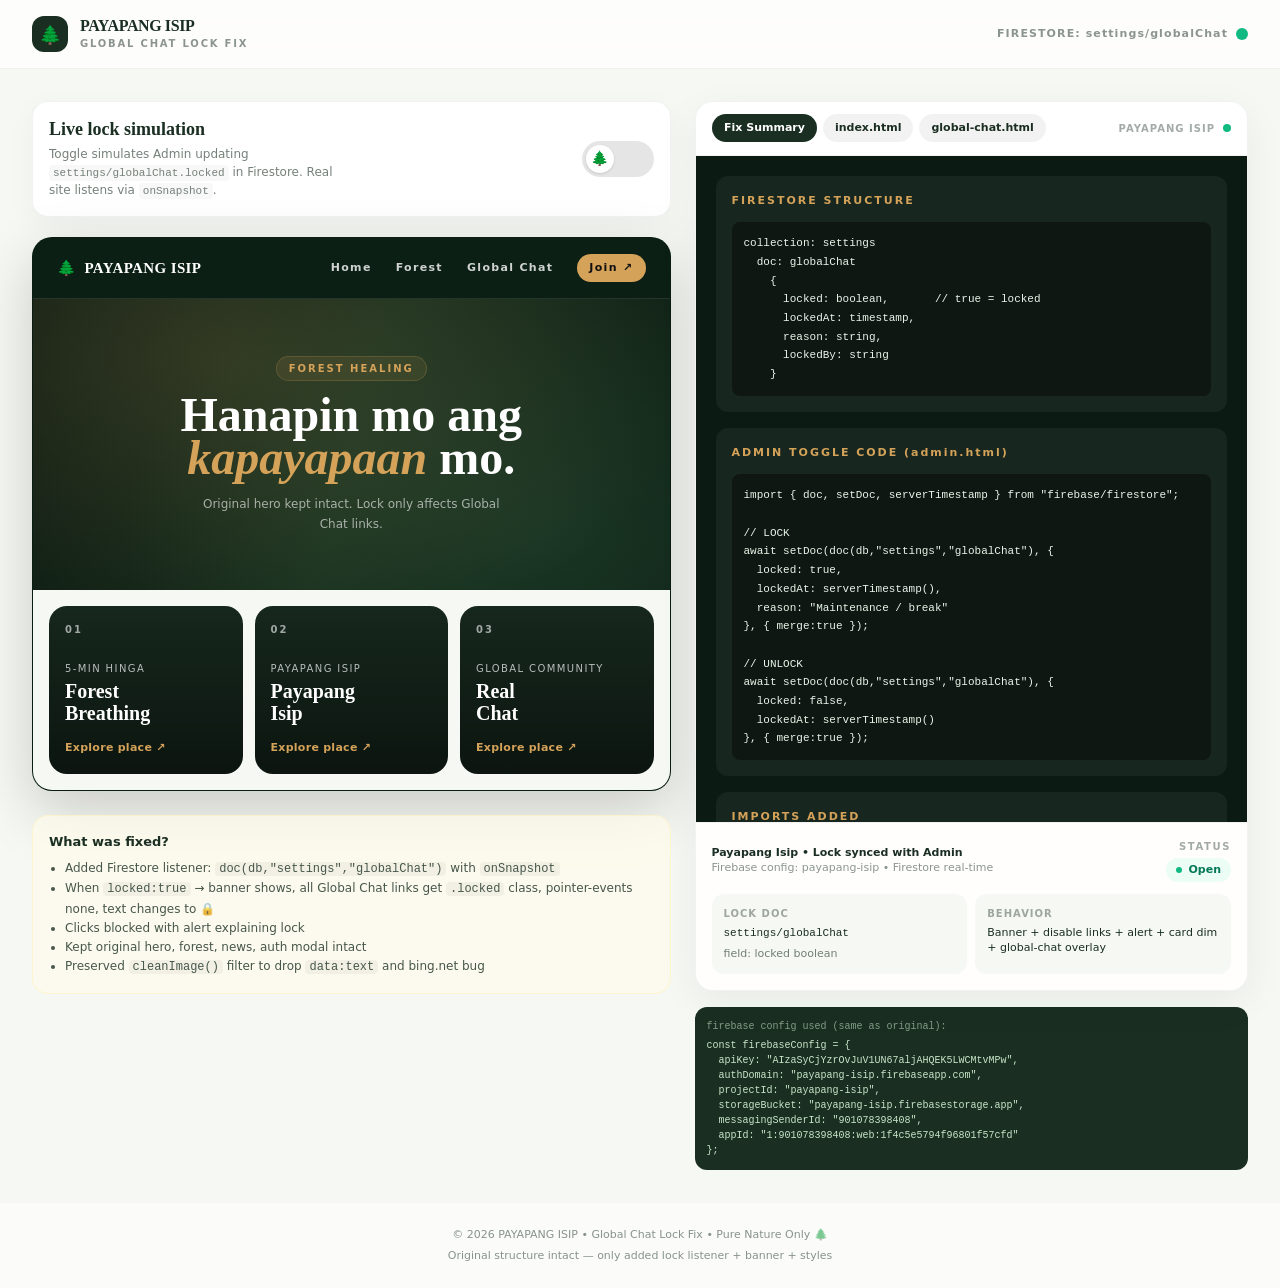
<file: index.html>
<!DOCTYPE html>
<html lang="en">
<head>
  <meta charset="UTF-8">
  <meta name="viewport" content="width=device-width, initial-scale=1">
  <title>React Artifact</title>
  <style>*,:after,:before{--tw-border-spacing-x:0;--tw-border-spacing-y:0;--tw-translate-x:0;--tw-translate-y:0;--tw-rotate:0;--tw-skew-x:0;--tw-skew-y:0;--tw-scale-x:1;--tw-scale-y:1;--tw-pan-x: ;--tw-pan-y: ;--tw-pinch-zoom: ;--tw-scroll-snap-strictness:proximity;--tw-gradient-from-position: ;--tw-gradient-via-position: ;--tw-gradient-to-position: ;--tw-ordinal: ;--tw-slashed-zero: ;--tw-numeric-figure: ;--tw-numeric-spacing: ;--tw-numeric-fraction: ;--tw-ring-inset: ;--tw-ring-offset-width:0px;--tw-ring-offset-color:#fff;--tw-ring-color:rgba(59,130,246,.5);--tw-ring-offset-shadow:0 0 #0000;--tw-ring-shadow:0 0 #0000;--tw-shadow:0 0 #0000;--tw-shadow-colored:0 0 #0000;--tw-blur: ;--tw-brightness: ;--tw-contrast: ;--tw-grayscale: ;--tw-hue-rotate: ;--tw-invert: ;--tw-saturate: ;--tw-sepia: ;--tw-drop-shadow: ;--tw-backdrop-blur: ;--tw-backdrop-brightness: ;--tw-backdrop-contrast: ;--tw-backdrop-grayscale: ;--tw-backdrop-hue-rotate: ;--tw-backdrop-invert: ;--tw-backdrop-opacity: ;--tw-backdrop-saturate: ;--tw-backdrop-sepia: ;--tw-contain-size: ;--tw-contain-layout: ;--tw-contain-paint: ;--tw-contain-style: }::backdrop{--tw-border-spacing-x:0;--tw-border-spacing-y:0;--tw-translate-x:0;--tw-translate-y:0;--tw-rotate:0;--tw-skew-x:0;--tw-skew-y:0;--tw-scale-x:1;--tw-scale-y:1;--tw-pan-x: ;--tw-pan-y: ;--tw-pinch-zoom: ;--tw-scroll-snap-strictness:proximity;--tw-gradient-from-position: ;--tw-gradient-via-position: ;--tw-gradient-to-position: ;--tw-ordinal: ;--tw-slashed-zero: ;--tw-numeric-figure: ;--tw-numeric-spacing: ;--tw-numeric-fraction: ;--tw-ring-inset: ;--tw-ring-offset-width:0px;--tw-ring-offset-color:#fff;--tw-ring-color:rgba(59,130,246,.5);--tw-ring-offset-shadow:0 0 #0000;--tw-ring-shadow:0 0 #0000;--tw-shadow:0 0 #0000;--tw-shadow-colored:0 0 #0000;--tw-blur: ;--tw-brightness: ;--tw-contrast: ;--tw-grayscale: ;--tw-hue-rotate: ;--tw-invert: ;--tw-saturate: ;--tw-sepia: ;--tw-drop-shadow: ;--tw-backdrop-blur: ;--tw-backdrop-brightness: ;--tw-backdrop-contrast: ;--tw-backdrop-grayscale: ;--tw-backdrop-hue-rotate: ;--tw-backdrop-invert: ;--tw-backdrop-opacity: ;--tw-backdrop-saturate: ;--tw-backdrop-sepia: ;--tw-contain-size: ;--tw-contain-layout: ;--tw-contain-paint: ;--tw-contain-style: }/*! tailwindcss v3.4.18 | MIT License | https://tailwindcss.com*/*,:after,:before{box-sizing:border-box;border:0 solid #e5e7eb}:after,:before{--tw-content:""}:host,html{line-height:1.5;-webkit-text-size-adjust:100%;-moz-tab-size:4;-o-tab-size:4;tab-size:4;font-family:ui-sans-serif,system-ui,sans-serif,Apple Color Emoji,Segoe UI Emoji,Segoe UI Symbol,Noto Color Emoji;font-feature-settings:normal;font-variation-settings:normal;-webkit-tap-highlight-color:transparent}body{line-height:inherit}hr{height:0;color:inherit;border-top-width:1px}abbr:where([title]){-webkit-text-decoration:underline dotted;text-decoration:underline dotted}h1,h2,h3,h4,h5,h6{font-size:inherit;font-weight:inherit}a{color:inherit;text-decoration:inherit}b,strong{font-weight:bolder}code,kbd,pre,samp{font-family:ui-monospace,SFMono-Regular,Menlo,Monaco,Consolas,Liberation Mono,Courier New,monospace;font-feature-settings:normal;font-variation-settings:normal;font-size:1em}small{font-size:80%}sub,sup{font-size:75%;line-height:0;position:relative;vertical-align:baseline}sub{bottom:-.25em}sup{top:-.5em}table{text-indent:0;border-color:inherit;border-collapse:collapse}button,input,optgroup,select,textarea{font-family:inherit;font-feature-settings:inherit;font-variation-settings:inherit;font-size:100%;font-weight:inherit;line-height:inherit;letter-spacing:inherit;color:inherit;margin:0;padding:0}button,select{text-transform:none}button,input:where([type=button]),input:where([type=reset]),input:where([type=submit]){-webkit-appearance:button;background-color:transparent;background-image:none}:-moz-focusring{outline:auto}:-moz-ui-invalid{box-shadow:none}progress{vertical-align:baseline}::-webkit-inner-spin-button,::-webkit-outer-spin-button{height:auto}[type=search]{-webkit-appearance:textfield;outline-offset:-2px}::-webkit-search-decoration{-webkit-appearance:none}::-webkit-file-upload-button{-webkit-appearance:button;font:inherit}summary{display:list-item}blockquote,dd,dl,figure,h1,h2,h3,h4,h5,h6,hr,p,pre{margin:0}fieldset{margin:0}fieldset,legend{padding:0}menu,ol,ul{list-style:none;margin:0;padding:0}dialog{padding:0}textarea{resize:vertical}input::-moz-placeholder,textarea::-moz-placeholder{opacity:1;color:#9ca3af}input::placeholder,textarea::placeholder{opacity:1;color:#9ca3af}[role=button],button{cursor:pointer}:disabled{cursor:default}audio,canvas,embed,iframe,img,object,svg,video{display:block;vertical-align:middle}img,video{max-width:100%;height:auto}[hidden]:where(:not([hidden=until-found])){display:none}.pointer-events-none{pointer-events:none}.fixed{position:fixed}.relative{position:relative}.sticky{position:sticky}.top-0{top:0}.top-\[88px\]{top:88px}.z-10{z-index:10}.z-50{z-index:50}.order-1{order:1}.order-2{order:2}.mx-auto{margin-left:auto;margin-right:auto}.mb-3{margin-bottom:.75rem}.mb-5{margin-bottom:1.25rem}.ml-2{margin-left:.5rem}.mt-0\.5{margin-top:.125rem}.mt-1{margin-top:.25rem}.mt-2{margin-top:.5rem}.mt-3{margin-top:.75rem}.mt-4{margin-top:1rem}.mt-6{margin-top:1.5rem}.block{display:block}.inline-block{display:inline-block}.flex{display:flex}.inline-flex{display:inline-flex}.grid{display:grid}.hidden{display:none}.h-1\.5{height:.375rem}.h-2{height:.5rem}.h-3{height:.75rem}.h-9{height:2.25rem}.h-\[28px\]{height:28px}.h-\[36px\]{height:36px}.max-h-\[74vh\]{max-height:74vh}.min-h-screen{min-height:100vh}.w-1\.5{width:.375rem}.w-2{width:.5rem}.w-3{width:.75rem}.w-9{width:2.25rem}.w-\[28px\]{width:28px}.w-\[72px\]{width:72px}.w-fit{width:-moz-fit-content;width:fit-content}.max-w-\[1400px\]{max-width:1400px}.max-w-\[38ch\]{max-width:38ch}.max-w-\[40ch\]{max-width:40ch}.flex-1{flex:1 1 0%}.translate-x-0{--tw-translate-x:0px}.translate-x-0,.translate-x-\[36px\]{transform:translate(var(--tw-translate-x),var(--tw-translate-y)) rotate(var(--tw-rotate)) skewX(var(--tw-skew-x)) skewY(var(--tw-skew-y)) scaleX(var(--tw-scale-x)) scaleY(var(--tw-scale-y))}.translate-x-\[36px\]{--tw-translate-x:36px}@keyframes pulse{50%{opacity:.5}}.animate-pulse{animation:pulse 2s cubic-bezier(.4,0,.6,1) infinite}.list-disc{list-style-type:disc}.grid-cols-2{grid-template-columns:repeat(2,minmax(0,1fr))}.flex-wrap{flex-wrap:wrap}.place-items-center{place-items:center}.items-center{align-items:center}.justify-between{justify-content:space-between}.gap-1\.5{gap:.375rem}.gap-2{gap:.5rem}.gap-3{gap:.75rem}.gap-4{gap:1rem}.gap-6{gap:1.5rem}.space-y-4>:not([hidden])~:not([hidden]){--tw-space-y-reverse:0;margin-top:calc(1rem*(1 - var(--tw-space-y-reverse)));margin-bottom:calc(1rem*var(--tw-space-y-reverse))}.overflow-auto{overflow:auto}.overflow-hidden{overflow:hidden}.whitespace-pre{white-space:pre}.whitespace-pre-wrap{white-space:pre-wrap}.break-words{overflow-wrap:break-word}.break-all{word-break:break-all}.rounded{border-radius:.25rem}.rounded-\[12px\]{border-radius:12px}.rounded-\[16px\]{border-radius:16px}.rounded-\[18px\]{border-radius:18px}.rounded-\[20px\]{border-radius:20px}.rounded-full{border-radius:9999px}.rounded-lg{border-radius:.5rem}.rounded-xl{border-radius:.75rem}.border{border-width:1px}.border-b{border-bottom-width:1px}.border-t{border-top-width:1px}.border-\[\#D4A259\]\/20{border-color:rgba(212,162,89,.2)}.border-amber-200\/30{border-color:hsla(48,97%,77%,.3)}.border-black\/5{border-color:rgba(0,0,0,.05)}.border-white\/10{border-color:hsla(0,0%,100%,.1)}.border-white\/20{border-color:hsla(0,0%,100%,.2)}.bg-\[\#0B1A12\]{--tw-bg-opacity:1;background-color:rgb(11 26 18/var(--tw-bg-opacity,1))}.bg-\[\#0B1F14\]{--tw-bg-opacity:1;background-color:rgb(11 31 20/var(--tw-bg-opacity,1))}.bg-\[\#1A2E22\]{--tw-bg-opacity:1;background-color:rgb(26 46 34/var(--tw-bg-opacity,1))}.bg-\[\#D4A259\]{--tw-bg-opacity:1;background-color:rgb(212 162 89/var(--tw-bg-opacity,1))}.bg-\[\#D4A259\]\/10{background-color:rgba(212,162,89,.1)}.bg-\[\#F6F8F3\]{--tw-bg-opacity:1;background-color:rgb(246 248 243/var(--tw-bg-opacity,1))}.bg-\[\#FFFEFD\]{--tw-bg-opacity:1;background-color:rgb(255 254 253/var(--tw-bg-opacity,1))}.bg-\[\#FFFEFD\]\/80{background-color:rgba(255,254,253,.8)}.bg-amber-50\/70{background-color:rgba(255,251,235,.7)}.bg-black\/10{background-color:rgba(0,0,0,.1)}.bg-black\/40{background-color:rgba(0,0,0,.4)}.bg-black\/5{background-color:rgba(0,0,0,.05)}.bg-emerald-50{--tw-bg-opacity:1;background-color:rgb(236 253 245/var(--tw-bg-opacity,1))}.bg-emerald-500{--tw-bg-opacity:1;background-color:rgb(16 185 129/var(--tw-bg-opacity,1))}.bg-red-50{--tw-bg-opacity:1;background-color:rgb(254 242 242/var(--tw-bg-opacity,1))}.bg-red-500{--tw-bg-opacity:1;background-color:rgb(239 68 68/var(--tw-bg-opacity,1))}.bg-white{--tw-bg-opacity:1;background-color:rgb(255 255 255/var(--tw-bg-opacity,1))}.bg-white\/10{background-color:hsla(0,0%,100%,.1)}.bg-white\/5{background-color:hsla(0,0%,100%,.05)}.bg-\[radial-gradient\(800px_500px_at_30\%_20\%\2c rgba\(212\2c 162\2c 89\2c \.18\)\2c transparent_60\%\)\2c radial-gradient\(600px_400px_at_80\%_80\%\2c rgba\(45\2c 90\2c 61\2c \.35\)\2c transparent_70\%\)\2c linear-gradient\(105deg\2c \#0B1A12_0\%\2c \#122A1B_50\%\2c \#0D1E14_100\%\)\]{background-image:radial-gradient(800px 500px at 30% 20%,rgba(212,162,89,.18),transparent 60%),radial-gradient(600px 400px at 80% 80%,rgba(45,90,61,.35),transparent 70%),linear-gradient(105deg,#0b1a12,#122a1b 50%,#0d1e14)}.p-1{padding:.25rem}.p-3{padding:.75rem}.p-4{padding:1rem}.px-1{padding-left:.25rem;padding-right:.25rem}.px-2\.5{padding-left:.625rem;padding-right:.625rem}.px-3{padding-left:.75rem;padding-right:.75rem}.px-4{padding-left:1rem;padding-right:1rem}.px-5{padding-left:1.25rem;padding-right:1.25rem}.px-6{padding-left:1.5rem;padding-right:1.5rem}.py-0\.5{padding-top:.125rem;padding-bottom:.125rem}.py-1{padding-top:.25rem;padding-bottom:.25rem}.py-1\.5{padding-top:.375rem;padding-bottom:.375rem}.py-10{padding-top:2.5rem;padding-bottom:2.5rem}.py-2{padding-top:.5rem;padding-bottom:.5rem}.py-2\.5{padding-top:.625rem;padding-bottom:.625rem}.py-3{padding-top:.75rem;padding-bottom:.75rem}.py-4{padding-top:1rem;padding-bottom:1rem}.py-6{padding-top:1.5rem;padding-bottom:1.5rem}.pl-4{padding-left:1rem}.text-center{text-align:center}.text-right{text-align:right}.font-mono{font-family:ui-monospace,SFMono-Regular,Menlo,Monaco,Consolas,Liberation Mono,Courier New,monospace}.font-sans{font-family:ui-sans-serif,system-ui,sans-serif,Apple Color Emoji,Segoe UI Emoji,Segoe UI Symbol,Noto Color Emoji}.font-serif{font-family:ui-serif,Georgia,Cambria,Times New Roman,Times,serif}.text-\[10\.5px\]{font-size:10.5px}.text-\[10px\]{font-size:10px}.text-\[11px\]{font-size:11px}.text-\[12px\]{font-size:12px}.text-\[13px\]{font-size:13px}.text-\[14px\]{font-size:14px}.text-\[15px\]{font-size:15px}.text-\[16px\]{font-size:16px}.text-\[18px\]{font-size:18px}.text-\[20px\]{font-size:20px}.text-\[36px\]{font-size:36px}.font-black{font-weight:900}.font-bold{font-weight:700}.font-semibold{font-weight:600}.italic{font-style:italic}.leading-\[0\.9\]{line-height:.9}.leading-\[1\.1\]{line-height:1.1}.leading-\[1\.4\]{line-height:1.4}.leading-\[1\.5\]{line-height:1.5}.leading-\[1\.6\]{line-height:1.6}.leading-\[1\.7\]{line-height:1.7}.leading-none{line-height:1}.leading-tight{line-height:1.25}.tracking-\[0\.12em\]{letter-spacing:.12em}.tracking-\[0\.14em\]{letter-spacing:.14em}.tracking-\[0\.16em\]{letter-spacing:.16em}.tracking-\[0\.18em\]{letter-spacing:.18em}.tracking-\[0\.2em\]{letter-spacing:.2em}.tracking-tight{letter-spacing:-.025em}.tracking-wide{letter-spacing:.025em}.tracking-widest{letter-spacing:.1em}.text-\[\#111\]{--tw-text-opacity:1;color:rgb(17 17 17/var(--tw-text-opacity,1))}.text-\[\#1A2E22\]{--tw-text-opacity:1;color:rgb(26 46 34/var(--tw-text-opacity,1))}.text-\[\#C8E6C9\]{--tw-text-opacity:1;color:rgb(200 230 201/var(--tw-text-opacity,1))}.text-\[\#D4A259\]{--tw-text-opacity:1;color:rgb(212 162 89/var(--tw-text-opacity,1))}.text-\[\#E8F5E9\]{--tw-text-opacity:1;color:rgb(232 245 233/var(--tw-text-opacity,1))}.text-emerald-700{--tw-text-opacity:1;color:rgb(4 120 87/var(--tw-text-opacity,1))}.text-red-700{--tw-text-opacity:1;color:rgb(185 28 28/var(--tw-text-opacity,1))}.text-white{--tw-text-opacity:1;color:rgb(255 255 255/var(--tw-text-opacity,1))}.line-through{text-decoration-line:line-through}.decoration-\[\#D4A259\]{text-decoration-color:#d4a259}.antialiased{-webkit-font-smoothing:antialiased;-moz-osx-font-smoothing:grayscale}.opacity-40{opacity:.4}.opacity-50{opacity:.5}.opacity-60{opacity:.6}.opacity-70{opacity:.7}.opacity-80{opacity:.8}.opacity-90{opacity:.9}.shadow{--tw-shadow:0 1px 3px 0 rgba(0,0,0,.1),0 1px 2px -1px rgba(0,0,0,.1);--tw-shadow-colored:0 1px 3px 0 var(--tw-shadow-color),0 1px 2px -1px var(--tw-shadow-color)}.shadow,.shadow-\[0_12px_40px_rgba\(0\2c 0\2c 0\2c \.06\)\]{box-shadow:var(--tw-ring-offset-shadow,0 0 #0000),var(--tw-ring-shadow,0 0 #0000),var(--tw-shadow)}.shadow-\[0_12px_40px_rgba\(0\2c 0\2c 0\2c \.06\)\]{--tw-shadow:0 12px 40px rgba(0,0,0,.06);--tw-shadow-colored:0 12px 40px var(--tw-shadow-color)}.shadow-\[0_20px_60px_rgba\(0\2c 0\2c 0\2c \.18\)\]{--tw-shadow:0 20px 60px rgba(0,0,0,.18);--tw-shadow-colored:0 20px 60px var(--tw-shadow-color);box-shadow:var(--tw-ring-offset-shadow,0 0 #0000),var(--tw-ring-shadow,0 0 #0000),var(--tw-shadow)}.shadow-\[0_8px_30px_rgba\(0\2c 0\2c 0\2c \.04\)\]{--tw-shadow:0 8px 30px rgba(0,0,0,.04);--tw-shadow-colored:0 8px 30px var(--tw-shadow-color)}.shadow-\[0_8px_30px_rgba\(0\2c 0\2c 0\2c \.04\)\],.shadow-lg{box-shadow:var(--tw-ring-offset-shadow,0 0 #0000),var(--tw-ring-shadow,0 0 #0000),var(--tw-shadow)}.shadow-lg{--tw-shadow:0 10px 15px -3px rgba(0,0,0,.1),0 4px 6px -4px rgba(0,0,0,.1);--tw-shadow-colored:0 10px 15px -3px var(--tw-shadow-color),0 4px 6px -4px var(--tw-shadow-color)}.blur{--tw-blur:blur(8px)}.blur,.grayscale-\[0\.25\]{filter:var(--tw-blur) var(--tw-brightness) var(--tw-contrast) var(--tw-grayscale) var(--tw-hue-rotate) var(--tw-invert) var(--tw-saturate) var(--tw-sepia) var(--tw-drop-shadow)}.grayscale-\[0\.25\]{--tw-grayscale:grayscale(0.25)}.filter{filter:var(--tw-blur) var(--tw-brightness) var(--tw-contrast) var(--tw-grayscale) var(--tw-hue-rotate) var(--tw-invert) var(--tw-saturate) var(--tw-sepia) var(--tw-drop-shadow)}.backdrop-blur-xl{--tw-backdrop-blur:blur(24px);backdrop-filter:var(--tw-backdrop-blur) var(--tw-backdrop-brightness) var(--tw-backdrop-contrast) var(--tw-backdrop-grayscale) var(--tw-backdrop-hue-rotate) var(--tw-backdrop-invert) var(--tw-backdrop-opacity) var(--tw-backdrop-saturate) var(--tw-backdrop-sepia)}.transition{transition-property:color,background-color,border-color,text-decoration-color,fill,stroke,opacity,box-shadow,transform,filter,backdrop-filter;transition-timing-function:cubic-bezier(.4,0,.2,1);transition-duration:.15s}.transition-all{transition-property:all;transition-timing-function:cubic-bezier(.4,0,.2,1);transition-duration:.15s}.transition-colors{transition-property:color,background-color,border-color,text-decoration-color,fill,stroke;transition-timing-function:cubic-bezier(.4,0,.2,1);transition-duration:.15s}.duration-300{transition-duration:.3s}#root,body,html{min-height:100%}body{margin:0;font-family:Inter,ui-sans-serif,system-ui,-apple-system,BlinkMacSystemFont,Segoe UI,sans-serif}[role=button]:not([aria-disabled=true]),button:not(:disabled),label[for],select:not(:disabled),summary{cursor:pointer}.selection\:bg-\[\#1A2E22\] ::-moz-selection{--tw-bg-opacity:1;background-color:rgb(26 46 34/var(--tw-bg-opacity,1))}.selection\:bg-\[\#1A2E22\] ::selection{--tw-bg-opacity:1;background-color:rgb(26 46 34/var(--tw-bg-opacity,1))}.selection\:text-\[\#C8E6C9\] ::-moz-selection{--tw-text-opacity:1;color:rgb(200 230 201/var(--tw-text-opacity,1))}.selection\:text-\[\#C8E6C9\] ::selection{--tw-text-opacity:1;color:rgb(200 230 201/var(--tw-text-opacity,1))}.selection\:bg-\[\#1A2E22\]::-moz-selection{--tw-bg-opacity:1;background-color:rgb(26 46 34/var(--tw-bg-opacity,1))}.selection\:bg-\[\#1A2E22\]::selection{--tw-bg-opacity:1;background-color:rgb(26 46 34/var(--tw-bg-opacity,1))}.selection\:text-\[\#C8E6C9\]::-moz-selection{--tw-text-opacity:1;color:rgb(200 230 201/var(--tw-text-opacity,1))}.selection\:text-\[\#C8E6C9\]::selection{--tw-text-opacity:1;color:rgb(200 230 201/var(--tw-text-opacity,1))}.hover\:-translate-y-1:hover{--tw-translate-y:-0.25rem;transform:translate(var(--tw-translate-x),var(--tw-translate-y)) rotate(var(--tw-rotate)) skewX(var(--tw-skew-x)) skewY(var(--tw-skew-y)) scaleX(var(--tw-scale-x)) scaleY(var(--tw-scale-y))}.hover\:bg-\[\#c49a4a\]:hover{--tw-bg-opacity:1;background-color:rgb(196 154 74/var(--tw-bg-opacity,1))}.hover\:bg-black\/10:hover{background-color:rgba(0,0,0,.1)}.hover\:bg-white\/10:hover{background-color:hsla(0,0%,100%,.1)}.hover\:bg-white\/20:hover{background-color:hsla(0,0%,100%,.2)}.hover\:bg-white\/90:hover{background-color:hsla(0,0%,100%,.9)}.hover\:underline:hover{text-decoration-line:underline}.hover\:opacity-100:hover{opacity:1}@media (min-width:768px){.md\:mt-6{margin-top:1.5rem}.md\:block{display:block}.md\:inline-block{display:inline-block}.md\:inline{display:inline}.md\:grid-cols-3{grid-template-columns:repeat(3,minmax(0,1fr))}.md\:grid-cols-\[1\.1fr_0\.9fr\]{grid-template-columns:1.1fr .9fr}.md\:gap-6{gap:1.5rem}.md\:p-4{padding:1rem}.md\:p-5{padding:1.25rem}.md\:px-10{padding-left:2.5rem;padding-right:2.5rem}.md\:px-6{padding-left:1.5rem;padding-right:1.5rem}.md\:px-8{padding-left:2rem;padding-right:2rem}.md\:py-14{padding-top:3.5rem;padding-bottom:3.5rem}.md\:py-8{padding-top:2rem;padding-bottom:2rem}.md\:text-\[48px\]{font-size:48px}}</style>
</head>
<body>
  <div id="root"></div>
  
  <script type="module">var Qc=Object.create;var{getPrototypeOf:Gc,defineProperty:Il,getOwnPropertyNames:Kc}=Object;var Yc=Object.prototype.hasOwnProperty;var mt=(e,t,n)=>{n=e!=null?Qc(Gc(e)):{};let r=t||!e||!e.__esModule?Il(n,"default",{value:e,enumerable:!0}):n;for(let l of Kc(e))if(!Yc.call(r,l))Il(r,l,{get:()=>e[l],enumerable:!0});return r};var ir=(e,t)=>()=>(t||e((t={exports:{}}).exports,t),t.exports);var jc=(e,t)=>{for(var n in t)Il(e,n,{get:t[n],enumerable:!0,configurable:!0,set:(r)=>t[n]=()=>r})};var Xc=(e,t)=>()=>(e&&(t=e(e=0)),t);var cn=ir((dd)=>{var sn=Symbol.for("react.element"),Zc=Symbol.for("react.portal"),Jc=Symbol.for("react.fragment"),qc=Symbol.for("react.strict_mode"),bc=Symbol.for("react.profiler"),ed=Symbol.for("react.provider"),td=Symbol.for("react.context"),nd=Symbol.for("react.forward_ref"),rd=Symbol.for("react.suspense"),ld=Symbol.for("react.memo"),od=Symbol.for("react.lazy"),tu=Symbol.iterator;function id(e){if(e===null||typeof e!=="object")return null;return e=tu&&e[tu]||e["@@iterator"],typeof e==="function"?e:null}var lu={isMounted:function(){return!1},enqueueForceUpdate:function(){},enqueueReplaceState:function(){},enqueueSetState:function(){}},ou=Object.assign,iu={};function It(e,t,n){this.props=e,this.context=t,this.refs=iu,this.updater=n||lu}It.prototype.isReactComponent={};It.prototype.setState=function(e,t){if(typeof e!=="object"&&typeof e!=="function"&&e!=null)throw Error("setState(...): takes an object of state variables to update or a function which returns an object of state variables.");this.updater.enqueueSetState(this,e,t,"setState")};It.prototype.forceUpdate=function(e){this.updater.enqueueForceUpdate(this,e,"forceUpdate")};function uu(){}uu.prototype=It.prototype;function Rl(e,t,n){this.props=e,this.context=t,this.refs=iu,this.updater=n||lu}var Fl=Rl.prototype=new uu;Fl.constructor=Rl;ou(Fl,It.prototype);Fl.isPureReactComponent=!0;var nu=Array.isArray,au=Object.prototype.hasOwnProperty,Ol={current:null},su={key:!0,ref:!0,__self:!0,__source:!0};function cu(e,t,n){var r,l={},o=null,i=null;if(t!=null)for(r in t.ref!==void 0&&(i=t.ref),t.key!==void 0&&(o=""+t.key),t)au.call(t,r)&&!su.hasOwnProperty(r)&&(l[r]=t[r]);var u=arguments.length-2;if(u===1)l.children=n;else if(1<u){for(var a=Array(u),c=0;c<u;c++)a[c]=arguments[c+2];l.children=a}if(e&&e.defaultProps)for(r in u=e.defaultProps,u)l[r]===void 0&&(l[r]=u[r]);return{$$typeof:sn,type:e,key:o,ref:i,props:l,_owner:Ol.current}}function ud(e,t){return{$$typeof:sn,type:e.type,key:t,ref:e.ref,props:e.props,_owner:e._owner}}function Dl(e){return typeof e==="object"&&e!==null&&e.$$typeof===sn}function ad(e){var t={"=":"=0",":":"=2"};return"$"+e.replace(/[=:]/g,function(n){return t[n]})}var ru=/\/+/g;function Al(e,t){return typeof e==="object"&&e!==null&&e.key!=null?ad(""+e.key):t.toString(36)}function ar(e,t,n,r,l){var o=typeof e;if(o==="undefined"||o==="boolean")e=null;var i=!1;if(e===null)i=!0;else switch(o){case"string":case"number":i=!0;break;case"object":switch(e.$$typeof){case sn:case Zc:i=!0}}if(i)return i=e,l=l(i),e=r===""?"."+Al(i,0):r,nu(l)?(n="",e!=null&&(n=e.replace(ru,"$&/")+"/"),ar(l,t,n,"",function(c){return c})):l!=null&&(Dl(l)&&(l=ud(l,n+(!l.key||i&&i.key===l.key?"":(""+l.key).replace(ru,"$&/")+"/")+e)),t.push(l)),1;if(i=0,r=r===""?".":r+":",nu(e))for(var u=0;u<e.length;u++){o=e[u];var a=r+Al(o,u);i+=ar(o,t,n,a,l)}else if(a=id(e),typeof a==="function")for(e=a.call(e),u=0;!(o=e.next()).done;)o=o.value,a=r+Al(o,u++),i+=ar(o,t,n,a,l);else if(o==="object")throw t=String(e),Error("Objects are not valid as a React child (found: "+(t==="[object Object]"?"object with keys {"+Object.keys(e).join(", ")+"}":t)+"). If you meant to render a collection of children, use an array instead.");return i}function ur(e,t,n){if(e==null)return e;var r=[],l=0;return ar(e,r,"","",function(o){return t.call(n,o,l++)}),r}function sd(e){if(e._status===-1){var t=e._result;t=t(),t.then(function(n){if(e._status===0||e._status===-1)e._status=1,e._result=n},function(n){if(e._status===0||e._status===-1)e._status=2,e._result=n}),e._status===-1&&(e._status=0,e._result=t)}if(e._status===1)return e._result.default;throw e._result}var ne={current:null},sr={transition:null},cd={ReactCurrentDispatcher:ne,ReactCurrentBatchConfig:sr,ReactCurrentOwner:Ol};function du(){throw Error("act(...) is not supported in production builds of React.")}dd.Children={map:ur,forEach:function(e,t,n){ur(e,function(){t.apply(this,arguments)},n)},count:function(e){var t=0;return ur(e,function(){t++}),t},toArray:function(e){return ur(e,function(t){return t})||[]},only:function(e){if(!Dl(e))throw Error("React.Children.only expected to receive a single React element child.");return e}};dd.Component=It;dd.Fragment=Jc;dd.Profiler=bc;dd.PureComponent=Rl;dd.StrictMode=qc;dd.Suspense=rd;dd.__SECRET_INTERNALS_DO_NOT_USE_OR_YOU_WILL_BE_FIRED=cd;dd.act=du;dd.cloneElement=function(e,t,n){if(e===null||e===void 0)throw Error("React.cloneElement(...): The argument must be a React element, but you passed "+e+".");var r=ou({},e.props),l=e.key,o=e.ref,i=e._owner;if(t!=null){if(t.ref!==void 0&&(o=t.ref,i=Ol.current),t.key!==void 0&&(l=""+t.key),e.type&&e.type.defaultProps)var u=e.type.defaultProps;for(a in t)au.call(t,a)&&!su.hasOwnProperty(a)&&(r[a]=t[a]===void 0&&u!==void 0?u[a]:t[a])}var a=arguments.length-2;if(a===1)r.children=n;else if(1<a){u=Array(a);for(var c=0;c<a;c++)u[c]=arguments[c+2];r.children=u}return{$$typeof:sn,type:e.type,key:l,ref:o,props:r,_owner:i}};dd.createContext=function(e){return e={$$typeof:td,_currentValue:e,_currentValue2:e,_threadCount:0,Provider:null,Consumer:null,_defaultValue:null,_globalName:null},e.Provider={$$typeof:ed,_context:e},e.Consumer=e};dd.createElement=cu;dd.createFactory=function(e){var t=cu.bind(null,e);return t.type=e,t};dd.createRef=function(){return{current:null}};dd.forwardRef=function(e){return{$$typeof:nd,render:e}};dd.isValidElement=Dl;dd.lazy=function(e){return{$$typeof:od,_payload:{_status:-1,_result:e},_init:sd}};dd.memo=function(e,t){return{$$typeof:ld,type:e,compare:t===void 0?null:t}};dd.startTransition=function(e){var t=sr.transition;sr.transition={};try{e()}finally{sr.transition=t}};dd.unstable_act=du;dd.useCallback=function(e,t){return ne.current.useCallback(e,t)};dd.useContext=function(e){return ne.current.useContext(e)};dd.useDebugValue=function(){};dd.useDeferredValue=function(e){return ne.current.useDeferredValue(e)};dd.useEffect=function(e,t){return ne.current.useEffect(e,t)};dd.useId=function(){return ne.current.useId()};dd.useImperativeHandle=function(e,t,n){return ne.current.useImperativeHandle(e,t,n)};dd.useInsertionEffect=function(e,t){return ne.current.useInsertionEffect(e,t)};dd.useLayoutEffect=function(e,t){return ne.current.useLayoutEffect(e,t)};dd.useMemo=function(e,t){return ne.current.useMemo(e,t)};dd.useReducer=function(e,t,n){return ne.current.useReducer(e,t,n)};dd.useRef=function(e){return ne.current.useRef(e)};dd.useState=function(e){return ne.current.useState(e)};dd.useSyncExternalStore=function(e,t,n){return ne.current.useSyncExternalStore(e,t,n)};dd.useTransition=function(){return ne.current.useTransition()};dd.version="18.3.1"});var yu=ir((Xd)=>{function Ul(e,t){var n=e.length;e.push(t);e:for(;0<n;){var r=n-1>>>1,l=e[r];if(0<cr(l,t))e[r]=t,e[n]=l,n=r;else break e}}function xe(e){return e.length===0?null:e[0]}function mr(e){if(e.length===0)return null;var t=e[0],n=e.pop();if(n!==t){e[0]=n;e:for(var r=0,l=e.length,o=l>>>1;r<o;){var i=2*(r+1)-1,u=e[i],a=i+1,c=e[a];if(0>cr(u,n))a<l&&0>cr(c,u)?(e[r]=c,e[a]=n,r=a):(e[r]=u,e[i]=n,r=i);else if(a<l&&0>cr(c,n))e[r]=c,e[a]=n,r=a;else break e}}return t}function cr(e,t){var n=e.sortIndex-t.sortIndex;return n!==0?n:e.id-t.id}if(typeof performance==="object"&&typeof performance.now==="function")Bl=performance,Xd.unstable_now=function(){return Bl.now()};else dr=Date,Hl=dr.now(),Xd.unstable_now=function(){return dr.now()-Hl};var Bl,dr,Hl,ze=[],Ye=[],jd=1,he=null,J=3,hr=!1,ht=!1,fn=!1,pu=typeof setTimeout==="function"?setTimeout:null,mu=typeof clearTimeout==="function"?clearTimeout:null,fu=typeof setImmediate<"u"?setImmediate:null;typeof navigator<"u"&&navigator.scheduling!==void 0&&navigator.scheduling.isInputPending!==void 0&&navigator.scheduling.isInputPending.bind(navigator.scheduling);function Vl(e){for(var t=xe(Ye);t!==null;){if(t.callback===null)mr(Ye);else if(t.startTime<=e)mr(Ye),t.sortIndex=t.expirationTime,Ul(ze,t);else break;t=xe(Ye)}}function Wl(e){if(fn=!1,Vl(e),!ht)if(xe(ze)!==null)ht=!0,Gl(Ql);else{var t=xe(Ye);t!==null&&Kl(Wl,t.startTime-e)}}function Ql(e,t){ht=!1,fn&&(fn=!1,mu(pn),pn=-1),hr=!0;var n=J;try{Vl(t);for(he=xe(ze);he!==null&&(!(he.expirationTime>t)||e&&!gu());){var r=he.callback;if(typeof r==="function"){he.callback=null,J=he.priorityLevel;var l=r(he.expirationTime<=t);t=Xd.unstable_now(),typeof l==="function"?he.callback=l:he===xe(ze)&&mr(ze),Vl(t)}else mr(ze);he=xe(ze)}if(he!==null)var o=!0;else{var i=xe(Ye);i!==null&&Kl(Wl,i.startTime-t),o=!1}return o}finally{he=null,J=n,hr=!1}}var vr=!1,fr=null,pn=-1,hu=5,vu=-1;function gu(){return Xd.unstable_now()-vu<hu?!1:!0}function Ml(){if(fr!==null){var e=Xd.unstable_now();vu=e;var t=!0;try{t=fr(!0,e)}finally{t?dn():(vr=!1,fr=null)}}else vr=!1}var dn;if(typeof fu==="function")dn=function(){fu(Ml)};else if(typeof MessageChannel<"u")pr=new MessageChannel,$l=pr.port2,pr.port1.onmessage=Ml,dn=function(){$l.postMessage(null)};else dn=function(){pu(Ml,0)};var pr,$l;function Gl(e){fr=e,vr||(vr=!0,dn())}function Kl(e,t){pn=pu(function(){e(Xd.unstable_now())},t)}Xd.unstable_IdlePriority=5;Xd.unstable_ImmediatePriority=1;Xd.unstable_LowPriority=4;Xd.unstable_NormalPriority=3;Xd.unstable_Profiling=null;Xd.unstable_UserBlockingPriority=2;Xd.unstable_cancelCallback=function(e){e.callback=null};Xd.unstable_continueExecution=function(){ht||hr||(ht=!0,Gl(Ql))};Xd.unstable_forceFrameRate=function(e){0>e||125<e?console.error("forceFrameRate takes a positive int between 0 and 125, forcing frame rates higher than 125 fps is not supported"):hu=0<e?Math.floor(1000/e):5};Xd.unstable_getCurrentPriorityLevel=function(){return J};Xd.unstable_getFirstCallbackNode=function(){return xe(ze)};Xd.unstable_next=function(e){switch(J){case 1:case 2:case 3:var t=3;break;default:t=J}var n=J;J=t;try{return e()}finally{J=n}};Xd.unstable_pauseExecution=function(){};Xd.unstable_requestPaint=function(){};Xd.unstable_runWithPriority=function(e,t){switch(e){case 1:case 2:case 3:case 4:case 5:break;default:e=3}var n=J;J=e;try{return t()}finally{J=n}};Xd.unstable_scheduleCallback=function(e,t,n){var r=Xd.unstable_now();switch(typeof n==="object"&&n!==null?(n=n.delay,n=typeof n==="number"&&0<n?r+n:r):n=r,e){case 1:var l=-1;break;case 2:l=250;break;case 5:l=1073741823;break;case 4:l=1e4;break;default:l=5000}return l=n+l,e={id:jd++,callback:t,priorityLevel:e,startTime:n,expirationTime:l,sortIndex:-1},n>r?(e.sortIndex=n,Ul(Ye,e),xe(ze)===null&&e===xe(Ye)&&(fn?(mu(pn),pn=-1):fn=!0,Kl(Wl,n-r))):(e.sortIndex=l,Ul(ze,e),ht||hr||(ht=!0,Gl(Ql))),e};Xd.unstable_shouldYield=gu;Xd.unstable_wrapCallback=function(e){var t=J;return function(){var n=J;J=t;try{return e.apply(this,arguments)}finally{J=n}}}});var bi={};jc(bi,{version:()=>Ac,unstable_renderSubtreeIntoContainer:()=>Ic,unstable_batchedUpdates:()=>zc,unmountComponentAtNode:()=>Tc,render:()=>Pc,hydrateRoot:()=>Lc,hydrate:()=>_c,flushSync:()=>Nc,findDOMNode:()=>Ec,createRoot:()=>Cc,createPortal:()=>xc,__SECRET_INTERNALS_DO_NOT_USE_OR_YOU_WILL_BE_FIRED:()=>Sc});function v(e){for(var t="https://reactjs.org/docs/error-decoder.html?invariant="+e,n=1;n<arguments.length;n++)t+="&args[]="+encodeURIComponent(arguments[n]);return"Minified React error #"+e+"; visit "+t+" for the full message or use the non-minified dev environment for full errors and additional helpful warnings."}function Tt(e,t){bt(e,t),bt(e+"Capture",t)}function bt(e,t){Un[e]=t;for(e=0;e<t.length;e++)Ea.add(t[e])}function vf(e){if(ho.call(wu,e))return!0;if(ho.call(ku,e))return!1;if(hf.test(e))return wu[e]=!0;return ku[e]=!0,!1}function gf(e,t,n,r){if(n!==null&&n.type===0)return!1;switch(typeof t){case"function":case"symbol":return!0;case"boolean":if(r)return!1;if(n!==null)return!n.acceptsBooleans;return e=e.toLowerCase().slice(0,5),e!=="data-"&&e!=="aria-";default:return!1}}function yf(e,t,n,r){if(t===null||typeof t>"u"||gf(e,t,n,r))return!0;if(r)return!1;if(n!==null)switch(n.type){case 3:return!t;case 4:return t===!1;case 5:return isNaN(t);case 6:return isNaN(t)||1>t}return!1}function oe(e,t,n,r,l,o,i){this.acceptsBooleans=t===2||t===3||t===4,this.attributeName=r,this.attributeNamespace=l,this.mustUseProperty=n,this.propertyName=e,this.type=t,this.sanitizeURL=o,this.removeEmptyString=i}function ci(e){return e[1].toUpperCase()}function di(e,t,n,r){var l=Z.hasOwnProperty(t)?Z[t]:null;if(l!==null?l.type!==0:r||!(2<t.length)||t[0]!=="o"&&t[0]!=="O"||t[1]!=="n"&&t[1]!=="N")yf(t,n,l,r)&&(n=null),r||l===null?vf(t)&&(n===null?e.removeAttribute(t):e.setAttribute(t,""+n)):l.mustUseProperty?e[l.propertyName]=n===null?l.type===3?!1:"":n:(t=l.attributeName,r=l.attributeNamespace,n===null?e.removeAttribute(t):(l=l.type,n=l===3||l===4&&n===!0?"":""+n,r?e.setAttributeNS(r,t,n):e.setAttribute(t,n)))}function mn(e){if(e===null||typeof e!=="object")return null;return e=Su&&e[Su]||e["@@iterator"],typeof e==="function"?e:null}function Sn(e){if(Yl===void 0)try{throw Error()}catch(n){var t=n.stack.trim().match(/\n( *(at )?)/);Yl=t&&t[1]||""}return`
`+Yl+e}function Xl(e,t){if(!e||jl)return"";jl=!0;var n=Error.prepareStackTrace;Error.prepareStackTrace=void 0;try{if(t)if(t=function(){throw Error()},Object.defineProperty(t.prototype,"props",{set:function(){throw Error()}}),typeof Reflect==="object"&&Reflect.construct){try{Reflect.construct(t,[])}catch(c){var r=c}Reflect.construct(e,[],t)}else{try{t.call()}catch(c){r=c}e.call(t.prototype)}else{try{throw Error()}catch(c){r=c}e()}}catch(c){if(c&&r&&typeof c.stack==="string"){for(var l=c.stack.split(`
`),o=r.stack.split(`
`),i=l.length-1,u=o.length-1;1<=i&&0<=u&&l[i]!==o[u];)u--;for(;1<=i&&0<=u;i--,u--)if(l[i]!==o[u]){if(i!==1||u!==1)do if(i--,u--,0>u||l[i]!==o[u]){var a=`
`+l[i].replace(" at new "," at ");return e.displayName&&a.includes("<anonymous>")&&(a=a.replace("<anonymous>",e.displayName)),a}while(1<=i&&0<=u);break}}}finally{jl=!1,Error.prepareStackTrace=n}return(e=e?e.displayName||e.name:"")?Sn(e):""}function kf(e){switch(e.tag){case 5:return Sn(e.type);case 16:return Sn("Lazy");case 13:return Sn("Suspense");case 19:return Sn("SuspenseList");case 0:case 2:case 15:return e=Xl(e.type,!1),e;case 11:return e=Xl(e.type.render,!1),e;case 1:return e=Xl(e.type,!0),e;default:return""}}function ko(e){if(e==null)return null;if(typeof e==="function")return e.displayName||e.name||null;if(typeof e==="string")return e;switch(e){case Dt:return"Fragment";case Ot:return"Portal";case vo:return"Profiler";case fi:return"StrictMode";case go:return"Suspense";case yo:return"SuspenseList"}if(typeof e==="object")switch(e.$$typeof){case _a:return(e.displayName||"Context")+".Consumer";case Na:return(e._context.displayName||"Context")+".Provider";case pi:var t=e.render;return e=e.displayName,e||(e=t.displayName||t.name||"",e=e!==""?"ForwardRef("+e+")":"ForwardRef"),e;case mi:return t=e.displayName||null,t!==null?t:ko(e.type)||"Memo";case Xe:t=e._payload,e=e._init;try{return ko(e(t))}catch(n){}}return null}function wf(e){var t=e.type;switch(e.tag){case 24:return"Cache";case 9:return(t.displayName||"Context")+".Consumer";case 10:return(t._context.displayName||"Context")+".Provider";case 18:return"DehydratedFragment";case 11:return e=t.render,e=e.displayName||e.name||"",t.displayName||(e!==""?"ForwardRef("+e+")":"ForwardRef");case 7:return"Fragment";case 5:return t;case 4:return"Portal";case 3:return"Root";case 6:return"Text";case 16:return ko(t);case 8:return t===fi?"StrictMode":"Mode";case 22:return"Offscreen";case 12:return"Profiler";case 21:return"Scope";case 13:return"Suspense";case 19:return"SuspenseList";case 25:return"TracingMarker";case 1:case 0:case 17:case 2:case 14:case 15:if(typeof t==="function")return t.displayName||t.name||null;if(typeof t==="string")return t}return null}function st(e){switch(typeof e){case"boolean":case"number":case"string":case"undefined":return e;case"object":return e;default:return""}}function Pa(e){var t=e.type;return(e=e.nodeName)&&e.toLowerCase()==="input"&&(t==="checkbox"||t==="radio")}function Sf(e){var t=Pa(e)?"checked":"value",n=Object.getOwnPropertyDescriptor(e.constructor.prototype,t),r=""+e[t];if(!e.hasOwnProperty(t)&&typeof n<"u"&&typeof n.get==="function"&&typeof n.set==="function"){var{get:l,set:o}=n;return Object.defineProperty(e,t,{configurable:!0,get:function(){return l.call(this)},set:function(i){r=""+i,o.call(this,i)}}),Object.defineProperty(e,t,{enumerable:n.enumerable}),{getValue:function(){return r},setValue:function(i){r=""+i},stopTracking:function(){e._valueTracker=null,delete e[t]}}}}function yr(e){e._valueTracker||(e._valueTracker=Sf(e))}function Ta(e){if(!e)return!1;var t=e._valueTracker;if(!t)return!0;var n=t.getValue(),r="";return e&&(r=Pa(e)?e.checked?"true":"false":e.value),e=r,e!==n?(t.setValue(e),!0):!1}function Wr(e){if(e=e||(typeof document<"u"?document:void 0),typeof e>"u")return null;try{return e.activeElement||e.body}catch(t){return e.body}}function wo(e,t){var n=t.checked;return U({},t,{defaultChecked:void 0,defaultValue:void 0,value:void 0,checked:n!=null?n:e._wrapperState.initialChecked})}function xu(e,t){var n=t.defaultValue==null?"":t.defaultValue,r=t.checked!=null?t.checked:t.defaultChecked;n=st(t.value!=null?t.value:n),e._wrapperState={initialChecked:r,initialValue:n,controlled:t.type==="checkbox"||t.type==="radio"?t.checked!=null:t.value!=null}}function za(e,t){t=t.checked,t!=null&&di(e,"checked",t,!1)}function So(e,t){za(e,t);var n=st(t.value),r=t.type;if(n!=null)if(r==="number"){if(n===0&&e.value===""||e.value!=n)e.value=""+n}else e.value!==""+n&&(e.value=""+n);else if(r==="submit"||r==="reset"){e.removeAttribute("value");return}t.hasOwnProperty("value")?xo(e,t.type,n):t.hasOwnProperty("defaultValue")&&xo(e,t.type,st(t.defaultValue)),t.checked==null&&t.defaultChecked!=null&&(e.defaultChecked=!!t.defaultChecked)}function Cu(e,t,n){if(t.hasOwnProperty("value")||t.hasOwnProperty("defaultValue")){var r=t.type;if(!(r!=="submit"&&r!=="reset"||t.value!==void 0&&t.value!==null))return;t=""+e._wrapperState.initialValue,n||t===e.value||(e.value=t),e.defaultValue=t}n=e.name,n!==""&&(e.name=""),e.defaultChecked=!!e._wrapperState.initialChecked,n!==""&&(e.name=n)}function xo(e,t,n){if(t!=="number"||Wr(e.ownerDocument)!==e)n==null?e.defaultValue=""+e._wrapperState.initialValue:e.defaultValue!==""+n&&(e.defaultValue=""+n)}function Yt(e,t,n,r){if(e=e.options,t){t={};for(var l=0;l<n.length;l++)t["$"+n[l]]=!0;for(n=0;n<e.length;n++)l=t.hasOwnProperty("$"+e[n].value),e[n].selected!==l&&(e[n].selected=l),l&&r&&(e[n].defaultSelected=!0)}else{n=""+st(n),t=null;for(l=0;l<e.length;l++){if(e[l].value===n){e[l].selected=!0,r&&(e[l].defaultSelected=!0);return}t!==null||e[l].disabled||(t=e[l])}t!==null&&(t.selected=!0)}}function Co(e,t){if(t.dangerouslySetInnerHTML!=null)throw Error(v(91));return U({},t,{value:void 0,defaultValue:void 0,children:""+e._wrapperState.initialValue})}function Eu(e,t){var n=t.value;if(n==null){if(n=t.children,t=t.defaultValue,n!=null){if(t!=null)throw Error(v(92));if(xn(n)){if(1<n.length)throw Error(v(93));n=n[0]}t=n}t==null&&(t=""),n=t}e._wrapperState={initialValue:st(n)}}function Ia(e,t){var n=st(t.value),r=st(t.defaultValue);n!=null&&(n=""+n,n!==e.value&&(e.value=n),t.defaultValue==null&&e.defaultValue!==n&&(e.defaultValue=n)),r!=null&&(e.defaultValue=""+r)}function Nu(e){var t=e.textContent;t===e._wrapperState.initialValue&&t!==""&&t!==null&&(e.value=t)}function Aa(e){switch(e){case"svg":return"http://www.w3.org/2000/svg";case"math":return"http://www.w3.org/1998/Math/MathML";default:return"http://www.w3.org/1999/xhtml"}}function Eo(e,t){return e==null||e==="http://www.w3.org/1999/xhtml"?Aa(t):e==="http://www.w3.org/2000/svg"&&t==="foreignObject"?"http://www.w3.org/1999/xhtml":e}function Bn(e,t){if(t){var n=e.firstChild;if(n&&n===e.lastChild&&n.nodeType===3){n.nodeValue=t;return}}e.textContent=t}function Fa(e,t,n){return t==null||typeof t==="boolean"||t===""?"":n||typeof t!=="number"||t===0||Tn.hasOwnProperty(e)&&Tn[e]?(""+t).trim():t+"px"}function Oa(e,t){e=e.style;for(var n in t)if(t.hasOwnProperty(n)){var r=n.indexOf("--")===0,l=Fa(n,t[n],r);n==="float"&&(n="cssFloat"),r?e.setProperty(n,l):e[n]=l}}function No(e,t){if(t){if(Cf[e]&&(t.children!=null||t.dangerouslySetInnerHTML!=null))throw Error(v(137,e));if(t.dangerouslySetInnerHTML!=null){if(t.children!=null)throw Error(v(60));if(typeof t.dangerouslySetInnerHTML!=="object"||!("__html"in t.dangerouslySetInnerHTML))throw Error(v(61))}if(t.style!=null&&typeof t.style!=="object")throw Error(v(62))}}function _o(e,t){if(e.indexOf("-")===-1)return typeof t.is==="string";switch(e){case"annotation-xml":case"color-profile":case"font-face":case"font-face-src":case"font-face-uri":case"font-face-format":case"font-face-name":case"missing-glyph":return!1;default:return!0}}function hi(e){return e=e.target||e.srcElement||window,e.correspondingUseElement&&(e=e.correspondingUseElement),e.nodeType===3?e.parentNode:e}function _u(e){if(e=rr(e)){if(typeof Po!=="function")throw Error(v(280));var t=e.stateNode;t&&(t=gl(t),Po(e.stateNode,e.type,t))}}function Da(e){jt?Xt?Xt.push(e):Xt=[e]:jt=e}function Ma(){if(jt){var e=jt,t=Xt;if(Xt=jt=null,_u(e),t)for(e=0;e<t.length;e++)_u(t[e])}}function Ua(e,t){return e(t)}function Ba(){}function Ha(e,t,n){if(Zl)return e(t,n);Zl=!0;try{return Ua(e,t,n)}finally{if(Zl=!1,jt!==null||Xt!==null)Ba(),Ma()}}function Hn(e,t){var n=e.stateNode;if(n===null)return null;var r=gl(n);if(r===null)return null;n=r[t];e:switch(t){case"onClick":case"onClickCapture":case"onDoubleClick":case"onDoubleClickCapture":case"onMouseDown":case"onMouseDownCapture":case"onMouseMove":case"onMouseMoveCapture":case"onMouseUp":case"onMouseUpCapture":case"onMouseEnter":(r=!r.disabled)||(e=e.type,r=!(e==="button"||e==="input"||e==="select"||e==="textarea")),e=!r;break e;default:e=!1}if(e)return null;if(n&&typeof n!=="function")throw Error(v(231,t,typeof n));return n}function Ef(e,t,n,r,l,o,i,u,a){var c=Array.prototype.slice.call(arguments,3);try{t.apply(n,c)}catch(m){this.onError(m)}}function _f(e,t,n,r,l,o,i,u,a){zn=!1,Qr=null,Ef.apply(Nf,arguments)}function Lf(e,t,n,r,l,o,i,u,a){if(_f.apply(this,arguments),zn){if(zn){var c=Qr;zn=!1,Qr=null}else throw Error(v(198));Gr||(Gr=!0,zo=c)}}function zt(e){var t=e,n=e;if(e.alternate)for(;t.return;)t=t.return;else{e=t;do t=e,(t.flags&4098)!==0&&(n=t.return),e=t.return;while(e)}return t.tag===3?n:null}function Va(e){if(e.tag===13){var t=e.memoizedState;if(t===null&&(e=e.alternate,e!==null&&(t=e.memoizedState)),t!==null)return t.dehydrated}return null}function Lu(e){if(zt(e)!==e)throw Error(v(188))}function Pf(e){var t=e.alternate;if(!t){if(t=zt(e),t===null)throw Error(v(188));return t!==e?null:e}for(var n=e,r=t;;){var l=n.return;if(l===null)break;var o=l.alternate;if(o===null){if(r=l.return,r!==null){n=r;continue}break}if(l.child===o.child){for(o=l.child;o;){if(o===n)return Lu(l),e;if(o===r)return Lu(l),t;o=o.sibling}throw Error(v(188))}if(n.return!==r.return)n=l,r=o;else{for(var i=!1,u=l.child;u;){if(u===n){i=!0,n=l,r=o;break}if(u===r){i=!0,r=l,n=o;break}u=u.sibling}if(!i){for(u=o.child;u;){if(u===n){i=!0,n=o,r=l;break}if(u===r){i=!0,r=o,n=l;break}u=u.sibling}if(!i)throw Error(v(189))}}if(n.alternate!==r)throw Error(v(190))}if(n.tag!==3)throw Error(v(188));return n.stateNode.current===n?e:t}function $a(e){return e=Pf(e),e!==null?Wa(e):null}function Wa(e){if(e.tag===5||e.tag===6)return e;for(e=e.child;e!==null;){var t=Wa(e);if(t!==null)return t;e=e.sibling}return null}function Rf(e){if(Fe&&typeof Fe.onCommitFiberRoot==="function")try{Fe.onCommitFiberRoot(pl,e,void 0,(e.current.flags&128)===128)}catch(t){}}function Df(e){return e>>>=0,e===0?32:31-(Ff(e)/Of|0)|0}function Cn(e){switch(e&-e){case 1:return 1;case 2:return 2;case 4:return 4;case 8:return 8;case 16:return 16;case 32:return 32;case 64:case 128:case 256:case 512:case 1024:case 2048:case 4096:case 8192:case 16384:case 32768:case 65536:case 131072:case 262144:case 524288:case 1048576:case 2097152:return e&4194240;case 4194304:case 8388608:case 16777216:case 33554432:case 67108864:return e&130023424;case 134217728:return 134217728;case 268435456:return 268435456;case 536870912:return 536870912;case 1073741824:return 1073741824;default:return e}}function Yr(e,t){var n=e.pendingLanes;if(n===0)return 0;var r=0,l=e.suspendedLanes,o=e.pingedLanes,i=n&268435455;if(i!==0){var u=i&~l;u!==0?r=Cn(u):(o&=i,o!==0&&(r=Cn(o)))}else i=n&~l,i!==0?r=Cn(i):o!==0&&(r=Cn(o));if(r===0)return 0;if(t!==0&&t!==r&&(t&l)===0&&(l=r&-r,o=t&-t,l>=o||l===16&&(o&4194240)!==0))return t;if((r&4)!==0&&(r|=n&16),t=e.entangledLanes,t!==0)for(e=e.entanglements,t&=r;0<t;)n=31-Le(t),l=1<<n,r|=e[n],t&=~l;return r}function Mf(e,t){switch(e){case 1:case 2:case 4:return t+250;case 8:case 16:case 32:case 64:case 128:case 256:case 512:case 1024:case 2048:case 4096:case 8192:case 16384:case 32768:case 65536:case 131072:case 262144:case 524288:case 1048576:case 2097152:return t+5000;case 4194304:case 8388608:case 16777216:case 33554432:case 67108864:return-1;case 134217728:case 268435456:case 536870912:case 1073741824:return-1;default:return-1}}function Uf(e,t){for(var{suspendedLanes:n,pingedLanes:r,expirationTimes:l,pendingLanes:o}=e;0<o;){var i=31-Le(o),u=1<<i,a=l[i];if(a===-1){if((u&n)===0||(u&r)!==0)l[i]=Mf(u,t)}else a<=t&&(e.expiredLanes|=u);o&=~u}}function Io(e){return e=e.pendingLanes&-1073741825,e!==0?e:e&1073741824?1073741824:0}function Ya(){var e=wr;return wr<<=1,(wr&4194240)===0&&(wr=64),e}function Jl(e){for(var t=[],n=0;31>n;n++)t.push(e);return t}function tr(e,t,n){e.pendingLanes|=t,t!==536870912&&(e.suspendedLanes=0,e.pingedLanes=0),e=e.eventTimes,t=31-Le(t),e[t]=n}function Bf(e,t){var n=e.pendingLanes&~t;e.pendingLanes=t,e.suspendedLanes=0,e.pingedLanes=0,e.expiredLanes&=t,e.mutableReadLanes&=t,e.entangledLanes&=t,t=e.entanglements;var r=e.eventTimes;for(e=e.expirationTimes;0<n;){var l=31-Le(n),o=1<<l;t[l]=0,r[l]=-1,e[l]=-1,n&=~o}}function gi(e,t){var n=e.entangledLanes|=t;for(e=e.entanglements;n;){var r=31-Le(n),l=1<<r;l&t|e[r]&t&&(e[r]|=t),n&=~l}}function ja(e){return e&=-e,1<e?4<e?(e&268435455)!==0?16:536870912:4:1}function Tu(e,t){switch(e){case"focusin":case"focusout":tt=null;break;case"dragenter":case"dragleave":nt=null;break;case"mouseover":case"mouseout":rt=null;break;case"pointerover":case"pointerout":Vn.delete(t.pointerId);break;case"gotpointercapture":case"lostpointercapture":$n.delete(t.pointerId)}}function hn(e,t,n,r,l,o){if(e===null||e.nativeEvent!==o)return e={blockedOn:t,domEventName:n,eventSystemFlags:r,nativeEvent:o,targetContainers:[l]},t!==null&&(t=rr(t),t!==null&&yi(t)),e;return e.eventSystemFlags|=r,t=e.targetContainers,l!==null&&t.indexOf(l)===-1&&t.push(l),e}function Vf(e,t,n,r,l){switch(t){case"focusin":return tt=hn(tt,e,t,n,r,l),!0;case"dragenter":return nt=hn(nt,e,t,n,r,l),!0;case"mouseover":return rt=hn(rt,e,t,n,r,l),!0;case"pointerover":var o=l.pointerId;return Vn.set(o,hn(Vn.get(o)||null,e,t,n,r,l)),!0;case"gotpointercapture":return o=l.pointerId,$n.set(o,hn($n.get(o)||null,e,t,n,r,l)),!0}return!1}function ba(e){var t=kt(e.target);if(t!==null){var n=zt(t);if(n!==null){if(t=n.tag,t===13){if(t=Va(n),t!==null){e.blockedOn=t,qa(e.priority,function(){Za(n)});return}}else if(t===3&&n.stateNode.current.memoizedState.isDehydrated){e.blockedOn=n.tag===3?n.stateNode.containerInfo:null;return}}}e.blockedOn=null}function Ar(e){if(e.blockedOn!==null)return!1;for(var t=e.targetContainers;0<t.length;){var n=Ro(e.domEventName,e.eventSystemFlags,t[0],e.nativeEvent);if(n===null){n=e.nativeEvent;var r=new n.constructor(n.type,n);Lo=r,n.target.dispatchEvent(r),Lo=null}else return t=rr(n),t!==null&&yi(t),e.blockedOn=n,!1;t.shift()}return!0}function zu(e,t,n){Ar(e)&&n.delete(t)}function $f(){Ao=!1,tt!==null&&Ar(tt)&&(tt=null),nt!==null&&Ar(nt)&&(nt=null),rt!==null&&Ar(rt)&&(rt=null),Vn.forEach(zu),$n.forEach(zu)}function vn(e,t){e.blockedOn===t&&(e.blockedOn=null,Ao||(Ao=!0,O.unstable_scheduleCallback(O.unstable_NormalPriority,$f)))}function Wn(e){function t(l){return vn(l,e)}if(0<xr.length){vn(xr[0],e);for(var n=1;n<xr.length;n++){var r=xr[n];r.blockedOn===e&&(r.blockedOn=null)}}tt!==null&&vn(tt,e),nt!==null&&vn(nt,e),rt!==null&&vn(rt,e),Vn.forEach(t),$n.forEach(t);for(n=0;n<Je.length;n++)r=Je[n],r.blockedOn===e&&(r.blockedOn=null);for(;0<Je.length&&(n=Je[0],n.blockedOn===null);)ba(n),n.blockedOn===null&&Je.shift()}function Wf(e,t,n,r){var l=z,o=Zt.transition;Zt.transition=null;try{z=1,ki(e,t,n,r)}finally{z=l,Zt.transition=o}}function Qf(e,t,n,r){var l=z,o=Zt.transition;Zt.transition=null;try{z=4,ki(e,t,n,r)}finally{z=l,Zt.transition=o}}function ki(e,t,n,r){if(jr){var l=Ro(e,t,n,r);if(l===null)ro(e,t,r,Xr,n),Tu(e,r);else if(Vf(l,e,t,n,r))r.stopPropagation();else if(Tu(e,r),t&4&&-1<Hf.indexOf(e)){for(;l!==null;){var o=rr(l);if(o!==null&&Xa(o),o=Ro(e,t,n,r),o===null&&ro(e,t,r,Xr,n),o===l)break;l=o}l!==null&&r.stopPropagation()}else ro(e,t,r,null,n)}}function Ro(e,t,n,r){if(Xr=null,e=hi(r),e=kt(e),e!==null)if(t=zt(e),t===null)e=null;else if(n=t.tag,n===13){if(e=Va(t),e!==null)return e;e=null}else if(n===3){if(t.stateNode.current.memoizedState.isDehydrated)return t.tag===3?t.stateNode.containerInfo:null;e=null}else t!==e&&(e=null);return Xr=e,null}function es(e){switch(e){case"cancel":case"click":case"close":case"contextmenu":case"copy":case"cut":case"auxclick":case"dblclick":case"dragend":case"dragstart":case"drop":case"focusin":case"focusout":case"input":case"invalid":case"keydown":case"keypress":case"keyup":case"mousedown":case"mouseup":case"paste":case"pause":case"play":case"pointercancel":case"pointerdown":case"pointerup":case"ratechange":case"reset":case"resize":case"seeked":case"submit":case"touchcancel":case"touchend":case"touchstart":case"volumechange":case"change":case"selectionchange":case"textInput":case"compositionstart":case"compositionend":case"compositionupdate":case"beforeblur":case"afterblur":case"beforeinput":case"blur":case"fullscreenchange":case"focus":case"hashchange":case"popstate":case"select":case"selectstart":return 1;case"drag":case"dragenter":case"dragexit":case"dragleave":case"dragover":case"mousemove":case"mouseout":case"mouseover":case"pointermove":case"pointerout":case"pointerover":case"scroll":case"toggle":case"touchmove":case"wheel":case"mouseenter":case"mouseleave":case"pointerenter":case"pointerleave":return 4;case"message":switch(If()){case vi:return 1;case Ga:return 4;case Kr:case Af:return 16;case Ka:return 536870912;default:return 16}default:return 16}}function ts(){if(Rr)return Rr;var e,t=wi,n=t.length,r,l="value"in be?be.value:be.textContent,o=l.length;for(e=0;e<n&&t[e]===l[e];e++);var i=n-e;for(r=1;r<=i&&t[n-r]===l[o-r];r++);return Rr=l.slice(e,1<r?1-r:void 0)}function Fr(e){var t=e.keyCode;return"charCode"in e?(e=e.charCode,e===0&&t===13&&(e=13)):e=t,e===10&&(e=13),32<=e||e===13?e:0}function Cr(){return!0}function Iu(){return!1}function me(e){function t(n,r,l,o,i){this._reactName=n,this._targetInst=l,this.type=r,this.nativeEvent=o,this.target=i,this.currentTarget=null;for(var u in e)e.hasOwnProperty(u)&&(n=e[u],this[u]=n?n(o):o[u]);return this.isDefaultPrevented=(o.defaultPrevented!=null?o.defaultPrevented:o.returnValue===!1)?Cr:Iu,this.isPropagationStopped=Iu,this}return U(t.prototype,{preventDefault:function(){this.defaultPrevented=!0;var n=this.nativeEvent;n&&(n.preventDefault?n.preventDefault():typeof n.returnValue!=="unknown"&&(n.returnValue=!1),this.isDefaultPrevented=Cr)},stopPropagation:function(){var n=this.nativeEvent;n&&(n.stopPropagation?n.stopPropagation():typeof n.cancelBubble!=="unknown"&&(n.cancelBubble=!0),this.isPropagationStopped=Cr)},persist:function(){},isPersistent:Cr}),t}function rp(e){var t=this.nativeEvent;return t.getModifierState?t.getModifierState(e):(e=np[e])?!!t[e]:!1}function xi(){return rp}function rs(e,t){switch(e){case"keyup":return pp.indexOf(t.keyCode)!==-1;case"keydown":return t.keyCode!==229;case"keypress":case"mousedown":case"focusout":return!0;default:return!1}}function ls(e){return e=e.detail,typeof e==="object"&&"data"in e?e.data:null}function hp(e,t){switch(e){case"compositionend":return ls(t);case"keypress":if(t.which!==32)return null;return Du=!0,Ou;case"textInput":return e=t.data,e===Ou&&Du?null:e;default:return null}}function vp(e,t){if(Mt)return e==="compositionend"||!Ci&&rs(e,t)?(e=ts(),Rr=wi=be=null,Mt=!1,e):null;switch(e){case"paste":return null;case"keypress":if(!(t.ctrlKey||t.altKey||t.metaKey)||t.ctrlKey&&t.altKey){if(t.char&&1<t.char.length)return t.char;if(t.which)return String.fromCharCode(t.which)}return null;case"compositionend":return ns&&t.locale!=="ko"?null:t.data;default:return null}}function Mu(e){var t=e&&e.nodeName&&e.nodeName.toLowerCase();return t==="input"?!!gp[e.type]:t==="textarea"?!0:!1}function os(e,t,n,r){Da(r),t=Zr(t,"onChange"),0<t.length&&(n=new Si("onChange","change",null,n,r),e.push({event:n,listeners:t}))}function yp(e){vs(e,0)}function hl(e){var t=Ht(e);if(Ta(t))return e}function kp(e,t){if(e==="change")return t}function Uu(){An&&(An.detachEvent("onpropertychange",us),Qn=An=null)}function us(e){if(e.propertyName==="value"&&hl(Qn)){var t=[];os(t,Qn,e,hi(e)),Ha(yp,t)}}function wp(e,t,n){e==="focusin"?(Uu(),An=t,Qn=n,An.attachEvent("onpropertychange",us)):e==="focusout"&&Uu()}function Sp(e){if(e==="selectionchange"||e==="keyup"||e==="keydown")return hl(Qn)}function xp(e,t){if(e==="click")return hl(t)}function Cp(e,t){if(e==="input"||e==="change")return hl(t)}function Ep(e,t){return e===t&&(e!==0||1/e===1/t)||e!==e&&t!==t}function Gn(e,t){if(Te(e,t))return!0;if(typeof e!=="object"||e===null||typeof t!=="object"||t===null)return!1;var n=Object.keys(e),r=Object.keys(t);if(n.length!==r.length)return!1;for(r=0;r<n.length;r++){var l=n[r];if(!ho.call(t,l)||!Te(e[l],t[l]))return!1}return!0}function Bu(e){for(;e&&e.firstChild;)e=e.firstChild;return e}function Hu(e,t){var n=Bu(e);e=0;for(var r;n;){if(n.nodeType===3){if(r=e+n.textContent.length,e<=t&&r>=t)return{node:n,offset:t-e};e=r}e:{for(;n;){if(n.nextSibling){n=n.nextSibling;break e}n=n.parentNode}n=void 0}n=Bu(n)}}function as(e,t){return e&&t?e===t?!0:e&&e.nodeType===3?!1:t&&t.nodeType===3?as(e,t.parentNode):("contains"in e)?e.contains(t):e.compareDocumentPosition?!!(e.compareDocumentPosition(t)&16):!1:!1}function ss(){for(var e=window,t=Wr();t instanceof e.HTMLIFrameElement;){try{var n=typeof t.contentWindow.location.href==="string"}catch(r){n=!1}if(n)e=t.contentWindow;else break;t=Wr(e.document)}return t}function Ei(e){var t=e&&e.nodeName&&e.nodeName.toLowerCase();return t&&(t==="input"&&(e.type==="text"||e.type==="search"||e.type==="tel"||e.type==="url"||e.type==="password")||t==="textarea"||e.contentEditable==="true")}function Np(e){var t=ss(),n=e.focusedElem,r=e.selectionRange;if(t!==n&&n&&n.ownerDocument&&as(n.ownerDocument.documentElement,n)){if(r!==null&&Ei(n)){if(t=r.start,e=r.end,e===void 0&&(e=t),"selectionStart"in n)n.selectionStart=t,n.selectionEnd=Math.min(e,n.value.length);else if(e=(t=n.ownerDocument||document)&&t.defaultView||window,e.getSelection){e=e.getSelection();var l=n.textContent.length,o=Math.min(r.start,l);r=r.end===void 0?o:Math.min(r.end,l),!e.extend&&o>r&&(l=r,r=o,o=l),l=Hu(n,o);var i=Hu(n,r);l&&i&&(e.rangeCount!==1||e.anchorNode!==l.node||e.anchorOffset!==l.offset||e.focusNode!==i.node||e.focusOffset!==i.offset)&&(t=t.createRange(),t.setStart(l.node,l.offset),e.removeAllRanges(),o>r?(e.addRange(t),e.extend(i.node,i.offset)):(t.setEnd(i.node,i.offset),e.addRange(t)))}}t=[];for(e=n;e=e.parentNode;)e.nodeType===1&&t.push({element:e,left:e.scrollLeft,top:e.scrollTop});typeof n.focus==="function"&&n.focus();for(n=0;n<t.length;n++)e=t[n],e.element.scrollLeft=e.left,e.element.scrollTop=e.top}}function Vu(e,t,n){var r=n.window===n?n.document:n.nodeType===9?n:n.ownerDocument;Oo||Ut==null||Ut!==Wr(r)||(r=Ut,("selectionStart"in r)&&Ei(r)?r={start:r.selectionStart,end:r.selectionEnd}:(r=(r.ownerDocument&&r.ownerDocument.defaultView||window).getSelection(),r={anchorNode:r.anchorNode,anchorOffset:r.anchorOffset,focusNode:r.focusNode,focusOffset:r.focusOffset}),Rn&&Gn(Rn,r)||(Rn=r,r=Zr(Fo,"onSelect"),0<r.length&&(t=new Si("onSelect","select",null,t,n),e.push({event:t,listeners:r}),t.target=Ut)))}function Er(e,t){var n={};return n[e.toLowerCase()]=t.toLowerCase(),n["Webkit"+e]="webkit"+t,n["Moz"+e]="moz"+t,n}function vl(e){if(to[e])return to[e];if(!Bt[e])return e;var t=Bt[e],n;for(n in t)if(t.hasOwnProperty(n)&&n in cs)return to[e]=t[n];return e}function dt(e,t){hs.set(e,t),Tt(t,[e])}function Wu(e,t,n){var r=e.type||"unknown-event";e.currentTarget=n,Lf(r,t,void 0,e),e.currentTarget=null}function vs(e,t){t=(t&4)!==0;for(var n=0;n<e.length;n++){var r=e[n],l=r.event;r=r.listeners;e:{var o=void 0;if(t)for(var i=r.length-1;0<=i;i--){var u=r[i],a=u.instance,c=u.currentTarget;if(u=u.listener,a!==o&&l.isPropagationStopped())break e;Wu(l,u,c),o=a}else for(i=0;i<r.length;i++){if(u=r[i],a=u.instance,c=u.currentTarget,u=u.listener,a!==o&&l.isPropagationStopped())break e;Wu(l,u,c),o=a}}}if(Gr)throw e=zo,Gr=!1,zo=null,e}function A(e,t){var n=t[$o];n===void 0&&(n=t[$o]=new Set);var r=e+"__bubble";n.has(r)||(gs(t,e,2,!1),n.add(r))}function no(e,t,n){var r=0;t&&(r|=4),gs(n,e,r,t)}function Kn(e){if(!e[Nr]){e[Nr]=!0,Ea.forEach(function(n){n!=="selectionchange"&&(Lp.has(n)||no(n,!1,e),no(n,!0,e))});var t=e.nodeType===9?e:e.ownerDocument;t===null||t[Nr]||(t[Nr]=!0,no("selectionchange",!1,t))}}function gs(e,t,n,r){switch(es(t)){case 1:var l=Wf;break;case 4:l=Qf;break;default:l=ki}n=l.bind(null,t,n,e),l=void 0,!To||t!=="touchstart"&&t!=="touchmove"&&t!=="wheel"||(l=!0),r?l!==void 0?e.addEventListener(t,n,{capture:!0,passive:l}):e.addEventListener(t,n,!0):l!==void 0?e.addEventListener(t,n,{passive:l}):e.addEventListener(t,n,!1)}function ro(e,t,n,r,l){var o=r;if((t&1)===0&&(t&2)===0&&r!==null)e:for(;;){if(r===null)return;var i=r.tag;if(i===3||i===4){var u=r.stateNode.containerInfo;if(u===l||u.nodeType===8&&u.parentNode===l)break;if(i===4)for(i=r.return;i!==null;){var a=i.tag;if(a===3||a===4){if(a=i.stateNode.containerInfo,a===l||a.nodeType===8&&a.parentNode===l)return}i=i.return}for(;u!==null;){if(i=kt(u),i===null)return;if(a=i.tag,a===5||a===6){r=o=i;continue e}u=u.parentNode}}r=r.return}Ha(function(){var c=o,m=hi(n),h=[];e:{var p=hs.get(e);if(p!==void 0){var k=Si,S=e;switch(e){case"keypress":if(Fr(n)===0)break e;case"keydown":case"keyup":k=op;break;case"focusin":S="focus",k=eo;break;case"focusout":S="blur",k=eo;break;case"beforeblur":case"afterblur":k=eo;break;case"click":if(n.button===2)break e;case"auxclick":case"dblclick":case"mousedown":case"mousemove":case"mouseup":case"mouseout":case"mouseover":case"contextmenu":k=Au;break;case"drag":case"dragend":case"dragenter":case"dragexit":case"dragleave":case"dragover":case"dragstart":case"drop":k=Yf;break;case"touchcancel":case"touchend":case"touchmove":case"touchstart":k=ap;break;case ds:case fs:case ps:k=Zf;break;case ms:k=cp;break;case"scroll":k=Gf;break;case"wheel":k=fp;break;case"copy":case"cut":case"paste":k=qf;break;case"gotpointercapture":case"lostpointercapture":case"pointercancel":case"pointerdown":case"pointermove":case"pointerout":case"pointerover":case"pointerup":k=Fu}var x=(t&4)!==0,H=!x&&e==="scroll",d=x?p!==null?p+"Capture":null:p;x=[];for(var s=c,f;s!==null;){f=s;var g=f.stateNode;if(f.tag===5&&g!==null&&(f=g,d!==null&&(g=Hn(s,d),g!=null&&x.push(Yn(s,g,f)))),H)break;s=s.return}0<x.length&&(p=new k(p,S,null,n,m),h.push({event:p,listeners:x}))}}if((t&7)===0){e:{if(p=e==="mouseover"||e==="pointerover",k=e==="mouseout"||e==="pointerout",p&&n!==Lo&&(S=n.relatedTarget||n.fromElement)&&(kt(S)||S[$e]))break e;if(k||p){if(p=m.window===m?m:(p=m.ownerDocument)?p.defaultView||p.parentWindow:window,k){if(S=n.relatedTarget||n.toElement,k=c,S=S?kt(S):null,S!==null&&(H=zt(S),S!==H||S.tag!==5&&S.tag!==6))S=null}else k=null,S=c;if(k!==S){if(x=Au,g="onMouseLeave",d="onMouseEnter",s="mouse",e==="pointerout"||e==="pointerover")x=Fu,g="onPointerLeave",d="onPointerEnter",s="pointer";if(H=k==null?p:Ht(k),f=S==null?p:Ht(S),p=new x(g,s+"leave",k,n,m),p.target=H,p.relatedTarget=f,g=null,kt(m)===c&&(x=new x(d,s+"enter",S,n,m),x.target=f,x.relatedTarget=H,g=x),H=g,k&&S)t:{x=k,d=S,s=0;for(f=x;f;f=Rt(f))s++;f=0;for(g=d;g;g=Rt(g))f++;for(;0<s-f;)x=Rt(x),s--;for(;0<f-s;)d=Rt(d),f--;for(;s--;){if(x===d||d!==null&&x===d.alternate)break t;x=Rt(x),d=Rt(d)}x=null}else x=null;k!==null&&Qu(h,p,k,x,!1),S!==null&&H!==null&&Qu(h,H,S,x,!0)}}}e:{if(p=c?Ht(c):window,k=p.nodeName&&p.nodeName.toLowerCase(),k==="select"||k==="input"&&p.type==="file")var C=kp;else if(Mu(p))if(is)C=Cp;else{C=Sp;var N=wp}else(k=p.nodeName)&&k.toLowerCase()==="input"&&(p.type==="checkbox"||p.type==="radio")&&(C=xp);if(C&&(C=C(e,c))){os(h,C,n,m);break e}N&&N(e,p,c),e==="focusout"&&(N=p._wrapperState)&&N.controlled&&p.type==="number"&&xo(p,"number",p.value)}switch(N=c?Ht(c):window,e){case"focusin":if(Mu(N)||N.contentEditable==="true")Ut=N,Fo=c,Rn=null;break;case"focusout":Rn=Fo=Ut=null;break;case"mousedown":Oo=!0;break;case"contextmenu":case"mouseup":case"dragend":Oo=!1,Vu(h,n,m);break;case"selectionchange":if(_p)break;case"keydown":case"keyup":Vu(h,n,m)}var _;if(Ci)e:{switch(e){case"compositionstart":var L="onCompositionStart";break e;case"compositionend":L="onCompositionEnd";break e;case"compositionupdate":L="onCompositionUpdate";break e}L=void 0}else Mt?rs(e,n)&&(L="onCompositionEnd"):e==="keydown"&&n.keyCode===229&&(L="onCompositionStart");if(L&&(ns&&n.locale!=="ko"&&(Mt||L!=="onCompositionStart"?L==="onCompositionEnd"&&Mt&&(_=ts()):(be=m,wi=("value"in be)?be.value:be.textContent,Mt=!0)),N=Zr(c,L),0<N.length&&(L=new Ru(L,e,null,n,m),h.push({event:L,listeners:N}),_?L.data=_:(_=ls(n),_!==null&&(L.data=_)))),_=mp?hp(e,n):vp(e,n))c=Zr(c,"onBeforeInput"),0<c.length&&(m=new Ru("onBeforeInput","beforeinput",null,n,m),h.push({event:m,listeners:c}),m.data=_)}vs(h,t)})}function Yn(e,t,n){return{instance:e,listener:t,currentTarget:n}}function Zr(e,t){for(var n=t+"Capture",r=[];e!==null;){var l=e,o=l.stateNode;l.tag===5&&o!==null&&(l=o,o=Hn(e,n),o!=null&&r.unshift(Yn(e,o,l)),o=Hn(e,t),o!=null&&r.push(Yn(e,o,l))),e=e.return}return r}function Rt(e){if(e===null)return null;do e=e.return;while(e&&e.tag!==5);return e?e:null}function Qu(e,t,n,r,l){for(var o=t._reactName,i=[];n!==null&&n!==r;){var u=n,a=u.alternate,c=u.stateNode;if(a!==null&&a===r)break;u.tag===5&&c!==null&&(u=c,l?(a=Hn(n,o),a!=null&&i.unshift(Yn(n,a,u))):l||(a=Hn(n,o),a!=null&&i.push(Yn(n,a,u)))),n=n.return}i.length!==0&&e.push({event:t,listeners:i})}function Gu(e){return(typeof e==="string"?e:""+e).replace(Pp,`
`).replace(Tp,"")}function _r(e,t,n){if(t=Gu(t),Gu(e)!==t&&n)throw Error(v(425))}function Jr(){}function Ho(e,t){return e==="textarea"||e==="noscript"||typeof t.children==="string"||typeof t.children==="number"||typeof t.dangerouslySetInnerHTML==="object"&&t.dangerouslySetInnerHTML!==null&&t.dangerouslySetInnerHTML.__html!=null}function Ap(e){setTimeout(function(){throw e})}function lo(e,t){var n=t,r=0;do{var l=n.nextSibling;if(e.removeChild(n),l&&l.nodeType===8)if(n=l.data,n==="/$"){if(r===0){e.removeChild(l),Wn(t);return}r--}else n!=="$"&&n!=="$?"&&n!=="$!"||r++;n=l}while(n);Wn(t)}function lt(e){for(;e!=null;e=e.nextSibling){var t=e.nodeType;if(t===1||t===3)break;if(t===8){if(t=e.data,t==="$"||t==="$!"||t==="$?")break;if(t==="/$")return null}}return e}function Yu(e){e=e.previousSibling;for(var t=0;e;){if(e.nodeType===8){var n=e.data;if(n==="$"||n==="$!"||n==="$?"){if(t===0)return e;t--}else n==="/$"&&t++}e=e.previousSibling}return null}function kt(e){var t=e[Re];if(t)return t;for(var n=e.parentNode;n;){if(t=n[$e]||n[Re]){if(n=t.alternate,t.child!==null||n!==null&&n.child!==null)for(e=Yu(e);e!==null;){if(n=e[Re])return n;e=Yu(e)}return t}e=n,n=e.parentNode}return null}function rr(e){return e=e[Re]||e[$e],!e||e.tag!==5&&e.tag!==6&&e.tag!==13&&e.tag!==3?null:e}function Ht(e){if(e.tag===5||e.tag===6)return e.stateNode;throw Error(v(33))}function gl(e){return e[jn]||null}function ft(e){return{current:e}}function R(e){0>Vt||(e.current=Wo[Vt],Wo[Vt]=null,Vt--)}function I(e,t){Vt++,Wo[Vt]=e.current,e.current=t}function en(e,t){var n=e.type.contextTypes;if(!n)return ct;var r=e.stateNode;if(r&&r.__reactInternalMemoizedUnmaskedChildContext===t)return r.__reactInternalMemoizedMaskedChildContext;var l={},o;for(o in n)l[o]=t[o];return r&&(e=e.stateNode,e.__reactInternalMemoizedUnmaskedChildContext=t,e.__reactInternalMemoizedMaskedChildContext=l),l}function se(e){return e=e.childContextTypes,e!==null&&e!==void 0}function qr(){R(ae),R(te)}function ju(e,t,n){if(te.current!==ct)throw Error(v(168));I(te,t),I(ae,n)}function ys(e,t,n){var r=e.stateNode;if(t=t.childContextTypes,typeof r.getChildContext!=="function")return n;r=r.getChildContext();for(var l in r)if(!(l in t))throw Error(v(108,wf(e)||"Unknown",l));return U({},n,r)}function br(e){return e=(e=e.stateNode)&&e.__reactInternalMemoizedMergedChildContext||ct,Et=te.current,I(te,e),I(ae,ae.current),!0}function Xu(e,t,n){var r=e.stateNode;if(!r)throw Error(v(169));n?(e=ys(e,t,Et),r.__reactInternalMemoizedMergedChildContext=e,R(ae),R(te),I(te,e)):R(ae),I(ae,n)}function ks(e){Me===null?Me=[e]:Me.push(e)}function Op(e){yl=!0,ks(e)}function pt(){if(!oo&&Me!==null){oo=!0;var e=0,t=z;try{var n=Me;for(z=1;e<n.length;e++){var r=n[e];do r=r(!0);while(r!==null)}Me=null,yl=!1}catch(l){throw Me!==null&&(Me=Me.slice(e+1)),Qa(vi,pt),l}finally{z=t,oo=!1}}return null}function gt(e,t){$t[Wt++]=tl,$t[Wt++]=el,el=e,tl=t}function ws(e,t,n){ve[ge++]=Ue,ve[ge++]=Be,ve[ge++]=Nt,Nt=e;var r=Ue;e=Be;var l=32-Le(r)-1;r&=~(1<<l),n+=1;var o=32-Le(t)+l;if(30<o){var i=l-l%5;o=(r&(1<<i)-1).toString(32),r>>=i,l-=i,Ue=1<<32-Le(t)+l|n<<l|r,Be=o+e}else Ue=1<<o|n<<l|r,Be=e}function Ni(e){e.return!==null&&(gt(e,1),ws(e,1,0))}function _i(e){for(;e===el;)el=$t[--Wt],$t[Wt]=null,tl=$t[--Wt],$t[Wt]=null;for(;e===Nt;)Nt=ve[--ge],ve[ge]=null,Be=ve[--ge],ve[ge]=null,Ue=ve[--ge],ve[ge]=null}function Ss(e,t){var n=ye(5,null,null,0);n.elementType="DELETED",n.stateNode=t,n.return=e,t=e.deletions,t===null?(e.deletions=[n],e.flags|=16):t.push(n)}function Zu(e,t){switch(e.tag){case 5:var n=e.type;return t=t.nodeType!==1||n.toLowerCase()!==t.nodeName.toLowerCase()?null:t,t!==null?(e.stateNode=t,pe=e,fe=lt(t.firstChild),!0):!1;case 6:return t=e.pendingProps===""||t.nodeType!==3?null:t,t!==null?(e.stateNode=t,pe=e,fe=null,!0):!1;case 13:return t=t.nodeType!==8?null:t,t!==null?(n=Nt!==null?{id:Ue,overflow:Be}:null,e.memoizedState={dehydrated:t,treeContext:n,retryLane:1073741824},n=ye(18,null,null,0),n.stateNode=t,n.return=e,e.child=n,pe=e,fe=null,!0):!1;default:return!1}}function Qo(e){return(e.mode&1)!==0&&(e.flags&128)===0}function Go(e){if(F){var t=fe;if(t){var n=t;if(!Zu(e,t)){if(Qo(e))throw Error(v(418));t=lt(n.nextSibling);var r=pe;t&&Zu(e,t)?Ss(r,n):(e.flags=e.flags&-4097|2,F=!1,pe=e)}}else{if(Qo(e))throw Error(v(418));e.flags=e.flags&-4097|2,F=!1,pe=e}}}function Ju(e){for(e=e.return;e!==null&&e.tag!==5&&e.tag!==3&&e.tag!==13;)e=e.return;pe=e}function Lr(e){if(e!==pe)return!1;if(!F)return Ju(e),F=!0,!1;var t;if((t=e.tag!==3)&&!(t=e.tag!==5)&&(t=e.type,t=t!=="head"&&t!=="body"&&!Ho(e.type,e.memoizedProps)),t&&(t=fe)){if(Qo(e))throw xs(),Error(v(418));for(;t;)Ss(e,t),t=lt(t.nextSibling)}if(Ju(e),e.tag===13){if(e=e.memoizedState,e=e!==null?e.dehydrated:null,!e)throw Error(v(317));e:{e=e.nextSibling;for(t=0;e;){if(e.nodeType===8){var n=e.data;if(n==="/$"){if(t===0){fe=lt(e.nextSibling);break e}t--}else n!=="$"&&n!=="$!"&&n!=="$?"||t++}e=e.nextSibling}fe=null}}else fe=pe?lt(e.stateNode.nextSibling):null;return!0}function xs(){for(var e=fe;e;)e=lt(e.nextSibling)}function tn(){fe=pe=null,F=!1}function Li(e){_e===null?_e=[e]:_e.push(e)}function yn(e,t,n){if(e=n.ref,e!==null&&typeof e!=="function"&&typeof e!=="object"){if(n._owner){if(n=n._owner,n){if(n.tag!==1)throw Error(v(309));var r=n.stateNode}if(!r)throw Error(v(147,e));var l=r,o=""+e;if(t!==null&&t.ref!==null&&typeof t.ref==="function"&&t.ref._stringRef===o)return t.ref;return t=function(i){var u=l.refs;i===null?delete u[o]:u[o]=i},t._stringRef=o,t}if(typeof e!=="string")throw Error(v(284));if(!n._owner)throw Error(v(290,e))}return e}function Pr(e,t){throw e=Object.prototype.toString.call(t),Error(v(31,e==="[object Object]"?"object with keys {"+Object.keys(t).join(", ")+"}":e))}function qu(e){var t=e._init;return t(e._payload)}function Cs(e){function t(d,s){if(e){var f=d.deletions;f===null?(d.deletions=[s],d.flags|=16):f.push(s)}}function n(d,s){if(!e)return null;for(;s!==null;)t(d,s),s=s.sibling;return null}function r(d,s){for(d=new Map;s!==null;)s.key!==null?d.set(s.key,s):d.set(s.index,s),s=s.sibling;return d}function l(d,s){return d=at(d,s),d.index=0,d.sibling=null,d}function o(d,s,f){if(d.index=f,!e)return d.flags|=1048576,s;if(f=d.alternate,f!==null)return f=f.index,f<s?(d.flags|=2,s):f;return d.flags|=2,s}function i(d){return e&&d.alternate===null&&(d.flags|=2),d}function u(d,s,f,g){if(s===null||s.tag!==6)return s=po(f,d.mode,g),s.return=d,s;return s=l(s,f),s.return=d,s}function a(d,s,f,g){var C=f.type;if(C===Dt)return m(d,s,f.props.children,g,f.key);if(s!==null&&(s.elementType===C||typeof C==="object"&&C!==null&&C.$$typeof===Xe&&qu(C)===s.type))return g=l(s,f.props),g.ref=yn(d,s,f),g.return=d,g;return g=$r(f.type,f.key,f.props,null,d.mode,g),g.ref=yn(d,s,f),g.return=d,g}function c(d,s,f,g){if(s===null||s.tag!==4||s.stateNode.containerInfo!==f.containerInfo||s.stateNode.implementation!==f.implementation)return s=mo(f,d.mode,g),s.return=d,s;return s=l(s,f.children||[]),s.return=d,s}function m(d,s,f,g,C){if(s===null||s.tag!==7)return s=Ct(f,d.mode,g,C),s.return=d,s;return s=l(s,f),s.return=d,s}function h(d,s,f){if(typeof s==="string"&&s!==""||typeof s==="number")return s=po(""+s,d.mode,f),s.return=d,s;if(typeof s==="object"&&s!==null){switch(s.$$typeof){case gr:return f=$r(s.type,s.key,s.props,null,d.mode,f),f.ref=yn(d,null,s),f.return=d,f;case Ot:return s=mo(s,d.mode,f),s.return=d,s;case Xe:var g=s._init;return h(d,g(s._payload),f)}if(xn(s)||mn(s))return s=Ct(s,d.mode,f,null),s.return=d,s;Pr(d,s)}return null}function p(d,s,f,g){var C=s!==null?s.key:null;if(typeof f==="string"&&f!==""||typeof f==="number")return C!==null?null:u(d,s,""+f,g);if(typeof f==="object"&&f!==null){switch(f.$$typeof){case gr:return f.key===C?a(d,s,f,g):null;case Ot:return f.key===C?c(d,s,f,g):null;case Xe:return C=f._init,p(d,s,C(f._payload),g)}if(xn(f)||mn(f))return C!==null?null:m(d,s,f,g,null);Pr(d,f)}return null}function k(d,s,f,g,C){if(typeof g==="string"&&g!==""||typeof g==="number")return d=d.get(f)||null,u(s,d,""+g,C);if(typeof g==="object"&&g!==null){switch(g.$$typeof){case gr:return d=d.get(g.key===null?f:g.key)||null,a(s,d,g,C);case Ot:return d=d.get(g.key===null?f:g.key)||null,c(s,d,g,C);case Xe:var N=g._init;return k(d,s,f,N(g._payload),C)}if(xn(g)||mn(g))return d=d.get(f)||null,m(s,d,g,C,null);Pr(s,g)}return null}function S(d,s,f,g){for(var C=null,N=null,_=s,L=s=0,G=null;_!==null&&L<f.length;L++){_.index>L?(G=_,_=null):G=_.sibling;var T=p(d,_,f[L],g);if(T===null){_===null&&(_=G);break}e&&_&&T.alternate===null&&t(d,_),s=o(T,s,L),N===null?C=T:N.sibling=T,N=T,_=G}if(L===f.length)return n(d,_),F&&gt(d,L),C;if(_===null){for(;L<f.length;L++)_=h(d,f[L],g),_!==null&&(s=o(_,s,L),N===null?C=_:N.sibling=_,N=_);return F&&gt(d,L),C}for(_=r(d,_);L<f.length;L++)G=k(_,d,L,f[L],g),G!==null&&(e&&G.alternate!==null&&_.delete(G.key===null?L:G.key),s=o(G,s,L),N===null?C=G:N.sibling=G,N=G);return e&&_.forEach(function(Ke){return t(d,Ke)}),F&&gt(d,L),C}function x(d,s,f,g){var C=mn(f);if(typeof C!=="function")throw Error(v(150));if(f=C.call(f),f==null)throw Error(v(151));for(var N=C=null,_=s,L=s=0,G=null,T=f.next();_!==null&&!T.done;L++,T=f.next()){_.index>L?(G=_,_=null):G=_.sibling;var Ke=p(d,_,T.value,g);if(Ke===null){_===null&&(_=G);break}e&&_&&Ke.alternate===null&&t(d,_),s=o(Ke,s,L),N===null?C=Ke:N.sibling=Ke,N=Ke,_=G}if(T.done)return n(d,_),F&&gt(d,L),C;if(_===null){for(;!T.done;L++,T=f.next())T=h(d,T.value,g),T!==null&&(s=o(T,s,L),N===null?C=T:N.sibling=T,N=T);return F&&gt(d,L),C}for(_=r(d,_);!T.done;L++,T=f.next())T=k(_,d,L,T.value,g),T!==null&&(e&&T.alternate!==null&&_.delete(T.key===null?L:T.key),s=o(T,s,L),N===null?C=T:N.sibling=T,N=T);return e&&_.forEach(function(Wc){return t(d,Wc)}),F&&gt(d,L),C}function H(d,s,f,g){if(typeof f==="object"&&f!==null&&f.type===Dt&&f.key===null&&(f=f.props.children),typeof f==="object"&&f!==null){switch(f.$$typeof){case gr:e:{for(var C=f.key,N=s;N!==null;){if(N.key===C){if(C=f.type,C===Dt){if(N.tag===7){n(d,N.sibling),s=l(N,f.props.children),s.return=d,d=s;break e}}else if(N.elementType===C||typeof C==="object"&&C!==null&&C.$$typeof===Xe&&qu(C)===N.type){n(d,N.sibling),s=l(N,f.props),s.ref=yn(d,N,f),s.return=d,d=s;break e}n(d,N);break}else t(d,N);N=N.sibling}f.type===Dt?(s=Ct(f.props.children,d.mode,g,f.key),s.return=d,d=s):(g=$r(f.type,f.key,f.props,null,d.mode,g),g.ref=yn(d,s,f),g.return=d,d=g)}return i(d);case Ot:e:{for(N=f.key;s!==null;){if(s.key===N)if(s.tag===4&&s.stateNode.containerInfo===f.containerInfo&&s.stateNode.implementation===f.implementation){n(d,s.sibling),s=l(s,f.children||[]),s.return=d,d=s;break e}else{n(d,s);break}else t(d,s);s=s.sibling}s=mo(f,d.mode,g),s.return=d,d=s}return i(d);case Xe:return N=f._init,H(d,s,N(f._payload),g)}if(xn(f))return S(d,s,f,g);if(mn(f))return x(d,s,f,g);Pr(d,f)}return typeof f==="string"&&f!==""||typeof f==="number"?(f=""+f,s!==null&&s.tag===6?(n(d,s.sibling),s=l(s,f),s.return=d,d=s):(n(d,s),s=po(f,d.mode,g),s.return=d,d=s),i(d)):n(d,s)}return H}function Ti(){Pi=Qt=rl=null}function zi(e){var t=nl.current;R(nl),e._currentValue=t}function Ko(e,t,n){for(;e!==null;){var r=e.alternate;if((e.childLanes&t)!==t?(e.childLanes|=t,r!==null&&(r.childLanes|=t)):r!==null&&(r.childLanes&t)!==t&&(r.childLanes|=t),e===n)break;e=e.return}}function Jt(e,t){rl=e,Pi=Qt=null,e=e.dependencies,e!==null&&e.firstContext!==null&&((e.lanes&t)!==0&&(ue=!0),e.firstContext=null)}function we(e){var t=e._currentValue;if(Pi!==e)if(e={context:e,memoizedValue:t,next:null},Qt===null){if(rl===null)throw Error(v(308));Qt=e,rl.dependencies={lanes:0,firstContext:e}}else Qt=Qt.next=e;return t}function Ii(e){wt===null?wt=[e]:wt.push(e)}function Ns(e,t,n,r){var l=t.interleaved;return l===null?(n.next=n,Ii(t)):(n.next=l.next,l.next=n),t.interleaved=n,We(e,r)}function We(e,t){e.lanes|=t;var n=e.alternate;n!==null&&(n.lanes|=t),n=e;for(e=e.return;e!==null;)e.childLanes|=t,n=e.alternate,n!==null&&(n.childLanes|=t),n=e,e=e.return;return n.tag===3?n.stateNode:null}function Ai(e){e.updateQueue={baseState:e.memoizedState,firstBaseUpdate:null,lastBaseUpdate:null,shared:{pending:null,interleaved:null,lanes:0},effects:null}}function _s(e,t){e=e.updateQueue,t.updateQueue===e&&(t.updateQueue={baseState:e.baseState,firstBaseUpdate:e.firstBaseUpdate,lastBaseUpdate:e.lastBaseUpdate,shared:e.shared,effects:e.effects})}function He(e,t){return{eventTime:e,lane:t,tag:0,payload:null,callback:null,next:null}}function ot(e,t,n){var r=e.updateQueue;if(r===null)return null;if(r=r.shared,(P&2)!==0){var l=r.pending;return l===null?t.next=t:(t.next=l.next,l.next=t),r.pending=t,We(e,n)}return l=r.interleaved,l===null?(t.next=t,Ii(r)):(t.next=l.next,l.next=t),r.interleaved=t,We(e,n)}function Dr(e,t,n){if(t=t.updateQueue,t!==null&&(t=t.shared,(n&4194240)!==0)){var r=t.lanes;r&=e.pendingLanes,n|=r,t.lanes=n,gi(e,n)}}function bu(e,t){var{updateQueue:n,alternate:r}=e;if(r!==null&&(r=r.updateQueue,n===r)){var l=null,o=null;if(n=n.firstBaseUpdate,n!==null){do{var i={eventTime:n.eventTime,lane:n.lane,tag:n.tag,payload:n.payload,callback:n.callback,next:null};o===null?l=o=i:o=o.next=i,n=n.next}while(n!==null);o===null?l=o=t:o=o.next=t}else l=o=t;n={baseState:r.baseState,firstBaseUpdate:l,lastBaseUpdate:o,shared:r.shared,effects:r.effects},e.updateQueue=n;return}e=n.lastBaseUpdate,e===null?n.firstBaseUpdate=t:e.next=t,n.lastBaseUpdate=t}function ll(e,t,n,r){var l=e.updateQueue;Ze=!1;var{firstBaseUpdate:o,lastBaseUpdate:i}=l,u=l.shared.pending;if(u!==null){l.shared.pending=null;var a=u,c=a.next;a.next=null,i===null?o=c:i.next=c,i=a;var m=e.alternate;m!==null&&(m=m.updateQueue,u=m.lastBaseUpdate,u!==i&&(u===null?m.firstBaseUpdate=c:u.next=c,m.lastBaseUpdate=a))}if(o!==null){var h=l.baseState;i=0,m=c=a=null,u=o;do{var{lane:p,eventTime:k}=u;if((r&p)===p){m!==null&&(m=m.next={eventTime:k,lane:0,tag:u.tag,payload:u.payload,callback:u.callback,next:null});e:{var S=e,x=u;switch(p=t,k=n,x.tag){case 1:if(S=x.payload,typeof S==="function"){h=S.call(k,h,p);break e}h=S;break e;case 3:S.flags=S.flags&-65537|128;case 0:if(S=x.payload,p=typeof S==="function"?S.call(k,h,p):S,p===null||p===void 0)break e;h=U({},h,p);break e;case 2:Ze=!0}}u.callback!==null&&u.lane!==0&&(e.flags|=64,p=l.effects,p===null?l.effects=[u]:p.push(u))}else k={eventTime:k,lane:p,tag:u.tag,payload:u.payload,callback:u.callback,next:null},m===null?(c=m=k,a=h):m=m.next=k,i|=p;if(u=u.next,u===null)if(u=l.shared.pending,u===null)break;else p=u,u=p.next,p.next=null,l.lastBaseUpdate=p,l.shared.pending=null}while(1);if(m===null&&(a=h),l.baseState=a,l.firstBaseUpdate=c,l.lastBaseUpdate=m,t=l.shared.interleaved,t!==null){l=t;do i|=l.lane,l=l.next;while(l!==t)}else o===null&&(l.shared.lanes=0);Lt|=i,e.lanes=i,e.memoizedState=h}}function ea(e,t,n){if(e=t.effects,t.effects=null,e!==null)for(t=0;t<e.length;t++){var r=e[t],l=r.callback;if(l!==null){if(r.callback=null,r=n,typeof l!=="function")throw Error(v(191,l));l.call(r)}}}function St(e){if(e===lr)throw Error(v(174));return e}function Ri(e,t){switch(I(Zn,t),I(Xn,e),I(Oe,lr),e=t.nodeType,e){case 9:case 11:t=(t=t.documentElement)?t.namespaceURI:Eo(null,"");break;default:e=e===8?t.parentNode:t,t=e.namespaceURI||null,e=e.tagName,t=Eo(t,e)}R(Oe),I(Oe,t)}function rn(){R(Oe),R(Xn),R(Zn)}function Ls(e){St(Zn.current);var t=St(Oe.current),n=Eo(t,e.type);t!==n&&(I(Xn,e),I(Oe,n))}function Fi(e){Xn.current===e&&(R(Oe),R(Xn))}function ol(e){for(var t=e;t!==null;){if(t.tag===13){var n=t.memoizedState;if(n!==null&&(n=n.dehydrated,n===null||n.data==="$?"||n.data==="$!"))return t}else if(t.tag===19&&t.memoizedProps.revealOrder!==void 0){if((t.flags&128)!==0)return t}else if(t.child!==null){t.child.return=t,t=t.child;continue}if(t===e)break;for(;t.sibling===null;){if(t.return===null||t.return===e)return null;t=t.return}t.sibling.return=t.return,t=t.sibling}return null}function Oi(){for(var e=0;e<io.length;e++)io[e]._workInProgressVersionPrimary=null;io.length=0}function q(){throw Error(v(321))}function Di(e,t){if(t===null)return!1;for(var n=0;n<t.length&&n<e.length;n++)if(!Te(e[n],t[n]))return!1;return!0}function Mi(e,t,n,r,l,o){if(_t=o,M=t,t.memoizedState=null,t.updateQueue=null,t.lanes=0,Mr.current=e===null||e.memoizedState===null?Vp:$p,e=n(r,l),Fn){o=0;do{if(Fn=!1,Jn=0,25<=o)throw Error(v(301));o+=1,K=W=null,t.updateQueue=null,Mr.current=Wp,e=n(r,l)}while(Fn)}if(Mr.current=ul,t=W!==null&&W.next!==null,_t=0,K=W=M=null,il=!1,t)throw Error(v(300));return e}function Ui(){var e=Jn!==0;return Jn=0,e}function Ae(){var e={memoizedState:null,baseState:null,baseQueue:null,queue:null,next:null};return K===null?M.memoizedState=K=e:K=K.next=e,K}function Se(){if(W===null){var e=M.alternate;e=e!==null?e.memoizedState:null}else e=W.next;var t=K===null?M.memoizedState:K.next;if(t!==null)K=t,W=e;else{if(e===null)throw Error(v(310));W=e,e={memoizedState:W.memoizedState,baseState:W.baseState,baseQueue:W.baseQueue,queue:W.queue,next:null},K===null?M.memoizedState=K=e:K=K.next=e}return K}function qn(e,t){return typeof t==="function"?t(e):t}function ao(e){var t=Se(),n=t.queue;if(n===null)throw Error(v(311));n.lastRenderedReducer=e;var r=W,l=r.baseQueue,o=n.pending;if(o!==null){if(l!==null){var i=l.next;l.next=o.next,o.next=i}r.baseQueue=l=o,n.pending=null}if(l!==null){o=l.next,r=r.baseState;var u=i=null,a=null,c=o;do{var m=c.lane;if((_t&m)===m)a!==null&&(a=a.next={lane:0,action:c.action,hasEagerState:c.hasEagerState,eagerState:c.eagerState,next:null}),r=c.hasEagerState?c.eagerState:e(r,c.action);else{var h={lane:m,action:c.action,hasEagerState:c.hasEagerState,eagerState:c.eagerState,next:null};a===null?(u=a=h,i=r):a=a.next=h,M.lanes|=m,Lt|=m}c=c.next}while(c!==null&&c!==o);a===null?i=r:a.next=u,Te(r,t.memoizedState)||(ue=!0),t.memoizedState=r,t.baseState=i,t.baseQueue=a,n.lastRenderedState=r}if(e=n.interleaved,e!==null){l=e;do o=l.lane,M.lanes|=o,Lt|=o,l=l.next;while(l!==e)}else l===null&&(n.lanes=0);return[t.memoizedState,n.dispatch]}function so(e){var t=Se(),n=t.queue;if(n===null)throw Error(v(311));n.lastRenderedReducer=e;var{dispatch:r,pending:l}=n,o=t.memoizedState;if(l!==null){n.pending=null;var i=l=l.next;do o=e(o,i.action),i=i.next;while(i!==l);Te(o,t.memoizedState)||(ue=!0),t.memoizedState=o,t.baseQueue===null&&(t.baseState=o),n.lastRenderedState=o}return[o,r]}function Ps(){}function Ts(e,t){var n=M,r=Se(),l=t(),o=!Te(r.memoizedState,l);if(o&&(r.memoizedState=l,ue=!0),r=r.queue,Bi(As.bind(null,n,r,e),[e]),r.getSnapshot!==t||o||K!==null&&K.memoizedState.tag&1){if(n.flags|=2048,bn(9,Is.bind(null,n,r,l,t),void 0,null),Y===null)throw Error(v(349));(_t&30)!==0||zs(n,t,l)}return l}function zs(e,t,n){e.flags|=16384,e={getSnapshot:t,value:n},t=M.updateQueue,t===null?(t={lastEffect:null,stores:null},M.updateQueue=t,t.stores=[e]):(n=t.stores,n===null?t.stores=[e]:n.push(e))}function Is(e,t,n,r){t.value=n,t.getSnapshot=r,Rs(t)&&Fs(e)}function As(e,t,n){return n(function(){Rs(t)&&Fs(e)})}function Rs(e){var t=e.getSnapshot;e=e.value;try{var n=t();return!Te(e,n)}catch(r){return!0}}function Fs(e){var t=We(e,1);t!==null&&Pe(t,e,1,-1)}function ta(e){var t=Ae();return typeof e==="function"&&(e=e()),t.memoizedState=t.baseState=e,e={pending:null,interleaved:null,lanes:0,dispatch:null,lastRenderedReducer:qn,lastRenderedState:e},t.queue=e,e=e.dispatch=Hp.bind(null,M,e),[t.memoizedState,e]}function bn(e,t,n,r){return e={tag:e,create:t,destroy:n,deps:r,next:null},t=M.updateQueue,t===null?(t={lastEffect:null,stores:null},M.updateQueue=t,t.lastEffect=e.next=e):(n=t.lastEffect,n===null?t.lastEffect=e.next=e:(r=n.next,n.next=e,e.next=r,t.lastEffect=e)),e}function Os(){return Se().memoizedState}function Ur(e,t,n,r){var l=Ae();M.flags|=e,l.memoizedState=bn(1|t,n,void 0,r===void 0?null:r)}function kl(e,t,n,r){var l=Se();r=r===void 0?null:r;var o=void 0;if(W!==null){var i=W.memoizedState;if(o=i.destroy,r!==null&&Di(r,i.deps)){l.memoizedState=bn(t,n,o,r);return}}M.flags|=e,l.memoizedState=bn(1|t,n,o,r)}function na(e,t){return Ur(8390656,8,e,t)}function Bi(e,t){return kl(2048,8,e,t)}function Ds(e,t){return kl(4,2,e,t)}function Ms(e,t){return kl(4,4,e,t)}function Us(e,t){if(typeof t==="function")return e=e(),t(e),function(){t(null)};if(t!==null&&t!==void 0)return e=e(),t.current=e,function(){t.current=null}}function Bs(e,t,n){return n=n!==null&&n!==void 0?n.concat([e]):null,kl(4,4,Us.bind(null,t,e),n)}function Hi(){}function Hs(e,t){var n=Se();t=t===void 0?null:t;var r=n.memoizedState;if(r!==null&&t!==null&&Di(t,r[1]))return r[0];return n.memoizedState=[e,t],e}function Vs(e,t){var n=Se();t=t===void 0?null:t;var r=n.memoizedState;if(r!==null&&t!==null&&Di(t,r[1]))return r[0];return e=e(),n.memoizedState=[e,t],e}function $s(e,t,n){if((_t&21)===0)return e.baseState&&(e.baseState=!1,ue=!0),e.memoizedState=n;return Te(n,t)||(n=Ya(),M.lanes|=n,Lt|=n,e.baseState=!0),t}function Up(e,t){var n=z;z=n!==0&&4>n?n:4,e(!0);var r=uo.transition;uo.transition={};try{e(!1),t()}finally{z=n,uo.transition=r}}function Ws(){return Se().memoizedState}function Bp(e,t,n){var r=ut(e);if(n={lane:r,action:n,hasEagerState:!1,eagerState:null,next:null},Qs(e))Gs(t,n);else if(n=Ns(e,t,n,r),n!==null){var l=le();Pe(n,e,r,l),Ks(n,t,r)}}function Hp(e,t,n){var r=ut(e),l={lane:r,action:n,hasEagerState:!1,eagerState:null,next:null};if(Qs(e))Gs(t,l);else{var o=e.alternate;if(e.lanes===0&&(o===null||o.lanes===0)&&(o=t.lastRenderedReducer,o!==null))try{var i=t.lastRenderedState,u=o(i,n);if(l.hasEagerState=!0,l.eagerState=u,Te(u,i)){var a=t.interleaved;a===null?(l.next=l,Ii(t)):(l.next=a.next,a.next=l),t.interleaved=l;return}}catch(c){}finally{}n=Ns(e,t,l,r),n!==null&&(l=le(),Pe(n,e,r,l),Ks(n,t,r))}}function Qs(e){var t=e.alternate;return e===M||t!==null&&t===M}function Gs(e,t){Fn=il=!0;var n=e.pending;n===null?t.next=t:(t.next=n.next,n.next=t),e.pending=t}function Ks(e,t,n){if((n&4194240)!==0){var r=t.lanes;r&=e.pendingLanes,n|=r,t.lanes=n,gi(e,n)}}function Ee(e,t){if(e&&e.defaultProps){t=U({},t),e=e.defaultProps;for(var n in e)t[n]===void 0&&(t[n]=e[n]);return t}return t}function Yo(e,t,n,r){t=e.memoizedState,n=n(r,t),n=n===null||n===void 0?t:U({},t,n),e.memoizedState=n,e.lanes===0&&(e.updateQueue.baseState=n)}function ra(e,t,n,r,l,o,i){return e=e.stateNode,typeof e.shouldComponentUpdate==="function"?e.shouldComponentUpdate(r,o,i):t.prototype&&t.prototype.isPureReactComponent?!Gn(n,r)||!Gn(l,o):!0}function Ys(e,t,n){var r=!1,l=ct,o=t.contextType;return typeof o==="object"&&o!==null?o=we(o):(l=se(t)?Et:te.current,r=t.contextTypes,o=(r=r!==null&&r!==void 0)?en(e,l):ct),t=new t(n,o),e.memoizedState=t.state!==null&&t.state!==void 0?t.state:null,t.updater=wl,e.stateNode=t,t._reactInternals=e,r&&(e=e.stateNode,e.__reactInternalMemoizedUnmaskedChildContext=l,e.__reactInternalMemoizedMaskedChildContext=o),t}function la(e,t,n,r){e=t.state,typeof t.componentWillReceiveProps==="function"&&t.componentWillReceiveProps(n,r),typeof t.UNSAFE_componentWillReceiveProps==="function"&&t.UNSAFE_componentWillReceiveProps(n,r),t.state!==e&&wl.enqueueReplaceState(t,t.state,null)}function jo(e,t,n,r){var l=e.stateNode;l.props=n,l.state=e.memoizedState,l.refs={},Ai(e);var o=t.contextType;typeof o==="object"&&o!==null?l.context=we(o):(o=se(t)?Et:te.current,l.context=en(e,o)),l.state=e.memoizedState,o=t.getDerivedStateFromProps,typeof o==="function"&&(Yo(e,t,o,n),l.state=e.memoizedState),typeof t.getDerivedStateFromProps==="function"||typeof l.getSnapshotBeforeUpdate==="function"||typeof l.UNSAFE_componentWillMount!=="function"&&typeof l.componentWillMount!=="function"||(t=l.state,typeof l.componentWillMount==="function"&&l.componentWillMount(),typeof l.UNSAFE_componentWillMount==="function"&&l.UNSAFE_componentWillMount(),t!==l.state&&wl.enqueueReplaceState(l,l.state,null),ll(e,n,l,r),l.state=e.memoizedState),typeof l.componentDidMount==="function"&&(e.flags|=4194308)}function ln(e,t){try{var n="",r=t;do n+=kf(r),r=r.return;while(r);var l=n}catch(o){l=`
Error generating stack: `+o.message+`
`+o.stack}return{value:e,source:t,stack:l,digest:null}}function co(e,t,n){return{value:e,source:null,stack:n!=null?n:null,digest:t!=null?t:null}}function Xo(e,t){try{console.error(t.value)}catch(n){setTimeout(function(){throw n})}}function js(e,t,n){n=He(-1,n),n.tag=3,n.payload={element:null};var r=t.value;return n.callback=function(){sl||(sl=!0,oi=r),Xo(e,t)},n}function Xs(e,t,n){n=He(-1,n),n.tag=3;var r=e.type.getDerivedStateFromError;if(typeof r==="function"){var l=t.value;n.payload=function(){return r(l)},n.callback=function(){Xo(e,t)}}var o=e.stateNode;return o!==null&&typeof o.componentDidCatch==="function"&&(n.callback=function(){Xo(e,t),typeof r!=="function"&&(it===null?it=new Set([this]):it.add(this));var i=t.stack;this.componentDidCatch(t.value,{componentStack:i!==null?i:""})}),n}function oa(e,t,n){var r=e.pingCache;if(r===null){r=e.pingCache=new Qp;var l=new Set;r.set(t,l)}else l=r.get(t),l===void 0&&(l=new Set,r.set(t,l));l.has(n)||(l.add(n),e=lm.bind(null,e,t,n),t.then(e,e))}function ia(e){do{var t;if(t=e.tag===13)t=e.memoizedState,t=t!==null?t.dehydrated!==null?!0:!1:!0;if(t)return e;e=e.return}while(e!==null);return null}function ua(e,t,n,r,l){if((e.mode&1)===0)return e===t?e.flags|=65536:(e.flags|=128,n.flags|=131072,n.flags&=-52805,n.tag===1&&(n.alternate===null?n.tag=17:(t=He(-1,1),t.tag=2,ot(n,t,1))),n.lanes|=1),e;return e.flags|=65536,e.lanes=l,e}function re(e,t,n,r){t.child=e===null?Es(t,null,n,r):nn(t,e.child,n,r)}function aa(e,t,n,r,l){n=n.render;var o=t.ref;if(Jt(t,l),r=Mi(e,t,n,r,o,l),n=Ui(),e!==null&&!ue)return t.updateQueue=e.updateQueue,t.flags&=-2053,e.lanes&=~l,Qe(e,t,l);return F&&n&&Ni(t),t.flags|=1,re(e,t,r,l),t.child}function sa(e,t,n,r,l){if(e===null){var o=n.type;if(typeof o==="function"&&!ji(o)&&o.defaultProps===void 0&&n.compare===null&&n.defaultProps===void 0)return t.tag=15,t.type=o,Zs(e,t,o,r,l);return e=$r(n.type,null,r,t,t.mode,l),e.ref=t.ref,e.return=t,t.child=e}if(o=e.child,(e.lanes&l)===0){var i=o.memoizedProps;if(n=n.compare,n=n!==null?n:Gn,n(i,r)&&e.ref===t.ref)return Qe(e,t,l)}return t.flags|=1,e=at(o,r),e.ref=t.ref,e.return=t,t.child=e}function Zs(e,t,n,r,l){if(e!==null){var o=e.memoizedProps;if(Gn(o,r)&&e.ref===t.ref)if(ue=!1,t.pendingProps=r=o,(e.lanes&l)!==0)(e.flags&131072)!==0&&(ue=!0);else return t.lanes=e.lanes,Qe(e,t,l)}return Zo(e,t,n,r,l)}function Js(e,t,n){var r=t.pendingProps,l=r.children,o=e!==null?e.memoizedState:null;if(r.mode==="hidden")if((t.mode&1)===0)t.memoizedState={baseLanes:0,cachePool:null,transitions:null},I(Kt,de),de|=n;else{if((n&1073741824)===0)return e=o!==null?o.baseLanes|n:n,t.lanes=t.childLanes=1073741824,t.memoizedState={baseLanes:e,cachePool:null,transitions:null},t.updateQueue=null,I(Kt,de),de|=e,null;t.memoizedState={baseLanes:0,cachePool:null,transitions:null},r=o!==null?o.baseLanes:n,I(Kt,de),de|=r}else o!==null?(r=o.baseLanes|n,t.memoizedState=null):r=n,I(Kt,de),de|=r;return re(e,t,l,n),t.child}function qs(e,t){var n=t.ref;if(e===null&&n!==null||e!==null&&e.ref!==n)t.flags|=512,t.flags|=2097152}function Zo(e,t,n,r,l){var o=se(n)?Et:te.current;if(o=en(t,o),Jt(t,l),n=Mi(e,t,n,r,o,l),r=Ui(),e!==null&&!ue)return t.updateQueue=e.updateQueue,t.flags&=-2053,e.lanes&=~l,Qe(e,t,l);return F&&r&&Ni(t),t.flags|=1,re(e,t,n,l),t.child}function ca(e,t,n,r,l){if(se(n)){var o=!0;br(t)}else o=!1;if(Jt(t,l),t.stateNode===null)Br(e,t),Ys(t,n,r),jo(t,n,r,l),r=!0;else if(e===null){var{stateNode:i,memoizedProps:u}=t;i.props=u;var a=i.context,c=n.contextType;typeof c==="object"&&c!==null?c=we(c):(c=se(n)?Et:te.current,c=en(t,c));var m=n.getDerivedStateFromProps,h=typeof m==="function"||typeof i.getSnapshotBeforeUpdate==="function";h||typeof i.UNSAFE_componentWillReceiveProps!=="function"&&typeof i.componentWillReceiveProps!=="function"||(u!==r||a!==c)&&la(t,i,r,c),Ze=!1;var p=t.memoizedState;i.state=p,ll(t,r,i,l),a=t.memoizedState,u!==r||p!==a||ae.current||Ze?(typeof m==="function"&&(Yo(t,n,m,r),a=t.memoizedState),(u=Ze||ra(t,n,u,r,p,a,c))?(h||typeof i.UNSAFE_componentWillMount!=="function"&&typeof i.componentWillMount!=="function"||(typeof i.componentWillMount==="function"&&i.componentWillMount(),typeof i.UNSAFE_componentWillMount==="function"&&i.UNSAFE_componentWillMount()),typeof i.componentDidMount==="function"&&(t.flags|=4194308)):(typeof i.componentDidMount==="function"&&(t.flags|=4194308),t.memoizedProps=r,t.memoizedState=a),i.props=r,i.state=a,i.context=c,r=u):(typeof i.componentDidMount==="function"&&(t.flags|=4194308),r=!1)}else{i=t.stateNode,_s(e,t),u=t.memoizedProps,c=t.type===t.elementType?u:Ee(t.type,u),i.props=c,h=t.pendingProps,p=i.context,a=n.contextType,typeof a==="object"&&a!==null?a=we(a):(a=se(n)?Et:te.current,a=en(t,a));var k=n.getDerivedStateFromProps;(m=typeof k==="function"||typeof i.getSnapshotBeforeUpdate==="function")||typeof i.UNSAFE_componentWillReceiveProps!=="function"&&typeof i.componentWillReceiveProps!=="function"||(u!==h||p!==a)&&la(t,i,r,a),Ze=!1,p=t.memoizedState,i.state=p,ll(t,r,i,l);var S=t.memoizedState;u!==h||p!==S||ae.current||Ze?(typeof k==="function"&&(Yo(t,n,k,r),S=t.memoizedState),(c=Ze||ra(t,n,c,r,p,S,a)||!1)?(m||typeof i.UNSAFE_componentWillUpdate!=="function"&&typeof i.componentWillUpdate!=="function"||(typeof i.componentWillUpdate==="function"&&i.componentWillUpdate(r,S,a),typeof i.UNSAFE_componentWillUpdate==="function"&&i.UNSAFE_componentWillUpdate(r,S,a)),typeof i.componentDidUpdate==="function"&&(t.flags|=4),typeof i.getSnapshotBeforeUpdate==="function"&&(t.flags|=1024)):(typeof i.componentDidUpdate!=="function"||u===e.memoizedProps&&p===e.memoizedState||(t.flags|=4),typeof i.getSnapshotBeforeUpdate!=="function"||u===e.memoizedProps&&p===e.memoizedState||(t.flags|=1024),t.memoizedProps=r,t.memoizedState=S),i.props=r,i.state=S,i.context=a,r=c):(typeof i.componentDidUpdate!=="function"||u===e.memoizedProps&&p===e.memoizedState||(t.flags|=4),typeof i.getSnapshotBeforeUpdate!=="function"||u===e.memoizedProps&&p===e.memoizedState||(t.flags|=1024),r=!1)}return Jo(e,t,n,r,o,l)}function Jo(e,t,n,r,l,o){qs(e,t);var i=(t.flags&128)!==0;if(!r&&!i)return l&&Xu(t,n,!1),Qe(e,t,o);r=t.stateNode,Gp.current=t;var u=i&&typeof n.getDerivedStateFromError!=="function"?null:r.render();return t.flags|=1,e!==null&&i?(t.child=nn(t,e.child,null,o),t.child=nn(t,null,u,o)):re(e,t,u,o),t.memoizedState=r.state,l&&Xu(t,n,!0),t.child}function bs(e){var t=e.stateNode;t.pendingContext?ju(e,t.pendingContext,t.pendingContext!==t.context):t.context&&ju(e,t.context,!1),Ri(e,t.containerInfo)}function da(e,t,n,r,l){return tn(),Li(l),t.flags|=256,re(e,t,n,r),t.child}function bo(e){return{baseLanes:e,cachePool:null,transitions:null}}function ec(e,t,n){var r=t.pendingProps,l=D.current,o=!1,i=(t.flags&128)!==0,u;if((u=i)||(u=e!==null&&e.memoizedState===null?!1:(l&2)!==0),u)o=!0,t.flags&=-129;else if(e===null||e.memoizedState!==null)l|=1;if(I(D,l&1),e===null){if(Go(t),e=t.memoizedState,e!==null&&(e=e.dehydrated,e!==null))return(t.mode&1)===0?t.lanes=1:e.data==="$!"?t.lanes=8:t.lanes=1073741824,null;return i=r.children,e=r.fallback,o?(r=t.mode,o=t.child,i={mode:"hidden",children:i},(r&1)===0&&o!==null?(o.childLanes=0,o.pendingProps=i):o=Cl(i,r,0,null),e=Ct(e,r,n,null),o.return=t,e.return=t,o.sibling=e,t.child=o,t.child.memoizedState=bo(n),t.memoizedState=qo,e):Vi(t,i)}if(l=e.memoizedState,l!==null&&(u=l.dehydrated,u!==null))return Kp(e,t,i,r,u,l,n);if(o){o=r.fallback,i=t.mode,l=e.child,u=l.sibling;var a={mode:"hidden",children:r.children};return(i&1)===0&&t.child!==l?(r=t.child,r.childLanes=0,r.pendingProps=a,t.deletions=null):(r=at(l,a),r.subtreeFlags=l.subtreeFlags&14680064),u!==null?o=at(u,o):(o=Ct(o,i,n,null),o.flags|=2),o.return=t,r.return=t,r.sibling=o,t.child=r,r=o,o=t.child,i=e.child.memoizedState,i=i===null?bo(n):{baseLanes:i.baseLanes|n,cachePool:null,transitions:i.transitions},o.memoizedState=i,o.childLanes=e.childLanes&~n,t.memoizedState=qo,r}return o=e.child,e=o.sibling,r=at(o,{mode:"visible",children:r.children}),(t.mode&1)===0&&(r.lanes=n),r.return=t,r.sibling=null,e!==null&&(n=t.deletions,n===null?(t.deletions=[e],t.flags|=16):n.push(e)),t.child=r,t.memoizedState=null,r}function Vi(e,t){return t=Cl({mode:"visible",children:t},e.mode,0,null),t.return=e,e.child=t}function Tr(e,t,n,r){return r!==null&&Li(r),nn(t,e.child,null,n),e=Vi(t,t.pendingProps.children),e.flags|=2,t.memoizedState=null,e}function Kp(e,t,n,r,l,o,i){if(n){if(t.flags&256)return t.flags&=-257,r=co(Error(v(422))),Tr(e,t,i,r);if(t.memoizedState!==null)return t.child=e.child,t.flags|=128,null;return o=r.fallback,l=t.mode,r=Cl({mode:"visible",children:r.children},l,0,null),o=Ct(o,l,i,null),o.flags|=2,r.return=t,o.return=t,r.sibling=o,t.child=r,(t.mode&1)!==0&&nn(t,e.child,null,i),t.child.memoizedState=bo(i),t.memoizedState=qo,o}if((t.mode&1)===0)return Tr(e,t,i,null);if(l.data==="$!"){if(r=l.nextSibling&&l.nextSibling.dataset,r)var u=r.dgst;return r=u,o=Error(v(419)),r=co(o,r,void 0),Tr(e,t,i,r)}if(u=(i&e.childLanes)!==0,ue||u){if(r=Y,r!==null){switch(i&-i){case 4:l=2;break;case 16:l=8;break;case 64:case 128:case 256:case 512:case 1024:case 2048:case 4096:case 8192:case 16384:case 32768:case 65536:case 131072:case 262144:case 524288:case 1048576:case 2097152:case 4194304:case 8388608:case 16777216:case 33554432:case 67108864:l=32;break;case 536870912:l=268435456;break;default:l=0}l=(l&(r.suspendedLanes|i))!==0?0:l,l!==0&&l!==o.retryLane&&(o.retryLane=l,We(e,l),Pe(r,e,l,-1))}return Yi(),r=co(Error(v(421))),Tr(e,t,i,r)}if(l.data==="$?")return t.flags|=128,t.child=e.child,t=om.bind(null,e),l._reactRetry=t,null;return e=o.treeContext,fe=lt(l.nextSibling),pe=t,F=!0,_e=null,e!==null&&(ve[ge++]=Ue,ve[ge++]=Be,ve[ge++]=Nt,Ue=e.id,Be=e.overflow,Nt=t),t=Vi(t,r.children),t.flags|=4096,t}function fa(e,t,n){e.lanes|=t;var r=e.alternate;r!==null&&(r.lanes|=t),Ko(e.return,t,n)}function fo(e,t,n,r,l){var o=e.memoizedState;o===null?e.memoizedState={isBackwards:t,rendering:null,renderingStartTime:0,last:r,tail:n,tailMode:l}:(o.isBackwards=t,o.rendering=null,o.renderingStartTime=0,o.last=r,o.tail=n,o.tailMode=l)}function tc(e,t,n){var r=t.pendingProps,l=r.revealOrder,o=r.tail;if(re(e,t,r.children,n),r=D.current,(r&2)!==0)r=r&1|2,t.flags|=128;else{if(e!==null&&(e.flags&128)!==0)e:for(e=t.child;e!==null;){if(e.tag===13)e.memoizedState!==null&&fa(e,n,t);else if(e.tag===19)fa(e,n,t);else if(e.child!==null){e.child.return=e,e=e.child;continue}if(e===t)break e;for(;e.sibling===null;){if(e.return===null||e.return===t)break e;e=e.return}e.sibling.return=e.return,e=e.sibling}r&=1}if(I(D,r),(t.mode&1)===0)t.memoizedState=null;else switch(l){case"forwards":n=t.child;for(l=null;n!==null;)e=n.alternate,e!==null&&ol(e)===null&&(l=n),n=n.sibling;n=l,n===null?(l=t.child,t.child=null):(l=n.sibling,n.sibling=null),fo(t,!1,l,n,o);break;case"backwards":n=null,l=t.child;for(t.child=null;l!==null;){if(e=l.alternate,e!==null&&ol(e)===null){t.child=l;break}e=l.sibling,l.sibling=n,n=l,l=e}fo(t,!0,n,null,o);break;case"together":fo(t,!1,null,null,void 0);break;default:t.memoizedState=null}return t.child}function Br(e,t){(t.mode&1)===0&&e!==null&&(e.alternate=null,t.alternate=null,t.flags|=2)}function Qe(e,t,n){if(e!==null&&(t.dependencies=e.dependencies),Lt|=t.lanes,(n&t.childLanes)===0)return null;if(e!==null&&t.child!==e.child)throw Error(v(153));if(t.child!==null){e=t.child,n=at(e,e.pendingProps),t.child=n;for(n.return=t;e.sibling!==null;)e=e.sibling,n=n.sibling=at(e,e.pendingProps),n.return=t;n.sibling=null}return t.child}function Yp(e,t,n){switch(t.tag){case 3:bs(t),tn();break;case 5:Ls(t);break;case 1:se(t.type)&&br(t);break;case 4:Ri(t,t.stateNode.containerInfo);break;case 10:var r=t.type._context,l=t.memoizedProps.value;I(nl,r._currentValue),r._currentValue=l;break;case 13:if(r=t.memoizedState,r!==null){if(r.dehydrated!==null)return I(D,D.current&1),t.flags|=128,null;if((n&t.child.childLanes)!==0)return ec(e,t,n);return I(D,D.current&1),e=Qe(e,t,n),e!==null?e.sibling:null}I(D,D.current&1);break;case 19:if(r=(n&t.childLanes)!==0,(e.flags&128)!==0){if(r)return tc(e,t,n);t.flags|=128}if(l=t.memoizedState,l!==null&&(l.rendering=null,l.tail=null,l.lastEffect=null),I(D,D.current),r)break;else return null;case 22:case 23:return t.lanes=0,Js(e,t,n)}return Qe(e,t,n)}function kn(e,t){if(!F)switch(e.tailMode){case"hidden":t=e.tail;for(var n=null;t!==null;)t.alternate!==null&&(n=t),t=t.sibling;n===null?e.tail=null:n.sibling=null;break;case"collapsed":n=e.tail;for(var r=null;n!==null;)n.alternate!==null&&(r=n),n=n.sibling;r===null?t||e.tail===null?e.tail=null:e.tail.sibling=null:r.sibling=null}}function b(e){var t=e.alternate!==null&&e.alternate.child===e.child,n=0,r=0;if(t)for(var l=e.child;l!==null;)n|=l.lanes|l.childLanes,r|=l.subtreeFlags&14680064,r|=l.flags&14680064,l.return=e,l=l.sibling;else for(l=e.child;l!==null;)n|=l.lanes|l.childLanes,r|=l.subtreeFlags,r|=l.flags,l.return=e,l=l.sibling;return e.subtreeFlags|=r,e.childLanes=n,t}function jp(e,t,n){var r=t.pendingProps;switch(_i(t),t.tag){case 2:case 16:case 15:case 0:case 11:case 7:case 8:case 12:case 9:case 14:return b(t),null;case 1:return se(t.type)&&qr(),b(t),null;case 3:if(r=t.stateNode,rn(),R(ae),R(te),Oi(),r.pendingContext&&(r.context=r.pendingContext,r.pendingContext=null),e===null||e.child===null)Lr(t)?t.flags|=4:e===null||e.memoizedState.isDehydrated&&(t.flags&256)===0||(t.flags|=1024,_e!==null&&(ai(_e),_e=null));return ei(e,t),b(t),null;case 5:Fi(t);var l=St(Zn.current);if(n=t.type,e!==null&&t.stateNode!=null)rc(e,t,n,r,l),e.ref!==t.ref&&(t.flags|=512,t.flags|=2097152);else{if(!r){if(t.stateNode===null)throw Error(v(166));return b(t),null}if(e=St(Oe.current),Lr(t)){r=t.stateNode,n=t.type;var o=t.memoizedProps;switch(r[Re]=t,r[jn]=o,e=(t.mode&1)!==0,n){case"dialog":A("cancel",r),A("close",r);break;case"iframe":case"object":case"embed":A("load",r);break;case"video":case"audio":for(l=0;l<Pn.length;l++)A(Pn[l],r);break;case"source":A("error",r);break;case"img":case"image":case"link":A("error",r),A("load",r);break;case"details":A("toggle",r);break;case"input":xu(r,o),A("invalid",r);break;case"select":r._wrapperState={wasMultiple:!!o.multiple},A("invalid",r);break;case"textarea":Eu(r,o),A("invalid",r)}No(n,o),l=null;for(var i in o)if(o.hasOwnProperty(i)){var u=o[i];i==="children"?typeof u==="string"?r.textContent!==u&&(o.suppressHydrationWarning!==!0&&_r(r.textContent,u,e),l=["children",u]):typeof u==="number"&&r.textContent!==""+u&&(o.suppressHydrationWarning!==!0&&_r(r.textContent,u,e),l=["children",""+u]):Un.hasOwnProperty(i)&&u!=null&&i==="onScroll"&&A("scroll",r)}switch(n){case"input":yr(r),Cu(r,o,!0);break;case"textarea":yr(r),Nu(r);break;case"select":case"option":break;default:typeof o.onClick==="function"&&(r.onclick=Jr)}r=l,t.updateQueue=r,r!==null&&(t.flags|=4)}else{i=l.nodeType===9?l:l.ownerDocument,e==="http://www.w3.org/1999/xhtml"&&(e=Aa(n)),e==="http://www.w3.org/1999/xhtml"?n==="script"?(e=i.createElement("div"),e.innerHTML="<script><\/script>",e=e.removeChild(e.firstChild)):typeof r.is==="string"?e=i.createElement(n,{is:r.is}):(e=i.createElement(n),n==="select"&&(i=e,r.multiple?i.multiple=!0:r.size&&(i.size=r.size))):e=i.createElementNS(e,n),e[Re]=t,e[jn]=r,nc(e,t,!1,!1),t.stateNode=e;e:{switch(i=_o(n,r),n){case"dialog":A("cancel",e),A("close",e),l=r;break;case"iframe":case"object":case"embed":A("load",e),l=r;break;case"video":case"audio":for(l=0;l<Pn.length;l++)A(Pn[l],e);l=r;break;case"source":A("error",e),l=r;break;case"img":case"image":case"link":A("error",e),A("load",e),l=r;break;case"details":A("toggle",e),l=r;break;case"input":xu(e,r),l=wo(e,r),A("invalid",e);break;case"option":l=r;break;case"select":e._wrapperState={wasMultiple:!!r.multiple},l=U({},r,{value:void 0}),A("invalid",e);break;case"textarea":Eu(e,r),l=Co(e,r),A("invalid",e);break;default:l=r}No(n,l),u=l;for(o in u)if(u.hasOwnProperty(o)){var a=u[o];o==="style"?Oa(e,a):o==="dangerouslySetInnerHTML"?(a=a?a.__html:void 0,a!=null&&Ra(e,a)):o==="children"?typeof a==="string"?(n!=="textarea"||a!=="")&&Bn(e,a):typeof a==="number"&&Bn(e,""+a):o!=="suppressContentEditableWarning"&&o!=="suppressHydrationWarning"&&o!=="autoFocus"&&(Un.hasOwnProperty(o)?a!=null&&o==="onScroll"&&A("scroll",e):a!=null&&di(e,o,a,i))}switch(n){case"input":yr(e),Cu(e,r,!1);break;case"textarea":yr(e),Nu(e);break;case"option":r.value!=null&&e.setAttribute("value",""+st(r.value));break;case"select":e.multiple=!!r.multiple,o=r.value,o!=null?Yt(e,!!r.multiple,o,!1):r.defaultValue!=null&&Yt(e,!!r.multiple,r.defaultValue,!0);break;default:typeof l.onClick==="function"&&(e.onclick=Jr)}switch(n){case"button":case"input":case"select":case"textarea":r=!!r.autoFocus;break e;case"img":r=!0;break e;default:r=!1}}r&&(t.flags|=4)}t.ref!==null&&(t.flags|=512,t.flags|=2097152)}return b(t),null;case 6:if(e&&t.stateNode!=null)lc(e,t,e.memoizedProps,r);else{if(typeof r!=="string"&&t.stateNode===null)throw Error(v(166));if(n=St(Zn.current),St(Oe.current),Lr(t)){if(r=t.stateNode,n=t.memoizedProps,r[Re]=t,o=r.nodeValue!==n){if(e=pe,e!==null)switch(e.tag){case 3:_r(r.nodeValue,n,(e.mode&1)!==0);break;case 5:e.memoizedProps.suppressHydrationWarning!==!0&&_r(r.nodeValue,n,(e.mode&1)!==0)}}o&&(t.flags|=4)}else r=(n.nodeType===9?n:n.ownerDocument).createTextNode(r),r[Re]=t,t.stateNode=r}return b(t),null;case 13:if(R(D),r=t.memoizedState,e===null||e.memoizedState!==null&&e.memoizedState.dehydrated!==null){if(F&&fe!==null&&(t.mode&1)!==0&&(t.flags&128)===0)xs(),tn(),t.flags|=98560,o=!1;else if(o=Lr(t),r!==null&&r.dehydrated!==null){if(e===null){if(!o)throw Error(v(318));if(o=t.memoizedState,o=o!==null?o.dehydrated:null,!o)throw Error(v(317));o[Re]=t}else tn(),(t.flags&128)===0&&(t.memoizedState=null),t.flags|=4;b(t),o=!1}else _e!==null&&(ai(_e),_e=null),o=!0;if(!o)return t.flags&65536?t:null}if((t.flags&128)!==0)return t.lanes=n,t;return r=r!==null,r!==(e!==null&&e.memoizedState!==null)&&r&&(t.child.flags|=8192,(t.mode&1)!==0&&(e===null||(D.current&1)!==0?Q===0&&(Q=3):Yi())),t.updateQueue!==null&&(t.flags|=4),b(t),null;case 4:return rn(),ei(e,t),e===null&&Kn(t.stateNode.containerInfo),b(t),null;case 10:return zi(t.type._context),b(t),null;case 17:return se(t.type)&&qr(),b(t),null;case 19:if(R(D),o=t.memoizedState,o===null)return b(t),null;if(r=(t.flags&128)!==0,i=o.rendering,i===null)if(r)kn(o,!1);else{if(Q!==0||e!==null&&(e.flags&128)!==0)for(e=t.child;e!==null;){if(i=ol(e),i!==null){t.flags|=128,kn(o,!1),r=i.updateQueue,r!==null&&(t.updateQueue=r,t.flags|=4),t.subtreeFlags=0,r=n;for(n=t.child;n!==null;)o=n,e=r,o.flags&=14680066,i=o.alternate,i===null?(o.childLanes=0,o.lanes=e,o.child=null,o.subtreeFlags=0,o.memoizedProps=null,o.memoizedState=null,o.updateQueue=null,o.dependencies=null,o.stateNode=null):(o.childLanes=i.childLanes,o.lanes=i.lanes,o.child=i.child,o.subtreeFlags=0,o.deletions=null,o.memoizedProps=i.memoizedProps,o.memoizedState=i.memoizedState,o.updateQueue=i.updateQueue,o.type=i.type,e=i.dependencies,o.dependencies=e===null?null:{lanes:e.lanes,firstContext:e.firstContext}),n=n.sibling;return I(D,D.current&1|2),t.child}e=e.sibling}o.tail!==null&&V()>on&&(t.flags|=128,r=!0,kn(o,!1),t.lanes=4194304)}else{if(!r)if(e=ol(i),e!==null){if(t.flags|=128,r=!0,n=e.updateQueue,n!==null&&(t.updateQueue=n,t.flags|=4),kn(o,!0),o.tail===null&&o.tailMode==="hidden"&&!i.alternate&&!F)return b(t),null}else 2*V()-o.renderingStartTime>on&&n!==1073741824&&(t.flags|=128,r=!0,kn(o,!1),t.lanes=4194304);o.isBackwards?(i.sibling=t.child,t.child=i):(n=o.last,n!==null?n.sibling=i:t.child=i,o.last=i)}if(o.tail!==null)return t=o.tail,o.rendering=t,o.tail=t.sibling,o.renderingStartTime=V(),t.sibling=null,n=D.current,I(D,r?n&1|2:n&1),t;return b(t),null;case 22:case 23:return Ki(),r=t.memoizedState!==null,e!==null&&e.memoizedState!==null!==r&&(t.flags|=8192),r&&(t.mode&1)!==0?(de&1073741824)!==0&&(b(t),t.subtreeFlags&6&&(t.flags|=8192)):b(t),null;case 24:return null;case 25:return null}throw Error(v(156,t.tag))}function Xp(e,t){switch(_i(t),t.tag){case 1:return se(t.type)&&qr(),e=t.flags,e&65536?(t.flags=e&-65537|128,t):null;case 3:return rn(),R(ae),R(te),Oi(),e=t.flags,(e&65536)!==0&&(e&128)===0?(t.flags=e&-65537|128,t):null;case 5:return Fi(t),null;case 13:if(R(D),e=t.memoizedState,e!==null&&e.dehydrated!==null){if(t.alternate===null)throw Error(v(340));tn()}return e=t.flags,e&65536?(t.flags=e&-65537|128,t):null;case 19:return R(D),null;case 4:return rn(),null;case 10:return zi(t.type._context),null;case 22:case 23:return Ki(),null;case 24:return null;default:return null}}function Gt(e,t){var n=e.ref;if(n!==null)if(typeof n==="function")try{n(null)}catch(r){B(e,t,r)}else n.current=null}function ti(e,t,n){try{n()}catch(r){B(e,t,r)}}function Jp(e,t){if(Uo=jr,e=ss(),Ei(e)){if("selectionStart"in e)var n={start:e.selectionStart,end:e.selectionEnd};else e:{n=(n=e.ownerDocument)&&n.defaultView||window;var r=n.getSelection&&n.getSelection();if(r&&r.rangeCount!==0){n=r.anchorNode;var{anchorOffset:l,focusNode:o}=r;r=r.focusOffset;try{n.nodeType,o.nodeType}catch(g){n=null;break e}var i=0,u=-1,a=-1,c=0,m=0,h=e,p=null;t:for(;;){for(var k;;){if(h!==n||l!==0&&h.nodeType!==3||(u=i+l),h!==o||r!==0&&h.nodeType!==3||(a=i+r),h.nodeType===3&&(i+=h.nodeValue.length),(k=h.firstChild)===null)break;p=h,h=k}for(;;){if(h===e)break t;if(p===n&&++c===l&&(u=i),p===o&&++m===r&&(a=i),(k=h.nextSibling)!==null)break;h=p,p=h.parentNode}h=k}n=u===-1||a===-1?null:{start:u,end:a}}else n=null}n=n||{start:0,end:0}}else n=null;Bo={focusedElem:e,selectionRange:n},jr=!1;for(w=t;w!==null;)if(t=w,e=t.child,(t.subtreeFlags&1028)!==0&&e!==null)e.return=t,w=e;else for(;w!==null;){t=w;try{var S=t.alternate;if((t.flags&1024)!==0)switch(t.tag){case 0:case 11:case 15:break;case 1:if(S!==null){var{memoizedProps:x,memoizedState:H}=S,d=t.stateNode,s=d.getSnapshotBeforeUpdate(t.elementType===t.type?x:Ee(t.type,x),H);d.__reactInternalSnapshotBeforeUpdate=s}break;case 3:var f=t.stateNode.containerInfo;f.nodeType===1?f.textContent="":f.nodeType===9&&f.documentElement&&f.removeChild(f.documentElement);break;case 5:case 6:case 4:case 17:break;default:throw Error(v(163))}}catch(g){B(t,t.return,g)}if(e=t.sibling,e!==null){e.return=t.return,w=e;break}w=t.return}return S=pa,pa=!1,S}function On(e,t,n){var r=t.updateQueue;if(r=r!==null?r.lastEffect:null,r!==null){var l=r=r.next;do{if((l.tag&e)===e){var o=l.destroy;l.destroy=void 0,o!==void 0&&ti(t,n,o)}l=l.next}while(l!==r)}}function Sl(e,t){if(t=t.updateQueue,t=t!==null?t.lastEffect:null,t!==null){var n=t=t.next;do{if((n.tag&e)===e){var r=n.create;n.destroy=r()}n=n.next}while(n!==t)}}function ni(e){var t=e.ref;if(t!==null){var n=e.stateNode;switch(e.tag){case 5:e=n;break;default:e=n}typeof t==="function"?t(e):t.current=e}}function oc(e){var t=e.alternate;t!==null&&(e.alternate=null,oc(t)),e.child=null,e.deletions=null,e.sibling=null,e.tag===5&&(t=e.stateNode,t!==null&&(delete t[Re],delete t[jn],delete t[$o],delete t[Rp],delete t[Fp])),e.stateNode=null,e.return=null,e.dependencies=null,e.memoizedProps=null,e.memoizedState=null,e.pendingProps=null,e.stateNode=null,e.updateQueue=null}function ic(e){return e.tag===5||e.tag===3||e.tag===4}function ma(e){e:for(;;){for(;e.sibling===null;){if(e.return===null||ic(e.return))return null;e=e.return}e.sibling.return=e.return;for(e=e.sibling;e.tag!==5&&e.tag!==6&&e.tag!==18;){if(e.flags&2)continue e;if(e.child===null||e.tag===4)continue e;else e.child.return=e,e=e.child}if(!(e.flags&2))return e.stateNode}}function ri(e,t,n){var r=e.tag;if(r===5||r===6)e=e.stateNode,t?n.nodeType===8?n.parentNode.insertBefore(e,t):n.insertBefore(e,t):(n.nodeType===8?(t=n.parentNode,t.insertBefore(e,n)):(t=n,t.appendChild(e)),n=n._reactRootContainer,n!==null&&n!==void 0||t.onclick!==null||(t.onclick=Jr));else if(r!==4&&(e=e.child,e!==null))for(ri(e,t,n),e=e.sibling;e!==null;)ri(e,t,n),e=e.sibling}function li(e,t,n){var r=e.tag;if(r===5||r===6)e=e.stateNode,t?n.insertBefore(e,t):n.appendChild(e);else if(r!==4&&(e=e.child,e!==null))for(li(e,t,n),e=e.sibling;e!==null;)li(e,t,n),e=e.sibling}function je(e,t,n){for(n=n.child;n!==null;)uc(e,t,n),n=n.sibling}function uc(e,t,n){if(Fe&&typeof Fe.onCommitFiberUnmount==="function")try{Fe.onCommitFiberUnmount(pl,n)}catch(u){}switch(n.tag){case 5:ee||Gt(n,t);case 6:var r=j,l=Ne;j=null,je(e,t,n),j=r,Ne=l,j!==null&&(Ne?(e=j,n=n.stateNode,e.nodeType===8?e.parentNode.removeChild(n):e.removeChild(n)):j.removeChild(n.stateNode));break;case 18:j!==null&&(Ne?(e=j,n=n.stateNode,e.nodeType===8?lo(e.parentNode,n):e.nodeType===1&&lo(e,n),Wn(e)):lo(j,n.stateNode));break;case 4:r=j,l=Ne,j=n.stateNode.containerInfo,Ne=!0,je(e,t,n),j=r,Ne=l;break;case 0:case 11:case 14:case 15:if(!ee&&(r=n.updateQueue,r!==null&&(r=r.lastEffect,r!==null))){l=r=r.next;do{var o=l,i=o.destroy;o=o.tag,i!==void 0&&((o&2)!==0?ti(n,t,i):(o&4)!==0&&ti(n,t,i)),l=l.next}while(l!==r)}je(e,t,n);break;case 1:if(!ee&&(Gt(n,t),r=n.stateNode,typeof r.componentWillUnmount==="function"))try{r.props=n.memoizedProps,r.state=n.memoizedState,r.componentWillUnmount()}catch(u){B(n,t,u)}je(e,t,n);break;case 21:je(e,t,n);break;case 22:n.mode&1?(ee=(r=ee)||n.memoizedState!==null,je(e,t,n),ee=r):je(e,t,n);break;default:je(e,t,n)}}function ha(e){var t=e.updateQueue;if(t!==null){e.updateQueue=null;var n=e.stateNode;n===null&&(n=e.stateNode=new Zp),t.forEach(function(r){var l=im.bind(null,e,r);n.has(r)||(n.add(r),r.then(l,l))})}}function Ce(e,t){var n=t.deletions;if(n!==null)for(var r=0;r<n.length;r++){var l=n[r];try{var o=e,i=t,u=i;e:for(;u!==null;){switch(u.tag){case 5:j=u.stateNode,Ne=!1;break e;case 3:j=u.stateNode.containerInfo,Ne=!0;break e;case 4:j=u.stateNode.containerInfo,Ne=!0;break e}u=u.return}if(j===null)throw Error(v(160));uc(o,i,l),j=null,Ne=!1;var a=l.alternate;a!==null&&(a.return=null),l.return=null}catch(c){B(l,t,c)}}if(t.subtreeFlags&12854)for(t=t.child;t!==null;)ac(t,e),t=t.sibling}function ac(e,t){var{alternate:n,flags:r}=e;switch(e.tag){case 0:case 11:case 14:case 15:if(Ce(t,e),Ie(e),r&4){try{On(3,e,e.return),Sl(3,e)}catch(x){B(e,e.return,x)}try{On(5,e,e.return)}catch(x){B(e,e.return,x)}}break;case 1:Ce(t,e),Ie(e),r&512&&n!==null&&Gt(n,n.return);break;case 5:if(Ce(t,e),Ie(e),r&512&&n!==null&&Gt(n,n.return),e.flags&32){var l=e.stateNode;try{Bn(l,"")}catch(x){B(e,e.return,x)}}if(r&4&&(l=e.stateNode,l!=null)){var o=e.memoizedProps,i=n!==null?n.memoizedProps:o,u=e.type,a=e.updateQueue;if(e.updateQueue=null,a!==null)try{u==="input"&&o.type==="radio"&&o.name!=null&&za(l,o),_o(u,i);var c=_o(u,o);for(i=0;i<a.length;i+=2){var m=a[i],h=a[i+1];m==="style"?Oa(l,h):m==="dangerouslySetInnerHTML"?Ra(l,h):m==="children"?Bn(l,h):di(l,m,h,c)}switch(u){case"input":So(l,o);break;case"textarea":Ia(l,o);break;case"select":var p=l._wrapperState.wasMultiple;l._wrapperState.wasMultiple=!!o.multiple;var k=o.value;k!=null?Yt(l,!!o.multiple,k,!1):p!==!!o.multiple&&(o.defaultValue!=null?Yt(l,!!o.multiple,o.defaultValue,!0):Yt(l,!!o.multiple,o.multiple?[]:"",!1))}l[jn]=o}catch(x){B(e,e.return,x)}}break;case 6:if(Ce(t,e),Ie(e),r&4){if(e.stateNode===null)throw Error(v(162));l=e.stateNode,o=e.memoizedProps;try{l.nodeValue=o}catch(x){B(e,e.return,x)}}break;case 3:if(Ce(t,e),Ie(e),r&4&&n!==null&&n.memoizedState.isDehydrated)try{Wn(t.containerInfo)}catch(x){B(e,e.return,x)}break;case 4:Ce(t,e),Ie(e);break;case 13:Ce(t,e),Ie(e),l=e.child,l.flags&8192&&(o=l.memoizedState!==null,l.stateNode.isHidden=o,!o||l.alternate!==null&&l.alternate.memoizedState!==null||(Qi=V())),r&4&&ha(e);break;case 22:if(m=n!==null&&n.memoizedState!==null,e.mode&1?(ee=(c=ee)||m,Ce(t,e),ee=c):Ce(t,e),Ie(e),r&8192){if(c=e.memoizedState!==null,(e.stateNode.isHidden=c)&&!m&&(e.mode&1)!==0)for(w=e,m=e.child;m!==null;){for(h=w=m;w!==null;){switch(p=w,k=p.child,p.tag){case 0:case 11:case 14:case 15:On(4,p,p.return);break;case 1:Gt(p,p.return);var S=p.stateNode;if(typeof S.componentWillUnmount==="function"){r=p,n=p.return;try{t=r,S.props=t.memoizedProps,S.state=t.memoizedState,S.componentWillUnmount()}catch(x){B(r,n,x)}}break;case 5:Gt(p,p.return);break;case 22:if(p.memoizedState!==null){ga(h);continue}}k!==null?(k.return=p,w=k):ga(h)}m=m.sibling}e:for(m=null,h=e;;){if(h.tag===5){if(m===null){m=h;try{l=h.stateNode,c?(o=l.style,typeof o.setProperty==="function"?o.setProperty("display","none","important"):o.display="none"):(u=h.stateNode,a=h.memoizedProps.style,i=a!==void 0&&a!==null&&a.hasOwnProperty("display")?a.display:null,u.style.display=Fa("display",i))}catch(x){B(e,e.return,x)}}}else if(h.tag===6){if(m===null)try{h.stateNode.nodeValue=c?"":h.memoizedProps}catch(x){B(e,e.return,x)}}else if((h.tag!==22&&h.tag!==23||h.memoizedState===null||h===e)&&h.child!==null){h.child.return=h,h=h.child;continue}if(h===e)break e;for(;h.sibling===null;){if(h.return===null||h.return===e)break e;m===h&&(m=null),h=h.return}m===h&&(m=null),h.sibling.return=h.return,h=h.sibling}}break;case 19:Ce(t,e),Ie(e),r&4&&ha(e);break;case 21:break;default:Ce(t,e),Ie(e)}}function Ie(e){var t=e.flags;if(t&2){try{e:{for(var n=e.return;n!==null;){if(ic(n)){var r=n;break e}n=n.return}throw Error(v(160))}switch(r.tag){case 5:var l=r.stateNode;r.flags&32&&(Bn(l,""),r.flags&=-33);var o=ma(e);li(e,o,l);break;case 3:case 4:var i=r.stateNode.containerInfo,u=ma(e);ri(e,u,i);break;default:throw Error(v(161))}}catch(a){B(e,e.return,a)}e.flags&=-3}t&4096&&(e.flags&=-4097)}function qp(e,t,n){w=e,sc(e,t,n)}function sc(e,t,n){for(var r=(e.mode&1)!==0;w!==null;){var l=w,o=l.child;if(l.tag===22&&r){var i=l.memoizedState!==null||zr;if(!i){var u=l.alternate,a=u!==null&&u.memoizedState!==null||ee;u=zr;var c=ee;if(zr=i,(ee=a)&&!c)for(w=l;w!==null;)i=w,a=i.child,i.tag===22&&i.memoizedState!==null?ya(l):a!==null?(a.return=i,w=a):ya(l);for(;o!==null;)w=o,sc(o,t,n),o=o.sibling;w=l,zr=u,ee=c}va(e,t,n)}else(l.subtreeFlags&8772)!==0&&o!==null?(o.return=l,w=o):va(e,t,n)}}function va(e){for(;w!==null;){var t=w;if((t.flags&8772)!==0){var n=t.alternate;try{if((t.flags&8772)!==0)switch(t.tag){case 0:case 11:case 15:ee||Sl(5,t);break;case 1:var r=t.stateNode;if(t.flags&4&&!ee)if(n===null)r.componentDidMount();else{var l=t.elementType===t.type?n.memoizedProps:Ee(t.type,n.memoizedProps);r.componentDidUpdate(l,n.memoizedState,r.__reactInternalSnapshotBeforeUpdate)}var o=t.updateQueue;o!==null&&ea(t,o,r);break;case 3:var i=t.updateQueue;if(i!==null){if(n=null,t.child!==null)switch(t.child.tag){case 5:n=t.child.stateNode;break;case 1:n=t.child.stateNode}ea(t,i,n)}break;case 5:var u=t.stateNode;if(n===null&&t.flags&4){n=u;var a=t.memoizedProps;switch(t.type){case"button":case"input":case"select":case"textarea":a.autoFocus&&n.focus();break;case"img":a.src&&(n.src=a.src)}}break;case 6:break;case 4:break;case 12:break;case 13:if(t.memoizedState===null){var c=t.alternate;if(c!==null){var m=c.memoizedState;if(m!==null){var h=m.dehydrated;h!==null&&Wn(h)}}}break;case 19:case 17:case 21:case 22:case 23:case 25:break;default:throw Error(v(163))}ee||t.flags&512&&ni(t)}catch(p){B(t,t.return,p)}}if(t===e){w=null;break}if(n=t.sibling,n!==null){n.return=t.return,w=n;break}w=t.return}}function ga(e){for(;w!==null;){var t=w;if(t===e){w=null;break}var n=t.sibling;if(n!==null){n.return=t.return,w=n;break}w=t.return}}function ya(e){for(;w!==null;){var t=w;try{switch(t.tag){case 0:case 11:case 15:var n=t.return;try{Sl(4,t)}catch(a){B(t,n,a)}break;case 1:var r=t.stateNode;if(typeof r.componentDidMount==="function"){var l=t.return;try{r.componentDidMount()}catch(a){B(t,l,a)}}var o=t.return;try{ni(t)}catch(a){B(t,o,a)}break;case 5:var i=t.return;try{ni(t)}catch(a){B(t,i,a)}}}catch(a){B(t,t.return,a)}if(t===e){w=null;break}var u=t.sibling;if(u!==null){u.return=t.return,w=u;break}w=t.return}}function le(){return(P&6)!==0?V():Hr!==-1?Hr:Hr=V()}function ut(e){if((e.mode&1)===0)return 1;if((P&2)!==0&&X!==0)return X&-X;if(Dp.transition!==null)return Vr===0&&(Vr=Ya()),Vr;if(e=z,e!==0)return e;return e=window.event,e=e===void 0?16:es(e.type),e}function Pe(e,t,n,r){if(50<Mn)throw Mn=0,ii=null,Error(v(185));if(tr(e,n,r),(P&2)===0||e!==Y)e===Y&&((P&2)===0&&(xl|=n),Q===4&&qe(e,X)),ce(e,r),n===1&&P===0&&(t.mode&1)===0&&(on=V()+500,yl&&pt())}function ce(e,t){var n=e.callbackNode;Uf(e,t);var r=Yr(e,e===Y?X:0);if(r===0)n!==null&&Pu(n),e.callbackNode=null,e.callbackPriority=0;else if(t=r&-r,e.callbackPriority!==t){if(n!=null&&Pu(n),t===1)e.tag===0?Op(ka.bind(null,e)):ks(ka.bind(null,e)),Ip(function(){(P&6)===0&&pt()}),n=null;else{switch(ja(r)){case 1:n=vi;break;case 4:n=Ga;break;case 16:n=Kr;break;case 536870912:n=Ka;break;default:n=Kr}n=gc(n,cc.bind(null,e))}e.callbackPriority=t,e.callbackNode=n}}function cc(e,t){if(Hr=-1,Vr=0,(P&6)!==0)throw Error(v(327));var n=e.callbackNode;if(qt()&&e.callbackNode!==n)return null;var r=Yr(e,e===Y?X:0);if(r===0)return null;if((r&30)!==0||(r&e.expiredLanes)!==0||t)t=dl(e,r);else{t=r;var l=P;P|=2;var o=fc();if(Y!==e||X!==t)De=null,on=V()+500,xt(e,t);do try{nm();break}catch(u){dc(e,u)}while(1);Ti(),al.current=o,P=l,$!==null?t=0:(Y=null,X=0,t=Q)}if(t!==0){if(t===2&&(l=Io(e),l!==0&&(r=l,t=ui(e,l))),t===1)throw n=er,xt(e,0),qe(e,r),ce(e,V()),n;if(t===6)qe(e,r);else{if(l=e.current.alternate,(r&30)===0&&!em(l)&&(t=dl(e,r),t===2&&(o=Io(e),o!==0&&(r=o,t=ui(e,o))),t===1))throw n=er,xt(e,0),qe(e,r),ce(e,V()),n;switch(e.finishedWork=l,e.finishedLanes=r,t){case 0:case 1:throw Error(v(345));case 2:yt(e,ie,De);break;case 3:if(qe(e,r),(r&130023424)===r&&(t=Qi+500-V(),10<t)){if(Yr(e,0)!==0)break;if(l=e.suspendedLanes,(l&r)!==r){le(),e.pingedLanes|=e.suspendedLanes&l;break}e.timeoutHandle=Vo(yt.bind(null,e,ie,De),t);break}yt(e,ie,De);break;case 4:if(qe(e,r),(r&4194240)===r)break;t=e.eventTimes;for(l=-1;0<r;){var i=31-Le(r);o=1<<i,i=t[i],i>l&&(l=i),r&=~o}if(r=l,r=V()-r,r=(120>r?120:480>r?480:1080>r?1080:1920>r?1920:3000>r?3000:4320>r?4320:1960*bp(r/1960))-r,10<r){e.timeoutHandle=Vo(yt.bind(null,e,ie,De),r);break}yt(e,ie,De);break;case 5:yt(e,ie,De);break;default:throw Error(v(329))}}}return ce(e,V()),e.callbackNode===n?cc.bind(null,e):null}function ui(e,t){var n=Dn;return e.current.memoizedState.isDehydrated&&(xt(e,t).flags|=256),e=dl(e,t),e!==2&&(t=ie,ie=n,t!==null&&ai(t)),e}function ai(e){ie===null?ie=e:ie.push.apply(ie,e)}function em(e){for(var t=e;;){if(t.flags&16384){var n=t.updateQueue;if(n!==null&&(n=n.stores,n!==null))for(var r=0;r<n.length;r++){var l=n[r],o=l.getSnapshot;l=l.value;try{if(!Te(o(),l))return!1}catch(i){return!1}}}if(n=t.child,t.subtreeFlags&16384&&n!==null)n.return=t,t=n;else{if(t===e)break;for(;t.sibling===null;){if(t.return===null||t.return===e)return!0;t=t.return}t.sibling.return=t.return,t=t.sibling}}return!0}function qe(e,t){t&=~Wi,t&=~xl,e.suspendedLanes|=t,e.pingedLanes&=~t;for(e=e.expirationTimes;0<t;){var n=31-Le(t),r=1<<n;e[n]=-1,t&=~r}}function ka(e){if((P&6)!==0)throw Error(v(327));qt();var t=Yr(e,0);if((t&1)===0)return ce(e,V()),null;var n=dl(e,t);if(e.tag!==0&&n===2){var r=Io(e);r!==0&&(t=r,n=ui(e,r))}if(n===1)throw n=er,xt(e,0),qe(e,t),ce(e,V()),n;if(n===6)throw Error(v(345));return e.finishedWork=e.current.alternate,e.finishedLanes=t,yt(e,ie,De),ce(e,V()),null}function Gi(e,t){var n=P;P|=1;try{return e(t)}finally{P=n,P===0&&(on=V()+500,yl&&pt())}}function Pt(e){et!==null&&et.tag===0&&(P&6)===0&&qt();var t=P;P|=1;var n=ke.transition,r=z;try{if(ke.transition=null,z=1,e)return e()}finally{z=r,ke.transition=n,P=t,(P&6)===0&&pt()}}function Ki(){de=Kt.current,R(Kt)}function xt(e,t){e.finishedWork=null,e.finishedLanes=0;var n=e.timeoutHandle;if(n!==-1&&(e.timeoutHandle=-1,zp(n)),$!==null)for(n=$.return;n!==null;){var r=n;switch(_i(r),r.tag){case 1:r=r.type.childContextTypes,r!==null&&r!==void 0&&qr();break;case 3:rn(),R(ae),R(te),Oi();break;case 5:Fi(r);break;case 4:rn();break;case 13:R(D);break;case 19:R(D);break;case 10:zi(r.type._context);break;case 22:case 23:Ki()}n=n.return}if(Y=e,$=e=at(e.current,null),X=de=t,Q=0,er=null,Wi=xl=Lt=0,ie=Dn=null,wt!==null){for(t=0;t<wt.length;t++)if(n=wt[t],r=n.interleaved,r!==null){n.interleaved=null;var l=r.next,o=n.pending;if(o!==null){var i=o.next;o.next=l,r.next=i}n.pending=r}wt=null}return e}function dc(e,t){do{var n=$;try{if(Ti(),Mr.current=ul,il){for(var r=M.memoizedState;r!==null;){var l=r.queue;l!==null&&(l.pending=null),r=r.next}il=!1}if(_t=0,K=W=M=null,Fn=!1,Jn=0,$i.current=null,n===null||n.return===null){Q=1,er=t,$=null;break}e:{var o=e,i=n.return,u=n,a=t;if(t=X,u.flags|=32768,a!==null&&typeof a==="object"&&typeof a.then==="function"){var c=a,m=u,h=m.tag;if((m.mode&1)===0&&(h===0||h===11||h===15)){var p=m.alternate;p?(m.updateQueue=p.updateQueue,m.memoizedState=p.memoizedState,m.lanes=p.lanes):(m.updateQueue=null,m.memoizedState=null)}var k=ia(i);if(k!==null){k.flags&=-257,ua(k,i,u,o,t),k.mode&1&&oa(o,c,t),t=k,a=c;var S=t.updateQueue;if(S===null){var x=new Set;x.add(a),t.updateQueue=x}else S.add(a);break e}else{if((t&1)===0){oa(o,c,t),Yi();break e}a=Error(v(426))}}else if(F&&u.mode&1){var H=ia(i);if(H!==null){(H.flags&65536)===0&&(H.flags|=256),ua(H,i,u,o,t),Li(ln(a,u));break e}}o=a=ln(a,u),Q!==4&&(Q=2),Dn===null?Dn=[o]:Dn.push(o),o=i;do{switch(o.tag){case 3:o.flags|=65536,t&=-t,o.lanes|=t;var d=js(o,a,t);bu(o,d);break e;case 1:u=a;var{type:s,stateNode:f}=o;if((o.flags&128)===0&&(typeof s.getDerivedStateFromError==="function"||f!==null&&typeof f.componentDidCatch==="function"&&(it===null||!it.has(f)))){o.flags|=65536,t&=-t,o.lanes|=t;var g=Xs(o,u,t);bu(o,g);break e}}o=o.return}while(o!==null)}mc(n)}catch(C){t=C,$===n&&n!==null&&($=n=n.return);continue}break}while(1)}function fc(){var e=al.current;return al.current=ul,e===null?ul:e}function Yi(){if(Q===0||Q===3||Q===2)Q=4;Y===null||(Lt&268435455)===0&&(xl&268435455)===0||qe(Y,X)}function dl(e,t){var n=P;P|=2;var r=fc();if(Y!==e||X!==t)De=null,xt(e,t);do try{tm();break}catch(l){dc(e,l)}while(1);if(Ti(),P=n,al.current=r,$!==null)throw Error(v(261));return Y=null,X=0,Q}function tm(){for(;$!==null;)pc($)}function nm(){for(;$!==null&&!Tf();)pc($)}function pc(e){var t=vc(e.alternate,e,de);e.memoizedProps=e.pendingProps,t===null?mc(e):$=t,$i.current=null}function mc(e){var t=e;do{var n=t.alternate;if(e=t.return,(t.flags&32768)===0){if(n=jp(n,t,de),n!==null){$=n;return}}else{if(n=Xp(n,t),n!==null){n.flags&=32767,$=n;return}if(e!==null)e.flags|=32768,e.subtreeFlags=0,e.deletions=null;else{Q=6,$=null;return}}if(t=t.sibling,t!==null){$=t;return}$=t=e}while(t!==null);Q===0&&(Q=5)}function yt(e,t,n){var r=z,l=ke.transition;try{ke.transition=null,z=1,rm(e,t,n,r)}finally{ke.transition=l,z=r}return null}function rm(e,t,n,r){do qt();while(et!==null);if((P&6)!==0)throw Error(v(327));n=e.finishedWork;var l=e.finishedLanes;if(n===null)return null;if(e.finishedWork=null,e.finishedLanes=0,n===e.current)throw Error(v(177));e.callbackNode=null,e.callbackPriority=0;var o=n.lanes|n.childLanes;if(Bf(e,o),e===Y&&($=Y=null,X=0),(n.subtreeFlags&2064)===0&&(n.flags&2064)===0||Ir||(Ir=!0,gc(Kr,function(){return qt(),null})),o=(n.flags&15990)!==0,(n.subtreeFlags&15990)!==0||o){o=ke.transition,ke.transition=null;var i=z;z=1;var u=P;P|=4,$i.current=null,Jp(e,n),ac(n,e),Np(Bo),jr=!!Uo,Bo=Uo=null,e.current=n,qp(n,e,l),zf(),P=u,z=i,ke.transition=o}else e.current=n;if(Ir&&(Ir=!1,et=e,cl=l),o=e.pendingLanes,o===0&&(it=null),Rf(n.stateNode,r),ce(e,V()),t!==null)for(r=e.onRecoverableError,n=0;n<t.length;n++)l=t[n],r(l.value,{componentStack:l.stack,digest:l.digest});if(sl)throw sl=!1,e=oi,oi=null,e;return(cl&1)!==0&&e.tag!==0&&qt(),o=e.pendingLanes,(o&1)!==0?e===ii?Mn++:(Mn=0,ii=e):Mn=0,pt(),null}function qt(){if(et!==null){var e=ja(cl),t=ke.transition,n=z;try{if(ke.transition=null,z=16>e?16:e,et===null)var r=!1;else{if(e=et,et=null,cl=0,(P&6)!==0)throw Error(v(331));var l=P;P|=4;for(w=e.current;w!==null;){var o=w,i=o.child;if((w.flags&16)!==0){var u=o.deletions;if(u!==null){for(var a=0;a<u.length;a++){var c=u[a];for(w=c;w!==null;){var m=w;switch(m.tag){case 0:case 11:case 15:On(8,m,o)}var h=m.child;if(h!==null)h.return=m,w=h;else for(;w!==null;){m=w;var{sibling:p,return:k}=m;if(oc(m),m===c){w=null;break}if(p!==null){p.return=k,w=p;break}w=k}}}var S=o.alternate;if(S!==null){var x=S.child;if(x!==null){S.child=null;do{var H=x.sibling;x.sibling=null,x=H}while(x!==null)}}w=o}}if((o.subtreeFlags&2064)!==0&&i!==null)i.return=o,w=i;else e:for(;w!==null;){if(o=w,(o.flags&2048)!==0)switch(o.tag){case 0:case 11:case 15:On(9,o,o.return)}var d=o.sibling;if(d!==null){d.return=o.return,w=d;break e}w=o.return}}var s=e.current;for(w=s;w!==null;){i=w;var f=i.child;if((i.subtreeFlags&2064)!==0&&f!==null)f.return=i,w=f;else e:for(i=s;w!==null;){if(u=w,(u.flags&2048)!==0)try{switch(u.tag){case 0:case 11:case 15:Sl(9,u)}}catch(C){B(u,u.return,C)}if(u===i){w=null;break e}var g=u.sibling;if(g!==null){g.return=u.return,w=g;break e}w=u.return}}if(P=l,pt(),Fe&&typeof Fe.onPostCommitFiberRoot==="function")try{Fe.onPostCommitFiberRoot(pl,e)}catch(C){}r=!0}return r}finally{z=n,ke.transition=t}}return!1}function wa(e,t,n){t=ln(n,t),t=js(e,t,1),e=ot(e,t,1),t=le(),e!==null&&(tr(e,1,t),ce(e,t))}function B(e,t,n){if(e.tag===3)wa(e,e,n);else for(;t!==null;){if(t.tag===3){wa(t,e,n);break}else if(t.tag===1){var r=t.stateNode;if(typeof t.type.getDerivedStateFromError==="function"||typeof r.componentDidCatch==="function"&&(it===null||!it.has(r))){e=ln(n,e),e=Xs(t,e,1),t=ot(t,e,1),e=le(),t!==null&&(tr(t,1,e),ce(t,e));break}}t=t.return}}function lm(e,t,n){var r=e.pingCache;r!==null&&r.delete(t),t=le(),e.pingedLanes|=e.suspendedLanes&n,Y===e&&(X&n)===n&&(Q===4||Q===3&&(X&130023424)===X&&500>V()-Qi?xt(e,0):Wi|=n),ce(e,t)}function hc(e,t){t===0&&((e.mode&1)===0?t=1:(t=Sr,Sr<<=1,(Sr&130023424)===0&&(Sr=4194304)));var n=le();e=We(e,t),e!==null&&(tr(e,t,n),ce(e,n))}function om(e){var t=e.memoizedState,n=0;t!==null&&(n=t.retryLane),hc(e,n)}function im(e,t){var n=0;switch(e.tag){case 13:var{stateNode:r,memoizedState:l}=e;l!==null&&(n=l.retryLane);break;case 19:r=e.stateNode;break;default:throw Error(v(314))}r!==null&&r.delete(t),hc(e,n)}function gc(e,t){return Qa(e,t)}function um(e,t,n,r){this.tag=e,this.key=n,this.sibling=this.child=this.return=this.stateNode=this.type=this.elementType=null,this.index=0,this.ref=null,this.pendingProps=t,this.dependencies=this.memoizedState=this.updateQueue=this.memoizedProps=null,this.mode=r,this.subtreeFlags=this.flags=0,this.deletions=null,this.childLanes=this.lanes=0,this.alternate=null}function ye(e,t,n,r){return new um(e,t,n,r)}function ji(e){return e=e.prototype,!(!e||!e.isReactComponent)}function am(e){if(typeof e==="function")return ji(e)?1:0;if(e!==void 0&&e!==null){if(e=e.$$typeof,e===pi)return 11;if(e===mi)return 14}return 2}function at(e,t){var n=e.alternate;return n===null?(n=ye(e.tag,t,e.key,e.mode),n.elementType=e.elementType,n.type=e.type,n.stateNode=e.stateNode,n.alternate=e,e.alternate=n):(n.pendingProps=t,n.type=e.type,n.flags=0,n.subtreeFlags=0,n.deletions=null),n.flags=e.flags&14680064,n.childLanes=e.childLanes,n.lanes=e.lanes,n.child=e.child,n.memoizedProps=e.memoizedProps,n.memoizedState=e.memoizedState,n.updateQueue=e.updateQueue,t=e.dependencies,n.dependencies=t===null?null:{lanes:t.lanes,firstContext:t.firstContext},n.sibling=e.sibling,n.index=e.index,n.ref=e.ref,n}function $r(e,t,n,r,l,o){var i=2;if(r=e,typeof e==="function")ji(e)&&(i=1);else if(typeof e==="string")i=5;else e:switch(e){case Dt:return Ct(n.children,l,o,t);case fi:i=8,l|=8;break;case vo:return e=ye(12,n,t,l|2),e.elementType=vo,e.lanes=o,e;case go:return e=ye(13,n,t,l),e.elementType=go,e.lanes=o,e;case yo:return e=ye(19,n,t,l),e.elementType=yo,e.lanes=o,e;case La:return Cl(n,l,o,t);default:if(typeof e==="object"&&e!==null)switch(e.$$typeof){case Na:i=10;break e;case _a:i=9;break e;case pi:i=11;break e;case mi:i=14;break e;case Xe:i=16,r=null;break e}throw Error(v(130,e==null?e:typeof e,""))}return t=ye(i,n,t,l),t.elementType=e,t.type=r,t.lanes=o,t}function Ct(e,t,n,r){return e=ye(7,e,r,t),e.lanes=n,e}function Cl(e,t,n,r){return e=ye(22,e,r,t),e.elementType=La,e.lanes=n,e.stateNode={isHidden:!1},e}function po(e,t,n){return e=ye(6,e,null,t),e.lanes=n,e}function mo(e,t,n){return t=ye(4,e.children!==null?e.children:[],e.key,t),t.lanes=n,t.stateNode={containerInfo:e.containerInfo,pendingChildren:null,implementation:e.implementation},t}function sm(e,t,n,r,l){this.tag=t,this.containerInfo=e,this.finishedWork=this.pingCache=this.current=this.pendingChildren=null,this.timeoutHandle=-1,this.callbackNode=this.pendingContext=this.context=null,this.callbackPriority=0,this.eventTimes=Jl(0),this.expirationTimes=Jl(-1),this.entangledLanes=this.finishedLanes=this.mutableReadLanes=this.expiredLanes=this.pingedLanes=this.suspendedLanes=this.pendingLanes=0,this.entanglements=Jl(0),this.identifierPrefix=r,this.onRecoverableError=l,this.mutableSourceEagerHydrationData=null}function Xi(e,t,n,r,l,o,i,u,a){return e=new sm(e,t,n,u,a),t===1?(t=1,o===!0&&(t|=8)):t=0,o=ye(3,null,null,t),e.current=o,o.stateNode=e,o.memoizedState={element:r,isDehydrated:n,cache:null,transitions:null,pendingSuspenseBoundaries:null},Ai(o),e}function cm(e,t,n){var r=3<arguments.length&&arguments[3]!==void 0?arguments[3]:null;return{$$typeof:Ot,key:r==null?null:""+r,children:e,containerInfo:t,implementation:n}}function yc(e){if(!e)return ct;e=e._reactInternals;e:{if(zt(e)!==e||e.tag!==1)throw Error(v(170));var t=e;do{switch(t.tag){case 3:t=t.stateNode.context;break e;case 1:if(se(t.type)){t=t.stateNode.__reactInternalMemoizedMergedChildContext;break e}}t=t.return}while(t!==null);throw Error(v(171))}if(e.tag===1){var n=e.type;if(se(n))return ys(e,n,t)}return t}function kc(e,t,n,r,l,o,i,u,a){return e=Xi(n,r,!0,e,l,o,i,u,a),e.context=yc(null),n=e.current,r=le(),l=ut(n),o=He(r,l),o.callback=t!==void 0&&t!==null?t:null,ot(n,o,l),e.current.lanes=l,tr(e,l,r),ce(e,r),e}function El(e,t,n,r){var l=t.current,o=le(),i=ut(l);return n=yc(n),t.context===null?t.context=n:t.pendingContext=n,t=He(o,i),t.payload={element:e},r=r===void 0?null:r,r!==null&&(t.callback=r),e=ot(l,t,i),e!==null&&(Pe(e,l,i,o),Dr(e,l,i)),i}function fl(e){if(e=e.current,!e.child)return null;switch(e.child.tag){case 5:return e.child.stateNode;default:return e.child.stateNode}}function Sa(e,t){if(e=e.memoizedState,e!==null&&e.dehydrated!==null){var n=e.retryLane;e.retryLane=n!==0&&n<t?n:t}}function Zi(e,t){Sa(e,t),(e=e.alternate)&&Sa(e,t)}function dm(){return null}function Ji(e){this._internalRoot=e}function Nl(e){this._internalRoot=e}function qi(e){return!(!e||e.nodeType!==1&&e.nodeType!==9&&e.nodeType!==11)}function _l(e){return!(!e||e.nodeType!==1&&e.nodeType!==9&&e.nodeType!==11&&(e.nodeType!==8||e.nodeValue!==" react-mount-point-unstable "))}function xa(){}function fm(e,t,n,r,l){if(l){if(typeof r==="function"){var o=r;r=function(){var c=fl(i);o.call(c)}}var i=kc(t,r,e,0,null,!1,!1,"",xa);return e._reactRootContainer=i,e[$e]=i.current,Kn(e.nodeType===8?e.parentNode:e),Pt(),i}for(;l=e.lastChild;)e.removeChild(l);if(typeof r==="function"){var u=r;r=function(){var c=fl(a);u.call(c)}}var a=Xi(e,0,!1,null,null,!1,!1,"",xa);return e._reactRootContainer=a,e[$e]=a.current,Kn(e.nodeType===8?e.parentNode:e),Pt(function(){El(t,a,n,r)}),a}function Ll(e,t,n,r,l){var o=n._reactRootContainer;if(o){var i=o;if(typeof l==="function"){var u=l;l=function(){var a=fl(i);u.call(a)}}El(t,i,e,l)}else i=fm(n,t,e,l,r);return fl(i)}var Ca,O,Ea,Un,Ve,ho,hf,ku,wu,Z,si,Ge,gr,Ot,Dt,fi,vo,Na,_a,pi,go,yo,mi,Xe,La,Su,U,Yl,jl=!1,xn,kr,Ra,Tn,xf,Cf,Lo=null,Po=null,jt=null,Xt=null,Zl=!1,To=!1,vt,zn=!1,Qr=null,Gr=!1,zo=null,Nf,Qa,Pu,Tf,zf,V,If,vi,Ga,Kr,Af,Ka,pl=null,Fe=null,Le,Ff,Of,wr=64,Sr=4194304,z=0,Xa,yi,Za,Ja,qa,Ao=!1,xr,tt=null,nt=null,rt=null,Vn,$n,Je,Hf,Zt,jr=!0,Xr=null,be=null,wi=null,Rr=null,un,Si,nr,Gf,ql,bl,gn,ml,Au,Kf,Yf,jf,eo,Xf,Zf,Jf,qf,bf,Ru,ep,tp,np,lp,op,ip,Fu,up,ap,sp,cp,dp,fp,pp,Ci,In=null,mp,ns,Ou,Du=!1,Mt=!1,gp,An=null,Qn=null,is=!1,En,Nn,Or,Te,_p,Ut=null,Fo=null,Rn=null,Oo=!1,Bt,to,cs,ds,fs,ps,ms,hs,$u,Ln,Do,Mo,_n,Pn,Lp,Nr,Pp,Tp,Uo=null,Bo=null,Vo,zp,Ku,Ip,an,Re,jn,$e,$o,Rp,Fp,Wo,Vt=-1,ct,te,ae,Et,Me=null,yl=!1,oo=!1,$t,Wt=0,el=null,tl=0,ve,ge=0,Nt=null,Ue=1,Be="",pe=null,fe=null,F=!1,_e=null,Dp,nn,Es,nl,rl=null,Qt=null,Pi=null,wt=null,Ze=!1,lr,Oe,Xn,Zn,D,io,Mr,uo,_t=0,M=null,W=null,K=null,il=!1,Fn=!1,Jn=0,Mp=0,ul,Vp,$p,Wp,wl,Qp,Gp,ue=!1,qo,nc,ei,rc,lc,zr=!1,ee=!1,Zp,w=null,pa=!1,j=null,Ne=!1,bp,al,$i,ke,P=0,Y=null,$=null,X=0,de=0,Kt,Q=0,er=null,Lt=0,xl=0,Wi=0,Dn=null,ie=null,Qi=0,on=1/0,De=null,sl=!1,oi=null,it=null,Ir=!1,et=null,cl=0,Mn=0,ii=null,Hr=-1,Vr=0,vc,wc,pm,wn,mm,Ft,Sc,xc=function(e,t){var n=2<arguments.length&&arguments[2]!==void 0?arguments[2]:null;if(!qi(t))throw Error(v(200));return cm(e,t,null,n)},Cc=function(e,t){if(!qi(e))throw Error(v(299));var n=!1,r="",l=wc;return t!==null&&t!==void 0&&(t.unstable_strictMode===!0&&(n=!0),t.identifierPrefix!==void 0&&(r=t.identifierPrefix),t.onRecoverableError!==void 0&&(l=t.onRecoverableError)),t=Xi(e,1,!1,null,null,n,!1,r,l),e[$e]=t.current,Kn(e.nodeType===8?e.parentNode:e),new Ji(t)},Ec=function(e){if(e==null)return null;if(e.nodeType===1)return e;var t=e._reactInternals;if(t===void 0){if(typeof e.render==="function")throw Error(v(188));throw e=Object.keys(e).join(","),Error(v(268,e))}return e=$a(t),e=e===null?null:e.stateNode,e},Nc=function(e){return Pt(e)},_c=function(e,t,n){if(!_l(t))throw Error(v(200));return Ll(null,e,t,!0,n)},Lc=function(e,t,n){if(!qi(e))throw Error(v(405));var r=n!=null&&n.hydratedSources||null,l=!1,o="",i=wc;if(n!==null&&n!==void 0&&(n.unstable_strictMode===!0&&(l=!0),n.identifierPrefix!==void 0&&(o=n.identifierPrefix),n.onRecoverableError!==void 0&&(i=n.onRecoverableError)),t=kc(t,null,e,1,n!=null?n:null,l,!1,o,i),e[$e]=t.current,Kn(e),r)for(e=0;e<r.length;e++)n=r[e],l=n._getVersion,l=l(n._source),t.mutableSourceEagerHydrationData==null?t.mutableSourceEagerHydrationData=[n,l]:t.mutableSourceEagerHydrationData.push(n,l);return new Nl(t)},Pc=function(e,t,n){if(!_l(t))throw Error(v(200));return Ll(null,e,t,!1,n)},Tc=function(e){if(!_l(e))throw Error(v(40));return e._reactRootContainer?(Pt(function(){Ll(null,null,e,!1,function(){e._reactRootContainer=null,e[$e]=null})}),!0):!1},zc,Ic=function(e,t,n,r){if(!_l(n))throw Error(v(200));if(e==null||e._reactInternals===void 0)throw Error(v(38));return Ll(e,t,n,!1,r)},Ac="18.3.1-next-f1338f8080-20240426";var Rc=Xc(()=>{Ca=mt(cn(),1),O=mt(yu(),1);Ea=new Set,Un={};Ve=!(typeof window>"u"||typeof window.document>"u"||typeof window.document.createElement>"u"),ho=Object.prototype.hasOwnProperty,hf=/^[:A-Z_a-z\u00C0-\u00D6\u00D8-\u00F6\u00F8-\u02FF\u0370-\u037D\u037F-\u1FFF\u200C-\u200D\u2070-\u218F\u2C00-\u2FEF\u3001-\uD7FF\uF900-\uFDCF\uFDF0-\uFFFD][:A-Z_a-z\u00C0-\u00D6\u00D8-\u00F6\u00F8-\u02FF\u0370-\u037D\u037F-\u1FFF\u200C-\u200D\u2070-\u218F\u2C00-\u2FEF\u3001-\uD7FF\uF900-\uFDCF\uFDF0-\uFFFD\-.0-9\u00B7\u0300-\u036F\u203F-\u2040]*$/,ku={},wu={};Z={};"children dangerouslySetInnerHTML defaultValue defaultChecked innerHTML suppressContentEditableWarning suppressHydrationWarning style".split(" ").forEach(function(e){Z[e]=new oe(e,0,!1,e,null,!1,!1)});[["acceptCharset","accept-charset"],["className","class"],["htmlFor","for"],["httpEquiv","http-equiv"]].forEach(function(e){var t=e[0];Z[t]=new oe(t,1,!1,e[1],null,!1,!1)});["contentEditable","draggable","spellCheck","value"].forEach(function(e){Z[e]=new oe(e,2,!1,e.toLowerCase(),null,!1,!1)});["autoReverse","externalResourcesRequired","focusable","preserveAlpha"].forEach(function(e){Z[e]=new oe(e,2,!1,e,null,!1,!1)});"allowFullScreen async autoFocus autoPlay controls default defer disabled disablePictureInPicture disableRemotePlayback formNoValidate hidden loop noModule noValidate open playsInline readOnly required reversed scoped seamless itemScope".split(" ").forEach(function(e){Z[e]=new oe(e,3,!1,e.toLowerCase(),null,!1,!1)});["checked","multiple","muted","selected"].forEach(function(e){Z[e]=new oe(e,3,!0,e,null,!1,!1)});["capture","download"].forEach(function(e){Z[e]=new oe(e,4,!1,e,null,!1,!1)});["cols","rows","size","span"].forEach(function(e){Z[e]=new oe(e,6,!1,e,null,!1,!1)});["rowSpan","start"].forEach(function(e){Z[e]=new oe(e,5,!1,e.toLowerCase(),null,!1,!1)});si=/[\-:]([a-z])/g;"accent-height alignment-baseline arabic-form baseline-shift cap-height clip-path clip-rule color-interpolation color-interpolation-filters color-profile color-rendering dominant-baseline enable-background fill-opacity fill-rule flood-color flood-opacity font-family font-size font-size-adjust font-stretch font-style font-variant font-weight glyph-name glyph-orientation-horizontal glyph-orientation-vertical horiz-adv-x horiz-origin-x image-rendering letter-spacing lighting-color marker-end marker-mid marker-start overline-position overline-thickness paint-order panose-1 pointer-events rendering-intent shape-rendering stop-color stop-opacity strikethrough-position strikethrough-thickness stroke-dasharray stroke-dashoffset stroke-linecap stroke-linejoin stroke-miterlimit stroke-opacity stroke-width text-anchor text-decoration text-rendering underline-position underline-thickness unicode-bidi unicode-range units-per-em v-alphabetic v-hanging v-ideographic v-mathematical vector-effect vert-adv-y vert-origin-x vert-origin-y word-spacing writing-mode xmlns:xlink x-height".split(" ").forEach(function(e){var t=e.replace(si,ci);Z[t]=new oe(t,1,!1,e,null,!1,!1)});"xlink:actuate xlink:arcrole xlink:role xlink:show xlink:title xlink:type".split(" ").forEach(function(e){var t=e.replace(si,ci);Z[t]=new oe(t,1,!1,e,"http://www.w3.org/1999/xlink",!1,!1)});["xml:base","xml:lang","xml:space"].forEach(function(e){var t=e.replace(si,ci);Z[t]=new oe(t,1,!1,e,"http://www.w3.org/XML/1998/namespace",!1,!1)});["tabIndex","crossOrigin"].forEach(function(e){Z[e]=new oe(e,1,!1,e.toLowerCase(),null,!1,!1)});Z.xlinkHref=new oe("xlinkHref",1,!1,"xlink:href","http://www.w3.org/1999/xlink",!0,!1);["src","href","action","formAction"].forEach(function(e){Z[e]=new oe(e,1,!1,e.toLowerCase(),null,!0,!0)});Ge=Ca.__SECRET_INTERNALS_DO_NOT_USE_OR_YOU_WILL_BE_FIRED,gr=Symbol.for("react.element"),Ot=Symbol.for("react.portal"),Dt=Symbol.for("react.fragment"),fi=Symbol.for("react.strict_mode"),vo=Symbol.for("react.profiler"),Na=Symbol.for("react.provider"),_a=Symbol.for("react.context"),pi=Symbol.for("react.forward_ref"),go=Symbol.for("react.suspense"),yo=Symbol.for("react.suspense_list"),mi=Symbol.for("react.memo"),Xe=Symbol.for("react.lazy"),La=Symbol.for("react.offscreen"),Su=Symbol.iterator;U=Object.assign;xn=Array.isArray;Ra=function(e){return typeof MSApp<"u"&&MSApp.execUnsafeLocalFunction?function(t,n,r,l){MSApp.execUnsafeLocalFunction(function(){return e(t,n,r,l)})}:e}(function(e,t){if(e.namespaceURI!=="http://www.w3.org/2000/svg"||"innerHTML"in e)e.innerHTML=t;else{kr=kr||document.createElement("div"),kr.innerHTML="<svg>"+t.valueOf().toString()+"</svg>";for(t=kr.firstChild;e.firstChild;)e.removeChild(e.firstChild);for(;t.firstChild;)e.appendChild(t.firstChild)}});Tn={animationIterationCount:!0,aspectRatio:!0,borderImageOutset:!0,borderImageSlice:!0,borderImageWidth:!0,boxFlex:!0,boxFlexGroup:!0,boxOrdinalGroup:!0,columnCount:!0,columns:!0,flex:!0,flexGrow:!0,flexPositive:!0,flexShrink:!0,flexNegative:!0,flexOrder:!0,gridArea:!0,gridRow:!0,gridRowEnd:!0,gridRowSpan:!0,gridRowStart:!0,gridColumn:!0,gridColumnEnd:!0,gridColumnSpan:!0,gridColumnStart:!0,fontWeight:!0,lineClamp:!0,lineHeight:!0,opacity:!0,order:!0,orphans:!0,tabSize:!0,widows:!0,zIndex:!0,zoom:!0,fillOpacity:!0,floodOpacity:!0,stopOpacity:!0,strokeDasharray:!0,strokeDashoffset:!0,strokeMiterlimit:!0,strokeOpacity:!0,strokeWidth:!0},xf=["Webkit","ms","Moz","O"];Object.keys(Tn).forEach(function(e){xf.forEach(function(t){t=t+e.charAt(0).toUpperCase()+e.substring(1),Tn[t]=Tn[e]})});Cf=U({menuitem:!0},{area:!0,base:!0,br:!0,col:!0,embed:!0,hr:!0,img:!0,input:!0,keygen:!0,link:!0,meta:!0,param:!0,source:!0,track:!0,wbr:!0});if(Ve)try{vt={},Object.defineProperty(vt,"passive",{get:function(){To=!0}}),window.addEventListener("test",vt,vt),window.removeEventListener("test",vt,vt)}catch(e){To=!1}Nf={onError:function(e){zn=!0,Qr=e}};Qa=O.unstable_scheduleCallback,Pu=O.unstable_cancelCallback,Tf=O.unstable_shouldYield,zf=O.unstable_requestPaint,V=O.unstable_now,If=O.unstable_getCurrentPriorityLevel,vi=O.unstable_ImmediatePriority,Ga=O.unstable_UserBlockingPriority,Kr=O.unstable_NormalPriority,Af=O.unstable_LowPriority,Ka=O.unstable_IdlePriority;Le=Math.clz32?Math.clz32:Df,Ff=Math.log,Of=Math.LN2;xr=[],Vn=new Map,$n=new Map,Je=[],Hf="mousedown mouseup touchcancel touchend touchstart auxclick dblclick pointercancel pointerdown pointerup dragend dragstart drop compositionend compositionstart keydown keypress keyup input textInput copy cut paste click change contextmenu reset submit".split(" ");Zt=Ge.ReactCurrentBatchConfig;un={eventPhase:0,bubbles:0,cancelable:0,timeStamp:function(e){return e.timeStamp||Date.now()},defaultPrevented:0,isTrusted:0},Si=me(un),nr=U({},un,{view:0,detail:0}),Gf=me(nr),ml=U({},nr,{screenX:0,screenY:0,clientX:0,clientY:0,pageX:0,pageY:0,ctrlKey:0,shiftKey:0,altKey:0,metaKey:0,getModifierState:xi,button:0,buttons:0,relatedTarget:function(e){return e.relatedTarget===void 0?e.fromElement===e.srcElement?e.toElement:e.fromElement:e.relatedTarget},movementX:function(e){if("movementX"in e)return e.movementX;return e!==gn&&(gn&&e.type==="mousemove"?(ql=e.screenX-gn.screenX,bl=e.screenY-gn.screenY):bl=ql=0,gn=e),ql},movementY:function(e){return"movementY"in e?e.movementY:bl}}),Au=me(ml),Kf=U({},ml,{dataTransfer:0}),Yf=me(Kf),jf=U({},nr,{relatedTarget:0}),eo=me(jf),Xf=U({},un,{animationName:0,elapsedTime:0,pseudoElement:0}),Zf=me(Xf),Jf=U({},un,{clipboardData:function(e){return"clipboardData"in e?e.clipboardData:window.clipboardData}}),qf=me(Jf),bf=U({},un,{data:0}),Ru=me(bf),ep={Esc:"Escape",Spacebar:" ",Left:"ArrowLeft",Up:"ArrowUp",Right:"ArrowRight",Down:"ArrowDown",Del:"Delete",Win:"OS",Menu:"ContextMenu",Apps:"ContextMenu",Scroll:"ScrollLock",MozPrintableKey:"Unidentified"},tp={8:"Backspace",9:"Tab",12:"Clear",13:"Enter",16:"Shift",17:"Control",18:"Alt",19:"Pause",20:"CapsLock",27:"Escape",32:" ",33:"PageUp",34:"PageDown",35:"End",36:"Home",37:"ArrowLeft",38:"ArrowUp",39:"ArrowRight",40:"ArrowDown",45:"Insert",46:"Delete",112:"F1",113:"F2",114:"F3",115:"F4",116:"F5",117:"F6",118:"F7",119:"F8",120:"F9",121:"F10",122:"F11",123:"F12",144:"NumLock",145:"ScrollLock",224:"Meta"},np={Alt:"altKey",Control:"ctrlKey",Meta:"metaKey",Shift:"shiftKey"};lp=U({},nr,{key:function(e){if(e.key){var t=ep[e.key]||e.key;if(t!=="Unidentified")return t}return e.type==="keypress"?(e=Fr(e),e===13?"Enter":String.fromCharCode(e)):e.type==="keydown"||e.type==="keyup"?tp[e.keyCode]||"Unidentified":""},code:0,location:0,ctrlKey:0,shiftKey:0,altKey:0,metaKey:0,repeat:0,locale:0,getModifierState:xi,charCode:function(e){return e.type==="keypress"?Fr(e):0},keyCode:function(e){return e.type==="keydown"||e.type==="keyup"?e.keyCode:0},which:function(e){return e.type==="keypress"?Fr(e):e.type==="keydown"||e.type==="keyup"?e.keyCode:0}}),op=me(lp),ip=U({},ml,{pointerId:0,width:0,height:0,pressure:0,tangentialPressure:0,tiltX:0,tiltY:0,twist:0,pointerType:0,isPrimary:0}),Fu=me(ip),up=U({},nr,{touches:0,targetTouches:0,changedTouches:0,altKey:0,metaKey:0,ctrlKey:0,shiftKey:0,getModifierState:xi}),ap=me(up),sp=U({},un,{propertyName:0,elapsedTime:0,pseudoElement:0}),cp=me(sp),dp=U({},ml,{deltaX:function(e){return"deltaX"in e?e.deltaX:("wheelDeltaX"in e)?-e.wheelDeltaX:0},deltaY:function(e){return"deltaY"in e?e.deltaY:("wheelDeltaY"in e)?-e.wheelDeltaY:("wheelDelta"in e)?-e.wheelDelta:0},deltaZ:0,deltaMode:0}),fp=me(dp),pp=[9,13,27,32],Ci=Ve&&"CompositionEvent"in window;Ve&&"documentMode"in document&&(In=document.documentMode);mp=Ve&&"TextEvent"in window&&!In,ns=Ve&&(!Ci||In&&8<In&&11>=In),Ou=String.fromCharCode(32);gp={color:!0,date:!0,datetime:!0,"datetime-local":!0,email:!0,month:!0,number:!0,password:!0,range:!0,search:!0,tel:!0,text:!0,time:!0,url:!0,week:!0};if(Ve){if(Ve){if(Nn="oninput"in document,!Nn)Or=document.createElement("div"),Or.setAttribute("oninput","return;"),Nn=typeof Or.oninput==="function";En=Nn}else En=!1;is=En&&(!document.documentMode||9<document.documentMode)}Te=typeof Object.is==="function"?Object.is:Ep;_p=Ve&&"documentMode"in document&&11>=document.documentMode;Bt={animationend:Er("Animation","AnimationEnd"),animationiteration:Er("Animation","AnimationIteration"),animationstart:Er("Animation","AnimationStart"),transitionend:Er("Transition","TransitionEnd")},to={},cs={};Ve&&(cs=document.createElement("div").style,("AnimationEvent"in window)||(delete Bt.animationend.animation,delete Bt.animationiteration.animation,delete Bt.animationstart.animation),("TransitionEvent"in window)||delete Bt.transitionend.transition);ds=vl("animationend"),fs=vl("animationiteration"),ps=vl("animationstart"),ms=vl("transitionend"),hs=new Map,$u="abort auxClick cancel canPlay canPlayThrough click close contextMenu copy cut drag dragEnd dragEnter dragExit dragLeave dragOver dragStart drop durationChange emptied encrypted ended error gotPointerCapture input invalid keyDown keyPress keyUp load loadedData loadedMetadata loadStart lostPointerCapture mouseDown mouseMove mouseOut mouseOver mouseUp paste pause play playing pointerCancel pointerDown pointerMove pointerOut pointerOver pointerUp progress rateChange reset resize seeked seeking stalled submit suspend timeUpdate touchCancel touchEnd touchStart volumeChange scroll toggle touchMove waiting wheel".split(" ");for(_n=0;_n<$u.length;_n++)Ln=$u[_n],Do=Ln.toLowerCase(),Mo=Ln[0].toUpperCase()+Ln.slice(1),dt(Do,"on"+Mo);dt(ds,"onAnimationEnd");dt(fs,"onAnimationIteration");dt(ps,"onAnimationStart");dt("dblclick","onDoubleClick");dt("focusin","onFocus");dt("focusout","onBlur");dt(ms,"onTransitionEnd");bt("onMouseEnter",["mouseout","mouseover"]);bt("onMouseLeave",["mouseout","mouseover"]);bt("onPointerEnter",["pointerout","pointerover"]);bt("onPointerLeave",["pointerout","pointerover"]);Tt("onChange","change click focusin focusout input keydown keyup selectionchange".split(" "));Tt("onSelect","focusout contextmenu dragend focusin keydown keyup mousedown mouseup selectionchange".split(" "));Tt("onBeforeInput",["compositionend","keypress","textInput","paste"]);Tt("onCompositionEnd","compositionend focusout keydown keypress keyup mousedown".split(" "));Tt("onCompositionStart","compositionstart focusout keydown keypress keyup mousedown".split(" "));Tt("onCompositionUpdate","compositionupdate focusout keydown keypress keyup mousedown".split(" "));Pn="abort canplay canplaythrough durationchange emptied encrypted ended error loadeddata loadedmetadata loadstart pause play playing progress ratechange resize seeked seeking stalled suspend timeupdate volumechange waiting".split(" "),Lp=new Set("cancel close invalid load scroll toggle".split(" ").concat(Pn));Nr="_reactListening"+Math.random().toString(36).slice(2);Pp=/\r\n?/g,Tp=/\u0000|\uFFFD/g;Vo=typeof setTimeout==="function"?setTimeout:void 0,zp=typeof clearTimeout==="function"?clearTimeout:void 0,Ku=typeof Promise==="function"?Promise:void 0,Ip=typeof queueMicrotask==="function"?queueMicrotask:typeof Ku<"u"?function(e){return Ku.resolve(null).then(e).catch(Ap)}:Vo;an=Math.random().toString(36).slice(2),Re="__reactFiber$"+an,jn="__reactProps$"+an,$e="__reactContainer$"+an,$o="__reactEvents$"+an,Rp="__reactListeners$"+an,Fp="__reactHandles$"+an;Wo=[];ct={},te=ft(ct),ae=ft(!1),Et=ct;$t=[],ve=[];Dp=Ge.ReactCurrentBatchConfig;nn=Cs(!0),Es=Cs(!1),nl=ft(null);lr={},Oe=ft(lr),Xn=ft(lr),Zn=ft(lr);D=ft(0);io=[];Mr=Ge.ReactCurrentDispatcher,uo=Ge.ReactCurrentBatchConfig;ul={readContext:we,useCallback:q,useContext:q,useEffect:q,useImperativeHandle:q,useInsertionEffect:q,useLayoutEffect:q,useMemo:q,useReducer:q,useRef:q,useState:q,useDebugValue:q,useDeferredValue:q,useTransition:q,useMutableSource:q,useSyncExternalStore:q,useId:q,unstable_isNewReconciler:!1},Vp={readContext:we,useCallback:function(e,t){return Ae().memoizedState=[e,t===void 0?null:t],e},useContext:we,useEffect:na,useImperativeHandle:function(e,t,n){return n=n!==null&&n!==void 0?n.concat([e]):null,Ur(4194308,4,Us.bind(null,t,e),n)},useLayoutEffect:function(e,t){return Ur(4194308,4,e,t)},useInsertionEffect:function(e,t){return Ur(4,2,e,t)},useMemo:function(e,t){var n=Ae();return t=t===void 0?null:t,e=e(),n.memoizedState=[e,t],e},useReducer:function(e,t,n){var r=Ae();return t=n!==void 0?n(t):t,r.memoizedState=r.baseState=t,e={pending:null,interleaved:null,lanes:0,dispatch:null,lastRenderedReducer:e,lastRenderedState:t},r.queue=e,e=e.dispatch=Bp.bind(null,M,e),[r.memoizedState,e]},useRef:function(e){var t=Ae();return e={current:e},t.memoizedState=e},useState:ta,useDebugValue:Hi,useDeferredValue:function(e){return Ae().memoizedState=e},useTransition:function(){var e=ta(!1),t=e[0];return e=Up.bind(null,e[1]),Ae().memoizedState=e,[t,e]},useMutableSource:function(){},useSyncExternalStore:function(e,t,n){var r=M,l=Ae();if(F){if(n===void 0)throw Error(v(407));n=n()}else{if(n=t(),Y===null)throw Error(v(349));(_t&30)!==0||zs(r,t,n)}l.memoizedState=n;var o={value:n,getSnapshot:t};return l.queue=o,na(As.bind(null,r,o,e),[e]),r.flags|=2048,bn(9,Is.bind(null,r,o,n,t),void 0,null),n},useId:function(){var e=Ae(),t=Y.identifierPrefix;if(F){var n=Be,r=Ue;n=(r&~(1<<32-Le(r)-1)).toString(32)+n,t=":"+t+"R"+n,n=Jn++,0<n&&(t+="H"+n.toString(32)),t+=":"}else n=Mp++,t=":"+t+"r"+n.toString(32)+":";return e.memoizedState=t},unstable_isNewReconciler:!1},$p={readContext:we,useCallback:Hs,useContext:we,useEffect:Bi,useImperativeHandle:Bs,useInsertionEffect:Ds,useLayoutEffect:Ms,useMemo:Vs,useReducer:ao,useRef:Os,useState:function(){return ao(qn)},useDebugValue:Hi,useDeferredValue:function(e){var t=Se();return $s(t,W.memoizedState,e)},useTransition:function(){var e=ao(qn)[0],t=Se().memoizedState;return[e,t]},useMutableSource:Ps,useSyncExternalStore:Ts,useId:Ws,unstable_isNewReconciler:!1},Wp={readContext:we,useCallback:Hs,useContext:we,useEffect:Bi,useImperativeHandle:Bs,useInsertionEffect:Ds,useLayoutEffect:Ms,useMemo:Vs,useReducer:so,useRef:Os,useState:function(){return so(qn)},useDebugValue:Hi,useDeferredValue:function(e){var t=Se();return W===null?t.memoizedState=e:$s(t,W.memoizedState,e)},useTransition:function(){var e=so(qn)[0],t=Se().memoizedState;return[e,t]},useMutableSource:Ps,useSyncExternalStore:Ts,useId:Ws,unstable_isNewReconciler:!1};wl={isMounted:function(e){return(e=e._reactInternals)?zt(e)===e:!1},enqueueSetState:function(e,t,n){e=e._reactInternals;var r=le(),l=ut(e),o=He(r,l);o.payload=t,n!==void 0&&n!==null&&(o.callback=n),t=ot(e,o,l),t!==null&&(Pe(t,e,l,r),Dr(t,e,l))},enqueueReplaceState:function(e,t,n){e=e._reactInternals;var r=le(),l=ut(e),o=He(r,l);o.tag=1,o.payload=t,n!==void 0&&n!==null&&(o.callback=n),t=ot(e,o,l),t!==null&&(Pe(t,e,l,r),Dr(t,e,l))},enqueueForceUpdate:function(e,t){e=e._reactInternals;var n=le(),r=ut(e),l=He(n,r);l.tag=2,t!==void 0&&t!==null&&(l.callback=t),t=ot(e,l,r),t!==null&&(Pe(t,e,r,n),Dr(t,e,r))}};Qp=typeof WeakMap==="function"?WeakMap:Map;Gp=Ge.ReactCurrentOwner;qo={dehydrated:null,treeContext:null,retryLane:0};nc=function(e,t){for(var n=t.child;n!==null;){if(n.tag===5||n.tag===6)e.appendChild(n.stateNode);else if(n.tag!==4&&n.child!==null){n.child.return=n,n=n.child;continue}if(n===t)break;for(;n.sibling===null;){if(n.return===null||n.return===t)return;n=n.return}n.sibling.return=n.return,n=n.sibling}};ei=function(){};rc=function(e,t,n,r){var l=e.memoizedProps;if(l!==r){e=t.stateNode,St(Oe.current);var o=null;switch(n){case"input":l=wo(e,l),r=wo(e,r),o=[];break;case"select":l=U({},l,{value:void 0}),r=U({},r,{value:void 0}),o=[];break;case"textarea":l=Co(e,l),r=Co(e,r),o=[];break;default:typeof l.onClick!=="function"&&typeof r.onClick==="function"&&(e.onclick=Jr)}No(n,r);var i;n=null;for(c in l)if(!r.hasOwnProperty(c)&&l.hasOwnProperty(c)&&l[c]!=null)if(c==="style"){var u=l[c];for(i in u)u.hasOwnProperty(i)&&(n||(n={}),n[i]="")}else c!=="dangerouslySetInnerHTML"&&c!=="children"&&c!=="suppressContentEditableWarning"&&c!=="suppressHydrationWarning"&&c!=="autoFocus"&&(Un.hasOwnProperty(c)?o||(o=[]):(o=o||[]).push(c,null));for(c in r){var a=r[c];if(u=l!=null?l[c]:void 0,r.hasOwnProperty(c)&&a!==u&&(a!=null||u!=null))if(c==="style")if(u){for(i in u)!u.hasOwnProperty(i)||a&&a.hasOwnProperty(i)||(n||(n={}),n[i]="");for(i in a)a.hasOwnProperty(i)&&u[i]!==a[i]&&(n||(n={}),n[i]=a[i])}else n||(o||(o=[]),o.push(c,n)),n=a;else c==="dangerouslySetInnerHTML"?(a=a?a.__html:void 0,u=u?u.__html:void 0,a!=null&&u!==a&&(o=o||[]).push(c,a)):c==="children"?typeof a!=="string"&&typeof a!=="number"||(o=o||[]).push(c,""+a):c!=="suppressContentEditableWarning"&&c!=="suppressHydrationWarning"&&(Un.hasOwnProperty(c)?(a!=null&&c==="onScroll"&&A("scroll",e),o||u===a||(o=[])):(o=o||[]).push(c,a))}n&&(o=o||[]).push("style",n);var c=o;if(t.updateQueue=c)t.flags|=4}};lc=function(e,t,n,r){n!==r&&(t.flags|=4)};Zp=typeof WeakSet==="function"?WeakSet:Set;bp=Math.ceil,al=Ge.ReactCurrentDispatcher,$i=Ge.ReactCurrentOwner,ke=Ge.ReactCurrentBatchConfig,Kt=ft(0);vc=function(e,t,n){if(e!==null)if(e.memoizedProps!==t.pendingProps||ae.current)ue=!0;else{if((e.lanes&n)===0&&(t.flags&128)===0)return ue=!1,Yp(e,t,n);ue=(e.flags&131072)!==0?!0:!1}else ue=!1,F&&(t.flags&1048576)!==0&&ws(t,tl,t.index);switch(t.lanes=0,t.tag){case 2:var r=t.type;Br(e,t),e=t.pendingProps;var l=en(t,te.current);Jt(t,n),l=Mi(null,t,r,e,l,n);var o=Ui();return t.flags|=1,typeof l==="object"&&l!==null&&typeof l.render==="function"&&l.$$typeof===void 0?(t.tag=1,t.memoizedState=null,t.updateQueue=null,se(r)?(o=!0,br(t)):o=!1,t.memoizedState=l.state!==null&&l.state!==void 0?l.state:null,Ai(t),l.updater=wl,t.stateNode=l,l._reactInternals=t,jo(t,r,e,n),t=Jo(null,t,r,!0,o,n)):(t.tag=0,F&&o&&Ni(t),re(null,t,l,n),t=t.child),t;case 16:r=t.elementType;e:{switch(Br(e,t),e=t.pendingProps,l=r._init,r=l(r._payload),t.type=r,l=t.tag=am(r),e=Ee(r,e),l){case 0:t=Zo(null,t,r,e,n);break e;case 1:t=ca(null,t,r,e,n);break e;case 11:t=aa(null,t,r,e,n);break e;case 14:t=sa(null,t,r,Ee(r.type,e),n);break e}throw Error(v(306,r,""))}return t;case 0:return r=t.type,l=t.pendingProps,l=t.elementType===r?l:Ee(r,l),Zo(e,t,r,l,n);case 1:return r=t.type,l=t.pendingProps,l=t.elementType===r?l:Ee(r,l),ca(e,t,r,l,n);case 3:e:{if(bs(t),e===null)throw Error(v(387));r=t.pendingProps,o=t.memoizedState,l=o.element,_s(e,t),ll(t,r,null,n);var i=t.memoizedState;if(r=i.element,o.isDehydrated)if(o={element:r,isDehydrated:!1,cache:i.cache,pendingSuspenseBoundaries:i.pendingSuspenseBoundaries,transitions:i.transitions},t.updateQueue.baseState=o,t.memoizedState=o,t.flags&256){l=ln(Error(v(423)),t),t=da(e,t,r,n,l);break e}else if(r!==l){l=ln(Error(v(424)),t),t=da(e,t,r,n,l);break e}else for(fe=lt(t.stateNode.containerInfo.firstChild),pe=t,F=!0,_e=null,n=Es(t,null,r,n),t.child=n;n;)n.flags=n.flags&-3|4096,n=n.sibling;else{if(tn(),r===l){t=Qe(e,t,n);break e}re(e,t,r,n)}t=t.child}return t;case 5:return Ls(t),e===null&&Go(t),r=t.type,l=t.pendingProps,o=e!==null?e.memoizedProps:null,i=l.children,Ho(r,l)?i=null:o!==null&&Ho(r,o)&&(t.flags|=32),qs(e,t),re(e,t,i,n),t.child;case 6:return e===null&&Go(t),null;case 13:return ec(e,t,n);case 4:return Ri(t,t.stateNode.containerInfo),r=t.pendingProps,e===null?t.child=nn(t,null,r,n):re(e,t,r,n),t.child;case 11:return r=t.type,l=t.pendingProps,l=t.elementType===r?l:Ee(r,l),aa(e,t,r,l,n);case 7:return re(e,t,t.pendingProps,n),t.child;case 8:return re(e,t,t.pendingProps.children,n),t.child;case 12:return re(e,t,t.pendingProps.children,n),t.child;case 10:e:{if(r=t.type._context,l=t.pendingProps,o=t.memoizedProps,i=l.value,I(nl,r._currentValue),r._currentValue=i,o!==null)if(Te(o.value,i)){if(o.children===l.children&&!ae.current){t=Qe(e,t,n);break e}}else for(o=t.child,o!==null&&(o.return=t);o!==null;){var u=o.dependencies;if(u!==null){i=o.child;for(var a=u.firstContext;a!==null;){if(a.context===r){if(o.tag===1){a=He(-1,n&-n),a.tag=2;var c=o.updateQueue;if(c!==null){c=c.shared;var m=c.pending;m===null?a.next=a:(a.next=m.next,m.next=a),c.pending=a}}o.lanes|=n,a=o.alternate,a!==null&&(a.lanes|=n),Ko(o.return,n,t),u.lanes|=n;break}a=a.next}}else if(o.tag===10)i=o.type===t.type?null:o.child;else if(o.tag===18){if(i=o.return,i===null)throw Error(v(341));i.lanes|=n,u=i.alternate,u!==null&&(u.lanes|=n),Ko(i,n,t),i=o.sibling}else i=o.child;if(i!==null)i.return=o;else for(i=o;i!==null;){if(i===t){i=null;break}if(o=i.sibling,o!==null){o.return=i.return,i=o;break}i=i.return}o=i}re(e,t,l.children,n),t=t.child}return t;case 9:return l=t.type,r=t.pendingProps.children,Jt(t,n),l=we(l),r=r(l),t.flags|=1,re(e,t,r,n),t.child;case 14:return r=t.type,l=Ee(r,t.pendingProps),l=Ee(r.type,l),sa(e,t,r,l,n);case 15:return Zs(e,t,t.type,t.pendingProps,n);case 17:return r=t.type,l=t.pendingProps,l=t.elementType===r?l:Ee(r,l),Br(e,t),t.tag=1,se(r)?(e=!0,br(t)):e=!1,Jt(t,n),Ys(t,r,l),jo(t,r,l,n),Jo(null,t,r,!0,e,n);case 19:return tc(e,t,n);case 22:return Js(e,t,n)}throw Error(v(156,t.tag))};wc=typeof reportError==="function"?reportError:function(e){console.error(e)};Nl.prototype.render=Ji.prototype.render=function(e){var t=this._internalRoot;if(t===null)throw Error(v(409));El(e,t,null,null)};Nl.prototype.unmount=Ji.prototype.unmount=function(){var e=this._internalRoot;if(e!==null){this._internalRoot=null;var t=e.containerInfo;Pt(function(){El(null,e,null,null)}),t[$e]=null}};Nl.prototype.unstable_scheduleHydration=function(e){if(e){var t=Ja();e={blockedOn:null,target:e,priority:t};for(var n=0;n<Je.length&&t!==0&&t<Je[n].priority;n++);Je.splice(n,0,e),n===0&&ba(e)}};Xa=function(e){switch(e.tag){case 3:var t=e.stateNode;if(t.current.memoizedState.isDehydrated){var n=Cn(t.pendingLanes);n!==0&&(gi(t,n|1),ce(t,V()),(P&6)===0&&(on=V()+500,pt()))}break;case 13:Pt(function(){var r=We(e,1);if(r!==null){var l=le();Pe(r,e,1,l)}}),Zi(e,1)}};yi=function(e){if(e.tag===13){var t=We(e,134217728);if(t!==null){var n=le();Pe(t,e,134217728,n)}Zi(e,134217728)}};Za=function(e){if(e.tag===13){var t=ut(e),n=We(e,t);if(n!==null){var r=le();Pe(n,e,t,r)}Zi(e,t)}};Ja=function(){return z};qa=function(e,t){var n=z;try{return z=e,t()}finally{z=n}};Po=function(e,t,n){switch(t){case"input":if(So(e,n),t=n.name,n.type==="radio"&&t!=null){for(n=e;n.parentNode;)n=n.parentNode;n=n.querySelectorAll("input[name="+JSON.stringify(""+t)+'][type="radio"]');for(t=0;t<n.length;t++){var r=n[t];if(r!==e&&r.form===e.form){var l=gl(r);if(!l)throw Error(v(90));Ta(r),So(r,l)}}}break;case"textarea":Ia(e,n);break;case"select":t=n.value,t!=null&&Yt(e,!!n.multiple,t,!1)}};Ua=Gi;Ba=Pt;pm={usingClientEntryPoint:!1,Events:[rr,Ht,gl,Da,Ma,Gi]},wn={findFiberByHostInstance:kt,bundleType:0,version:"18.3.1",rendererPackageName:"react-dom"},mm={bundleType:wn.bundleType,version:wn.version,rendererPackageName:wn.rendererPackageName,rendererConfig:wn.rendererConfig,overrideHookState:null,overrideHookStateDeletePath:null,overrideHookStateRenamePath:null,overrideProps:null,overridePropsDeletePath:null,overridePropsRenamePath:null,setErrorHandler:null,setSuspenseHandler:null,scheduleUpdate:null,currentDispatcherRef:Ge.ReactCurrentDispatcher,findHostInstanceByFiber:function(e){return e=$a(e),e===null?null:e.stateNode},findFiberByHostInstance:wn.findFiberByHostInstance||dm,findHostInstancesForRefresh:null,scheduleRefresh:null,scheduleRoot:null,setRefreshHandler:null,getCurrentFiber:null,reconcilerVersion:"18.3.1-next-f1338f8080-20240426"};if(typeof __REACT_DEVTOOLS_GLOBAL_HOOK__<"u"){if(Ft=__REACT_DEVTOOLS_GLOBAL_HOOK__,!Ft.isDisabled&&Ft.supportsFiber)try{pl=Ft.inject(mm),Fe=Ft}catch(e){}}Sc=pm,zc=Gi});var Dc=ir((_m,Oc)=>{Rc();function Fc(){if(typeof __REACT_DEVTOOLS_GLOBAL_HOOK__>"u"||typeof __REACT_DEVTOOLS_GLOBAL_HOOK__.checkDCE!=="function")return;try{__REACT_DEVTOOLS_GLOBAL_HOOK__.checkDCE(Fc)}catch(e){console.error(e)}}Fc(),Oc.exports=bi});var Mc=ir((vm)=>{var or=mt(Dc(),1);vm.createRoot=or.createRoot,vm.hydrateRoot=or.hydrateRoot;var hm});var Vc=mt(cn(),1),$c=mt(Mc(),1);var zl=mt(cn(),1);var Uc=mt(cn(),1),gm=Symbol.for("react.element"),ym=Symbol.for("react.fragment"),km=Object.prototype.hasOwnProperty,wm=Uc.__SECRET_INTERNALS_DO_NOT_USE_OR_YOU_WILL_BE_FIRED.ReactCurrentOwner,Sm={key:!0,ref:!0,__self:!0,__source:!0};function Bc(e,t,n){var r,l={},o=null,i=null;n!==void 0&&(o=""+n),t.key!==void 0&&(o=""+t.key),t.ref!==void 0&&(i=t.ref);for(r in t)km.call(t,r)&&!Sm.hasOwnProperty(r)&&(l[r]=t[r]);if(e&&e.defaultProps)for(r in t=e.defaultProps,t)l[r]===void 0&&(l[r]=t[r]);return{$$typeof:gm,type:e,key:o,ref:i,props:l,_owner:wm.current}}var Pl=ym,y=Bc,E=Bc;var xm=`const firebaseConfig = {
  apiKey: "AIzaSyCjYzrOvJuV1UN67aljAHQEK5LWCMtvMPw",
  authDomain: "payapang-isip.firebaseapp.com",
  projectId: "payapang-isip",
  storageBucket: "payapang-isip.firebasestorage.app",
  messagingSenderId: "901078398408",
  appId: "1:901078398408:web:1f4c5e5794f96801f57cfd"
};`,Tl=`<!DOCTYPE html>
<html lang="en">
<head>
<meta charset="UTF-8">
<meta name="viewport" content="width=device-width,initial-scale=1.0">
<title>Payapang Isip • Find Your Kapayapaan \uD83C\uDF32</title>
<link href="https://fonts.googleapis.com/css2?family=DM+Sans:wght@400;500;700&family=Playfair+Display:ital,wght@0,600;0,700;1,600&display=swap" rel="stylesheet">
<link rel="stylesheet" href="./style.css">
<style>
  /* GLOBAL CHAT LOCK STYLES - ADDED */
  #globalChatLockBanner{
    display:none;
    position:fixed;
    top:72px;
    left:50%;
    transform:translateX(-50%);
    z-index:95;
    background:#1A2E22;
    color:#C8E6C9;
    border:1px solid rgba(212,162,89,.25);
    padding:10px 18px;
    border-radius:999px;
    font-size:12px;
    font-weight:700;
    letter-spacing:.04em;
    align-items:center;
    gap:8px;
    box-shadow:0 10px 30px rgba(0,0,0,.18);
  }
  #globalChatLockBanner.show{display:flex}
  .nav-menu a.locked{
    opacity:.42 !important;
    pointer-events:none !important;
    filter:grayscale(.2);
  }
  .destination-card.locked{
    opacity:.7;
    filter:grayscale(.25);
    pointer-events:none;
  }
  .destination-card.locked .card-overlay{
    background:rgba(0,0,0,.45) !important;
  }
</style>
</head>
<body>

<div class="cursor-glow"></div>

<!-- LOCK BANNER - NEW -->
<div id="globalChatLockBanner">\uD83D\uDD12 Global Chat is currently locked by Admin — community chat paused</div>

<div id="sidebarOverlay" style="display:none;position:fixed;inset:0;background:rgba(0,0,0,.5);z-index:20" onclick="closeMenu()"></div>

<nav id="navbar">
<a class="logo" href="#home"><span>\uD83C\uDF32</span> PAYAPANG ISIP</a>
<button class="menu-toggle">☰</button>
<div class="nav-menu">
<a href="#home">Home</a>
<a href="#forest">Forest</a>
<a href="global-chat.html" data-global-chat-link>Global Chat</a>
<a href="./News.html">News</a>
<a href="shop.html">Shop</a>
<a href="javascript:void(0)" class="nav-cta" onclick="openAuthModal()" data-join-community>Join Community ↗</a>
</div>
</nav>

<main>
<!-- hero, forest, etc. KEEP ORIGINAL STRUCTURE INTACT -->
<section class="hero" id="home">
  <div class="hero-shade"></div><div class="hero-grain"></div>
  <div class="hero-copy reveal">
    <p class="kicker">✦ PAYAPANG ISIP • FOREST HEALING</p>
    <h1>Hanapin mo ang<br><em>kapayapaan</em> mo.</h1>
    <p class="hero-desc">Hindi mo kailangan tumakbo palayo. Sa gitna ng gubat, tahimik na humihinga ang isip.</p>
    <div class="hero-actions">
      <a href="#forest" class="btn btn-light">Explore forest →</a>
      <button class="watch-btn" id="watchBtn"><i>▶</i> Watch the story</button>
    </div>
  </div>
</section>

<section class="destinations section-pad" id="healing">
  <div class="destination-grid">
    <article class="destination-card card-large reveal">
      <div class="card-bg alpine"></div><div class="card-overlay"></div><div class="card-no">01</div>
      <div class="card-text"><p>5-MIN HINGA</p><h3>Forest<br>Breathing</h3><a href="#forest">Explore →</a></div>
    </article>
    <article class="destination-card reveal" data-global-chat-card>
      <div class="card-bg forest"></div><div class="card-overlay"></div><div class="card-no">02</div>
      <div class="card-text"><p>PAYAPANG ISIP</p><h3>Real<br>Chat</h3><a href="global-chat.html" data-global-chat-link>Explore place ↗</a></div>
    </article>
    <article class="destination-card reveal" data-global-chat-card>
      <div class="card-bg coast"></div><div class="card-overlay"></div><div class="card-no">03</div>
      <div class="card-text"><p>GLOBAL COMMUNITY</p><h3>Real<br>Chat</h3><a href="global-chat.html" data-global-chat-link>Explore place ↗</a></div>
    </article>
  </div>
</section>

<section class="journal section-pad" id="journal">
  <div id="forestNewsList" class="journal-grid"></div>
</section>
</main>

<!-- AUTH MODAL KEEP AS IS -->
<div id="authModal" class="modal" style="display:none">...</div>

<!-- ============ GLOBAL CHAT LOCK LOGIC - NEW MODULE ============ -->
<script type="module">
import { initializeApp } from "https://www.gstatic.com/firebasejs/10.12.5/firebase-app.js";
import { getFirestore, doc, onSnapshot, collection, query, orderBy, limit, getDocs } from "https://www.gstatic.com/firebasejs/10.12.5/firebase-firestore.js";

const firebaseConfig = {
  apiKey: "AIzaSyCjYzrOvJuV1UN67aljAHQEK5LWCMtvMPw",
  authDomain: "payapang-isip.firebaseapp.com",
  projectId: "payapang-isip",
  storageBucket: "payapang-isip.firebasestorage.app",
  messagingSenderId: "901078398408",
  appId: "1:901078398408:web:1f4c5e5794f96801f57cfd"
};

const app = initializeApp(firebaseConfig);
const db = getFirestore(app);

const FALLBACK_IMG = "https://images.unsplash.com/photo-1441974231531-c6227d7b6b6e?w=800&q=80";

/* FILTER data:text bug - KEEP FROM ORIGINAL FIX */
function cleanImage(u){
  if(!u) return FALLBACK_IMG;
  u = String(u).trim();
  if(u.startsWith("data:")) return FALLBACK_IMG;
  if(u.includes("bing.net") || u.includes("...") || u.length < 15) return FALLBACK_IMG;
  return u;
}

/* ===== LOCK LOGIC ===== */
let isChatLocked = false;
const banner = document.getElementById("globalChatLockBanner");

function blockClick(e){
  if(!isChatLocked) return;
  e.preventDefault();
  e.stopPropagation();
  alert("\uD83D\uDD12 Global Chat is locked by Admin\\n\\nCommunity chat is paused for now. Please check back later. \uD83C\uDF32");
  return false;
}

function applyLockUI(locked){
  isChatLocked = locked;
  const globalLinks = document.querySelectorAll('a[href="global-chat.html"], a[href="./global-chat.html"], a[href="/global-chat.html"], [data-global-chat-link]');
  
  if(locked){
    if(banner) banner.classList.add("show");
    globalLinks.forEach(a=>{
      if(!a.dataset.orig){
        a.dataset.orig = a.innerHTML;
        a.dataset.origHref = a.getAttribute("href");
      }
      a.classList.add("locked");
      // Change text based on location
      if(a.closest(".nav-menu")){
        a.innerHTML = "\uD83D\uDD12 Global Chat Locked";
      } else if(a.closest(".destination-card")){
        a.innerHTML = "\uD83D\uDD12 Locked by Admin";
      }
      a.setAttribute("aria-disabled","true");
    });
    document.querySelectorAll("[data-global-chat-card]").forEach(c=> c.classList.add("locked"));
    // Add blocking listeners
    globalLinks.forEach(a=> a.addEventListener("click", blockClick, true));
  } else {
    if(banner) banner.classList.remove("show");
    globalLinks.forEach(a=>{
      a.classList.remove("locked");
      if(a.dataset.orig) a.innerHTML = a.dataset.orig;
      a.removeAttribute("aria-disabled");
      a.removeEventListener("click", blockClick, true);
    });
    document.querySelectorAll("[data-global-chat-card]").forEach(c=> c.classList.remove("locked"));
  }
}

function checkGlobalChatLock(){
  try{
    const lockRef = doc(db, "settings", "globalChat");
    onSnapshot(lockRef, (snap)=>{
      if(snap.exists()){
        const data = snap.data();
        console.log("[Payapang Isip] Global Chat lock status:", data);
        applyLockUI(data.locked === true);
      } else {
        applyLockUI(false);
      }
    }, (err)=>{
      console.warn("Failed to listen to globalChat lock:", err);
    });
  }catch(e){
    console.warn("Lock listener init failed:", e);
  }
}

// Start listening
checkGlobalChatLock();

// Expose for admin testing
window.checkGlobalChatLock = checkGlobalChatLock;
window.applyLockUI = applyLockUI;
<\/script>

<script src="./script.js"><\/script>
<script type="module" src="./Firebase-Auth.js"><\/script>
</body>
</html>
`,Hc=`<!-- ADD THIS TO TOP OF global-chat.html <head> OR BEFORE CHAT UI -->
<style>
  #adminLockOverlay{
    display:none;
    position:fixed; inset:0;
    background:rgba(11,31,20,.92);
    backdrop-filter:blur(14px);
    z-index:9999;
    place-items:center;
    padding:24px;
    text-align:center;
    color:#E8F5E9;
  }
  #adminLockOverlay.show{display:grid}
</style>

<div id="adminLockOverlay">
  <div style="max-width:420px">
    <div style="width:80px;height:80px;margin:0 auto 18px;background:linear-gradient(135deg,#1A2E22,#2D5A3D);border-radius:22px;display:grid;place-items:center;font-size:40px">\uD83D\uDD12</div>
    <h1 style="font-family:'Fraunces',serif;font-size:32px;margin:0 0 10px">Global Chat Locked</h1>
    <p style="opacity:.75;line-height:1.6;font-size:14px">Payapang Isip community chat is currently paused by Admin. We’re taking a short forest break. \uD83C\uDF32<br><br>Please return to home and check back later.</p>
    <a href="./index.html" style="display:inline-block;margin-top:18px;padding:12px 22px;background:#D4A259;color:#111;border-radius:999px;font-weight:800;text-decoration:none">← Back to Forest</a>
    <p style="margin-top:16px;font-size:11px;opacity:.5">Auto-listening to Firestore: settings/globalChat.locked</p>
  </div>
</div>

<script type="module">
import { initializeApp } from "https://www.gstatic.com/firebasejs/10.12.5/firebase-app.js";
import { getFirestore, doc, onSnapshot } from "https://www.gstatic.com/firebasejs/10.12.5/firebase-firestore.js";
const firebaseConfig = { /* same as index */ 
  apiKey: "AIzaSyCjYzrOvJuV1UN67aljAHQEK5LWCMtvMPw",
  authDomain: "payapang-isip.firebaseapp.com",
  projectId: "payapang-isip",
  storageBucket: "payapang-isip.firebasestorage.app",
  messagingSenderId: "901078398408",
  appId: "1:901078398408:web:1f4c5e5794f96801f57cfd"
};
const app = initializeApp(firebaseConfig);
const db = getFirestore(app);

const overlay = document.getElementById("adminLockOverlay");
const chatContainer = document.getElementById("chatContainer") || document.querySelector("main");

onSnapshot(doc(db,"settings","globalChat"), (snap)=>{
  if(snap.exists() && snap.data().locked === true){
    overlay.classList.add("show");
    if(chatContainer) chatContainer.style.filter = "blur(6px)";
    // Optional: stop sending messages
    const input = document.querySelector("#messageInput");
    if(input){ input.disabled = true; input.placeholder = "\uD83D\uDD12 Chat locked by Admin"; }
  } else {
    overlay.classList.remove("show");
    if(chatContainer) chatContainer.style.filter = "";
    const input = document.querySelector("#messageInput");
    if(input){ input.disabled = false; input.placeholder = "Type a message..."; }
  }
});
<\/script>

<!-- ADMIN PANEL TOGGLE (in admin.html) -->
<!-- To lock/unlock from admin, update Firestore: -->
<!-- setDoc(doc(db,"settings","globalChat"), { locked: true, lockedAt: serverTimestamp(), reason: "Maintenance" }, { merge:true }) -->
<!-- setDoc(doc(db,"settings","globalChat"), { locked: false }, { merge:true }) -->
`;function eu(){let[e,t]=zl.useState(!1),[n,r]=zl.useState("preview"),[l,o]=zl.useState(null),i=async(u,a)=>{try{await navigator.clipboard.writeText(u),o(a),setTimeout(()=>o(null),1800)}catch{let c=document.createElement("textarea");c.value=u,document.body.appendChild(c),c.select(),document.execCommand("copy"),document.body.removeChild(c),o(a),setTimeout(()=>o(null),1800)}};return E("div",{className:"min-h-screen bg-[#F6F8F3] text-[#1A2E22] font-sans antialiased selection:bg-[#1A2E22] selection:text-[#C8E6C9]",children:[y("div",{className:"sticky top-0 z-50 border-b border-black/5 bg-[#FFFEFD]/80 backdrop-blur-xl",children:E("div",{className:"mx-auto flex max-w-[1400px] items-center justify-between px-5 py-4 md:px-8",children:[E("div",{className:"flex items-center gap-3",children:[y("div",{className:"grid h-9 w-9 place-items-center rounded-xl bg-[#1A2E22] text-[18px] text-[#D4A259]",children:"\uD83C\uDF32"}),E("div",{children:[y("div",{className:"font-serif text-[16px] font-black tracking-tight leading-none",children:"PAYAPANG ISIP"}),y("div",{className:"mt-0.5 text-[10px] font-bold tracking-[0.18em] opacity-50",children:"GLOBAL CHAT LOCK FIX"})]})]}),E("div",{className:"flex items-center gap-2",children:[y("span",{className:"hidden text-[11px] font-semibold tracking-widest opacity-50 md:block",children:"FIRESTORE: settings/globalChat"}),y("div",{className:"h-3 w-3 animate-pulse rounded-full bg-emerald-500"})]})]})}),e&&E("div",{className:"mx-auto mt-4 flex w-fit items-center gap-2 rounded-full border border-[#D4A259]/20 bg-[#1A2E22] px-4 py-2 text-[12px] font-bold text-[#C8E6C9] shadow-lg md:mt-6 animate-in fade-in slide-in-from-top-2",children:[y("span",{children:"\uD83D\uDD12 Global Chat is currently locked by Admin — community chat paused"}),y("button",{onClick:()=>t(!1),className:"ml-2 rounded-full bg-white/10 px-2.5 py-1 text-[10px] hover:bg-white/20",children:"✕"})]}),E("div",{className:"mx-auto grid max-w-[1400px] gap-6 px-5 py-6 md:grid-cols-[1.1fr_0.9fr] md:px-8 md:py-8",children:[E("div",{className:"order-1",children:[E("div",{className:"mb-5 flex flex-wrap items-center justify-between gap-3 rounded-[16px] border border-black/5 bg-white p-4 shadow-[0_8px_30px_rgba(0,0,0,.04)]",children:[E("div",{children:[y("h2",{className:"font-serif text-[18px] font-bold leading-tight",children:"Live lock simulation"}),E("p",{className:"mt-1 max-w-[38ch] text-[12px] leading-[1.5] opacity-60",children:["Toggle simulates Admin updating ",y("code",{className:"rounded bg-black/5 px-1 py-0.5 text-[11px]",children:"settings/globalChat.locked"})," in Firestore. Real site listens via ",y("code",{className:"rounded bg-black/5 px-1 py-0.5 text-[11px]",children:"onSnapshot"}),"."]})]}),y("button",{onClick:()=>t((u)=>!u),className:`relative flex h-[36px] w-[72px] items-center rounded-full p-1 transition-colors duration-300 ${e?"bg-[#1A2E22]":"bg-black/10"}`,"aria-label":"Toggle lock",children:y("span",{className:`grid h-[28px] w-[28px] place-items-center rounded-full bg-white text-[14px] shadow transition-all duration-300 ${e?"translate-x-[36px]":"translate-x-0"}`,children:e?"\uD83D\uDD12":"\uD83C\uDF32"})})]}),E("div",{className:"overflow-hidden rounded-[20px] border border-black/5 bg-[#0B1F14] text-white shadow-[0_20px_60px_rgba(0,0,0,.18)]",children:[E("div",{className:"flex items-center justify-between border-b border-white/10 px-5 py-4 md:px-6",children:[E("div",{className:"flex items-center gap-2 font-serif text-[15px] font-black tracking-wide",children:[y("span",{children:"\uD83C\uDF32"})," PAYAPANG ISIP"]}),E("div",{className:"flex items-center gap-4 text-[11px] font-bold tracking-[0.12em] md:gap-6",children:[y("a",{href:"#home",className:"opacity-80 hover:opacity-100",children:"Home"}),y("a",{href:"#forest",className:"opacity-80 hover:opacity-100",children:"Forest"}),y("a",{href:"global-chat.html",className:`${e?"opacity-40 pointer-events-none":"opacity-80 hover:opacity-100"} ${e?"line-through decoration-[#D4A259]":""}`,onClick:(u)=>{if(e)u.preventDefault(),alert(`\uD83D\uDD12 Global Chat is locked by Admin

Community chat is paused for now. Please check back later. \uD83C\uDF32`)},children:e?"\uD83D\uDD12 Global Chat Locked":"Global Chat"}),y("span",{className:"hidden rounded-full bg-[#D4A259] px-3 py-1.5 text-[#111] md:inline-block",children:"Join ↗"})]})]}),y("div",{className:"relative grid place-items-center bg-[radial-gradient(800px_500px_at_30%_20%,rgba(212,162,89,.18),transparent_60%),radial-gradient(600px_400px_at_80%_80%,rgba(45,90,61,.35),transparent_70%),linear-gradient(105deg,#0B1A12_0%,#122A1B_50%,#0D1E14_100%)] px-6 py-10 md:px-10 md:py-14",children:E("div",{className:"text-center",children:[y("div",{className:"mx-auto mb-3 inline-flex rounded-full border border-[#D4A259]/20 bg-[#D4A259]/10 px-3 py-1 text-[10px] font-bold tracking-[0.2em] text-[#D4A259]",children:"FOREST HEALING"}),E("h1",{className:"font-serif text-[36px] font-black leading-[0.9] md:text-[48px]",children:["Hanapin mo ang ",y("br",{}),y("em",{className:"font-serif font-semibold italic text-[#D4A259]",children:"kapayapaan"})," mo."]}),y("p",{className:"mx-auto mt-4 max-w-[40ch] text-[12px] leading-[1.6] opacity-60",children:"Original hero kept intact. Lock only affects Global Chat links."})]})}),y("div",{className:"grid gap-3 bg-[#F6F8F3] p-3 md:grid-cols-3 md:p-4",children:[{no:"01",k:"5-MIN HINGA",t:`Forest
Breathing`,href:"#forest",isChat:!1},{no:"02",k:"PAYAPANG ISIP",t:`Payapang
Isip`,href:"global-chat.html",isChat:!0},{no:"03",k:"GLOBAL COMMUNITY",t:`Real
Chat`,href:"global-chat.html",isChat:!0}].map((u)=>y("div",{className:`relative overflow-hidden rounded-[18px] bg-[#1A2E22] p-4 text-white transition-all ${e&&u.isChat?"opacity-60 grayscale-[0.25] pointer-events-none":"hover:-translate-y-1"}`,style:{backgroundImage:"linear-gradient(0deg, rgba(0,0,0,.55), rgba(0,0,0,.15)), url(https://images.unsplash.com/photo-1441974231531-c6227d7b6b6e?w=600&q=80)",backgroundSize:"cover"},children:E("div",{className:"relative z-10",children:[y("div",{className:"text-[10px] font-bold tracking-[0.2em] opacity-60",children:u.no}),E("div",{className:"mt-6",children:[y("div",{className:"text-[10px] tracking-[0.14em] opacity-70",children:u.k}),y("div",{className:"mt-1 whitespace-pre font-serif text-[20px] font-bold leading-[1.1]",children:u.t}),y("a",{href:u.href,onClick:(a)=>{if(e&&u.isChat)a.preventDefault(),alert("\uD83D\uDD12 Global Chat is locked by Admin - community chat paused")},className:`mt-4 inline-block text-[11px] font-bold tracking-wide ${e&&u.isChat?"opacity-40":"text-[#D4A259] hover:underline"}`,children:e&&u.isChat?"\uD83D\uDD12 Locked by Admin":"Explore place ↗"})]})]})},u.no))})]}),E("div",{className:"mt-6 rounded-[16px] border border-amber-200/30 bg-amber-50/70 p-4",children:[y("h3",{className:"text-[13px] font-bold",children:"What was fixed?"}),E("ul",{className:"mt-2 list-disc pl-4 text-[12px] leading-[1.6] opacity-80",children:[E("li",{children:["Added Firestore listener: ",y("code",{className:"rounded bg-black/5 px-1",children:'doc(db,"settings","globalChat")'})," with ",y("code",{className:"rounded bg-black/5 px-1",children:"onSnapshot"})]}),E("li",{children:["When ",y("code",{className:"rounded bg-black/5 px-1",children:"locked:true"})," → banner shows, all Global Chat links get ",y("code",{className:"rounded bg-black/5 px-1",children:".locked"})," class, pointer-events none, text changes to \uD83D\uDD12"]}),y("li",{children:"Clicks blocked with alert explaining lock"}),y("li",{children:"Kept original hero, forest, news, auth modal intact"}),E("li",{children:["Preserved ",y("code",{className:"rounded bg-black/5 px-1",children:"cleanImage()"})," filter to drop ",y("code",{className:"rounded bg-black/5 px-1",children:"data:text"})," and bing.net bug"]})]})]})]}),E("div",{className:"order-2",children:[E("div",{className:"sticky top-[88px] overflow-hidden rounded-[18px] border border-black/5 bg-white shadow-[0_12px_40px_rgba(0,0,0,.06)]",children:[E("div",{className:"flex items-center justify-between border-b border-black/5 px-4 py-3",children:[E("div",{className:"flex gap-1.5",children:[y("button",{onClick:()=>r("preview"),className:`rounded-full px-3 py-1.5 text-[11px] font-bold transition ${n==="preview"?"bg-[#1A2E22] text-white":"bg-black/5 hover:bg-black/10"}`,children:"Fix Summary"}),y("button",{onClick:()=>r("index"),className:`rounded-full px-3 py-1.5 text-[11px] font-bold transition ${n==="index"?"bg-[#1A2E22] text-white":"bg-black/5 hover:bg-black/10"}`,children:"index.html"}),y("button",{onClick:()=>r("global"),className:`rounded-full px-3 py-1.5 text-[11px] font-bold transition ${n==="global"?"bg-[#1A2E22] text-white":"bg-black/5 hover:bg-black/10"}`,children:"global-chat.html"})]}),E("div",{className:"flex items-center gap-2",children:[y("span",{className:"hidden text-[10px] font-semibold tracking-widest opacity-40 md:inline",children:"PAYAPANG ISIP"}),y("div",{className:"h-2 w-2 rounded-full bg-emerald-500"})]})]}),E("div",{className:"max-h-[74vh] overflow-auto bg-[#0B1A12] p-4 text-[11px] leading-[1.6] text-[#E8F5E9] md:p-5",children:[n==="preview"&&E("div",{className:"space-y-4 font-sans text-[12px] leading-[1.7]",children:[E("div",{className:"rounded-xl bg-white/5 p-4",children:[y("div",{className:"text-[11px] font-bold tracking-[0.18em] text-[#D4A259]",children:"FIRESTORE STRUCTURE"}),y("pre",{className:"mt-3 overflow-auto rounded-lg bg-black/40 p-3 text-[11px]",children:`collection: settings
  doc: globalChat
    {
      locked: boolean,       // true = locked
      lockedAt: timestamp,
      reason: string,
      lockedBy: string
    }`})]}),E("div",{className:"rounded-xl bg-white/5 p-4",children:[y("div",{className:"text-[11px] font-bold tracking-[0.18em] text-[#D4A259]",children:"ADMIN TOGGLE CODE (admin.html)"}),y("pre",{className:"mt-3 overflow-auto rounded-lg bg-black/40 p-3 text-[11px]",children:`import { doc, setDoc, serverTimestamp } from "firebase/firestore";

// LOCK
await setDoc(doc(db,"settings","globalChat"), {
  locked: true,
  lockedAt: serverTimestamp(),
  reason: "Maintenance / break"
}, { merge:true });

// UNLOCK
await setDoc(doc(db,"settings","globalChat"), {
  locked: false,
  lockedAt: serverTimestamp()
}, { merge:true });`})]}),E("div",{className:"rounded-xl bg-white/5 p-4",children:[y("div",{className:"text-[11px] font-bold tracking-[0.18em] text-[#D4A259]",children:"IMPORTS ADDED"}),y("pre",{className:"mt-3 overflow-auto rounded-lg bg-black/40 p-3 text-[11px]",children:`import { getFirestore, doc, onSnapshot } from 
  "https://www.gstatic.com/firebasejs/10.12.5/firebase-firestore.js";`})]}),E("div",{className:"rounded-xl bg-white/5 p-4",children:[y("div",{className:"text-[11px] font-bold tracking-[0.18em] text-[#D4A259]",children:"CSS ADDED"}),y("pre",{className:"mt-3 overflow-auto rounded-lg bg-black/40 p-3 text-[11px]",children:`#globalChatLockBanner{
  display:none; position:fixed; top:72px; left:50%;
  transform:translateX(-50%); z-index:95;
  background:#1A2E22; color:#C8E6C9;
  border-radius:999px; padding:10px 18px;
}
#globalChatLockBanner.show{display:flex}
.nav-menu a.locked{opacity:.42; pointer-events:none}
.destination-card.locked{opacity:.7; filter:grayscale(.25)}`})]})]}),n==="index"&&E(Pl,{children:[E("div",{className:"mb-3 flex items-center justify-between",children:[y("span",{className:"font-mono text-[10px] tracking-widest opacity-60",children:"locked_global_chat.html • full file"}),y("button",{onClick:()=>i(Tl,"index"),className:"rounded-full bg-[#D4A259] px-3 py-1 text-[11px] font-bold text-[#111] hover:bg-[#c49a4a]",children:l==="index"?"✓ Copied":"Copy HTML"})]}),E("pre",{className:"whitespace-pre-wrap break-all text-[10.5px] leading-[1.5] opacity-90",children:[Tl.slice(0,8000),"..."]}),y("div",{className:"mt-4 rounded-lg bg-[#D4A259]/10 p-3 text-[11px] text-[#D4A259]",children:"Full file truncated in preview. Use Copy button to get entire file (12kb). Contains all hero, nav, forest, news sections + lock module."}),E("div",{className:"mt-4 flex gap-2",children:[y("button",{onClick:()=>i(Tl,"index-full"),className:"flex-1 rounded-full bg-white py-2.5 text-[12px] font-bold text-[#1A2E22] hover:bg-white/90",children:l==="index-full"?"✓ Full HTML Copied":"Copy Full index.html"}),y("button",{onClick:()=>{let u=new Blob([Tl],{type:"text/html"}),a=URL.createObjectURL(u),c=document.createElement("a");c.href=a,c.download="locked_global_chat.html",c.click(),URL.revokeObjectURL(a)},className:"flex-1 rounded-full border border-white/20 py-2.5 text-[12px] font-bold hover:bg-white/10",children:"Download .html"})]})]}),n==="global"&&E(Pl,{children:[E("div",{className:"mb-3 flex items-center justify-between",children:[y("span",{className:"font-mono text-[10px] tracking-widest opacity-60",children:"global-chat.html lock overlay"}),y("button",{onClick:()=>i(Hc,"global"),className:"rounded-full bg-[#D4A259] px-3 py-1 text-[11px] font-bold text-[#111] hover:bg-[#c49a4a]",children:l==="global"?"✓ Copied":"Copy Snippet"})]}),y("pre",{className:"whitespace-pre-wrap break-words text-[10.5px] leading-[1.5] opacity-90",children:Hc})]})]}),E("div",{className:"border-t border-black/5 bg-[#FFFEFD] p-4",children:[E("div",{className:"flex items-center justify-between",children:[E("div",{className:"text-[11px] leading-[1.4]",children:[y("div",{className:"font-bold",children:"Payapang Isip • Lock synced with Admin"}),y("div",{className:"opacity-50",children:"Firebase config: payapang-isip • Firestore real-time"})]}),E("div",{className:"text-right",children:[y("div",{className:"text-[10px] font-bold tracking-[0.16em] opacity-40",children:"STATUS"}),E("div",{className:`mt-1 inline-flex items-center gap-1.5 rounded-full px-2.5 py-1 text-[11px] font-bold ${e?"bg-red-50 text-red-700":"bg-emerald-50 text-emerald-700"}`,children:[y("span",{className:`h-1.5 w-1.5 rounded-full ${e?"bg-red-500":"bg-emerald-500"}`}),e?"Locked":"Open"]})]})]}),E("div",{className:"mt-3 grid grid-cols-2 gap-2",children:[E("div",{className:"rounded-xl bg-[#F6F8F3] p-3",children:[y("div",{className:"text-[10px] font-bold tracking-widest opacity-40",children:"LOCK DOC"}),y("div",{className:"mt-1 font-mono text-[11px]",children:"settings/globalChat"}),y("div",{className:"mt-1 text-[11px] opacity-60",children:"field: locked boolean"})]}),E("div",{className:"rounded-xl bg-[#F6F8F3] p-3",children:[y("div",{className:"text-[10px] font-bold tracking-widest opacity-40",children:"BEHAVIOR"}),y("div",{className:"mt-1 text-[11px] leading-[1.4]",children:"Banner + disable links + alert + card dim + global-chat overlay"})]})]})]})]}),E("div",{className:"mt-4 rounded-[12px] bg-[#1A2E22] p-3 font-mono text-[10px] leading-[1.5] text-[#C8E6C9]",children:[y("div",{className:"opacity-60",children:"firebase config used (same as original):"}),y("div",{className:"mt-1 whitespace-pre-wrap",children:xm})]})]})]}),E("footer",{className:"border-t border-black/5 bg-white py-6 text-center text-[11px] opacity-50",children:[y("div",{children:"© 2026 PAYAPANG ISIP • Global Chat Lock Fix • Pure Nature Only \uD83C\uDF32"}),y("div",{className:"mt-1",children:"Original structure intact — only added lock listener + banner + styles"})]})]})}$c.createRoot(document.getElementById("root")).render(y(Vc.default.StrictMode,{children:y(eu,{})}));
</script>
  <script>(function(){function m(a){var h=a.getAttribute("href");if(!h)return;try{var u=new URL(h,document.baseURI);if((u.protocol==="http:"||u.protocol==="https:")&&u.host!==location.host){a.target="_blank";a.rel="noopener noreferrer";}}catch(e){}}function s(){document.querySelectorAll("a[href]").forEach(m);}if(document.readyState!=="loading"){s();}else{document.addEventListener("DOMContentLoaded",s);}document.addEventListener("click",function(e){var a=e.target&&e.target.closest&&e.target.closest("a[href]");if(a){m(a);}},true);})();</script>
  
</body>
</html>
</file>
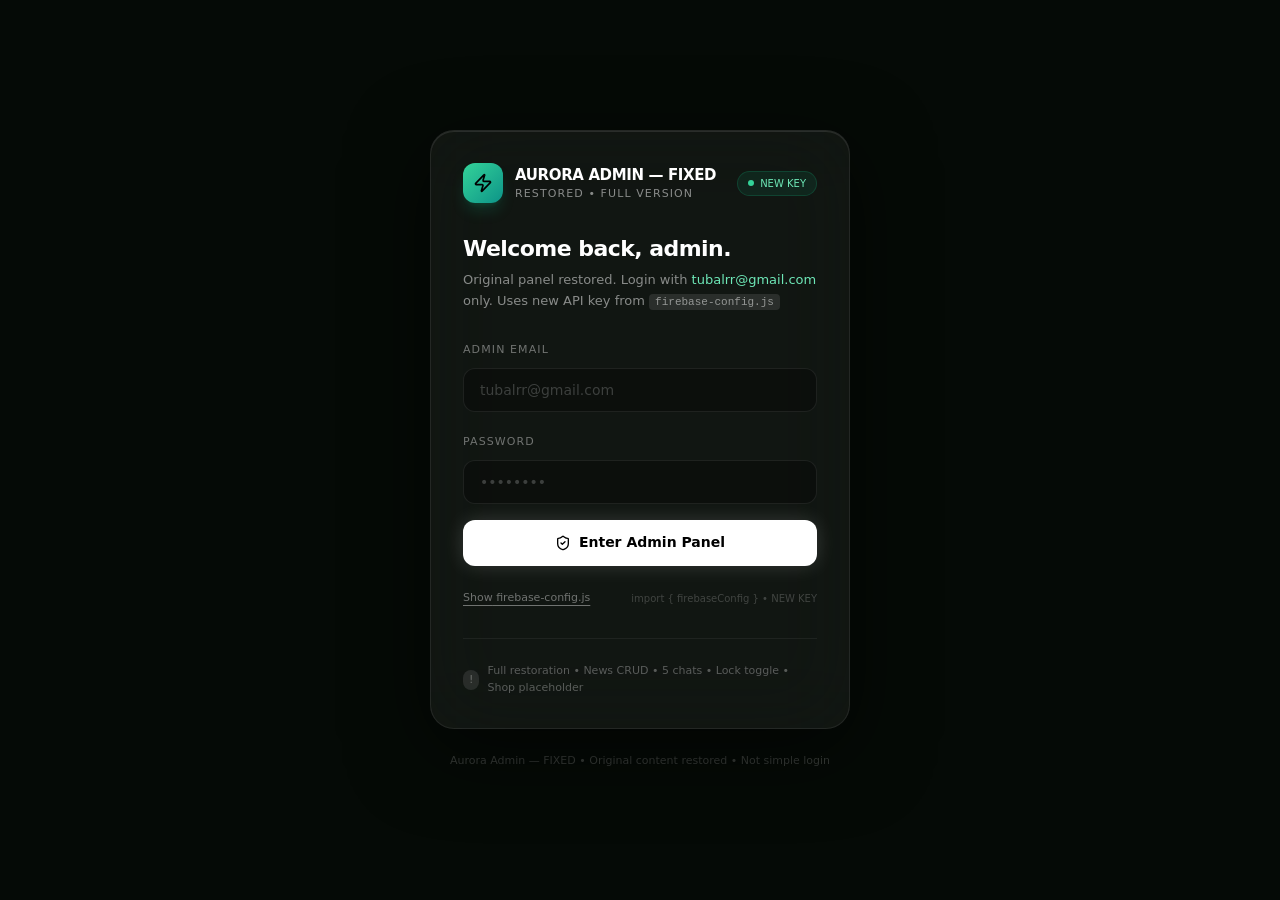
<file: admin.html>
<!DOCTYPE html>
<html lang="en">
<head>
  <meta charset="UTF-8">
  <meta name="viewport" content="width=device-width, initial-scale=1">
  <title>React Artifact</title>
  <style>*,:after,:before{--tw-border-spacing-x:0;--tw-border-spacing-y:0;--tw-translate-x:0;--tw-translate-y:0;--tw-rotate:0;--tw-skew-x:0;--tw-skew-y:0;--tw-scale-x:1;--tw-scale-y:1;--tw-pan-x: ;--tw-pan-y: ;--tw-pinch-zoom: ;--tw-scroll-snap-strictness:proximity;--tw-gradient-from-position: ;--tw-gradient-via-position: ;--tw-gradient-to-position: ;--tw-ordinal: ;--tw-slashed-zero: ;--tw-numeric-figure: ;--tw-numeric-spacing: ;--tw-numeric-fraction: ;--tw-ring-inset: ;--tw-ring-offset-width:0px;--tw-ring-offset-color:#fff;--tw-ring-color:rgba(59,130,246,.5);--tw-ring-offset-shadow:0 0 #0000;--tw-ring-shadow:0 0 #0000;--tw-shadow:0 0 #0000;--tw-shadow-colored:0 0 #0000;--tw-blur: ;--tw-brightness: ;--tw-contrast: ;--tw-grayscale: ;--tw-hue-rotate: ;--tw-invert: ;--tw-saturate: ;--tw-sepia: ;--tw-drop-shadow: ;--tw-backdrop-blur: ;--tw-backdrop-brightness: ;--tw-backdrop-contrast: ;--tw-backdrop-grayscale: ;--tw-backdrop-hue-rotate: ;--tw-backdrop-invert: ;--tw-backdrop-opacity: ;--tw-backdrop-saturate: ;--tw-backdrop-sepia: ;--tw-contain-size: ;--tw-contain-layout: ;--tw-contain-paint: ;--tw-contain-style: }::backdrop{--tw-border-spacing-x:0;--tw-border-spacing-y:0;--tw-translate-x:0;--tw-translate-y:0;--tw-rotate:0;--tw-skew-x:0;--tw-skew-y:0;--tw-scale-x:1;--tw-scale-y:1;--tw-pan-x: ;--tw-pan-y: ;--tw-pinch-zoom: ;--tw-scroll-snap-strictness:proximity;--tw-gradient-from-position: ;--tw-gradient-via-position: ;--tw-gradient-to-position: ;--tw-ordinal: ;--tw-slashed-zero: ;--tw-numeric-figure: ;--tw-numeric-spacing: ;--tw-numeric-fraction: ;--tw-ring-inset: ;--tw-ring-offset-width:0px;--tw-ring-offset-color:#fff;--tw-ring-color:rgba(59,130,246,.5);--tw-ring-offset-shadow:0 0 #0000;--tw-ring-shadow:0 0 #0000;--tw-shadow:0 0 #0000;--tw-shadow-colored:0 0 #0000;--tw-blur: ;--tw-brightness: ;--tw-contrast: ;--tw-grayscale: ;--tw-hue-rotate: ;--tw-invert: ;--tw-saturate: ;--tw-sepia: ;--tw-drop-shadow: ;--tw-backdrop-blur: ;--tw-backdrop-brightness: ;--tw-backdrop-contrast: ;--tw-backdrop-grayscale: ;--tw-backdrop-hue-rotate: ;--tw-backdrop-invert: ;--tw-backdrop-opacity: ;--tw-backdrop-saturate: ;--tw-backdrop-sepia: ;--tw-contain-size: ;--tw-contain-layout: ;--tw-contain-paint: ;--tw-contain-style: }/*! tailwindcss v3.4.18 | MIT License | https://tailwindcss.com*/*,:after,:before{box-sizing:border-box;border:0 solid #e5e7eb}:after,:before{--tw-content:""}:host,html{line-height:1.5;-webkit-text-size-adjust:100%;-moz-tab-size:4;-o-tab-size:4;tab-size:4;font-family:ui-sans-serif,system-ui,sans-serif,Apple Color Emoji,Segoe UI Emoji,Segoe UI Symbol,Noto Color Emoji;font-feature-settings:normal;font-variation-settings:normal;-webkit-tap-highlight-color:transparent}body{line-height:inherit}hr{height:0;color:inherit;border-top-width:1px}abbr:where([title]){-webkit-text-decoration:underline dotted;text-decoration:underline dotted}h1,h2,h3,h4,h5,h6{font-size:inherit;font-weight:inherit}a{color:inherit;text-decoration:inherit}b,strong{font-weight:bolder}code,kbd,pre,samp{font-family:ui-monospace,SFMono-Regular,Menlo,Monaco,Consolas,Liberation Mono,Courier New,monospace;font-feature-settings:normal;font-variation-settings:normal;font-size:1em}small{font-size:80%}sub,sup{font-size:75%;line-height:0;position:relative;vertical-align:baseline}sub{bottom:-.25em}sup{top:-.5em}table{text-indent:0;border-color:inherit;border-collapse:collapse}button,input,optgroup,select,textarea{font-family:inherit;font-feature-settings:inherit;font-variation-settings:inherit;font-size:100%;font-weight:inherit;line-height:inherit;letter-spacing:inherit;color:inherit;margin:0;padding:0}button,select{text-transform:none}button,input:where([type=button]),input:where([type=reset]),input:where([type=submit]){-webkit-appearance:button;background-color:transparent;background-image:none}:-moz-focusring{outline:auto}:-moz-ui-invalid{box-shadow:none}progress{vertical-align:baseline}::-webkit-inner-spin-button,::-webkit-outer-spin-button{height:auto}[type=search]{-webkit-appearance:textfield;outline-offset:-2px}::-webkit-search-decoration{-webkit-appearance:none}::-webkit-file-upload-button{-webkit-appearance:button;font:inherit}summary{display:list-item}blockquote,dd,dl,figure,h1,h2,h3,h4,h5,h6,hr,p,pre{margin:0}fieldset{margin:0}fieldset,legend{padding:0}menu,ol,ul{list-style:none;margin:0;padding:0}dialog{padding:0}textarea{resize:vertical}input::-moz-placeholder,textarea::-moz-placeholder{opacity:1;color:#9ca3af}input::placeholder,textarea::placeholder{opacity:1;color:#9ca3af}[role=button],button{cursor:pointer}:disabled{cursor:default}audio,canvas,embed,iframe,img,object,svg,video{display:block;vertical-align:middle}img,video{max-width:100%;height:auto}[hidden]:where(:not([hidden=until-found])){display:none}.pointer-events-none{pointer-events:none}.fixed{position:fixed}.absolute{position:absolute}.relative{position:relative}.sticky{position:sticky}.inset-0{inset:0}.bottom-6{bottom:1.5rem}.bottom-\[-20\%\]{bottom:-20%}.bottom-\[-30\%\]{bottom:-30%}.left-1\/2{left:50%}.left-3{left:.75rem}.left-\[-10\%\]{left:-10%}.left-\[-15\%\]{left:-15%}.left-\[25px\]{left:25px}.left-\[30\%\]{left:30%}.left-\[3px\]{left:3px}.right-3{right:.75rem}.right-\[-10\%\]{right:-10%}.right-\[15\%\]{right:15%}.top-0{top:0}.top-3{top:.75rem}.top-\[-25\%\]{top:-25%}.top-\[20\%\]{top:20%}.top-\[3px\]{top:3px}.top-\[40\%\]{top:40%}.-z-10{z-index:-10}.z-30{z-index:30}.z-50{z-index:50}.mx-auto{margin-left:auto;margin-right:auto}.mb-3{margin-bottom:.75rem}.mb-4{margin-bottom:1rem}.mb-6{margin-bottom:1.5rem}.mb-8{margin-bottom:2rem}.ml-auto{margin-left:auto}.mt-0\.5{margin-top:.125rem}.mt-1{margin-top:.25rem}.mt-1\.5{margin-top:.375rem}.mt-2{margin-top:.5rem}.mt-3{margin-top:.75rem}.mt-4{margin-top:1rem}.mt-6{margin-top:1.5rem}.mt-8{margin-top:2rem}.line-clamp-2{-webkit-line-clamp:2}.line-clamp-2,.line-clamp-3{overflow:hidden;display:-webkit-box;-webkit-box-orient:vertical}.line-clamp-3{-webkit-line-clamp:3}.flex{display:flex}.grid{display:grid}.hidden{display:none}.h-1{height:.25rem}.h-1\.5{height:.375rem}.h-10{height:2.5rem}.h-3{height:.75rem}.h-3\.5{height:.875rem}.h-4{height:1rem}.h-5{height:1.25rem}.h-7{height:1.75rem}.h-8{height:2rem}.h-9{height:2.25rem}.h-\[140px\]{height:140px}.h-\[160px\]{height:160px}.h-\[22px\]{height:22px}.h-\[25\%\]{height:25%}.h-\[30\%\]{height:30%}.h-\[30px\]{height:30px}.h-\[32px\]{height:32px}.h-\[36px\]{height:36px}.h-\[40px\]{height:40px}.h-\[42px\]{height:42px}.h-\[44px\]{height:44px}.h-\[46px\]{height:46px}.h-\[50\%\]{height:50%}.h-\[55\%\]{height:55%}.h-\[56px\]{height:56px}.h-\[64px\]{height:64px}.h-\[65\%\]{height:65%}.h-full{height:100%}.max-h-\[300px\]{max-height:300px}.max-h-\[600px\]{max-height:600px}.max-h-\[70vh\]{max-height:70vh}.min-h-\[120px\]{min-height:120px}.min-h-screen{min-height:100vh}.w-1{width:.25rem}.w-1\.5{width:.375rem}.w-10{width:2.5rem}.w-3{width:.75rem}.w-3\.5{width:.875rem}.w-4{width:1rem}.w-5{width:1.25rem}.w-7{width:1.75rem}.w-8{width:2rem}.w-9{width:2.25rem}.w-\[200px\]{width:200px}.w-\[22px\]{width:22px}.w-\[25\%\]{width:25%}.w-\[30\%\]{width:30%}.w-\[52px\]{width:52px}.w-\[55\%\]{width:55%}.w-\[56px\]{width:56px}.w-\[65\%\]{width:65%}.w-\[75\%\]{width:75%}.w-full{width:100%}.min-w-0{min-width:0}.max-w-\[100vw\]{max-width:100vw}.max-w-\[1280px\]{max-width:1280px}.max-w-\[400px\]{max-width:400px}.max-w-\[420px\]{max-width:420px}.max-w-\[560px\]{max-width:560px}.max-w-\[700px\]{max-width:700px}.max-w-\[720px\]{max-width:720px}.max-w-\[800px\]{max-width:800px}.max-w-\[900px\]{max-width:900px}.max-w-\[90vw\]{max-width:90vw}.flex-1{flex:1 1 0%}.shrink-0{flex-shrink:0}.-translate-x-1\/2{--tw-translate-x:-50%;transform:translate(var(--tw-translate-x),var(--tw-translate-y)) rotate(var(--tw-rotate)) skewX(var(--tw-skew-x)) skewY(var(--tw-skew-y)) scaleX(var(--tw-scale-x)) scaleY(var(--tw-scale-y))}@keyframes pulse{50%{opacity:.5}}.animate-pulse{animation:pulse 2s cubic-bezier(.4,0,.6,1) infinite}.resize-none{resize:none}.grid-cols-2{grid-template-columns:repeat(2,minmax(0,1fr))}.flex-col{flex-direction:column}.flex-wrap{flex-wrap:wrap}.items-start{align-items:flex-start}.items-center{align-items:center}.justify-end{justify-content:flex-end}.justify-center{justify-content:center}.justify-between{justify-content:space-between}.gap-1{gap:.25rem}.gap-1\.5{gap:.375rem}.gap-2{gap:.5rem}.gap-2\.5{gap:.625rem}.gap-3{gap:.75rem}.gap-4{gap:1rem}.space-y-2>:not([hidden])~:not([hidden]){--tw-space-y-reverse:0;margin-top:calc(.5rem*(1 - var(--tw-space-y-reverse)));margin-bottom:calc(.5rem*var(--tw-space-y-reverse))}.space-y-4>:not([hidden])~:not([hidden]){--tw-space-y-reverse:0;margin-top:calc(1rem*(1 - var(--tw-space-y-reverse)));margin-bottom:calc(1rem*var(--tw-space-y-reverse))}.space-y-6>:not([hidden])~:not([hidden]){--tw-space-y-reverse:0;margin-top:calc(1.5rem*(1 - var(--tw-space-y-reverse)));margin-bottom:calc(1.5rem*var(--tw-space-y-reverse))}.divide-y>:not([hidden])~:not([hidden]){--tw-divide-y-reverse:0;border-top-width:calc(1px*(1 - var(--tw-divide-y-reverse)));border-bottom-width:calc(1px*var(--tw-divide-y-reverse))}.divide-white\/\[0\.04\]>:not([hidden])~:not([hidden]){border-color:hsla(0,0%,100%,.04)}.overflow-auto{overflow:auto}.overflow-hidden{overflow:hidden}.overflow-x-auto{overflow-x:auto}.truncate{overflow:hidden;text-overflow:ellipsis}.truncate,.whitespace-nowrap{white-space:nowrap}.break-words{overflow-wrap:break-word}.rounded{border-radius:.25rem}.rounded-\[10px\]{border-radius:10px}.rounded-\[11px\]{border-radius:11px}.rounded-\[12px\]{border-radius:12px}.rounded-\[16px\]{border-radius:16px}.rounded-\[18px\]{border-radius:18px}.rounded-\[20px\]{border-radius:20px}.rounded-\[24px\]{border-radius:24px}.rounded-full{border-radius:9999px}.border{border-width:1px}.border-b{border-bottom-width:1px}.border-b-2{border-bottom-width:2px}.border-t{border-top-width:1px}.border-amber-500\/20{border-color:rgba(245,158,11,.2)}.border-amber-500\/30{border-color:rgba(245,158,11,.3)}.border-emerald-400{--tw-border-opacity:1;border-color:rgb(52 211 153/var(--tw-border-opacity,1))}.border-emerald-500{--tw-border-opacity:1;border-color:rgb(16 185 129/var(--tw-border-opacity,1))}.border-emerald-500\/20{border-color:rgba(16,185,129,.2)}.border-emerald-500\/30{border-color:rgba(16,185,129,.3)}.border-red-500\/20{border-color:rgba(239,68,68,.2)}.border-red-500\/30{border-color:rgba(239,68,68,.3)}.border-transparent{border-color:transparent}.border-white{--tw-border-opacity:1;border-color:rgb(255 255 255/var(--tw-border-opacity,1))}.border-white\/10{border-color:hsla(0,0%,100%,.1)}.border-white\/\[0\.06\]{border-color:hsla(0,0%,100%,.06)}.border-white\/\[0\.08\]{border-color:hsla(0,0%,100%,.08)}.bg-\[\#050a06\]{--tw-bg-opacity:1;background-color:rgb(5 10 6/var(--tw-bg-opacity,1))}.bg-\[\#0d1a13\]{--tw-bg-opacity:1;background-color:rgb(13 26 19/var(--tw-bg-opacity,1))}.bg-amber-500\/15{background-color:rgba(245,158,11,.15)}.bg-amber-500\/20{background-color:rgba(245,158,11,.2)}.bg-black{--tw-bg-opacity:1;background-color:rgb(0 0 0/var(--tw-bg-opacity,1))}.bg-black\/20{background-color:rgba(0,0,0,.2)}.bg-black\/30{background-color:rgba(0,0,0,.3)}.bg-black\/40{background-color:rgba(0,0,0,.4)}.bg-black\/50{background-color:rgba(0,0,0,.5)}.bg-black\/70{background-color:rgba(0,0,0,.7)}.bg-emerald-400{--tw-bg-opacity:1;background-color:rgb(52 211 153/var(--tw-bg-opacity,1))}.bg-emerald-500{--tw-bg-opacity:1;background-color:rgb(16 185 129/var(--tw-bg-opacity,1))}.bg-emerald-500\/10{background-color:rgba(16,185,129,.1)}.bg-emerald-500\/15{background-color:rgba(16,185,129,.15)}.bg-emerald-500\/20{background-color:rgba(16,185,129,.2)}.bg-emerald-500\/30{background-color:rgba(16,185,129,.3)}.bg-emerald-600\/20{background-color:rgba(5,150,105,.2)}.bg-emerald-600\/25{background-color:rgba(5,150,105,.25)}.bg-lime-400\/10{background-color:rgba(163,230,53,.1)}.bg-lime-500\/15{background-color:rgba(132,204,22,.15)}.bg-red-500\/10{background-color:rgba(239,68,68,.1)}.bg-red-500\/15{background-color:rgba(239,68,68,.15)}.bg-red-500\/20{background-color:rgba(239,68,68,.2)}.bg-red-500\/30{background-color:rgba(239,68,68,.3)}.bg-red-500\/\[0\.06\]{background-color:rgba(239,68,68,.06)}.bg-teal-500\/15{background-color:rgba(20,184,166,.15)}.bg-teal-500\/20{background-color:rgba(20,184,166,.2)}.bg-transparent{background-color:transparent}.bg-white{--tw-bg-opacity:1;background-color:rgb(255 255 255/var(--tw-bg-opacity,1))}.bg-white\/10{background-color:hsla(0,0%,100%,.1)}.bg-white\/5{background-color:hsla(0,0%,100%,.05)}.bg-white\/\[0\.04\]{background-color:hsla(0,0%,100%,.04)}.bg-white\/\[0\.05\]{background-color:hsla(0,0%,100%,.05)}.bg-white\/\[0\.06\]{background-color:hsla(0,0%,100%,.06)}.bg-gradient-to-br{background-image:linear-gradient(to bottom right,var(--tw-gradient-stops))}.bg-gradient-to-t{background-image:linear-gradient(to top,var(--tw-gradient-stops))}.from-\[\#0a1f14\]{--tw-gradient-from:#0a1f14 var(--tw-gradient-from-position);--tw-gradient-to:rgba(10,31,20,0) var(--tw-gradient-to-position);--tw-gradient-stops:var(--tw-gradient-from),var(--tw-gradient-to)}.from-black\/60{--tw-gradient-from:rgba(0,0,0,.6) var(--tw-gradient-from-position);--tw-gradient-to:transparent var(--tw-gradient-to-position);--tw-gradient-stops:var(--tw-gradient-from),var(--tw-gradient-to)}.from-emerald-400{--tw-gradient-from:#34d399 var(--tw-gradient-from-position);--tw-gradient-to:rgba(52,211,153,0) var(--tw-gradient-to-position);--tw-gradient-stops:var(--tw-gradient-from),var(--tw-gradient-to)}.from-emerald-400\/30{--tw-gradient-from:rgba(52,211,153,.3) var(--tw-gradient-from-position);--tw-gradient-to:rgba(52,211,153,0) var(--tw-gradient-to-position);--tw-gradient-stops:var(--tw-gradient-from),var(--tw-gradient-to)}.from-emerald-500\/10{--tw-gradient-from:rgba(16,185,129,.1) var(--tw-gradient-from-position);--tw-gradient-to:rgba(16,185,129,0) var(--tw-gradient-to-position);--tw-gradient-stops:var(--tw-gradient-from),var(--tw-gradient-to)}.via-\[\#08120c\]{--tw-gradient-to:rgba(8,18,12,0) var(--tw-gradient-to-position);--tw-gradient-stops:var(--tw-gradient-from),#08120c var(--tw-gradient-via-position),var(--tw-gradient-to)}.via-\[\#08130c\]{--tw-gradient-to:rgba(8,19,12,0) var(--tw-gradient-to-position);--tw-gradient-stops:var(--tw-gradient-from),#08130c var(--tw-gradient-via-position),var(--tw-gradient-to)}.via-black\/10{--tw-gradient-to:transparent var(--tw-gradient-to-position);--tw-gradient-stops:var(--tw-gradient-from),rgba(0,0,0,.1) var(--tw-gradient-via-position),var(--tw-gradient-to)}.via-teal-500\/10{--tw-gradient-to:rgba(20,184,166,0) var(--tw-gradient-to-position);--tw-gradient-stops:var(--tw-gradient-from),rgba(20,184,166,.1) var(--tw-gradient-via-position),var(--tw-gradient-to)}.to-\[\#040806\]{--tw-gradient-to:#040806 var(--tw-gradient-to-position)}.to-lime-500\/5{--tw-gradient-to:rgba(132,204,22,.05) var(--tw-gradient-to-position)}.to-teal-500\/30{--tw-gradient-to:rgba(20,184,166,.3) var(--tw-gradient-to-position)}.to-teal-600{--tw-gradient-to:#0d9488 var(--tw-gradient-to-position)}.to-transparent{--tw-gradient-to:transparent var(--tw-gradient-to-position)}.object-cover{-o-object-fit:cover;object-fit:cover}.p-12{padding:3rem}.p-3{padding:.75rem}.p-4{padding:1rem}.p-5{padding:1.25rem}.p-6{padding:1.5rem}.p-8{padding:2rem}.px-1{padding-left:.25rem;padding-right:.25rem}.px-1\.5{padding-left:.375rem;padding-right:.375rem}.px-2{padding-left:.5rem;padding-right:.5rem}.px-2\.5{padding-left:.625rem;padding-right:.625rem}.px-3{padding-left:.75rem;padding-right:.75rem}.px-4{padding-left:1rem;padding-right:1rem}.px-5{padding-left:1.25rem;padding-right:1.25rem}.py-0\.5{padding-top:.125rem;padding-bottom:.125rem}.py-1{padding-top:.25rem;padding-bottom:.25rem}.py-2\.5{padding-top:.625rem;padding-bottom:.625rem}.py-6{padding-top:1.5rem;padding-bottom:1.5rem}.pb-1{padding-bottom:.25rem}.pl-4{padding-left:1rem}.pt-2{padding-top:.5rem}.pt-6{padding-top:1.5rem}.text-center{text-align:center}.font-mono{font-family:ui-monospace,SFMono-Regular,Menlo,Monaco,Consolas,Liberation Mono,Courier New,monospace}.text-\[10px\]{font-size:10px}.text-\[11px\]{font-size:11px}.text-\[12px\]{font-size:12px}.text-\[13px\]{font-size:13px}.text-\[14px\]{font-size:14px}.text-\[15px\]{font-size:15px}.text-\[16px\]{font-size:16px}.text-\[20px\]{font-size:20px}.text-\[22px\]{font-size:22px}.text-\[24px\]{font-size:24px}.font-medium{font-weight:500}.font-semibold{font-weight:600}.uppercase{text-transform:uppercase}.leading-relaxed{line-height:1.625}.leading-tight{line-height:1.25}.tracking-tight{letter-spacing:-.025em}.tracking-widest{letter-spacing:.1em}.text-amber-200{--tw-text-opacity:1;color:rgb(253 230 138/var(--tw-text-opacity,1))}.text-amber-300{--tw-text-opacity:1;color:rgb(252 211 77/var(--tw-text-opacity,1))}.text-black{--tw-text-opacity:1;color:rgb(0 0 0/var(--tw-text-opacity,1))}.text-emerald-200{--tw-text-opacity:1;color:rgb(167 243 208/var(--tw-text-opacity,1))}.text-emerald-300{--tw-text-opacity:1;color:rgb(110 231 183/var(--tw-text-opacity,1))}.text-emerald-400{--tw-text-opacity:1;color:rgb(52 211 153/var(--tw-text-opacity,1))}.text-lime-300{--tw-text-opacity:1;color:rgb(190 242 100/var(--tw-text-opacity,1))}.text-red-200{--tw-text-opacity:1;color:rgb(254 202 202/var(--tw-text-opacity,1))}.text-red-300{--tw-text-opacity:1;color:rgb(252 165 165/var(--tw-text-opacity,1))}.text-red-300\/70{color:hsla(0,94%,82%,.7)}.text-red-400{--tw-text-opacity:1;color:rgb(248 113 113/var(--tw-text-opacity,1))}.text-teal-300{--tw-text-opacity:1;color:rgb(94 234 212/var(--tw-text-opacity,1))}.text-teal-400{--tw-text-opacity:1;color:rgb(45 212 191/var(--tw-text-opacity,1))}.text-white{--tw-text-opacity:1;color:rgb(255 255 255/var(--tw-text-opacity,1))}.text-white\/20{color:hsla(0,0%,100%,.2)}.text-white\/30{color:hsla(0,0%,100%,.3)}.text-white\/40{color:hsla(0,0%,100%,.4)}.text-white\/50{color:hsla(0,0%,100%,.5)}.text-white\/60{color:hsla(0,0%,100%,.6)}.text-white\/70{color:hsla(0,0%,100%,.7)}.underline{text-decoration-line:underline}.underline-offset-4{text-underline-offset:4px}.opacity-0{opacity:0}.opacity-70{opacity:.7}.opacity-\[0\.03\]{opacity:.03}.shadow{--tw-shadow:0 1px 3px 0 rgba(0,0,0,.1),0 1px 2px -1px rgba(0,0,0,.1);--tw-shadow-colored:0 1px 3px 0 var(--tw-shadow-color),0 1px 2px -1px var(--tw-shadow-color)}.shadow,.shadow-\[0_0_20px_rgba\(255\2c 255\2c 255\2c 0\.15\)\]{box-shadow:var(--tw-ring-offset-shadow,0 0 #0000),var(--tw-ring-shadow,0 0 #0000),var(--tw-shadow)}.shadow-\[0_0_20px_rgba\(255\2c 255\2c 255\2c 0\.15\)\]{--tw-shadow:0 0 20px hsla(0,0%,100%,.15);--tw-shadow-colored:0 0 20px var(--tw-shadow-color)}.shadow-\[0_10px_30px_rgba\(0\2c 0\2c 0\2c 0\.3\)\]{--tw-shadow:0 10px 30px rgba(0,0,0,.3);--tw-shadow-colored:0 10px 30px var(--tw-shadow-color);box-shadow:var(--tw-ring-offset-shadow,0 0 #0000),var(--tw-ring-shadow,0 0 #0000),var(--tw-shadow)}.shadow-\[0_20px_80px_rgba\(0\2c 0\2c 0\2c 0\.6\)\2c inset_0_1px_0_rgba\(255\2c 255\2c 255\2c 0\.1\)\]{--tw-shadow:0 20px 80px rgba(0,0,0,.6),inset 0 1px 0 hsla(0,0%,100%,.1);--tw-shadow-colored:0 20px 80px var(--tw-shadow-color),inset 0 1px 0 var(--tw-shadow-color);box-shadow:var(--tw-ring-offset-shadow,0 0 #0000),var(--tw-ring-shadow,0 0 #0000),var(--tw-shadow)}.shadow-\[0_20px_80px_rgba\(0\2c 0\2c 0\2c 0\.6\)\]{--tw-shadow:0 20px 80px rgba(0,0,0,.6);--tw-shadow-colored:0 20px 80px var(--tw-shadow-color)}.shadow-\[0_20px_80px_rgba\(0\2c 0\2c 0\2c 0\.6\)\],.shadow-lg{box-shadow:var(--tw-ring-offset-shadow,0 0 #0000),var(--tw-ring-shadow,0 0 #0000),var(--tw-shadow)}.shadow-lg{--tw-shadow:0 10px 15px -3px rgba(0,0,0,.1),0 4px 6px -4px rgba(0,0,0,.1);--tw-shadow-colored:0 10px 15px -3px var(--tw-shadow-color),0 4px 6px -4px var(--tw-shadow-color)}.shadow-emerald-500\/20{--tw-shadow-color:rgba(16,185,129,.2);--tw-shadow:var(--tw-shadow-colored)}.outline-none{outline:2px solid transparent;outline-offset:2px}.blur-\[100px\]{--tw-blur:blur(100px)}.blur-\[100px\],.blur-\[120px\]{filter:var(--tw-blur) var(--tw-brightness) var(--tw-contrast) var(--tw-grayscale) var(--tw-hue-rotate) var(--tw-invert) var(--tw-saturate) var(--tw-sepia) var(--tw-drop-shadow)}.blur-\[120px\]{--tw-blur:blur(120px)}.blur-\[130px\]{--tw-blur:blur(130px)}.blur-\[130px\],.blur-\[90px\]{filter:var(--tw-blur) var(--tw-brightness) var(--tw-contrast) var(--tw-grayscale) var(--tw-hue-rotate) var(--tw-invert) var(--tw-saturate) var(--tw-sepia) var(--tw-drop-shadow)}.blur-\[90px\]{--tw-blur:blur(90px)}.filter{filter:var(--tw-blur) var(--tw-brightness) var(--tw-contrast) var(--tw-grayscale) var(--tw-hue-rotate) var(--tw-invert) var(--tw-saturate) var(--tw-sepia) var(--tw-drop-shadow)}.backdrop-blur{--tw-backdrop-blur:blur(8px)}.backdrop-blur,.backdrop-blur-2xl{backdrop-filter:var(--tw-backdrop-blur) var(--tw-backdrop-brightness) var(--tw-backdrop-contrast) var(--tw-backdrop-grayscale) var(--tw-backdrop-hue-rotate) var(--tw-backdrop-invert) var(--tw-backdrop-opacity) var(--tw-backdrop-saturate) var(--tw-backdrop-sepia)}.backdrop-blur-2xl{--tw-backdrop-blur:blur(40px)}.backdrop-blur-sm{--tw-backdrop-blur:blur(4px)}.backdrop-blur-sm,.backdrop-blur-xl{backdrop-filter:var(--tw-backdrop-blur) var(--tw-backdrop-brightness) var(--tw-backdrop-contrast) var(--tw-backdrop-grayscale) var(--tw-backdrop-hue-rotate) var(--tw-backdrop-invert) var(--tw-backdrop-opacity) var(--tw-backdrop-saturate) var(--tw-backdrop-sepia)}.backdrop-blur-xl{--tw-backdrop-blur:blur(24px)}.transition-all{transition-property:all;transition-timing-function:cubic-bezier(.4,0,.2,1);transition-duration:.15s}.transition-colors{transition-property:color,background-color,border-color,text-decoration-color,fill,stroke;transition-timing-function:cubic-bezier(.4,0,.2,1);transition-duration:.15s}.transition-opacity{transition-property:opacity;transition-timing-function:cubic-bezier(.4,0,.2,1);transition-duration:.15s}.transition-transform{transition-property:transform;transition-timing-function:cubic-bezier(.4,0,.2,1);transition-duration:.15s}.duration-500{transition-duration:.5s}#root,body,html{min-height:100%}body{margin:0;font-family:Inter,ui-sans-serif,system-ui,-apple-system,BlinkMacSystemFont,Segoe UI,sans-serif}[role=button]:not([aria-disabled=true]),button:not(:disabled),label[for],select:not(:disabled),summary{cursor:pointer}.selection\:bg-emerald-500\/30 ::-moz-selection{background-color:rgba(16,185,129,.3)}.selection\:bg-emerald-500\/30 ::selection{background-color:rgba(16,185,129,.3)}.selection\:bg-emerald-500\/30::-moz-selection{background-color:rgba(16,185,129,.3)}.selection\:bg-emerald-500\/30::selection{background-color:rgba(16,185,129,.3)}.placeholder\:text-white\/20::-moz-placeholder{color:hsla(0,0%,100%,.2)}.placeholder\:text-white\/20::placeholder{color:hsla(0,0%,100%,.2)}.hover\:border-white\/\[0\.12\]:hover{border-color:hsla(0,0%,100%,.12)}.hover\:bg-red-500\/20:hover{background-color:rgba(239,68,68,.2)}.hover\:bg-red-500\/30:hover{background-color:rgba(239,68,68,.3)}.hover\:bg-white\/10:hover{background-color:hsla(0,0%,100%,.1)}.hover\:bg-white\/15:hover{background-color:hsla(0,0%,100%,.15)}.hover\:bg-white\/90:hover{background-color:hsla(0,0%,100%,.9)}.hover\:bg-white\/\[0\.02\]:hover{background-color:hsla(0,0%,100%,.02)}.hover\:bg-white\/\[0\.06\]:hover{background-color:hsla(0,0%,100%,.06)}.hover\:bg-white\/\[0\.10\]:hover{background-color:hsla(0,0%,100%,.1)}.hover\:text-white:hover{--tw-text-opacity:1;color:rgb(255 255 255/var(--tw-text-opacity,1))}.hover\:text-white\/70:hover{color:hsla(0,0%,100%,.7)}.focus\:border-emerald-500\/50:focus{border-color:rgba(16,185,129,.5)}.focus\:bg-black\/40:focus{background-color:rgba(0,0,0,.4)}.focus\:outline-none:focus{outline:2px solid transparent;outline-offset:2px}.group:hover .group-hover\:scale-\[1\.02\]{--tw-scale-x:1.02;--tw-scale-y:1.02;transform:translate(var(--tw-translate-x),var(--tw-translate-y)) rotate(var(--tw-rotate)) skewX(var(--tw-skew-x)) skewY(var(--tw-skew-y)) scaleX(var(--tw-scale-x)) scaleY(var(--tw-scale-y))}.group:hover .group-hover\:opacity-100{opacity:1}@media (min-width:640px){.sm\:inline{display:inline}}@media (min-width:768px){.md\:block{display:block}.md\:flex{display:flex}.md\:inline-flex{display:inline-flex}.md\:hidden{display:none}.md\:grid-cols-2{grid-template-columns:repeat(2,minmax(0,1fr))}.md\:flex-row{flex-direction:row}.md\:items-center{align-items:center}.md\:gap-4{gap:1rem}.md\:gap-6{gap:1.5rem}.md\:p-5{padding:1.25rem}.md\:px-6{padding-left:1.5rem;padding-right:1.5rem}.md\:py-8{padding-top:2rem;padding-bottom:2rem}}@media (min-width:1024px){.lg\:col-span-2{grid-column:span 2/span 2}.lg\:grid-cols-3{grid-template-columns:repeat(3,minmax(0,1fr))}.lg\:grid-cols-4{grid-template-columns:repeat(4,minmax(0,1fr))}.lg\:flex-row{flex-direction:row}.lg\:items-center{align-items:center}}</style>
</head>
<body>
  <div id="root"></div>
  
  <script type="module">var Lc=Object.create;var{getPrototypeOf:Uc,defineProperty:pu,getOwnPropertyNames:Vc}=Object;var Bc=Object.prototype.hasOwnProperty;var Ge=(e,n,t)=>{t=e!=null?Lc(Uc(e)):{};let r=n||!e||!e.__esModule?pu(t,"default",{value:e,enumerable:!0}):t;for(let l of Vc(e))if(!Bc.call(r,l))pu(r,l,{get:()=>e[l],enumerable:!0});return r};var Wr=(e,n)=>()=>(n||e((n={exports:{}}).exports,n),n.exports);var $c=(e,n)=>{for(var t in n)pu(e,t,{get:n[t],enumerable:!0,configurable:!0,set:(r)=>n[t]=()=>r})};var Qc=(e,n)=>()=>(e&&(n=e(e=0)),n);var Dn=Wr((td)=>{var Mt=Symbol.for("react.element"),Hc=Symbol.for("react.portal"),Wc=Symbol.for("react.fragment"),Ac=Symbol.for("react.strict_mode"),Kc=Symbol.for("react.profiler"),Xc=Symbol.for("react.provider"),Yc=Symbol.for("react.context"),xc=Symbol.for("react.forward_ref"),Gc=Symbol.for("react.suspense"),Zc=Symbol.for("react.memo"),Jc=Symbol.for("react.lazy"),Bi=Symbol.iterator;function qc(e){if(e===null||typeof e!=="object")return null;return e=Bi&&e[Bi]||e["@@iterator"],typeof e==="function"?e:null}var Hi={isMounted:function(){return!1},enqueueForceUpdate:function(){},enqueueReplaceState:function(){},enqueueSetState:function(){}},Wi=Object.assign,Ai={};function qn(e,n,t){this.props=e,this.context=n,this.refs=Ai,this.updater=t||Hi}qn.prototype.isReactComponent={};qn.prototype.setState=function(e,n){if(typeof e!=="object"&&typeof e!=="function"&&e!=null)throw Error("setState(...): takes an object of state variables to update or a function which returns an object of state variables.");this.updater.enqueueSetState(this,e,n,"setState")};qn.prototype.forceUpdate=function(e){this.updater.enqueueForceUpdate(this,e,"forceUpdate")};function Ki(){}Ki.prototype=qn.prototype;function hu(e,n,t){this.props=e,this.context=n,this.refs=Ai,this.updater=t||Hi}var mu=hu.prototype=new Ki;mu.constructor=hu;Wi(mu,qn.prototype);mu.isPureReactComponent=!0;var $i=Array.isArray,Xi=Object.prototype.hasOwnProperty,yu={current:null},Yi={key:!0,ref:!0,__self:!0,__source:!0};function xi(e,n,t){var r,l={},u=null,o=null;if(n!=null)for(r in n.ref!==void 0&&(o=n.ref),n.key!==void 0&&(u=""+n.key),n)Xi.call(n,r)&&!Yi.hasOwnProperty(r)&&(l[r]=n[r]);var i=arguments.length-2;if(i===1)l.children=t;else if(1<i){for(var a=Array(i),c=0;c<i;c++)a[c]=arguments[c+2];l.children=a}if(e&&e.defaultProps)for(r in i=e.defaultProps,i)l[r]===void 0&&(l[r]=i[r]);return{$$typeof:Mt,type:e,key:u,ref:o,props:l,_owner:yu.current}}function jc(e,n){return{$$typeof:Mt,type:e.type,key:n,ref:e.ref,props:e.props,_owner:e._owner}}function gu(e){return typeof e==="object"&&e!==null&&e.$$typeof===Mt}function bc(e){var n={"=":"=0",":":"=2"};return"$"+e.replace(/[=:]/g,function(t){return n[t]})}var Qi=/\/+/g;function vu(e,n){return typeof e==="object"&&e!==null&&e.key!=null?bc(""+e.key):n.toString(36)}function Kr(e,n,t,r,l){var u=typeof e;if(u==="undefined"||u==="boolean")e=null;var o=!1;if(e===null)o=!0;else switch(u){case"string":case"number":o=!0;break;case"object":switch(e.$$typeof){case Mt:case Hc:o=!0}}if(o)return o=e,l=l(o),e=r===""?"."+vu(o,0):r,$i(l)?(t="",e!=null&&(t=e.replace(Qi,"$&/")+"/"),Kr(l,n,t,"",function(c){return c})):l!=null&&(gu(l)&&(l=jc(l,t+(!l.key||o&&o.key===l.key?"":(""+l.key).replace(Qi,"$&/")+"/")+e)),n.push(l)),1;if(o=0,r=r===""?".":r+":",$i(e))for(var i=0;i<e.length;i++){u=e[i];var a=r+vu(u,i);o+=Kr(u,n,t,a,l)}else if(a=qc(e),typeof a==="function")for(e=a.call(e),i=0;!(u=e.next()).done;)u=u.value,a=r+vu(u,i++),o+=Kr(u,n,t,a,l);else if(u==="object")throw n=String(e),Error("Objects are not valid as a React child (found: "+(n==="[object Object]"?"object with keys {"+Object.keys(e).join(", ")+"}":n)+"). If you meant to render a collection of children, use an array instead.");return o}function Ar(e,n,t){if(e==null)return e;var r=[],l=0;return Kr(e,r,"","",function(u){return n.call(t,u,l++)}),r}function ed(e){if(e._status===-1){var n=e._result;n=n(),n.then(function(t){if(e._status===0||e._status===-1)e._status=1,e._result=t},function(t){if(e._status===0||e._status===-1)e._status=2,e._result=t}),e._status===-1&&(e._status=0,e._result=n)}if(e._status===1)return e._result.default;throw e._result}var ae={current:null},Xr={transition:null},nd={ReactCurrentDispatcher:ae,ReactCurrentBatchConfig:Xr,ReactCurrentOwner:yu};function Gi(){throw Error("act(...) is not supported in production builds of React.")}td.Children={map:Ar,forEach:function(e,n,t){Ar(e,function(){n.apply(this,arguments)},t)},count:function(e){var n=0;return Ar(e,function(){n++}),n},toArray:function(e){return Ar(e,function(n){return n})||[]},only:function(e){if(!gu(e))throw Error("React.Children.only expected to receive a single React element child.");return e}};td.Component=qn;td.Fragment=Wc;td.Profiler=Kc;td.PureComponent=hu;td.StrictMode=Ac;td.Suspense=Gc;td.__SECRET_INTERNALS_DO_NOT_USE_OR_YOU_WILL_BE_FIRED=nd;td.act=Gi;td.cloneElement=function(e,n,t){if(e===null||e===void 0)throw Error("React.cloneElement(...): The argument must be a React element, but you passed "+e+".");var r=Wi({},e.props),l=e.key,u=e.ref,o=e._owner;if(n!=null){if(n.ref!==void 0&&(u=n.ref,o=yu.current),n.key!==void 0&&(l=""+n.key),e.type&&e.type.defaultProps)var i=e.type.defaultProps;for(a in n)Xi.call(n,a)&&!Yi.hasOwnProperty(a)&&(r[a]=n[a]===void 0&&i!==void 0?i[a]:n[a])}var a=arguments.length-2;if(a===1)r.children=t;else if(1<a){i=Array(a);for(var c=0;c<a;c++)i[c]=arguments[c+2];r.children=i}return{$$typeof:Mt,type:e.type,key:l,ref:u,props:r,_owner:o}};td.createContext=function(e){return e={$$typeof:Yc,_currentValue:e,_currentValue2:e,_threadCount:0,Provider:null,Consumer:null,_defaultValue:null,_globalName:null},e.Provider={$$typeof:Xc,_context:e},e.Consumer=e};td.createElement=xi;td.createFactory=function(e){var n=xi.bind(null,e);return n.type=e,n};td.createRef=function(){return{current:null}};td.forwardRef=function(e){return{$$typeof:xc,render:e}};td.isValidElement=gu;td.lazy=function(e){return{$$typeof:Jc,_payload:{_status:-1,_result:e},_init:ed}};td.memo=function(e,n){return{$$typeof:Zc,type:e,compare:n===void 0?null:n}};td.startTransition=function(e){var n=Xr.transition;Xr.transition={};try{e()}finally{Xr.transition=n}};td.unstable_act=Gi;td.useCallback=function(e,n){return ae.current.useCallback(e,n)};td.useContext=function(e){return ae.current.useContext(e)};td.useDebugValue=function(){};td.useDeferredValue=function(e){return ae.current.useDeferredValue(e)};td.useEffect=function(e,n){return ae.current.useEffect(e,n)};td.useId=function(){return ae.current.useId()};td.useImperativeHandle=function(e,n,t){return ae.current.useImperativeHandle(e,n,t)};td.useInsertionEffect=function(e,n){return ae.current.useInsertionEffect(e,n)};td.useLayoutEffect=function(e,n){return ae.current.useLayoutEffect(e,n)};td.useMemo=function(e,n){return ae.current.useMemo(e,n)};td.useReducer=function(e,n,t){return ae.current.useReducer(e,n,t)};td.useRef=function(e){return ae.current.useRef(e)};td.useState=function(e){return ae.current.useState(e)};td.useSyncExternalStore=function(e,n,t){return ae.current.useSyncExternalStore(e,n,t)};td.useTransition=function(){return ae.current.useTransition()};td.version="18.3.1"});var na=Wr((Qd)=>{function wu(e,n){var t=e.length;e.push(n);e:for(;0<t;){var r=t-1>>>1,l=e[r];if(0<Yr(l,n))e[r]=n,e[t]=l,t=r;else break e}}function De(e){return e.length===0?null:e[0]}function Jr(e){if(e.length===0)return null;var n=e[0],t=e.pop();if(t!==n){e[0]=t;e:for(var r=0,l=e.length,u=l>>>1;r<u;){var o=2*(r+1)-1,i=e[o],a=o+1,c=e[a];if(0>Yr(i,t))a<l&&0>Yr(c,i)?(e[r]=c,e[a]=t,r=a):(e[r]=i,e[o]=t,r=o);else if(a<l&&0>Yr(c,t))e[r]=c,e[a]=t,r=a;else break e}}return n}function Yr(e,n){var t=e.sortIndex-n.sortIndex;return t!==0?t:e.id-n.id}if(typeof performance==="object"&&typeof performance.now==="function")ku=performance,Qd.unstable_now=function(){return ku.now()};else xr=Date,Eu=xr.now(),Qd.unstable_now=function(){return xr.now()-Eu};var ku,xr,Eu,He=[],un=[],$d=1,Ce=null,re=3,qr=!1,Mn=!1,Lt=!1,Ji=typeof setTimeout==="function"?setTimeout:null,qi=typeof clearTimeout==="function"?clearTimeout:null,Zi=typeof setImmediate<"u"?setImmediate:null;typeof navigator<"u"&&navigator.scheduling!==void 0&&navigator.scheduling.isInputPending!==void 0&&navigator.scheduling.isInputPending.bind(navigator.scheduling);function _u(e){for(var n=De(un);n!==null;){if(n.callback===null)Jr(un);else if(n.startTime<=e)Jr(un),n.sortIndex=n.expirationTime,wu(He,n);else break;n=De(un)}}function Pu(e){if(Lt=!1,_u(e),!Mn)if(De(He)!==null)Mn=!0,Nu(zu);else{var n=De(un);n!==null&&Tu(Pu,n.startTime-e)}}function zu(e,n){Mn=!1,Lt&&(Lt=!1,qi(Ut),Ut=-1),qr=!0;var t=re;try{_u(n);for(Ce=De(He);Ce!==null&&(!(Ce.expirationTime>n)||e&&!ea());){var r=Ce.callback;if(typeof r==="function"){Ce.callback=null,re=Ce.priorityLevel;var l=r(Ce.expirationTime<=n);n=Qd.unstable_now(),typeof l==="function"?Ce.callback=l:Ce===De(He)&&Jr(He),_u(n)}else Jr(He);Ce=De(He)}if(Ce!==null)var u=!0;else{var o=De(un);o!==null&&Tu(Pu,o.startTime-n),u=!1}return u}finally{Ce=null,re=t,qr=!1}}var jr=!1,Gr=null,Ut=-1,ji=5,bi=-1;function ea(){return Qd.unstable_now()-bi<ji?!1:!0}function Su(){if(Gr!==null){var e=Qd.unstable_now();bi=e;var n=!0;try{n=Gr(!0,e)}finally{n?It():(jr=!1,Gr=null)}}else jr=!1}var It;if(typeof Zi==="function")It=function(){Zi(Su)};else if(typeof MessageChannel<"u")Zr=new MessageChannel,Cu=Zr.port2,Zr.port1.onmessage=Su,It=function(){Cu.postMessage(null)};else It=function(){Ji(Su,0)};var Zr,Cu;function Nu(e){Gr=e,jr||(jr=!0,It())}function Tu(e,n){Ut=Ji(function(){e(Qd.unstable_now())},n)}Qd.unstable_IdlePriority=5;Qd.unstable_ImmediatePriority=1;Qd.unstable_LowPriority=4;Qd.unstable_NormalPriority=3;Qd.unstable_Profiling=null;Qd.unstable_UserBlockingPriority=2;Qd.unstable_cancelCallback=function(e){e.callback=null};Qd.unstable_continueExecution=function(){Mn||qr||(Mn=!0,Nu(zu))};Qd.unstable_forceFrameRate=function(e){0>e||125<e?console.error("forceFrameRate takes a positive int between 0 and 125, forcing frame rates higher than 125 fps is not supported"):ji=0<e?Math.floor(1000/e):5};Qd.unstable_getCurrentPriorityLevel=function(){return re};Qd.unstable_getFirstCallbackNode=function(){return De(He)};Qd.unstable_next=function(e){switch(re){case 1:case 2:case 3:var n=3;break;default:n=re}var t=re;re=n;try{return e()}finally{re=t}};Qd.unstable_pauseExecution=function(){};Qd.unstable_requestPaint=function(){};Qd.unstable_runWithPriority=function(e,n){switch(e){case 1:case 2:case 3:case 4:case 5:break;default:e=3}var t=re;re=e;try{return n()}finally{re=t}};Qd.unstable_scheduleCallback=function(e,n,t){var r=Qd.unstable_now();switch(typeof t==="object"&&t!==null?(t=t.delay,t=typeof t==="number"&&0<t?r+t:r):t=r,e){case 1:var l=-1;break;case 2:l=250;break;case 5:l=1073741823;break;case 4:l=1e4;break;default:l=5000}return l=t+l,e={id:$d++,callback:n,priorityLevel:e,startTime:t,expirationTime:l,sortIndex:-1},t>r?(e.sortIndex=t,wu(un,e),De(He)===null&&e===De(un)&&(Lt?(qi(Ut),Ut=-1):Lt=!0,Tu(Pu,t-r))):(e.sortIndex=l,wu(He,e),Mn||qr||(Mn=!0,Nu(zu))),e};Qd.unstable_shouldYield=ea;Qd.unstable_wrapCallback=function(e){var n=re;return function(){var t=re;re=n;try{return e.apply(this,arguments)}finally{re=t}}}});var Li={};$c(Li,{version:()=>mc,unstable_renderSubtreeIntoContainer:()=>hc,unstable_batchedUpdates:()=>vc,unmountComponentAtNode:()=>pc,render:()=>dc,hydrateRoot:()=>cc,hydrate:()=>fc,flushSync:()=>sc,findDOMNode:()=>ac,createRoot:()=>ic,createPortal:()=>oc,__SECRET_INTERNALS_DO_NOT_USE_OR_YOU_WILL_BE_FIRED:()=>uc});function w(e){for(var n="https://reactjs.org/docs/error-decoder.html?invariant="+e,t=1;t<arguments.length;t++)n+="&args[]="+encodeURIComponent(arguments[t]);return"Minified React error #"+e+"; visit "+n+" for the full message or use the non-minified dev environment for full errors and additional helpful warnings."}function xn(e,n){St(e,n),St(e+"Capture",n)}function St(e,n){ir[e]=n;for(e=0;e<n.length;e++)is.add(n[e])}function op(e){if(Ju.call(ra,e))return!0;if(Ju.call(ta,e))return!1;if(up.test(e))return ra[e]=!0;return ta[e]=!0,!1}function ip(e,n,t,r){if(t!==null&&t.type===0)return!1;switch(typeof n){case"function":case"symbol":return!0;case"boolean":if(r)return!1;if(t!==null)return!t.acceptsBooleans;return e=e.toLowerCase().slice(0,5),e!=="data-"&&e!=="aria-";default:return!1}}function ap(e,n,t,r){if(n===null||typeof n>"u"||ip(e,n,t,r))return!0;if(r)return!1;if(t!==null)switch(t.type){case 3:return!n;case 4:return n===!1;case 5:return isNaN(n);case 6:return isNaN(n)||1>n}return!1}function ce(e,n,t,r,l,u,o){this.acceptsBooleans=n===2||n===3||n===4,this.attributeName=r,this.attributeNamespace=l,this.mustUseProperty=t,this.propertyName=e,this.type=n,this.sanitizeURL=u,this.removeEmptyString=o}function Yo(e){return e[1].toUpperCase()}function xo(e,n,t,r){var l=te.hasOwnProperty(n)?te[n]:null;if(l!==null?l.type!==0:r||!(2<n.length)||n[0]!=="o"&&n[0]!=="O"||n[1]!=="n"&&n[1]!=="N")ap(n,t,l,r)&&(t=null),r||l===null?op(n)&&(t===null?e.removeAttribute(n):e.setAttribute(n,""+t)):l.mustUseProperty?e[l.propertyName]=t===null?l.type===3?!1:"":t:(n=l.attributeName,r=l.attributeNamespace,t===null?e.removeAttribute(n):(l=l.type,t=l===3||l===4&&t===!0?"":""+t,r?e.setAttributeNS(r,n,t):e.setAttribute(n,t)))}function Vt(e){if(e===null||typeof e!=="object")return null;return e=la&&e[la]||e["@@iterator"],typeof e==="function"?e:null}function Kt(e){if(Ru===void 0)try{throw Error()}catch(t){var n=t.stack.trim().match(/\n( *(at )?)/);Ru=n&&n[1]||""}return`
`+Ru+e}function Ou(e,n){if(!e||Fu)return"";Fu=!0;var t=Error.prepareStackTrace;Error.prepareStackTrace=void 0;try{if(n)if(n=function(){throw Error()},Object.defineProperty(n.prototype,"props",{set:function(){throw Error()}}),typeof Reflect==="object"&&Reflect.construct){try{Reflect.construct(n,[])}catch(c){var r=c}Reflect.construct(e,[],n)}else{try{n.call()}catch(c){r=c}e.call(n.prototype)}else{try{throw Error()}catch(c){r=c}e()}}catch(c){if(c&&r&&typeof c.stack==="string"){for(var l=c.stack.split(`
`),u=r.stack.split(`
`),o=l.length-1,i=u.length-1;1<=o&&0<=i&&l[o]!==u[i];)i--;for(;1<=o&&0<=i;o--,i--)if(l[o]!==u[i]){if(o!==1||i!==1)do if(o--,i--,0>i||l[o]!==u[i]){var a=`
`+l[o].replace(" at new "," at ");return e.displayName&&a.includes("<anonymous>")&&(a=a.replace("<anonymous>",e.displayName)),a}while(1<=o&&0<=i);break}}}finally{Fu=!1,Error.prepareStackTrace=t}return(e=e?e.displayName||e.name:"")?Kt(e):""}function sp(e){switch(e.tag){case 5:return Kt(e.type);case 16:return Kt("Lazy");case 13:return Kt("Suspense");case 19:return Kt("SuspenseList");case 0:case 2:case 15:return e=Ou(e.type,!1),e;case 11:return e=Ou(e.type.render,!1),e;case 1:return e=Ou(e.type,!0),e;default:return""}}function eo(e){if(e==null)return null;if(typeof e==="function")return e.displayName||e.name||null;if(typeof e==="string")return e;switch(e){case tt:return"Fragment";case nt:return"Portal";case qu:return"Profiler";case Go:return"StrictMode";case ju:return"Suspense";case bu:return"SuspenseList"}if(typeof e==="object")switch(e.$$typeof){case ss:return(e.displayName||"Context")+".Consumer";case as:return(e._context.displayName||"Context")+".Provider";case Zo:var n=e.render;return e=e.displayName,e||(e=n.displayName||n.name||"",e=e!==""?"ForwardRef("+e+")":"ForwardRef"),e;case Jo:return n=e.displayName||null,n!==null?n:eo(e.type)||"Memo";case an:n=e._payload,e=e._init;try{return eo(e(n))}catch(t){}}return null}function fp(e){var n=e.type;switch(e.tag){case 24:return"Cache";case 9:return(n.displayName||"Context")+".Consumer";case 10:return(n._context.displayName||"Context")+".Provider";case 18:return"DehydratedFragment";case 11:return e=n.render,e=e.displayName||e.name||"",n.displayName||(e!==""?"ForwardRef("+e+")":"ForwardRef");case 7:return"Fragment";case 5:return n;case 4:return"Portal";case 3:return"Root";case 6:return"Text";case 16:return eo(n);case 8:return n===Go?"StrictMode":"Mode";case 22:return"Offscreen";case 12:return"Profiler";case 21:return"Scope";case 13:return"Suspense";case 19:return"SuspenseList";case 25:return"TracingMarker";case 1:case 0:case 17:case 2:case 14:case 15:if(typeof n==="function")return n.displayName||n.name||null;if(typeof n==="string")return n}return null}function En(e){switch(typeof e){case"boolean":case"number":case"string":case"undefined":return e;case"object":return e;default:return""}}function cs(e){var n=e.type;return(e=e.nodeName)&&e.toLowerCase()==="input"&&(n==="checkbox"||n==="radio")}function cp(e){var n=cs(e)?"checked":"value",t=Object.getOwnPropertyDescriptor(e.constructor.prototype,n),r=""+e[n];if(!e.hasOwnProperty(n)&&typeof t<"u"&&typeof t.get==="function"&&typeof t.set==="function"){var{get:l,set:u}=t;return Object.defineProperty(e,n,{configurable:!0,get:function(){return l.call(this)},set:function(o){r=""+o,u.call(this,o)}}),Object.defineProperty(e,n,{enumerable:t.enumerable}),{getValue:function(){return r},setValue:function(o){r=""+o},stopTracking:function(){e._valueTracker=null,delete e[n]}}}}function el(e){e._valueTracker||(e._valueTracker=cp(e))}function ds(e){if(!e)return!1;var n=e._valueTracker;if(!n)return!0;var t=n.getValue(),r="";return e&&(r=cs(e)?e.checked?"true":"false":e.value),e=r,e!==t?(n.setValue(e),!0):!1}function Pl(e){if(e=e||(typeof document<"u"?document:void 0),typeof e>"u")return null;try{return e.activeElement||e.body}catch(n){return e.body}}function no(e,n){var t=n.checked;return W({},n,{defaultChecked:void 0,defaultValue:void 0,value:void 0,checked:t!=null?t:e._wrapperState.initialChecked})}function ua(e,n){var t=n.defaultValue==null?"":n.defaultValue,r=n.checked!=null?n.checked:n.defaultChecked;t=En(n.value!=null?n.value:t),e._wrapperState={initialChecked:r,initialValue:t,controlled:n.type==="checkbox"||n.type==="radio"?n.checked!=null:n.value!=null}}function ps(e,n){n=n.checked,n!=null&&xo(e,"checked",n,!1)}function to(e,n){ps(e,n);var t=En(n.value),r=n.type;if(t!=null)if(r==="number"){if(t===0&&e.value===""||e.value!=t)e.value=""+t}else e.value!==""+t&&(e.value=""+t);else if(r==="submit"||r==="reset"){e.removeAttribute("value");return}n.hasOwnProperty("value")?ro(e,n.type,t):n.hasOwnProperty("defaultValue")&&ro(e,n.type,En(n.defaultValue)),n.checked==null&&n.defaultChecked!=null&&(e.defaultChecked=!!n.defaultChecked)}function oa(e,n,t){if(n.hasOwnProperty("value")||n.hasOwnProperty("defaultValue")){var r=n.type;if(!(r!=="submit"&&r!=="reset"||n.value!==void 0&&n.value!==null))return;n=""+e._wrapperState.initialValue,t||n===e.value||(e.value=n),e.defaultValue=n}t=e.name,t!==""&&(e.name=""),e.defaultChecked=!!e._wrapperState.initialChecked,t!==""&&(e.name=t)}function ro(e,n,t){if(n!=="number"||Pl(e.ownerDocument)!==e)t==null?e.defaultValue=""+e._wrapperState.initialValue:e.defaultValue!==""+t&&(e.defaultValue=""+t)}function pt(e,n,t,r){if(e=e.options,n){n={};for(var l=0;l<t.length;l++)n["$"+t[l]]=!0;for(t=0;t<e.length;t++)l=n.hasOwnProperty("$"+e[t].value),e[t].selected!==l&&(e[t].selected=l),l&&r&&(e[t].defaultSelected=!0)}else{t=""+En(t),n=null;for(l=0;l<e.length;l++){if(e[l].value===t){e[l].selected=!0,r&&(e[l].defaultSelected=!0);return}n!==null||e[l].disabled||(n=e[l])}n!==null&&(n.selected=!0)}}function lo(e,n){if(n.dangerouslySetInnerHTML!=null)throw Error(w(91));return W({},n,{value:void 0,defaultValue:void 0,children:""+e._wrapperState.initialValue})}function ia(e,n){var t=n.value;if(t==null){if(t=n.children,n=n.defaultValue,t!=null){if(n!=null)throw Error(w(92));if(Xt(t)){if(1<t.length)throw Error(w(93));t=t[0]}n=t}n==null&&(n=""),t=n}e._wrapperState={initialValue:En(t)}}function vs(e,n){var t=En(n.value),r=En(n.defaultValue);t!=null&&(t=""+t,t!==e.value&&(e.value=t),n.defaultValue==null&&e.defaultValue!==t&&(e.defaultValue=t)),r!=null&&(e.defaultValue=""+r)}function aa(e){var n=e.textContent;n===e._wrapperState.initialValue&&n!==""&&n!==null&&(e.value=n)}function hs(e){switch(e){case"svg":return"http://www.w3.org/2000/svg";case"math":return"http://www.w3.org/1998/Math/MathML";default:return"http://www.w3.org/1999/xhtml"}}function uo(e,n){return e==null||e==="http://www.w3.org/1999/xhtml"?hs(n):e==="http://www.w3.org/2000/svg"&&n==="foreignObject"?"http://www.w3.org/1999/xhtml":e}function ar(e,n){if(n){var t=e.firstChild;if(t&&t===e.lastChild&&t.nodeType===3){t.nodeValue=n;return}}e.textContent=n}function ys(e,n,t){return n==null||typeof n==="boolean"||n===""?"":t||typeof n!=="number"||n===0||jt.hasOwnProperty(e)&&jt[e]?(""+n).trim():n+"px"}function gs(e,n){e=e.style;for(var t in n)if(n.hasOwnProperty(t)){var r=t.indexOf("--")===0,l=ys(t,n[t],r);t==="float"&&(t="cssFloat"),r?e.setProperty(t,l):e[t]=l}}function oo(e,n){if(n){if(pp[e]&&(n.children!=null||n.dangerouslySetInnerHTML!=null))throw Error(w(137,e));if(n.dangerouslySetInnerHTML!=null){if(n.children!=null)throw Error(w(60));if(typeof n.dangerouslySetInnerHTML!=="object"||!("__html"in n.dangerouslySetInnerHTML))throw Error(w(61))}if(n.style!=null&&typeof n.style!=="object")throw Error(w(62))}}function io(e,n){if(e.indexOf("-")===-1)return typeof n.is==="string";switch(e){case"annotation-xml":case"color-profile":case"font-face":case"font-face-src":case"font-face-uri":case"font-face-format":case"font-face-name":case"missing-glyph":return!1;default:return!0}}function qo(e){return e=e.target||e.srcElement||window,e.correspondingUseElement&&(e=e.correspondingUseElement),e.nodeType===3?e.parentNode:e}function sa(e){if(e=zr(e)){if(typeof so!=="function")throw Error(w(280));var n=e.stateNode;n&&(n=bl(n),so(e.stateNode,e.type,n))}}function Ss(e){vt?ht?ht.push(e):ht=[e]:vt=e}function ws(){if(vt){var e=vt,n=ht;if(ht=vt=null,sa(e),n)for(e=0;e<n.length;e++)sa(n[e])}}function ks(e,n){return e(n)}function Es(){}function _s(e,n,t){if(Du)return e(n,t);Du=!0;try{return ks(e,n,t)}finally{if(Du=!1,vt!==null||ht!==null)Es(),ws()}}function sr(e,n){var t=e.stateNode;if(t===null)return null;var r=bl(t);if(r===null)return null;t=r[n];e:switch(n){case"onClick":case"onClickCapture":case"onDoubleClick":case"onDoubleClickCapture":case"onMouseDown":case"onMouseDownCapture":case"onMouseMove":case"onMouseMoveCapture":case"onMouseUp":case"onMouseUpCapture":case"onMouseEnter":(r=!r.disabled)||(e=e.type,r=!(e==="button"||e==="input"||e==="select"||e==="textarea")),e=!r;break e;default:e=!1}if(e)return null;if(t&&typeof t!=="function")throw Error(w(231,n,typeof t));return t}function vp(e,n,t,r,l,u,o,i,a){var c=Array.prototype.slice.call(arguments,3);try{n.apply(t,c)}catch(h){this.onError(h)}}function mp(e,n,t,r,l,u,o,i,a){bt=!1,zl=null,vp.apply(hp,arguments)}function yp(e,n,t,r,l,u,o,i,a){if(mp.apply(this,arguments),bt){if(bt){var c=zl;bt=!1,zl=null}else throw Error(w(198));Nl||(Nl=!0,co=c)}}function Gn(e){var n=e,t=e;if(e.alternate)for(;n.return;)n=n.return;else{e=n;do n=e,(n.flags&4098)!==0&&(t=n.return),e=n.return;while(e)}return n.tag===3?t:null}function Cs(e){if(e.tag===13){var n=e.memoizedState;if(n===null&&(e=e.alternate,e!==null&&(n=e.memoizedState)),n!==null)return n.dehydrated}return null}function fa(e){if(Gn(e)!==e)throw Error(w(188))}function gp(e){var n=e.alternate;if(!n){if(n=Gn(e),n===null)throw Error(w(188));return n!==e?null:e}for(var t=e,r=n;;){var l=t.return;if(l===null)break;var u=l.alternate;if(u===null){if(r=l.return,r!==null){t=r;continue}break}if(l.child===u.child){for(u=l.child;u;){if(u===t)return fa(l),e;if(u===r)return fa(l),n;u=u.sibling}throw Error(w(188))}if(t.return!==r.return)t=l,r=u;else{for(var o=!1,i=l.child;i;){if(i===t){o=!0,t=l,r=u;break}if(i===r){o=!0,r=l,t=u;break}i=i.sibling}if(!o){for(i=u.child;i;){if(i===t){o=!0,t=u,r=l;break}if(i===r){o=!0,r=u,t=l;break}i=i.sibling}if(!o)throw Error(w(189))}}if(t.alternate!==r)throw Error(w(190))}if(t.tag!==3)throw Error(w(188));return t.stateNode.current===t?e:n}function Ps(e){return e=gp(e),e!==null?zs(e):null}function zs(e){if(e.tag===5||e.tag===6)return e;for(e=e.child;e!==null;){var n=zs(e);if(n!==null)return n;e=e.sibling}return null}function _p(e){if(Xe&&typeof Xe.onCommitFiberRoot==="function")try{Xe.onCommitFiberRoot(Zl,e,void 0,(e.current.flags&128)===128)}catch(n){}}function zp(e){return e>>>=0,e===0?32:31-(Cp(e)/Pp|0)|0}function Yt(e){switch(e&-e){case 1:return 1;case 2:return 2;case 4:return 4;case 8:return 8;case 16:return 16;case 32:return 32;case 64:case 128:case 256:case 512:case 1024:case 2048:case 4096:case 8192:case 16384:case 32768:case 65536:case 131072:case 262144:case 524288:case 1048576:case 2097152:return e&4194240;case 4194304:case 8388608:case 16777216:case 33554432:case 67108864:return e&130023424;case 134217728:return 134217728;case 268435456:return 268435456;case 536870912:return 536870912;case 1073741824:return 1073741824;default:return e}}function Rl(e,n){var t=e.pendingLanes;if(t===0)return 0;var r=0,l=e.suspendedLanes,u=e.pingedLanes,o=t&268435455;if(o!==0){var i=o&~l;i!==0?r=Yt(i):(u&=o,u!==0&&(r=Yt(u)))}else o=t&~l,o!==0?r=Yt(o):u!==0&&(r=Yt(u));if(r===0)return 0;if(n!==0&&n!==r&&(n&l)===0&&(l=r&-r,u=n&-n,l>=u||l===16&&(u&4194240)!==0))return n;if((r&4)!==0&&(r|=t&16),n=e.entangledLanes,n!==0)for(e=e.entanglements,n&=r;0<n;)t=31-Ve(n),l=1<<t,r|=e[t],n&=~l;return r}function Np(e,n){switch(e){case 1:case 2:case 4:return n+250;case 8:case 16:case 32:case 64:case 128:case 256:case 512:case 1024:case 2048:case 4096:case 8192:case 16384:case 32768:case 65536:case 131072:case 262144:case 524288:case 1048576:case 2097152:return n+5000;case 4194304:case 8388608:case 16777216:case 33554432:case 67108864:return-1;case 134217728:case 268435456:case 536870912:case 1073741824:return-1;default:return-1}}function Tp(e,n){for(var{suspendedLanes:t,pingedLanes:r,expirationTimes:l,pendingLanes:u}=e;0<u;){var o=31-Ve(u),i=1<<o,a=l[o];if(a===-1){if((i&t)===0||(i&r)!==0)l[o]=Np(i,n)}else a<=n&&(e.expiredLanes|=i);u&=~i}}function po(e){return e=e.pendingLanes&-1073741825,e!==0?e:e&1073741824?1073741824:0}function Fs(){var e=tl;return tl<<=1,(tl&4194240)===0&&(tl=64),e}function Mu(e){for(var n=[],t=0;31>t;t++)n.push(e);return n}function Cr(e,n,t){e.pendingLanes|=n,n!==536870912&&(e.suspendedLanes=0,e.pingedLanes=0),e=e.eventTimes,n=31-Ve(n),e[n]=t}function Rp(e,n){var t=e.pendingLanes&~n;e.pendingLanes=n,e.suspendedLanes=0,e.pingedLanes=0,e.expiredLanes&=n,e.mutableReadLanes&=n,e.entangledLanes&=n,n=e.entanglements;var r=e.eventTimes;for(e=e.expirationTimes;0<t;){var l=31-Ve(t),u=1<<l;n[l]=0,r[l]=-1,e[l]=-1,t&=~u}}function bo(e,n){var t=e.entangledLanes|=n;for(e=e.entanglements;t;){var r=31-Ve(t),l=1<<r;l&n|e[r]&n&&(e[r]|=n),t&=~l}}function Os(e){return e&=-e,1<e?4<e?(e&268435455)!==0?16:536870912:4:1}function da(e,n){switch(e){case"focusin":case"focusout":vn=null;break;case"dragenter":case"dragleave":hn=null;break;case"mouseover":case"mouseout":mn=null;break;case"pointerover":case"pointerout":fr.delete(n.pointerId);break;case"gotpointercapture":case"lostpointercapture":cr.delete(n.pointerId)}}function Bt(e,n,t,r,l,u){if(e===null||e.nativeEvent!==u)return e={blockedOn:n,domEventName:t,eventSystemFlags:r,nativeEvent:u,targetContainers:[l]},n!==null&&(n=zr(n),n!==null&&ei(n)),e;return e.eventSystemFlags|=r,n=e.targetContainers,l!==null&&n.indexOf(l)===-1&&n.push(l),e}function Op(e,n,t,r,l){switch(n){case"focusin":return vn=Bt(vn,e,n,t,r,l),!0;case"dragenter":return hn=Bt(hn,e,n,t,r,l),!0;case"mouseover":return mn=Bt(mn,e,n,t,r,l),!0;case"pointerover":var u=l.pointerId;return fr.set(u,Bt(fr.get(u)||null,e,n,t,r,l)),!0;case"gotpointercapture":return u=l.pointerId,cr.set(u,Bt(cr.get(u)||null,e,n,t,r,l)),!0}return!1}function Us(e){var n=Vn(e.target);if(n!==null){var t=Gn(n);if(t!==null){if(n=t.tag,n===13){if(n=Cs(t),n!==null){e.blockedOn=n,Ls(e.priority,function(){Ms(t)});return}}else if(n===3&&t.stateNode.current.memoizedState.isDehydrated){e.blockedOn=t.tag===3?t.stateNode.containerInfo:null;return}}}e.blockedOn=null}function vl(e){if(e.blockedOn!==null)return!1;for(var n=e.targetContainers;0<n.length;){var t=ho(e.domEventName,e.eventSystemFlags,n[0],e.nativeEvent);if(t===null){t=e.nativeEvent;var r=new t.constructor(t.type,t);ao=r,t.target.dispatchEvent(r),ao=null}else return n=zr(t),n!==null&&ei(n),e.blockedOn=t,!1;n.shift()}return!0}function pa(e,n,t){vl(e)&&t.delete(n)}function Dp(){vo=!1,vn!==null&&vl(vn)&&(vn=null),hn!==null&&vl(hn)&&(hn=null),mn!==null&&vl(mn)&&(mn=null),fr.forEach(pa),cr.forEach(pa)}function $t(e,n){e.blockedOn===n&&(e.blockedOn=null,vo||(vo=!0,$.unstable_scheduleCallback($.unstable_NormalPriority,Dp)))}function dr(e){function n(l){return $t(l,e)}if(0<ll.length){$t(ll[0],e);for(var t=1;t<ll.length;t++){var r=ll[t];r.blockedOn===e&&(r.blockedOn=null)}}vn!==null&&$t(vn,e),hn!==null&&$t(hn,e),mn!==null&&$t(mn,e),fr.forEach(n),cr.forEach(n);for(t=0;t<fn.length;t++)r=fn[t],r.blockedOn===e&&(r.blockedOn=null);for(;0<fn.length&&(t=fn[0],t.blockedOn===null);)Us(t),t.blockedOn===null&&fn.shift()}function Mp(e,n,t,r){var l=M,u=mt.transition;mt.transition=null;try{M=1,ni(e,n,t,r)}finally{M=l,mt.transition=u}}function Ip(e,n,t,r){var l=M,u=mt.transition;mt.transition=null;try{M=4,ni(e,n,t,r)}finally{M=l,mt.transition=u}}function ni(e,n,t,r){if(Fl){var l=ho(e,n,t,r);if(l===null)$u(e,n,r,Ol,t),da(e,r);else if(Op(l,e,n,t,r))r.stopPropagation();else if(da(e,r),n&4&&-1<Fp.indexOf(e)){for(;l!==null;){var u=zr(l);if(u!==null&&Ds(u),u=ho(e,n,t,r),u===null&&$u(e,n,r,Ol,t),u===l)break;l=u}l!==null&&r.stopPropagation()}else $u(e,n,r,null,t)}}function ho(e,n,t,r){if(Ol=null,e=qo(r),e=Vn(e),e!==null)if(n=Gn(e),n===null)e=null;else if(t=n.tag,t===13){if(e=Cs(n),e!==null)return e;e=null}else if(t===3){if(n.stateNode.current.memoizedState.isDehydrated)return n.tag===3?n.stateNode.containerInfo:null;e=null}else n!==e&&(e=null);return Ol=e,null}function Vs(e){switch(e){case"cancel":case"click":case"close":case"contextmenu":case"copy":case"cut":case"auxclick":case"dblclick":case"dragend":case"dragstart":case"drop":case"focusin":case"focusout":case"input":case"invalid":case"keydown":case"keypress":case"keyup":case"mousedown":case"mouseup":case"paste":case"pause":case"play":case"pointercancel":case"pointerdown":case"pointerup":case"ratechange":case"reset":case"resize":case"seeked":case"submit":case"touchcancel":case"touchend":case"touchstart":case"volumechange":case"change":case"selectionchange":case"textInput":case"compositionstart":case"compositionend":case"compositionupdate":case"beforeblur":case"afterblur":case"beforeinput":case"blur":case"fullscreenchange":case"focus":case"hashchange":case"popstate":case"select":case"selectstart":return 1;case"drag":case"dragenter":case"dragexit":case"dragleave":case"dragover":case"mousemove":case"mouseout":case"mouseover":case"pointermove":case"pointerout":case"pointerover":case"scroll":case"toggle":case"touchmove":case"wheel":case"mouseenter":case"mouseleave":case"pointerenter":case"pointerleave":return 4;case"message":switch(kp()){case jo:return 1;case Ts:return 4;case Tl:case Ep:return 16;case Rs:return 536870912;default:return 16}default:return 16}}function Bs(){if(hl)return hl;var e,n=ti,t=n.length,r,l="value"in dn?dn.value:dn.textContent,u=l.length;for(e=0;e<t&&n[e]===l[e];e++);var o=t-e;for(r=1;r<=o&&n[t-r]===l[u-r];r++);return hl=l.slice(e,1<r?1-r:void 0)}function ml(e){var n=e.keyCode;return"charCode"in e?(e=e.charCode,e===0&&n===13&&(e=13)):e=n,e===10&&(e=13),32<=e||e===13?e:0}function ul(){return!0}function va(){return!1}function ke(e){function n(t,r,l,u,o){this._reactName=t,this._targetInst=l,this.type=r,this.nativeEvent=u,this.target=o,this.currentTarget=null;for(var i in e)e.hasOwnProperty(i)&&(t=e[i],this[i]=t?t(u):u[i]);return this.isDefaultPrevented=(u.defaultPrevented!=null?u.defaultPrevented:u.returnValue===!1)?ul:va,this.isPropagationStopped=va,this}return W(n.prototype,{preventDefault:function(){this.defaultPrevented=!0;var t=this.nativeEvent;t&&(t.preventDefault?t.preventDefault():typeof t.returnValue!=="unknown"&&(t.returnValue=!1),this.isDefaultPrevented=ul)},stopPropagation:function(){var t=this.nativeEvent;t&&(t.stopPropagation?t.stopPropagation():typeof t.cancelBubble!=="unknown"&&(t.cancelBubble=!0),this.isPropagationStopped=ul)},persist:function(){},isPersistent:ul}),n}function xp(e){var n=this.nativeEvent;return n.getModifierState?n.getModifierState(e):(e=Yp[e])?!!n[e]:!1}function li(){return xp}function Qs(e,n){switch(e){case"keyup":return r0.indexOf(n.keyCode)!==-1;case"keydown":return n.keyCode!==229;case"keypress":case"mousedown":case"focusout":return!0;default:return!1}}function Hs(e){return e=e.detail,typeof e==="object"&&"data"in e?e.data:null}function u0(e,n){switch(e){case"compositionend":return Hs(n);case"keypress":if(n.which!==32)return null;return Sa=!0,ga;case"textInput":return e=n.data,e===ga&&Sa?null:e;default:return null}}function o0(e,n){if(rt)return e==="compositionend"||!ui&&Qs(e,n)?(e=Bs(),hl=ti=dn=null,rt=!1,e):null;switch(e){case"paste":return null;case"keypress":if(!(n.ctrlKey||n.altKey||n.metaKey)||n.ctrlKey&&n.altKey){if(n.char&&1<n.char.length)return n.char;if(n.which)return String.fromCharCode(n.which)}return null;case"compositionend":return $s&&n.locale!=="ko"?null:n.data;default:return null}}function wa(e){var n=e&&e.nodeName&&e.nodeName.toLowerCase();return n==="input"?!!i0[e.type]:n==="textarea"?!0:!1}function Ws(e,n,t,r){Ss(r),n=Dl(n,"onChange"),0<n.length&&(t=new ri("onChange","change",null,t,r),e.push({event:t,listeners:n}))}function a0(e){bs(e,0)}function ql(e){var n=ot(e);if(ds(n))return e}function s0(e,n){if(e==="change")return n}function ka(){nr&&(nr.detachEvent("onpropertychange",Ks),pr=nr=null)}function Ks(e){if(e.propertyName==="value"&&ql(pr)){var n=[];Ws(n,pr,e,qo(e)),_s(a0,n)}}function f0(e,n,t){e==="focusin"?(ka(),nr=n,pr=t,nr.attachEvent("onpropertychange",Ks)):e==="focusout"&&ka()}function c0(e){if(e==="selectionchange"||e==="keyup"||e==="keydown")return ql(pr)}function d0(e,n){if(e==="click")return ql(n)}function p0(e,n){if(e==="input"||e==="change")return ql(n)}function v0(e,n){return e===n&&(e!==0||1/e===1/n)||e!==e&&n!==n}function vr(e,n){if($e(e,n))return!0;if(typeof e!=="object"||e===null||typeof n!=="object"||n===null)return!1;var t=Object.keys(e),r=Object.keys(n);if(t.length!==r.length)return!1;for(r=0;r<t.length;r++){var l=t[r];if(!Ju.call(n,l)||!$e(e[l],n[l]))return!1}return!0}function Ea(e){for(;e&&e.firstChild;)e=e.firstChild;return e}function _a(e,n){var t=Ea(e);e=0;for(var r;t;){if(t.nodeType===3){if(r=e+t.textContent.length,e<=n&&r>=n)return{node:t,offset:n-e};e=r}e:{for(;t;){if(t.nextSibling){t=t.nextSibling;break e}t=t.parentNode}t=void 0}t=Ea(t)}}function Xs(e,n){return e&&n?e===n?!0:e&&e.nodeType===3?!1:n&&n.nodeType===3?Xs(e,n.parentNode):("contains"in e)?e.contains(n):e.compareDocumentPosition?!!(e.compareDocumentPosition(n)&16):!1:!1}function Ys(){for(var e=window,n=Pl();n instanceof e.HTMLIFrameElement;){try{var t=typeof n.contentWindow.location.href==="string"}catch(r){t=!1}if(t)e=n.contentWindow;else break;n=Pl(e.document)}return n}function oi(e){var n=e&&e.nodeName&&e.nodeName.toLowerCase();return n&&(n==="input"&&(e.type==="text"||e.type==="search"||e.type==="tel"||e.type==="url"||e.type==="password")||n==="textarea"||e.contentEditable==="true")}function h0(e){var n=Ys(),t=e.focusedElem,r=e.selectionRange;if(n!==t&&t&&t.ownerDocument&&Xs(t.ownerDocument.documentElement,t)){if(r!==null&&oi(t)){if(n=r.start,e=r.end,e===void 0&&(e=n),"selectionStart"in t)t.selectionStart=n,t.selectionEnd=Math.min(e,t.value.length);else if(e=(n=t.ownerDocument||document)&&n.defaultView||window,e.getSelection){e=e.getSelection();var l=t.textContent.length,u=Math.min(r.start,l);r=r.end===void 0?u:Math.min(r.end,l),!e.extend&&u>r&&(l=r,r=u,u=l),l=_a(t,u);var o=_a(t,r);l&&o&&(e.rangeCount!==1||e.anchorNode!==l.node||e.anchorOffset!==l.offset||e.focusNode!==o.node||e.focusOffset!==o.offset)&&(n=n.createRange(),n.setStart(l.node,l.offset),e.removeAllRanges(),u>r?(e.addRange(n),e.extend(o.node,o.offset)):(n.setEnd(o.node,o.offset),e.addRange(n)))}}n=[];for(e=t;e=e.parentNode;)e.nodeType===1&&n.push({element:e,left:e.scrollLeft,top:e.scrollTop});typeof t.focus==="function"&&t.focus();for(t=0;t<n.length;t++)e=n[t],e.element.scrollLeft=e.left,e.element.scrollTop=e.top}}function Ca(e,n,t){var r=t.window===t?t.document:t.nodeType===9?t:t.ownerDocument;yo||lt==null||lt!==Pl(r)||(r=lt,("selectionStart"in r)&&oi(r)?r={start:r.selectionStart,end:r.selectionEnd}:(r=(r.ownerDocument&&r.ownerDocument.defaultView||window).getSelection(),r={anchorNode:r.anchorNode,anchorOffset:r.anchorOffset,focusNode:r.focusNode,focusOffset:r.focusOffset}),tr&&vr(tr,r)||(tr=r,r=Dl(mo,"onSelect"),0<r.length&&(n=new ri("onSelect","select",null,n,t),e.push({event:n,listeners:r}),n.target=lt)))}function ol(e,n){var t={};return t[e.toLowerCase()]=n.toLowerCase(),t["Webkit"+e]="webkit"+n,t["Moz"+e]="moz"+n,t}function jl(e){if(Vu[e])return Vu[e];if(!ut[e])return e;var n=ut[e],t;for(t in n)if(n.hasOwnProperty(t)&&t in xs)return Vu[e]=n[t];return e}function Cn(e,n){js.set(e,n),xn(n,[e])}function za(e,n,t){var r=e.type||"unknown-event";e.currentTarget=t,yp(r,n,void 0,e),e.currentTarget=null}function bs(e,n){n=(n&4)!==0;for(var t=0;t<e.length;t++){var r=e[t],l=r.event;r=r.listeners;e:{var u=void 0;if(n)for(var o=r.length-1;0<=o;o--){var i=r[o],a=i.instance,c=i.currentTarget;if(i=i.listener,a!==u&&l.isPropagationStopped())break e;za(l,i,c),u=a}else for(o=0;o<r.length;o++){if(i=r[o],a=i.instance,c=i.currentTarget,i=i.listener,a!==u&&l.isPropagationStopped())break e;za(l,i,c),u=a}}}if(Nl)throw e=co,Nl=!1,co=null,e}function U(e,n){var t=n[Co];t===void 0&&(t=n[Co]=new Set);var r=e+"__bubble";t.has(r)||(ef(n,e,2,!1),t.add(r))}function Bu(e,n,t){var r=0;n&&(r|=4),ef(t,e,r,n)}function hr(e){if(!e[il]){e[il]=!0,is.forEach(function(t){t!=="selectionchange"&&(y0.has(t)||Bu(t,!1,e),Bu(t,!0,e))});var n=e.nodeType===9?e:e.ownerDocument;n===null||n[il]||(n[il]=!0,Bu("selectionchange",!1,n))}}function ef(e,n,t,r){switch(Vs(n)){case 1:var l=Mp;break;case 4:l=Ip;break;default:l=ni}t=l.bind(null,n,t,e),l=void 0,!fo||n!=="touchstart"&&n!=="touchmove"&&n!=="wheel"||(l=!0),r?l!==void 0?e.addEventListener(n,t,{capture:!0,passive:l}):e.addEventListener(n,t,!0):l!==void 0?e.addEventListener(n,t,{passive:l}):e.addEventListener(n,t,!1)}function $u(e,n,t,r,l){var u=r;if((n&1)===0&&(n&2)===0&&r!==null)e:for(;;){if(r===null)return;var o=r.tag;if(o===3||o===4){var i=r.stateNode.containerInfo;if(i===l||i.nodeType===8&&i.parentNode===l)break;if(o===4)for(o=r.return;o!==null;){var a=o.tag;if(a===3||a===4){if(a=o.stateNode.containerInfo,a===l||a.nodeType===8&&a.parentNode===l)return}o=o.return}for(;i!==null;){if(o=Vn(i),o===null)return;if(a=o.tag,a===5||a===6){r=u=o;continue e}i=i.parentNode}}r=r.return}_s(function(){var c=u,h=qo(t),g=[];e:{var m=js.get(e);if(m!==void 0){var k=ri,E=e;switch(e){case"keypress":if(ml(t)===0)break e;case"keydown":case"keyup":k=Zp;break;case"focusin":E="focus",k=Uu;break;case"focusout":E="blur",k=Uu;break;case"beforeblur":case"afterblur":k=Uu;break;case"click":if(t.button===2)break e;case"auxclick":case"dblclick":case"mousedown":case"mousemove":case"mouseup":case"mouseout":case"mouseover":case"contextmenu":k=ha;break;case"drag":case"dragend":case"dragenter":case"dragexit":case"dragleave":case"dragover":case"dragstart":case"drop":k=Vp;break;case"touchcancel":case"touchend":case"touchmove":case"touchstart":k=jp;break;case Gs:case Zs:case Js:k=Qp;break;case qs:k=e0;break;case"scroll":k=Lp;break;case"wheel":k=t0;break;case"copy":case"cut":case"paste":k=Wp;break;case"gotpointercapture":case"lostpointercapture":case"pointercancel":case"pointerdown":case"pointermove":case"pointerout":case"pointerover":case"pointerup":k=ya}var C=(n&4)!==0,R=!C&&e==="scroll",d=C?m!==null?m+"Capture":null:m;C=[];for(var s=c,v;s!==null;){v=s;var S=v.stateNode;if(v.tag===5&&S!==null&&(v=S,d!==null&&(S=sr(s,d),S!=null&&C.push(mr(s,S,v)))),R)break;s=s.return}0<C.length&&(m=new k(m,E,null,t,h),g.push({event:m,listeners:C}))}}if((n&7)===0){e:{if(m=e==="mouseover"||e==="pointerover",k=e==="mouseout"||e==="pointerout",m&&t!==ao&&(E=t.relatedTarget||t.fromElement)&&(Vn(E)||E[nn]))break e;if(k||m){if(m=h.window===h?h:(m=h.ownerDocument)?m.defaultView||m.parentWindow:window,k){if(E=t.relatedTarget||t.toElement,k=c,E=E?Vn(E):null,E!==null&&(R=Gn(E),E!==R||E.tag!==5&&E.tag!==6))E=null}else k=null,E=c;if(k!==E){if(C=ha,S="onMouseLeave",d="onMouseEnter",s="mouse",e==="pointerout"||e==="pointerover")C=ya,S="onPointerLeave",d="onPointerEnter",s="pointer";if(R=k==null?m:ot(k),v=E==null?m:ot(E),m=new C(S,s+"leave",k,t,h),m.target=R,m.relatedTarget=v,S=null,Vn(h)===c&&(C=new C(d,s+"enter",E,t,h),C.target=v,C.relatedTarget=R,S=C),R=S,k&&E)n:{C=k,d=E,s=0;for(v=C;v;v=bn(v))s++;v=0;for(S=d;S;S=bn(S))v++;for(;0<s-v;)C=bn(C),s--;for(;0<v-s;)d=bn(d),v--;for(;s--;){if(C===d||d!==null&&C===d.alternate)break n;C=bn(C),d=bn(d)}C=null}else C=null;k!==null&&Na(g,m,k,C,!1),E!==null&&R!==null&&Na(g,R,E,C,!0)}}}e:{if(m=c?ot(c):window,k=m.nodeName&&m.nodeName.toLowerCase(),k==="select"||k==="input"&&m.type==="file")var P=s0;else if(wa(m))if(As)P=p0;else{P=c0;var z=f0}else(k=m.nodeName)&&k.toLowerCase()==="input"&&(m.type==="checkbox"||m.type==="radio")&&(P=d0);if(P&&(P=P(e,c))){Ws(g,P,t,h);break e}z&&z(e,m,c),e==="focusout"&&(z=m._wrapperState)&&z.controlled&&m.type==="number"&&ro(m,"number",m.value)}switch(z=c?ot(c):window,e){case"focusin":if(wa(z)||z.contentEditable==="true")lt=z,mo=c,tr=null;break;case"focusout":tr=mo=lt=null;break;case"mousedown":yo=!0;break;case"contextmenu":case"mouseup":case"dragend":yo=!1,Ca(g,t,h);break;case"selectionchange":if(m0)break;case"keydown":case"keyup":Ca(g,t,h)}var N;if(ui)e:{switch(e){case"compositionstart":var T="onCompositionStart";break e;case"compositionend":T="onCompositionEnd";break e;case"compositionupdate":T="onCompositionUpdate";break e}T=void 0}else rt?Qs(e,t)&&(T="onCompositionEnd"):e==="keydown"&&t.keyCode===229&&(T="onCompositionStart");if(T&&($s&&t.locale!=="ko"&&(rt||T!=="onCompositionStart"?T==="onCompositionEnd"&&rt&&(N=Bs()):(dn=h,ti=("value"in dn)?dn.value:dn.textContent,rt=!0)),z=Dl(c,T),0<z.length&&(T=new ma(T,e,null,t,h),g.push({event:T,listeners:z}),N?T.data=N:(N=Hs(t),N!==null&&(T.data=N)))),N=l0?u0(e,t):o0(e,t))c=Dl(c,"onBeforeInput"),0<c.length&&(h=new ma("onBeforeInput","beforeinput",null,t,h),g.push({event:h,listeners:c}),h.data=N)}bs(g,n)})}function mr(e,n,t){return{instance:e,listener:n,currentTarget:t}}function Dl(e,n){for(var t=n+"Capture",r=[];e!==null;){var l=e,u=l.stateNode;l.tag===5&&u!==null&&(l=u,u=sr(e,t),u!=null&&r.unshift(mr(e,u,l)),u=sr(e,n),u!=null&&r.push(mr(e,u,l))),e=e.return}return r}function bn(e){if(e===null)return null;do e=e.return;while(e&&e.tag!==5);return e?e:null}function Na(e,n,t,r,l){for(var u=n._reactName,o=[];t!==null&&t!==r;){var i=t,a=i.alternate,c=i.stateNode;if(a!==null&&a===r)break;i.tag===5&&c!==null&&(i=c,l?(a=sr(t,u),a!=null&&o.unshift(mr(t,a,i))):l||(a=sr(t,u),a!=null&&o.push(mr(t,a,i)))),t=t.return}o.length!==0&&e.push({event:n,listeners:o})}function Ta(e){return(typeof e==="string"?e:""+e).replace(g0,`
`).replace(S0,"")}function al(e,n,t){if(n=Ta(n),Ta(e)!==n&&t)throw Error(w(425))}function Ml(){}function Eo(e,n){return e==="textarea"||e==="noscript"||typeof n.children==="string"||typeof n.children==="number"||typeof n.dangerouslySetInnerHTML==="object"&&n.dangerouslySetInnerHTML!==null&&n.dangerouslySetInnerHTML.__html!=null}function E0(e){setTimeout(function(){throw e})}function Qu(e,n){var t=n,r=0;do{var l=t.nextSibling;if(e.removeChild(t),l&&l.nodeType===8)if(t=l.data,t==="/$"){if(r===0){e.removeChild(l),dr(n);return}r--}else t!=="$"&&t!=="$?"&&t!=="$!"||r++;t=l}while(t);dr(n)}function yn(e){for(;e!=null;e=e.nextSibling){var n=e.nodeType;if(n===1||n===3)break;if(n===8){if(n=e.data,n==="$"||n==="$!"||n==="$?")break;if(n==="/$")return null}}return e}function Fa(e){e=e.previousSibling;for(var n=0;e;){if(e.nodeType===8){var t=e.data;if(t==="$"||t==="$!"||t==="$?"){if(n===0)return e;n--}else t==="/$"&&n++}e=e.previousSibling}return null}function Vn(e){var n=e[Ke];if(n)return n;for(var t=e.parentNode;t;){if(n=t[nn]||t[Ke]){if(t=n.alternate,n.child!==null||t!==null&&t.child!==null)for(e=Fa(e);e!==null;){if(t=e[Ke])return t;e=Fa(e)}return n}e=t,t=e.parentNode}return null}function zr(e){return e=e[Ke]||e[nn],!e||e.tag!==5&&e.tag!==6&&e.tag!==13&&e.tag!==3?null:e}function ot(e){if(e.tag===5||e.tag===6)return e.stateNode;throw Error(w(33))}function bl(e){return e[yr]||null}function Pn(e){return{current:e}}function V(e){0>it||(e.current=Po[it],Po[it]=null,it--)}function I(e,n){it++,Po[it]=e.current,e.current=n}function wt(e,n){var t=e.type.contextTypes;if(!t)return _n;var r=e.stateNode;if(r&&r.__reactInternalMemoizedUnmaskedChildContext===n)return r.__reactInternalMemoizedMaskedChildContext;var l={},u;for(u in t)l[u]=n[u];return r&&(e=e.stateNode,e.__reactInternalMemoizedUnmaskedChildContext=n,e.__reactInternalMemoizedMaskedChildContext=l),l}function he(e){return e=e.childContextTypes,e!==null&&e!==void 0}function Il(){V(ve),V(ie)}function Oa(e,n,t){if(ie.current!==_n)throw Error(w(168));I(ie,n),I(ve,t)}function nf(e,n,t){var r=e.stateNode;if(n=n.childContextTypes,typeof r.getChildContext!=="function")return t;r=r.getChildContext();for(var l in r)if(!(l in n))throw Error(w(108,fp(e)||"Unknown",l));return W({},t,r)}function Ll(e){return e=(e=e.stateNode)&&e.__reactInternalMemoizedMergedChildContext||_n,Wn=ie.current,I(ie,e),I(ve,ve.current),!0}function Da(e,n,t){var r=e.stateNode;if(!r)throw Error(w(169));t?(e=nf(e,n,Wn),r.__reactInternalMemoizedMergedChildContext=e,V(ve),V(ie),I(ie,e)):V(ve),I(ve,t)}function tf(e){Je===null?Je=[e]:Je.push(e)}function P0(e){eu=!0,tf(e)}function zn(){if(!Hu&&Je!==null){Hu=!0;var e=0,n=M;try{var t=Je;for(M=1;e<t.length;e++){var r=t[e];do r=r(!0);while(r!==null)}Je=null,eu=!1}catch(l){throw Je!==null&&(Je=Je.slice(e+1)),Ns(jo,zn),l}finally{M=n,Hu=!1}}return null}function Ln(e,n){at[st++]=Vl,at[st++]=Ul,Ul=e,Vl=n}function rf(e,n,t){Pe[ze++]=qe,Pe[ze++]=je,Pe[ze++]=An,An=e;var r=qe;e=je;var l=32-Ve(r)-1;r&=~(1<<l),t+=1;var u=32-Ve(n)+l;if(30<u){var o=l-l%5;u=(r&(1<<o)-1).toString(32),r>>=o,l-=o,qe=1<<32-Ve(n)+l|t<<l|r,je=u+e}else qe=1<<u|t<<l|r,je=e}function ii(e){e.return!==null&&(Ln(e,1),rf(e,1,0))}function ai(e){for(;e===Ul;)Ul=at[--st],at[st]=null,Vl=at[--st],at[st]=null;for(;e===An;)An=Pe[--ze],Pe[ze]=null,je=Pe[--ze],Pe[ze]=null,qe=Pe[--ze],Pe[ze]=null}function lf(e,n){var t=Ne(5,null,null,0);t.elementType="DELETED",t.stateNode=n,t.return=e,n=e.deletions,n===null?(e.deletions=[t],e.flags|=16):n.push(t)}function Ma(e,n){switch(e.tag){case 5:var t=e.type;return n=n.nodeType!==1||t.toLowerCase()!==n.nodeName.toLowerCase()?null:n,n!==null?(e.stateNode=n,we=e,Se=yn(n.firstChild),!0):!1;case 6:return n=e.pendingProps===""||n.nodeType!==3?null:n,n!==null?(e.stateNode=n,we=e,Se=null,!0):!1;case 13:return n=n.nodeType!==8?null:n,n!==null?(t=An!==null?{id:qe,overflow:je}:null,e.memoizedState={dehydrated:n,treeContext:t,retryLane:1073741824},t=Ne(18,null,null,0),t.stateNode=n,t.return=e,e.child=t,we=e,Se=null,!0):!1;default:return!1}}function zo(e){return(e.mode&1)!==0&&(e.flags&128)===0}function No(e){if(B){var n=Se;if(n){var t=n;if(!Ma(e,n)){if(zo(e))throw Error(w(418));n=yn(t.nextSibling);var r=we;n&&Ma(e,n)?lf(r,t):(e.flags=e.flags&-4097|2,B=!1,we=e)}}else{if(zo(e))throw Error(w(418));e.flags=e.flags&-4097|2,B=!1,we=e}}}function Ia(e){for(e=e.return;e!==null&&e.tag!==5&&e.tag!==3&&e.tag!==13;)e=e.return;we=e}function sl(e){if(e!==we)return!1;if(!B)return Ia(e),B=!0,!1;var n;if((n=e.tag!==3)&&!(n=e.tag!==5)&&(n=e.type,n=n!=="head"&&n!=="body"&&!Eo(e.type,e.memoizedProps)),n&&(n=Se)){if(zo(e))throw uf(),Error(w(418));for(;n;)lf(e,n),n=yn(n.nextSibling)}if(Ia(e),e.tag===13){if(e=e.memoizedState,e=e!==null?e.dehydrated:null,!e)throw Error(w(317));e:{e=e.nextSibling;for(n=0;e;){if(e.nodeType===8){var t=e.data;if(t==="/$"){if(n===0){Se=yn(e.nextSibling);break e}n--}else t!=="$"&&t!=="$!"&&t!=="$?"||n++}e=e.nextSibling}Se=null}}else Se=we?yn(e.stateNode.nextSibling):null;return!0}function uf(){for(var e=Se;e;)e=yn(e.nextSibling)}function kt(){Se=we=null,B=!1}function si(e){Ue===null?Ue=[e]:Ue.push(e)}function Ht(e,n,t){if(e=t.ref,e!==null&&typeof e!=="function"&&typeof e!=="object"){if(t._owner){if(t=t._owner,t){if(t.tag!==1)throw Error(w(309));var r=t.stateNode}if(!r)throw Error(w(147,e));var l=r,u=""+e;if(n!==null&&n.ref!==null&&typeof n.ref==="function"&&n.ref._stringRef===u)return n.ref;return n=function(o){var i=l.refs;o===null?delete i[u]:i[u]=o},n._stringRef=u,n}if(typeof e!=="string")throw Error(w(284));if(!t._owner)throw Error(w(290,e))}return e}function fl(e,n){throw e=Object.prototype.toString.call(n),Error(w(31,e==="[object Object]"?"object with keys {"+Object.keys(n).join(", ")+"}":e))}function La(e){var n=e._init;return n(e._payload)}function of(e){function n(d,s){if(e){var v=d.deletions;v===null?(d.deletions=[s],d.flags|=16):v.push(s)}}function t(d,s){if(!e)return null;for(;s!==null;)n(d,s),s=s.sibling;return null}function r(d,s){for(d=new Map;s!==null;)s.key!==null?d.set(s.key,s):d.set(s.index,s),s=s.sibling;return d}function l(d,s){return d=kn(d,s),d.index=0,d.sibling=null,d}function u(d,s,v){if(d.index=v,!e)return d.flags|=1048576,s;if(v=d.alternate,v!==null)return v=v.index,v<s?(d.flags|=2,s):v;return d.flags|=2,s}function o(d){return e&&d.alternate===null&&(d.flags|=2),d}function i(d,s,v,S){if(s===null||s.tag!==6)return s=Gu(v,d.mode,S),s.return=d,s;return s=l(s,v),s.return=d,s}function a(d,s,v,S){var P=v.type;if(P===tt)return h(d,s,v.props.children,S,v.key);if(s!==null&&(s.elementType===P||typeof P==="object"&&P!==null&&P.$$typeof===an&&La(P)===s.type))return S=l(s,v.props),S.ref=Ht(d,s,v),S.return=d,S;return S=Cl(v.type,v.key,v.props,null,d.mode,S),S.ref=Ht(d,s,v),S.return=d,S}function c(d,s,v,S){if(s===null||s.tag!==4||s.stateNode.containerInfo!==v.containerInfo||s.stateNode.implementation!==v.implementation)return s=Zu(v,d.mode,S),s.return=d,s;return s=l(s,v.children||[]),s.return=d,s}function h(d,s,v,S,P){if(s===null||s.tag!==7)return s=Hn(v,d.mode,S,P),s.return=d,s;return s=l(s,v),s.return=d,s}function g(d,s,v){if(typeof s==="string"&&s!==""||typeof s==="number")return s=Gu(""+s,d.mode,v),s.return=d,s;if(typeof s==="object"&&s!==null){switch(s.$$typeof){case br:return v=Cl(s.type,s.key,s.props,null,d.mode,v),v.ref=Ht(d,null,s),v.return=d,v;case nt:return s=Zu(s,d.mode,v),s.return=d,s;case an:var S=s._init;return g(d,S(s._payload),v)}if(Xt(s)||Vt(s))return s=Hn(s,d.mode,v,null),s.return=d,s;fl(d,s)}return null}function m(d,s,v,S){var P=s!==null?s.key:null;if(typeof v==="string"&&v!==""||typeof v==="number")return P!==null?null:i(d,s,""+v,S);if(typeof v==="object"&&v!==null){switch(v.$$typeof){case br:return v.key===P?a(d,s,v,S):null;case nt:return v.key===P?c(d,s,v,S):null;case an:return P=v._init,m(d,s,P(v._payload),S)}if(Xt(v)||Vt(v))return P!==null?null:h(d,s,v,S,null);fl(d,v)}return null}function k(d,s,v,S,P){if(typeof S==="string"&&S!==""||typeof S==="number")return d=d.get(v)||null,i(s,d,""+S,P);if(typeof S==="object"&&S!==null){switch(S.$$typeof){case br:return d=d.get(S.key===null?v:S.key)||null,a(s,d,S,P);case nt:return d=d.get(S.key===null?v:S.key)||null,c(s,d,S,P);case an:var z=S._init;return k(d,s,v,z(S._payload),P)}if(Xt(S)||Vt(S))return d=d.get(v)||null,h(s,d,S,P,null);fl(s,S)}return null}function E(d,s,v,S){for(var P=null,z=null,N=s,T=s=0,L=null;N!==null&&T<v.length;T++){N.index>T?(L=N,N=null):L=N.sibling;var O=m(d,N,v[T],S);if(O===null){N===null&&(N=L);break}e&&N&&O.alternate===null&&n(d,N),s=u(O,s,T),z===null?P=O:z.sibling=O,z=O,N=L}if(T===v.length)return t(d,N),B&&Ln(d,T),P;if(N===null){for(;T<v.length;T++)N=g(d,v[T],S),N!==null&&(s=u(N,s,T),z===null?P=N:z.sibling=N,z=N);return B&&Ln(d,T),P}for(N=r(d,N);T<v.length;T++)L=k(N,d,T,v[T],S),L!==null&&(e&&L.alternate!==null&&N.delete(L.key===null?T:L.key),s=u(L,s,T),z===null?P=L:z.sibling=L,z=L);return e&&N.forEach(function(j){return n(d,j)}),B&&Ln(d,T),P}function C(d,s,v,S){var P=Vt(v);if(typeof P!=="function")throw Error(w(150));if(v=P.call(v),v==null)throw Error(w(151));for(var z=P=null,N=s,T=s=0,L=null,O=v.next();N!==null&&!O.done;T++,O=v.next()){N.index>T?(L=N,N=null):L=N.sibling;var j=m(d,N,O.value,S);if(j===null){N===null&&(N=L);break}e&&N&&j.alternate===null&&n(d,N),s=u(j,s,T),z===null?P=j:z.sibling=j,z=j,N=L}if(O.done)return t(d,N),B&&Ln(d,T),P;if(N===null){for(;!O.done;T++,O=v.next())O=g(d,O.value,S),O!==null&&(s=u(O,s,T),z===null?P=O:z.sibling=O,z=O);return B&&Ln(d,T),P}for(N=r(d,N);!O.done;T++,O=v.next())O=k(N,d,T,O.value,S),O!==null&&(e&&O.alternate!==null&&N.delete(O.key===null?T:O.key),s=u(O,s,T),z===null?P=O:z.sibling=O,z=O);return e&&N.forEach(function(b){return n(d,b)}),B&&Ln(d,T),P}function R(d,s,v,S){if(typeof v==="object"&&v!==null&&v.type===tt&&v.key===null&&(v=v.props.children),typeof v==="object"&&v!==null){switch(v.$$typeof){case br:e:{for(var P=v.key,z=s;z!==null;){if(z.key===P){if(P=v.type,P===tt){if(z.tag===7){t(d,z.sibling),s=l(z,v.props.children),s.return=d,d=s;break e}}else if(z.elementType===P||typeof P==="object"&&P!==null&&P.$$typeof===an&&La(P)===z.type){t(d,z.sibling),s=l(z,v.props),s.ref=Ht(d,z,v),s.return=d,d=s;break e}t(d,z);break}else n(d,z);z=z.sibling}v.type===tt?(s=Hn(v.props.children,d.mode,S,v.key),s.return=d,d=s):(S=Cl(v.type,v.key,v.props,null,d.mode,S),S.ref=Ht(d,s,v),S.return=d,d=S)}return o(d);case nt:e:{for(z=v.key;s!==null;){if(s.key===z)if(s.tag===4&&s.stateNode.containerInfo===v.containerInfo&&s.stateNode.implementation===v.implementation){t(d,s.sibling),s=l(s,v.children||[]),s.return=d,d=s;break e}else{t(d,s);break}else n(d,s);s=s.sibling}s=Zu(v,d.mode,S),s.return=d,d=s}return o(d);case an:return z=v._init,R(d,s,z(v._payload),S)}if(Xt(v))return E(d,s,v,S);if(Vt(v))return C(d,s,v,S);fl(d,v)}return typeof v==="string"&&v!==""||typeof v==="number"?(v=""+v,s!==null&&s.tag===6?(t(d,s.sibling),s=l(s,v),s.return=d,d=s):(t(d,s),s=Gu(v,d.mode,S),s.return=d,d=s),o(d)):t(d,s)}return R}function ci(){fi=ft=$l=null}function di(e){var n=Bl.current;V(Bl),e._currentValue=n}function To(e,n,t){for(;e!==null;){var r=e.alternate;if((e.childLanes&n)!==n?(e.childLanes|=n,r!==null&&(r.childLanes|=n)):r!==null&&(r.childLanes&n)!==n&&(r.childLanes|=n),e===t)break;e=e.return}}function yt(e,n){$l=e,fi=ft=null,e=e.dependencies,e!==null&&e.firstContext!==null&&((e.lanes&n)!==0&&(pe=!0),e.firstContext=null)}function Re(e){var n=e._currentValue;if(fi!==e)if(e={context:e,memoizedValue:n,next:null},ft===null){if($l===null)throw Error(w(308));ft=e,$l.dependencies={lanes:0,firstContext:e}}else ft=ft.next=e;return n}function pi(e){Bn===null?Bn=[e]:Bn.push(e)}function sf(e,n,t,r){var l=n.interleaved;return l===null?(t.next=t,pi(n)):(t.next=l.next,l.next=t),n.interleaved=t,tn(e,r)}function tn(e,n){e.lanes|=n;var t=e.alternate;t!==null&&(t.lanes|=n),t=e;for(e=e.return;e!==null;)e.childLanes|=n,t=e.alternate,t!==null&&(t.childLanes|=n),t=e,e=e.return;return t.tag===3?t.stateNode:null}function vi(e){e.updateQueue={baseState:e.memoizedState,firstBaseUpdate:null,lastBaseUpdate:null,shared:{pending:null,interleaved:null,lanes:0},effects:null}}function ff(e,n){e=e.updateQueue,n.updateQueue===e&&(n.updateQueue={baseState:e.baseState,firstBaseUpdate:e.firstBaseUpdate,lastBaseUpdate:e.lastBaseUpdate,shared:e.shared,effects:e.effects})}function be(e,n){return{eventTime:e,lane:n,tag:0,payload:null,callback:null,next:null}}function gn(e,n,t){var r=e.updateQueue;if(r===null)return null;if(r=r.shared,(D&2)!==0){var l=r.pending;return l===null?n.next=n:(n.next=l.next,l.next=n),r.pending=n,tn(e,t)}return l=r.interleaved,l===null?(n.next=n,pi(r)):(n.next=l.next,l.next=n),r.interleaved=n,tn(e,t)}function gl(e,n,t){if(n=n.updateQueue,n!==null&&(n=n.shared,(t&4194240)!==0)){var r=n.lanes;r&=e.pendingLanes,t|=r,n.lanes=t,bo(e,t)}}function Ua(e,n){var{updateQueue:t,alternate:r}=e;if(r!==null&&(r=r.updateQueue,t===r)){var l=null,u=null;if(t=t.firstBaseUpdate,t!==null){do{var o={eventTime:t.eventTime,lane:t.lane,tag:t.tag,payload:t.payload,callback:t.callback,next:null};u===null?l=u=o:u=u.next=o,t=t.next}while(t!==null);u===null?l=u=n:u=u.next=n}else l=u=n;t={baseState:r.baseState,firstBaseUpdate:l,lastBaseUpdate:u,shared:r.shared,effects:r.effects},e.updateQueue=t;return}e=t.lastBaseUpdate,e===null?t.firstBaseUpdate=n:e.next=n,t.lastBaseUpdate=n}function Ql(e,n,t,r){var l=e.updateQueue;sn=!1;var{firstBaseUpdate:u,lastBaseUpdate:o}=l,i=l.shared.pending;if(i!==null){l.shared.pending=null;var a=i,c=a.next;a.next=null,o===null?u=c:o.next=c,o=a;var h=e.alternate;h!==null&&(h=h.updateQueue,i=h.lastBaseUpdate,i!==o&&(i===null?h.firstBaseUpdate=c:i.next=c,h.lastBaseUpdate=a))}if(u!==null){var g=l.baseState;o=0,h=c=a=null,i=u;do{var{lane:m,eventTime:k}=i;if((r&m)===m){h!==null&&(h=h.next={eventTime:k,lane:0,tag:i.tag,payload:i.payload,callback:i.callback,next:null});e:{var E=e,C=i;switch(m=n,k=t,C.tag){case 1:if(E=C.payload,typeof E==="function"){g=E.call(k,g,m);break e}g=E;break e;case 3:E.flags=E.flags&-65537|128;case 0:if(E=C.payload,m=typeof E==="function"?E.call(k,g,m):E,m===null||m===void 0)break e;g=W({},g,m);break e;case 2:sn=!0}}i.callback!==null&&i.lane!==0&&(e.flags|=64,m=l.effects,m===null?l.effects=[i]:m.push(i))}else k={eventTime:k,lane:m,tag:i.tag,payload:i.payload,callback:i.callback,next:null},h===null?(c=h=k,a=g):h=h.next=k,o|=m;if(i=i.next,i===null)if(i=l.shared.pending,i===null)break;else m=i,i=m.next,m.next=null,l.lastBaseUpdate=m,l.shared.pending=null}while(1);if(h===null&&(a=g),l.baseState=a,l.firstBaseUpdate=c,l.lastBaseUpdate=h,n=l.shared.interleaved,n!==null){l=n;do o|=l.lane,l=l.next;while(l!==n)}else u===null&&(l.shared.lanes=0);Xn|=o,e.lanes=o,e.memoizedState=g}}function Va(e,n,t){if(e=n.effects,n.effects=null,e!==null)for(n=0;n<e.length;n++){var r=e[n],l=r.callback;if(l!==null){if(r.callback=null,r=t,typeof l!=="function")throw Error(w(191,l));l.call(r)}}}function $n(e){if(e===Nr)throw Error(w(174));return e}function hi(e,n){switch(I(Sr,n),I(gr,e),I(Ye,Nr),e=n.nodeType,e){case 9:case 11:n=(n=n.documentElement)?n.namespaceURI:uo(null,"");break;default:e=e===8?n.parentNode:n,n=e.namespaceURI||null,e=e.tagName,n=uo(n,e)}V(Ye),I(Ye,n)}function _t(){V(Ye),V(gr),V(Sr)}function cf(e){$n(Sr.current);var n=$n(Ye.current),t=uo(n,e.type);n!==t&&(I(gr,e),I(Ye,t))}function mi(e){gr.current===e&&(V(Ye),V(gr))}function Hl(e){for(var n=e;n!==null;){if(n.tag===13){var t=n.memoizedState;if(t!==null&&(t=t.dehydrated,t===null||t.data==="$?"||t.data==="$!"))return n}else if(n.tag===19&&n.memoizedProps.revealOrder!==void 0){if((n.flags&128)!==0)return n}else if(n.child!==null){n.child.return=n,n=n.child;continue}if(n===e)break;for(;n.sibling===null;){if(n.return===null||n.return===e)return null;n=n.return}n.sibling.return=n.return,n=n.sibling}return null}function yi(){for(var e=0;e<Wu.length;e++)Wu[e]._workInProgressVersionPrimary=null;Wu.length=0}function le(){throw Error(w(321))}function gi(e,n){if(n===null)return!1;for(var t=0;t<n.length&&t<e.length;t++)if(!$e(e[t],n[t]))return!1;return!0}function Si(e,n,t,r,l,u){if(Kn=u,H=n,n.memoizedState=null,n.updateQueue=null,n.lanes=0,Sl.current=e===null||e.memoizedState===null?O0:D0,e=t(r,l),rr){u=0;do{if(rr=!1,wr=0,25<=u)throw Error(w(301));u+=1,J=G=null,n.updateQueue=null,Sl.current=M0,e=t(r,l)}while(rr)}if(Sl.current=Al,n=G!==null&&G.next!==null,Kn=0,J=G=H=null,Wl=!1,n)throw Error(w(300));return e}function wi(){var e=wr!==0;return wr=0,e}function Ae(){var e={memoizedState:null,baseState:null,baseQueue:null,queue:null,next:null};return J===null?H.memoizedState=J=e:J=J.next=e,J}function Fe(){if(G===null){var e=H.alternate;e=e!==null?e.memoizedState:null}else e=G.next;var n=J===null?H.memoizedState:J.next;if(n!==null)J=n,G=e;else{if(e===null)throw Error(w(310));G=e,e={memoizedState:G.memoizedState,baseState:G.baseState,baseQueue:G.baseQueue,queue:G.queue,next:null},J===null?H.memoizedState=J=e:J=J.next=e}return J}function kr(e,n){return typeof n==="function"?n(e):n}function Ku(e){var n=Fe(),t=n.queue;if(t===null)throw Error(w(311));t.lastRenderedReducer=e;var r=G,l=r.baseQueue,u=t.pending;if(u!==null){if(l!==null){var o=l.next;l.next=u.next,u.next=o}r.baseQueue=l=u,t.pending=null}if(l!==null){u=l.next,r=r.baseState;var i=o=null,a=null,c=u;do{var h=c.lane;if((Kn&h)===h)a!==null&&(a=a.next={lane:0,action:c.action,hasEagerState:c.hasEagerState,eagerState:c.eagerState,next:null}),r=c.hasEagerState?c.eagerState:e(r,c.action);else{var g={lane:h,action:c.action,hasEagerState:c.hasEagerState,eagerState:c.eagerState,next:null};a===null?(i=a=g,o=r):a=a.next=g,H.lanes|=h,Xn|=h}c=c.next}while(c!==null&&c!==u);a===null?o=r:a.next=i,$e(r,n.memoizedState)||(pe=!0),n.memoizedState=r,n.baseState=o,n.baseQueue=a,t.lastRenderedState=r}if(e=t.interleaved,e!==null){l=e;do u=l.lane,H.lanes|=u,Xn|=u,l=l.next;while(l!==e)}else l===null&&(t.lanes=0);return[n.memoizedState,t.dispatch]}function Xu(e){var n=Fe(),t=n.queue;if(t===null)throw Error(w(311));t.lastRenderedReducer=e;var{dispatch:r,pending:l}=t,u=n.memoizedState;if(l!==null){t.pending=null;var o=l=l.next;do u=e(u,o.action),o=o.next;while(o!==l);$e(u,n.memoizedState)||(pe=!0),n.memoizedState=u,n.baseQueue===null&&(n.baseState=u),t.lastRenderedState=u}return[u,r]}function df(){}function pf(e,n){var t=H,r=Fe(),l=n(),u=!$e(r.memoizedState,l);if(u&&(r.memoizedState=l,pe=!0),r=r.queue,ki(mf.bind(null,t,r,e),[e]),r.getSnapshot!==n||u||J!==null&&J.memoizedState.tag&1){if(t.flags|=2048,Er(9,hf.bind(null,t,r,l,n),void 0,null),q===null)throw Error(w(349));(Kn&30)!==0||vf(t,n,l)}return l}function vf(e,n,t){e.flags|=16384,e={getSnapshot:n,value:t},n=H.updateQueue,n===null?(n={lastEffect:null,stores:null},H.updateQueue=n,n.stores=[e]):(t=n.stores,t===null?n.stores=[e]:t.push(e))}function hf(e,n,t,r){n.value=t,n.getSnapshot=r,yf(n)&&gf(e)}function mf(e,n,t){return t(function(){yf(n)&&gf(e)})}function yf(e){var n=e.getSnapshot;e=e.value;try{var t=n();return!$e(e,t)}catch(r){return!0}}function gf(e){var n=tn(e,1);n!==null&&Be(n,e,1,-1)}function Ba(e){var n=Ae();return typeof e==="function"&&(e=e()),n.memoizedState=n.baseState=e,e={pending:null,interleaved:null,lanes:0,dispatch:null,lastRenderedReducer:kr,lastRenderedState:e},n.queue=e,e=e.dispatch=F0.bind(null,H,e),[n.memoizedState,e]}function Er(e,n,t,r){return e={tag:e,create:n,destroy:t,deps:r,next:null},n=H.updateQueue,n===null?(n={lastEffect:null,stores:null},H.updateQueue=n,n.lastEffect=e.next=e):(t=n.lastEffect,t===null?n.lastEffect=e.next=e:(r=t.next,t.next=e,e.next=r,n.lastEffect=e)),e}function Sf(){return Fe().memoizedState}function wl(e,n,t,r){var l=Ae();H.flags|=e,l.memoizedState=Er(1|n,t,void 0,r===void 0?null:r)}function nu(e,n,t,r){var l=Fe();r=r===void 0?null:r;var u=void 0;if(G!==null){var o=G.memoizedState;if(u=o.destroy,r!==null&&gi(r,o.deps)){l.memoizedState=Er(n,t,u,r);return}}H.flags|=e,l.memoizedState=Er(1|n,t,u,r)}function $a(e,n){return wl(8390656,8,e,n)}function ki(e,n){return nu(2048,8,e,n)}function wf(e,n){return nu(4,2,e,n)}function kf(e,n){return nu(4,4,e,n)}function Ef(e,n){if(typeof n==="function")return e=e(),n(e),function(){n(null)};if(n!==null&&n!==void 0)return e=e(),n.current=e,function(){n.current=null}}function _f(e,n,t){return t=t!==null&&t!==void 0?t.concat([e]):null,nu(4,4,Ef.bind(null,n,e),t)}function Ei(){}function Cf(e,n){var t=Fe();n=n===void 0?null:n;var r=t.memoizedState;if(r!==null&&n!==null&&gi(n,r[1]))return r[0];return t.memoizedState=[e,n],e}function Pf(e,n){var t=Fe();n=n===void 0?null:n;var r=t.memoizedState;if(r!==null&&n!==null&&gi(n,r[1]))return r[0];return e=e(),t.memoizedState=[e,n],e}function zf(e,n,t){if((Kn&21)===0)return e.baseState&&(e.baseState=!1,pe=!0),e.memoizedState=t;return $e(t,n)||(t=Fs(),H.lanes|=t,Xn|=t,e.baseState=!0),n}function T0(e,n){var t=M;M=t!==0&&4>t?t:4,e(!0);var r=Au.transition;Au.transition={};try{e(!1),n()}finally{M=t,Au.transition=r}}function Nf(){return Fe().memoizedState}function R0(e,n,t){var r=wn(e);if(t={lane:r,action:t,hasEagerState:!1,eagerState:null,next:null},Tf(e))Rf(n,t);else if(t=sf(e,n,t,r),t!==null){var l=fe();Be(t,e,r,l),Ff(t,n,r)}}function F0(e,n,t){var r=wn(e),l={lane:r,action:t,hasEagerState:!1,eagerState:null,next:null};if(Tf(e))Rf(n,l);else{var u=e.alternate;if(e.lanes===0&&(u===null||u.lanes===0)&&(u=n.lastRenderedReducer,u!==null))try{var o=n.lastRenderedState,i=u(o,t);if(l.hasEagerState=!0,l.eagerState=i,$e(i,o)){var a=n.interleaved;a===null?(l.next=l,pi(n)):(l.next=a.next,a.next=l),n.interleaved=l;return}}catch(c){}finally{}t=sf(e,n,l,r),t!==null&&(l=fe(),Be(t,e,r,l),Ff(t,n,r))}}function Tf(e){var n=e.alternate;return e===H||n!==null&&n===H}function Rf(e,n){rr=Wl=!0;var t=e.pending;t===null?n.next=n:(n.next=t.next,t.next=n),e.pending=n}function Ff(e,n,t){if((t&4194240)!==0){var r=n.lanes;r&=e.pendingLanes,t|=r,n.lanes=t,bo(e,t)}}function Ie(e,n){if(e&&e.defaultProps){n=W({},n),e=e.defaultProps;for(var t in e)n[t]===void 0&&(n[t]=e[t]);return n}return n}function Ro(e,n,t,r){n=e.memoizedState,t=t(r,n),t=t===null||t===void 0?n:W({},n,t),e.memoizedState=t,e.lanes===0&&(e.updateQueue.baseState=t)}function Qa(e,n,t,r,l,u,o){return e=e.stateNode,typeof e.shouldComponentUpdate==="function"?e.shouldComponentUpdate(r,u,o):n.prototype&&n.prototype.isPureReactComponent?!vr(t,r)||!vr(l,u):!0}function Of(e,n,t){var r=!1,l=_n,u=n.contextType;return typeof u==="object"&&u!==null?u=Re(u):(l=he(n)?Wn:ie.current,r=n.contextTypes,u=(r=r!==null&&r!==void 0)?wt(e,l):_n),n=new n(t,u),e.memoizedState=n.state!==null&&n.state!==void 0?n.state:null,n.updater=tu,e.stateNode=n,n._reactInternals=e,r&&(e=e.stateNode,e.__reactInternalMemoizedUnmaskedChildContext=l,e.__reactInternalMemoizedMaskedChildContext=u),n}function Ha(e,n,t,r){e=n.state,typeof n.componentWillReceiveProps==="function"&&n.componentWillReceiveProps(t,r),typeof n.UNSAFE_componentWillReceiveProps==="function"&&n.UNSAFE_componentWillReceiveProps(t,r),n.state!==e&&tu.enqueueReplaceState(n,n.state,null)}function Fo(e,n,t,r){var l=e.stateNode;l.props=t,l.state=e.memoizedState,l.refs={},vi(e);var u=n.contextType;typeof u==="object"&&u!==null?l.context=Re(u):(u=he(n)?Wn:ie.current,l.context=wt(e,u)),l.state=e.memoizedState,u=n.getDerivedStateFromProps,typeof u==="function"&&(Ro(e,n,u,t),l.state=e.memoizedState),typeof n.getDerivedStateFromProps==="function"||typeof l.getSnapshotBeforeUpdate==="function"||typeof l.UNSAFE_componentWillMount!=="function"&&typeof l.componentWillMount!=="function"||(n=l.state,typeof l.componentWillMount==="function"&&l.componentWillMount(),typeof l.UNSAFE_componentWillMount==="function"&&l.UNSAFE_componentWillMount(),n!==l.state&&tu.enqueueReplaceState(l,l.state,null),Ql(e,t,l,r),l.state=e.memoizedState),typeof l.componentDidMount==="function"&&(e.flags|=4194308)}function Ct(e,n){try{var t="",r=n;do t+=sp(r),r=r.return;while(r);var l=t}catch(u){l=`
Error generating stack: `+u.message+`
`+u.stack}return{value:e,source:n,stack:l,digest:null}}function Yu(e,n,t){return{value:e,source:null,stack:t!=null?t:null,digest:n!=null?n:null}}function Oo(e,n){try{console.error(n.value)}catch(t){setTimeout(function(){throw t})}}function Df(e,n,t){t=be(-1,t),t.tag=3,t.payload={element:null};var r=n.value;return t.callback=function(){Xl||(Xl=!0,Ho=r),Oo(e,n)},t}function Mf(e,n,t){t=be(-1,t),t.tag=3;var r=e.type.getDerivedStateFromError;if(typeof r==="function"){var l=n.value;t.payload=function(){return r(l)},t.callback=function(){Oo(e,n)}}var u=e.stateNode;return u!==null&&typeof u.componentDidCatch==="function"&&(t.callback=function(){Oo(e,n),typeof r!=="function"&&(Sn===null?Sn=new Set([this]):Sn.add(this));var o=n.stack;this.componentDidCatch(n.value,{componentStack:o!==null?o:""})}),t}function Wa(e,n,t){var r=e.pingCache;if(r===null){r=e.pingCache=new I0;var l=new Set;r.set(n,l)}else l=r.get(n),l===void 0&&(l=new Set,r.set(n,l));l.has(t)||(l.add(t),e=G0.bind(null,e,n,t),n.then(e,e))}function Aa(e){do{var n;if(n=e.tag===13)n=e.memoizedState,n=n!==null?n.dehydrated!==null?!0:!1:!0;if(n)return e;e=e.return}while(e!==null);return null}function Ka(e,n,t,r,l){if((e.mode&1)===0)return e===n?e.flags|=65536:(e.flags|=128,t.flags|=131072,t.flags&=-52805,t.tag===1&&(t.alternate===null?t.tag=17:(n=be(-1,1),n.tag=2,gn(t,n,1))),t.lanes|=1),e;return e.flags|=65536,e.lanes=l,e}function se(e,n,t,r){n.child=e===null?af(n,null,t,r):Et(n,e.child,t,r)}function Xa(e,n,t,r,l){t=t.render;var u=n.ref;if(yt(n,l),r=Si(e,n,t,r,u,l),t=wi(),e!==null&&!pe)return n.updateQueue=e.updateQueue,n.flags&=-2053,e.lanes&=~l,rn(e,n,l);return B&&t&&ii(n),n.flags|=1,se(e,n,r,l),n.child}function Ya(e,n,t,r,l){if(e===null){var u=t.type;if(typeof u==="function"&&!Fi(u)&&u.defaultProps===void 0&&t.compare===null&&t.defaultProps===void 0)return n.tag=15,n.type=u,If(e,n,u,r,l);return e=Cl(t.type,null,r,n,n.mode,l),e.ref=n.ref,e.return=n,n.child=e}if(u=e.child,(e.lanes&l)===0){var o=u.memoizedProps;if(t=t.compare,t=t!==null?t:vr,t(o,r)&&e.ref===n.ref)return rn(e,n,l)}return n.flags|=1,e=kn(u,r),e.ref=n.ref,e.return=n,n.child=e}function If(e,n,t,r,l){if(e!==null){var u=e.memoizedProps;if(vr(u,r)&&e.ref===n.ref)if(pe=!1,n.pendingProps=r=u,(e.lanes&l)!==0)(e.flags&131072)!==0&&(pe=!0);else return n.lanes=e.lanes,rn(e,n,l)}return Do(e,n,t,r,l)}function Lf(e,n,t){var r=n.pendingProps,l=r.children,u=e!==null?e.memoizedState:null;if(r.mode==="hidden")if((n.mode&1)===0)n.memoizedState={baseLanes:0,cachePool:null,transitions:null},I(dt,ge),ge|=t;else{if((t&1073741824)===0)return e=u!==null?u.baseLanes|t:t,n.lanes=n.childLanes=1073741824,n.memoizedState={baseLanes:e,cachePool:null,transitions:null},n.updateQueue=null,I(dt,ge),ge|=e,null;n.memoizedState={baseLanes:0,cachePool:null,transitions:null},r=u!==null?u.baseLanes:t,I(dt,ge),ge|=r}else u!==null?(r=u.baseLanes|t,n.memoizedState=null):r=t,I(dt,ge),ge|=r;return se(e,n,l,t),n.child}function Uf(e,n){var t=n.ref;if(e===null&&t!==null||e!==null&&e.ref!==t)n.flags|=512,n.flags|=2097152}function Do(e,n,t,r,l){var u=he(t)?Wn:ie.current;if(u=wt(n,u),yt(n,l),t=Si(e,n,t,r,u,l),r=wi(),e!==null&&!pe)return n.updateQueue=e.updateQueue,n.flags&=-2053,e.lanes&=~l,rn(e,n,l);return B&&r&&ii(n),n.flags|=1,se(e,n,t,l),n.child}function xa(e,n,t,r,l){if(he(t)){var u=!0;Ll(n)}else u=!1;if(yt(n,l),n.stateNode===null)kl(e,n),Of(n,t,r),Fo(n,t,r,l),r=!0;else if(e===null){var{stateNode:o,memoizedProps:i}=n;o.props=i;var a=o.context,c=t.contextType;typeof c==="object"&&c!==null?c=Re(c):(c=he(t)?Wn:ie.current,c=wt(n,c));var h=t.getDerivedStateFromProps,g=typeof h==="function"||typeof o.getSnapshotBeforeUpdate==="function";g||typeof o.UNSAFE_componentWillReceiveProps!=="function"&&typeof o.componentWillReceiveProps!=="function"||(i!==r||a!==c)&&Ha(n,o,r,c),sn=!1;var m=n.memoizedState;o.state=m,Ql(n,r,o,l),a=n.memoizedState,i!==r||m!==a||ve.current||sn?(typeof h==="function"&&(Ro(n,t,h,r),a=n.memoizedState),(i=sn||Qa(n,t,i,r,m,a,c))?(g||typeof o.UNSAFE_componentWillMount!=="function"&&typeof o.componentWillMount!=="function"||(typeof o.componentWillMount==="function"&&o.componentWillMount(),typeof o.UNSAFE_componentWillMount==="function"&&o.UNSAFE_componentWillMount()),typeof o.componentDidMount==="function"&&(n.flags|=4194308)):(typeof o.componentDidMount==="function"&&(n.flags|=4194308),n.memoizedProps=r,n.memoizedState=a),o.props=r,o.state=a,o.context=c,r=i):(typeof o.componentDidMount==="function"&&(n.flags|=4194308),r=!1)}else{o=n.stateNode,ff(e,n),i=n.memoizedProps,c=n.type===n.elementType?i:Ie(n.type,i),o.props=c,g=n.pendingProps,m=o.context,a=t.contextType,typeof a==="object"&&a!==null?a=Re(a):(a=he(t)?Wn:ie.current,a=wt(n,a));var k=t.getDerivedStateFromProps;(h=typeof k==="function"||typeof o.getSnapshotBeforeUpdate==="function")||typeof o.UNSAFE_componentWillReceiveProps!=="function"&&typeof o.componentWillReceiveProps!=="function"||(i!==g||m!==a)&&Ha(n,o,r,a),sn=!1,m=n.memoizedState,o.state=m,Ql(n,r,o,l);var E=n.memoizedState;i!==g||m!==E||ve.current||sn?(typeof k==="function"&&(Ro(n,t,k,r),E=n.memoizedState),(c=sn||Qa(n,t,c,r,m,E,a)||!1)?(h||typeof o.UNSAFE_componentWillUpdate!=="function"&&typeof o.componentWillUpdate!=="function"||(typeof o.componentWillUpdate==="function"&&o.componentWillUpdate(r,E,a),typeof o.UNSAFE_componentWillUpdate==="function"&&o.UNSAFE_componentWillUpdate(r,E,a)),typeof o.componentDidUpdate==="function"&&(n.flags|=4),typeof o.getSnapshotBeforeUpdate==="function"&&(n.flags|=1024)):(typeof o.componentDidUpdate!=="function"||i===e.memoizedProps&&m===e.memoizedState||(n.flags|=4),typeof o.getSnapshotBeforeUpdate!=="function"||i===e.memoizedProps&&m===e.memoizedState||(n.flags|=1024),n.memoizedProps=r,n.memoizedState=E),o.props=r,o.state=E,o.context=a,r=c):(typeof o.componentDidUpdate!=="function"||i===e.memoizedProps&&m===e.memoizedState||(n.flags|=4),typeof o.getSnapshotBeforeUpdate!=="function"||i===e.memoizedProps&&m===e.memoizedState||(n.flags|=1024),r=!1)}return Mo(e,n,t,r,u,l)}function Mo(e,n,t,r,l,u){Uf(e,n);var o=(n.flags&128)!==0;if(!r&&!o)return l&&Da(n,t,!1),rn(e,n,u);r=n.stateNode,L0.current=n;var i=o&&typeof t.getDerivedStateFromError!=="function"?null:r.render();return n.flags|=1,e!==null&&o?(n.child=Et(n,e.child,null,u),n.child=Et(n,null,i,u)):se(e,n,i,u),n.memoizedState=r.state,l&&Da(n,t,!0),n.child}function Vf(e){var n=e.stateNode;n.pendingContext?Oa(e,n.pendingContext,n.pendingContext!==n.context):n.context&&Oa(e,n.context,!1),hi(e,n.containerInfo)}function Ga(e,n,t,r,l){return kt(),si(l),n.flags|=256,se(e,n,t,r),n.child}function Lo(e){return{baseLanes:e,cachePool:null,transitions:null}}function Bf(e,n,t){var r=n.pendingProps,l=Q.current,u=!1,o=(n.flags&128)!==0,i;if((i=o)||(i=e!==null&&e.memoizedState===null?!1:(l&2)!==0),i)u=!0,n.flags&=-129;else if(e===null||e.memoizedState!==null)l|=1;if(I(Q,l&1),e===null){if(No(n),e=n.memoizedState,e!==null&&(e=e.dehydrated,e!==null))return(n.mode&1)===0?n.lanes=1:e.data==="$!"?n.lanes=8:n.lanes=1073741824,null;return o=r.children,e=r.fallback,u?(r=n.mode,u=n.child,o={mode:"hidden",children:o},(r&1)===0&&u!==null?(u.childLanes=0,u.pendingProps=o):u=uu(o,r,0,null),e=Hn(e,r,t,null),u.return=n,e.return=n,u.sibling=e,n.child=u,n.child.memoizedState=Lo(t),n.memoizedState=Io,e):_i(n,o)}if(l=e.memoizedState,l!==null&&(i=l.dehydrated,i!==null))return U0(e,n,o,r,i,l,t);if(u){u=r.fallback,o=n.mode,l=e.child,i=l.sibling;var a={mode:"hidden",children:r.children};return(o&1)===0&&n.child!==l?(r=n.child,r.childLanes=0,r.pendingProps=a,n.deletions=null):(r=kn(l,a),r.subtreeFlags=l.subtreeFlags&14680064),i!==null?u=kn(i,u):(u=Hn(u,o,t,null),u.flags|=2),u.return=n,r.return=n,r.sibling=u,n.child=r,r=u,u=n.child,o=e.child.memoizedState,o=o===null?Lo(t):{baseLanes:o.baseLanes|t,cachePool:null,transitions:o.transitions},u.memoizedState=o,u.childLanes=e.childLanes&~t,n.memoizedState=Io,r}return u=e.child,e=u.sibling,r=kn(u,{mode:"visible",children:r.children}),(n.mode&1)===0&&(r.lanes=t),r.return=n,r.sibling=null,e!==null&&(t=n.deletions,t===null?(n.deletions=[e],n.flags|=16):t.push(e)),n.child=r,n.memoizedState=null,r}function _i(e,n){return n=uu({mode:"visible",children:n},e.mode,0,null),n.return=e,e.child=n}function cl(e,n,t,r){return r!==null&&si(r),Et(n,e.child,null,t),e=_i(n,n.pendingProps.children),e.flags|=2,n.memoizedState=null,e}function U0(e,n,t,r,l,u,o){if(t){if(n.flags&256)return n.flags&=-257,r=Yu(Error(w(422))),cl(e,n,o,r);if(n.memoizedState!==null)return n.child=e.child,n.flags|=128,null;return u=r.fallback,l=n.mode,r=uu({mode:"visible",children:r.children},l,0,null),u=Hn(u,l,o,null),u.flags|=2,r.return=n,u.return=n,r.sibling=u,n.child=r,(n.mode&1)!==0&&Et(n,e.child,null,o),n.child.memoizedState=Lo(o),n.memoizedState=Io,u}if((n.mode&1)===0)return cl(e,n,o,null);if(l.data==="$!"){if(r=l.nextSibling&&l.nextSibling.dataset,r)var i=r.dgst;return r=i,u=Error(w(419)),r=Yu(u,r,void 0),cl(e,n,o,r)}if(i=(o&e.childLanes)!==0,pe||i){if(r=q,r!==null){switch(o&-o){case 4:l=2;break;case 16:l=8;break;case 64:case 128:case 256:case 512:case 1024:case 2048:case 4096:case 8192:case 16384:case 32768:case 65536:case 131072:case 262144:case 524288:case 1048576:case 2097152:case 4194304:case 8388608:case 16777216:case 33554432:case 67108864:l=32;break;case 536870912:l=268435456;break;default:l=0}l=(l&(r.suspendedLanes|o))!==0?0:l,l!==0&&l!==u.retryLane&&(u.retryLane=l,tn(e,l),Be(r,e,l,-1))}return Ri(),r=Yu(Error(w(421))),cl(e,n,o,r)}if(l.data==="$?")return n.flags|=128,n.child=e.child,n=Z0.bind(null,e),l._reactRetry=n,null;return e=u.treeContext,Se=yn(l.nextSibling),we=n,B=!0,Ue=null,e!==null&&(Pe[ze++]=qe,Pe[ze++]=je,Pe[ze++]=An,qe=e.id,je=e.overflow,An=n),n=_i(n,r.children),n.flags|=4096,n}function Za(e,n,t){e.lanes|=n;var r=e.alternate;r!==null&&(r.lanes|=n),To(e.return,n,t)}function xu(e,n,t,r,l){var u=e.memoizedState;u===null?e.memoizedState={isBackwards:n,rendering:null,renderingStartTime:0,last:r,tail:t,tailMode:l}:(u.isBackwards=n,u.rendering=null,u.renderingStartTime=0,u.last=r,u.tail=t,u.tailMode=l)}function $f(e,n,t){var r=n.pendingProps,l=r.revealOrder,u=r.tail;if(se(e,n,r.children,t),r=Q.current,(r&2)!==0)r=r&1|2,n.flags|=128;else{if(e!==null&&(e.flags&128)!==0)e:for(e=n.child;e!==null;){if(e.tag===13)e.memoizedState!==null&&Za(e,t,n);else if(e.tag===19)Za(e,t,n);else if(e.child!==null){e.child.return=e,e=e.child;continue}if(e===n)break e;for(;e.sibling===null;){if(e.return===null||e.return===n)break e;e=e.return}e.sibling.return=e.return,e=e.sibling}r&=1}if(I(Q,r),(n.mode&1)===0)n.memoizedState=null;else switch(l){case"forwards":t=n.child;for(l=null;t!==null;)e=t.alternate,e!==null&&Hl(e)===null&&(l=t),t=t.sibling;t=l,t===null?(l=n.child,n.child=null):(l=t.sibling,t.sibling=null),xu(n,!1,l,t,u);break;case"backwards":t=null,l=n.child;for(n.child=null;l!==null;){if(e=l.alternate,e!==null&&Hl(e)===null){n.child=l;break}e=l.sibling,l.sibling=t,t=l,l=e}xu(n,!0,t,null,u);break;case"together":xu(n,!1,null,null,void 0);break;default:n.memoizedState=null}return n.child}function kl(e,n){(n.mode&1)===0&&e!==null&&(e.alternate=null,n.alternate=null,n.flags|=2)}function rn(e,n,t){if(e!==null&&(n.dependencies=e.dependencies),Xn|=n.lanes,(t&n.childLanes)===0)return null;if(e!==null&&n.child!==e.child)throw Error(w(153));if(n.child!==null){e=n.child,t=kn(e,e.pendingProps),n.child=t;for(t.return=n;e.sibling!==null;)e=e.sibling,t=t.sibling=kn(e,e.pendingProps),t.return=n;t.sibling=null}return n.child}function V0(e,n,t){switch(n.tag){case 3:Vf(n),kt();break;case 5:cf(n);break;case 1:he(n.type)&&Ll(n);break;case 4:hi(n,n.stateNode.containerInfo);break;case 10:var r=n.type._context,l=n.memoizedProps.value;I(Bl,r._currentValue),r._currentValue=l;break;case 13:if(r=n.memoizedState,r!==null){if(r.dehydrated!==null)return I(Q,Q.current&1),n.flags|=128,null;if((t&n.child.childLanes)!==0)return Bf(e,n,t);return I(Q,Q.current&1),e=rn(e,n,t),e!==null?e.sibling:null}I(Q,Q.current&1);break;case 19:if(r=(t&n.childLanes)!==0,(e.flags&128)!==0){if(r)return $f(e,n,t);n.flags|=128}if(l=n.memoizedState,l!==null&&(l.rendering=null,l.tail=null,l.lastEffect=null),I(Q,Q.current),r)break;else return null;case 22:case 23:return n.lanes=0,Lf(e,n,t)}return rn(e,n,t)}function Wt(e,n){if(!B)switch(e.tailMode){case"hidden":n=e.tail;for(var t=null;n!==null;)n.alternate!==null&&(t=n),n=n.sibling;t===null?e.tail=null:t.sibling=null;break;case"collapsed":t=e.tail;for(var r=null;t!==null;)t.alternate!==null&&(r=t),t=t.sibling;r===null?n||e.tail===null?e.tail=null:e.tail.sibling=null:r.sibling=null}}function ue(e){var n=e.alternate!==null&&e.alternate.child===e.child,t=0,r=0;if(n)for(var l=e.child;l!==null;)t|=l.lanes|l.childLanes,r|=l.subtreeFlags&14680064,r|=l.flags&14680064,l.return=e,l=l.sibling;else for(l=e.child;l!==null;)t|=l.lanes|l.childLanes,r|=l.subtreeFlags,r|=l.flags,l.return=e,l=l.sibling;return e.subtreeFlags|=r,e.childLanes=t,n}function B0(e,n,t){var r=n.pendingProps;switch(ai(n),n.tag){case 2:case 16:case 15:case 0:case 11:case 7:case 8:case 12:case 9:case 14:return ue(n),null;case 1:return he(n.type)&&Il(),ue(n),null;case 3:if(r=n.stateNode,_t(),V(ve),V(ie),yi(),r.pendingContext&&(r.context=r.pendingContext,r.pendingContext=null),e===null||e.child===null)sl(n)?n.flags|=4:e===null||e.memoizedState.isDehydrated&&(n.flags&256)===0||(n.flags|=1024,Ue!==null&&(Ko(Ue),Ue=null));return Uo(e,n),ue(n),null;case 5:mi(n);var l=$n(Sr.current);if(t=n.type,e!==null&&n.stateNode!=null)Hf(e,n,t,r,l),e.ref!==n.ref&&(n.flags|=512,n.flags|=2097152);else{if(!r){if(n.stateNode===null)throw Error(w(166));return ue(n),null}if(e=$n(Ye.current),sl(n)){r=n.stateNode,t=n.type;var u=n.memoizedProps;switch(r[Ke]=n,r[yr]=u,e=(n.mode&1)!==0,t){case"dialog":U("cancel",r),U("close",r);break;case"iframe":case"object":case"embed":U("load",r);break;case"video":case"audio":for(l=0;l<qt.length;l++)U(qt[l],r);break;case"source":U("error",r);break;case"img":case"image":case"link":U("error",r),U("load",r);break;case"details":U("toggle",r);break;case"input":ua(r,u),U("invalid",r);break;case"select":r._wrapperState={wasMultiple:!!u.multiple},U("invalid",r);break;case"textarea":ia(r,u),U("invalid",r)}oo(t,u),l=null;for(var o in u)if(u.hasOwnProperty(o)){var i=u[o];o==="children"?typeof i==="string"?r.textContent!==i&&(u.suppressHydrationWarning!==!0&&al(r.textContent,i,e),l=["children",i]):typeof i==="number"&&r.textContent!==""+i&&(u.suppressHydrationWarning!==!0&&al(r.textContent,i,e),l=["children",""+i]):ir.hasOwnProperty(o)&&i!=null&&o==="onScroll"&&U("scroll",r)}switch(t){case"input":el(r),oa(r,u,!0);break;case"textarea":el(r),aa(r);break;case"select":case"option":break;default:typeof u.onClick==="function"&&(r.onclick=Ml)}r=l,n.updateQueue=r,r!==null&&(n.flags|=4)}else{o=l.nodeType===9?l:l.ownerDocument,e==="http://www.w3.org/1999/xhtml"&&(e=hs(t)),e==="http://www.w3.org/1999/xhtml"?t==="script"?(e=o.createElement("div"),e.innerHTML="<script><\/script>",e=e.removeChild(e.firstChild)):typeof r.is==="string"?e=o.createElement(t,{is:r.is}):(e=o.createElement(t),t==="select"&&(o=e,r.multiple?o.multiple=!0:r.size&&(o.size=r.size))):e=o.createElementNS(e,t),e[Ke]=n,e[yr]=r,Qf(e,n,!1,!1),n.stateNode=e;e:{switch(o=io(t,r),t){case"dialog":U("cancel",e),U("close",e),l=r;break;case"iframe":case"object":case"embed":U("load",e),l=r;break;case"video":case"audio":for(l=0;l<qt.length;l++)U(qt[l],e);l=r;break;case"source":U("error",e),l=r;break;case"img":case"image":case"link":U("error",e),U("load",e),l=r;break;case"details":U("toggle",e),l=r;break;case"input":ua(e,r),l=no(e,r),U("invalid",e);break;case"option":l=r;break;case"select":e._wrapperState={wasMultiple:!!r.multiple},l=W({},r,{value:void 0}),U("invalid",e);break;case"textarea":ia(e,r),l=lo(e,r),U("invalid",e);break;default:l=r}oo(t,l),i=l;for(u in i)if(i.hasOwnProperty(u)){var a=i[u];u==="style"?gs(e,a):u==="dangerouslySetInnerHTML"?(a=a?a.__html:void 0,a!=null&&ms(e,a)):u==="children"?typeof a==="string"?(t!=="textarea"||a!=="")&&ar(e,a):typeof a==="number"&&ar(e,""+a):u!=="suppressContentEditableWarning"&&u!=="suppressHydrationWarning"&&u!=="autoFocus"&&(ir.hasOwnProperty(u)?a!=null&&u==="onScroll"&&U("scroll",e):a!=null&&xo(e,u,a,o))}switch(t){case"input":el(e),oa(e,r,!1);break;case"textarea":el(e),aa(e);break;case"option":r.value!=null&&e.setAttribute("value",""+En(r.value));break;case"select":e.multiple=!!r.multiple,u=r.value,u!=null?pt(e,!!r.multiple,u,!1):r.defaultValue!=null&&pt(e,!!r.multiple,r.defaultValue,!0);break;default:typeof l.onClick==="function"&&(e.onclick=Ml)}switch(t){case"button":case"input":case"select":case"textarea":r=!!r.autoFocus;break e;case"img":r=!0;break e;default:r=!1}}r&&(n.flags|=4)}n.ref!==null&&(n.flags|=512,n.flags|=2097152)}return ue(n),null;case 6:if(e&&n.stateNode!=null)Wf(e,n,e.memoizedProps,r);else{if(typeof r!=="string"&&n.stateNode===null)throw Error(w(166));if(t=$n(Sr.current),$n(Ye.current),sl(n)){if(r=n.stateNode,t=n.memoizedProps,r[Ke]=n,u=r.nodeValue!==t){if(e=we,e!==null)switch(e.tag){case 3:al(r.nodeValue,t,(e.mode&1)!==0);break;case 5:e.memoizedProps.suppressHydrationWarning!==!0&&al(r.nodeValue,t,(e.mode&1)!==0)}}u&&(n.flags|=4)}else r=(t.nodeType===9?t:t.ownerDocument).createTextNode(r),r[Ke]=n,n.stateNode=r}return ue(n),null;case 13:if(V(Q),r=n.memoizedState,e===null||e.memoizedState!==null&&e.memoizedState.dehydrated!==null){if(B&&Se!==null&&(n.mode&1)!==0&&(n.flags&128)===0)uf(),kt(),n.flags|=98560,u=!1;else if(u=sl(n),r!==null&&r.dehydrated!==null){if(e===null){if(!u)throw Error(w(318));if(u=n.memoizedState,u=u!==null?u.dehydrated:null,!u)throw Error(w(317));u[Ke]=n}else kt(),(n.flags&128)===0&&(n.memoizedState=null),n.flags|=4;ue(n),u=!1}else Ue!==null&&(Ko(Ue),Ue=null),u=!0;if(!u)return n.flags&65536?n:null}if((n.flags&128)!==0)return n.lanes=t,n;return r=r!==null,r!==(e!==null&&e.memoizedState!==null)&&r&&(n.child.flags|=8192,(n.mode&1)!==0&&(e===null||(Q.current&1)!==0?Z===0&&(Z=3):Ri())),n.updateQueue!==null&&(n.flags|=4),ue(n),null;case 4:return _t(),Uo(e,n),e===null&&hr(n.stateNode.containerInfo),ue(n),null;case 10:return di(n.type._context),ue(n),null;case 17:return he(n.type)&&Il(),ue(n),null;case 19:if(V(Q),u=n.memoizedState,u===null)return ue(n),null;if(r=(n.flags&128)!==0,o=u.rendering,o===null)if(r)Wt(u,!1);else{if(Z!==0||e!==null&&(e.flags&128)!==0)for(e=n.child;e!==null;){if(o=Hl(e),o!==null){n.flags|=128,Wt(u,!1),r=o.updateQueue,r!==null&&(n.updateQueue=r,n.flags|=4),n.subtreeFlags=0,r=t;for(t=n.child;t!==null;)u=t,e=r,u.flags&=14680066,o=u.alternate,o===null?(u.childLanes=0,u.lanes=e,u.child=null,u.subtreeFlags=0,u.memoizedProps=null,u.memoizedState=null,u.updateQueue=null,u.dependencies=null,u.stateNode=null):(u.childLanes=o.childLanes,u.lanes=o.lanes,u.child=o.child,u.subtreeFlags=0,u.deletions=null,u.memoizedProps=o.memoizedProps,u.memoizedState=o.memoizedState,u.updateQueue=o.updateQueue,u.type=o.type,e=o.dependencies,u.dependencies=e===null?null:{lanes:e.lanes,firstContext:e.firstContext}),t=t.sibling;return I(Q,Q.current&1|2),n.child}e=e.sibling}u.tail!==null&&X()>Pt&&(n.flags|=128,r=!0,Wt(u,!1),n.lanes=4194304)}else{if(!r)if(e=Hl(o),e!==null){if(n.flags|=128,r=!0,t=e.updateQueue,t!==null&&(n.updateQueue=t,n.flags|=4),Wt(u,!0),u.tail===null&&u.tailMode==="hidden"&&!o.alternate&&!B)return ue(n),null}else 2*X()-u.renderingStartTime>Pt&&t!==1073741824&&(n.flags|=128,r=!0,Wt(u,!1),n.lanes=4194304);u.isBackwards?(o.sibling=n.child,n.child=o):(t=u.last,t!==null?t.sibling=o:n.child=o,u.last=o)}if(u.tail!==null)return n=u.tail,u.rendering=n,u.tail=n.sibling,u.renderingStartTime=X(),n.sibling=null,t=Q.current,I(Q,r?t&1|2:t&1),n;return ue(n),null;case 22:case 23:return Ti(),r=n.memoizedState!==null,e!==null&&e.memoizedState!==null!==r&&(n.flags|=8192),r&&(n.mode&1)!==0?(ge&1073741824)!==0&&(ue(n),n.subtreeFlags&6&&(n.flags|=8192)):ue(n),null;case 24:return null;case 25:return null}throw Error(w(156,n.tag))}function $0(e,n){switch(ai(n),n.tag){case 1:return he(n.type)&&Il(),e=n.flags,e&65536?(n.flags=e&-65537|128,n):null;case 3:return _t(),V(ve),V(ie),yi(),e=n.flags,(e&65536)!==0&&(e&128)===0?(n.flags=e&-65537|128,n):null;case 5:return mi(n),null;case 13:if(V(Q),e=n.memoizedState,e!==null&&e.dehydrated!==null){if(n.alternate===null)throw Error(w(340));kt()}return e=n.flags,e&65536?(n.flags=e&-65537|128,n):null;case 19:return V(Q),null;case 4:return _t(),null;case 10:return di(n.type._context),null;case 22:case 23:return Ti(),null;case 24:return null;default:return null}}function ct(e,n){var t=e.ref;if(t!==null)if(typeof t==="function")try{t(null)}catch(r){K(e,n,r)}else t.current=null}function Vo(e,n,t){try{t()}catch(r){K(e,n,r)}}function H0(e,n){if(wo=Fl,e=Ys(),oi(e)){if("selectionStart"in e)var t={start:e.selectionStart,end:e.selectionEnd};else e:{t=(t=e.ownerDocument)&&t.defaultView||window;var r=t.getSelection&&t.getSelection();if(r&&r.rangeCount!==0){t=r.anchorNode;var{anchorOffset:l,focusNode:u}=r;r=r.focusOffset;try{t.nodeType,u.nodeType}catch(S){t=null;break e}var o=0,i=-1,a=-1,c=0,h=0,g=e,m=null;n:for(;;){for(var k;;){if(g!==t||l!==0&&g.nodeType!==3||(i=o+l),g!==u||r!==0&&g.nodeType!==3||(a=o+r),g.nodeType===3&&(o+=g.nodeValue.length),(k=g.firstChild)===null)break;m=g,g=k}for(;;){if(g===e)break n;if(m===t&&++c===l&&(i=o),m===u&&++h===r&&(a=o),(k=g.nextSibling)!==null)break;g=m,m=g.parentNode}g=k}t=i===-1||a===-1?null:{start:i,end:a}}else t=null}t=t||{start:0,end:0}}else t=null;ko={focusedElem:e,selectionRange:t},Fl=!1;for(_=n;_!==null;)if(n=_,e=n.child,(n.subtreeFlags&1028)!==0&&e!==null)e.return=n,_=e;else for(;_!==null;){n=_;try{var E=n.alternate;if((n.flags&1024)!==0)switch(n.tag){case 0:case 11:case 15:break;case 1:if(E!==null){var{memoizedProps:C,memoizedState:R}=E,d=n.stateNode,s=d.getSnapshotBeforeUpdate(n.elementType===n.type?C:Ie(n.type,C),R);d.__reactInternalSnapshotBeforeUpdate=s}break;case 3:var v=n.stateNode.containerInfo;v.nodeType===1?v.textContent="":v.nodeType===9&&v.documentElement&&v.removeChild(v.documentElement);break;case 5:case 6:case 4:case 17:break;default:throw Error(w(163))}}catch(S){K(n,n.return,S)}if(e=n.sibling,e!==null){e.return=n.return,_=e;break}_=n.return}return E=Ja,Ja=!1,E}function lr(e,n,t){var r=n.updateQueue;if(r=r!==null?r.lastEffect:null,r!==null){var l=r=r.next;do{if((l.tag&e)===e){var u=l.destroy;l.destroy=void 0,u!==void 0&&Vo(n,t,u)}l=l.next}while(l!==r)}}function ru(e,n){if(n=n.updateQueue,n=n!==null?n.lastEffect:null,n!==null){var t=n=n.next;do{if((t.tag&e)===e){var r=t.create;t.destroy=r()}t=t.next}while(t!==n)}}function Bo(e){var n=e.ref;if(n!==null){var t=e.stateNode;switch(e.tag){case 5:e=t;break;default:e=t}typeof n==="function"?n(e):n.current=e}}function Af(e){var n=e.alternate;n!==null&&(e.alternate=null,Af(n)),e.child=null,e.deletions=null,e.sibling=null,e.tag===5&&(n=e.stateNode,n!==null&&(delete n[Ke],delete n[yr],delete n[Co],delete n[_0],delete n[C0])),e.stateNode=null,e.return=null,e.dependencies=null,e.memoizedProps=null,e.memoizedState=null,e.pendingProps=null,e.stateNode=null,e.updateQueue=null}function Kf(e){return e.tag===5||e.tag===3||e.tag===4}function qa(e){e:for(;;){for(;e.sibling===null;){if(e.return===null||Kf(e.return))return null;e=e.return}e.sibling.return=e.return;for(e=e.sibling;e.tag!==5&&e.tag!==6&&e.tag!==18;){if(e.flags&2)continue e;if(e.child===null||e.tag===4)continue e;else e.child.return=e,e=e.child}if(!(e.flags&2))return e.stateNode}}function $o(e,n,t){var r=e.tag;if(r===5||r===6)e=e.stateNode,n?t.nodeType===8?t.parentNode.insertBefore(e,n):t.insertBefore(e,n):(t.nodeType===8?(n=t.parentNode,n.insertBefore(e,t)):(n=t,n.appendChild(e)),t=t._reactRootContainer,t!==null&&t!==void 0||n.onclick!==null||(n.onclick=Ml));else if(r!==4&&(e=e.child,e!==null))for($o(e,n,t),e=e.sibling;e!==null;)$o(e,n,t),e=e.sibling}function Qo(e,n,t){var r=e.tag;if(r===5||r===6)e=e.stateNode,n?t.insertBefore(e,n):t.appendChild(e);else if(r!==4&&(e=e.child,e!==null))for(Qo(e,n,t),e=e.sibling;e!==null;)Qo(e,n,t),e=e.sibling}function on(e,n,t){for(t=t.child;t!==null;)Xf(e,n,t),t=t.sibling}function Xf(e,n,t){if(Xe&&typeof Xe.onCommitFiberUnmount==="function")try{Xe.onCommitFiberUnmount(Zl,t)}catch(i){}switch(t.tag){case 5:oe||ct(t,n);case 6:var r=ee,l=Le;ee=null,on(e,n,t),ee=r,Le=l,ee!==null&&(Le?(e=ee,t=t.stateNode,e.nodeType===8?e.parentNode.removeChild(t):e.removeChild(t)):ee.removeChild(t.stateNode));break;case 18:ee!==null&&(Le?(e=ee,t=t.stateNode,e.nodeType===8?Qu(e.parentNode,t):e.nodeType===1&&Qu(e,t),dr(e)):Qu(ee,t.stateNode));break;case 4:r=ee,l=Le,ee=t.stateNode.containerInfo,Le=!0,on(e,n,t),ee=r,Le=l;break;case 0:case 11:case 14:case 15:if(!oe&&(r=t.updateQueue,r!==null&&(r=r.lastEffect,r!==null))){l=r=r.next;do{var u=l,o=u.destroy;u=u.tag,o!==void 0&&((u&2)!==0?Vo(t,n,o):(u&4)!==0&&Vo(t,n,o)),l=l.next}while(l!==r)}on(e,n,t);break;case 1:if(!oe&&(ct(t,n),r=t.stateNode,typeof r.componentWillUnmount==="function"))try{r.props=t.memoizedProps,r.state=t.memoizedState,r.componentWillUnmount()}catch(i){K(t,n,i)}on(e,n,t);break;case 21:on(e,n,t);break;case 22:t.mode&1?(oe=(r=oe)||t.memoizedState!==null,on(e,n,t),oe=r):on(e,n,t);break;default:on(e,n,t)}}function ja(e){var n=e.updateQueue;if(n!==null){e.updateQueue=null;var t=e.stateNode;t===null&&(t=e.stateNode=new Q0),n.forEach(function(r){var l=J0.bind(null,e,r);t.has(r)||(t.add(r),r.then(l,l))})}}function Me(e,n){var t=n.deletions;if(t!==null)for(var r=0;r<t.length;r++){var l=t[r];try{var u=e,o=n,i=o;e:for(;i!==null;){switch(i.tag){case 5:ee=i.stateNode,Le=!1;break e;case 3:ee=i.stateNode.containerInfo,Le=!0;break e;case 4:ee=i.stateNode.containerInfo,Le=!0;break e}i=i.return}if(ee===null)throw Error(w(160));Xf(u,o,l),ee=null,Le=!1;var a=l.alternate;a!==null&&(a.return=null),l.return=null}catch(c){K(l,n,c)}}if(n.subtreeFlags&12854)for(n=n.child;n!==null;)Yf(n,e),n=n.sibling}function Yf(e,n){var{alternate:t,flags:r}=e;switch(e.tag){case 0:case 11:case 14:case 15:if(Me(n,e),We(e),r&4){try{lr(3,e,e.return),ru(3,e)}catch(C){K(e,e.return,C)}try{lr(5,e,e.return)}catch(C){K(e,e.return,C)}}break;case 1:Me(n,e),We(e),r&512&&t!==null&&ct(t,t.return);break;case 5:if(Me(n,e),We(e),r&512&&t!==null&&ct(t,t.return),e.flags&32){var l=e.stateNode;try{ar(l,"")}catch(C){K(e,e.return,C)}}if(r&4&&(l=e.stateNode,l!=null)){var u=e.memoizedProps,o=t!==null?t.memoizedProps:u,i=e.type,a=e.updateQueue;if(e.updateQueue=null,a!==null)try{i==="input"&&u.type==="radio"&&u.name!=null&&ps(l,u),io(i,o);var c=io(i,u);for(o=0;o<a.length;o+=2){var h=a[o],g=a[o+1];h==="style"?gs(l,g):h==="dangerouslySetInnerHTML"?ms(l,g):h==="children"?ar(l,g):xo(l,h,g,c)}switch(i){case"input":to(l,u);break;case"textarea":vs(l,u);break;case"select":var m=l._wrapperState.wasMultiple;l._wrapperState.wasMultiple=!!u.multiple;var k=u.value;k!=null?pt(l,!!u.multiple,k,!1):m!==!!u.multiple&&(u.defaultValue!=null?pt(l,!!u.multiple,u.defaultValue,!0):pt(l,!!u.multiple,u.multiple?[]:"",!1))}l[yr]=u}catch(C){K(e,e.return,C)}}break;case 6:if(Me(n,e),We(e),r&4){if(e.stateNode===null)throw Error(w(162));l=e.stateNode,u=e.memoizedProps;try{l.nodeValue=u}catch(C){K(e,e.return,C)}}break;case 3:if(Me(n,e),We(e),r&4&&t!==null&&t.memoizedState.isDehydrated)try{dr(n.containerInfo)}catch(C){K(e,e.return,C)}break;case 4:Me(n,e),We(e);break;case 13:Me(n,e),We(e),l=e.child,l.flags&8192&&(u=l.memoizedState!==null,l.stateNode.isHidden=u,!u||l.alternate!==null&&l.alternate.memoizedState!==null||(zi=X())),r&4&&ja(e);break;case 22:if(h=t!==null&&t.memoizedState!==null,e.mode&1?(oe=(c=oe)||h,Me(n,e),oe=c):Me(n,e),We(e),r&8192){if(c=e.memoizedState!==null,(e.stateNode.isHidden=c)&&!h&&(e.mode&1)!==0)for(_=e,h=e.child;h!==null;){for(g=_=h;_!==null;){switch(m=_,k=m.child,m.tag){case 0:case 11:case 14:case 15:lr(4,m,m.return);break;case 1:ct(m,m.return);var E=m.stateNode;if(typeof E.componentWillUnmount==="function"){r=m,t=m.return;try{n=r,E.props=n.memoizedProps,E.state=n.memoizedState,E.componentWillUnmount()}catch(C){K(r,t,C)}}break;case 5:ct(m,m.return);break;case 22:if(m.memoizedState!==null){es(g);continue}}k!==null?(k.return=m,_=k):es(g)}h=h.sibling}e:for(h=null,g=e;;){if(g.tag===5){if(h===null){h=g;try{l=g.stateNode,c?(u=l.style,typeof u.setProperty==="function"?u.setProperty("display","none","important"):u.display="none"):(i=g.stateNode,a=g.memoizedProps.style,o=a!==void 0&&a!==null&&a.hasOwnProperty("display")?a.display:null,i.style.display=ys("display",o))}catch(C){K(e,e.return,C)}}}else if(g.tag===6){if(h===null)try{g.stateNode.nodeValue=c?"":g.memoizedProps}catch(C){K(e,e.return,C)}}else if((g.tag!==22&&g.tag!==23||g.memoizedState===null||g===e)&&g.child!==null){g.child.return=g,g=g.child;continue}if(g===e)break e;for(;g.sibling===null;){if(g.return===null||g.return===e)break e;h===g&&(h=null),g=g.return}h===g&&(h=null),g.sibling.return=g.return,g=g.sibling}}break;case 19:Me(n,e),We(e),r&4&&ja(e);break;case 21:break;default:Me(n,e),We(e)}}function We(e){var n=e.flags;if(n&2){try{e:{for(var t=e.return;t!==null;){if(Kf(t)){var r=t;break e}t=t.return}throw Error(w(160))}switch(r.tag){case 5:var l=r.stateNode;r.flags&32&&(ar(l,""),r.flags&=-33);var u=qa(e);Qo(e,u,l);break;case 3:case 4:var o=r.stateNode.containerInfo,i=qa(e);$o(e,i,o);break;default:throw Error(w(161))}}catch(a){K(e,e.return,a)}e.flags&=-3}n&4096&&(e.flags&=-4097)}function W0(e,n,t){_=e,xf(e,n,t)}function xf(e,n,t){for(var r=(e.mode&1)!==0;_!==null;){var l=_,u=l.child;if(l.tag===22&&r){var o=l.memoizedState!==null||dl;if(!o){var i=l.alternate,a=i!==null&&i.memoizedState!==null||oe;i=dl;var c=oe;if(dl=o,(oe=a)&&!c)for(_=l;_!==null;)o=_,a=o.child,o.tag===22&&o.memoizedState!==null?ns(l):a!==null?(a.return=o,_=a):ns(l);for(;u!==null;)_=u,xf(u,n,t),u=u.sibling;_=l,dl=i,oe=c}ba(e,n,t)}else(l.subtreeFlags&8772)!==0&&u!==null?(u.return=l,_=u):ba(e,n,t)}}function ba(e){for(;_!==null;){var n=_;if((n.flags&8772)!==0){var t=n.alternate;try{if((n.flags&8772)!==0)switch(n.tag){case 0:case 11:case 15:oe||ru(5,n);break;case 1:var r=n.stateNode;if(n.flags&4&&!oe)if(t===null)r.componentDidMount();else{var l=n.elementType===n.type?t.memoizedProps:Ie(n.type,t.memoizedProps);r.componentDidUpdate(l,t.memoizedState,r.__reactInternalSnapshotBeforeUpdate)}var u=n.updateQueue;u!==null&&Va(n,u,r);break;case 3:var o=n.updateQueue;if(o!==null){if(t=null,n.child!==null)switch(n.child.tag){case 5:t=n.child.stateNode;break;case 1:t=n.child.stateNode}Va(n,o,t)}break;case 5:var i=n.stateNode;if(t===null&&n.flags&4){t=i;var a=n.memoizedProps;switch(n.type){case"button":case"input":case"select":case"textarea":a.autoFocus&&t.focus();break;case"img":a.src&&(t.src=a.src)}}break;case 6:break;case 4:break;case 12:break;case 13:if(n.memoizedState===null){var c=n.alternate;if(c!==null){var h=c.memoizedState;if(h!==null){var g=h.dehydrated;g!==null&&dr(g)}}}break;case 19:case 17:case 21:case 22:case 23:case 25:break;default:throw Error(w(163))}oe||n.flags&512&&Bo(n)}catch(m){K(n,n.return,m)}}if(n===e){_=null;break}if(t=n.sibling,t!==null){t.return=n.return,_=t;break}_=n.return}}function es(e){for(;_!==null;){var n=_;if(n===e){_=null;break}var t=n.sibling;if(t!==null){t.return=n.return,_=t;break}_=n.return}}function ns(e){for(;_!==null;){var n=_;try{switch(n.tag){case 0:case 11:case 15:var t=n.return;try{ru(4,n)}catch(a){K(n,t,a)}break;case 1:var r=n.stateNode;if(typeof r.componentDidMount==="function"){var l=n.return;try{r.componentDidMount()}catch(a){K(n,l,a)}}var u=n.return;try{Bo(n)}catch(a){K(n,u,a)}break;case 5:var o=n.return;try{Bo(n)}catch(a){K(n,o,a)}}}catch(a){K(n,n.return,a)}if(n===e){_=null;break}var i=n.sibling;if(i!==null){i.return=n.return,_=i;break}_=n.return}}function fe(){return(D&6)!==0?X():El!==-1?El:El=X()}function wn(e){if((e.mode&1)===0)return 1;if((D&2)!==0&&ne!==0)return ne&-ne;if(z0.transition!==null)return _l===0&&(_l=Fs()),_l;if(e=M,e!==0)return e;return e=window.event,e=e===void 0?16:Vs(e.type),e}function Be(e,n,t,r){if(50<or)throw or=0,Wo=null,Error(w(185));if(Cr(e,t,r),(D&2)===0||e!==q)e===q&&((D&2)===0&&(lu|=t),Z===4&&cn(e,ne)),me(e,r),t===1&&D===0&&(n.mode&1)===0&&(Pt=X()+500,eu&&zn())}function me(e,n){var t=e.callbackNode;Tp(e,n);var r=Rl(e,e===q?ne:0);if(r===0)t!==null&&ca(t),e.callbackNode=null,e.callbackPriority=0;else if(n=r&-r,e.callbackPriority!==n){if(t!=null&&ca(t),n===1)e.tag===0?P0(ts.bind(null,e)):tf(ts.bind(null,e)),k0(function(){(D&6)===0&&zn()}),t=null;else{switch(Os(r)){case 1:t=jo;break;case 4:t=Ts;break;case 16:t=Tl;break;case 536870912:t=Rs;break;default:t=Tl}t=nc(t,Gf.bind(null,e))}e.callbackPriority=n,e.callbackNode=t}}function Gf(e,n){if(El=-1,_l=0,(D&6)!==0)throw Error(w(327));var t=e.callbackNode;if(gt()&&e.callbackNode!==t)return null;var r=Rl(e,e===q?ne:0);if(r===0)return null;if((r&30)!==0||(r&e.expiredLanes)!==0||n)n=xl(e,r);else{n=r;var l=D;D|=2;var u=Jf();if(q!==e||ne!==n)Ze=null,Pt=X()+500,Qn(e,n);do try{Y0();break}catch(i){Zf(e,i)}while(1);ci(),Kl.current=u,D=l,x!==null?n=0:(q=null,ne=0,n=Z)}if(n!==0){if(n===2&&(l=po(e),l!==0&&(r=l,n=Ao(e,l))),n===1)throw t=_r,Qn(e,0),cn(e,r),me(e,X()),t;if(n===6)cn(e,r);else{if(l=e.current.alternate,(r&30)===0&&!K0(l)&&(n=xl(e,r),n===2&&(u=po(e),u!==0&&(r=u,n=Ao(e,u))),n===1))throw t=_r,Qn(e,0),cn(e,r),me(e,X()),t;switch(e.finishedWork=l,e.finishedLanes=r,n){case 0:case 1:throw Error(w(345));case 2:Un(e,de,Ze);break;case 3:if(cn(e,r),(r&130023424)===r&&(n=zi+500-X(),10<n)){if(Rl(e,0)!==0)break;if(l=e.suspendedLanes,(l&r)!==r){fe(),e.pingedLanes|=e.suspendedLanes&l;break}e.timeoutHandle=_o(Un.bind(null,e,de,Ze),n);break}Un(e,de,Ze);break;case 4:if(cn(e,r),(r&4194240)===r)break;n=e.eventTimes;for(l=-1;0<r;){var o=31-Ve(r);u=1<<o,o=n[o],o>l&&(l=o),r&=~u}if(r=l,r=X()-r,r=(120>r?120:480>r?480:1080>r?1080:1920>r?1920:3000>r?3000:4320>r?4320:1960*A0(r/1960))-r,10<r){e.timeoutHandle=_o(Un.bind(null,e,de,Ze),r);break}Un(e,de,Ze);break;case 5:Un(e,de,Ze);break;default:throw Error(w(329))}}}return me(e,X()),e.callbackNode===t?Gf.bind(null,e):null}function Ao(e,n){var t=ur;return e.current.memoizedState.isDehydrated&&(Qn(e,n).flags|=256),e=xl(e,n),e!==2&&(n=de,de=t,n!==null&&Ko(n)),e}function Ko(e){de===null?de=e:de.push.apply(de,e)}function K0(e){for(var n=e;;){if(n.flags&16384){var t=n.updateQueue;if(t!==null&&(t=t.stores,t!==null))for(var r=0;r<t.length;r++){var l=t[r],u=l.getSnapshot;l=l.value;try{if(!$e(u(),l))return!1}catch(o){return!1}}}if(t=n.child,n.subtreeFlags&16384&&t!==null)t.return=n,n=t;else{if(n===e)break;for(;n.sibling===null;){if(n.return===null||n.return===e)return!0;n=n.return}n.sibling.return=n.return,n=n.sibling}}return!0}function cn(e,n){n&=~Pi,n&=~lu,e.suspendedLanes|=n,e.pingedLanes&=~n;for(e=e.expirationTimes;0<n;){var t=31-Ve(n),r=1<<t;e[t]=-1,n&=~r}}function ts(e){if((D&6)!==0)throw Error(w(327));gt();var n=Rl(e,0);if((n&1)===0)return me(e,X()),null;var t=xl(e,n);if(e.tag!==0&&t===2){var r=po(e);r!==0&&(n=r,t=Ao(e,r))}if(t===1)throw t=_r,Qn(e,0),cn(e,n),me(e,X()),t;if(t===6)throw Error(w(345));return e.finishedWork=e.current.alternate,e.finishedLanes=n,Un(e,de,Ze),me(e,X()),null}function Ni(e,n){var t=D;D|=1;try{return e(n)}finally{D=t,D===0&&(Pt=X()+500,eu&&zn())}}function Yn(e){pn!==null&&pn.tag===0&&(D&6)===0&&gt();var n=D;D|=1;var t=Te.transition,r=M;try{if(Te.transition=null,M=1,e)return e()}finally{M=r,Te.transition=t,D=n,(D&6)===0&&zn()}}function Ti(){ge=dt.current,V(dt)}function Qn(e,n){e.finishedWork=null,e.finishedLanes=0;var t=e.timeoutHandle;if(t!==-1&&(e.timeoutHandle=-1,w0(t)),x!==null)for(t=x.return;t!==null;){var r=t;switch(ai(r),r.tag){case 1:r=r.type.childContextTypes,r!==null&&r!==void 0&&Il();break;case 3:_t(),V(ve),V(ie),yi();break;case 5:mi(r);break;case 4:_t();break;case 13:V(Q);break;case 19:V(Q);break;case 10:di(r.type._context);break;case 22:case 23:Ti()}t=t.return}if(q=e,x=e=kn(e.current,null),ne=ge=n,Z=0,_r=null,Pi=lu=Xn=0,de=ur=null,Bn!==null){for(n=0;n<Bn.length;n++)if(t=Bn[n],r=t.interleaved,r!==null){t.interleaved=null;var l=r.next,u=t.pending;if(u!==null){var o=u.next;u.next=l,r.next=o}t.pending=r}Bn=null}return e}function Zf(e,n){do{var t=x;try{if(ci(),Sl.current=Al,Wl){for(var r=H.memoizedState;r!==null;){var l=r.queue;l!==null&&(l.pending=null),r=r.next}Wl=!1}if(Kn=0,J=G=H=null,rr=!1,wr=0,Ci.current=null,t===null||t.return===null){Z=1,_r=n,x=null;break}e:{var u=e,o=t.return,i=t,a=n;if(n=ne,i.flags|=32768,a!==null&&typeof a==="object"&&typeof a.then==="function"){var c=a,h=i,g=h.tag;if((h.mode&1)===0&&(g===0||g===11||g===15)){var m=h.alternate;m?(h.updateQueue=m.updateQueue,h.memoizedState=m.memoizedState,h.lanes=m.lanes):(h.updateQueue=null,h.memoizedState=null)}var k=Aa(o);if(k!==null){k.flags&=-257,Ka(k,o,i,u,n),k.mode&1&&Wa(u,c,n),n=k,a=c;var E=n.updateQueue;if(E===null){var C=new Set;C.add(a),n.updateQueue=C}else E.add(a);break e}else{if((n&1)===0){Wa(u,c,n),Ri();break e}a=Error(w(426))}}else if(B&&i.mode&1){var R=Aa(o);if(R!==null){(R.flags&65536)===0&&(R.flags|=256),Ka(R,o,i,u,n),si(Ct(a,i));break e}}u=a=Ct(a,i),Z!==4&&(Z=2),ur===null?ur=[u]:ur.push(u),u=o;do{switch(u.tag){case 3:u.flags|=65536,n&=-n,u.lanes|=n;var d=Df(u,a,n);Ua(u,d);break e;case 1:i=a;var{type:s,stateNode:v}=u;if((u.flags&128)===0&&(typeof s.getDerivedStateFromError==="function"||v!==null&&typeof v.componentDidCatch==="function"&&(Sn===null||!Sn.has(v)))){u.flags|=65536,n&=-n,u.lanes|=n;var S=Mf(u,i,n);Ua(u,S);break e}}u=u.return}while(u!==null)}jf(t)}catch(P){n=P,x===t&&t!==null&&(x=t=t.return);continue}break}while(1)}function Jf(){var e=Kl.current;return Kl.current=Al,e===null?Al:e}function Ri(){if(Z===0||Z===3||Z===2)Z=4;q===null||(Xn&268435455)===0&&(lu&268435455)===0||cn(q,ne)}function xl(e,n){var t=D;D|=2;var r=Jf();if(q!==e||ne!==n)Ze=null,Qn(e,n);do try{X0();break}catch(l){Zf(e,l)}while(1);if(ci(),D=t,Kl.current=r,x!==null)throw Error(w(261));return q=null,ne=0,Z}function X0(){for(;x!==null;)qf(x)}function Y0(){for(;x!==null&&!Sp();)qf(x)}function qf(e){var n=ec(e.alternate,e,ge);e.memoizedProps=e.pendingProps,n===null?jf(e):x=n,Ci.current=null}function jf(e){var n=e;do{var t=n.alternate;if(e=n.return,(n.flags&32768)===0){if(t=B0(t,n,ge),t!==null){x=t;return}}else{if(t=$0(t,n),t!==null){t.flags&=32767,x=t;return}if(e!==null)e.flags|=32768,e.subtreeFlags=0,e.deletions=null;else{Z=6,x=null;return}}if(n=n.sibling,n!==null){x=n;return}x=n=e}while(n!==null);Z===0&&(Z=5)}function Un(e,n,t){var r=M,l=Te.transition;try{Te.transition=null,M=1,x0(e,n,t,r)}finally{Te.transition=l,M=r}return null}function x0(e,n,t,r){do gt();while(pn!==null);if((D&6)!==0)throw Error(w(327));t=e.finishedWork;var l=e.finishedLanes;if(t===null)return null;if(e.finishedWork=null,e.finishedLanes=0,t===e.current)throw Error(w(177));e.callbackNode=null,e.callbackPriority=0;var u=t.lanes|t.childLanes;if(Rp(e,u),e===q&&(x=q=null,ne=0),(t.subtreeFlags&2064)===0&&(t.flags&2064)===0||pl||(pl=!0,nc(Tl,function(){return gt(),null})),u=(t.flags&15990)!==0,(t.subtreeFlags&15990)!==0||u){u=Te.transition,Te.transition=null;var o=M;M=1;var i=D;D|=4,Ci.current=null,H0(e,t),Yf(t,e),h0(ko),Fl=!!wo,ko=wo=null,e.current=t,W0(t,e,l),wp(),D=i,M=o,Te.transition=u}else e.current=t;if(pl&&(pl=!1,pn=e,Yl=l),u=e.pendingLanes,u===0&&(Sn=null),_p(t.stateNode,r),me(e,X()),n!==null)for(r=e.onRecoverableError,t=0;t<n.length;t++)l=n[t],r(l.value,{componentStack:l.stack,digest:l.digest});if(Xl)throw Xl=!1,e=Ho,Ho=null,e;return(Yl&1)!==0&&e.tag!==0&&gt(),u=e.pendingLanes,(u&1)!==0?e===Wo?or++:(or=0,Wo=e):or=0,zn(),null}function gt(){if(pn!==null){var e=Os(Yl),n=Te.transition,t=M;try{if(Te.transition=null,M=16>e?16:e,pn===null)var r=!1;else{if(e=pn,pn=null,Yl=0,(D&6)!==0)throw Error(w(331));var l=D;D|=4;for(_=e.current;_!==null;){var u=_,o=u.child;if((_.flags&16)!==0){var i=u.deletions;if(i!==null){for(var a=0;a<i.length;a++){var c=i[a];for(_=c;_!==null;){var h=_;switch(h.tag){case 0:case 11:case 15:lr(8,h,u)}var g=h.child;if(g!==null)g.return=h,_=g;else for(;_!==null;){h=_;var{sibling:m,return:k}=h;if(Af(h),h===c){_=null;break}if(m!==null){m.return=k,_=m;break}_=k}}}var E=u.alternate;if(E!==null){var C=E.child;if(C!==null){E.child=null;do{var R=C.sibling;C.sibling=null,C=R}while(C!==null)}}_=u}}if((u.subtreeFlags&2064)!==0&&o!==null)o.return=u,_=o;else e:for(;_!==null;){if(u=_,(u.flags&2048)!==0)switch(u.tag){case 0:case 11:case 15:lr(9,u,u.return)}var d=u.sibling;if(d!==null){d.return=u.return,_=d;break e}_=u.return}}var s=e.current;for(_=s;_!==null;){o=_;var v=o.child;if((o.subtreeFlags&2064)!==0&&v!==null)v.return=o,_=v;else e:for(o=s;_!==null;){if(i=_,(i.flags&2048)!==0)try{switch(i.tag){case 0:case 11:case 15:ru(9,i)}}catch(P){K(i,i.return,P)}if(i===o){_=null;break e}var S=i.sibling;if(S!==null){S.return=i.return,_=S;break e}_=i.return}}if(D=l,zn(),Xe&&typeof Xe.onPostCommitFiberRoot==="function")try{Xe.onPostCommitFiberRoot(Zl,e)}catch(P){}r=!0}return r}finally{M=t,Te.transition=n}}return!1}function rs(e,n,t){n=Ct(t,n),n=Df(e,n,1),e=gn(e,n,1),n=fe(),e!==null&&(Cr(e,1,n),me(e,n))}function K(e,n,t){if(e.tag===3)rs(e,e,t);else for(;n!==null;){if(n.tag===3){rs(n,e,t);break}else if(n.tag===1){var r=n.stateNode;if(typeof n.type.getDerivedStateFromError==="function"||typeof r.componentDidCatch==="function"&&(Sn===null||!Sn.has(r))){e=Ct(t,e),e=Mf(n,e,1),n=gn(n,e,1),e=fe(),n!==null&&(Cr(n,1,e),me(n,e));break}}n=n.return}}function G0(e,n,t){var r=e.pingCache;r!==null&&r.delete(n),n=fe(),e.pingedLanes|=e.suspendedLanes&t,q===e&&(ne&t)===t&&(Z===4||Z===3&&(ne&130023424)===ne&&500>X()-zi?Qn(e,0):Pi|=t),me(e,n)}function bf(e,n){n===0&&((e.mode&1)===0?n=1:(n=rl,rl<<=1,(rl&130023424)===0&&(rl=4194304)));var t=fe();e=tn(e,n),e!==null&&(Cr(e,n,t),me(e,t))}function Z0(e){var n=e.memoizedState,t=0;n!==null&&(t=n.retryLane),bf(e,t)}function J0(e,n){var t=0;switch(e.tag){case 13:var{stateNode:r,memoizedState:l}=e;l!==null&&(t=l.retryLane);break;case 19:r=e.stateNode;break;default:throw Error(w(314))}r!==null&&r.delete(n),bf(e,t)}function nc(e,n){return Ns(e,n)}function q0(e,n,t,r){this.tag=e,this.key=t,this.sibling=this.child=this.return=this.stateNode=this.type=this.elementType=null,this.index=0,this.ref=null,this.pendingProps=n,this.dependencies=this.memoizedState=this.updateQueue=this.memoizedProps=null,this.mode=r,this.subtreeFlags=this.flags=0,this.deletions=null,this.childLanes=this.lanes=0,this.alternate=null}function Ne(e,n,t,r){return new q0(e,n,t,r)}function Fi(e){return e=e.prototype,!(!e||!e.isReactComponent)}function j0(e){if(typeof e==="function")return Fi(e)?1:0;if(e!==void 0&&e!==null){if(e=e.$$typeof,e===Zo)return 11;if(e===Jo)return 14}return 2}function kn(e,n){var t=e.alternate;return t===null?(t=Ne(e.tag,n,e.key,e.mode),t.elementType=e.elementType,t.type=e.type,t.stateNode=e.stateNode,t.alternate=e,e.alternate=t):(t.pendingProps=n,t.type=e.type,t.flags=0,t.subtreeFlags=0,t.deletions=null),t.flags=e.flags&14680064,t.childLanes=e.childLanes,t.lanes=e.lanes,t.child=e.child,t.memoizedProps=e.memoizedProps,t.memoizedState=e.memoizedState,t.updateQueue=e.updateQueue,n=e.dependencies,t.dependencies=n===null?null:{lanes:n.lanes,firstContext:n.firstContext},t.sibling=e.sibling,t.index=e.index,t.ref=e.ref,t}function Cl(e,n,t,r,l,u){var o=2;if(r=e,typeof e==="function")Fi(e)&&(o=1);else if(typeof e==="string")o=5;else e:switch(e){case tt:return Hn(t.children,l,u,n);case Go:o=8,l|=8;break;case qu:return e=Ne(12,t,n,l|2),e.elementType=qu,e.lanes=u,e;case ju:return e=Ne(13,t,n,l),e.elementType=ju,e.lanes=u,e;case bu:return e=Ne(19,t,n,l),e.elementType=bu,e.lanes=u,e;case fs:return uu(t,l,u,n);default:if(typeof e==="object"&&e!==null)switch(e.$$typeof){case as:o=10;break e;case ss:o=9;break e;case Zo:o=11;break e;case Jo:o=14;break e;case an:o=16,r=null;break e}throw Error(w(130,e==null?e:typeof e,""))}return n=Ne(o,t,n,l),n.elementType=e,n.type=r,n.lanes=u,n}function Hn(e,n,t,r){return e=Ne(7,e,r,n),e.lanes=t,e}function uu(e,n,t,r){return e=Ne(22,e,r,n),e.elementType=fs,e.lanes=t,e.stateNode={isHidden:!1},e}function Gu(e,n,t){return e=Ne(6,e,null,n),e.lanes=t,e}function Zu(e,n,t){return n=Ne(4,e.children!==null?e.children:[],e.key,n),n.lanes=t,n.stateNode={containerInfo:e.containerInfo,pendingChildren:null,implementation:e.implementation},n}function b0(e,n,t,r,l){this.tag=n,this.containerInfo=e,this.finishedWork=this.pingCache=this.current=this.pendingChildren=null,this.timeoutHandle=-1,this.callbackNode=this.pendingContext=this.context=null,this.callbackPriority=0,this.eventTimes=Mu(0),this.expirationTimes=Mu(-1),this.entangledLanes=this.finishedLanes=this.mutableReadLanes=this.expiredLanes=this.pingedLanes=this.suspendedLanes=this.pendingLanes=0,this.entanglements=Mu(0),this.identifierPrefix=r,this.onRecoverableError=l,this.mutableSourceEagerHydrationData=null}function Oi(e,n,t,r,l,u,o,i,a){return e=new b0(e,n,t,i,a),n===1?(n=1,u===!0&&(n|=8)):n=0,u=Ne(3,null,null,n),e.current=u,u.stateNode=e,u.memoizedState={element:r,isDehydrated:t,cache:null,transitions:null,pendingSuspenseBoundaries:null},vi(u),e}function ev(e,n,t){var r=3<arguments.length&&arguments[3]!==void 0?arguments[3]:null;return{$$typeof:nt,key:r==null?null:""+r,children:e,containerInfo:n,implementation:t}}function tc(e){if(!e)return _n;e=e._reactInternals;e:{if(Gn(e)!==e||e.tag!==1)throw Error(w(170));var n=e;do{switch(n.tag){case 3:n=n.stateNode.context;break e;case 1:if(he(n.type)){n=n.stateNode.__reactInternalMemoizedMergedChildContext;break e}}n=n.return}while(n!==null);throw Error(w(171))}if(e.tag===1){var t=e.type;if(he(t))return nf(e,t,n)}return n}function rc(e,n,t,r,l,u,o,i,a){return e=Oi(t,r,!0,e,l,u,o,i,a),e.context=tc(null),t=e.current,r=fe(),l=wn(t),u=be(r,l),u.callback=n!==void 0&&n!==null?n:null,gn(t,u,l),e.current.lanes=l,Cr(e,l,r),me(e,r),e}function ou(e,n,t,r){var l=n.current,u=fe(),o=wn(l);return t=tc(t),n.context===null?n.context=t:n.pendingContext=t,n=be(u,o),n.payload={element:e},r=r===void 0?null:r,r!==null&&(n.callback=r),e=gn(l,n,o),e!==null&&(Be(e,l,o,u),gl(e,l,o)),o}function Gl(e){if(e=e.current,!e.child)return null;switch(e.child.tag){case 5:return e.child.stateNode;default:return e.child.stateNode}}function ls(e,n){if(e=e.memoizedState,e!==null&&e.dehydrated!==null){var t=e.retryLane;e.retryLane=t!==0&&t<n?t:n}}function Di(e,n){ls(e,n),(e=e.alternate)&&ls(e,n)}function nv(){return null}function Mi(e){this._internalRoot=e}function iu(e){this._internalRoot=e}function Ii(e){return!(!e||e.nodeType!==1&&e.nodeType!==9&&e.nodeType!==11)}function au(e){return!(!e||e.nodeType!==1&&e.nodeType!==9&&e.nodeType!==11&&(e.nodeType!==8||e.nodeValue!==" react-mount-point-unstable "))}function us(){}function tv(e,n,t,r,l){if(l){if(typeof r==="function"){var u=r;r=function(){var c=Gl(o);u.call(c)}}var o=rc(n,r,e,0,null,!1,!1,"",us);return e._reactRootContainer=o,e[nn]=o.current,hr(e.nodeType===8?e.parentNode:e),Yn(),o}for(;l=e.lastChild;)e.removeChild(l);if(typeof r==="function"){var i=r;r=function(){var c=Gl(a);i.call(c)}}var a=Oi(e,0,!1,null,null,!1,!1,"",us);return e._reactRootContainer=a,e[nn]=a.current,hr(e.nodeType===8?e.parentNode:e),Yn(function(){ou(n,a,t,r)}),a}function su(e,n,t,r,l){var u=t._reactRootContainer;if(u){var o=u;if(typeof l==="function"){var i=l;l=function(){var a=Gl(o);i.call(a)}}ou(n,o,e,l)}else o=tv(t,n,e,l,r);return Gl(o)}var os,$,is,ir,en,Ju,up,ta,ra,te,Xo,ln,br,nt,tt,Go,qu,as,ss,Zo,ju,bu,Jo,an,fs,la,W,Ru,Fu=!1,Xt,nl,ms,jt,dp,pp,ao=null,so=null,vt=null,ht=null,Du=!1,fo=!1,In,bt=!1,zl=null,Nl=!1,co=null,hp,Ns,ca,Sp,wp,X,kp,jo,Ts,Tl,Ep,Rs,Zl=null,Xe=null,Ve,Cp,Pp,tl=64,rl=4194304,M=0,Ds,ei,Ms,Is,Ls,vo=!1,ll,vn=null,hn=null,mn=null,fr,cr,fn,Fp,mt,Fl=!0,Ol=null,dn=null,ti=null,hl=null,zt,ri,Pr,Lp,Iu,Lu,Qt,Jl,ha,Up,Vp,Bp,Uu,$p,Qp,Hp,Wp,Ap,ma,Kp,Xp,Yp,Gp,Zp,Jp,ya,qp,jp,bp,e0,n0,t0,r0,ui,er=null,l0,$s,ga,Sa=!1,rt=!1,i0,nr=null,pr=null,As=!1,xt,Gt,yl,$e,m0,lt=null,mo=null,tr=null,yo=!1,ut,Vu,xs,Gs,Zs,Js,qs,js,Pa,Jt,go,So,Zt,qt,y0,il,g0,S0,wo=null,ko=null,_o,w0,Ra,k0,Nt,Ke,yr,nn,Co,_0,C0,Po,it=-1,_n,ie,ve,Wn,Je=null,eu=!1,Hu=!1,at,st=0,Ul=null,Vl=0,Pe,ze=0,An=null,qe=1,je="",we=null,Se=null,B=!1,Ue=null,z0,Et,af,Bl,$l=null,ft=null,fi=null,Bn=null,sn=!1,Nr,Ye,gr,Sr,Q,Wu,Sl,Au,Kn=0,H=null,G=null,J=null,Wl=!1,rr=!1,wr=0,N0=0,Al,O0,D0,M0,tu,I0,L0,pe=!1,Io,Qf,Uo,Hf,Wf,dl=!1,oe=!1,Q0,_=null,Ja=!1,ee=null,Le=!1,A0,Kl,Ci,Te,D=0,q=null,x=null,ne=0,ge=0,dt,Z=0,_r=null,Xn=0,lu=0,Pi=0,ur=null,de=null,zi=0,Pt=1/0,Ze=null,Xl=!1,Ho=null,Sn=null,pl=!1,pn=null,Yl=0,or=0,Wo=null,El=-1,_l=0,ec,lc,rv,At,lv,et,uc,oc=function(e,n){var t=2<arguments.length&&arguments[2]!==void 0?arguments[2]:null;if(!Ii(n))throw Error(w(200));return ev(e,n,null,t)},ic=function(e,n){if(!Ii(e))throw Error(w(299));var t=!1,r="",l=lc;return n!==null&&n!==void 0&&(n.unstable_strictMode===!0&&(t=!0),n.identifierPrefix!==void 0&&(r=n.identifierPrefix),n.onRecoverableError!==void 0&&(l=n.onRecoverableError)),n=Oi(e,1,!1,null,null,t,!1,r,l),e[nn]=n.current,hr(e.nodeType===8?e.parentNode:e),new Mi(n)},ac=function(e){if(e==null)return null;if(e.nodeType===1)return e;var n=e._reactInternals;if(n===void 0){if(typeof e.render==="function")throw Error(w(188));throw e=Object.keys(e).join(","),Error(w(268,e))}return e=Ps(n),e=e===null?null:e.stateNode,e},sc=function(e){return Yn(e)},fc=function(e,n,t){if(!au(n))throw Error(w(200));return su(null,e,n,!0,t)},cc=function(e,n,t){if(!Ii(e))throw Error(w(405));var r=t!=null&&t.hydratedSources||null,l=!1,u="",o=lc;if(t!==null&&t!==void 0&&(t.unstable_strictMode===!0&&(l=!0),t.identifierPrefix!==void 0&&(u=t.identifierPrefix),t.onRecoverableError!==void 0&&(o=t.onRecoverableError)),n=rc(n,null,e,1,t!=null?t:null,l,!1,u,o),e[nn]=n.current,hr(e),r)for(e=0;e<r.length;e++)t=r[e],l=t._getVersion,l=l(t._source),n.mutableSourceEagerHydrationData==null?n.mutableSourceEagerHydrationData=[t,l]:n.mutableSourceEagerHydrationData.push(t,l);return new iu(n)},dc=function(e,n,t){if(!au(n))throw Error(w(200));return su(null,e,n,!1,t)},pc=function(e){if(!au(e))throw Error(w(40));return e._reactRootContainer?(Yn(function(){su(null,null,e,!1,function(){e._reactRootContainer=null,e[nn]=null})}),!0):!1},vc,hc=function(e,n,t,r){if(!au(t))throw Error(w(200));if(e==null||e._reactInternals===void 0)throw Error(w(38));return su(e,n,t,!1,r)},mc="18.3.1-next-f1338f8080-20240426";var yc=Qc(()=>{os=Ge(Dn(),1),$=Ge(na(),1);is=new Set,ir={};en=!(typeof window>"u"||typeof window.document>"u"||typeof window.document.createElement>"u"),Ju=Object.prototype.hasOwnProperty,up=/^[:A-Z_a-z\u00C0-\u00D6\u00D8-\u00F6\u00F8-\u02FF\u0370-\u037D\u037F-\u1FFF\u200C-\u200D\u2070-\u218F\u2C00-\u2FEF\u3001-\uD7FF\uF900-\uFDCF\uFDF0-\uFFFD][:A-Z_a-z\u00C0-\u00D6\u00D8-\u00F6\u00F8-\u02FF\u0370-\u037D\u037F-\u1FFF\u200C-\u200D\u2070-\u218F\u2C00-\u2FEF\u3001-\uD7FF\uF900-\uFDCF\uFDF0-\uFFFD\-.0-9\u00B7\u0300-\u036F\u203F-\u2040]*$/,ta={},ra={};te={};"children dangerouslySetInnerHTML defaultValue defaultChecked innerHTML suppressContentEditableWarning suppressHydrationWarning style".split(" ").forEach(function(e){te[e]=new ce(e,0,!1,e,null,!1,!1)});[["acceptCharset","accept-charset"],["className","class"],["htmlFor","for"],["httpEquiv","http-equiv"]].forEach(function(e){var n=e[0];te[n]=new ce(n,1,!1,e[1],null,!1,!1)});["contentEditable","draggable","spellCheck","value"].forEach(function(e){te[e]=new ce(e,2,!1,e.toLowerCase(),null,!1,!1)});["autoReverse","externalResourcesRequired","focusable","preserveAlpha"].forEach(function(e){te[e]=new ce(e,2,!1,e,null,!1,!1)});"allowFullScreen async autoFocus autoPlay controls default defer disabled disablePictureInPicture disableRemotePlayback formNoValidate hidden loop noModule noValidate open playsInline readOnly required reversed scoped seamless itemScope".split(" ").forEach(function(e){te[e]=new ce(e,3,!1,e.toLowerCase(),null,!1,!1)});["checked","multiple","muted","selected"].forEach(function(e){te[e]=new ce(e,3,!0,e,null,!1,!1)});["capture","download"].forEach(function(e){te[e]=new ce(e,4,!1,e,null,!1,!1)});["cols","rows","size","span"].forEach(function(e){te[e]=new ce(e,6,!1,e,null,!1,!1)});["rowSpan","start"].forEach(function(e){te[e]=new ce(e,5,!1,e.toLowerCase(),null,!1,!1)});Xo=/[\-:]([a-z])/g;"accent-height alignment-baseline arabic-form baseline-shift cap-height clip-path clip-rule color-interpolation color-interpolation-filters color-profile color-rendering dominant-baseline enable-background fill-opacity fill-rule flood-color flood-opacity font-family font-size font-size-adjust font-stretch font-style font-variant font-weight glyph-name glyph-orientation-horizontal glyph-orientation-vertical horiz-adv-x horiz-origin-x image-rendering letter-spacing lighting-color marker-end marker-mid marker-start overline-position overline-thickness paint-order panose-1 pointer-events rendering-intent shape-rendering stop-color stop-opacity strikethrough-position strikethrough-thickness stroke-dasharray stroke-dashoffset stroke-linecap stroke-linejoin stroke-miterlimit stroke-opacity stroke-width text-anchor text-decoration text-rendering underline-position underline-thickness unicode-bidi unicode-range units-per-em v-alphabetic v-hanging v-ideographic v-mathematical vector-effect vert-adv-y vert-origin-x vert-origin-y word-spacing writing-mode xmlns:xlink x-height".split(" ").forEach(function(e){var n=e.replace(Xo,Yo);te[n]=new ce(n,1,!1,e,null,!1,!1)});"xlink:actuate xlink:arcrole xlink:role xlink:show xlink:title xlink:type".split(" ").forEach(function(e){var n=e.replace(Xo,Yo);te[n]=new ce(n,1,!1,e,"http://www.w3.org/1999/xlink",!1,!1)});["xml:base","xml:lang","xml:space"].forEach(function(e){var n=e.replace(Xo,Yo);te[n]=new ce(n,1,!1,e,"http://www.w3.org/XML/1998/namespace",!1,!1)});["tabIndex","crossOrigin"].forEach(function(e){te[e]=new ce(e,1,!1,e.toLowerCase(),null,!1,!1)});te.xlinkHref=new ce("xlinkHref",1,!1,"xlink:href","http://www.w3.org/1999/xlink",!0,!1);["src","href","action","formAction"].forEach(function(e){te[e]=new ce(e,1,!1,e.toLowerCase(),null,!0,!0)});ln=os.__SECRET_INTERNALS_DO_NOT_USE_OR_YOU_WILL_BE_FIRED,br=Symbol.for("react.element"),nt=Symbol.for("react.portal"),tt=Symbol.for("react.fragment"),Go=Symbol.for("react.strict_mode"),qu=Symbol.for("react.profiler"),as=Symbol.for("react.provider"),ss=Symbol.for("react.context"),Zo=Symbol.for("react.forward_ref"),ju=Symbol.for("react.suspense"),bu=Symbol.for("react.suspense_list"),Jo=Symbol.for("react.memo"),an=Symbol.for("react.lazy"),fs=Symbol.for("react.offscreen"),la=Symbol.iterator;W=Object.assign;Xt=Array.isArray;ms=function(e){return typeof MSApp<"u"&&MSApp.execUnsafeLocalFunction?function(n,t,r,l){MSApp.execUnsafeLocalFunction(function(){return e(n,t,r,l)})}:e}(function(e,n){if(e.namespaceURI!=="http://www.w3.org/2000/svg"||"innerHTML"in e)e.innerHTML=n;else{nl=nl||document.createElement("div"),nl.innerHTML="<svg>"+n.valueOf().toString()+"</svg>";for(n=nl.firstChild;e.firstChild;)e.removeChild(e.firstChild);for(;n.firstChild;)e.appendChild(n.firstChild)}});jt={animationIterationCount:!0,aspectRatio:!0,borderImageOutset:!0,borderImageSlice:!0,borderImageWidth:!0,boxFlex:!0,boxFlexGroup:!0,boxOrdinalGroup:!0,columnCount:!0,columns:!0,flex:!0,flexGrow:!0,flexPositive:!0,flexShrink:!0,flexNegative:!0,flexOrder:!0,gridArea:!0,gridRow:!0,gridRowEnd:!0,gridRowSpan:!0,gridRowStart:!0,gridColumn:!0,gridColumnEnd:!0,gridColumnSpan:!0,gridColumnStart:!0,fontWeight:!0,lineClamp:!0,lineHeight:!0,opacity:!0,order:!0,orphans:!0,tabSize:!0,widows:!0,zIndex:!0,zoom:!0,fillOpacity:!0,floodOpacity:!0,stopOpacity:!0,strokeDasharray:!0,strokeDashoffset:!0,strokeMiterlimit:!0,strokeOpacity:!0,strokeWidth:!0},dp=["Webkit","ms","Moz","O"];Object.keys(jt).forEach(function(e){dp.forEach(function(n){n=n+e.charAt(0).toUpperCase()+e.substring(1),jt[n]=jt[e]})});pp=W({menuitem:!0},{area:!0,base:!0,br:!0,col:!0,embed:!0,hr:!0,img:!0,input:!0,keygen:!0,link:!0,meta:!0,param:!0,source:!0,track:!0,wbr:!0});if(en)try{In={},Object.defineProperty(In,"passive",{get:function(){fo=!0}}),window.addEventListener("test",In,In),window.removeEventListener("test",In,In)}catch(e){fo=!1}hp={onError:function(e){bt=!0,zl=e}};Ns=$.unstable_scheduleCallback,ca=$.unstable_cancelCallback,Sp=$.unstable_shouldYield,wp=$.unstable_requestPaint,X=$.unstable_now,kp=$.unstable_getCurrentPriorityLevel,jo=$.unstable_ImmediatePriority,Ts=$.unstable_UserBlockingPriority,Tl=$.unstable_NormalPriority,Ep=$.unstable_LowPriority,Rs=$.unstable_IdlePriority;Ve=Math.clz32?Math.clz32:zp,Cp=Math.log,Pp=Math.LN2;ll=[],fr=new Map,cr=new Map,fn=[],Fp="mousedown mouseup touchcancel touchend touchstart auxclick dblclick pointercancel pointerdown pointerup dragend dragstart drop compositionend compositionstart keydown keypress keyup input textInput copy cut paste click change contextmenu reset submit".split(" ");mt=ln.ReactCurrentBatchConfig;zt={eventPhase:0,bubbles:0,cancelable:0,timeStamp:function(e){return e.timeStamp||Date.now()},defaultPrevented:0,isTrusted:0},ri=ke(zt),Pr=W({},zt,{view:0,detail:0}),Lp=ke(Pr),Jl=W({},Pr,{screenX:0,screenY:0,clientX:0,clientY:0,pageX:0,pageY:0,ctrlKey:0,shiftKey:0,altKey:0,metaKey:0,getModifierState:li,button:0,buttons:0,relatedTarget:function(e){return e.relatedTarget===void 0?e.fromElement===e.srcElement?e.toElement:e.fromElement:e.relatedTarget},movementX:function(e){if("movementX"in e)return e.movementX;return e!==Qt&&(Qt&&e.type==="mousemove"?(Iu=e.screenX-Qt.screenX,Lu=e.screenY-Qt.screenY):Lu=Iu=0,Qt=e),Iu},movementY:function(e){return"movementY"in e?e.movementY:Lu}}),ha=ke(Jl),Up=W({},Jl,{dataTransfer:0}),Vp=ke(Up),Bp=W({},Pr,{relatedTarget:0}),Uu=ke(Bp),$p=W({},zt,{animationName:0,elapsedTime:0,pseudoElement:0}),Qp=ke($p),Hp=W({},zt,{clipboardData:function(e){return"clipboardData"in e?e.clipboardData:window.clipboardData}}),Wp=ke(Hp),Ap=W({},zt,{data:0}),ma=ke(Ap),Kp={Esc:"Escape",Spacebar:" ",Left:"ArrowLeft",Up:"ArrowUp",Right:"ArrowRight",Down:"ArrowDown",Del:"Delete",Win:"OS",Menu:"ContextMenu",Apps:"ContextMenu",Scroll:"ScrollLock",MozPrintableKey:"Unidentified"},Xp={8:"Backspace",9:"Tab",12:"Clear",13:"Enter",16:"Shift",17:"Control",18:"Alt",19:"Pause",20:"CapsLock",27:"Escape",32:" ",33:"PageUp",34:"PageDown",35:"End",36:"Home",37:"ArrowLeft",38:"ArrowUp",39:"ArrowRight",40:"ArrowDown",45:"Insert",46:"Delete",112:"F1",113:"F2",114:"F3",115:"F4",116:"F5",117:"F6",118:"F7",119:"F8",120:"F9",121:"F10",122:"F11",123:"F12",144:"NumLock",145:"ScrollLock",224:"Meta"},Yp={Alt:"altKey",Control:"ctrlKey",Meta:"metaKey",Shift:"shiftKey"};Gp=W({},Pr,{key:function(e){if(e.key){var n=Kp[e.key]||e.key;if(n!=="Unidentified")return n}return e.type==="keypress"?(e=ml(e),e===13?"Enter":String.fromCharCode(e)):e.type==="keydown"||e.type==="keyup"?Xp[e.keyCode]||"Unidentified":""},code:0,location:0,ctrlKey:0,shiftKey:0,altKey:0,metaKey:0,repeat:0,locale:0,getModifierState:li,charCode:function(e){return e.type==="keypress"?ml(e):0},keyCode:function(e){return e.type==="keydown"||e.type==="keyup"?e.keyCode:0},which:function(e){return e.type==="keypress"?ml(e):e.type==="keydown"||e.type==="keyup"?e.keyCode:0}}),Zp=ke(Gp),Jp=W({},Jl,{pointerId:0,width:0,height:0,pressure:0,tangentialPressure:0,tiltX:0,tiltY:0,twist:0,pointerType:0,isPrimary:0}),ya=ke(Jp),qp=W({},Pr,{touches:0,targetTouches:0,changedTouches:0,altKey:0,metaKey:0,ctrlKey:0,shiftKey:0,getModifierState:li}),jp=ke(qp),bp=W({},zt,{propertyName:0,elapsedTime:0,pseudoElement:0}),e0=ke(bp),n0=W({},Jl,{deltaX:function(e){return"deltaX"in e?e.deltaX:("wheelDeltaX"in e)?-e.wheelDeltaX:0},deltaY:function(e){return"deltaY"in e?e.deltaY:("wheelDeltaY"in e)?-e.wheelDeltaY:("wheelDelta"in e)?-e.wheelDelta:0},deltaZ:0,deltaMode:0}),t0=ke(n0),r0=[9,13,27,32],ui=en&&"CompositionEvent"in window;en&&"documentMode"in document&&(er=document.documentMode);l0=en&&"TextEvent"in window&&!er,$s=en&&(!ui||er&&8<er&&11>=er),ga=String.fromCharCode(32);i0={color:!0,date:!0,datetime:!0,"datetime-local":!0,email:!0,month:!0,number:!0,password:!0,range:!0,search:!0,tel:!0,text:!0,time:!0,url:!0,week:!0};if(en){if(en){if(Gt="oninput"in document,!Gt)yl=document.createElement("div"),yl.setAttribute("oninput","return;"),Gt=typeof yl.oninput==="function";xt=Gt}else xt=!1;As=xt&&(!document.documentMode||9<document.documentMode)}$e=typeof Object.is==="function"?Object.is:v0;m0=en&&"documentMode"in document&&11>=document.documentMode;ut={animationend:ol("Animation","AnimationEnd"),animationiteration:ol("Animation","AnimationIteration"),animationstart:ol("Animation","AnimationStart"),transitionend:ol("Transition","TransitionEnd")},Vu={},xs={};en&&(xs=document.createElement("div").style,("AnimationEvent"in window)||(delete ut.animationend.animation,delete ut.animationiteration.animation,delete ut.animationstart.animation),("TransitionEvent"in window)||delete ut.transitionend.transition);Gs=jl("animationend"),Zs=jl("animationiteration"),Js=jl("animationstart"),qs=jl("transitionend"),js=new Map,Pa="abort auxClick cancel canPlay canPlayThrough click close contextMenu copy cut drag dragEnd dragEnter dragExit dragLeave dragOver dragStart drop durationChange emptied encrypted ended error gotPointerCapture input invalid keyDown keyPress keyUp load loadedData loadedMetadata loadStart lostPointerCapture mouseDown mouseMove mouseOut mouseOver mouseUp paste pause play playing pointerCancel pointerDown pointerMove pointerOut pointerOver pointerUp progress rateChange reset resize seeked seeking stalled submit suspend timeUpdate touchCancel touchEnd touchStart volumeChange scroll toggle touchMove waiting wheel".split(" ");for(Zt=0;Zt<Pa.length;Zt++)Jt=Pa[Zt],go=Jt.toLowerCase(),So=Jt[0].toUpperCase()+Jt.slice(1),Cn(go,"on"+So);Cn(Gs,"onAnimationEnd");Cn(Zs,"onAnimationIteration");Cn(Js,"onAnimationStart");Cn("dblclick","onDoubleClick");Cn("focusin","onFocus");Cn("focusout","onBlur");Cn(qs,"onTransitionEnd");St("onMouseEnter",["mouseout","mouseover"]);St("onMouseLeave",["mouseout","mouseover"]);St("onPointerEnter",["pointerout","pointerover"]);St("onPointerLeave",["pointerout","pointerover"]);xn("onChange","change click focusin focusout input keydown keyup selectionchange".split(" "));xn("onSelect","focusout contextmenu dragend focusin keydown keyup mousedown mouseup selectionchange".split(" "));xn("onBeforeInput",["compositionend","keypress","textInput","paste"]);xn("onCompositionEnd","compositionend focusout keydown keypress keyup mousedown".split(" "));xn("onCompositionStart","compositionstart focusout keydown keypress keyup mousedown".split(" "));xn("onCompositionUpdate","compositionupdate focusout keydown keypress keyup mousedown".split(" "));qt="abort canplay canplaythrough durationchange emptied encrypted ended error loadeddata loadedmetadata loadstart pause play playing progress ratechange resize seeked seeking stalled suspend timeupdate volumechange waiting".split(" "),y0=new Set("cancel close invalid load scroll toggle".split(" ").concat(qt));il="_reactListening"+Math.random().toString(36).slice(2);g0=/\r\n?/g,S0=/\u0000|\uFFFD/g;_o=typeof setTimeout==="function"?setTimeout:void 0,w0=typeof clearTimeout==="function"?clearTimeout:void 0,Ra=typeof Promise==="function"?Promise:void 0,k0=typeof queueMicrotask==="function"?queueMicrotask:typeof Ra<"u"?function(e){return Ra.resolve(null).then(e).catch(E0)}:_o;Nt=Math.random().toString(36).slice(2),Ke="__reactFiber$"+Nt,yr="__reactProps$"+Nt,nn="__reactContainer$"+Nt,Co="__reactEvents$"+Nt,_0="__reactListeners$"+Nt,C0="__reactHandles$"+Nt;Po=[];_n={},ie=Pn(_n),ve=Pn(!1),Wn=_n;at=[],Pe=[];z0=ln.ReactCurrentBatchConfig;Et=of(!0),af=of(!1),Bl=Pn(null);Nr={},Ye=Pn(Nr),gr=Pn(Nr),Sr=Pn(Nr);Q=Pn(0);Wu=[];Sl=ln.ReactCurrentDispatcher,Au=ln.ReactCurrentBatchConfig;Al={readContext:Re,useCallback:le,useContext:le,useEffect:le,useImperativeHandle:le,useInsertionEffect:le,useLayoutEffect:le,useMemo:le,useReducer:le,useRef:le,useState:le,useDebugValue:le,useDeferredValue:le,useTransition:le,useMutableSource:le,useSyncExternalStore:le,useId:le,unstable_isNewReconciler:!1},O0={readContext:Re,useCallback:function(e,n){return Ae().memoizedState=[e,n===void 0?null:n],e},useContext:Re,useEffect:$a,useImperativeHandle:function(e,n,t){return t=t!==null&&t!==void 0?t.concat([e]):null,wl(4194308,4,Ef.bind(null,n,e),t)},useLayoutEffect:function(e,n){return wl(4194308,4,e,n)},useInsertionEffect:function(e,n){return wl(4,2,e,n)},useMemo:function(e,n){var t=Ae();return n=n===void 0?null:n,e=e(),t.memoizedState=[e,n],e},useReducer:function(e,n,t){var r=Ae();return n=t!==void 0?t(n):n,r.memoizedState=r.baseState=n,e={pending:null,interleaved:null,lanes:0,dispatch:null,lastRenderedReducer:e,lastRenderedState:n},r.queue=e,e=e.dispatch=R0.bind(null,H,e),[r.memoizedState,e]},useRef:function(e){var n=Ae();return e={current:e},n.memoizedState=e},useState:Ba,useDebugValue:Ei,useDeferredValue:function(e){return Ae().memoizedState=e},useTransition:function(){var e=Ba(!1),n=e[0];return e=T0.bind(null,e[1]),Ae().memoizedState=e,[n,e]},useMutableSource:function(){},useSyncExternalStore:function(e,n,t){var r=H,l=Ae();if(B){if(t===void 0)throw Error(w(407));t=t()}else{if(t=n(),q===null)throw Error(w(349));(Kn&30)!==0||vf(r,n,t)}l.memoizedState=t;var u={value:t,getSnapshot:n};return l.queue=u,$a(mf.bind(null,r,u,e),[e]),r.flags|=2048,Er(9,hf.bind(null,r,u,t,n),void 0,null),t},useId:function(){var e=Ae(),n=q.identifierPrefix;if(B){var t=je,r=qe;t=(r&~(1<<32-Ve(r)-1)).toString(32)+t,n=":"+n+"R"+t,t=wr++,0<t&&(n+="H"+t.toString(32)),n+=":"}else t=N0++,n=":"+n+"r"+t.toString(32)+":";return e.memoizedState=n},unstable_isNewReconciler:!1},D0={readContext:Re,useCallback:Cf,useContext:Re,useEffect:ki,useImperativeHandle:_f,useInsertionEffect:wf,useLayoutEffect:kf,useMemo:Pf,useReducer:Ku,useRef:Sf,useState:function(){return Ku(kr)},useDebugValue:Ei,useDeferredValue:function(e){var n=Fe();return zf(n,G.memoizedState,e)},useTransition:function(){var e=Ku(kr)[0],n=Fe().memoizedState;return[e,n]},useMutableSource:df,useSyncExternalStore:pf,useId:Nf,unstable_isNewReconciler:!1},M0={readContext:Re,useCallback:Cf,useContext:Re,useEffect:ki,useImperativeHandle:_f,useInsertionEffect:wf,useLayoutEffect:kf,useMemo:Pf,useReducer:Xu,useRef:Sf,useState:function(){return Xu(kr)},useDebugValue:Ei,useDeferredValue:function(e){var n=Fe();return G===null?n.memoizedState=e:zf(n,G.memoizedState,e)},useTransition:function(){var e=Xu(kr)[0],n=Fe().memoizedState;return[e,n]},useMutableSource:df,useSyncExternalStore:pf,useId:Nf,unstable_isNewReconciler:!1};tu={isMounted:function(e){return(e=e._reactInternals)?Gn(e)===e:!1},enqueueSetState:function(e,n,t){e=e._reactInternals;var r=fe(),l=wn(e),u=be(r,l);u.payload=n,t!==void 0&&t!==null&&(u.callback=t),n=gn(e,u,l),n!==null&&(Be(n,e,l,r),gl(n,e,l))},enqueueReplaceState:function(e,n,t){e=e._reactInternals;var r=fe(),l=wn(e),u=be(r,l);u.tag=1,u.payload=n,t!==void 0&&t!==null&&(u.callback=t),n=gn(e,u,l),n!==null&&(Be(n,e,l,r),gl(n,e,l))},enqueueForceUpdate:function(e,n){e=e._reactInternals;var t=fe(),r=wn(e),l=be(t,r);l.tag=2,n!==void 0&&n!==null&&(l.callback=n),n=gn(e,l,r),n!==null&&(Be(n,e,r,t),gl(n,e,r))}};I0=typeof WeakMap==="function"?WeakMap:Map;L0=ln.ReactCurrentOwner;Io={dehydrated:null,treeContext:null,retryLane:0};Qf=function(e,n){for(var t=n.child;t!==null;){if(t.tag===5||t.tag===6)e.appendChild(t.stateNode);else if(t.tag!==4&&t.child!==null){t.child.return=t,t=t.child;continue}if(t===n)break;for(;t.sibling===null;){if(t.return===null||t.return===n)return;t=t.return}t.sibling.return=t.return,t=t.sibling}};Uo=function(){};Hf=function(e,n,t,r){var l=e.memoizedProps;if(l!==r){e=n.stateNode,$n(Ye.current);var u=null;switch(t){case"input":l=no(e,l),r=no(e,r),u=[];break;case"select":l=W({},l,{value:void 0}),r=W({},r,{value:void 0}),u=[];break;case"textarea":l=lo(e,l),r=lo(e,r),u=[];break;default:typeof l.onClick!=="function"&&typeof r.onClick==="function"&&(e.onclick=Ml)}oo(t,r);var o;t=null;for(c in l)if(!r.hasOwnProperty(c)&&l.hasOwnProperty(c)&&l[c]!=null)if(c==="style"){var i=l[c];for(o in i)i.hasOwnProperty(o)&&(t||(t={}),t[o]="")}else c!=="dangerouslySetInnerHTML"&&c!=="children"&&c!=="suppressContentEditableWarning"&&c!=="suppressHydrationWarning"&&c!=="autoFocus"&&(ir.hasOwnProperty(c)?u||(u=[]):(u=u||[]).push(c,null));for(c in r){var a=r[c];if(i=l!=null?l[c]:void 0,r.hasOwnProperty(c)&&a!==i&&(a!=null||i!=null))if(c==="style")if(i){for(o in i)!i.hasOwnProperty(o)||a&&a.hasOwnProperty(o)||(t||(t={}),t[o]="");for(o in a)a.hasOwnProperty(o)&&i[o]!==a[o]&&(t||(t={}),t[o]=a[o])}else t||(u||(u=[]),u.push(c,t)),t=a;else c==="dangerouslySetInnerHTML"?(a=a?a.__html:void 0,i=i?i.__html:void 0,a!=null&&i!==a&&(u=u||[]).push(c,a)):c==="children"?typeof a!=="string"&&typeof a!=="number"||(u=u||[]).push(c,""+a):c!=="suppressContentEditableWarning"&&c!=="suppressHydrationWarning"&&(ir.hasOwnProperty(c)?(a!=null&&c==="onScroll"&&U("scroll",e),u||i===a||(u=[])):(u=u||[]).push(c,a))}t&&(u=u||[]).push("style",t);var c=u;if(n.updateQueue=c)n.flags|=4}};Wf=function(e,n,t,r){t!==r&&(n.flags|=4)};Q0=typeof WeakSet==="function"?WeakSet:Set;A0=Math.ceil,Kl=ln.ReactCurrentDispatcher,Ci=ln.ReactCurrentOwner,Te=ln.ReactCurrentBatchConfig,dt=Pn(0);ec=function(e,n,t){if(e!==null)if(e.memoizedProps!==n.pendingProps||ve.current)pe=!0;else{if((e.lanes&t)===0&&(n.flags&128)===0)return pe=!1,V0(e,n,t);pe=(e.flags&131072)!==0?!0:!1}else pe=!1,B&&(n.flags&1048576)!==0&&rf(n,Vl,n.index);switch(n.lanes=0,n.tag){case 2:var r=n.type;kl(e,n),e=n.pendingProps;var l=wt(n,ie.current);yt(n,t),l=Si(null,n,r,e,l,t);var u=wi();return n.flags|=1,typeof l==="object"&&l!==null&&typeof l.render==="function"&&l.$$typeof===void 0?(n.tag=1,n.memoizedState=null,n.updateQueue=null,he(r)?(u=!0,Ll(n)):u=!1,n.memoizedState=l.state!==null&&l.state!==void 0?l.state:null,vi(n),l.updater=tu,n.stateNode=l,l._reactInternals=n,Fo(n,r,e,t),n=Mo(null,n,r,!0,u,t)):(n.tag=0,B&&u&&ii(n),se(null,n,l,t),n=n.child),n;case 16:r=n.elementType;e:{switch(kl(e,n),e=n.pendingProps,l=r._init,r=l(r._payload),n.type=r,l=n.tag=j0(r),e=Ie(r,e),l){case 0:n=Do(null,n,r,e,t);break e;case 1:n=xa(null,n,r,e,t);break e;case 11:n=Xa(null,n,r,e,t);break e;case 14:n=Ya(null,n,r,Ie(r.type,e),t);break e}throw Error(w(306,r,""))}return n;case 0:return r=n.type,l=n.pendingProps,l=n.elementType===r?l:Ie(r,l),Do(e,n,r,l,t);case 1:return r=n.type,l=n.pendingProps,l=n.elementType===r?l:Ie(r,l),xa(e,n,r,l,t);case 3:e:{if(Vf(n),e===null)throw Error(w(387));r=n.pendingProps,u=n.memoizedState,l=u.element,ff(e,n),Ql(n,r,null,t);var o=n.memoizedState;if(r=o.element,u.isDehydrated)if(u={element:r,isDehydrated:!1,cache:o.cache,pendingSuspenseBoundaries:o.pendingSuspenseBoundaries,transitions:o.transitions},n.updateQueue.baseState=u,n.memoizedState=u,n.flags&256){l=Ct(Error(w(423)),n),n=Ga(e,n,r,t,l);break e}else if(r!==l){l=Ct(Error(w(424)),n),n=Ga(e,n,r,t,l);break e}else for(Se=yn(n.stateNode.containerInfo.firstChild),we=n,B=!0,Ue=null,t=af(n,null,r,t),n.child=t;t;)t.flags=t.flags&-3|4096,t=t.sibling;else{if(kt(),r===l){n=rn(e,n,t);break e}se(e,n,r,t)}n=n.child}return n;case 5:return cf(n),e===null&&No(n),r=n.type,l=n.pendingProps,u=e!==null?e.memoizedProps:null,o=l.children,Eo(r,l)?o=null:u!==null&&Eo(r,u)&&(n.flags|=32),Uf(e,n),se(e,n,o,t),n.child;case 6:return e===null&&No(n),null;case 13:return Bf(e,n,t);case 4:return hi(n,n.stateNode.containerInfo),r=n.pendingProps,e===null?n.child=Et(n,null,r,t):se(e,n,r,t),n.child;case 11:return r=n.type,l=n.pendingProps,l=n.elementType===r?l:Ie(r,l),Xa(e,n,r,l,t);case 7:return se(e,n,n.pendingProps,t),n.child;case 8:return se(e,n,n.pendingProps.children,t),n.child;case 12:return se(e,n,n.pendingProps.children,t),n.child;case 10:e:{if(r=n.type._context,l=n.pendingProps,u=n.memoizedProps,o=l.value,I(Bl,r._currentValue),r._currentValue=o,u!==null)if($e(u.value,o)){if(u.children===l.children&&!ve.current){n=rn(e,n,t);break e}}else for(u=n.child,u!==null&&(u.return=n);u!==null;){var i=u.dependencies;if(i!==null){o=u.child;for(var a=i.firstContext;a!==null;){if(a.context===r){if(u.tag===1){a=be(-1,t&-t),a.tag=2;var c=u.updateQueue;if(c!==null){c=c.shared;var h=c.pending;h===null?a.next=a:(a.next=h.next,h.next=a),c.pending=a}}u.lanes|=t,a=u.alternate,a!==null&&(a.lanes|=t),To(u.return,t,n),i.lanes|=t;break}a=a.next}}else if(u.tag===10)o=u.type===n.type?null:u.child;else if(u.tag===18){if(o=u.return,o===null)throw Error(w(341));o.lanes|=t,i=o.alternate,i!==null&&(i.lanes|=t),To(o,t,n),o=u.sibling}else o=u.child;if(o!==null)o.return=u;else for(o=u;o!==null;){if(o===n){o=null;break}if(u=o.sibling,u!==null){u.return=o.return,o=u;break}o=o.return}u=o}se(e,n,l.children,t),n=n.child}return n;case 9:return l=n.type,r=n.pendingProps.children,yt(n,t),l=Re(l),r=r(l),n.flags|=1,se(e,n,r,t),n.child;case 14:return r=n.type,l=Ie(r,n.pendingProps),l=Ie(r.type,l),Ya(e,n,r,l,t);case 15:return If(e,n,n.type,n.pendingProps,t);case 17:return r=n.type,l=n.pendingProps,l=n.elementType===r?l:Ie(r,l),kl(e,n),n.tag=1,he(r)?(e=!0,Ll(n)):e=!1,yt(n,t),Of(n,r,l),Fo(n,r,l,t),Mo(null,n,r,!0,e,t);case 19:return $f(e,n,t);case 22:return Lf(e,n,t)}throw Error(w(156,n.tag))};lc=typeof reportError==="function"?reportError:function(e){console.error(e)};iu.prototype.render=Mi.prototype.render=function(e){var n=this._internalRoot;if(n===null)throw Error(w(409));ou(e,n,null,null)};iu.prototype.unmount=Mi.prototype.unmount=function(){var e=this._internalRoot;if(e!==null){this._internalRoot=null;var n=e.containerInfo;Yn(function(){ou(null,e,null,null)}),n[nn]=null}};iu.prototype.unstable_scheduleHydration=function(e){if(e){var n=Is();e={blockedOn:null,target:e,priority:n};for(var t=0;t<fn.length&&n!==0&&n<fn[t].priority;t++);fn.splice(t,0,e),t===0&&Us(e)}};Ds=function(e){switch(e.tag){case 3:var n=e.stateNode;if(n.current.memoizedState.isDehydrated){var t=Yt(n.pendingLanes);t!==0&&(bo(n,t|1),me(n,X()),(D&6)===0&&(Pt=X()+500,zn()))}break;case 13:Yn(function(){var r=tn(e,1);if(r!==null){var l=fe();Be(r,e,1,l)}}),Di(e,1)}};ei=function(e){if(e.tag===13){var n=tn(e,134217728);if(n!==null){var t=fe();Be(n,e,134217728,t)}Di(e,134217728)}};Ms=function(e){if(e.tag===13){var n=wn(e),t=tn(e,n);if(t!==null){var r=fe();Be(t,e,n,r)}Di(e,n)}};Is=function(){return M};Ls=function(e,n){var t=M;try{return M=e,n()}finally{M=t}};so=function(e,n,t){switch(n){case"input":if(to(e,t),n=t.name,t.type==="radio"&&n!=null){for(t=e;t.parentNode;)t=t.parentNode;t=t.querySelectorAll("input[name="+JSON.stringify(""+n)+'][type="radio"]');for(n=0;n<t.length;n++){var r=t[n];if(r!==e&&r.form===e.form){var l=bl(r);if(!l)throw Error(w(90));ds(r),to(r,l)}}}break;case"textarea":vs(e,t);break;case"select":n=t.value,n!=null&&pt(e,!!t.multiple,n,!1)}};ks=Ni;Es=Yn;rv={usingClientEntryPoint:!1,Events:[zr,ot,bl,Ss,ws,Ni]},At={findFiberByHostInstance:Vn,bundleType:0,version:"18.3.1",rendererPackageName:"react-dom"},lv={bundleType:At.bundleType,version:At.version,rendererPackageName:At.rendererPackageName,rendererConfig:At.rendererConfig,overrideHookState:null,overrideHookStateDeletePath:null,overrideHookStateRenamePath:null,overrideProps:null,overridePropsDeletePath:null,overridePropsRenamePath:null,setErrorHandler:null,setSuspenseHandler:null,scheduleUpdate:null,currentDispatcherRef:ln.ReactCurrentDispatcher,findHostInstanceByFiber:function(e){return e=Ps(e),e===null?null:e.stateNode},findFiberByHostInstance:At.findFiberByHostInstance||nv,findHostInstancesForRefresh:null,scheduleRefresh:null,scheduleRoot:null,setRefreshHandler:null,getCurrentFiber:null,reconcilerVersion:"18.3.1-next-f1338f8080-20240426"};if(typeof __REACT_DEVTOOLS_GLOBAL_HOOK__<"u"){if(et=__REACT_DEVTOOLS_GLOBAL_HOOK__,!et.isDisabled&&et.supportsFiber)try{Zl=et.inject(lv),Xe=et}catch(e){}}uc=rv,vc=Ni});var wc=Wr((yv,Sc)=>{yc();function gc(){if(typeof __REACT_DEVTOOLS_GLOBAL_HOOK__>"u"||typeof __REACT_DEVTOOLS_GLOBAL_HOOK__.checkDCE!=="function")return;try{__REACT_DEVTOOLS_GLOBAL_HOOK__.checkDCE(gc)}catch(e){console.error(e)}}gc(),Sc.exports=Li});var kc=Wr((ov)=>{var Tr=Ge(wc(),1);ov.createRoot=Tr.createRoot,ov.hydrateRoot=Tr.hydrateRoot;var uv});var Nc=Ge(Dn(),1),Tc=Ge(kc(),1);var Y=Ge(Dn(),1);var Ee={apiKey:"AIzaSyCAaKeCzBMfHI_aDQ8BquJLRBQ_65MaJwc",authDomain:"aurora-admin-panel.firebaseapp.com",projectId:"aurora-admin-panel",storageBucket:"aurora-admin-panel.firebasestorage.app",messagingSenderId:"881234567890",appId:"1:881234567890:web:a1b2c3d4e5f6a7b8c9d0",measurementId:"G-XXXXXXX"},ye="tubalrr@gmail.com",Zn=["global_chat","general_chat","memes_chat","questions_chat","announcements_chat"];var cu=Ge(Dn(),1);var Ec=(e)=>e.replace(/([a-z0-9])([A-Z])/g,"$1-$2").toLowerCase(),fu=(...e)=>e.filter((n,t,r)=>{return Boolean(n)&&n.trim()!==""&&r.indexOf(n)===t}).join(" ").trim();var Rr=Ge(Dn(),1);var _c={xmlns:"http://www.w3.org/2000/svg",width:24,height:24,viewBox:"0 0 24 24",fill:"none",stroke:"currentColor",strokeWidth:2,strokeLinecap:"round",strokeLinejoin:"round"};var Cc=Rr.forwardRef(({color:e="currentColor",size:n=24,strokeWidth:t=2,absoluteStrokeWidth:r,className:l="",children:u,iconNode:o,...i},a)=>{return Rr.createElement("svg",{ref:a,..._c,width:n,height:n,stroke:e,strokeWidth:r?Number(t)*24/Number(n):t,className:fu("lucide",l),...i},[...o.map(([c,h])=>Rr.createElement(c,h)),...Array.isArray(u)?u:[u]])});var F=(e,n)=>{let t=cu.forwardRef(({className:r,...l},u)=>cu.createElement(Cc,{ref:u,iconNode:n,className:fu(`lucide-${Ec(e)}`,r),...l}));return t.displayName=`${e}`,t};var Fr=F("Activity",[["path",{d:"M22 12h-2.48a2 2 0 0 0-1.93 1.46l-2.35 8.36a.25.25 0 0 1-.48 0L9.24 2.18a.25.25 0 0 0-.48 0l-2.35 8.36A2 2 0 0 1 4.49 12H2",key:"169zse"}]]);var Oe=F("Check",[["path",{d:"M20 6 9 17l-5-5",key:"1gmf2c"}]]);var Nn=F("EllipsisVertical",[["circle",{cx:"12",cy:"12",r:"1",key:"41hilf"}],["circle",{cx:"12",cy:"5",r:"1",key:"gxeob9"}],["circle",{cx:"12",cy:"19",r:"1",key:"lyex9k"}]]);var Or=F("Eye",[["path",{d:"M2.062 12.348a1 1 0 0 1 0-.696 10.75 10.75 0 0 1 19.876 0 1 1 0 0 1 0 .696 10.75 10.75 0 0 1-19.876 0",key:"1nclc0"}],["circle",{cx:"12",cy:"12",r:"3",key:"1v7zrd"}]]);var Dr=F("Globe",[["circle",{cx:"12",cy:"12",r:"10",key:"1mglay"}],["path",{d:"M12 2a14.5 14.5 0 0 0 0 20 14.5 14.5 0 0 0 0-20",key:"13o1zl"}],["path",{d:"M2 12h20",key:"9i4pu4"}]]);var Mr=F("Image",[["rect",{width:"18",height:"18",x:"3",y:"3",rx:"2",ry:"2",key:"1m3agn"}],["circle",{cx:"9",cy:"9",r:"2",key:"af1f0g"}],["path",{d:"m21 15-3.086-3.086a2 2 0 0 0-2.828 0L6 21",key:"1xmnt7"}]]);var Ir=F("LayoutDashboard",[["rect",{width:"7",height:"9",x:"3",y:"3",rx:"1",key:"10lvy0"}],["rect",{width:"7",height:"5",x:"14",y:"3",rx:"1",key:"16une8"}],["rect",{width:"7",height:"9",x:"14",y:"12",rx:"1",key:"1hutg5"}],["rect",{width:"7",height:"5",x:"3",y:"16",rx:"1",key:"ldoo1y"}]]);var _e=F("LockOpen",[["rect",{width:"18",height:"11",x:"3",y:"11",rx:"2",ry:"2",key:"1w4ew1"}],["path",{d:"M7 11V7a5 5 0 0 1 9.9-1",key:"1mm8w8"}]]);var Qe=F("Lock",[["rect",{width:"18",height:"11",x:"3",y:"11",rx:"2",ry:"2",key:"1w4ew1"}],["path",{d:"M7 11V7a5 5 0 0 1 10 0v4",key:"fwvmzm"}]]);var Lr=F("LogOut",[["path",{d:"M9 21H5a2 2 0 0 1-2-2V5a2 2 0 0 1 2-2h4",key:"1uf3rs"}],["polyline",{points:"16 17 21 12 16 7",key:"1gabdz"}],["line",{x1:"21",x2:"9",y1:"12",y2:"12",key:"1uyos4"}]]);var Tt=F("MessageSquare",[["path",{d:"M21 15a2 2 0 0 1-2 2H7l-4 4V5a2 2 0 0 1 2-2h14a2 2 0 0 1 2 2z",key:"1lielz"}]]);var Rt=F("Newspaper",[["path",{d:"M4 22h16a2 2 0 0 0 2-2V4a2 2 0 0 0-2-2H8a2 2 0 0 0-2 2v16a2 2 0 0 1-2 2Zm0 0a2 2 0 0 1-2-2v-9c0-1.1.9-2 2-2h2",key:"7pis2x"}],["path",{d:"M18 14h-8",key:"sponae"}],["path",{d:"M15 18h-5",key:"95g1m2"}],["path",{d:"M10 6h8v4h-8V6Z",key:"smlsk5"}]]);var Tn=F("PenLine",[["path",{d:"M12 20h9",key:"t2du7b"}],["path",{d:"M16.376 3.622a1 1 0 0 1 3.002 3.002L7.368 18.635a2 2 0 0 1-.855.506l-2.872.838a.5.5 0 0 1-.62-.62l.838-2.872a2 2 0 0 1 .506-.854z",key:"1ykcvy"}]]);var Ur=F("Plus",[["path",{d:"M5 12h14",key:"1ays0h"}],["path",{d:"M12 5v14",key:"s699le"}]]);var Ft=F("Search",[["circle",{cx:"11",cy:"11",r:"8",key:"4ej97u"}],["path",{d:"m21 21-4.3-4.3",key:"1qie3q"}]]);var Vr=F("Settings",[["path",{d:"M12.22 2h-.44a2 2 0 0 0-2 2v.18a2 2 0 0 1-1 1.73l-.43.25a2 2 0 0 1-2 0l-.15-.08a2 2 0 0 0-2.73.73l-.22.38a2 2 0 0 0 .73 2.73l.15.1a2 2 0 0 1 1 1.72v.51a2 2 0 0 1-1 1.74l-.15.09a2 2 0 0 0-.73 2.73l.22.38a2 2 0 0 0 2.73.73l.15-.08a2 2 0 0 1 2 0l.43.25a2 2 0 0 1 1 1.73V20a2 2 0 0 0 2 2h.44a2 2 0 0 0 2-2v-.18a2 2 0 0 1 1-1.73l.43-.25a2 2 0 0 1 2 0l.15.08a2 2 0 0 0 2.73-.73l.22-.39a2 2 0 0 0-.73-2.73l-.15-.08a2 2 0 0 1-1-1.74v-.5a2 2 0 0 1 1-1.74l.15-.09a2 2 0 0 0 .73-2.73l-.22-.38a2 2 0 0 0-2.73-.73l-.15.08a2 2 0 0 1-2 0l-.43-.25a2 2 0 0 1-1-1.73V4a2 2 0 0 0-2-2z",key:"1qme2f"}],["circle",{cx:"12",cy:"12",r:"3",key:"1v7zrd"}]]);var Ot=F("ShieldCheck",[["path",{d:"M20 13c0 5-3.5 7.5-7.66 8.95a1 1 0 0 1-.67-.01C7.5 20.5 4 18 4 13V6a1 1 0 0 1 1-1c2 0 4.5-1.2 6.24-2.72a1.17 1.17 0 0 1 1.52 0C14.51 3.81 17 5 19 5a1 1 0 0 1 1 1z",key:"oel41y"}],["path",{d:"m9 12 2 2 4-4",key:"dzmm74"}]]);var Br=F("ShoppingBag",[["path",{d:"M6 2 3 6v14a2 2 0 0 0 2 2h14a2 2 0 0 0 2-2V6l-3-4Z",key:"hou9p0"}],["path",{d:"M3 6h18",key:"d0wm0j"}],["path",{d:"M16 10a4 4 0 0 1-8 0",key:"1ltviw"}]]);var Dt=F("Trash2",[["path",{d:"M3 6h18",key:"d0wm0j"}],["path",{d:"M19 6v14c0 1-1 2-2 2H7c-1 0-2-1-2-2V6",key:"4alrt4"}],["path",{d:"M8 6V4c0-1 1-2 2-2h4c1 0 2 1 2 2v2",key:"v07s0e"}],["line",{x1:"10",x2:"10",y1:"11",y2:"17",key:"1uufr5"}],["line",{x1:"14",x2:"14",y1:"11",y2:"17",key:"xtxkd"}]]);var Rn=F("TriangleAlert",[["path",{d:"m21.73 18-8-14a2 2 0 0 0-3.48 0l-8 14A2 2 0 0 0 4 21h16a2 2 0 0 0 1.73-3",key:"wmoenq"}],["path",{d:"M12 9v4",key:"juzpu7"}],["path",{d:"M12 17h.01",key:"p32p05"}]]);var $r=F("Users",[["path",{d:"M16 21v-2a4 4 0 0 0-4-4H6a4 4 0 0 0-4 4v2",key:"1yyitq"}],["circle",{cx:"9",cy:"7",r:"4",key:"nufk8"}],["path",{d:"M22 21v-2a4 4 0 0 0-3-3.87",key:"kshegd"}],["path",{d:"M16 3.13a4 4 0 0 1 0 7.75",key:"1da9ce"}]]);var Qr=F("X",[["path",{d:"M18 6 6 18",key:"1bl5f8"}],["path",{d:"m6 6 12 12",key:"d8bk6v"}]]);var Jn=F("Zap",[["path",{d:"M4 14a1 1 0 0 1-.78-1.63l9.9-10.2a.5.5 0 0 1 .86.46l-1.92 6.02A1 1 0 0 0 13 10h7a1 1 0 0 1 .78 1.63l-9.9 10.2a.5.5 0 0 1-.86-.46l1.92-6.02A1 1 0 0 0 11 14z",key:"1xq2db"}]]);var Pc=Ge(Dn(),1),iv=Symbol.for("react.element"),av=Symbol.for("react.fragment"),sv=Object.prototype.hasOwnProperty,fv=Pc.__SECRET_INTERNALS_DO_NOT_USE_OR_YOU_WILL_BE_FIRED.ReactCurrentOwner,cv={key:!0,ref:!0,__self:!0,__source:!0};function zc(e,n,t){var r,l={},u=null,o=null;t!==void 0&&(u=""+t),n.key!==void 0&&(u=""+n.key),n.ref!==void 0&&(o=n.ref);for(r in n)sv.call(n,r)&&!cv.hasOwnProperty(r)&&(l[r]=n[r]);if(e&&e.defaultProps)for(r in n=e.defaultProps,n)l[r]===void 0&&(l[r]=n[r]);return{$$typeof:iv,type:e,key:u,ref:o,props:l,_owner:fv.current}}var Fn=av,f=zc,p=zc;var dv=[{id:"n1",title:"Aurora Borealis Event - Double XP Weekend",content:"The northern lights are stronger than ever. All players get 2x XP and exclusive aurora skins until Monday. Don't miss the limited meteor shower at 22:00 server time.",category:"Event",status:"Published",image:"https://images.unsplash.com/photo-1531366936337-7c912a4589a7?w=800&q=80",createdAt:"2024-12-13T10:00:00Z",author:ye},{id:"n2",title:"Server Maintenance Completed - v2.4.1",content:"Patch notes: Fixed inventory desync, optimized chat loading (removed orderBy to prevent Firestore index error), improved global chat lock stability.",category:"Maintenance",status:"Published",image:"https://images.unsplash.com/photo-1518709268805-4e9042af9f23?w=800&q=80",createdAt:"2024-12-12T18:30:00Z",author:ye},{id:"n3",title:"New Shop Items: Frost Walker Set",content:"Winter is coming. The Frost Walker armor set is now available in shop. Limited stock, tradable. Get yours before it melts.",category:"Shop",status:"Draft",image:"https://images.unsplash.com/photo-1519681393784-d120267933ba?w=800&q=80",createdAt:"2024-12-11T09:15:00Z",author:ye},{id:"n4",title:"Community Guidelines Update",content:"Reminder: global chat is monitored. Spam, advertising and toxicity will result in message deletion. Use /report if needed. Lock feature is available for emergencies.",category:"Announcement",status:"Published",image:"https://images.unsplash.com/photo-1451187580459-43490279c0fa?w=800&q=80",createdAt:"2024-12-10T14:00:00Z",author:ye}],pv=[{id:"c1",collection:"global_chat",user:"xX_Frost_Xx",text:"anyone up for raid?",ts:Date.now()-120000,avatar:"F"},{id:"c2",collection:"general_chat",user:"Luna",text:"aurora event is insane \uD83D\uDD25",ts:Date.now()-300000,avatar:"L"},{id:"c3",collection:"memes_chat",user:"MemeLord",text:"when admin locks chat again \uD83D\uDC80",ts:Date.now()-720000,avatar:"M"},{id:"c4",collection:"questions_chat",user:"Newbie123",text:"how to get frost walker?",ts:Date.now()-1080000,avatar:"N"},{id:"c5",collection:"global_chat",user:"Tubal",text:"maintenance in 10 mins",ts:Date.now()-1500000,avatar:"T"},{id:"c6",collection:"announcements_chat",user:"SYSTEM",text:"Double XP active now!",ts:Date.now()-2400000,avatar:"S"},{id:"c7",collection:"general_chat",user:"ArcticFox",text:"laggy after update",ts:Date.now()-3300000,avatar:"A"},{id:"c8",collection:"global_chat",user:"Zer0",text:"selling diamonds 10 for 1k",ts:Date.now()-4200000,avatar:"Z"},{id:"c9",collection:"memes_chat",user:"Void",text:"bakit pinalitan mo yung laman ng admin naka lock na sinira mo pa",ts:Date.now()-5400000,avatar:"V"},{id:"c10",collection:"questions_chat",user:"Helper_Ace",text:"check #faq pls",ts:Date.now()-7200000,avatar:"H"},{id:"c11",collection:"global_chat",user:"SnowMan",text:"GG",ts:Date.now()-9000000,avatar:"S"},{id:"c12",collection:"general_chat",user:"Kira",text:"who wants to trade?",ts:Date.now()-12000000,avatar:"K"}];function Ui(){let[e,n]=Y.useState(""),[t,r]=Y.useState(""),[l,u]=Y.useState(""),[o,i]=Y.useState(!1),[a,c]=Y.useState(!1),[h,g]=Y.useState("overview"),[m,k]=Y.useState(dv),[E,C]=Y.useState(pv),[R,d]=Y.useState(!1),[s,v]=Y.useState(""),[S,P]=Y.useState("all"),[z,N]=Y.useState(null),[T,L]=Y.useState(!1),[O,j]=Y.useState(null),[b,On]=Y.useState({title:"",content:"",category:"Update",status:"Published",image:""});Y.useEffect(()=>{if(O){let y=setTimeout(()=>j(null),3000);return()=>clearTimeout(y)}},[O]);let Rc=(y)=>{if(y.preventDefault(),u(""),e.trim().toLowerCase()!==ye){u(`Access denied. Only ${ye} can access Aurora Admin. This project uses NEW API KEY: ${Ee.apiKey.slice(0,10)}...`);return}if(!t||t.length<3){u("Password required (any password for restoration mode).");return}i(!0),j(`Welcome back, ${ye} • Firebase initialized with NEW KEY`)},Hr=Y.useMemo(()=>{let y=[...E];if(S!=="all")y=y.filter((A)=>A.collection===S);if(s){let A=s.toLowerCase();y=y.filter((xe)=>xe.text.toLowerCase().includes(A)||xe.user.toLowerCase().includes(A)||xe.collection.toLowerCase().includes(A))}return y.sort((A,xe)=>xe.ts-A.ts)},[E,S,s]),Vi=Y.useMemo(()=>{if(!s)return m;let y=s.toLowerCase();return m.filter((A)=>A.title.toLowerCase().includes(y)||A.content.toLowerCase().includes(y))},[m,s]),du=()=>{let y=!R;d(y),j(y?"\uD83D\uDD12 Global chat LOCKED • settings/globalChat { locked: true }":"\uD83D\uDD13 Global chat UNLOCKED • settings/globalChat { locked: false }")},Fc=(y)=>{C((A)=>A.filter((xe)=>xe.id!==y)),j("Message deleted from Firestore")},Oc=(y)=>{k((A)=>A.filter((xe)=>xe.id!==y)),j("News deleted from collection: news")},Dc=()=>{N(null),On({title:"",content:"",category:"Update",status:"Published",image:""}),L(!0)},Mc=(y)=>{N(y),On({title:y.title,content:y.content,category:y.category,status:y.status,image:y.image}),L(!0)},Ic=()=>{if(!b.title.trim()){j("Title required");return}if(z)k((y)=>y.map((A)=>A.id===z.id?{...A,...b}:A)),j("News updated • Firestore: news/"+z.id);else{let y={id:"n"+Date.now(),...b,createdAt:new Date().toISOString(),author:ye};k((A)=>[y,...A]),j("News created • Firestore: news collection added")}L(!1)};if(!o)return p("div",{className:"min-h-screen w-full bg-[#050a06] text-white flex items-center justify-center p-4 relative overflow-hidden max-w-[100vw]",children:[p("div",{className:"fixed inset-0 -z-10 overflow-hidden",children:[f("div",{className:"absolute inset-0 bg-gradient-to-br from-[#0a1f14] via-[#08130c] to-[#040806]"}),f("div",{className:"absolute top-[-25%] left-[-15%] w-[75%] h-[65%] max-w-[900px] bg-emerald-600/25 blur-[120px] rounded-full animate-pulse pointer-events-none"}),f("div",{className:"absolute bottom-[-30%] right-[-10%] w-[65%] h-[55%] max-w-[800px] bg-teal-500/20 blur-[130px] rounded-full pointer-events-none"}),f("div",{className:"absolute top-[20%] right-[15%] w-[30%] h-[30%] max-w-[400px] bg-lime-400/10 blur-[100px] rounded-full pointer-events-none"}),f("div",{className:"absolute inset-0 opacity-[0.03]",style:{backgroundImage:`url("data:image/svg+xml,%3Csvg viewBox='0 0 256 256' xmlns='http://www.w3.org/2000/svg'%3E%3Cfilter id='noise'%3E%3CfeTurbulence type='fractalNoise' baseFrequency='0.9'/%3E%3C/filter%3E%3Crect filter='url(%23noise)' width='100%25' height='100%25'/%3E%3C/svg%3E")`}})]}),p("div",{className:"w-full max-w-[420px]",children:[p("div",{className:"bg-white/[0.05] backdrop-blur-2xl border border-white/[0.08] rounded-[24px] p-8 shadow-[0_20px_80px_rgba(0,0,0,0.6),inset_0_1px_0_rgba(255,255,255,0.1)]",children:[p("div",{className:"flex items-center gap-3 mb-8",children:[f("div",{className:"w-10 h-10 rounded-[12px] bg-gradient-to-br from-emerald-400 to-teal-600 flex items-center justify-center shadow-lg shadow-emerald-500/20",children:f(Jn,{className:"w-5 h-5 text-black"})}),p("div",{children:[f("h1",{className:"font-semibold tracking-tight text-[15px]",children:"AURORA ADMIN — FIXED"}),f("p",{className:"text-[11px] text-white/50 tracking-widest uppercase",children:"Restored • Full Version"})]}),p("div",{className:"ml-auto flex items-center gap-1.5 bg-emerald-500/10 border border-emerald-500/20 px-2.5 py-1 rounded-full",children:[f("div",{className:"w-1.5 h-1.5 rounded-full bg-emerald-400 animate-pulse"}),f("span",{className:"text-[10px] text-emerald-300 font-medium",children:"NEW KEY"})]})]}),p("div",{className:"mb-6",children:[f("h2",{className:"text-[22px] font-semibold leading-tight tracking-tight",children:"Welcome back, admin."}),p("p",{className:"text-[13px] text-white/50 mt-1.5 leading-relaxed",children:["Original panel restored. Login with ",f("span",{className:"text-emerald-300 font-medium",children:ye})," only. Uses new API key from ",f("code",{className:"bg-white/10 px-1.5 py-0.5 rounded text-[11px]",children:"firebase-config.js"})]})]}),p("form",{onSubmit:Rc,className:"space-y-4",children:[p("div",{className:"space-y-2",children:[f("label",{className:"text-[11px] uppercase tracking-widest text-white/40 font-medium",children:"Admin Email"}),f("div",{className:"relative",children:f("input",{value:e,onChange:(y)=>n(y.target.value),placeholder:ye,className:"w-full h-[44px] bg-black/30 border border-white/[0.08] rounded-[12px] px-4 text-[14px] placeholder:text-white/20 focus:outline-none focus:border-emerald-500/50 focus:bg-black/40 transition-all"})})]}),p("div",{className:"space-y-2",children:[f("label",{className:"text-[11px] uppercase tracking-widest text-white/40 font-medium",children:"Password"}),f("input",{type:"password",value:t,onChange:(y)=>r(y.target.value),placeholder:"••••••••",className:"w-full h-[44px] bg-black/30 border border-white/[0.08] rounded-[12px] px-4 text-[14px] placeholder:text-white/20 focus:outline-none focus:border-emerald-500/50 focus:bg-black/40 transition-all"})]}),l&&p("div",{className:"bg-red-500/10 border border-red-500/20 rounded-[12px] p-3 flex gap-2.5",children:[f(Rn,{className:"w-4 h-4 text-red-400 shrink-0 mt-0.5"}),f("p",{className:"text-[12px] text-red-300 leading-relaxed",children:l})]}),p("button",{type:"submit",className:"w-full h-[46px] rounded-[12px] bg-white text-black font-semibold text-[14px] hover:bg-white/90 transition-all shadow-[0_0_20px_rgba(255,255,255,0.15)] flex items-center justify-center gap-2",children:[f(Ot,{className:"w-4 h-4"}),"Enter Admin Panel"]}),p("div",{className:"pt-2 flex items-center justify-between",children:[p("button",{type:"button",onClick:()=>c(!a),className:"text-[11px] text-white/40 hover:text-white/70 transition-colors underline underline-offset-4",children:[a?"Hide":"Show"," firebase-config.js"]}),p("span",{className:"text-[10px] text-white/20",children:["import ","{ firebaseConfig }"," • NEW KEY"]})]}),a&&p("div",{className:"bg-black/50 border border-white/10 rounded-[12px] p-3 font-mono text-[11px] leading-relaxed overflow-x-auto",children:[f("div",{className:"text-white/30",children:"// firebase-config.js"}),p("div",{className:"text-emerald-300",children:["export const firebaseConfig = ","{"]}),p("div",{className:"pl-4 text-white/70",children:["apiKey: ",p("span",{className:"text-amber-300",children:['"',Ee.apiKey,'"']}),","]}),p("div",{className:"pl-4 text-white/70",children:['authDomain: "',Ee.authDomain,'",']}),p("div",{className:"pl-4 text-white/70",children:['projectId: "',Ee.projectId,'",']}),f("div",{className:"pl-4 text-white/70",children:"... (NEW KEY ACTIVE)"}),f("div",{className:"text-emerald-300",children:"}"}),p("div",{className:"mt-2 text-white/40",children:["CHAT_COLLECTIONS: ",Zn.length," collections • no orderBy • client sort"]})]})]}),p("div",{className:"mt-8 pt-6 border-t border-white/[0.06] flex items-center gap-2 text-[11px] text-white/30",children:[f("div",{className:"w-5 h-5 rounded-full bg-white/10 flex items-center justify-center",children:"!"}),f("span",{children:"Full restoration • News CRUD • 5 chats • Lock toggle • Shop placeholder"})]})]}),f("p",{className:"text-center text-[11px] text-white/20 mt-6",children:"Aurora Admin — FIXED • Original content restored • Not simple login"})]})]});return p("div",{className:"min-h-screen w-full bg-[#050a06] text-white relative overflow-hidden selection:bg-emerald-500/30 max-w-[100vw]",children:[p("div",{className:"fixed inset-0 -z-10 overflow-hidden",children:[f("div",{className:"absolute inset-0 bg-gradient-to-br from-[#0a1f14] via-[#08120c] to-[#040806]"}),f("div",{className:"absolute top-[-25%] left-[-10%] w-[65%] h-[55%] max-w-[800px] bg-emerald-600/20 blur-[120px] rounded-full pointer-events-none"}),f("div",{className:"absolute bottom-[-20%] right-[-10%] w-[55%] h-[50%] max-w-[700px] bg-teal-500/15 blur-[130px] rounded-full pointer-events-none"}),f("div",{className:"absolute top-[40%] left-[30%] w-[25%] h-[25%] max-w-[400px] bg-lime-300/8 blur-[90px] rounded-full pointer-events-none"})]}),p("header",{className:"sticky top-0 z-30 backdrop-blur-xl bg-black/20 border-b border-white/[0.06]",children:[p("div",{className:"mx-auto max-w-[1280px] px-4 md:px-6 h-[64px] flex items-center justify-between",children:[p("div",{className:"flex items-center gap-4",children:[f("div",{className:"w-9 h-9 rounded-[11px] bg-gradient-to-br from-emerald-400 to-teal-600 flex items-center justify-center",children:f(Jn,{className:"w-4 h-4 text-black"})}),p("div",{children:[p("div",{className:"flex items-center gap-2",children:[f("h1",{className:"font-semibold text-[14px] tracking-tight",children:"AURORA ADMIN — FIXED"}),p("span",{className:"hidden md:inline-flex items-center gap-1 bg-emerald-500/15 border border-emerald-500/20 px-2 py-0.5 rounded-full text-[10px] text-emerald-300",children:[f("span",{className:"w-1 h-1 bg-emerald-400 rounded-full animate-pulse"}),"RESTORED"]})]}),p("p",{className:"text-[11px] text-white/40 hidden md:block",children:[ye," • NEW KEY • ",Ee.apiKey.slice(0,8),"…"]})]})]}),p("div",{className:"flex items-center gap-2",children:[p("div",{className:"hidden md:flex items-center gap-2 bg-white/[0.04] border border-white/[0.06] rounded-full px-3 h-[36px]",children:[f(Ft,{className:"w-4 h-4 text-white/30"}),f("input",{value:s,onChange:(y)=>v(y.target.value),placeholder:"Search news, messages...",className:"bg-transparent outline-none text-[13px] placeholder:text-white/20 w-[200px]"})]}),p("div",{className:`flex items-center gap-1.5 px-3 h-[36px] rounded-full border text-[12px] font-medium ${R?"bg-red-500/15 border-red-500/20 text-red-300":"bg-emerald-500/10 border-emerald-500/20 text-emerald-300"}`,children:[R?f(Qe,{className:"w-3.5 h-3.5"}):f(_e,{className:"w-3.5 h-3.5"}),f("span",{className:"hidden sm:inline",children:R?"Chat Locked":"Chat Open"})]}),f("button",{onClick:()=>{i(!1),n(""),r("")},className:"w-9 h-9 rounded-full bg-white/[0.06] hover:bg-white/[0.10] border border-white/[0.08] flex items-center justify-center transition-colors",children:f(Lr,{className:"w-4 h-4 text-white/60"})})]})]}),f("div",{className:"mx-auto max-w-[1280px] px-4 md:px-6 flex gap-1 overflow-x-auto scrollbar-none",children:[{id:"overview",label:"Overview",icon:Ir},{id:"news",label:"News",icon:Rt,count:m.length},{id:"chat",label:"Chat",icon:Tt,count:E.length},{id:"settings",label:"Settings",icon:Vr}].map((y)=>p("button",{onClick:()=>g(y.id),className:`flex items-center gap-2 px-4 h-[40px] text-[13px] font-medium border-b-2 transition-all whitespace-nowrap ${h===y.id?"border-emerald-400 text-white":"border-transparent text-white/40 hover:text-white/70"}`,children:[f(y.icon,{className:"w-4 h-4"}),y.label,y.count!==void 0&&f("span",{className:`px-1.5 py-0.5 rounded-full text-[10px] font-semibold ${h===y.id?"bg-emerald-500/20 text-emerald-300":"bg-white/10 text-white/40"}`,children:y.count})]},y.id))})]}),p("main",{className:"mx-auto max-w-[1280px] px-4 md:px-6 py-6 md:py-8",children:[p("div",{className:"md:hidden mb-4 flex items-center gap-2 bg-white/[0.04] border border-white/[0.06] rounded-[12px] px-3 h-[42px]",children:[f(Ft,{className:"w-4 h-4 text-white/30"}),f("input",{value:s,onChange:(y)=>v(y.target.value),placeholder:"Search...",className:"bg-transparent outline-none text-[13px] w-full placeholder:text-white/20"})]}),h==="overview"&&p("div",{className:"space-y-6",children:[p("div",{className:"grid grid-cols-2 lg:grid-cols-4 gap-3 md:gap-4",children:[p("div",{className:"bg-white/[0.04] backdrop-blur-xl border border-white/[0.08] rounded-[16px] p-4 md:p-5",children:[p("div",{className:"flex items-center justify-between mb-3",children:[f("div",{className:"w-8 h-8 rounded-[10px] bg-emerald-500/15 flex items-center justify-center",children:f(Rt,{className:"w-4 h-4 text-emerald-300"})}),f("span",{className:"text-[11px] text-white/30",children:"news collection"})]}),f("div",{className:"text-[24px] font-semibold tracking-tight",children:m.length}),p("div",{className:"text-[12px] text-white/40 mt-1",children:["Total news • ",m.filter((y)=>y.status==="Published").length," published"]})]}),p("div",{className:"bg-white/[0.04] backdrop-blur-xl border border-white/[0.08] rounded-[16px] p-4 md:p-5",children:[p("div",{className:"flex items-center justify-between mb-3",children:[f("div",{className:"w-8 h-8 rounded-[10px] bg-teal-500/15 flex items-center justify-center",children:f(Tt,{className:"w-4 h-4 text-teal-300"})}),p("span",{className:"text-[11px] text-white/30",children:[Zn.length," collections"]})]}),f("div",{className:"text-[24px] font-semibold tracking-tight",children:E.length}),f("div",{className:"text-[12px] text-white/40 mt-1",children:"Messages • client sort • no orderBy"})]}),p("div",{className:`backdrop-blur-xl border rounded-[16px] p-4 md:p-5 ${R?"bg-red-500/[0.06] border-red-500/20":"bg-white/[0.04] border-white/[0.08]"}`,children:[p("div",{className:"flex items-center justify-between mb-3",children:[f("div",{className:`w-8 h-8 rounded-[10px] flex items-center justify-center ${R?"bg-red-500/20":"bg-lime-500/15"}`,children:R?f(Qe,{className:"w-4 h-4 text-red-300"}):f(_e,{className:"w-4 h-4 text-lime-300"})}),f("span",{className:`text-[11px] ${R?"text-red-300/70":"text-white/30"}`,children:"settings/globalChat"})]}),f("div",{className:"text-[16px] font-semibold tracking-tight",children:R?"LOCKED":"OPEN"}),p("div",{className:"text-[12px] text-white/40 mt-1",children:["Global chat ",R?"is locked":"is open"," • doc: locked boolean"]})]}),p("div",{className:"bg-white/[0.04] backdrop-blur-xl border border-white/[0.08] rounded-[16px] p-4 md:p-5 opacity-70",children:[p("div",{className:"flex items-center justify-between mb-3",children:[f("div",{className:"w-8 h-8 rounded-[10px] bg-white/10 flex items-center justify-center",children:f(Br,{className:"w-4 h-4 text-white/60"})}),f("span",{className:"text-[10px] bg-white/10 px-2 py-0.5 rounded-full",children:"PLACEHOLDER"})]}),f("div",{className:"text-[16px] font-semibold tracking-tight",children:"Shop"}),f("div",{className:"text-[12px] text-white/40 mt-1",children:"Coming soon • placeholder per spec"})]})]}),p("div",{className:"grid lg:grid-cols-3 gap-4 md:gap-6",children:[p("div",{className:"lg:col-span-2 bg-white/[0.04] backdrop-blur-xl border border-white/[0.08] rounded-[20px] overflow-hidden",children:[p("div",{className:"p-5 flex items-center justify-between border-b border-white/[0.06]",children:[p("h3",{className:"font-semibold text-[14px] flex items-center gap-2",children:[f(Fr,{className:"w-4 h-4 text-emerald-400"})," Recent News"]}),f("button",{onClick:()=>g("news"),className:"text-[12px] text-white/50 hover:text-white transition-colors",children:"Manage →"})]}),f("div",{className:"divide-y divide-white/[0.04]",children:Vi.slice(0,3).map((y)=>p("div",{className:"p-4 flex gap-3 hover:bg-white/[0.02] transition-colors",children:[f("img",{src:y.image,alt:"",className:"w-[56px] h-[56px] rounded-[12px] object-cover shrink-0"}),p("div",{className:"min-w-0",children:[p("div",{className:"flex items-center gap-2",children:[f("span",{className:`text-[10px] px-2 py-0.5 rounded-full font-medium ${y.status==="Published"?"bg-emerald-500/15 text-emerald-300 border border-emerald-500/20":"bg-amber-500/15 text-amber-300 border border-amber-500/20"}`,children:y.status}),f("span",{className:"text-[11px] text-white/30",children:y.category})]}),f("div",{className:"font-medium text-[13px] truncate mt-1",children:y.title}),p("div",{className:"text-[12px] text-white/40 truncate",children:[y.content.slice(0,80),"..."]})]})]},y.id))})]}),p("div",{className:"bg-white/[0.04] backdrop-blur-xl border border-white/[0.08] rounded-[20px] overflow-hidden",children:[p("div",{className:"p-5 flex items-center justify-between border-b border-white/[0.06]",children:[p("h3",{className:"font-semibold text-[14px] flex items-center gap-2",children:[f($r,{className:"w-4 h-4 text-teal-400"})," Live Chat Feed"]}),f("span",{className:"text-[10px] text-white/30",children:"client sort"})]}),f("div",{className:"divide-y divide-white/[0.04] max-h-[300px] overflow-auto",children:Hr.slice(0,6).map((y)=>p("div",{className:"p-3 flex gap-2.5",children:[f("div",{className:"w-7 h-7 rounded-full bg-white/10 flex items-center justify-center text-[11px] font-semibold shrink-0",children:y.avatar}),p("div",{className:"min-w-0",children:[p("div",{className:"flex items-center gap-1.5",children:[f("span",{className:"text-[12px] font-medium",children:y.user}),f("span",{className:"text-[10px] text-white/30",children:y.collection})]}),f("div",{className:"text-[12px] text-white/60 leading-relaxed break-words",children:y.text})]})]},y.id))}),f("div",{className:"p-3 bg-black/20 border-t border-white/[0.06]",children:p("div",{className:"text-[11px] text-white/40 font-mono",children:["Listening to ",Zn.length," collections without orderBy → client sort by ts desc (fixes Firestore error)"]})})]})]}),p("div",{className:"bg-gradient-to-br from-emerald-500/10 via-teal-500/10 to-lime-500/5 border border-emerald-500/20 rounded-[20px] p-5 flex flex-col md:flex-row items-start md:items-center justify-between gap-4",children:[p("div",{className:"flex gap-3",children:[f("div",{className:"w-10 h-10 rounded-[12px] bg-emerald-500/20 flex items-center justify-center",children:f(Ot,{className:"w-5 h-5 text-emerald-300"})}),p("div",{children:[f("div",{className:"font-semibold text-[14px]",children:"Full Restoration Complete"}),p("div",{className:"text-[12px] text-white/50 mt-1 max-w-[560px] leading-relaxed",children:['Original admin panel restored per user request: "bakit pinalitan mo yung laman ng admin naka lock na sinira mo pa" — Login gate for ',ye," only, new API key imported from firebase-config.js, News CRUD (collection: news), Chat from 5 collections without orderBy, Lock toggle at settings/globalChat."]})]})]}),f("div",{className:"flex gap-2",children:f("button",{onClick:du,className:`px-4 h-[36px] rounded-full text-[13px] font-medium flex items-center gap-2 border transition-all ${R?"bg-emerald-500 text-black border-emerald-500":"bg-red-500/20 text-red-200 border-red-500/30"}`,children:R?p(Fn,{children:[f(_e,{className:"w-4 h-4"})," Unlock Global Chat"]}):p(Fn,{children:[f(Qe,{className:"w-4 h-4"})," Lock Global Chat"]})})})]})]}),h==="news"&&p("div",{className:"space-y-4",children:[p("div",{className:"flex flex-col md:flex-row md:items-center justify-between gap-3",children:[p("div",{children:[f("h2",{className:"text-[20px] font-semibold tracking-tight",children:"News Management"}),p("p",{className:"text-[13px] text-white/40",children:["Firestore collection: ",f("code",{className:"bg-white/10 px-1.5 py-0.5 rounded text-[11px]",children:"news"})," • Create, Edit, Delete • Image URL"]})]}),p("button",{onClick:Dc,className:"h-[40px] px-4 rounded-[12px] bg-white text-black font-semibold text-[13px] flex items-center gap-2 hover:bg-white/90 transition-colors",children:[f(Ur,{className:"w-4 h-4"})," Create News"]})]}),f("div",{className:"grid md:grid-cols-2 lg:grid-cols-3 gap-4",children:Vi.map((y)=>p("div",{className:"group bg-white/[0.04] backdrop-blur-xl border border-white/[0.08] rounded-[18px] overflow-hidden hover:bg-white/[0.06] hover:border-white/[0.12] transition-all",children:[p("div",{className:"relative h-[160px] overflow-hidden",children:[f("img",{src:y.image,alt:y.title,className:"w-full h-full object-cover group-hover:scale-[1.02] transition-transform duration-500"}),f("div",{className:"absolute inset-0 bg-gradient-to-t from-black/60 via-black/10 to-transparent"}),p("div",{className:"absolute top-3 left-3 flex gap-2",children:[f("span",{className:"text-[10px] font-medium px-2 py-1 rounded-full bg-black/50 backdrop-blur border border-white/10 text-white",children:y.category}),f("span",{className:`text-[10px] font-medium px-2 py-1 rounded-full backdrop-blur border ${y.status==="Published"?"bg-emerald-500/20 text-emerald-200 border-emerald-500/30":"bg-amber-500/20 text-amber-200 border-amber-500/30"}`,children:y.status})]}),p("div",{className:"absolute top-3 right-3 flex gap-1",children:[f("button",{onClick:()=>Mc(y),className:"w-8 h-8 rounded-full bg-black/40 backdrop-blur border border-white/10 flex items-center justify-center hover:bg-white/10 transition-colors",children:f(Tn,{className:"w-3.5 h-3.5"})}),f("button",{onClick:()=>Oc(y.id),className:"w-8 h-8 rounded-full bg-red-500/20 backdrop-blur border border-red-500/20 flex items-center justify-center hover:bg-red-500/30 transition-colors",children:f(Dt,{className:"w-3.5 h-3.5 text-red-300"})})]})]}),p("div",{className:"p-4",children:[f("h3",{className:"font-semibold text-[14px] leading-tight line-clamp-2",children:y.title}),f("p",{className:"text-[12px] text-white/50 mt-2 line-clamp-3 leading-relaxed",children:y.content}),p("div",{className:"flex items-center justify-between mt-4",children:[p("span",{className:"text-[11px] text-white/30",children:[new Date(y.createdAt).toLocaleDateString()," • ",y.author.split("@")[0]]}),p("span",{className:"text-[11px] flex items-center gap-1 text-white/40",children:[f(Or,{className:"w-3 h-3"})," Firestore"]})]})]})]},y.id))})]}),h==="chat"&&p("div",{className:"space-y-4",children:[p("div",{className:"flex flex-col lg:flex-row lg:items-center justify-between gap-3",children:[p("div",{children:[f("h2",{className:"text-[20px] font-semibold tracking-tight",children:"Chat Management"}),p("p",{className:"text-[13px] text-white/40",children:["Listening to ",Zn.length," collections WITHOUT orderBy • Client sorted to avoid ",f("code",{className:"bg-white/10 px-1 py-0.5 rounded text-[11px]",children:"Missing or insufficient index"})," error"]})]}),f("div",{className:"flex gap-2",children:f("button",{onClick:du,className:`h-[40px] px-4 rounded-[12px] font-semibold text-[13px] flex items-center gap-2 border transition-all ${R?"bg-emerald-500 text-black border-emerald-500":"bg-red-500/15 text-red-200 border-red-500/20 hover:bg-red-500/20"}`,children:R?p(Fn,{children:[f(_e,{className:"w-4 h-4"})," Unlock Chat"]}):p(Fn,{children:[f(Qe,{className:"w-4 h-4"})," Lock Global Chat"]})})})]}),p("div",{className:`rounded-[16px] border p-4 flex items-start gap-3 ${R?"bg-red-500/10 border-red-500/20":"bg-emerald-500/10 border-emerald-500/20"}`,children:[R?f(Qe,{className:"w-5 h-5 text-red-300 shrink-0 mt-0.5"}):f(Dr,{className:"w-5 h-5 text-emerald-300 shrink-0 mt-0.5"}),p("div",{children:[p("div",{className:"font-medium text-[13px]",children:[R?"Global chat is LOCKED":"Global chat is OPEN"," • Doc: ",f("code",{className:"bg-black/30 px-1.5 py-0.5 rounded text-[11px]",children:"settings/globalChat"})," ","{ locked: "+R+" }"]}),f("div",{className:"text-[12px] text-white/50 mt-1 leading-relaxed",children:R?"Players cannot send messages. Only admin can unlock. Firestore rule: settings/globalChat locked boolean = true":"Players can chat. Toggle to lock in emergencies. Uses NEW API KEY: "+Ee.apiKey.slice(0,20)+"..."})]})]}),p("div",{className:"flex gap-2 overflow-x-auto scrollbar-none pb-1",children:[p("button",{onClick:()=>P("all"),className:`px-3 h-[32px] rounded-full text-[12px] font-medium border whitespace-nowrap transition-all ${S==="all"?"bg-white text-black border-white":"bg-white/[0.06] text-white/50 border-white/10 hover:bg-white/[0.10]"}`,children:["All (",E.length,")"]}),Zn.map((y)=>p("button",{onClick:()=>P(y),className:`px-3 h-[32px] rounded-full text-[12px] font-medium border whitespace-nowrap transition-all ${S===y?"bg-emerald-500 text-black border-emerald-500":"bg-white/[0.06] text-white/50 border-white/10 hover:bg-white/[0.10]"}`,children:[y.replace("_chat","").replace("_"," ")," (",E.filter((A)=>A.collection===y).length,")"]},y))]}),p("div",{className:"bg-white/[0.04] backdrop-blur-xl border border-white/[0.08] rounded-[18px] overflow-hidden",children:[p("div",{className:"p-4 border-b border-white/[0.06] flex items-center justify-between",children:[f("span",{className:"text-[13px] font-medium",children:"Messages • Client sorted DESC by timestamp • No orderBy"}),p("span",{className:"text-[11px] text-white/30 font-mono",children:[Hr.length," msgs"]})]}),p("div",{className:"divide-y divide-white/[0.04] max-h-[600px] overflow-auto",children:[Hr.map((y)=>p("div",{className:"p-4 flex gap-3 hover:bg-white/[0.02] transition-colors group",children:[f("div",{className:"w-8 h-8 rounded-full bg-gradient-to-br from-emerald-400/30 to-teal-500/30 border border-white/10 flex items-center justify-center text-[11px] font-semibold shrink-0",children:y.avatar}),p("div",{className:"min-w-0 flex-1",children:[p("div",{className:"flex items-center gap-2 flex-wrap",children:[f("span",{className:"font-medium text-[13px]",children:y.user}),f("span",{className:"text-[10px] px-2 py-0.5 rounded-full bg-white/10 border border-white/10 text-white/50",children:y.collection}),p("span",{className:"text-[11px] text-white/30",children:[new Date(y.ts).toLocaleTimeString()," • ",Math.floor((Date.now()-y.ts)/60000),"m ago"]})]}),f("div",{className:"text-[13px] text-white/70 mt-1 leading-relaxed break-words",children:y.text})]}),p("div",{className:"flex items-center gap-1 opacity-0 group-hover:opacity-100 transition-opacity",children:[f("button",{onClick:()=>Fc(y.id),className:"w-8 h-8 rounded-full bg-red-500/10 border border-red-500/20 flex items-center justify-center hover:bg-red-500/20 transition-colors",children:f(Dt,{className:"w-3.5 h-3.5 text-red-300"})}),f("button",{className:"w-8 h-8 rounded-full bg-white/5 border border-white/10 flex items-center justify-center hover:bg-white/10 transition-colors",children:f(Nn,{className:"w-3.5 h-3.5 text-white/40"})})]})]},y.id)),Hr.length===0&&f("div",{className:"p-12 text-center text-white/30 text-[13px]",children:"No messages match filter • Try All"})]}),f("div",{className:"p-3 bg-black/20 border-t border-white/[0.06] font-mono text-[11px] text-white/30",children:"Implementation: CHAT_COLLECTIONS.forEach(col => onSnapshot(collection(db, col), snap => client sort)) • No .orderBy() to avoid index error • Firestore delete: deleteDoc(doc(db, col, id))"})]})]}),h==="settings"&&p("div",{className:"max-w-[720px] space-y-6",children:[p("div",{children:[f("h2",{className:"text-[20px] font-semibold tracking-tight",children:"Settings"}),f("p",{className:"text-[13px] text-white/40",children:"Global chat lock • Firebase config • Admin"})]}),p("div",{className:"bg-white/[0.04] backdrop-blur-xl border border-white/[0.08] rounded-[20px] p-6",children:[p("div",{className:"flex items-center gap-3 mb-6",children:[f("div",{className:`w-10 h-10 rounded-[12px] flex items-center justify-center ${R?"bg-red-500/20":"bg-emerald-500/20"}`,children:R?f(Qe,{className:"w-5 h-5 text-red-300"}):f(_e,{className:"w-5 h-5 text-emerald-300"})}),p("div",{children:[f("h3",{className:"font-semibold text-[15px]",children:"Global Chat Lock"}),p("p",{className:"text-[12px] text-white/40",children:["Path: ",f("code",{className:"bg-white/10 px-1.5 py-0.5 rounded",children:"settings/globalChat"})," • Field: locked (boolean)"]})]}),f("div",{className:"ml-auto",children:f("button",{onClick:du,className:`relative w-[52px] h-[30px] rounded-full transition-all border ${R?"bg-red-500/30 border-red-500/30":"bg-emerald-500/30 border-emerald-500/30"}`,children:f("div",{className:`absolute top-[3px] w-[22px] h-[22px] rounded-full bg-white shadow transition-all ${R?"left-[3px]":"left-[25px]"}`})})})]}),p("div",{className:`rounded-[12px] border p-4 ${R?"bg-red-500/10 border-red-500/20":"bg-emerald-500/10 border-emerald-500/20"}`,children:[p("div",{className:"text-[13px] font-medium flex items-center gap-2",children:[R?p(Fn,{children:[f(Qe,{className:"w-4 h-4 text-red-300"})," Locked"]}):p(Fn,{children:[f(_e,{className:"w-4 h-4 text-emerald-300"})," Unlocked"]})," — ",f("code",{className:"font-mono",children:"{ locked: "+R+" }"})]}),p("div",{className:"text-[12px] text-white/50 mt-2 leading-relaxed",children:["Button implementation: ",p("code",{className:"bg-black/30 px-1 py-0.5 rounded text-[11px]",children:['setDoc(doc(db, "settings", "globalChat"), ',"{locked: !locked}",", ","{merge:true}",")"]}),f("br",{}),"Shows status everywhere. Restored per original panel."]})]})]}),p("div",{className:"bg-white/[0.04] backdrop-blur-xl border border-white/[0.08] rounded-[20px] p-6",children:[p("h3",{className:"font-semibold text-[14px] mb-4 flex items-center gap-2",children:[f(Jn,{className:"w-4 h-4 text-emerald-400"})," Firebase Config (NEW KEY)"]}),p("div",{className:"bg-black/40 border border-white/10 rounded-[12px] p-4 font-mono text-[12px] leading-relaxed overflow-x-auto",children:[p("div",{className:"text-white/30",children:["import ","{ firebaseConfig }",' from "./firebase-config.js"']}),p("div",{className:"text-emerald-300 mt-2",children:["firebaseConfig = ","{"]}),p("div",{className:"pl-4 text-white/60",children:["apiKey: ",p("span",{className:"text-amber-300",children:['"',Ee.apiKey,'"']})," ",f("span",{className:"text-emerald-400",children:"← NEW"})]}),p("div",{className:"pl-4 text-white/60",children:['authDomain: "',Ee.authDomain,'"']}),p("div",{className:"pl-4 text-white/60",children:['projectId: "',Ee.projectId,'"']}),p("div",{className:"pl-4 text-white/60",children:['storageBucket: "',Ee.storageBucket,'"']}),p("div",{className:"pl-4 text-white/60",children:['messagingSenderId: "',Ee.messagingSenderId,'"']}),p("div",{className:"pl-4 text-white/60",children:['appId: "',Ee.appId,'"']}),f("div",{className:"text-emerald-300",children:"}"}),p("div",{className:"mt-3 text-white/40",children:['// Auth check: email === "',ye,'" only']}),p("div",{className:"text-white/40",children:["// Chat: ",Zn.length," cols • no orderBy • client sort"]})]})]}),p("div",{className:"bg-white/[0.04] backdrop-blur-xl border border-white/[0.08] rounded-[20px] p-6",children:[f("h3",{className:"font-semibold text-[14px] mb-3",children:"Restoration Log"}),p("div",{className:"space-y-2 text-[12px] text-white/50 leading-relaxed",children:[p("div",{className:"flex gap-2",children:[f(Oe,{className:"w-4 h-4 text-emerald-400 shrink-0"})," Original admin laman restored — not simple login, full panel with tabs"]}),p("div",{className:"flex gap-2",children:[f(Oe,{className:"w-4 h-4 text-emerald-400 shrink-0"})," Login gate: only tubalrr@gmail.com • uses import from firebase-config.js"]}),p("div",{className:"flex gap-2",children:[f(Oe,{className:"w-4 h-4 text-emerald-400 shrink-0"}),' News CRUD: collection "news" • title, content, category, status, image URL']}),p("div",{className:"flex gap-2",children:[f(Oe,{className:"w-4 h-4 text-emerald-400 shrink-0"})," Chat: 5 collections listening WITHOUT orderBy → client sort to fix Firestore index error"]}),p("div",{className:"flex gap-2",children:[f(Oe,{className:"w-4 h-4 text-emerald-400 shrink-0"})," Lock feature: settings/globalChat doc with locked boolean • toggle button • status shown"]}),p("div",{className:"flex gap-2",children:[f(Oe,{className:"w-4 h-4 text-emerald-400 shrink-0"}),' Design: dark aurora theme • glass card • emerald gradient • same as "Aurora Admin — FIXED"']}),p("div",{className:"flex gap-2",children:[f(Oe,{className:"w-4 h-4 text-emerald-400 shrink-0"})," After login shows full panel, not just login • Overview, News, Chat, Settings"]})]})]})]})]}),T&&p("div",{className:"fixed inset-0 z-50 flex items-center justify-center p-4",children:[f("div",{className:"absolute inset-0 bg-black/70 backdrop-blur-sm",onClick:()=>L(!1)}),p("div",{className:"relative w-full max-w-[560px] bg-[#0d1a13] border border-white/10 rounded-[20px] shadow-[0_20px_80px_rgba(0,0,0,0.6)] overflow-hidden",children:[p("div",{className:"p-6 border-b border-white/[0.06] flex items-center justify-between",children:[p("h3",{className:"font-semibold text-[16px]",children:[z?"Edit News":"Create News"," • Firestore: news"]}),f("button",{onClick:()=>L(!1),className:"w-8 h-8 rounded-full bg-white/10 flex items-center justify-center hover:bg-white/15 transition-colors",children:f(Qr,{className:"w-4 h-4"})})]}),p("div",{className:"p-6 space-y-4 max-h-[70vh] overflow-auto",children:[p("div",{className:"space-y-2",children:[f("label",{className:"text-[11px] uppercase tracking-widest text-white/40 font-medium",children:"Title"}),f("input",{value:b.title,onChange:(y)=>On({...b,title:y.target.value}),placeholder:"Aurora event...",className:"w-full h-[42px] bg-black/30 border border-white/10 rounded-[12px] px-4 text-[14px] focus:outline-none focus:border-emerald-500/50"})]}),p("div",{className:"grid grid-cols-2 gap-3",children:[p("div",{className:"space-y-2",children:[f("label",{className:"text-[11px] uppercase tracking-widest text-white/40 font-medium",children:"Category"}),p("select",{value:b.category,onChange:(y)=>On({...b,category:y.target.value}),className:"w-full h-[42px] bg-black/30 border border-white/10 rounded-[12px] px-3 text-[13px] focus:outline-none focus:border-emerald-500/50",children:[f("option",{children:"Update"}),f("option",{children:"Event"}),f("option",{children:"Maintenance"}),f("option",{children:"Announcement"}),f("option",{children:"Shop"})]})]}),p("div",{className:"space-y-2",children:[f("label",{className:"text-[11px] uppercase tracking-widest text-white/40 font-medium",children:"Status"}),p("select",{value:b.status,onChange:(y)=>On({...b,status:y.target.value}),className:"w-full h-[42px] bg-black/30 border border-white/10 rounded-[12px] px-3 text-[13px] focus:outline-none focus:border-emerald-500/50",children:[f("option",{children:"Published"}),f("option",{children:"Draft"})]})]})]}),p("div",{className:"space-y-2",children:[p("label",{className:"text-[11px] uppercase tracking-widest text-white/40 font-medium flex items-center gap-1.5",children:[f(Mr,{className:"w-3 h-3"})," Image URL"]}),f("input",{value:b.image,onChange:(y)=>On({...b,image:y.target.value}),placeholder:"https://images.unsplash.com/...",className:"w-full h-[42px] bg-black/30 border border-white/10 rounded-[12px] px-4 text-[13px] focus:outline-none focus:border-emerald-500/50"}),b.image&&f("img",{src:b.image,alt:"",className:"w-full h-[140px] object-cover rounded-[12px] border border-white/10 mt-2"})]}),p("div",{className:"space-y-2",children:[f("label",{className:"text-[11px] uppercase tracking-widest text-white/40 font-medium",children:"Content"}),f("textarea",{value:b.content,onChange:(y)=>On({...b,content:y.target.value}),placeholder:"Write news content...",className:"w-full min-h-[120px] bg-black/30 border border-white/10 rounded-[12px] p-3 text-[13px] leading-relaxed focus:outline-none focus:border-emerald-500/50 resize-none"})]})]}),p("div",{className:"p-6 border-t border-white/[0.06] flex gap-2 justify-end",children:[f("button",{onClick:()=>L(!1),className:"h-[40px] px-4 rounded-[12px] bg-white/10 text-white text-[13px] font-medium hover:bg-white/15 transition-colors",children:"Cancel"}),p("button",{onClick:Ic,className:"h-[40px] px-5 rounded-[12px] bg-white text-black text-[13px] font-semibold hover:bg-white/90 transition-colors flex items-center gap-2",children:[f(Oe,{className:"w-4 h-4"})," ",z?"Update":"Create"," • news"]})]})]})]}),O&&p("div",{className:"fixed bottom-6 left-1/2 -translate-x-1/2 z-50 bg-white text-black px-4 py-2.5 rounded-full text-[13px] font-medium shadow-[0_10px_30px_rgba(0,0,0,0.3)] flex items-center gap-2 max-w-[90vw]",children:[f("div",{className:"w-5 h-5 rounded-full bg-black text-white flex items-center justify-center text-[10px]",children:"✓"}),f("span",{className:"truncate",children:O})]}),f("style",{children:`
        .scrollbar-none::-webkit-scrollbar { display: none; }
        .scrollbar-none { -ms-overflow-style: none; scrollbar-width: none; }
        .line-clamp-2 { display: -webkit-box; -webkit-line-clamp: 2; -webkit-box-orient: vertical; overflow: hidden; }
        .line-clamp-3 { display: -webkit-box; -webkit-line-clamp: 3; -webkit-box-orient: vertical; overflow: hidden; }
      `})]})}Tc.createRoot(document.getElementById("root")).render(f(Nc.default.StrictMode,{children:f(Ui,{})}));
</script>
  <script>(function(){function m(a){var h=a.getAttribute("href");if(!h)return;try{var u=new URL(h,document.baseURI);if((u.protocol==="http:"||u.protocol==="https:")&&u.host!==location.host){a.target="_blank";a.rel="noopener noreferrer";}}catch(e){}}function s(){document.querySelectorAll("a[href]").forEach(m);}if(document.readyState!=="loading"){s();}else{document.addEventListener("DOMContentLoaded",s);}document.addEventListener("click",function(e){var a=e.target&&e.target.closest&&e.target.closest("a[href]");if(a){m(a);}},true);})();</script>
  
</body>
</html>
</file>
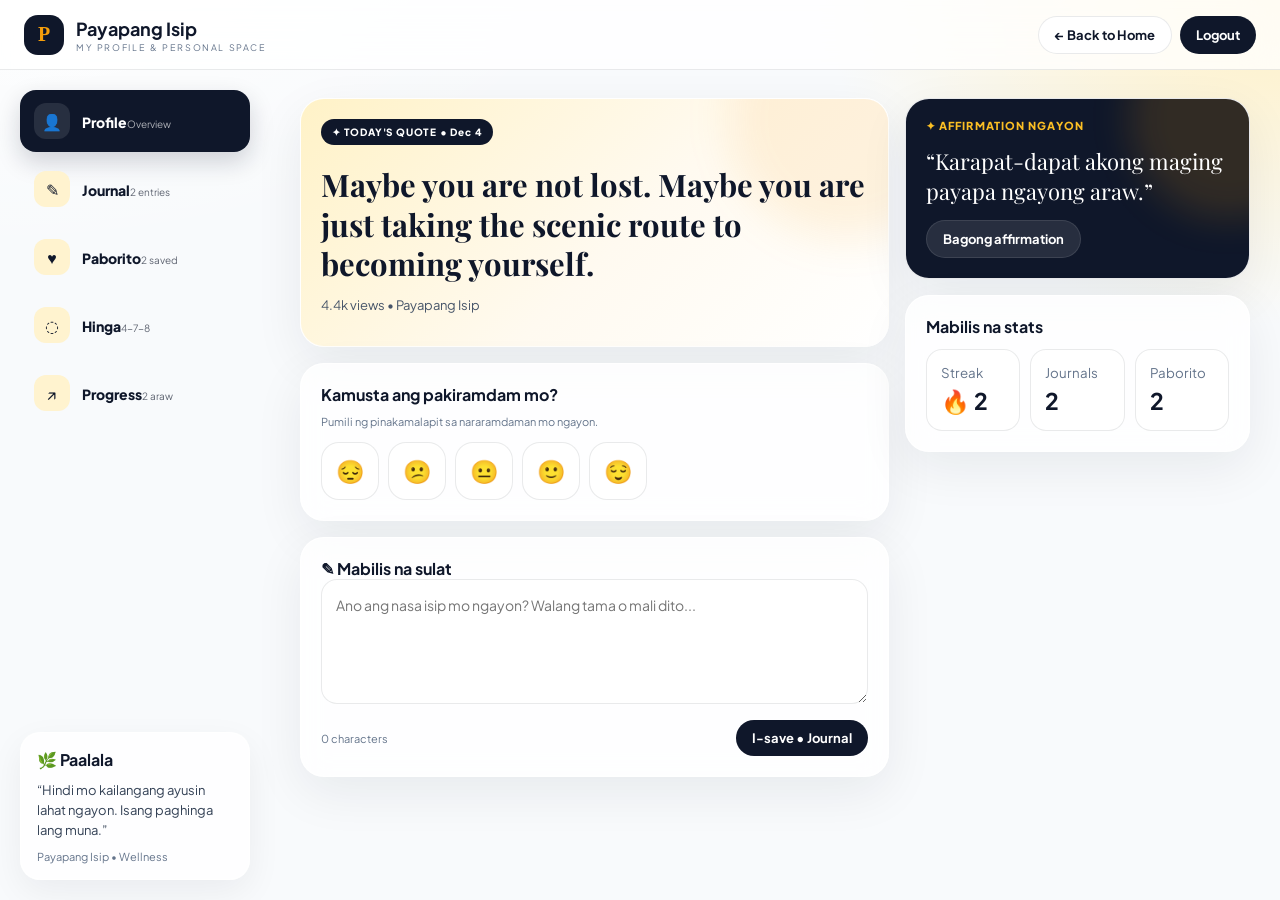
<file: dashboard.html>
<!DOCTYPE html>
<html lang="en">
<head>
<meta charset="UTF-8">
<meta name="viewport" content="width=device-width, initial-scale=1.0">
<title>Payapang Isip • Dashboard</title>
<style>
@import url('https://fonts.googleapis.com/css2?family=Playfair+Display:wght@500;600;700;800&family=Plus+Jakarta+Sans:wght@400;500;600;700;800&display=swap');
:root{--ink:#0f172a;--muted:#64748b;--cream:#fffaf0;--gold:#f59e0b;--line:rgba(15,23,42,.09);--card:rgba(255,255,255,.82)}
*{box-sizing:border-box}html{scroll-behavior:smooth}body{margin:0;font-family:'Plus Jakarta Sans',Arial,sans-serif;color:var(--ink);background:radial-gradient(900px 500px at 0% -10%,#fff 0,transparent 70%),radial-gradient(700px 500px at 100% 0,#fff1c7 0,transparent 65%),#f8fafc;min-height:100vh}button,input,textarea{font:inherit}button{cursor:pointer;border:0}.serif{font-family:'Playfair Display',Georgia,serif}.hidden{display:none!important}
.topbar{height:70px;position:sticky;top:0;z-index:20;background:rgba(255,255,255,.78);backdrop-filter:blur(18px);border-bottom:1px solid var(--line);display:flex;align-items:center;padding:0 24px}.topbar-inner{width:min(1440px,100%);margin:auto;display:flex;align-items:center;justify-content:space-between;gap:16px}.brand{display:flex;align-items:center;gap:12px}.logo{width:40px;height:40px;border-radius:14px;background:var(--ink);color:var(--gold);display:grid;place-items:center;font-family:Georgia;font-weight:800;font-size:20px}.brand b{font-size:18px}.brand small{display:block;text-transform:uppercase;letter-spacing:.18em;font-size:9px;color:var(--muted);margin-top:2px}.actions{display:flex;gap:8px}.btn{border-radius:999px;padding:10px 16px;font-size:13px;font-weight:700;transition:.2s}.btn:hover{transform:translateY(-1px)}.btn-dark{background:var(--ink);color:white}.btn-light{background:white;color:var(--ink);border:1px solid var(--line)}
.shell{display:flex;max-width:1440px;margin:auto}.sidebar{width:270px;padding:20px;min-height:calc(100vh - 70px);position:sticky;top:70px;height:calc(100vh - 70px);display:flex;flex-direction:column;gap:16px}.nav{display:flex;flex-direction:column;gap:6px}.nav button{background:transparent;text-align:left;border-radius:16px;padding:13px 14px;display:flex;align-items:center;gap:12px;color:var(--ink);transition:.2s}.nav button:hover{background:white;border:1px solid var(--line)}.nav button.active{background:var(--ink);color:white;box-shadow:0 10px 24px rgba(15,23,42,.18)}.nav .icon{width:36px;height:36px;border-radius:12px;background:#fff3cf;display:grid;place-items:center}.nav button.active .icon{background:rgba(255,255,255,.1)}.nav .label{font-size:14px;font-weight:800}.nav .desc{font-size:10px;opacity:.65;margin-top:3px}.reminder{margin-top:auto;background:var(--card);border:1px solid rgba(255,255,255,.9);box-shadow:0 12px 35px rgba(15,23,42,.06);border-radius:20px;padding:16px}.reminder p{font-size:13px;line-height:1.55;margin:10px 0;color:#334155}
main{flex:1;min-width:0;padding:28px 30px 100px}.content{max-width:1020px}.page-title{font-size:30px;margin:0 0 4px}.sub{font-size:13px;color:var(--muted);margin:0 0 24px}.grid{display:grid;gap:16px}.two{grid-template-columns:1.45fr .85fr}.three{grid-template-columns:repeat(3,1fr)}.card{background:var(--card);border:1px solid rgba(255,255,255,.9);box-shadow:0 16px 50px rgba(15,23,42,.07);border-radius:24px;padding:20px;backdrop-filter:blur(14px)}.quote{background:linear-gradient(135deg,#fff2c7,#fffaf0 55%,#fff);position:relative;overflow:hidden}.quote:after{content:'';position:absolute;width:240px;height:240px;border-radius:50%;background:rgba(245,158,11,.11);right:-80px;top:-100px;filter:blur(20px)}.badge{display:inline-flex;align-items:center;gap:8px;background:var(--ink);color:white;border-radius:999px;padding:7px 11px;font-size:10px;font-weight:800;letter-spacing:.08em}.quote h1{font-size:31px;line-height:1.28;max-width:750px;margin:20px 0 10px;position:relative;z-index:1}.quote p{color:#475569;font-size:13px}.moods{display:flex;gap:9px;flex-wrap:wrap}.mood{width:58px;height:58px;border-radius:18px;background:white;border:1px solid var(--line);font-size:23px;display:grid;place-items:center;transition:.2s}.mood:hover,.mood.active{transform:translateY(-3px);background:#fff3cf;border-color:#f6c35a}.mood-label{font-size:11px;color:var(--muted);margin-top:10px}.textarea{width:100%;min-height:125px;border:1px solid var(--line);border-radius:16px;padding:14px;background:white;resize:vertical;outline:none;line-height:1.6;font-size:14px}.textarea:focus{border-color:var(--gold);box-shadow:0 0 0 4px rgba(245,158,11,.1)}.row{display:flex;align-items:center;justify-content:space-between;gap:12px;margin-top:12px}.small{font-size:11px;color:var(--muted)}.affirm{background:var(--ink);color:white;position:relative;overflow:hidden}.affirm:after{content:'';position:absolute;width:200px;height:200px;border-radius:50%;background:rgba(245,158,11,.15);right:-80px;top:-80px;filter:blur(18px)}.affirm p{font-size:22px;line-height:1.35;margin:14px 0;position:relative;z-index:1}.stats{display:grid;grid-template-columns:repeat(3,1fr);gap:10px}.stat{padding:14px;background:white;border:1px solid var(--line);border-radius:16px}.stat b{font-size:23px}.stat small{display:block;color:var(--muted);margin-bottom:5px}.entry{display:flex;gap:14px;align-items:flex-start}.entry .face{width:45px;height:45px;border-radius:15px;background:#fff3cf;display:grid;place-items:center;font-size:21px;flex:none}.entry p{margin:3px 0 0;line-height:1.65;font-size:14px;white-space:pre-wrap}.delete{margin-left:auto;background:#fff0f0;color:#b91c1c;border-radius:10px;padding:8px 10px;font-size:12px}.empty{text-align:center;padding:35px;color:var(--muted)}
.quote-list{display:grid;grid-template-columns:repeat(2,1fr);gap:14px}.quote-item{border-radius:20px;padding:18px;background:white;border:1px solid var(--line)}.quote-item p{line-height:1.5;margin:14px 0;font-family:'Playfair Display',serif;font-size:17px}.heart{float:right;border-radius:50%;width:36px;height:36px;background:var(--ink);color:#fbbf24;font-size:17px}.breath-wrap{display:grid;place-items:center;padding:35px}.breath{width:min(62vw,280px);height:min(62vw,280px);border-radius:50%;background:radial-gradient(circle at 35% 30%,#26354d,var(--ink));color:white;display:grid;place-items:center;text-align:center;box-shadow:0 25px 65px rgba(15,23,42,.25);transition:transform 1s ease}.breath.inhale{transform:scale(1.17)}.breath.hold{transform:scale(1.22)}.breath.exhale{transform:scale(.87)}.breath small{letter-spacing:.15em;text-transform:uppercase;opacity:.6}.breath h2{margin:8px 0 4px;font-size:30px}.progress-bars{display:flex;align-items:end;gap:10px;height:150px;padding:20px 4px}.bar{flex:1;border-radius:9px 9px 3px 3px;background:#e2e8f0;min-width:22px;position:relative}.bar span{position:absolute;bottom:-20px;width:100%;text-align:center;font-size:10px;color:var(--muted)}.bar i{display:block;background:linear-gradient(#fbbf24,#f59e0b);border-radius:9px 9px 3px 3px;width:100%;min-height:5px}.achievement{display:flex;gap:12px;align-items:center;padding:14px;border-radius:17px;border:1px solid var(--line);background:white}.achievement.locked{opacity:.45}.ach-icon{width:42px;height:42px;border-radius:14px;background:#fff3cf;display:grid;place-items:center;font-size:19px}.toast{position:fixed;bottom:24px;left:50%;transform:translateX(-50%) translateY(120px);background:var(--ink);color:white;border-radius:999px;padding:11px 18px;font-size:12px;z-index:50;transition:.35s}.toast.show{transform:translateX(-50%) translateY(0)}
.mobile-nav{display:none}
@media(max-width:900px){.sidebar{display:none}.shell{display:block}main{padding:22px 16px 100px}.two{grid-template-columns:1fr}.topbar{padding:0 16px}.quote h1{font-size:25px}.mobile-nav{display:flex;position:fixed;z-index:30;bottom:12px;left:12px;right:12px;background:rgba(15,23,42,.94);backdrop-filter:blur(18px);border-radius:22px;padding:7px;justify-content:space-around;box-shadow:0 18px 45px rgba(15,23,42,.3)}.mobile-nav button{background:transparent;color:rgba(255,255,255,.65);font-size:10px;padding:8px 9px;border-radius:14px}.mobile-nav button.active{background:white;color:var(--ink)}.three{grid-template-columns:1fr}.quote-list{grid-template-columns:1fr}.actions .btn-light{display:none}}

/* Community, Chat, News & Shop */
.community-hero{background:linear-gradient(135deg,#0f172a,#1e293b);color:#fff;overflow:hidden;position:relative}.community-hero:after{content:'';position:absolute;width:260px;height:260px;border-radius:50%;background:rgba(245,158,11,.16);right:-80px;top:-110px;filter:blur(18px)}
.post-composer textarea,.chat-input{width:100%;border:1px solid var(--line);border-radius:16px;padding:13px;background:#fff;outline:none;resize:vertical}.post{padding:18px;border-radius:20px;background:#fff;border:1px solid var(--line);margin-top:12px}.post-head{display:flex;gap:10px;align-items:center}.avatar{width:42px;height:42px;border-radius:14px;background:#fff3cf;display:grid;place-items:center;font-weight:800}.post p{line-height:1.65;margin:12px 0 0;white-space:pre-wrap}.post-actions{display:flex;gap:8px;margin-top:14px}.mini-btn{padding:8px 12px;border-radius:12px;background:#f8fafc;border:1px solid var(--line);font-size:12px;font-weight:700}
.chat-shell{display:grid;grid-template-columns:260px 1fr;gap:16px}.room-list{display:grid;gap:8px;align-content:start}.room{padding:13px;border-radius:15px;background:#fff;border:1px solid var(--line);text-align:left}.room.active{background:var(--ink);color:#fff}.chat-box{min-height:470px;display:flex;flex-direction:column}.messages{flex:1;max-height:420px;overflow:auto;padding-right:4px}.msg{display:flex;gap:9px;margin:12px 0}.msg.me{flex-direction:row-reverse}.bubble{max-width:min(78%,560px);padding:11px 13px;border-radius:16px;background:#f1f5f9;font-size:13px;line-height:1.5}.msg.me .bubble{background:#fff3cf}.chat-send{display:flex;gap:8px;margin-top:12px}.chat-send input{flex:1}.online-dot{display:inline-block;width:8px;height:8px;border-radius:50%;background:#22c55e;margin-right:5px}.news-grid{display:grid;grid-template-columns:repeat(2,1fr);gap:16px}.news-card{background:#fff;border:1px solid var(--line);border-radius:22px;padding:18px}.news-tag{display:inline-block;padding:5px 9px;border-radius:999px;background:#fff3cf;font-size:10px;font-weight:800}.news-card h3{font-size:20px;margin:12px 0 7px}.shop-grid{display:grid;grid-template-columns:repeat(3,1fr);gap:16px}.product{background:#fff;border:1px solid var(--line);border-radius:22px;padding:14px;overflow:hidden}.product-visual{height:150px;border-radius:16px;background:linear-gradient(135deg,#fff3cf,#fde68a);display:grid;place-items:center;font-size:56px}.product h3{margin:12px 0 5px}.price{font-weight:800;font-size:18px}.cart-bar{position:sticky;bottom:18px;background:var(--ink);color:#fff;padding:12px 16px;border-radius:18px;display:flex;justify-content:space-between;align-items:center;margin-top:18px;box-shadow:0 18px 40px rgba(15,23,42,.2)}
@media(max-width:900px){.mobile-nav{overflow-x:auto;justify-content:flex-start}.mobile-nav button{min-width:62px}.chat-shell{grid-template-columns:1fr}.room-list{grid-template-columns:repeat(2,1fr)}.news-grid,.shop-grid{grid-template-columns:1fr}}
</style>
</head>
<body>
<header class="topbar"><div class="topbar-inner"><div class="brand"><div class="logo">P</div><div><b>Payapang Isip</b><small>My Profile & Personal Space</small></div></div><div class="actions"><button class="btn btn-light" onclick="location.href='index.html'">← Back to Home</button><button class="btn btn-dark" onclick="logout()">Logout</button></div></div></header>
<div class="shell">
<aside class="sidebar"><nav class="nav" id="nav"></nav><div class="reminder"><b>🌿 Paalala</b><p>“Hindi mo kailangang ayusin lahat ngayon. Isang paghinga lang muna.”</p><div class="small">Payapang Isip • Wellness</div></div></aside>
<main><div class="content" id="app"></div></main>
</div>
<nav class="mobile-nav" id="mobileNav"></nav><div class="toast" id="toast"></div>
<script>
const quotes=[
{id:1,title:'Magandang Umaga',views:'4,577 views',text:'Magandang umaga. Hindi mo kailangang maging perpekto ngayon. Maging totoo ka lang, sapat na.'},
{id:2,title:'Masakit palang tanggapin',views:'3.2k views',text:'Masakit palang tanggapin na minsan, kahit anong gawin mo, may mga bagay na hindi para sa’yo. At okay lang yun.'},
{id:3,title:'Hindi mo kailangang ayusin',views:'2.9k views',text:'Hindi mo kailangang ayusin ang buong mundo. Ayusin mo muna ang paghinga mo. Yung mundo, susunod na.'},
{id:4,title:'1st Day of September',views:'5.1k views',text:'1st Day of September — paalala na pwede ka ulit magsimula. Hindi pa huli ang lahat.'},
{id:5,title:'Maybe you are not lost',views:'4.4k views',text:'Maybe you are not lost. Maybe you are just taking the scenic route to becoming yourself.'},
{id:6,title:'Take your time',views:'3.8k views',text:'Take your time. Walang hinahabol. Ang payapa, hindi minamadali — inaalagaan.'}
];
const affirmations=['Karapat-dapat akong maging payapa ngayong araw.','Hindi ko kailangang kontrolin ang lahat para maging okay.','Sapat ako, kahit hindi perpekto.','Pinipili kong huminga bago mag-react.','Maliit na hakbang, pero hakbang pa rin.','Pinapayagan kong maging tao — nasasaktan, natututo, lumalago.'];
const moods=[['😔','Mabigat'],['😕','Medyo'],['😐','Sakto'],['🙂','Magaan'],['😌','Payapa']];
let state={page:'tahanan',mood:+localStorage.getItem('payapang_last_mood')||0,journals:JSON.parse(localStorage.getItem('payapang_journals')||'[]'),favorites:JSON.parse(localStorage.getItem('payapang_favorites')||'[1,3]'),community:JSON.parse(localStorage.getItem('payapang_community')||'[]'),chat:JSON.parse(localStorage.getItem('payapang_chat')||'[]'),cart:JSON.parse(localStorage.getItem('payapang_cart')||'[]'),affirm:0,breathing:false,phase:'ready',seconds:60,cycles:0};
if(!state.journals.length){state.journals=[{id:'1',text:'Ngayong araw, pinili kong huminga ng malalim bago sumagot. Hindi ko na-control lahat, pero na-control ko sarili ko.',mood:4,date:Date.now()-86400000},{id:'2',text:'Ang bigat kanina. Pero sinulat ko lahat dito. Gumaan pakiramdam.',mood:2,date:Date.now()-172800000}];save()}
const navItems=[['tahanan','👤','Profile','Overview'],['journal','✎','Journal','entries'],['paborito','♥','Paborito','saved'],['hinga','◌','Hinga','4-7-8'],['progress','↗','Progress','araw']];
function save(){localStorage.setItem('payapang_journals',JSON.stringify(state.journals));localStorage.setItem('payapang_favorites',JSON.stringify(state.favorites));localStorage.setItem('payapang_last_mood',state.mood);localStorage.setItem('payapang_community',JSON.stringify(state.community));localStorage.setItem('payapang_chat',JSON.stringify(state.chat));localStorage.setItem('payapang_cart',JSON.stringify(state.cart))}
function streak(){return Math.min(state.journals.length,12)}
function toast(msg){const t=document.getElementById('toast');t.textContent=msg;t.classList.add('show');setTimeout(()=>t.classList.remove('show'),1800)}
function renderNav(){const make=compact=>navItems.map(([id,ic,label,desc])=>`<button class="${state.page===id?'active':''}" onclick="go('${id}')">${compact?ic:`<span class="icon">${ic}</span><span><span class="label">${label}</span><span class="desc">${id==='journal'?state.journals.length+' entries':id==='paborito'?state.favorites.length+' saved':id==='progress'?streak()+' araw':desc}</span></span>`}</button>`).join('');document.getElementById('nav').innerHTML=make(false);document.getElementById('mobileNav').innerHTML=make(true)}
function go(page){state.page=page;render()}
function header(title,sub){return `<h1 class="page-title serif">${title}</h1><p class="sub">${sub}</p>`}
function home(){const q=quotes[new Date().getDate()%quotes.length];return `<div class="grid two"><section class="grid" style="align-content:start"><div class="card quote"><span class="badge">✦ TODAY'S QUOTE • ${new Date().toLocaleDateString('en-US',{month:'short',day:'numeric'})}</span><h1 class="serif">${q.text}</h1><p>${q.views} • Payapang Isip</p></div><div class="card"><b>Kamusta ang pakiramdam mo?</b><div class="mood-label">Pumili ng pinakamalapit sa nararamdaman mo ngayon.</div><div class="moods" style="margin-top:14px">${moods.map((m,i)=>`<button class="mood ${state.mood===i+1?'active':''}" onclick="setMood(${i+1})" title="${m[1]}">${m[0]}</button>`).join('')}</div>${state.mood?`<div class="mood-label">Napili: <b>${moods[state.mood-1][1]}</b></div>`:''}</div><div class="card"><div style="display:flex;align-items:center;gap:8px"><b>✎ Mabilis na sulat</b></div><textarea class="textarea" id="quickText" placeholder="Ano ang nasa isip mo ngayon? Walang tama o mali dito..."></textarea><div class="row"><span class="small" id="count">0 characters</span><button class="btn btn-dark" onclick="addJournal('quickText')">I-save • Journal</button></div></div></section><aside class="grid" style="align-content:start"><div class="card affirm"><div class="small" style="color:#fbbf24;letter-spacing:.1em;text-transform:uppercase;font-weight:800">✦ Affirmation ngayon</div><p class="serif">“${affirmations[state.affirm]}”</p><button class="btn" style="background:rgba(255,255,255,.1);color:white;border:1px solid rgba(255,255,255,.1)" onclick="nextAffirm()">Bagong affirmation</button></div><div class="card"><b>Mabilis na stats</b><div class="stats" style="margin-top:12px"><div class="stat"><small>Streak</small><b>🔥 ${streak()}</b></div><div class="stat"><small>Journals</small><b>${state.journals.length}</b></div><div class="stat"><small>Paborito</small><b>${state.favorites.length}</b></div></div></div></aside></div>`}
function journal(){return `${header('Journal','Isulat mo. Walang filter. Para sa’yo lang ito.')}<div class="card"><div class="row" style="margin-top:0"><b>✎ Bagong entry</b><div class="moods">${moods.map((m,i)=>`<button class="mood ${state.mood===i+1?'active':''}" style="width:40px;height:40px;font-size:18px;border-radius:12px" onclick="setMood(${i+1})">${m[0]}</button>`).join('')}</div></div><textarea class="textarea" id="journalText" placeholder="Magsimula ka dito..." style="margin-top:14px"></textarea><div class="row"><span class="small">Mood: ${state.mood?moods[state.mood-1][1]:'Sakto'}</span><button class="btn btn-dark" onclick="addJournal('journalText')">I-save sa Journal</button></div></div><div class="grid" style="margin-top:16px">${state.journals.slice().sort((a,b)=>b.date-a.date).map(j=>`<div class="card entry"><div class="face">${moods[(j.mood||3)-1][0]}</div><div style="flex:1"><b>${new Date(j.date).toLocaleDateString('en-US',{month:'short',day:'numeric',year:'numeric'})}</b><p>${escapeHtml(j.text)}</p><div class="small" style="margin-top:8px">${moods[(j.mood||3)-1][1]}</div></div><button class="delete" onclick="deleteJournal('${j.id}')">Delete</button></div>`).join('')||'<div class="card empty">Wala pa. Magsimula ka ng unang sulat.</div>'}</div>`}
function favorites(){const fav=quotes.filter(q=>state.favorites.includes(q.id));return `${header('Paborito','Mga salitang gusto mong balikan.')}<div class="quote-list">${fav.map(q=>`<div class="quote-item"><button class="heart" onclick="toggleFav(${q.id})">♥</button><span class="small">${q.title}</span><p>${q.text}</p><span class="small">${q.views} • Payapang Isip</span></div>`).join('')||'<div class="card empty">Wala ka pang saved na quote.</div>'}</div><h2 class="serif" style="margin-top:30px">Iba pang quotes</h2><div class="quote-list">${quotes.filter(q=>!state.favorites.includes(q.id)).map(q=>`<div class="quote-item"><button class="heart" onclick="toggleFav(${q.id})" style="background:white;color:#94a3b8;border:1px solid var(--line)">♡</button><span class="small">${q.title}</span><p>${q.text}</p><button class="btn btn-light" onclick="toggleFav(${q.id})">Save</button></div>`).join('')}</div>`}
function breathing(){return `${header('Hinga','4-7-8 breathing. Langhap 4s, pigil 7s, buga 8s. Isang minuto lang.')}<div class="card breath-wrap"><div class="breath ${state.phase}" id="breathCircle"><div><small>${state.breathing?state.phase:'ready'}</small><h2 class="serif">${state.breathing?(state.phase==='inhale'?'Langhap':state.phase==='hold'?'Pigil':'Buga'):'Hinga'}</h2><span>${state.breathing?state.seconds+'s • '+state.cycles+' cycles':'1 minuto'}</span></div></div><div class="row" style="margin-top:40px"><button class="btn ${state.breathing?'btn-light':'btn-dark'}" onclick="toggleBreathing()">${state.breathing?'Stop':'Simulan'}</button><button class="btn btn-light" onclick="resetBreathing()">Reset</button></div></div>`}
function progress(){let days=[];for(let i=6;i>=0;i--){let d=new Date(Date.now()-i*86400000);let found=state.journals.find(j=>new Date(j.date).toDateString()===d.toDateString());days.push({label:d.toLocaleDateString('en-US',{weekday:'short'}).charAt(0),h:found?55+(found.mood||3)*9:5})}let achievements=[['🌱','Unang Hakbang','Nagsulat ka ng unang journal',state.journals.length>=1],['🔥','3 Araw na Payapa','3 araw na tuloy-tuloy',streak()>=3],['✎','Manunulat','5 journals na',state.journals.length>=5],['♥','Mapagmahal sa Sarili','Nag-save ng 3 paborito',state.favorites.length>=3]];return `${header('Progress','Tingnan ang maliliit na hakbang na nagawa mo.')}<div class="grid two"><div class="card"><b>Huling 7 araw</b><div class="progress-bars">${days.map(d=>`<div class="bar"><i style="height:${d.h}%"></i><span>${d.label}</span></div>`).join('')}</div><div class="small">Batay sa journal entries at mood check-ins.</div></div><div class="card"><b>Mga numero mo</b><div class="stats" style="margin-top:15px"><div class="stat"><small>Journals</small><b>${state.journals.length}</b></div><div class="stat"><small>Streak</small><b>${streak()}</b></div><div class="stat"><small>Saved</small><b>${state.favorites.length}</b></div></div></div></div><div class="grid" style="margin-top:16px"><h2 class="serif" style="margin:0">Achievements</h2>${achievements.map(a=>`<div class="achievement ${a[3]?'':'locked'}"><div class="ach-icon">${a[0]}</div><div><b>${a[1]}</b><div class="small">${a[2]}</div></div><span style="margin-left:auto;font-size:11px;font-weight:800">${a[3]?'Unlocked':'Locked'}</span></div>`).join('')}</div>`}

const newsItems=[
{tag:'COMMUNITY',title:'Maligayang pagdating sa Payapang Isip Community',text:'May bago tayong space para magbahagi ng simpleng kwento, quote, at positibong mensahe.'},
{tag:'UPDATE',title:'Global Chat is now open',text:'Mag-iwan ng friendly message at makipag-usap nang may respeto at kabutihan.'},
{tag:'WELLNESS',title:'Isang minuto para sa sarili',text:'Subukan ang Hinga section kapag kailangan mong huminto sandali at mag-reset.'},
{tag:'SHOP',title:'Bagong Payapang Isip digital items',text:'Available ang sample digital products at community support items sa Shop.'}
];
const products=[
{id:1,emoji:'📖',name:'Payapang Journal',desc:'Digital reflection pages',price:49},
{id:2,emoji:'🌿',name:'Affirmation Cards',desc:'30 calming reminders',price:39},
{id:3,emoji:'🖼️',name:'Quote Wallpaper Pack',desc:'Mobile backgrounds',price:29},
{id:4,emoji:'🎧',name:'Calm Audio Pack',desc:'Relaxing ambience',price:59},
{id:5,emoji:'☀️',name:'Morning Planner',desc:'Simple daily planning',price:45},
{id:6,emoji:'💛',name:'Supporter Badge',desc:'Community supporter',price:99}
];
function community(){let posts=state.community.slice().reverse();return `${header('Community','Isang ligtas at positibong lugar para magbahagi.')}<div class="card community-hero"><span class="badge">☀ PAYAPANG ISIP COMMUNITY</span><h2 class="serif" style="font-size:28px;margin:18px 0 8px;position:relative;z-index:1">Magbahagi ng kabutihan.</h2><p style="position:relative;z-index:1;opacity:.75">I-share ang simpleng thought, encouragement, o magandang nangyari sa araw mo.</p></div><div class="card post-composer" style="margin-top:16px"><b>✦ Gumawa ng post</b><textarea id="communityText" placeholder="Ano ang gusto mong ibahagi sa community?" style="margin-top:12px"></textarea><div class="row"><span class="small">Panatilihing mabait at magalang ang community.</span><button class="btn btn-dark" onclick="addPost()">I-post</button></div></div><div>${posts.map(p=>`<article class="post"><div class="post-head"><div class="avatar">PI</div><div><b>${escapeHtml(p.author||'Community Member')}</b><div class="small">${new Date(p.date).toLocaleString()}</div></div></div><p>${escapeHtml(p.text)}</p><div class="post-actions"><button class="mini-btn" onclick="likePost('${p.id}')">♥ ${p.likes||0} Like</button><button class="mini-btn" onclick="toast('Comments feature coming soon')">◌ Comment</button></div></article>`).join('')||'<div class="card empty">Wala pang community post. Ikaw ang unang magbahagi! ☀</div>'}</div>`}
function chat(){let msgs=state.chat;return `${header('Global Chat','Friendly messages para sa Payapang Isip community.')}<div class="chat-shell"><aside class="card room-list"><button class="room active">🌍 Global Room<br><span class="small">Community chat</span></button><button class="room" onclick="toast('Coming soon')">🌿 Positivity</button><button class="room" onclick="toast('Coming soon')">☀ Morning Club</button><div class="small"><span class="online-dot"></span>Online demo room</div></aside><section class="card chat-box"><div class="messages" id="messages">${msgs.map(m=>`<div class="msg ${m.me?'me':''}"><div class="avatar">${m.me?'ME':'PI'}</div><div class="bubble"><b>${m.me?'Ikaw':'Payapang Isip Member'}</b><div>${escapeHtml(m.text)}</div><small>${new Date(m.date).toLocaleTimeString([],{hour:'2-digit',minute:'2-digit'})}</small></div></div>`).join('')||'<div class="empty">Wala pang message. Batiin ang community 👋</div>'}</div><div class="chat-send"><input class="chat-input" id="chatText" placeholder="Type a friendly message..." onkeydown="if(event.key==='Enter')sendChat()"><button class="btn btn-dark" onclick="sendChat()">Send</button></div><div class="small" style="margin-top:10px">Demo mode: messages are stored locally on this browser.</div></section></div>`}
function news(){return `${header('News','Mga update at announcements mula sa Payapang Isip.')}<div class="news-grid">${newsItems.map((n,i)=>`<article class="news-card"><span class="news-tag">${n.tag}</span><h3 class="serif">${n.title}</h3><p class="small" style="font-size:13px;line-height:1.65">${n.text}</p><div class="small" style="margin-top:14px">${i+1} day${i?'s':''} ago • Payapang Isip</div></article>`).join('')}</div>`}
function shop(){let total=state.cart.reduce((a,id)=>a+(products.find(p=>p.id===id)?.price||0),0);return `${header('Shop','Simple digital items para sa Payapang Isip community.')}<div class="shop-grid">${products.map(p=>`<article class="product"><div class="product-visual">${p.emoji}</div><h3 class="serif">${p.name}</h3><div class="small">${p.desc}</div><div class="row"><span class="price">₱${p.price}</span><button class="btn btn-dark" onclick="addCart(${p.id})">${state.cart.includes(p.id)?'Added ✓':'Add'}</button></div></article>`).join('')}</div><div class="cart-bar"><div><b>🛒 Cart</b><span class="small" style="color:#cbd5e1;margin-left:8px">${state.cart.length} item(s)</span></div><div><b>₱${total}</b> <button class="btn" style="margin-left:8px;background:#fbbf24;color:#0f172a" onclick="checkout()">Checkout</button></div></div>`}
function addPost(){let el=document.getElementById('communityText'),text=el?.value.trim();if(!text)return toast('May gusto ka bang ibahagi muna?');state.community.push({id:String(Date.now()),author:'Community Member',text,date:Date.now(),likes:0});save();toast('Posted sa Community ☀');render()}
function likePost(id){let p=state.community.find(x=>x.id===id);if(p){p.likes=(p.likes||0)+1;save();render()}}
function sendChat(){let el=document.getElementById('chatText'),text=el?.value.trim();if(!text)return;state.chat.push({id:String(Date.now()),text,date:Date.now(),me:true});save();render();setTimeout(()=>{let box=document.getElementById('messages');if(box)box.scrollTop=box.scrollHeight},50)}
function addCart(id){if(!state.cart.includes(id))state.cart.push(id);save();toast('Added to cart 🛍');render()}
function checkout(){if(!state.cart.length)return toast('Wala pang item sa cart');toast('Demo checkout • connect payment gateway next')}

function render(){renderNav();let out=state.page==='tahanan'?home():state.page==='journal'?journal():state.page==='paborito'?favorites():state.page==='hinga'?breathing():progress();document.getElementById('app').innerHTML=out;const qt=document.getElementById('quickText');if(qt){qt.addEventListener('input',()=>document.getElementById('count').textContent=qt.value.length+' characters')}}
function setMood(m){state.mood=m;save();toast('Mood saved 🌿');render()}
function addJournal(id){let el=document.getElementById(id),text=el?.value.trim();if(!text)return toast('May gusto ka bang isulat muna?');state.journals.unshift({id:String(Date.now()),text,mood:state.mood||3,date:Date.now()});save();toast('Na-save sa Journal 🌿');render()}
function deleteJournal(id){state.journals=state.journals.filter(j=>j.id!==id);save();toast('Deleted');render()}
function toggleFav(id){state.favorites=state.favorites.includes(id)?state.favorites.filter(x=>x!==id):[...state.favorites,id];save();toast(state.favorites.includes(id)?'Na-save sa Paborito ♥':'Tinanggal sa Paborito');render()}
function nextAffirm(){state.affirm=(state.affirm+1)%affirmations.length;render()}
let breathTimer=null;
function toggleBreathing(){if(state.breathing){clearInterval(breathTimer);state.breathing=false;state.phase='ready';render();return}state.breathing=true;state.phase='inhale';state.seconds=60;let phaseSec=4,elapsed=0;breathTimer=setInterval(()=>{state.seconds--;elapsed++;phaseSec--;if(phaseSec<=0){if(state.phase==='inhale'){state.phase='hold';phaseSec=7}else if(state.phase==='hold'){state.phase='exhale';phaseSec=8}else{state.phase='inhale';phaseSec=4;state.cycles++}}if(state.seconds<=0){clearInterval(breathTimer);state.breathing=false;state.phase='ready';toast('Tapos na. Salamat sa paghinga 🌿')}render()},1000);render()}
function resetBreathing(){clearInterval(breathTimer);state.breathing=false;state.phase='ready';state.seconds=60;state.cycles=0;render()}
function logout(){if(confirm('Mag-logout sa dashboard?')){localStorage.removeItem('payapang_user');toast('Logged out');setTimeout(()=>location.href='index.html',500)}}
function escapeHtml(s){return s.replace(/[&<>'"]/g,c=>({'&':'&amp;','<':'&lt;','>':'&gt;',"'":'&#39;','"':'&quot;'}[c]))}
render();
</script>
</body></html>
</file>
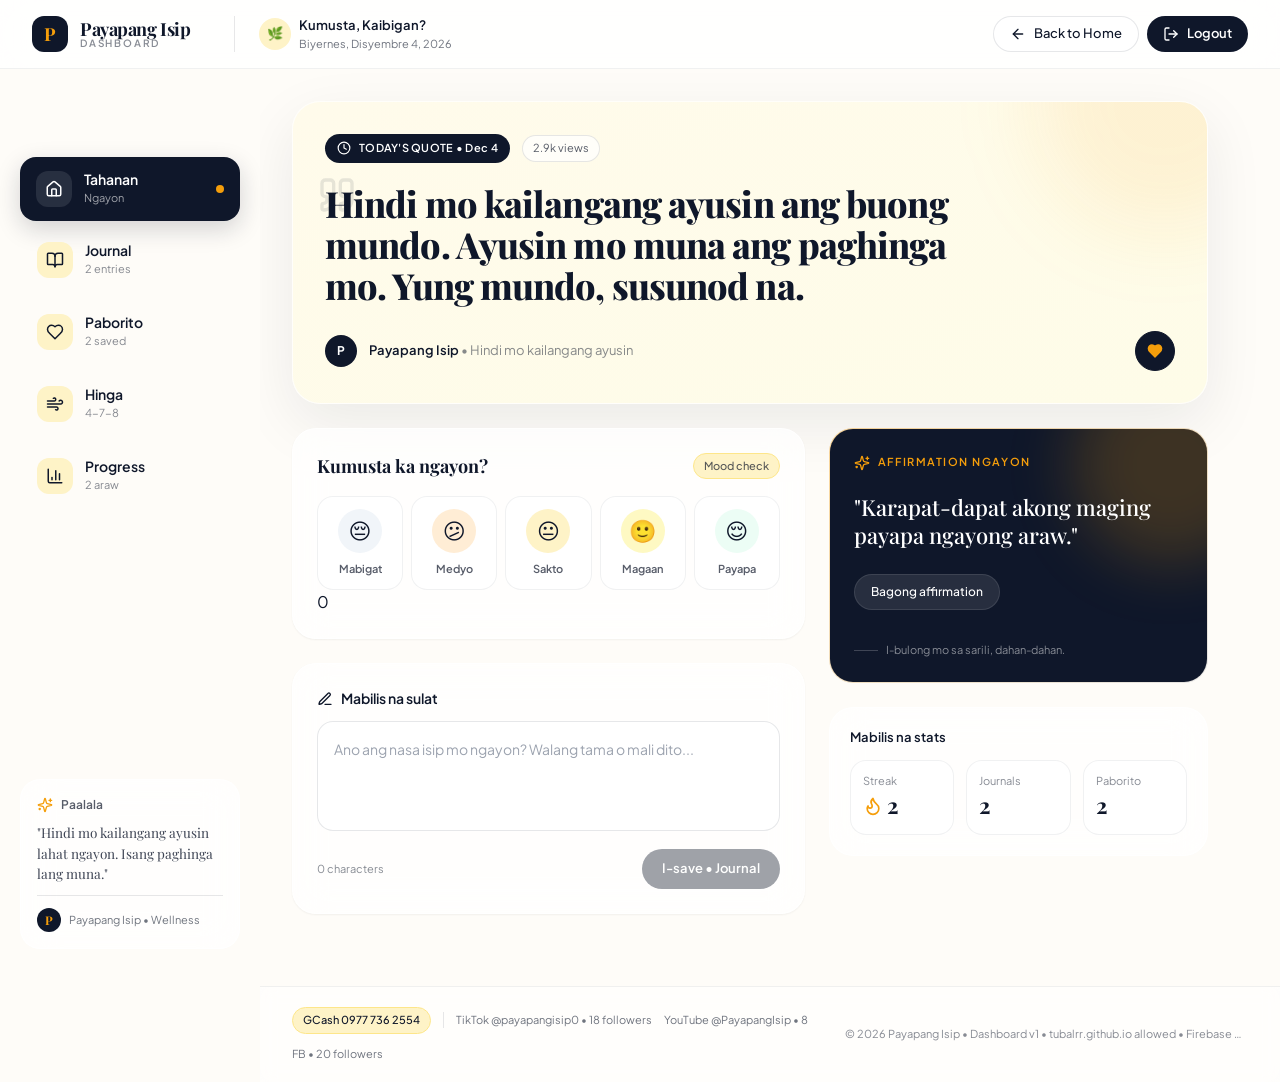
<file: Dashboard.html>
<!DOCTYPE html>
<html lang="en">
<head>
  <meta charset="UTF-8">
  <meta name="viewport" content="width=device-width, initial-scale=1">
  <title>React Artifact</title>
  <style>*,:after,:before{--tw-border-spacing-x:0;--tw-border-spacing-y:0;--tw-translate-x:0;--tw-translate-y:0;--tw-rotate:0;--tw-skew-x:0;--tw-skew-y:0;--tw-scale-x:1;--tw-scale-y:1;--tw-pan-x: ;--tw-pan-y: ;--tw-pinch-zoom: ;--tw-scroll-snap-strictness:proximity;--tw-gradient-from-position: ;--tw-gradient-via-position: ;--tw-gradient-to-position: ;--tw-ordinal: ;--tw-slashed-zero: ;--tw-numeric-figure: ;--tw-numeric-spacing: ;--tw-numeric-fraction: ;--tw-ring-inset: ;--tw-ring-offset-width:0px;--tw-ring-offset-color:#fff;--tw-ring-color:rgba(59,130,246,.5);--tw-ring-offset-shadow:0 0 #0000;--tw-ring-shadow:0 0 #0000;--tw-shadow:0 0 #0000;--tw-shadow-colored:0 0 #0000;--tw-blur: ;--tw-brightness: ;--tw-contrast: ;--tw-grayscale: ;--tw-hue-rotate: ;--tw-invert: ;--tw-saturate: ;--tw-sepia: ;--tw-drop-shadow: ;--tw-backdrop-blur: ;--tw-backdrop-brightness: ;--tw-backdrop-contrast: ;--tw-backdrop-grayscale: ;--tw-backdrop-hue-rotate: ;--tw-backdrop-invert: ;--tw-backdrop-opacity: ;--tw-backdrop-saturate: ;--tw-backdrop-sepia: ;--tw-contain-size: ;--tw-contain-layout: ;--tw-contain-paint: ;--tw-contain-style: }::backdrop{--tw-border-spacing-x:0;--tw-border-spacing-y:0;--tw-translate-x:0;--tw-translate-y:0;--tw-rotate:0;--tw-skew-x:0;--tw-skew-y:0;--tw-scale-x:1;--tw-scale-y:1;--tw-pan-x: ;--tw-pan-y: ;--tw-pinch-zoom: ;--tw-scroll-snap-strictness:proximity;--tw-gradient-from-position: ;--tw-gradient-via-position: ;--tw-gradient-to-position: ;--tw-ordinal: ;--tw-slashed-zero: ;--tw-numeric-figure: ;--tw-numeric-spacing: ;--tw-numeric-fraction: ;--tw-ring-inset: ;--tw-ring-offset-width:0px;--tw-ring-offset-color:#fff;--tw-ring-color:rgba(59,130,246,.5);--tw-ring-offset-shadow:0 0 #0000;--tw-ring-shadow:0 0 #0000;--tw-shadow:0 0 #0000;--tw-shadow-colored:0 0 #0000;--tw-blur: ;--tw-brightness: ;--tw-contrast: ;--tw-grayscale: ;--tw-hue-rotate: ;--tw-invert: ;--tw-saturate: ;--tw-sepia: ;--tw-drop-shadow: ;--tw-backdrop-blur: ;--tw-backdrop-brightness: ;--tw-backdrop-contrast: ;--tw-backdrop-grayscale: ;--tw-backdrop-hue-rotate: ;--tw-backdrop-invert: ;--tw-backdrop-opacity: ;--tw-backdrop-saturate: ;--tw-backdrop-sepia: ;--tw-contain-size: ;--tw-contain-layout: ;--tw-contain-paint: ;--tw-contain-style: }/*! tailwindcss v3.4.18 | MIT License | https://tailwindcss.com*/*,:after,:before{box-sizing:border-box;border:0 solid #e5e7eb}:after,:before{--tw-content:""}:host,html{line-height:1.5;-webkit-text-size-adjust:100%;-moz-tab-size:4;-o-tab-size:4;tab-size:4;font-family:ui-sans-serif,system-ui,sans-serif,Apple Color Emoji,Segoe UI Emoji,Segoe UI Symbol,Noto Color Emoji;font-feature-settings:normal;font-variation-settings:normal;-webkit-tap-highlight-color:transparent}body{line-height:inherit}hr{height:0;color:inherit;border-top-width:1px}abbr:where([title]){-webkit-text-decoration:underline dotted;text-decoration:underline dotted}h1,h2,h3,h4,h5,h6{font-size:inherit;font-weight:inherit}a{color:inherit;text-decoration:inherit}b,strong{font-weight:bolder}code,kbd,pre,samp{font-family:ui-monospace,SFMono-Regular,Menlo,Monaco,Consolas,Liberation Mono,Courier New,monospace;font-feature-settings:normal;font-variation-settings:normal;font-size:1em}small{font-size:80%}sub,sup{font-size:75%;line-height:0;position:relative;vertical-align:baseline}sub{bottom:-.25em}sup{top:-.5em}table{text-indent:0;border-color:inherit;border-collapse:collapse}button,input,optgroup,select,textarea{font-family:inherit;font-feature-settings:inherit;font-variation-settings:inherit;font-size:100%;font-weight:inherit;line-height:inherit;letter-spacing:inherit;color:inherit;margin:0;padding:0}button,select{text-transform:none}button,input:where([type=button]),input:where([type=reset]),input:where([type=submit]){-webkit-appearance:button;background-color:transparent;background-image:none}:-moz-focusring{outline:auto}:-moz-ui-invalid{box-shadow:none}progress{vertical-align:baseline}::-webkit-inner-spin-button,::-webkit-outer-spin-button{height:auto}[type=search]{-webkit-appearance:textfield;outline-offset:-2px}::-webkit-search-decoration{-webkit-appearance:none}::-webkit-file-upload-button{-webkit-appearance:button;font:inherit}summary{display:list-item}blockquote,dd,dl,figure,h1,h2,h3,h4,h5,h6,hr,p,pre{margin:0}fieldset{margin:0}fieldset,legend{padding:0}menu,ol,ul{list-style:none;margin:0;padding:0}dialog{padding:0}textarea{resize:vertical}input::-moz-placeholder,textarea::-moz-placeholder{opacity:1;color:#9ca3af}input::placeholder,textarea::placeholder{opacity:1;color:#9ca3af}[role=button],button{cursor:pointer}:disabled{cursor:default}audio,canvas,embed,iframe,img,object,svg,video{display:block;vertical-align:middle}img,video{max-width:100%;height:auto}[hidden]:where(:not([hidden=until-found])){display:none}.pointer-events-none{pointer-events:none}.pointer-events-auto{pointer-events:auto}.visible{visibility:visible}.fixed{position:fixed}.absolute{position:absolute}.relative{position:relative}.sticky{position:sticky}.inset-0{inset:0}.inset-\[-12px\]{inset:-12px}.inset-\[-26px\]{inset:-26px}.inset-x-0{left:0;right:0}.-left-2{left:-.5rem}.-right-12{right:-3rem}.-top-12{top:-3rem}.-top-2{top:-.5rem}.bottom-0{bottom:0}.bottom-\[92px\]{bottom:92px}.left-1\/2{left:50%}.right-0{right:0}.top-0{top:0}.top-\[68px\]{top:68px}.z-40{z-index:40}.z-\[100\]{z-index:100}.z-\[90\]{z-index:90}.mx-auto{margin-left:auto;margin-right:auto}.mb-3{margin-bottom:.75rem}.mb-4{margin-bottom:1rem}.mb-5{margin-bottom:1.25rem}.ml-6{margin-left:1.5rem}.ml-auto{margin-left:auto}.mt-0\.5{margin-top:.125rem}.mt-1{margin-top:.25rem}.mt-10{margin-top:2.5rem}.mt-2{margin-top:.5rem}.mt-3{margin-top:.75rem}.mt-4{margin-top:1rem}.mt-5{margin-top:1.25rem}.mt-6{margin-top:1.5rem}.mt-8{margin-top:2rem}.mt-auto{margin-top:auto}.line-clamp-3{overflow:hidden;display:-webkit-box;-webkit-box-orient:vertical;-webkit-line-clamp:3}.flex{display:flex}.inline-flex{display:inline-flex}.grid{display:grid}.hidden{display:none}.aspect-square{aspect-ratio:1/1}.h-1\.5{height:.375rem}.h-10{height:2.5rem}.h-11{height:2.75rem}.h-12{height:3rem}.h-2{height:.5rem}.h-3\.5{height:.875rem}.h-4{height:1rem}.h-5{height:1.25rem}.h-6{height:1.5rem}.h-8{height:2rem}.h-9{height:2.25rem}.h-\[140px\]{height:140px}.h-\[180px\]{height:180px}.h-\[18px\]{height:18px}.h-\[68px\]{height:68px}.h-\[92px\]{height:92px}.h-\[calc\(100vh-68px\)\]{height:calc(100vh - 68px)}.h-full{height:100%}.h-px{height:1px}.min-h-\[110px\]{min-height:110px}.min-h-\[140px\]{min-height:140px}.min-h-screen{min-height:100vh}.w-10{width:2.5rem}.w-11{width:2.75rem}.w-12{width:3rem}.w-2{width:.5rem}.w-3\.5{width:.875rem}.w-4{width:1rem}.w-5{width:1.25rem}.w-6{width:1.5rem}.w-8{width:2rem}.w-9{width:2.25rem}.w-\[140px\]{width:140px}.w-\[180px\]{width:180px}.w-\[18px\]{width:18px}.w-\[260px\]{width:260px}.w-\[62\%\]{width:62%}.w-full{width:100%}.w-px{width:1px}.min-w-0{min-width:0}.min-w-\[92px\]{min-width:92px}.max-w-\[100vw\]{max-width:100vw}.max-w-\[1440px\]{max-width:1440px}.max-w-\[26ch\]{max-width:26ch}.max-w-\[300px\]{max-width:300px}.max-w-\[360px\]{max-width:360px}.max-w-\[42px\]{max-width:42px}.max-w-\[520px\]{max-width:520px}.max-w-\[980px\]{max-width:980px}.max-w-full{max-width:100%}.flex-1{flex:1 1 0%}.shrink-0{flex-shrink:0}.-translate-x-1\/2{--tw-translate-x:-50%}.-translate-x-1\/2,.-translate-y-1\/2{transform:translate(var(--tw-translate-x),var(--tw-translate-y)) rotate(var(--tw-rotate)) skewX(var(--tw-skew-x)) skewY(var(--tw-skew-y)) scaleX(var(--tw-scale-x)) scaleY(var(--tw-scale-y))}.-translate-y-1\/2{--tw-translate-y:-50%}.translate-x-1\/3{--tw-translate-x:33.333333%}.-rotate-90,.translate-x-1\/3{transform:translate(var(--tw-translate-x),var(--tw-translate-y)) rotate(var(--tw-rotate)) skewX(var(--tw-skew-x)) skewY(var(--tw-skew-y)) scaleX(var(--tw-scale-x)) scaleY(var(--tw-scale-y))}.-rotate-90{--tw-rotate:-90deg}.scale-110{--tw-scale-x:1.1;--tw-scale-y:1.1}.scale-110,.scale-\[1\.02\]{transform:translate(var(--tw-translate-x),var(--tw-translate-y)) rotate(var(--tw-rotate)) skewX(var(--tw-skew-x)) skewY(var(--tw-skew-y)) scaleX(var(--tw-scale-x)) scaleY(var(--tw-scale-y))}.scale-\[1\.02\]{--tw-scale-x:1.02;--tw-scale-y:1.02}.transform{transform:translate(var(--tw-translate-x),var(--tw-translate-y)) rotate(var(--tw-rotate)) skewX(var(--tw-skew-x)) skewY(var(--tw-skew-y)) scaleX(var(--tw-scale-x)) scaleY(var(--tw-scale-y))}.resize-none{resize:none}.grid-cols-3{grid-template-columns:repeat(3,minmax(0,1fr))}.grid-cols-5{grid-template-columns:repeat(5,minmax(0,1fr))}.flex-col{flex-direction:column}.flex-wrap{flex-wrap:wrap}.place-items-center{place-items:center}.items-start{align-items:flex-start}.items-end{align-items:flex-end}.items-center{align-items:center}.items-baseline{align-items:baseline}.justify-end{justify-content:flex-end}.justify-center{justify-content:center}.justify-between{justify-content:space-between}.gap-1{gap:.25rem}.gap-1\.5{gap:.375rem}.gap-2{gap:.5rem}.gap-3{gap:.75rem}.gap-4{gap:1rem}.gap-5{gap:1.25rem}.gap-6{gap:1.5rem}.space-y-3>:not([hidden])~:not([hidden]){--tw-space-y-reverse:0;margin-top:calc(.75rem*(1 - var(--tw-space-y-reverse)));margin-bottom:calc(.75rem*var(--tw-space-y-reverse))}.space-y-6>:not([hidden])~:not([hidden]){--tw-space-y-reverse:0;margin-top:calc(1.5rem*(1 - var(--tw-space-y-reverse)));margin-bottom:calc(1.5rem*var(--tw-space-y-reverse))}.self-start{align-self:flex-start}.overflow-hidden{overflow:hidden}.overflow-x-hidden{overflow-x:hidden}.truncate{overflow:hidden;text-overflow:ellipsis}.truncate,.whitespace-nowrap{white-space:nowrap}.whitespace-pre-wrap{white-space:pre-wrap}.break-words{overflow-wrap:break-word}.rounded-\[12px\]{border-radius:12px}.rounded-\[14px\]{border-radius:14px}.rounded-\[16px\]{border-radius:16px}.rounded-\[18px\]{border-radius:18px}.rounded-\[20px\]{border-radius:20px}.rounded-\[21px\]{border-radius:21px}.rounded-\[22px\]{border-radius:22px}.rounded-\[23px\]{border-radius:23px}.rounded-\[24px\]{border-radius:24px}.rounded-\[28px\]{border-radius:28px}.rounded-full{border-radius:9999px}.rounded-t-\[10px\]{border-top-left-radius:10px;border-top-right-radius:10px}.border{border-width:1px}.border-b{border-bottom-width:1px}.border-l{border-left-width:1px}.border-t{border-top-width:1px}.border-\[\#0f172a\]{--tw-border-opacity:1;border-color:rgb(15 23 42/var(--tw-border-opacity,1))}.border-\[\#0f172a\]\/10{border-color:rgba(15,23,42,.1)}.border-\[\#0f172a\]\/\[0\.06\]{border-color:rgba(15,23,42,.06)}.border-\[\#f59e0b\]\/30{border-color:rgba(245,158,11,.3)}.border-amber-200{--tw-border-opacity:1;border-color:rgb(253 230 138/var(--tw-border-opacity,1))}.border-transparent{border-color:transparent}.border-white\/10{border-color:hsla(0,0%,100%,.1)}.border-white\/70{border-color:hsla(0,0%,100%,.7)}.border-white\/80{border-color:hsla(0,0%,100%,.8)}.bg-\[\#0f172a\]{--tw-bg-opacity:1;background-color:rgb(15 23 42/var(--tw-bg-opacity,1))}.bg-\[\#0f172a\]\/10{background-color:rgba(15,23,42,.1)}.bg-\[\#0f172a\]\/60{background-color:rgba(15,23,42,.6)}.bg-\[\#0f172a\]\/\[0\.06\]{background-color:rgba(15,23,42,.06)}.bg-\[\#f59e0b\]{--tw-bg-opacity:1;background-color:rgb(245 158 11/var(--tw-bg-opacity,1))}.bg-\[\#f59e0b\]\/10{background-color:rgba(245,158,11,.1)}.bg-\[\#f59e0b\]\/20{background-color:rgba(245,158,11,.2)}.bg-\[\#fef3c7\]{--tw-bg-opacity:1;background-color:rgb(254 243 199/var(--tw-bg-opacity,1))}.bg-\[\#fefcf8\]{--tw-bg-opacity:1;background-color:rgb(254 252 248/var(--tw-bg-opacity,1))}.bg-amber-100{--tw-bg-opacity:1;background-color:rgb(254 243 199/var(--tw-bg-opacity,1))}.bg-emerald-50{--tw-bg-opacity:1;background-color:rgb(236 253 245/var(--tw-bg-opacity,1))}.bg-orange-100{--tw-bg-opacity:1;background-color:rgb(255 237 213/var(--tw-bg-opacity,1))}.bg-slate-100{--tw-bg-opacity:1;background-color:rgb(241 245 249/var(--tw-bg-opacity,1))}.bg-white{--tw-bg-opacity:1;background-color:rgb(255 255 255/var(--tw-bg-opacity,1))}.bg-white\/10{background-color:hsla(0,0%,100%,.1)}.bg-white\/20{background-color:hsla(0,0%,100%,.2)}.bg-white\/60{background-color:hsla(0,0%,100%,.6)}.bg-white\/70{background-color:hsla(0,0%,100%,.7)}.bg-white\/80{background-color:hsla(0,0%,100%,.8)}.bg-yellow-100{--tw-bg-opacity:1;background-color:rgb(254 249 195/var(--tw-bg-opacity,1))}.bg-gradient-to-br{background-image:linear-gradient(to bottom right,var(--tw-gradient-stops))}.from-\[\#f59e0b\]\/40{--tw-gradient-from:rgba(245,158,11,.4) var(--tw-gradient-from-position);--tw-gradient-to:rgba(245,158,11,0) var(--tw-gradient-to-position);--tw-gradient-stops:var(--tw-gradient-from),var(--tw-gradient-to)}.from-\[\#fef3c7\],.from-amber-100{--tw-gradient-from:#fef3c7 var(--tw-gradient-from-position);--tw-gradient-to:hsla(48,96%,89%,0) var(--tw-gradient-to-position);--tw-gradient-stops:var(--tw-gradient-from),var(--tw-gradient-to)}.from-amber-50{--tw-gradient-from:#fffbeb var(--tw-gradient-from-position);--tw-gradient-to:rgba(255,251,235,0) var(--tw-gradient-to-position);--tw-gradient-stops:var(--tw-gradient-from),var(--tw-gradient-to)}.from-orange-50{--tw-gradient-from:#fff7ed var(--tw-gradient-from-position);--tw-gradient-to:rgba(255,247,237,0) var(--tw-gradient-to-position);--tw-gradient-stops:var(--tw-gradient-from),var(--tw-gradient-to)}.from-slate-100{--tw-gradient-from:#f1f5f9 var(--tw-gradient-from-position);--tw-gradient-to:rgba(241,245,249,0) var(--tw-gradient-to-position);--tw-gradient-stops:var(--tw-gradient-from),var(--tw-gradient-to)}.from-stone-50{--tw-gradient-from:#fafaf9 var(--tw-gradient-from-position);--tw-gradient-to:hsla(60,9%,98%,0) var(--tw-gradient-to-position);--tw-gradient-stops:var(--tw-gradient-from),var(--tw-gradient-to)}.to-\[\#0f172a\]\/10{--tw-gradient-to:rgba(15,23,42,.1) var(--tw-gradient-to-position)}.to-amber-100{--tw-gradient-to:#fef3c7 var(--tw-gradient-to-position)}.to-amber-50{--tw-gradient-to:#fffbeb var(--tw-gradient-to-position)}.to-neutral-100{--tw-gradient-to:#f5f5f5 var(--tw-gradient-to-position)}.to-orange-50{--tw-gradient-to:#fff7ed var(--tw-gradient-to-position)}.to-stone-50{--tw-gradient-to:#fafaf9 var(--tw-gradient-to-position)}.to-yellow-50{--tw-gradient-to:#fefce8 var(--tw-gradient-to-position)}.fill-current{fill:currentColor}.p-10{padding:2.5rem}.p-2{padding:.5rem}.p-3{padding:.75rem}.p-4{padding:1rem}.p-5{padding:1.25rem}.p-6{padding:1.5rem}.p-8{padding:2rem}.p-\[1px\]{padding:1px}.px-2{padding-left:.5rem;padding-right:.5rem}.px-2\.5{padding-left:.625rem;padding-right:.625rem}.px-3{padding-left:.75rem;padding-right:.75rem}.px-4{padding-left:1rem;padding-right:1rem}.px-5{padding-left:1.25rem;padding-right:1.25rem}.px-6{padding-left:1.5rem;padding-right:1.5rem}.px-8{padding-left:2rem;padding-right:2rem}.py-1{padding-top:.25rem;padding-bottom:.25rem}.py-1\.5{padding-top:.375rem;padding-bottom:.375rem}.py-2{padding-top:.5rem;padding-bottom:.5rem}.py-3\.5{padding-top:.875rem;padding-bottom:.875rem}.py-5{padding-top:1.25rem;padding-bottom:1.25rem}.py-6{padding-top:1.5rem;padding-bottom:1.5rem}.pb-\[110px\]{padding-bottom:110px}.pb-\[max\(12px\2c env\(safe-area-inset-bottom\)\)\]{padding-bottom:max(12px,env(safe-area-inset-bottom))}.pl-6{padding-left:1.5rem}.pt-2{padding-top:.5rem}.text-left{text-align:left}.text-center{text-align:center}.text-\[10px\]{font-size:10px}.text-\[11px\]{font-size:11px}.text-\[12px\]{font-size:12px}.text-\[13\.5px\]{font-size:13.5px}.text-\[13px\]{font-size:13px}.text-\[14px\]{font-size:14px}.text-\[16px\]{font-size:16px}.text-\[18px\]{font-size:18px}.text-\[20px\]{font-size:20px}.text-\[22px\]{font-size:22px}.text-\[26px\]{font-size:26px}.text-\[28px\]{font-size:28px}.text-\[34px\]{font-size:34px}.font-\[800\]{font-weight:800}.font-bold{font-weight:700}.font-medium{font-weight:500}.font-semibold{font-weight:600}.uppercase{text-transform:uppercase}.capitalize{text-transform:capitalize}.leading-\[1\.15\]{line-height:1.15}.leading-\[1\.35\]{line-height:1.35}.leading-\[1\.3\]{line-height:1.3}.leading-\[1\.4\]{line-height:1.4}.leading-\[1\.5\]{line-height:1.5}.leading-\[1\.6\]{line-height:1.6}.leading-\[1\.7\]{line-height:1.7}.leading-none{line-height:1}.leading-tight{line-height:1.25}.tracking-\[0\.14em\]{letter-spacing:.14em}.tracking-\[0\.18em\]{letter-spacing:.18em}.tracking-\[0\.2em\]{letter-spacing:.2em}.tracking-tight{letter-spacing:-.025em}.tracking-wide{letter-spacing:.025em}.text-\[\#0f172a\]{--tw-text-opacity:1;color:rgb(15 23 42/var(--tw-text-opacity,1))}.text-\[\#0f172a\]\/10{color:rgba(15,23,42,.1)}.text-\[\#0f172a\]\/20{color:rgba(15,23,42,.2)}.text-\[\#0f172a\]\/40{color:rgba(15,23,42,.4)}.text-\[\#0f172a\]\/50{color:rgba(15,23,42,.5)}.text-\[\#0f172a\]\/60{color:rgba(15,23,42,.6)}.text-\[\#0f172a\]\/70{color:rgba(15,23,42,.7)}.text-\[\#0f172a\]\/80{color:rgba(15,23,42,.8)}.text-\[\#f59e0b\]{--tw-text-opacity:1;color:rgb(245 158 11/var(--tw-text-opacity,1))}.text-white{--tw-text-opacity:1;color:rgb(255 255 255/var(--tw-text-opacity,1))}.text-white\/50{color:hsla(0,0%,100%,.5)}.text-white\/60{color:hsla(0,0%,100%,.6)}.text-white\/70{color:hsla(0,0%,100%,.7)}.opacity-0{opacity:0}.opacity-60{opacity:.6}.opacity-70{opacity:.7}.opacity-80{opacity:.8}.shadow{--tw-shadow:0 1px 3px 0 rgba(0,0,0,.1),0 1px 2px -1px rgba(0,0,0,.1);--tw-shadow-colored:0 1px 3px 0 var(--tw-shadow-color),0 1px 2px -1px var(--tw-shadow-color)}.shadow,.shadow-\[0_10px_30px_rgba\(15\2c 23\2c 42\2c 0\.15\)\]{box-shadow:var(--tw-ring-offset-shadow,0 0 #0000),var(--tw-ring-shadow,0 0 #0000),var(--tw-shadow)}.shadow-\[0_10px_30px_rgba\(15\2c 23\2c 42\2c 0\.15\)\]{--tw-shadow:0 10px 30px rgba(15,23,42,.15);--tw-shadow-colored:0 10px 30px var(--tw-shadow-color)}.shadow-\[0_16px_40px_rgba\(15\2c 23\2c 42\2c 0\.28\)\]{--tw-shadow:0 16px 40px rgba(15,23,42,.28);--tw-shadow-colored:0 16px 40px var(--tw-shadow-color);box-shadow:var(--tw-ring-offset-shadow,0 0 #0000),var(--tw-ring-shadow,0 0 #0000),var(--tw-shadow)}.shadow-\[0_20px_60px_rgba\(15\2c 23\2c 42\2c 0\.08\)\]{--tw-shadow:0 20px 60px rgba(15,23,42,.08);--tw-shadow-colored:0 20px 60px var(--tw-shadow-color);box-shadow:var(--tw-ring-offset-shadow,0 0 #0000),var(--tw-ring-shadow,0 0 #0000),var(--tw-shadow)}.shadow-\[0_20px_60px_rgba\(15\2c 23\2c 42\2c 0\.25\)\]{--tw-shadow:0 20px 60px rgba(15,23,42,.25);--tw-shadow-colored:0 20px 60px var(--tw-shadow-color);box-shadow:var(--tw-ring-offset-shadow,0 0 #0000),var(--tw-ring-shadow,0 0 #0000),var(--tw-shadow)}.shadow-\[0_8px_24px_rgba\(15\2c 23\2c 42\2c 0\.18\)\]{--tw-shadow:0 8px 24px rgba(15,23,42,.18);--tw-shadow-colored:0 8px 24px var(--tw-shadow-color)}.shadow-\[0_8px_24px_rgba\(15\2c 23\2c 42\2c 0\.18\)\],.shadow-lg{box-shadow:var(--tw-ring-offset-shadow,0 0 #0000),var(--tw-ring-shadow,0 0 #0000),var(--tw-shadow)}.shadow-lg{--tw-shadow:0 10px 15px -3px rgba(0,0,0,.1),0 4px 6px -4px rgba(0,0,0,.1);--tw-shadow-colored:0 10px 15px -3px var(--tw-shadow-color),0 4px 6px -4px var(--tw-shadow-color)}.shadow-sm{--tw-shadow:0 1px 2px 0 rgba(0,0,0,.05);--tw-shadow-colored:0 1px 2px 0 var(--tw-shadow-color);box-shadow:var(--tw-ring-offset-shadow,0 0 #0000),var(--tw-ring-shadow,0 0 #0000),var(--tw-shadow)}.outline-none{outline:2px solid transparent;outline-offset:2px}.blur{--tw-blur:blur(8px)}.blur,.blur-\[1px\]{filter:var(--tw-blur) var(--tw-brightness) var(--tw-contrast) var(--tw-grayscale) var(--tw-hue-rotate) var(--tw-invert) var(--tw-saturate) var(--tw-sepia) var(--tw-drop-shadow)}.blur-\[1px\]{--tw-blur:blur(1px)}.blur-\[24px\]{--tw-blur:blur(24px)}.blur-\[24px\],.blur-\[32px\]{filter:var(--tw-blur) var(--tw-brightness) var(--tw-contrast) var(--tw-grayscale) var(--tw-hue-rotate) var(--tw-invert) var(--tw-saturate) var(--tw-sepia) var(--tw-drop-shadow)}.blur-\[32px\]{--tw-blur:blur(32px)}.filter{filter:var(--tw-blur) var(--tw-brightness) var(--tw-contrast) var(--tw-grayscale) var(--tw-hue-rotate) var(--tw-invert) var(--tw-saturate) var(--tw-sepia) var(--tw-drop-shadow)}.backdrop-blur{--tw-backdrop-blur:blur(8px)}.backdrop-blur,.backdrop-blur-sm{backdrop-filter:var(--tw-backdrop-blur) var(--tw-backdrop-brightness) var(--tw-backdrop-contrast) var(--tw-backdrop-grayscale) var(--tw-backdrop-hue-rotate) var(--tw-backdrop-invert) var(--tw-backdrop-opacity) var(--tw-backdrop-saturate) var(--tw-backdrop-sepia)}.backdrop-blur-sm{--tw-backdrop-blur:blur(4px)}.backdrop-blur-xl{--tw-backdrop-blur:blur(24px)}.backdrop-blur-xl,.backdrop-filter{backdrop-filter:var(--tw-backdrop-blur) var(--tw-backdrop-brightness) var(--tw-backdrop-contrast) var(--tw-backdrop-grayscale) var(--tw-backdrop-hue-rotate) var(--tw-backdrop-invert) var(--tw-backdrop-opacity) var(--tw-backdrop-saturate) var(--tw-backdrop-sepia)}.transition{transition-property:color,background-color,border-color,text-decoration-color,fill,stroke,opacity,box-shadow,transform,filter,backdrop-filter;transition-timing-function:cubic-bezier(.4,0,.2,1);transition-duration:.15s}.transition-all{transition-property:all;transition-timing-function:cubic-bezier(.4,0,.2,1);transition-duration:.15s}.duration-1000{transition-duration:1s}.ease-in-out{transition-timing-function:cubic-bezier(.4,0,.2,1)}#root,body,html{min-height:100%}body{margin:0;font-family:Inter,ui-sans-serif,system-ui,-apple-system,BlinkMacSystemFont,Segoe UI,sans-serif}[role=button]:not([aria-disabled=true]),button:not(:disabled),label[for],select:not(:disabled),summary{cursor:pointer}.hover\:border-\[\#0f172a\]\/\[0\.06\]:hover{border-color:rgba(15,23,42,.06)}.hover\:border-red-200:hover{--tw-border-opacity:1;border-color:rgb(254 202 202/var(--tw-border-opacity,1))}.hover\:bg-\[\#fef3c7\]:hover{--tw-bg-opacity:1;background-color:rgb(254 243 199/var(--tw-bg-opacity,1))}.hover\:bg-\[\#fef3c7\]\/60:hover{background-color:hsla(48,96%,89%,.6)}.hover\:bg-black:hover{--tw-bg-opacity:1;background-color:rgb(0 0 0/var(--tw-bg-opacity,1))}.hover\:bg-red-50:hover{--tw-bg-opacity:1;background-color:rgb(254 242 242/var(--tw-bg-opacity,1))}.hover\:bg-white:hover{--tw-bg-opacity:1;background-color:rgb(255 255 255/var(--tw-bg-opacity,1))}.hover\:bg-white\/15:hover{background-color:hsla(0,0%,100%,.15)}.hover\:text-red-600:hover{--tw-text-opacity:1;color:rgb(220 38 38/var(--tw-text-opacity,1))}.hover\:shadow-\[0_8px_30px_rgba\(15\2c 23\2c 42\2c 0\.06\)\]:hover{--tw-shadow:0 8px 30px rgba(15,23,42,.06);--tw-shadow-colored:0 8px 30px var(--tw-shadow-color)}.hover\:shadow-\[0_8px_30px_rgba\(15\2c 23\2c 42\2c 0\.06\)\]:hover,.hover\:shadow-sm:hover{box-shadow:var(--tw-ring-offset-shadow,0 0 #0000),var(--tw-ring-shadow,0 0 #0000),var(--tw-shadow)}.hover\:shadow-sm:hover{--tw-shadow:0 1px 2px 0 rgba(0,0,0,.05);--tw-shadow-colored:0 1px 2px 0 var(--tw-shadow-color)}.focus\:border-\[\#f59e0b\]\/50:focus{border-color:rgba(245,158,11,.5)}.focus\:ring-4:focus{--tw-ring-offset-shadow:var(--tw-ring-inset) 0 0 0 var(--tw-ring-offset-width) var(--tw-ring-offset-color);--tw-ring-shadow:var(--tw-ring-inset) 0 0 0 calc(4px + var(--tw-ring-offset-width)) var(--tw-ring-color);box-shadow:var(--tw-ring-offset-shadow),var(--tw-ring-shadow),var(--tw-shadow,0 0 #0000)}.focus\:ring-\[\#f59e0b\]\/10:focus{--tw-ring-color:rgba(245,158,11,.1)}.disabled\:opacity-40:disabled{opacity:.4}.group:hover .group-hover\:opacity-100{opacity:1}@media (min-width:640px){.sm\:inline{display:inline}.sm\:hidden{display:none}}@media (min-width:768px){.md\:-right-16{right:-4rem}.md\:-top-16{top:-4rem}.md\:mx-0{margin-left:0;margin-right:0}.md\:inline{display:inline}.md\:flex{display:flex}.md\:inline-flex{display:inline-flex}.md\:hidden{display:none}.md\:h-11{height:2.75rem}.md\:h-\[200px\]{height:200px}.md\:h-\[260px\]{height:260px}.md\:w-11{width:2.75rem}.md\:w-\[200px\]{width:200px}.md\:w-\[260px\]{width:260px}.md\:max-w-\[420px\]{max-width:420px}.md\:grid-cols-2{grid-template-columns:repeat(2,minmax(0,1fr))}.md\:grid-cols-3{grid-template-columns:repeat(3,minmax(0,1fr))}.md\:grid-cols-\[1\.15fr_0\.85fr\]{grid-template-columns:1.15fr .85fr}.md\:flex-row{flex-direction:row}.md\:items-center{align-items:center}.md\:justify-between{justify-content:space-between}.md\:rounded-\[16px\]{border-radius:16px}.md\:rounded-\[28px\]{border-radius:28px}.md\:p-10{padding:2.5rem}.md\:p-3{padding:.75rem}.md\:p-6{padding:1.5rem}.md\:p-8{padding:2rem}.md\:px-8{padding-left:2rem;padding-right:2rem}.md\:py-8{padding-top:2rem;padding-bottom:2rem}.md\:pb-0{padding-bottom:0}.md\:text-\[11px\]{font-size:11px}.md\:text-\[22px\]{font-size:22px}.md\:text-\[36px\]{font-size:36px}.md\:blur-\[30px\]{--tw-blur:blur(30px)}.md\:blur-\[30px\],.md\:blur-\[40px\]{filter:var(--tw-blur) var(--tw-brightness) var(--tw-contrast) var(--tw-grayscale) var(--tw-hue-rotate) var(--tw-invert) var(--tw-saturate) var(--tw-sepia) var(--tw-drop-shadow)}.md\:blur-\[40px\]{--tw-blur:blur(40px)}}@media (min-width:1024px){.lg\:flex{display:flex}}</style>
</head>
<body>
  <div id="root"></div>
  
  <script type="module">var Bc=Object.create;var{getPrototypeOf:Qc,defineProperty:cu,getOwnPropertyNames:Ac}=Object;var Kc=Object.prototype.hasOwnProperty;var Ye=(e,n,t)=>{t=e!=null?Bc(Qc(e)):{};let r=n||!e||!e.__esModule?cu(t,"default",{value:e,enumerable:!0}):t;for(let l of Ac(e))if(!Kc.call(r,l))cu(r,l,{get:()=>e[l],enumerable:!0});return r};var $r=(e,n)=>()=>(n||e((n={exports:{}}).exports,n),n.exports);var Yc=(e,n)=>{for(var t in n)cu(e,t,{get:n[t],enumerable:!0,configurable:!0,set:(r)=>n[t]=()=>r})};var Xc=(e,n)=>()=>(e&&(n=e(e=0)),n);var Ln=$r((sd)=>{var Mt=Symbol.for("react.element"),Gc=Symbol.for("react.portal"),Zc=Symbol.for("react.fragment"),Jc=Symbol.for("react.strict_mode"),qc=Symbol.for("react.profiler"),jc=Symbol.for("react.provider"),bc=Symbol.for("react.context"),ed=Symbol.for("react.forward_ref"),nd=Symbol.for("react.suspense"),td=Symbol.for("react.memo"),rd=Symbol.for("react.lazy"),Wi=Symbol.iterator;function ld(e){if(e===null||typeof e!=="object")return null;return e=Wi&&e[Wi]||e["@@iterator"],typeof e==="function"?e:null}var Qi={isMounted:function(){return!1},enqueueForceUpdate:function(){},enqueueReplaceState:function(){},enqueueSetState:function(){}},Ai=Object.assign,Ki={};function qn(e,n,t){this.props=e,this.context=n,this.refs=Ki,this.updater=t||Qi}qn.prototype.isReactComponent={};qn.prototype.setState=function(e,n){if(typeof e!=="object"&&typeof e!=="function"&&e!=null)throw Error("setState(...): takes an object of state variables to update or a function which returns an object of state variables.");this.updater.enqueueSetState(this,e,n,"setState")};qn.prototype.forceUpdate=function(e){this.updater.enqueueForceUpdate(this,e,"forceUpdate")};function Yi(){}Yi.prototype=qn.prototype;function pu(e,n,t){this.props=e,this.context=n,this.refs=Ki,this.updater=t||Qi}var vu=pu.prototype=new Yi;vu.constructor=pu;Ai(vu,qn.prototype);vu.isPureReactComponent=!0;var Hi=Array.isArray,Xi=Object.prototype.hasOwnProperty,mu={current:null},Gi={key:!0,ref:!0,__self:!0,__source:!0};function Zi(e,n,t){var r,l={},u=null,o=null;if(n!=null)for(r in n.ref!==void 0&&(o=n.ref),n.key!==void 0&&(u=""+n.key),n)Xi.call(n,r)&&!Gi.hasOwnProperty(r)&&(l[r]=n[r]);var i=arguments.length-2;if(i===1)l.children=t;else if(1<i){for(var a=Array(i),c=0;c<i;c++)a[c]=arguments[c+2];l.children=a}if(e&&e.defaultProps)for(r in i=e.defaultProps,i)l[r]===void 0&&(l[r]=i[r]);return{$$typeof:Mt,type:e,key:u,ref:o,props:l,_owner:mu.current}}function ud(e,n){return{$$typeof:Mt,type:e.type,key:n,ref:e.ref,props:e.props,_owner:e._owner}}function yu(e){return typeof e==="object"&&e!==null&&e.$$typeof===Mt}function od(e){var n={"=":"=0",":":"=2"};return"$"+e.replace(/[=:]/g,function(t){return n[t]})}var Bi=/\/+/g;function du(e,n){return typeof e==="object"&&e!==null&&e.key!=null?od(""+e.key):n.toString(36)}function Wr(e,n,t,r,l){var u=typeof e;if(u==="undefined"||u==="boolean")e=null;var o=!1;if(e===null)o=!0;else switch(u){case"string":case"number":o=!0;break;case"object":switch(e.$$typeof){case Mt:case Gc:o=!0}}if(o)return o=e,l=l(o),e=r===""?"."+du(o,0):r,Hi(l)?(t="",e!=null&&(t=e.replace(Bi,"$&/")+"/"),Wr(l,n,t,"",function(c){return c})):l!=null&&(yu(l)&&(l=ud(l,t+(!l.key||o&&o.key===l.key?"":(""+l.key).replace(Bi,"$&/")+"/")+e)),n.push(l)),1;if(o=0,r=r===""?".":r+":",Hi(e))for(var i=0;i<e.length;i++){u=e[i];var a=r+du(u,i);o+=Wr(u,n,t,a,l)}else if(a=ld(e),typeof a==="function")for(e=a.call(e),i=0;!(u=e.next()).done;)u=u.value,a=r+du(u,i++),o+=Wr(u,n,t,a,l);else if(u==="object")throw n=String(e),Error("Objects are not valid as a React child (found: "+(n==="[object Object]"?"object with keys {"+Object.keys(e).join(", ")+"}":n)+"). If you meant to render a collection of children, use an array instead.");return o}function xr(e,n,t){if(e==null)return e;var r=[],l=0;return Wr(e,r,"","",function(u){return n.call(t,u,l++)}),r}function id(e){if(e._status===-1){var n=e._result;n=n(),n.then(function(t){if(e._status===0||e._status===-1)e._status=1,e._result=t},function(t){if(e._status===0||e._status===-1)e._status=2,e._result=t}),e._status===-1&&(e._status=0,e._result=n)}if(e._status===1)return e._result.default;throw e._result}var ae={current:null},Hr={transition:null},ad={ReactCurrentDispatcher:ae,ReactCurrentBatchConfig:Hr,ReactCurrentOwner:mu};function Ji(){throw Error("act(...) is not supported in production builds of React.")}sd.Children={map:xr,forEach:function(e,n,t){xr(e,function(){n.apply(this,arguments)},t)},count:function(e){var n=0;return xr(e,function(){n++}),n},toArray:function(e){return xr(e,function(n){return n})||[]},only:function(e){if(!yu(e))throw Error("React.Children.only expected to receive a single React element child.");return e}};sd.Component=qn;sd.Fragment=Zc;sd.Profiler=qc;sd.PureComponent=pu;sd.StrictMode=Jc;sd.Suspense=nd;sd.__SECRET_INTERNALS_DO_NOT_USE_OR_YOU_WILL_BE_FIRED=ad;sd.act=Ji;sd.cloneElement=function(e,n,t){if(e===null||e===void 0)throw Error("React.cloneElement(...): The argument must be a React element, but you passed "+e+".");var r=Ai({},e.props),l=e.key,u=e.ref,o=e._owner;if(n!=null){if(n.ref!==void 0&&(u=n.ref,o=mu.current),n.key!==void 0&&(l=""+n.key),e.type&&e.type.defaultProps)var i=e.type.defaultProps;for(a in n)Xi.call(n,a)&&!Gi.hasOwnProperty(a)&&(r[a]=n[a]===void 0&&i!==void 0?i[a]:n[a])}var a=arguments.length-2;if(a===1)r.children=t;else if(1<a){i=Array(a);for(var c=0;c<a;c++)i[c]=arguments[c+2];r.children=i}return{$$typeof:Mt,type:e.type,key:l,ref:u,props:r,_owner:o}};sd.createContext=function(e){return e={$$typeof:bc,_currentValue:e,_currentValue2:e,_threadCount:0,Provider:null,Consumer:null,_defaultValue:null,_globalName:null},e.Provider={$$typeof:jc,_context:e},e.Consumer=e};sd.createElement=Zi;sd.createFactory=function(e){var n=Zi.bind(null,e);return n.type=e,n};sd.createRef=function(){return{current:null}};sd.forwardRef=function(e){return{$$typeof:ed,render:e}};sd.isValidElement=yu;sd.lazy=function(e){return{$$typeof:rd,_payload:{_status:-1,_result:e},_init:id}};sd.memo=function(e,n){return{$$typeof:td,type:e,compare:n===void 0?null:n}};sd.startTransition=function(e){var n=Hr.transition;Hr.transition={};try{e()}finally{Hr.transition=n}};sd.unstable_act=Ji;sd.useCallback=function(e,n){return ae.current.useCallback(e,n)};sd.useContext=function(e){return ae.current.useContext(e)};sd.useDebugValue=function(){};sd.useDeferredValue=function(e){return ae.current.useDeferredValue(e)};sd.useEffect=function(e,n){return ae.current.useEffect(e,n)};sd.useId=function(){return ae.current.useId()};sd.useImperativeHandle=function(e,n,t){return ae.current.useImperativeHandle(e,n,t)};sd.useInsertionEffect=function(e,n){return ae.current.useInsertionEffect(e,n)};sd.useLayoutEffect=function(e,n){return ae.current.useLayoutEffect(e,n)};sd.useMemo=function(e,n){return ae.current.useMemo(e,n)};sd.useReducer=function(e,n,t){return ae.current.useReducer(e,n,t)};sd.useRef=function(e){return ae.current.useRef(e)};sd.useState=function(e){return ae.current.useState(e)};sd.useSyncExternalStore=function(e,n,t){return ae.current.useSyncExternalStore(e,n,t)};sd.useTransition=function(){return ae.current.useTransition()};sd.version="18.3.1"});var ra=$r((Xd)=>{function gu(e,n){var t=e.length;e.push(n);e:for(;0<t;){var r=t-1>>>1,l=e[r];if(0<Br(l,n))e[r]=n,e[t]=l,t=r;else break e}}function Fe(e){return e.length===0?null:e[0]}function Yr(e){if(e.length===0)return null;var n=e[0],t=e.pop();if(t!==n){e[0]=t;e:for(var r=0,l=e.length,u=l>>>1;r<u;){var o=2*(r+1)-1,i=e[o],a=o+1,c=e[a];if(0>Br(i,t))a<l&&0>Br(c,i)?(e[r]=c,e[a]=t,r=a):(e[r]=i,e[o]=t,r=o);else if(a<l&&0>Br(c,t))e[r]=c,e[a]=t,r=a;else break e}}return n}function Br(e,n){var t=e.sortIndex-n.sortIndex;return t!==0?t:e.id-n.id}if(typeof performance==="object"&&typeof performance.now==="function")Su=performance,Xd.unstable_now=function(){return Su.now()};else Qr=Date,wu=Qr.now(),Xd.unstable_now=function(){return Qr.now()-wu};var Su,Qr,wu,xe=[],sn=[],Yd=1,ke=null,re=3,Xr=!1,Dn=!1,It=!1,ji=typeof setTimeout==="function"?setTimeout:null,bi=typeof clearTimeout==="function"?clearTimeout:null,qi=typeof setImmediate<"u"?setImmediate:null;typeof navigator<"u"&&navigator.scheduling!==void 0&&navigator.scheduling.isInputPending!==void 0&&navigator.scheduling.isInputPending.bind(navigator.scheduling);function ku(e){for(var n=Fe(sn);n!==null;){if(n.callback===null)Yr(sn);else if(n.startTime<=e)Yr(sn),n.sortIndex=n.expirationTime,gu(xe,n);else break;n=Fe(sn)}}function Cu(e){if(It=!1,ku(e),!Dn)if(Fe(xe)!==null)Dn=!0,Nu(_u);else{var n=Fe(sn);n!==null&&Pu(Cu,n.startTime-e)}}function _u(e,n){Dn=!1,It&&(It=!1,bi(Ut),Ut=-1),Xr=!0;var t=re;try{ku(n);for(ke=Fe(xe);ke!==null&&(!(ke.expirationTime>n)||e&&!ta());){var r=ke.callback;if(typeof r==="function"){ke.callback=null,re=ke.priorityLevel;var l=r(ke.expirationTime<=n);n=Xd.unstable_now(),typeof l==="function"?ke.callback=l:ke===Fe(xe)&&Yr(xe),ku(n)}else Yr(xe);ke=Fe(xe)}if(ke!==null)var u=!0;else{var o=Fe(sn);o!==null&&Pu(Cu,o.startTime-n),u=!1}return u}finally{ke=null,re=t,Xr=!1}}var Gr=!1,Ar=null,Ut=-1,ea=5,na=-1;function ta(){return Xd.unstable_now()-na<ea?!1:!0}function hu(){if(Ar!==null){var e=Xd.unstable_now();na=e;var n=!0;try{n=Ar(!0,e)}finally{n?Ot():(Gr=!1,Ar=null)}}else Gr=!1}var Ot;if(typeof qi==="function")Ot=function(){qi(hu)};else if(typeof MessageChannel<"u")Kr=new MessageChannel,Eu=Kr.port2,Kr.port1.onmessage=hu,Ot=function(){Eu.postMessage(null)};else Ot=function(){ji(hu,0)};var Kr,Eu;function Nu(e){Ar=e,Gr||(Gr=!0,Ot())}function Pu(e,n){Ut=ji(function(){e(Xd.unstable_now())},n)}Xd.unstable_IdlePriority=5;Xd.unstable_ImmediatePriority=1;Xd.unstable_LowPriority=4;Xd.unstable_NormalPriority=3;Xd.unstable_Profiling=null;Xd.unstable_UserBlockingPriority=2;Xd.unstable_cancelCallback=function(e){e.callback=null};Xd.unstable_continueExecution=function(){Dn||Xr||(Dn=!0,Nu(_u))};Xd.unstable_forceFrameRate=function(e){0>e||125<e?console.error("forceFrameRate takes a positive int between 0 and 125, forcing frame rates higher than 125 fps is not supported"):ea=0<e?Math.floor(1000/e):5};Xd.unstable_getCurrentPriorityLevel=function(){return re};Xd.unstable_getFirstCallbackNode=function(){return Fe(xe)};Xd.unstable_next=function(e){switch(re){case 1:case 2:case 3:var n=3;break;default:n=re}var t=re;re=n;try{return e()}finally{re=t}};Xd.unstable_pauseExecution=function(){};Xd.unstable_requestPaint=function(){};Xd.unstable_runWithPriority=function(e,n){switch(e){case 1:case 2:case 3:case 4:case 5:break;default:e=3}var t=re;re=e;try{return n()}finally{re=t}};Xd.unstable_scheduleCallback=function(e,n,t){var r=Xd.unstable_now();switch(typeof t==="object"&&t!==null?(t=t.delay,t=typeof t==="number"&&0<t?r+t:r):t=r,e){case 1:var l=-1;break;case 2:l=250;break;case 5:l=1073741823;break;case 4:l=1e4;break;default:l=5000}return l=t+l,e={id:Yd++,callback:n,priorityLevel:e,startTime:t,expirationTime:l,sortIndex:-1},t>r?(e.sortIndex=t,gu(sn,e),Fe(xe)===null&&e===Fe(sn)&&(It?(bi(Ut),Ut=-1):It=!0,Pu(Cu,t-r))):(e.sortIndex=l,gu(xe,e),Dn||Xr||(Dn=!0,Nu(_u))),e};Xd.unstable_shouldYield=ta;Xd.unstable_wrapCallback=function(e){var n=re;return function(){var t=re;re=n;try{return e.apply(this,arguments)}finally{re=t}}}});var Mi={};Yc(Mi,{version:()=>gc,unstable_renderSubtreeIntoContainer:()=>hc,unstable_batchedUpdates:()=>yc,unmountComponentAtNode:()=>mc,render:()=>vc,hydrateRoot:()=>pc,hydrate:()=>dc,flushSync:()=>cc,findDOMNode:()=>fc,createRoot:()=>sc,createPortal:()=>ac,__SECRET_INTERNALS_DO_NOT_USE_OR_YOU_WILL_BE_FIRED:()=>ic});function S(e){for(var n="https://reactjs.org/docs/error-decoder.html?invariant="+e,t=1;t<arguments.length;t++)n+="&args[]="+encodeURIComponent(arguments[t]);return"Minified React error #"+e+"; visit "+n+" for the full message or use the non-minified dev environment for full errors and additional helpful warnings."}function Yn(e,n){St(e,n),St(e+"Capture",n)}function St(e,n){ir[e]=n;for(e=0;e<n.length;e++)ss.add(n[e])}function pp(e){if(Gu.call(ua,e))return!0;if(Gu.call(la,e))return!1;if(dp.test(e))return ua[e]=!0;return la[e]=!0,!1}function vp(e,n,t,r){if(t!==null&&t.type===0)return!1;switch(typeof n){case"function":case"symbol":return!0;case"boolean":if(r)return!1;if(t!==null)return!t.acceptsBooleans;return e=e.toLowerCase().slice(0,5),e!=="data-"&&e!=="aria-";default:return!1}}function mp(e,n,t,r){if(n===null||typeof n>"u"||vp(e,n,t,r))return!0;if(r)return!1;if(t!==null)switch(t.type){case 3:return!n;case 4:return n===!1;case 5:return isNaN(n);case 6:return isNaN(n)||1>n}return!1}function ce(e,n,t,r,l,u,o){this.acceptsBooleans=n===2||n===3||n===4,this.attributeName=r,this.attributeNamespace=l,this.mustUseProperty=t,this.propertyName=e,this.type=n,this.sanitizeURL=u,this.removeEmptyString=o}function Ao(e){return e[1].toUpperCase()}function Ko(e,n,t,r){var l=te.hasOwnProperty(n)?te[n]:null;if(l!==null?l.type!==0:r||!(2<n.length)||n[0]!=="o"&&n[0]!=="O"||n[1]!=="n"&&n[1]!=="N")mp(n,t,l,r)&&(t=null),r||l===null?pp(n)&&(t===null?e.removeAttribute(n):e.setAttribute(n,""+t)):l.mustUseProperty?e[l.propertyName]=t===null?l.type===3?!1:"":t:(n=l.attributeName,r=l.attributeNamespace,t===null?e.removeAttribute(n):(l=l.type,t=l===3||l===4&&t===!0?"":""+t,r?e.setAttributeNS(r,n,t):e.setAttribute(n,t)))}function Vt(e){if(e===null||typeof e!=="object")return null;return e=oa&&e[oa]||e["@@iterator"],typeof e==="function"?e:null}function At(e){if(zu===void 0)try{throw Error()}catch(t){var n=t.stack.trim().match(/\n( *(at )?)/);zu=n&&n[1]||""}return`
`+zu+e}function Ru(e,n){if(!e||Tu)return"";Tu=!0;var t=Error.prepareStackTrace;Error.prepareStackTrace=void 0;try{if(n)if(n=function(){throw Error()},Object.defineProperty(n.prototype,"props",{set:function(){throw Error()}}),typeof Reflect==="object"&&Reflect.construct){try{Reflect.construct(n,[])}catch(c){var r=c}Reflect.construct(e,[],n)}else{try{n.call()}catch(c){r=c}e.call(n.prototype)}else{try{throw Error()}catch(c){r=c}e()}}catch(c){if(c&&r&&typeof c.stack==="string"){for(var l=c.stack.split(`
`),u=r.stack.split(`
`),o=l.length-1,i=u.length-1;1<=o&&0<=i&&l[o]!==u[i];)i--;for(;1<=o&&0<=i;o--,i--)if(l[o]!==u[i]){if(o!==1||i!==1)do if(o--,i--,0>i||l[o]!==u[i]){var a=`
`+l[o].replace(" at new "," at ");return e.displayName&&a.includes("<anonymous>")&&(a=a.replace("<anonymous>",e.displayName)),a}while(1<=o&&0<=i);break}}}finally{Tu=!1,Error.prepareStackTrace=t}return(e=e?e.displayName||e.name:"")?At(e):""}function yp(e){switch(e.tag){case 5:return At(e.type);case 16:return At("Lazy");case 13:return At("Suspense");case 19:return At("SuspenseList");case 0:case 2:case 15:return e=Ru(e.type,!1),e;case 11:return e=Ru(e.type.render,!1),e;case 1:return e=Ru(e.type,!0),e;default:return""}}function ju(e){if(e==null)return null;if(typeof e==="function")return e.displayName||e.name||null;if(typeof e==="string")return e;switch(e){case tt:return"Fragment";case nt:return"Portal";case Zu:return"Profiler";case Yo:return"StrictMode";case Ju:return"Suspense";case qu:return"SuspenseList"}if(typeof e==="object")switch(e.$$typeof){case cs:return(e.displayName||"Context")+".Consumer";case fs:return(e._context.displayName||"Context")+".Provider";case Xo:var n=e.render;return e=e.displayName,e||(e=n.displayName||n.name||"",e=e!==""?"ForwardRef("+e+")":"ForwardRef"),e;case Go:return n=e.displayName||null,n!==null?n:ju(e.type)||"Memo";case cn:n=e._payload,e=e._init;try{return ju(e(n))}catch(t){}}return null}function hp(e){var n=e.type;switch(e.tag){case 24:return"Cache";case 9:return(n.displayName||"Context")+".Consumer";case 10:return(n._context.displayName||"Context")+".Provider";case 18:return"DehydratedFragment";case 11:return e=n.render,e=e.displayName||e.name||"",n.displayName||(e!==""?"ForwardRef("+e+")":"ForwardRef");case 7:return"Fragment";case 5:return n;case 4:return"Portal";case 3:return"Root";case 6:return"Text";case 16:return ju(n);case 8:return n===Yo?"StrictMode":"Mode";case 22:return"Offscreen";case 12:return"Profiler";case 21:return"Scope";case 13:return"Suspense";case 19:return"SuspenseList";case 25:return"TracingMarker";case 1:case 0:case 17:case 2:case 14:case 15:if(typeof n==="function")return n.displayName||n.name||null;if(typeof n==="string")return n}return null}function Nn(e){switch(typeof e){case"boolean":case"number":case"string":case"undefined":return e;case"object":return e;default:return""}}function ps(e){var n=e.type;return(e=e.nodeName)&&e.toLowerCase()==="input"&&(n==="checkbox"||n==="radio")}function gp(e){var n=ps(e)?"checked":"value",t=Object.getOwnPropertyDescriptor(e.constructor.prototype,n),r=""+e[n];if(!e.hasOwnProperty(n)&&typeof t<"u"&&typeof t.get==="function"&&typeof t.set==="function"){var{get:l,set:u}=t;return Object.defineProperty(e,n,{configurable:!0,get:function(){return l.call(this)},set:function(o){r=""+o,u.call(this,o)}}),Object.defineProperty(e,n,{enumerable:t.enumerable}),{getValue:function(){return r},setValue:function(o){r=""+o},stopTracking:function(){e._valueTracker=null,delete e[n]}}}}function Jr(e){e._valueTracker||(e._valueTracker=gp(e))}function vs(e){if(!e)return!1;var n=e._valueTracker;if(!n)return!0;var t=n.getValue(),r="";return e&&(r=ps(e)?e.checked?"true":"false":e.value),e=r,e!==t?(n.setValue(e),!0):!1}function kl(e){if(e=e||(typeof document<"u"?document:void 0),typeof e>"u")return null;try{return e.activeElement||e.body}catch(n){return e.body}}function bu(e,n){var t=n.checked;return B({},n,{defaultChecked:void 0,defaultValue:void 0,value:void 0,checked:t!=null?t:e._wrapperState.initialChecked})}function ia(e,n){var t=n.defaultValue==null?"":n.defaultValue,r=n.checked!=null?n.checked:n.defaultChecked;t=Nn(n.value!=null?n.value:t),e._wrapperState={initialChecked:r,initialValue:t,controlled:n.type==="checkbox"||n.type==="radio"?n.checked!=null:n.value!=null}}function ms(e,n){n=n.checked,n!=null&&Ko(e,"checked",n,!1)}function eo(e,n){ms(e,n);var t=Nn(n.value),r=n.type;if(t!=null)if(r==="number"){if(t===0&&e.value===""||e.value!=t)e.value=""+t}else e.value!==""+t&&(e.value=""+t);else if(r==="submit"||r==="reset"){e.removeAttribute("value");return}n.hasOwnProperty("value")?no(e,n.type,t):n.hasOwnProperty("defaultValue")&&no(e,n.type,Nn(n.defaultValue)),n.checked==null&&n.defaultChecked!=null&&(e.defaultChecked=!!n.defaultChecked)}function aa(e,n,t){if(n.hasOwnProperty("value")||n.hasOwnProperty("defaultValue")){var r=n.type;if(!(r!=="submit"&&r!=="reset"||n.value!==void 0&&n.value!==null))return;n=""+e._wrapperState.initialValue,t||n===e.value||(e.value=n),e.defaultValue=n}t=e.name,t!==""&&(e.name=""),e.defaultChecked=!!e._wrapperState.initialChecked,t!==""&&(e.name=t)}function no(e,n,t){if(n!=="number"||kl(e.ownerDocument)!==e)t==null?e.defaultValue=""+e._wrapperState.initialValue:e.defaultValue!==""+t&&(e.defaultValue=""+t)}function pt(e,n,t,r){if(e=e.options,n){n={};for(var l=0;l<t.length;l++)n["$"+t[l]]=!0;for(t=0;t<e.length;t++)l=n.hasOwnProperty("$"+e[t].value),e[t].selected!==l&&(e[t].selected=l),l&&r&&(e[t].defaultSelected=!0)}else{t=""+Nn(t),n=null;for(l=0;l<e.length;l++){if(e[l].value===t){e[l].selected=!0,r&&(e[l].defaultSelected=!0);return}n!==null||e[l].disabled||(n=e[l])}n!==null&&(n.selected=!0)}}function to(e,n){if(n.dangerouslySetInnerHTML!=null)throw Error(S(91));return B({},n,{value:void 0,defaultValue:void 0,children:""+e._wrapperState.initialValue})}function sa(e,n){var t=n.value;if(t==null){if(t=n.children,n=n.defaultValue,t!=null){if(n!=null)throw Error(S(92));if(Kt(t)){if(1<t.length)throw Error(S(93));t=t[0]}n=t}n==null&&(n=""),t=n}e._wrapperState={initialValue:Nn(t)}}function ys(e,n){var t=Nn(n.value),r=Nn(n.defaultValue);t!=null&&(t=""+t,t!==e.value&&(e.value=t),n.defaultValue==null&&e.defaultValue!==t&&(e.defaultValue=t)),r!=null&&(e.defaultValue=""+r)}function fa(e){var n=e.textContent;n===e._wrapperState.initialValue&&n!==""&&n!==null&&(e.value=n)}function hs(e){switch(e){case"svg":return"http://www.w3.org/2000/svg";case"math":return"http://www.w3.org/1998/Math/MathML";default:return"http://www.w3.org/1999/xhtml"}}function ro(e,n){return e==null||e==="http://www.w3.org/1999/xhtml"?hs(n):e==="http://www.w3.org/2000/svg"&&n==="foreignObject"?"http://www.w3.org/1999/xhtml":e}function ar(e,n){if(n){var t=e.firstChild;if(t&&t===e.lastChild&&t.nodeType===3){t.nodeValue=n;return}}e.textContent=n}function Ss(e,n,t){return n==null||typeof n==="boolean"||n===""?"":t||typeof n!=="number"||n===0||jt.hasOwnProperty(e)&&jt[e]?(""+n).trim():n+"px"}function ws(e,n){e=e.style;for(var t in n)if(n.hasOwnProperty(t)){var r=t.indexOf("--")===0,l=Ss(t,n[t],r);t==="float"&&(t="cssFloat"),r?e.setProperty(t,l):e[t]=l}}function lo(e,n){if(n){if(wp[e]&&(n.children!=null||n.dangerouslySetInnerHTML!=null))throw Error(S(137,e));if(n.dangerouslySetInnerHTML!=null){if(n.children!=null)throw Error(S(60));if(typeof n.dangerouslySetInnerHTML!=="object"||!("__html"in n.dangerouslySetInnerHTML))throw Error(S(61))}if(n.style!=null&&typeof n.style!=="object")throw Error(S(62))}}function uo(e,n){if(e.indexOf("-")===-1)return typeof n.is==="string";switch(e){case"annotation-xml":case"color-profile":case"font-face":case"font-face-src":case"font-face-uri":case"font-face-format":case"font-face-name":case"missing-glyph":return!1;default:return!0}}function Zo(e){return e=e.target||e.srcElement||window,e.correspondingUseElement&&(e=e.correspondingUseElement),e.nodeType===3?e.parentNode:e}function ca(e){if(e=Pr(e)){if(typeof io!=="function")throw Error(S(280));var n=e.stateNode;n&&(n=Zl(n),io(e.stateNode,e.type,n))}}function ks(e){vt?mt?mt.push(e):mt=[e]:vt=e}function Es(){if(vt){var e=vt,n=mt;if(mt=vt=null,ca(e),n)for(e=0;e<n.length;e++)ca(n[e])}}function Cs(e,n){return e(n)}function _s(){}function Ns(e,n,t){if(Fu)return e(n,t);Fu=!0;try{return Cs(e,n,t)}finally{if(Fu=!1,vt!==null||mt!==null)_s(),Es()}}function sr(e,n){var t=e.stateNode;if(t===null)return null;var r=Zl(t);if(r===null)return null;t=r[n];e:switch(n){case"onClick":case"onClickCapture":case"onDoubleClick":case"onDoubleClickCapture":case"onMouseDown":case"onMouseDownCapture":case"onMouseMove":case"onMouseMoveCapture":case"onMouseUp":case"onMouseUpCapture":case"onMouseEnter":(r=!r.disabled)||(e=e.type,r=!(e==="button"||e==="input"||e==="select"||e==="textarea")),e=!r;break e;default:e=!1}if(e)return null;if(t&&typeof t!=="function")throw Error(S(231,n,typeof t));return t}function kp(e,n,t,r,l,u,o,i,a){var c=Array.prototype.slice.call(arguments,3);try{n.apply(t,c)}catch(m){this.onError(m)}}function Cp(e,n,t,r,l,u,o,i,a){bt=!1,El=null,kp.apply(Ep,arguments)}function _p(e,n,t,r,l,u,o,i,a){if(Cp.apply(this,arguments),bt){if(bt){var c=El;bt=!1,El=null}else throw Error(S(198));Cl||(Cl=!0,so=c)}}function Xn(e){var n=e,t=e;if(e.alternate)for(;n.return;)n=n.return;else{e=n;do n=e,(n.flags&4098)!==0&&(t=n.return),e=n.return;while(e)}return n.tag===3?t:null}function Ps(e){if(e.tag===13){var n=e.memoizedState;if(n===null&&(e=e.alternate,e!==null&&(n=e.memoizedState)),n!==null)return n.dehydrated}return null}function da(e){if(Xn(e)!==e)throw Error(S(188))}function Np(e){var n=e.alternate;if(!n){if(n=Xn(e),n===null)throw Error(S(188));return n!==e?null:e}for(var t=e,r=n;;){var l=t.return;if(l===null)break;var u=l.alternate;if(u===null){if(r=l.return,r!==null){t=r;continue}break}if(l.child===u.child){for(u=l.child;u;){if(u===t)return da(l),e;if(u===r)return da(l),n;u=u.sibling}throw Error(S(188))}if(t.return!==r.return)t=l,r=u;else{for(var o=!1,i=l.child;i;){if(i===t){o=!0,t=l,r=u;break}if(i===r){o=!0,r=l,t=u;break}i=i.sibling}if(!o){for(i=u.child;i;){if(i===t){o=!0,t=u,r=l;break}if(i===r){o=!0,r=u,t=l;break}i=i.sibling}if(!o)throw Error(S(189))}}if(t.alternate!==r)throw Error(S(190))}if(t.tag!==3)throw Error(S(188));return t.stateNode.current===t?e:n}function zs(e){return e=Np(e),e!==null?Ts(e):null}function Ts(e){if(e.tag===5||e.tag===6)return e;for(e=e.child;e!==null;){var n=Ts(e);if(n!==null)return n;e=e.sibling}return null}function Fp(e){if(Qe&&typeof Qe.onCommitFiberRoot==="function")try{Qe.onCommitFiberRoot(Kl,e,void 0,(e.current.flags&128)===128)}catch(n){}}function Mp(e){return e>>>=0,e===0?32:31-(Lp(e)/Dp|0)|0}function Yt(e){switch(e&-e){case 1:return 1;case 2:return 2;case 4:return 4;case 8:return 8;case 16:return 16;case 32:return 32;case 64:case 128:case 256:case 512:case 1024:case 2048:case 4096:case 8192:case 16384:case 32768:case 65536:case 131072:case 262144:case 524288:case 1048576:case 2097152:return e&4194240;case 4194304:case 8388608:case 16777216:case 33554432:case 67108864:return e&130023424;case 134217728:return 134217728;case 268435456:return 268435456;case 536870912:return 536870912;case 1073741824:return 1073741824;default:return e}}function Nl(e,n){var t=e.pendingLanes;if(t===0)return 0;var r=0,l=e.suspendedLanes,u=e.pingedLanes,o=t&268435455;if(o!==0){var i=o&~l;i!==0?r=Yt(i):(u&=o,u!==0&&(r=Yt(u)))}else o=t&~l,o!==0?r=Yt(o):u!==0&&(r=Yt(u));if(r===0)return 0;if(n!==0&&n!==r&&(n&l)===0&&(l=r&-r,u=n&-n,l>=u||l===16&&(u&4194240)!==0))return n;if((r&4)!==0&&(r|=t&16),n=e.entangledLanes,n!==0)for(e=e.entanglements,n&=r;0<n;)t=31-Ie(n),l=1<<t,r|=e[t],n&=~l;return r}function Op(e,n){switch(e){case 1:case 2:case 4:return n+250;case 8:case 16:case 32:case 64:case 128:case 256:case 512:case 1024:case 2048:case 4096:case 8192:case 16384:case 32768:case 65536:case 131072:case 262144:case 524288:case 1048576:case 2097152:return n+5000;case 4194304:case 8388608:case 16777216:case 33554432:case 67108864:return-1;case 134217728:case 268435456:case 536870912:case 1073741824:return-1;default:return-1}}function Ip(e,n){for(var{suspendedLanes:t,pingedLanes:r,expirationTimes:l,pendingLanes:u}=e;0<u;){var o=31-Ie(u),i=1<<o,a=l[o];if(a===-1){if((i&t)===0||(i&r)!==0)l[o]=Op(i,n)}else a<=n&&(e.expiredLanes|=i);u&=~i}}function fo(e){return e=e.pendingLanes&-1073741825,e!==0?e:e&1073741824?1073741824:0}function Ds(){var e=jr;return jr<<=1,(jr&4194240)===0&&(jr=64),e}function Lu(e){for(var n=[],t=0;31>t;t++)n.push(e);return n}function _r(e,n,t){e.pendingLanes|=n,n!==536870912&&(e.suspendedLanes=0,e.pingedLanes=0),e=e.eventTimes,n=31-Ie(n),e[n]=t}function Up(e,n){var t=e.pendingLanes&~n;e.pendingLanes=n,e.suspendedLanes=0,e.pingedLanes=0,e.expiredLanes&=n,e.mutableReadLanes&=n,e.entangledLanes&=n,n=e.entanglements;var r=e.eventTimes;for(e=e.expirationTimes;0<t;){var l=31-Ie(t),u=1<<l;n[l]=0,r[l]=-1,e[l]=-1,t&=~u}}function qo(e,n){var t=e.entangledLanes|=n;for(e=e.entanglements;t;){var r=31-Ie(t),l=1<<r;l&n|e[r]&n&&(e[r]|=n),t&=~l}}function Ms(e){return e&=-e,1<e?4<e?(e&268435455)!==0?16:536870912:4:1}function va(e,n){switch(e){case"focusin":case"focusout":hn=null;break;case"dragenter":case"dragleave":gn=null;break;case"mouseover":case"mouseout":Sn=null;break;case"pointerover":case"pointerout":fr.delete(n.pointerId);break;case"gotpointercapture":case"lostpointercapture":cr.delete(n.pointerId)}}function $t(e,n,t,r,l,u){if(e===null||e.nativeEvent!==u)return e={blockedOn:n,domEventName:t,eventSystemFlags:r,nativeEvent:u,targetContainers:[l]},n!==null&&(n=Pr(n),n!==null&&jo(n)),e;return e.eventSystemFlags|=r,n=e.targetContainers,l!==null&&n.indexOf(l)===-1&&n.push(l),e}function $p(e,n,t,r,l){switch(n){case"focusin":return hn=$t(hn,e,n,t,r,l),!0;case"dragenter":return gn=$t(gn,e,n,t,r,l),!0;case"mouseover":return Sn=$t(Sn,e,n,t,r,l),!0;case"pointerover":var u=l.pointerId;return fr.set(u,$t(fr.get(u)||null,e,n,t,r,l)),!0;case"gotpointercapture":return u=l.pointerId,cr.set(u,$t(cr.get(u)||null,e,n,t,r,l)),!0}return!1}function $s(e){var n=Un(e.target);if(n!==null){var t=Xn(n);if(t!==null){if(n=t.tag,n===13){if(n=Ps(t),n!==null){e.blockedOn=n,Vs(e.priority,function(){Is(t)});return}}else if(n===3&&t.stateNode.current.memoizedState.isDehydrated){e.blockedOn=t.tag===3?t.stateNode.containerInfo:null;return}}}e.blockedOn=null}function fl(e){if(e.blockedOn!==null)return!1;for(var n=e.targetContainers;0<n.length;){var t=po(e.domEventName,e.eventSystemFlags,n[0],e.nativeEvent);if(t===null){t=e.nativeEvent;var r=new t.constructor(t.type,t);oo=r,t.target.dispatchEvent(r),oo=null}else return n=Pr(t),n!==null&&jo(n),e.blockedOn=t,!1;n.shift()}return!0}function ma(e,n,t){fl(e)&&t.delete(n)}function xp(){co=!1,hn!==null&&fl(hn)&&(hn=null),gn!==null&&fl(gn)&&(gn=null),Sn!==null&&fl(Sn)&&(Sn=null),fr.forEach(ma),cr.forEach(ma)}function xt(e,n){e.blockedOn===n&&(e.blockedOn=null,co||(co=!0,x.unstable_scheduleCallback(x.unstable_NormalPriority,xp)))}function dr(e){function n(l){return xt(l,e)}if(0<el.length){xt(el[0],e);for(var t=1;t<el.length;t++){var r=el[t];r.blockedOn===e&&(r.blockedOn=null)}}hn!==null&&xt(hn,e),gn!==null&&xt(gn,e),Sn!==null&&xt(Sn,e),fr.forEach(n),cr.forEach(n);for(t=0;t<pn.length;t++)r=pn[t],r.blockedOn===e&&(r.blockedOn=null);for(;0<pn.length&&(t=pn[0],t.blockedOn===null);)$s(t),t.blockedOn===null&&pn.shift()}function Wp(e,n,t,r){var l=O,u=yt.transition;yt.transition=null;try{O=1,bo(e,n,t,r)}finally{O=l,yt.transition=u}}function Hp(e,n,t,r){var l=O,u=yt.transition;yt.transition=null;try{O=4,bo(e,n,t,r)}finally{O=l,yt.transition=u}}function bo(e,n,t,r){if(Pl){var l=po(e,n,t,r);if(l===null)Vu(e,n,r,zl,t),va(e,r);else if($p(l,e,n,t,r))r.stopPropagation();else if(va(e,r),n&4&&-1<Vp.indexOf(e)){for(;l!==null;){var u=Pr(l);if(u!==null&&Os(u),u=po(e,n,t,r),u===null&&Vu(e,n,r,zl,t),u===l)break;l=u}l!==null&&r.stopPropagation()}else Vu(e,n,r,null,t)}}function po(e,n,t,r){if(zl=null,e=Zo(r),e=Un(e),e!==null)if(n=Xn(e),n===null)e=null;else if(t=n.tag,t===13){if(e=Ps(n),e!==null)return e;e=null}else if(t===3){if(n.stateNode.current.memoizedState.isDehydrated)return n.tag===3?n.stateNode.containerInfo:null;e=null}else n!==e&&(e=null);return zl=e,null}function xs(e){switch(e){case"cancel":case"click":case"close":case"contextmenu":case"copy":case"cut":case"auxclick":case"dblclick":case"dragend":case"dragstart":case"drop":case"focusin":case"focusout":case"input":case"invalid":case"keydown":case"keypress":case"keyup":case"mousedown":case"mouseup":case"paste":case"pause":case"play":case"pointercancel":case"pointerdown":case"pointerup":case"ratechange":case"reset":case"resize":case"seeked":case"submit":case"touchcancel":case"touchend":case"touchstart":case"volumechange":case"change":case"selectionchange":case"textInput":case"compositionstart":case"compositionend":case"compositionupdate":case"beforeblur":case"afterblur":case"beforeinput":case"blur":case"fullscreenchange":case"focus":case"hashchange":case"popstate":case"select":case"selectstart":return 1;case"drag":case"dragenter":case"dragexit":case"dragleave":case"dragover":case"mousemove":case"mouseout":case"mouseover":case"pointermove":case"pointerout":case"pointerover":case"scroll":case"toggle":case"touchmove":case"wheel":case"mouseenter":case"mouseleave":case"pointerenter":case"pointerleave":return 4;case"message":switch(Tp()){case Jo:return 1;case Fs:return 4;case _l:case Rp:return 16;case Ls:return 536870912;default:return 16}default:return 16}}function Ws(){if(cl)return cl;var e,n=ei,t=n.length,r,l="value"in mn?mn.value:mn.textContent,u=l.length;for(e=0;e<t&&n[e]===l[e];e++);var o=t-e;for(r=1;r<=o&&n[t-r]===l[u-r];r++);return cl=l.slice(e,1<r?1-r:void 0)}function dl(e){var n=e.keyCode;return"charCode"in e?(e=e.charCode,e===0&&n===13&&(e=13)):e=n,e===10&&(e=13),32<=e||e===13?e:0}function nl(){return!0}function ya(){return!1}function we(e){function n(t,r,l,u,o){this._reactName=t,this._targetInst=l,this.type=r,this.nativeEvent=u,this.target=o,this.currentTarget=null;for(var i in e)e.hasOwnProperty(i)&&(t=e[i],this[i]=t?t(u):u[i]);return this.isDefaultPrevented=(u.defaultPrevented!=null?u.defaultPrevented:u.returnValue===!1)?nl:ya,this.isPropagationStopped=ya,this}return B(n.prototype,{preventDefault:function(){this.defaultPrevented=!0;var t=this.nativeEvent;t&&(t.preventDefault?t.preventDefault():typeof t.returnValue!=="unknown"&&(t.returnValue=!1),this.isDefaultPrevented=nl)},stopPropagation:function(){var t=this.nativeEvent;t&&(t.stopPropagation?t.stopPropagation():typeof t.cancelBubble!=="unknown"&&(t.cancelBubble=!0),this.isPropagationStopped=nl)},persist:function(){},isPersistent:nl}),n}function e0(e){var n=this.nativeEvent;return n.getModifierState?n.getModifierState(e):(e=bp[e])?!!n[e]:!1}function ti(){return e0}function Bs(e,n){switch(e){case"keyup":return f0.indexOf(n.keyCode)!==-1;case"keydown":return n.keyCode!==229;case"keypress":case"mousedown":case"focusout":return!0;default:return!1}}function Qs(e){return e=e.detail,typeof e==="object"&&"data"in e?e.data:null}function d0(e,n){switch(e){case"compositionend":return Qs(n);case"keypress":if(n.which!==32)return null;return ka=!0,wa;case"textInput":return e=n.data,e===wa&&ka?null:e;default:return null}}function p0(e,n){if(rt)return e==="compositionend"||!ri&&Bs(e,n)?(e=Ws(),cl=ei=mn=null,rt=!1,e):null;switch(e){case"paste":return null;case"keypress":if(!(n.ctrlKey||n.altKey||n.metaKey)||n.ctrlKey&&n.altKey){if(n.char&&1<n.char.length)return n.char;if(n.which)return String.fromCharCode(n.which)}return null;case"compositionend":return Hs&&n.locale!=="ko"?null:n.data;default:return null}}function Ea(e){var n=e&&e.nodeName&&e.nodeName.toLowerCase();return n==="input"?!!v0[e.type]:n==="textarea"?!0:!1}function As(e,n,t,r){ks(r),n=Tl(n,"onChange"),0<n.length&&(t=new ni("onChange","change",null,t,r),e.push({event:t,listeners:n}))}function m0(e){nf(e,0)}function Xl(e){var n=ot(e);if(vs(n))return e}function y0(e,n){if(e==="change")return n}function Ca(){nr&&(nr.detachEvent("onpropertychange",Ys),pr=nr=null)}function Ys(e){if(e.propertyName==="value"&&Xl(pr)){var n=[];As(n,pr,e,Zo(e)),Ns(m0,n)}}function h0(e,n,t){e==="focusin"?(Ca(),nr=n,pr=t,nr.attachEvent("onpropertychange",Ys)):e==="focusout"&&Ca()}function g0(e){if(e==="selectionchange"||e==="keyup"||e==="keydown")return Xl(pr)}function S0(e,n){if(e==="click")return Xl(n)}function w0(e,n){if(e==="input"||e==="change")return Xl(n)}function k0(e,n){return e===n&&(e!==0||1/e===1/n)||e!==e&&n!==n}function vr(e,n){if(Ve(e,n))return!0;if(typeof e!=="object"||e===null||typeof n!=="object"||n===null)return!1;var t=Object.keys(e),r=Object.keys(n);if(t.length!==r.length)return!1;for(r=0;r<t.length;r++){var l=t[r];if(!Gu.call(n,l)||!Ve(e[l],n[l]))return!1}return!0}function _a(e){for(;e&&e.firstChild;)e=e.firstChild;return e}function Na(e,n){var t=_a(e);e=0;for(var r;t;){if(t.nodeType===3){if(r=e+t.textContent.length,e<=n&&r>=n)return{node:t,offset:n-e};e=r}e:{for(;t;){if(t.nextSibling){t=t.nextSibling;break e}t=t.parentNode}t=void 0}t=_a(t)}}function Xs(e,n){return e&&n?e===n?!0:e&&e.nodeType===3?!1:n&&n.nodeType===3?Xs(e,n.parentNode):("contains"in e)?e.contains(n):e.compareDocumentPosition?!!(e.compareDocumentPosition(n)&16):!1:!1}function Gs(){for(var e=window,n=kl();n instanceof e.HTMLIFrameElement;){try{var t=typeof n.contentWindow.location.href==="string"}catch(r){t=!1}if(t)e=n.contentWindow;else break;n=kl(e.document)}return n}function li(e){var n=e&&e.nodeName&&e.nodeName.toLowerCase();return n&&(n==="input"&&(e.type==="text"||e.type==="search"||e.type==="tel"||e.type==="url"||e.type==="password")||n==="textarea"||e.contentEditable==="true")}function E0(e){var n=Gs(),t=e.focusedElem,r=e.selectionRange;if(n!==t&&t&&t.ownerDocument&&Xs(t.ownerDocument.documentElement,t)){if(r!==null&&li(t)){if(n=r.start,e=r.end,e===void 0&&(e=n),"selectionStart"in t)t.selectionStart=n,t.selectionEnd=Math.min(e,t.value.length);else if(e=(n=t.ownerDocument||document)&&n.defaultView||window,e.getSelection){e=e.getSelection();var l=t.textContent.length,u=Math.min(r.start,l);r=r.end===void 0?u:Math.min(r.end,l),!e.extend&&u>r&&(l=r,r=u,u=l),l=Na(t,u);var o=Na(t,r);l&&o&&(e.rangeCount!==1||e.anchorNode!==l.node||e.anchorOffset!==l.offset||e.focusNode!==o.node||e.focusOffset!==o.offset)&&(n=n.createRange(),n.setStart(l.node,l.offset),e.removeAllRanges(),u>r?(e.addRange(n),e.extend(o.node,o.offset)):(n.setEnd(o.node,o.offset),e.addRange(n)))}}n=[];for(e=t;e=e.parentNode;)e.nodeType===1&&n.push({element:e,left:e.scrollLeft,top:e.scrollTop});typeof t.focus==="function"&&t.focus();for(t=0;t<n.length;t++)e=n[t],e.element.scrollLeft=e.left,e.element.scrollTop=e.top}}function Pa(e,n,t){var r=t.window===t?t.document:t.nodeType===9?t:t.ownerDocument;mo||lt==null||lt!==kl(r)||(r=lt,("selectionStart"in r)&&li(r)?r={start:r.selectionStart,end:r.selectionEnd}:(r=(r.ownerDocument&&r.ownerDocument.defaultView||window).getSelection(),r={anchorNode:r.anchorNode,anchorOffset:r.anchorOffset,focusNode:r.focusNode,focusOffset:r.focusOffset}),tr&&vr(tr,r)||(tr=r,r=Tl(vo,"onSelect"),0<r.length&&(n=new ni("onSelect","select",null,n,t),e.push({event:n,listeners:r}),n.target=lt)))}function tl(e,n){var t={};return t[e.toLowerCase()]=n.toLowerCase(),t["Webkit"+e]="webkit"+n,t["Moz"+e]="moz"+n,t}function Gl(e){if(Iu[e])return Iu[e];if(!ut[e])return e;var n=ut[e],t;for(t in n)if(n.hasOwnProperty(t)&&t in Zs)return Iu[e]=n[t];return e}function zn(e,n){ef.set(e,n),Yn(n,[e])}function Ta(e,n,t){var r=e.type||"unknown-event";e.currentTarget=t,_p(r,n,void 0,e),e.currentTarget=null}function nf(e,n){n=(n&4)!==0;for(var t=0;t<e.length;t++){var r=e[t],l=r.event;r=r.listeners;e:{var u=void 0;if(n)for(var o=r.length-1;0<=o;o--){var i=r[o],a=i.instance,c=i.currentTarget;if(i=i.listener,a!==u&&l.isPropagationStopped())break e;Ta(l,i,c),u=a}else for(o=0;o<r.length;o++){if(i=r[o],a=i.instance,c=i.currentTarget,i=i.listener,a!==u&&l.isPropagationStopped())break e;Ta(l,i,c),u=a}}}if(Cl)throw e=so,Cl=!1,so=null,e}function U(e,n){var t=n[Eo];t===void 0&&(t=n[Eo]=new Set);var r=e+"__bubble";t.has(r)||(tf(n,e,2,!1),t.add(r))}function Uu(e,n,t){var r=0;n&&(r|=4),tf(t,e,r,n)}function mr(e){if(!e[rl]){e[rl]=!0,ss.forEach(function(t){t!=="selectionchange"&&(_0.has(t)||Uu(t,!1,e),Uu(t,!0,e))});var n=e.nodeType===9?e:e.ownerDocument;n===null||n[rl]||(n[rl]=!0,Uu("selectionchange",!1,n))}}function tf(e,n,t,r){switch(xs(n)){case 1:var l=Wp;break;case 4:l=Hp;break;default:l=bo}t=l.bind(null,n,t,e),l=void 0,!ao||n!=="touchstart"&&n!=="touchmove"&&n!=="wheel"||(l=!0),r?l!==void 0?e.addEventListener(n,t,{capture:!0,passive:l}):e.addEventListener(n,t,!0):l!==void 0?e.addEventListener(n,t,{passive:l}):e.addEventListener(n,t,!1)}function Vu(e,n,t,r,l){var u=r;if((n&1)===0&&(n&2)===0&&r!==null)e:for(;;){if(r===null)return;var o=r.tag;if(o===3||o===4){var i=r.stateNode.containerInfo;if(i===l||i.nodeType===8&&i.parentNode===l)break;if(o===4)for(o=r.return;o!==null;){var a=o.tag;if(a===3||a===4){if(a=o.stateNode.containerInfo,a===l||a.nodeType===8&&a.parentNode===l)return}o=o.return}for(;i!==null;){if(o=Un(i),o===null)return;if(a=o.tag,a===5||a===6){r=u=o;continue e}i=i.parentNode}}r=r.return}Ns(function(){var c=u,m=Zo(t),g=[];e:{var h=ef.get(e);if(h!==void 0){var k=ni,E=e;switch(e){case"keypress":if(dl(t)===0)break e;case"keydown":case"keyup":k=t0;break;case"focusin":E="focus",k=Ou;break;case"focusout":E="blur",k=Ou;break;case"beforeblur":case"afterblur":k=Ou;break;case"click":if(t.button===2)break e;case"auxclick":case"dblclick":case"mousedown":case"mousemove":case"mouseup":case"mouseout":case"mouseover":case"contextmenu":k=ha;break;case"drag":case"dragend":case"dragenter":case"dragexit":case"dragleave":case"dragover":case"dragstart":case"drop":k=Ap;break;case"touchcancel":case"touchend":case"touchmove":case"touchstart":k=u0;break;case Js:case qs:case js:k=Xp;break;case bs:k=i0;break;case"scroll":k=Bp;break;case"wheel":k=s0;break;case"copy":case"cut":case"paste":k=Zp;break;case"gotpointercapture":case"lostpointercapture":case"pointercancel":case"pointerdown":case"pointermove":case"pointerout":case"pointerover":case"pointerup":k=Sa}var C=(n&4)!==0,L=!C&&e==="scroll",f=C?h!==null?h+"Capture":null:h;C=[];for(var s=c,d;s!==null;){d=s;var w=d.stateNode;if(d.tag===5&&w!==null&&(d=w,f!==null&&(w=sr(s,f),w!=null&&C.push(yr(s,w,d)))),L)break;s=s.return}0<C.length&&(h=new k(h,E,null,t,m),g.push({event:h,listeners:C}))}}if((n&7)===0){e:{if(h=e==="mouseover"||e==="pointerover",k=e==="mouseout"||e==="pointerout",h&&t!==oo&&(E=t.relatedTarget||t.fromElement)&&(Un(E)||E[be]))break e;if(k||h){if(h=m.window===m?m:(h=m.ownerDocument)?h.defaultView||h.parentWindow:window,k){if(E=t.relatedTarget||t.toElement,k=c,E=E?Un(E):null,E!==null&&(L=Xn(E),E!==L||E.tag!==5&&E.tag!==6))E=null}else k=null,E=c;if(k!==E){if(C=ha,w="onMouseLeave",f="onMouseEnter",s="mouse",e==="pointerout"||e==="pointerover")C=Sa,w="onPointerLeave",f="onPointerEnter",s="pointer";if(L=k==null?h:ot(k),d=E==null?h:ot(E),h=new C(w,s+"leave",k,t,m),h.target=L,h.relatedTarget=d,w=null,Un(m)===c&&(C=new C(f,s+"enter",E,t,m),C.target=d,C.relatedTarget=L,w=C),L=w,k&&E)n:{C=k,f=E,s=0;for(d=C;d;d=bn(d))s++;d=0;for(w=f;w;w=bn(w))d++;for(;0<s-d;)C=bn(C),s--;for(;0<d-s;)f=bn(f),d--;for(;s--;){if(C===f||f!==null&&C===f.alternate)break n;C=bn(C),f=bn(f)}C=null}else C=null;k!==null&&Ra(g,h,k,C,!1),E!==null&&L!==null&&Ra(g,L,E,C,!0)}}}e:{if(h=c?ot(c):window,k=h.nodeName&&h.nodeName.toLowerCase(),k==="select"||k==="input"&&h.type==="file")var N=y0;else if(Ea(h))if(Ks)N=w0;else{N=g0;var P=h0}else(k=h.nodeName)&&k.toLowerCase()==="input"&&(h.type==="checkbox"||h.type==="radio")&&(N=S0);if(N&&(N=N(e,c))){As(g,N,t,m);break e}P&&P(e,h,c),e==="focusout"&&(P=h._wrapperState)&&P.controlled&&h.type==="number"&&no(h,"number",h.value)}switch(P=c?ot(c):window,e){case"focusin":if(Ea(P)||P.contentEditable==="true")lt=P,vo=c,tr=null;break;case"focusout":tr=vo=lt=null;break;case"mousedown":mo=!0;break;case"contextmenu":case"mouseup":case"dragend":mo=!1,Pa(g,t,m);break;case"selectionchange":if(C0)break;case"keydown":case"keyup":Pa(g,t,m)}var z;if(ri)e:{switch(e){case"compositionstart":var R="onCompositionStart";break e;case"compositionend":R="onCompositionEnd";break e;case"compositionupdate":R="onCompositionUpdate";break e}R=void 0}else rt?Bs(e,t)&&(R="onCompositionEnd"):e==="keydown"&&t.keyCode===229&&(R="onCompositionStart");if(R&&(Hs&&t.locale!=="ko"&&(rt||R!=="onCompositionStart"?R==="onCompositionEnd"&&rt&&(z=Ws()):(mn=m,ei=("value"in mn)?mn.value:mn.textContent,rt=!0)),P=Tl(c,R),0<P.length&&(R=new ga(R,e,null,t,m),g.push({event:R,listeners:P}),z?R.data=z:(z=Qs(t),z!==null&&(R.data=z)))),z=c0?d0(e,t):p0(e,t))c=Tl(c,"onBeforeInput"),0<c.length&&(m=new ga("onBeforeInput","beforeinput",null,t,m),g.push({event:m,listeners:c}),m.data=z)}nf(g,n)})}function yr(e,n,t){return{instance:e,listener:n,currentTarget:t}}function Tl(e,n){for(var t=n+"Capture",r=[];e!==null;){var l=e,u=l.stateNode;l.tag===5&&u!==null&&(l=u,u=sr(e,t),u!=null&&r.unshift(yr(e,u,l)),u=sr(e,n),u!=null&&r.push(yr(e,u,l))),e=e.return}return r}function bn(e){if(e===null)return null;do e=e.return;while(e&&e.tag!==5);return e?e:null}function Ra(e,n,t,r,l){for(var u=n._reactName,o=[];t!==null&&t!==r;){var i=t,a=i.alternate,c=i.stateNode;if(a!==null&&a===r)break;i.tag===5&&c!==null&&(i=c,l?(a=sr(t,u),a!=null&&o.unshift(yr(t,a,i))):l||(a=sr(t,u),a!=null&&o.push(yr(t,a,i)))),t=t.return}o.length!==0&&e.push({event:n,listeners:o})}function Fa(e){return(typeof e==="string"?e:""+e).replace(N0,`
`).replace(P0,"")}function ll(e,n,t){if(n=Fa(n),Fa(e)!==n&&t)throw Error(S(425))}function Rl(){}function wo(e,n){return e==="textarea"||e==="noscript"||typeof n.children==="string"||typeof n.children==="number"||typeof n.dangerouslySetInnerHTML==="object"&&n.dangerouslySetInnerHTML!==null&&n.dangerouslySetInnerHTML.__html!=null}function R0(e){setTimeout(function(){throw e})}function $u(e,n){var t=n,r=0;do{var l=t.nextSibling;if(e.removeChild(t),l&&l.nodeType===8)if(t=l.data,t==="/$"){if(r===0){e.removeChild(l),dr(n);return}r--}else t!=="$"&&t!=="$?"&&t!=="$!"||r++;t=l}while(t);dr(n)}function wn(e){for(;e!=null;e=e.nextSibling){var n=e.nodeType;if(n===1||n===3)break;if(n===8){if(n=e.data,n==="$"||n==="$!"||n==="$?")break;if(n==="/$")return null}}return e}function Da(e){e=e.previousSibling;for(var n=0;e;){if(e.nodeType===8){var t=e.data;if(t==="$"||t==="$!"||t==="$?"){if(n===0)return e;n--}else t==="/$"&&n++}e=e.previousSibling}return null}function Un(e){var n=e[Be];if(n)return n;for(var t=e.parentNode;t;){if(n=t[be]||t[Be]){if(t=n.alternate,n.child!==null||t!==null&&t.child!==null)for(e=Da(e);e!==null;){if(t=e[Be])return t;e=Da(e)}return n}e=t,t=e.parentNode}return null}function Pr(e){return e=e[Be]||e[be],!e||e.tag!==5&&e.tag!==6&&e.tag!==13&&e.tag!==3?null:e}function ot(e){if(e.tag===5||e.tag===6)return e.stateNode;throw Error(S(33))}function Zl(e){return e[hr]||null}function Tn(e){return{current:e}}function V(e){0>it||(e.current=Co[it],Co[it]=null,it--)}function I(e,n){it++,Co[it]=e.current,e.current=n}function wt(e,n){var t=e.type.contextTypes;if(!t)return Pn;var r=e.stateNode;if(r&&r.__reactInternalMemoizedUnmaskedChildContext===n)return r.__reactInternalMemoizedMaskedChildContext;var l={},u;for(u in t)l[u]=n[u];return r&&(e=e.stateNode,e.__reactInternalMemoizedUnmaskedChildContext=n,e.__reactInternalMemoizedMaskedChildContext=l),l}function me(e){return e=e.childContextTypes,e!==null&&e!==void 0}function Fl(){V(ve),V(ie)}function Ma(e,n,t){if(ie.current!==Pn)throw Error(S(168));I(ie,n),I(ve,t)}function rf(e,n,t){var r=e.stateNode;if(n=n.childContextTypes,typeof r.getChildContext!=="function")return t;r=r.getChildContext();for(var l in r)if(!(l in n))throw Error(S(108,hp(e)||"Unknown",l));return B({},t,r)}function Ll(e){return e=(e=e.stateNode)&&e.__reactInternalMemoizedMergedChildContext||Pn,Hn=ie.current,I(ie,e),I(ve,ve.current),!0}function Oa(e,n,t){var r=e.stateNode;if(!r)throw Error(S(169));t?(e=rf(e,n,Hn),r.__reactInternalMemoizedMergedChildContext=e,V(ve),V(ie),I(ie,e)):V(ve),I(ve,t)}function lf(e){Ge===null?Ge=[e]:Ge.push(e)}function D0(e){Jl=!0,lf(e)}function Rn(){if(!xu&&Ge!==null){xu=!0;var e=0,n=O;try{var t=Ge;for(O=1;e<t.length;e++){var r=t[e];do r=r(!0);while(r!==null)}Ge=null,Jl=!1}catch(l){throw Ge!==null&&(Ge=Ge.slice(e+1)),Rs(Jo,Rn),l}finally{O=n,xu=!1}}return null}function On(e,n){at[st++]=Ml,at[st++]=Dl,Dl=e,Ml=n}function uf(e,n,t){Ee[Ce++]=Ze,Ee[Ce++]=Je,Ee[Ce++]=Bn,Bn=e;var r=Ze;e=Je;var l=32-Ie(r)-1;r&=~(1<<l),t+=1;var u=32-Ie(n)+l;if(30<u){var o=l-l%5;u=(r&(1<<o)-1).toString(32),r>>=o,l-=o,Ze=1<<32-Ie(n)+l|t<<l|r,Je=u+e}else Ze=1<<u|t<<l|r,Je=e}function ui(e){e.return!==null&&(On(e,1),uf(e,1,0))}function oi(e){for(;e===Dl;)Dl=at[--st],at[st]=null,Ml=at[--st],at[st]=null;for(;e===Bn;)Bn=Ee[--Ce],Ee[Ce]=null,Je=Ee[--Ce],Ee[Ce]=null,Ze=Ee[--Ce],Ee[Ce]=null}function of(e,n){var t=_e(5,null,null,0);t.elementType="DELETED",t.stateNode=n,t.return=e,n=e.deletions,n===null?(e.deletions=[t],e.flags|=16):n.push(t)}function Ia(e,n){switch(e.tag){case 5:var t=e.type;return n=n.nodeType!==1||t.toLowerCase()!==n.nodeName.toLowerCase()?null:n,n!==null?(e.stateNode=n,Se=e,ge=wn(n.firstChild),!0):!1;case 6:return n=e.pendingProps===""||n.nodeType!==3?null:n,n!==null?(e.stateNode=n,Se=e,ge=null,!0):!1;case 13:return n=n.nodeType!==8?null:n,n!==null?(t=Bn!==null?{id:Ze,overflow:Je}:null,e.memoizedState={dehydrated:n,treeContext:t,retryLane:1073741824},t=_e(18,null,null,0),t.stateNode=n,t.return=e,e.child=t,Se=e,ge=null,!0):!1;default:return!1}}function _o(e){return(e.mode&1)!==0&&(e.flags&128)===0}function No(e){if($){var n=ge;if(n){var t=n;if(!Ia(e,n)){if(_o(e))throw Error(S(418));n=wn(t.nextSibling);var r=Se;n&&Ia(e,n)?of(r,t):(e.flags=e.flags&-4097|2,$=!1,Se=e)}}else{if(_o(e))throw Error(S(418));e.flags=e.flags&-4097|2,$=!1,Se=e}}}function Ua(e){for(e=e.return;e!==null&&e.tag!==5&&e.tag!==3&&e.tag!==13;)e=e.return;Se=e}function ul(e){if(e!==Se)return!1;if(!$)return Ua(e),$=!0,!1;var n;if((n=e.tag!==3)&&!(n=e.tag!==5)&&(n=e.type,n=n!=="head"&&n!=="body"&&!wo(e.type,e.memoizedProps)),n&&(n=ge)){if(_o(e))throw af(),Error(S(418));for(;n;)of(e,n),n=wn(n.nextSibling)}if(Ua(e),e.tag===13){if(e=e.memoizedState,e=e!==null?e.dehydrated:null,!e)throw Error(S(317));e:{e=e.nextSibling;for(n=0;e;){if(e.nodeType===8){var t=e.data;if(t==="/$"){if(n===0){ge=wn(e.nextSibling);break e}n--}else t!=="$"&&t!=="$!"&&t!=="$?"||n++}e=e.nextSibling}ge=null}}else ge=Se?wn(e.stateNode.nextSibling):null;return!0}function af(){for(var e=ge;e;)e=wn(e.nextSibling)}function kt(){ge=Se=null,$=!1}function ii(e){Oe===null?Oe=[e]:Oe.push(e)}function Ht(e,n,t){if(e=t.ref,e!==null&&typeof e!=="function"&&typeof e!=="object"){if(t._owner){if(t=t._owner,t){if(t.tag!==1)throw Error(S(309));var r=t.stateNode}if(!r)throw Error(S(147,e));var l=r,u=""+e;if(n!==null&&n.ref!==null&&typeof n.ref==="function"&&n.ref._stringRef===u)return n.ref;return n=function(o){var i=l.refs;o===null?delete i[u]:i[u]=o},n._stringRef=u,n}if(typeof e!=="string")throw Error(S(284));if(!t._owner)throw Error(S(290,e))}return e}function ol(e,n){throw e=Object.prototype.toString.call(n),Error(S(31,e==="[object Object]"?"object with keys {"+Object.keys(n).join(", ")+"}":e))}function Va(e){var n=e._init;return n(e._payload)}function sf(e){function n(f,s){if(e){var d=f.deletions;d===null?(f.deletions=[s],f.flags|=16):d.push(s)}}function t(f,s){if(!e)return null;for(;s!==null;)n(f,s),s=s.sibling;return null}function r(f,s){for(f=new Map;s!==null;)s.key!==null?f.set(s.key,s):f.set(s.index,s),s=s.sibling;return f}function l(f,s){return f=_n(f,s),f.index=0,f.sibling=null,f}function u(f,s,d){if(f.index=d,!e)return f.flags|=1048576,s;if(d=f.alternate,d!==null)return d=d.index,d<s?(f.flags|=2,s):d;return f.flags|=2,s}function o(f){return e&&f.alternate===null&&(f.flags|=2),f}function i(f,s,d,w){if(s===null||s.tag!==6)return s=Yu(d,f.mode,w),s.return=f,s;return s=l(s,d),s.return=f,s}function a(f,s,d,w){var N=d.type;if(N===tt)return m(f,s,d.props.children,w,d.key);if(s!==null&&(s.elementType===N||typeof N==="object"&&N!==null&&N.$$typeof===cn&&Va(N)===s.type))return w=l(s,d.props),w.ref=Ht(f,s,d),w.return=f,w;return w=wl(d.type,d.key,d.props,null,f.mode,w),w.ref=Ht(f,s,d),w.return=f,w}function c(f,s,d,w){if(s===null||s.tag!==4||s.stateNode.containerInfo!==d.containerInfo||s.stateNode.implementation!==d.implementation)return s=Xu(d,f.mode,w),s.return=f,s;return s=l(s,d.children||[]),s.return=f,s}function m(f,s,d,w,N){if(s===null||s.tag!==7)return s=Wn(d,f.mode,w,N),s.return=f,s;return s=l(s,d),s.return=f,s}function g(f,s,d){if(typeof s==="string"&&s!==""||typeof s==="number")return s=Yu(""+s,f.mode,d),s.return=f,s;if(typeof s==="object"&&s!==null){switch(s.$$typeof){case Zr:return d=wl(s.type,s.key,s.props,null,f.mode,d),d.ref=Ht(f,null,s),d.return=f,d;case nt:return s=Xu(s,f.mode,d),s.return=f,s;case cn:var w=s._init;return g(f,w(s._payload),d)}if(Kt(s)||Vt(s))return s=Wn(s,f.mode,d,null),s.return=f,s;ol(f,s)}return null}function h(f,s,d,w){var N=s!==null?s.key:null;if(typeof d==="string"&&d!==""||typeof d==="number")return N!==null?null:i(f,s,""+d,w);if(typeof d==="object"&&d!==null){switch(d.$$typeof){case Zr:return d.key===N?a(f,s,d,w):null;case nt:return d.key===N?c(f,s,d,w):null;case cn:return N=d._init,h(f,s,N(d._payload),w)}if(Kt(d)||Vt(d))return N!==null?null:m(f,s,d,w,null);ol(f,d)}return null}function k(f,s,d,w,N){if(typeof w==="string"&&w!==""||typeof w==="number")return f=f.get(d)||null,i(s,f,""+w,N);if(typeof w==="object"&&w!==null){switch(w.$$typeof){case Zr:return f=f.get(w.key===null?d:w.key)||null,a(s,f,w,N);case nt:return f=f.get(w.key===null?d:w.key)||null,c(s,f,w,N);case cn:var P=w._init;return k(f,s,d,P(w._payload),N)}if(Kt(w)||Vt(w))return f=f.get(d)||null,m(s,f,w,N,null);ol(s,w)}return null}function E(f,s,d,w){for(var N=null,P=null,z=s,R=s=0,K=null;z!==null&&R<d.length;R++){z.index>R?(K=z,z=null):K=z.sibling;var F=h(f,z,d[R],w);if(F===null){z===null&&(z=K);break}e&&z&&F.alternate===null&&n(f,z),s=u(F,s,R),P===null?N=F:P.sibling=F,P=F,z=K}if(R===d.length)return t(f,z),$&&On(f,R),N;if(z===null){for(;R<d.length;R++)z=g(f,d[R],w),z!==null&&(s=u(z,s,R),P===null?N=z:P.sibling=z,P=z);return $&&On(f,R),N}for(z=r(f,z);R<d.length;R++)K=k(z,f,R,d[R],w),K!==null&&(e&&K.alternate!==null&&z.delete(K.key===null?R:K.key),s=u(K,s,R),P===null?N=K:P.sibling=K,P=K);return e&&z.forEach(function(Re){return n(f,Re)}),$&&On(f,R),N}function C(f,s,d,w){var N=Vt(d);if(typeof N!=="function")throw Error(S(150));if(d=N.call(d),d==null)throw Error(S(151));for(var P=N=null,z=s,R=s=0,K=null,F=d.next();z!==null&&!F.done;R++,F=d.next()){z.index>R?(K=z,z=null):K=z.sibling;var Re=h(f,z,F.value,w);if(Re===null){z===null&&(z=K);break}e&&z&&Re.alternate===null&&n(f,z),s=u(Re,s,R),P===null?N=Re:P.sibling=Re,P=Re,z=K}if(F.done)return t(f,z),$&&On(f,R),N;if(z===null){for(;!F.done;R++,F=d.next())F=g(f,F.value,w),F!==null&&(s=u(F,s,R),P===null?N=F:P.sibling=F,P=F);return $&&On(f,R),N}for(z=r(f,z);!F.done;R++,F=d.next())F=k(z,f,R,F.value,w),F!==null&&(e&&F.alternate!==null&&z.delete(F.key===null?R:F.key),s=u(F,s,R),P===null?N=F:P.sibling=F,P=F);return e&&z.forEach(function(on){return n(f,on)}),$&&On(f,R),N}function L(f,s,d,w){if(typeof d==="object"&&d!==null&&d.type===tt&&d.key===null&&(d=d.props.children),typeof d==="object"&&d!==null){switch(d.$$typeof){case Zr:e:{for(var N=d.key,P=s;P!==null;){if(P.key===N){if(N=d.type,N===tt){if(P.tag===7){t(f,P.sibling),s=l(P,d.props.children),s.return=f,f=s;break e}}else if(P.elementType===N||typeof N==="object"&&N!==null&&N.$$typeof===cn&&Va(N)===P.type){t(f,P.sibling),s=l(P,d.props),s.ref=Ht(f,P,d),s.return=f,f=s;break e}t(f,P);break}else n(f,P);P=P.sibling}d.type===tt?(s=Wn(d.props.children,f.mode,w,d.key),s.return=f,f=s):(w=wl(d.type,d.key,d.props,null,f.mode,w),w.ref=Ht(f,s,d),w.return=f,f=w)}return o(f);case nt:e:{for(P=d.key;s!==null;){if(s.key===P)if(s.tag===4&&s.stateNode.containerInfo===d.containerInfo&&s.stateNode.implementation===d.implementation){t(f,s.sibling),s=l(s,d.children||[]),s.return=f,f=s;break e}else{t(f,s);break}else n(f,s);s=s.sibling}s=Xu(d,f.mode,w),s.return=f,f=s}return o(f);case cn:return P=d._init,L(f,s,P(d._payload),w)}if(Kt(d))return E(f,s,d,w);if(Vt(d))return C(f,s,d,w);ol(f,d)}return typeof d==="string"&&d!==""||typeof d==="number"?(d=""+d,s!==null&&s.tag===6?(t(f,s.sibling),s=l(s,d),s.return=f,f=s):(t(f,s),s=Yu(d,f.mode,w),s.return=f,f=s),o(f)):t(f,s)}return L}function si(){ai=ft=Il=null}function fi(e){var n=Ol.current;V(Ol),e._currentValue=n}function Po(e,n,t){for(;e!==null;){var r=e.alternate;if((e.childLanes&n)!==n?(e.childLanes|=n,r!==null&&(r.childLanes|=n)):r!==null&&(r.childLanes&n)!==n&&(r.childLanes|=n),e===t)break;e=e.return}}function ht(e,n){Il=e,ai=ft=null,e=e.dependencies,e!==null&&e.firstContext!==null&&((e.lanes&n)!==0&&(pe=!0),e.firstContext=null)}function Pe(e){var n=e._currentValue;if(ai!==e)if(e={context:e,memoizedValue:n,next:null},ft===null){if(Il===null)throw Error(S(308));ft=e,Il.dependencies={lanes:0,firstContext:e}}else ft=ft.next=e;return n}function ci(e){Vn===null?Vn=[e]:Vn.push(e)}function cf(e,n,t,r){var l=n.interleaved;return l===null?(t.next=t,ci(n)):(t.next=l.next,l.next=t),n.interleaved=t,en(e,r)}function en(e,n){e.lanes|=n;var t=e.alternate;t!==null&&(t.lanes|=n),t=e;for(e=e.return;e!==null;)e.childLanes|=n,t=e.alternate,t!==null&&(t.childLanes|=n),t=e,e=e.return;return t.tag===3?t.stateNode:null}function di(e){e.updateQueue={baseState:e.memoizedState,firstBaseUpdate:null,lastBaseUpdate:null,shared:{pending:null,interleaved:null,lanes:0},effects:null}}function df(e,n){e=e.updateQueue,n.updateQueue===e&&(n.updateQueue={baseState:e.baseState,firstBaseUpdate:e.firstBaseUpdate,lastBaseUpdate:e.lastBaseUpdate,shared:e.shared,effects:e.effects})}function qe(e,n){return{eventTime:e,lane:n,tag:0,payload:null,callback:null,next:null}}function kn(e,n,t){var r=e.updateQueue;if(r===null)return null;if(r=r.shared,(D&2)!==0){var l=r.pending;return l===null?n.next=n:(n.next=l.next,l.next=n),r.pending=n,en(e,t)}return l=r.interleaved,l===null?(n.next=n,ci(r)):(n.next=l.next,l.next=n),r.interleaved=n,en(e,t)}function vl(e,n,t){if(n=n.updateQueue,n!==null&&(n=n.shared,(t&4194240)!==0)){var r=n.lanes;r&=e.pendingLanes,t|=r,n.lanes=t,qo(e,t)}}function $a(e,n){var{updateQueue:t,alternate:r}=e;if(r!==null&&(r=r.updateQueue,t===r)){var l=null,u=null;if(t=t.firstBaseUpdate,t!==null){do{var o={eventTime:t.eventTime,lane:t.lane,tag:t.tag,payload:t.payload,callback:t.callback,next:null};u===null?l=u=o:u=u.next=o,t=t.next}while(t!==null);u===null?l=u=n:u=u.next=n}else l=u=n;t={baseState:r.baseState,firstBaseUpdate:l,lastBaseUpdate:u,shared:r.shared,effects:r.effects},e.updateQueue=t;return}e=t.lastBaseUpdate,e===null?t.firstBaseUpdate=n:e.next=n,t.lastBaseUpdate=n}function Ul(e,n,t,r){var l=e.updateQueue;dn=!1;var{firstBaseUpdate:u,lastBaseUpdate:o}=l,i=l.shared.pending;if(i!==null){l.shared.pending=null;var a=i,c=a.next;a.next=null,o===null?u=c:o.next=c,o=a;var m=e.alternate;m!==null&&(m=m.updateQueue,i=m.lastBaseUpdate,i!==o&&(i===null?m.firstBaseUpdate=c:i.next=c,m.lastBaseUpdate=a))}if(u!==null){var g=l.baseState;o=0,m=c=a=null,i=u;do{var{lane:h,eventTime:k}=i;if((r&h)===h){m!==null&&(m=m.next={eventTime:k,lane:0,tag:i.tag,payload:i.payload,callback:i.callback,next:null});e:{var E=e,C=i;switch(h=n,k=t,C.tag){case 1:if(E=C.payload,typeof E==="function"){g=E.call(k,g,h);break e}g=E;break e;case 3:E.flags=E.flags&-65537|128;case 0:if(E=C.payload,h=typeof E==="function"?E.call(k,g,h):E,h===null||h===void 0)break e;g=B({},g,h);break e;case 2:dn=!0}}i.callback!==null&&i.lane!==0&&(e.flags|=64,h=l.effects,h===null?l.effects=[i]:h.push(i))}else k={eventTime:k,lane:h,tag:i.tag,payload:i.payload,callback:i.callback,next:null},m===null?(c=m=k,a=g):m=m.next=k,o|=h;if(i=i.next,i===null)if(i=l.shared.pending,i===null)break;else h=i,i=h.next,h.next=null,l.lastBaseUpdate=h,l.shared.pending=null}while(1);if(m===null&&(a=g),l.baseState=a,l.firstBaseUpdate=c,l.lastBaseUpdate=m,n=l.shared.interleaved,n!==null){l=n;do o|=l.lane,l=l.next;while(l!==n)}else u===null&&(l.shared.lanes=0);An|=o,e.lanes=o,e.memoizedState=g}}function xa(e,n,t){if(e=n.effects,n.effects=null,e!==null)for(n=0;n<e.length;n++){var r=e[n],l=r.callback;if(l!==null){if(r.callback=null,r=t,typeof l!=="function")throw Error(S(191,l));l.call(r)}}}function $n(e){if(e===zr)throw Error(S(174));return e}function pi(e,n){switch(I(Sr,n),I(gr,e),I(Ae,zr),e=n.nodeType,e){case 9:case 11:n=(n=n.documentElement)?n.namespaceURI:ro(null,"");break;default:e=e===8?n.parentNode:n,n=e.namespaceURI||null,e=e.tagName,n=ro(n,e)}V(Ae),I(Ae,n)}function Ct(){V(Ae),V(gr),V(Sr)}function pf(e){$n(Sr.current);var n=$n(Ae.current),t=ro(n,e.type);n!==t&&(I(gr,e),I(Ae,t))}function vi(e){gr.current===e&&(V(Ae),V(gr))}function Vl(e){for(var n=e;n!==null;){if(n.tag===13){var t=n.memoizedState;if(t!==null&&(t=t.dehydrated,t===null||t.data==="$?"||t.data==="$!"))return n}else if(n.tag===19&&n.memoizedProps.revealOrder!==void 0){if((n.flags&128)!==0)return n}else if(n.child!==null){n.child.return=n,n=n.child;continue}if(n===e)break;for(;n.sibling===null;){if(n.return===null||n.return===e)return null;n=n.return}n.sibling.return=n.return,n=n.sibling}return null}function mi(){for(var e=0;e<Wu.length;e++)Wu[e]._workInProgressVersionPrimary=null;Wu.length=0}function le(){throw Error(S(321))}function yi(e,n){if(n===null)return!1;for(var t=0;t<n.length&&t<e.length;t++)if(!Ve(e[t],n[t]))return!1;return!0}function hi(e,n,t,r,l,u){if(Qn=u,H=n,n.memoizedState=null,n.updateQueue=null,n.lanes=0,ml.current=e===null||e.memoizedState===null?$0:x0,e=t(r,l),rr){u=0;do{if(rr=!1,wr=0,25<=u)throw Error(S(301));u+=1,q=Z=null,n.updateQueue=null,ml.current=W0,e=t(r,l)}while(rr)}if(ml.current=xl,n=Z!==null&&Z.next!==null,Qn=0,q=Z=H=null,$l=!1,n)throw Error(S(300));return e}function gi(){var e=wr!==0;return wr=0,e}function He(){var e={memoizedState:null,baseState:null,baseQueue:null,queue:null,next:null};return q===null?H.memoizedState=q=e:q=q.next=e,q}function ze(){if(Z===null){var e=H.alternate;e=e!==null?e.memoizedState:null}else e=Z.next;var n=q===null?H.memoizedState:q.next;if(n!==null)q=n,Z=e;else{if(e===null)throw Error(S(310));Z=e,e={memoizedState:Z.memoizedState,baseState:Z.baseState,baseQueue:Z.baseQueue,queue:Z.queue,next:null},q===null?H.memoizedState=q=e:q=q.next=e}return q}function kr(e,n){return typeof n==="function"?n(e):n}function Bu(e){var n=ze(),t=n.queue;if(t===null)throw Error(S(311));t.lastRenderedReducer=e;var r=Z,l=r.baseQueue,u=t.pending;if(u!==null){if(l!==null){var o=l.next;l.next=u.next,u.next=o}r.baseQueue=l=u,t.pending=null}if(l!==null){u=l.next,r=r.baseState;var i=o=null,a=null,c=u;do{var m=c.lane;if((Qn&m)===m)a!==null&&(a=a.next={lane:0,action:c.action,hasEagerState:c.hasEagerState,eagerState:c.eagerState,next:null}),r=c.hasEagerState?c.eagerState:e(r,c.action);else{var g={lane:m,action:c.action,hasEagerState:c.hasEagerState,eagerState:c.eagerState,next:null};a===null?(i=a=g,o=r):a=a.next=g,H.lanes|=m,An|=m}c=c.next}while(c!==null&&c!==u);a===null?o=r:a.next=i,Ve(r,n.memoizedState)||(pe=!0),n.memoizedState=r,n.baseState=o,n.baseQueue=a,t.lastRenderedState=r}if(e=t.interleaved,e!==null){l=e;do u=l.lane,H.lanes|=u,An|=u,l=l.next;while(l!==e)}else l===null&&(t.lanes=0);return[n.memoizedState,t.dispatch]}function Qu(e){var n=ze(),t=n.queue;if(t===null)throw Error(S(311));t.lastRenderedReducer=e;var{dispatch:r,pending:l}=t,u=n.memoizedState;if(l!==null){t.pending=null;var o=l=l.next;do u=e(u,o.action),o=o.next;while(o!==l);Ve(u,n.memoizedState)||(pe=!0),n.memoizedState=u,n.baseQueue===null&&(n.baseState=u),t.lastRenderedState=u}return[u,r]}function vf(){}function mf(e,n){var t=H,r=ze(),l=n(),u=!Ve(r.memoizedState,l);if(u&&(r.memoizedState=l,pe=!0),r=r.queue,Si(gf.bind(null,t,r,e),[e]),r.getSnapshot!==n||u||q!==null&&q.memoizedState.tag&1){if(t.flags|=2048,Er(9,hf.bind(null,t,r,l,n),void 0,null),j===null)throw Error(S(349));(Qn&30)!==0||yf(t,n,l)}return l}function yf(e,n,t){e.flags|=16384,e={getSnapshot:n,value:t},n=H.updateQueue,n===null?(n={lastEffect:null,stores:null},H.updateQueue=n,n.stores=[e]):(t=n.stores,t===null?n.stores=[e]:t.push(e))}function hf(e,n,t,r){n.value=t,n.getSnapshot=r,Sf(n)&&wf(e)}function gf(e,n,t){return t(function(){Sf(n)&&wf(e)})}function Sf(e){var n=e.getSnapshot;e=e.value;try{var t=n();return!Ve(e,t)}catch(r){return!0}}function wf(e){var n=en(e,1);n!==null&&Ue(n,e,1,-1)}function Wa(e){var n=He();return typeof e==="function"&&(e=e()),n.memoizedState=n.baseState=e,e={pending:null,interleaved:null,lanes:0,dispatch:null,lastRenderedReducer:kr,lastRenderedState:e},n.queue=e,e=e.dispatch=V0.bind(null,H,e),[n.memoizedState,e]}function Er(e,n,t,r){return e={tag:e,create:n,destroy:t,deps:r,next:null},n=H.updateQueue,n===null?(n={lastEffect:null,stores:null},H.updateQueue=n,n.lastEffect=e.next=e):(t=n.lastEffect,t===null?n.lastEffect=e.next=e:(r=t.next,t.next=e,e.next=r,n.lastEffect=e)),e}function kf(){return ze().memoizedState}function yl(e,n,t,r){var l=He();H.flags|=e,l.memoizedState=Er(1|n,t,void 0,r===void 0?null:r)}function ql(e,n,t,r){var l=ze();r=r===void 0?null:r;var u=void 0;if(Z!==null){var o=Z.memoizedState;if(u=o.destroy,r!==null&&yi(r,o.deps)){l.memoizedState=Er(n,t,u,r);return}}H.flags|=e,l.memoizedState=Er(1|n,t,u,r)}function Ha(e,n){return yl(8390656,8,e,n)}function Si(e,n){return ql(2048,8,e,n)}function Ef(e,n){return ql(4,2,e,n)}function Cf(e,n){return ql(4,4,e,n)}function _f(e,n){if(typeof n==="function")return e=e(),n(e),function(){n(null)};if(n!==null&&n!==void 0)return e=e(),n.current=e,function(){n.current=null}}function Nf(e,n,t){return t=t!==null&&t!==void 0?t.concat([e]):null,ql(4,4,_f.bind(null,n,e),t)}function wi(){}function Pf(e,n){var t=ze();n=n===void 0?null:n;var r=t.memoizedState;if(r!==null&&n!==null&&yi(n,r[1]))return r[0];return t.memoizedState=[e,n],e}function zf(e,n){var t=ze();n=n===void 0?null:n;var r=t.memoizedState;if(r!==null&&n!==null&&yi(n,r[1]))return r[0];return e=e(),t.memoizedState=[e,n],e}function Tf(e,n,t){if((Qn&21)===0)return e.baseState&&(e.baseState=!1,pe=!0),e.memoizedState=t;return Ve(t,n)||(t=Ds(),H.lanes|=t,An|=t,e.baseState=!0),n}function I0(e,n){var t=O;O=t!==0&&4>t?t:4,e(!0);var r=Hu.transition;Hu.transition={};try{e(!1),n()}finally{O=t,Hu.transition=r}}function Rf(){return ze().memoizedState}function U0(e,n,t){var r=Cn(e);if(t={lane:r,action:t,hasEagerState:!1,eagerState:null,next:null},Ff(e))Lf(n,t);else if(t=cf(e,n,t,r),t!==null){var l=fe();Ue(t,e,r,l),Df(t,n,r)}}function V0(e,n,t){var r=Cn(e),l={lane:r,action:t,hasEagerState:!1,eagerState:null,next:null};if(Ff(e))Lf(n,l);else{var u=e.alternate;if(e.lanes===0&&(u===null||u.lanes===0)&&(u=n.lastRenderedReducer,u!==null))try{var o=n.lastRenderedState,i=u(o,t);if(l.hasEagerState=!0,l.eagerState=i,Ve(i,o)){var a=n.interleaved;a===null?(l.next=l,ci(n)):(l.next=a.next,a.next=l),n.interleaved=l;return}}catch(c){}finally{}t=cf(e,n,l,r),t!==null&&(l=fe(),Ue(t,e,r,l),Df(t,n,r))}}function Ff(e){var n=e.alternate;return e===H||n!==null&&n===H}function Lf(e,n){rr=$l=!0;var t=e.pending;t===null?n.next=n:(n.next=t.next,t.next=n),e.pending=n}function Df(e,n,t){if((t&4194240)!==0){var r=n.lanes;r&=e.pendingLanes,t|=r,n.lanes=t,qo(e,t)}}function De(e,n){if(e&&e.defaultProps){n=B({},n),e=e.defaultProps;for(var t in e)n[t]===void 0&&(n[t]=e[t]);return n}return n}function zo(e,n,t,r){n=e.memoizedState,t=t(r,n),t=t===null||t===void 0?n:B({},n,t),e.memoizedState=t,e.lanes===0&&(e.updateQueue.baseState=t)}function Ba(e,n,t,r,l,u,o){return e=e.stateNode,typeof e.shouldComponentUpdate==="function"?e.shouldComponentUpdate(r,u,o):n.prototype&&n.prototype.isPureReactComponent?!vr(t,r)||!vr(l,u):!0}function Mf(e,n,t){var r=!1,l=Pn,u=n.contextType;return typeof u==="object"&&u!==null?u=Pe(u):(l=me(n)?Hn:ie.current,r=n.contextTypes,u=(r=r!==null&&r!==void 0)?wt(e,l):Pn),n=new n(t,u),e.memoizedState=n.state!==null&&n.state!==void 0?n.state:null,n.updater=jl,e.stateNode=n,n._reactInternals=e,r&&(e=e.stateNode,e.__reactInternalMemoizedUnmaskedChildContext=l,e.__reactInternalMemoizedMaskedChildContext=u),n}function Qa(e,n,t,r){e=n.state,typeof n.componentWillReceiveProps==="function"&&n.componentWillReceiveProps(t,r),typeof n.UNSAFE_componentWillReceiveProps==="function"&&n.UNSAFE_componentWillReceiveProps(t,r),n.state!==e&&jl.enqueueReplaceState(n,n.state,null)}function To(e,n,t,r){var l=e.stateNode;l.props=t,l.state=e.memoizedState,l.refs={},di(e);var u=n.contextType;typeof u==="object"&&u!==null?l.context=Pe(u):(u=me(n)?Hn:ie.current,l.context=wt(e,u)),l.state=e.memoizedState,u=n.getDerivedStateFromProps,typeof u==="function"&&(zo(e,n,u,t),l.state=e.memoizedState),typeof n.getDerivedStateFromProps==="function"||typeof l.getSnapshotBeforeUpdate==="function"||typeof l.UNSAFE_componentWillMount!=="function"&&typeof l.componentWillMount!=="function"||(n=l.state,typeof l.componentWillMount==="function"&&l.componentWillMount(),typeof l.UNSAFE_componentWillMount==="function"&&l.UNSAFE_componentWillMount(),n!==l.state&&jl.enqueueReplaceState(l,l.state,null),Ul(e,t,l,r),l.state=e.memoizedState),typeof l.componentDidMount==="function"&&(e.flags|=4194308)}function _t(e,n){try{var t="",r=n;do t+=yp(r),r=r.return;while(r);var l=t}catch(u){l=`
Error generating stack: `+u.message+`
`+u.stack}return{value:e,source:n,stack:l,digest:null}}function Au(e,n,t){return{value:e,source:null,stack:t!=null?t:null,digest:n!=null?n:null}}function Ro(e,n){try{console.error(n.value)}catch(t){setTimeout(function(){throw t})}}function Of(e,n,t){t=qe(-1,t),t.tag=3,t.payload={element:null};var r=n.value;return t.callback=function(){Hl||(Hl=!0,xo=r),Ro(e,n)},t}function If(e,n,t){t=qe(-1,t),t.tag=3;var r=e.type.getDerivedStateFromError;if(typeof r==="function"){var l=n.value;t.payload=function(){return r(l)},t.callback=function(){Ro(e,n)}}var u=e.stateNode;return u!==null&&typeof u.componentDidCatch==="function"&&(t.callback=function(){Ro(e,n),typeof r!=="function"&&(En===null?En=new Set([this]):En.add(this));var o=n.stack;this.componentDidCatch(n.value,{componentStack:o!==null?o:""})}),t}function Aa(e,n,t){var r=e.pingCache;if(r===null){r=e.pingCache=new H0;var l=new Set;r.set(n,l)}else l=r.get(n),l===void 0&&(l=new Set,r.set(n,l));l.has(t)||(l.add(t),e=nv.bind(null,e,n,t),n.then(e,e))}function Ka(e){do{var n;if(n=e.tag===13)n=e.memoizedState,n=n!==null?n.dehydrated!==null?!0:!1:!0;if(n)return e;e=e.return}while(e!==null);return null}function Ya(e,n,t,r,l){if((e.mode&1)===0)return e===n?e.flags|=65536:(e.flags|=128,t.flags|=131072,t.flags&=-52805,t.tag===1&&(t.alternate===null?t.tag=17:(n=qe(-1,1),n.tag=2,kn(t,n,1))),t.lanes|=1),e;return e.flags|=65536,e.lanes=l,e}function se(e,n,t,r){n.child=e===null?ff(n,null,t,r):Et(n,e.child,t,r)}function Xa(e,n,t,r,l){t=t.render;var u=n.ref;if(ht(n,l),r=hi(e,n,t,r,u,l),t=gi(),e!==null&&!pe)return n.updateQueue=e.updateQueue,n.flags&=-2053,e.lanes&=~l,nn(e,n,l);return $&&t&&ui(n),n.flags|=1,se(e,n,r,l),n.child}function Ga(e,n,t,r,l){if(e===null){var u=t.type;if(typeof u==="function"&&!Ti(u)&&u.defaultProps===void 0&&t.compare===null&&t.defaultProps===void 0)return n.tag=15,n.type=u,Uf(e,n,u,r,l);return e=wl(t.type,null,r,n,n.mode,l),e.ref=n.ref,e.return=n,n.child=e}if(u=e.child,(e.lanes&l)===0){var o=u.memoizedProps;if(t=t.compare,t=t!==null?t:vr,t(o,r)&&e.ref===n.ref)return nn(e,n,l)}return n.flags|=1,e=_n(u,r),e.ref=n.ref,e.return=n,n.child=e}function Uf(e,n,t,r,l){if(e!==null){var u=e.memoizedProps;if(vr(u,r)&&e.ref===n.ref)if(pe=!1,n.pendingProps=r=u,(e.lanes&l)!==0)(e.flags&131072)!==0&&(pe=!0);else return n.lanes=e.lanes,nn(e,n,l)}return Fo(e,n,t,r,l)}function Vf(e,n,t){var r=n.pendingProps,l=r.children,u=e!==null?e.memoizedState:null;if(r.mode==="hidden")if((n.mode&1)===0)n.memoizedState={baseLanes:0,cachePool:null,transitions:null},I(dt,he),he|=t;else{if((t&1073741824)===0)return e=u!==null?u.baseLanes|t:t,n.lanes=n.childLanes=1073741824,n.memoizedState={baseLanes:e,cachePool:null,transitions:null},n.updateQueue=null,I(dt,he),he|=e,null;n.memoizedState={baseLanes:0,cachePool:null,transitions:null},r=u!==null?u.baseLanes:t,I(dt,he),he|=r}else u!==null?(r=u.baseLanes|t,n.memoizedState=null):r=t,I(dt,he),he|=r;return se(e,n,l,t),n.child}function $f(e,n){var t=n.ref;if(e===null&&t!==null||e!==null&&e.ref!==t)n.flags|=512,n.flags|=2097152}function Fo(e,n,t,r,l){var u=me(t)?Hn:ie.current;if(u=wt(n,u),ht(n,l),t=hi(e,n,t,r,u,l),r=gi(),e!==null&&!pe)return n.updateQueue=e.updateQueue,n.flags&=-2053,e.lanes&=~l,nn(e,n,l);return $&&r&&ui(n),n.flags|=1,se(e,n,t,l),n.child}function Za(e,n,t,r,l){if(me(t)){var u=!0;Ll(n)}else u=!1;if(ht(n,l),n.stateNode===null)hl(e,n),Mf(n,t,r),To(n,t,r,l),r=!0;else if(e===null){var{stateNode:o,memoizedProps:i}=n;o.props=i;var a=o.context,c=t.contextType;typeof c==="object"&&c!==null?c=Pe(c):(c=me(t)?Hn:ie.current,c=wt(n,c));var m=t.getDerivedStateFromProps,g=typeof m==="function"||typeof o.getSnapshotBeforeUpdate==="function";g||typeof o.UNSAFE_componentWillReceiveProps!=="function"&&typeof o.componentWillReceiveProps!=="function"||(i!==r||a!==c)&&Qa(n,o,r,c),dn=!1;var h=n.memoizedState;o.state=h,Ul(n,r,o,l),a=n.memoizedState,i!==r||h!==a||ve.current||dn?(typeof m==="function"&&(zo(n,t,m,r),a=n.memoizedState),(i=dn||Ba(n,t,i,r,h,a,c))?(g||typeof o.UNSAFE_componentWillMount!=="function"&&typeof o.componentWillMount!=="function"||(typeof o.componentWillMount==="function"&&o.componentWillMount(),typeof o.UNSAFE_componentWillMount==="function"&&o.UNSAFE_componentWillMount()),typeof o.componentDidMount==="function"&&(n.flags|=4194308)):(typeof o.componentDidMount==="function"&&(n.flags|=4194308),n.memoizedProps=r,n.memoizedState=a),o.props=r,o.state=a,o.context=c,r=i):(typeof o.componentDidMount==="function"&&(n.flags|=4194308),r=!1)}else{o=n.stateNode,df(e,n),i=n.memoizedProps,c=n.type===n.elementType?i:De(n.type,i),o.props=c,g=n.pendingProps,h=o.context,a=t.contextType,typeof a==="object"&&a!==null?a=Pe(a):(a=me(t)?Hn:ie.current,a=wt(n,a));var k=t.getDerivedStateFromProps;(m=typeof k==="function"||typeof o.getSnapshotBeforeUpdate==="function")||typeof o.UNSAFE_componentWillReceiveProps!=="function"&&typeof o.componentWillReceiveProps!=="function"||(i!==g||h!==a)&&Qa(n,o,r,a),dn=!1,h=n.memoizedState,o.state=h,Ul(n,r,o,l);var E=n.memoizedState;i!==g||h!==E||ve.current||dn?(typeof k==="function"&&(zo(n,t,k,r),E=n.memoizedState),(c=dn||Ba(n,t,c,r,h,E,a)||!1)?(m||typeof o.UNSAFE_componentWillUpdate!=="function"&&typeof o.componentWillUpdate!=="function"||(typeof o.componentWillUpdate==="function"&&o.componentWillUpdate(r,E,a),typeof o.UNSAFE_componentWillUpdate==="function"&&o.UNSAFE_componentWillUpdate(r,E,a)),typeof o.componentDidUpdate==="function"&&(n.flags|=4),typeof o.getSnapshotBeforeUpdate==="function"&&(n.flags|=1024)):(typeof o.componentDidUpdate!=="function"||i===e.memoizedProps&&h===e.memoizedState||(n.flags|=4),typeof o.getSnapshotBeforeUpdate!=="function"||i===e.memoizedProps&&h===e.memoizedState||(n.flags|=1024),n.memoizedProps=r,n.memoizedState=E),o.props=r,o.state=E,o.context=a,r=c):(typeof o.componentDidUpdate!=="function"||i===e.memoizedProps&&h===e.memoizedState||(n.flags|=4),typeof o.getSnapshotBeforeUpdate!=="function"||i===e.memoizedProps&&h===e.memoizedState||(n.flags|=1024),r=!1)}return Lo(e,n,t,r,u,l)}function Lo(e,n,t,r,l,u){$f(e,n);var o=(n.flags&128)!==0;if(!r&&!o)return l&&Oa(n,t,!1),nn(e,n,u);r=n.stateNode,B0.current=n;var i=o&&typeof t.getDerivedStateFromError!=="function"?null:r.render();return n.flags|=1,e!==null&&o?(n.child=Et(n,e.child,null,u),n.child=Et(n,null,i,u)):se(e,n,i,u),n.memoizedState=r.state,l&&Oa(n,t,!0),n.child}function xf(e){var n=e.stateNode;n.pendingContext?Ma(e,n.pendingContext,n.pendingContext!==n.context):n.context&&Ma(e,n.context,!1),pi(e,n.containerInfo)}function Ja(e,n,t,r,l){return kt(),ii(l),n.flags|=256,se(e,n,t,r),n.child}function Mo(e){return{baseLanes:e,cachePool:null,transitions:null}}function Wf(e,n,t){var r=n.pendingProps,l=W.current,u=!1,o=(n.flags&128)!==0,i;if((i=o)||(i=e!==null&&e.memoizedState===null?!1:(l&2)!==0),i)u=!0,n.flags&=-129;else if(e===null||e.memoizedState!==null)l|=1;if(I(W,l&1),e===null){if(No(n),e=n.memoizedState,e!==null&&(e=e.dehydrated,e!==null))return(n.mode&1)===0?n.lanes=1:e.data==="$!"?n.lanes=8:n.lanes=1073741824,null;return o=r.children,e=r.fallback,u?(r=n.mode,u=n.child,o={mode:"hidden",children:o},(r&1)===0&&u!==null?(u.childLanes=0,u.pendingProps=o):u=nu(o,r,0,null),e=Wn(e,r,t,null),u.return=n,e.return=n,u.sibling=e,n.child=u,n.child.memoizedState=Mo(t),n.memoizedState=Do,e):ki(n,o)}if(l=e.memoizedState,l!==null&&(i=l.dehydrated,i!==null))return Q0(e,n,o,r,i,l,t);if(u){u=r.fallback,o=n.mode,l=e.child,i=l.sibling;var a={mode:"hidden",children:r.children};return(o&1)===0&&n.child!==l?(r=n.child,r.childLanes=0,r.pendingProps=a,n.deletions=null):(r=_n(l,a),r.subtreeFlags=l.subtreeFlags&14680064),i!==null?u=_n(i,u):(u=Wn(u,o,t,null),u.flags|=2),u.return=n,r.return=n,r.sibling=u,n.child=r,r=u,u=n.child,o=e.child.memoizedState,o=o===null?Mo(t):{baseLanes:o.baseLanes|t,cachePool:null,transitions:o.transitions},u.memoizedState=o,u.childLanes=e.childLanes&~t,n.memoizedState=Do,r}return u=e.child,e=u.sibling,r=_n(u,{mode:"visible",children:r.children}),(n.mode&1)===0&&(r.lanes=t),r.return=n,r.sibling=null,e!==null&&(t=n.deletions,t===null?(n.deletions=[e],n.flags|=16):t.push(e)),n.child=r,n.memoizedState=null,r}function ki(e,n){return n=nu({mode:"visible",children:n},e.mode,0,null),n.return=e,e.child=n}function il(e,n,t,r){return r!==null&&ii(r),Et(n,e.child,null,t),e=ki(n,n.pendingProps.children),e.flags|=2,n.memoizedState=null,e}function Q0(e,n,t,r,l,u,o){if(t){if(n.flags&256)return n.flags&=-257,r=Au(Error(S(422))),il(e,n,o,r);if(n.memoizedState!==null)return n.child=e.child,n.flags|=128,null;return u=r.fallback,l=n.mode,r=nu({mode:"visible",children:r.children},l,0,null),u=Wn(u,l,o,null),u.flags|=2,r.return=n,u.return=n,r.sibling=u,n.child=r,(n.mode&1)!==0&&Et(n,e.child,null,o),n.child.memoizedState=Mo(o),n.memoizedState=Do,u}if((n.mode&1)===0)return il(e,n,o,null);if(l.data==="$!"){if(r=l.nextSibling&&l.nextSibling.dataset,r)var i=r.dgst;return r=i,u=Error(S(419)),r=Au(u,r,void 0),il(e,n,o,r)}if(i=(o&e.childLanes)!==0,pe||i){if(r=j,r!==null){switch(o&-o){case 4:l=2;break;case 16:l=8;break;case 64:case 128:case 256:case 512:case 1024:case 2048:case 4096:case 8192:case 16384:case 32768:case 65536:case 131072:case 262144:case 524288:case 1048576:case 2097152:case 4194304:case 8388608:case 16777216:case 33554432:case 67108864:l=32;break;case 536870912:l=268435456;break;default:l=0}l=(l&(r.suspendedLanes|o))!==0?0:l,l!==0&&l!==u.retryLane&&(u.retryLane=l,en(e,l),Ue(r,e,l,-1))}return zi(),r=Au(Error(S(421))),il(e,n,o,r)}if(l.data==="$?")return n.flags|=128,n.child=e.child,n=tv.bind(null,e),l._reactRetry=n,null;return e=u.treeContext,ge=wn(l.nextSibling),Se=n,$=!0,Oe=null,e!==null&&(Ee[Ce++]=Ze,Ee[Ce++]=Je,Ee[Ce++]=Bn,Ze=e.id,Je=e.overflow,Bn=n),n=ki(n,r.children),n.flags|=4096,n}function qa(e,n,t){e.lanes|=n;var r=e.alternate;r!==null&&(r.lanes|=n),Po(e.return,n,t)}function Ku(e,n,t,r,l){var u=e.memoizedState;u===null?e.memoizedState={isBackwards:n,rendering:null,renderingStartTime:0,last:r,tail:t,tailMode:l}:(u.isBackwards=n,u.rendering=null,u.renderingStartTime=0,u.last=r,u.tail=t,u.tailMode=l)}function Hf(e,n,t){var r=n.pendingProps,l=r.revealOrder,u=r.tail;if(se(e,n,r.children,t),r=W.current,(r&2)!==0)r=r&1|2,n.flags|=128;else{if(e!==null&&(e.flags&128)!==0)e:for(e=n.child;e!==null;){if(e.tag===13)e.memoizedState!==null&&qa(e,t,n);else if(e.tag===19)qa(e,t,n);else if(e.child!==null){e.child.return=e,e=e.child;continue}if(e===n)break e;for(;e.sibling===null;){if(e.return===null||e.return===n)break e;e=e.return}e.sibling.return=e.return,e=e.sibling}r&=1}if(I(W,r),(n.mode&1)===0)n.memoizedState=null;else switch(l){case"forwards":t=n.child;for(l=null;t!==null;)e=t.alternate,e!==null&&Vl(e)===null&&(l=t),t=t.sibling;t=l,t===null?(l=n.child,n.child=null):(l=t.sibling,t.sibling=null),Ku(n,!1,l,t,u);break;case"backwards":t=null,l=n.child;for(n.child=null;l!==null;){if(e=l.alternate,e!==null&&Vl(e)===null){n.child=l;break}e=l.sibling,l.sibling=t,t=l,l=e}Ku(n,!0,t,null,u);break;case"together":Ku(n,!1,null,null,void 0);break;default:n.memoizedState=null}return n.child}function hl(e,n){(n.mode&1)===0&&e!==null&&(e.alternate=null,n.alternate=null,n.flags|=2)}function nn(e,n,t){if(e!==null&&(n.dependencies=e.dependencies),An|=n.lanes,(t&n.childLanes)===0)return null;if(e!==null&&n.child!==e.child)throw Error(S(153));if(n.child!==null){e=n.child,t=_n(e,e.pendingProps),n.child=t;for(t.return=n;e.sibling!==null;)e=e.sibling,t=t.sibling=_n(e,e.pendingProps),t.return=n;t.sibling=null}return n.child}function A0(e,n,t){switch(n.tag){case 3:xf(n),kt();break;case 5:pf(n);break;case 1:me(n.type)&&Ll(n);break;case 4:pi(n,n.stateNode.containerInfo);break;case 10:var r=n.type._context,l=n.memoizedProps.value;I(Ol,r._currentValue),r._currentValue=l;break;case 13:if(r=n.memoizedState,r!==null){if(r.dehydrated!==null)return I(W,W.current&1),n.flags|=128,null;if((t&n.child.childLanes)!==0)return Wf(e,n,t);return I(W,W.current&1),e=nn(e,n,t),e!==null?e.sibling:null}I(W,W.current&1);break;case 19:if(r=(t&n.childLanes)!==0,(e.flags&128)!==0){if(r)return Hf(e,n,t);n.flags|=128}if(l=n.memoizedState,l!==null&&(l.rendering=null,l.tail=null,l.lastEffect=null),I(W,W.current),r)break;else return null;case 22:case 23:return n.lanes=0,Vf(e,n,t)}return nn(e,n,t)}function Bt(e,n){if(!$)switch(e.tailMode){case"hidden":n=e.tail;for(var t=null;n!==null;)n.alternate!==null&&(t=n),n=n.sibling;t===null?e.tail=null:t.sibling=null;break;case"collapsed":t=e.tail;for(var r=null;t!==null;)t.alternate!==null&&(r=t),t=t.sibling;r===null?n||e.tail===null?e.tail=null:e.tail.sibling=null:r.sibling=null}}function ue(e){var n=e.alternate!==null&&e.alternate.child===e.child,t=0,r=0;if(n)for(var l=e.child;l!==null;)t|=l.lanes|l.childLanes,r|=l.subtreeFlags&14680064,r|=l.flags&14680064,l.return=e,l=l.sibling;else for(l=e.child;l!==null;)t|=l.lanes|l.childLanes,r|=l.subtreeFlags,r|=l.flags,l.return=e,l=l.sibling;return e.subtreeFlags|=r,e.childLanes=t,n}function K0(e,n,t){var r=n.pendingProps;switch(oi(n),n.tag){case 2:case 16:case 15:case 0:case 11:case 7:case 8:case 12:case 9:case 14:return ue(n),null;case 1:return me(n.type)&&Fl(),ue(n),null;case 3:if(r=n.stateNode,Ct(),V(ve),V(ie),mi(),r.pendingContext&&(r.context=r.pendingContext,r.pendingContext=null),e===null||e.child===null)ul(n)?n.flags|=4:e===null||e.memoizedState.isDehydrated&&(n.flags&256)===0||(n.flags|=1024,Oe!==null&&(Bo(Oe),Oe=null));return Oo(e,n),ue(n),null;case 5:vi(n);var l=$n(Sr.current);if(t=n.type,e!==null&&n.stateNode!=null)Qf(e,n,t,r,l),e.ref!==n.ref&&(n.flags|=512,n.flags|=2097152);else{if(!r){if(n.stateNode===null)throw Error(S(166));return ue(n),null}if(e=$n(Ae.current),ul(n)){r=n.stateNode,t=n.type;var u=n.memoizedProps;switch(r[Be]=n,r[hr]=u,e=(n.mode&1)!==0,t){case"dialog":U("cancel",r),U("close",r);break;case"iframe":case"object":case"embed":U("load",r);break;case"video":case"audio":for(l=0;l<qt.length;l++)U(qt[l],r);break;case"source":U("error",r);break;case"img":case"image":case"link":U("error",r),U("load",r);break;case"details":U("toggle",r);break;case"input":ia(r,u),U("invalid",r);break;case"select":r._wrapperState={wasMultiple:!!u.multiple},U("invalid",r);break;case"textarea":sa(r,u),U("invalid",r)}lo(t,u),l=null;for(var o in u)if(u.hasOwnProperty(o)){var i=u[o];o==="children"?typeof i==="string"?r.textContent!==i&&(u.suppressHydrationWarning!==!0&&ll(r.textContent,i,e),l=["children",i]):typeof i==="number"&&r.textContent!==""+i&&(u.suppressHydrationWarning!==!0&&ll(r.textContent,i,e),l=["children",""+i]):ir.hasOwnProperty(o)&&i!=null&&o==="onScroll"&&U("scroll",r)}switch(t){case"input":Jr(r),aa(r,u,!0);break;case"textarea":Jr(r),fa(r);break;case"select":case"option":break;default:typeof u.onClick==="function"&&(r.onclick=Rl)}r=l,n.updateQueue=r,r!==null&&(n.flags|=4)}else{o=l.nodeType===9?l:l.ownerDocument,e==="http://www.w3.org/1999/xhtml"&&(e=hs(t)),e==="http://www.w3.org/1999/xhtml"?t==="script"?(e=o.createElement("div"),e.innerHTML="<script><\/script>",e=e.removeChild(e.firstChild)):typeof r.is==="string"?e=o.createElement(t,{is:r.is}):(e=o.createElement(t),t==="select"&&(o=e,r.multiple?o.multiple=!0:r.size&&(o.size=r.size))):e=o.createElementNS(e,t),e[Be]=n,e[hr]=r,Bf(e,n,!1,!1),n.stateNode=e;e:{switch(o=uo(t,r),t){case"dialog":U("cancel",e),U("close",e),l=r;break;case"iframe":case"object":case"embed":U("load",e),l=r;break;case"video":case"audio":for(l=0;l<qt.length;l++)U(qt[l],e);l=r;break;case"source":U("error",e),l=r;break;case"img":case"image":case"link":U("error",e),U("load",e),l=r;break;case"details":U("toggle",e),l=r;break;case"input":ia(e,r),l=bu(e,r),U("invalid",e);break;case"option":l=r;break;case"select":e._wrapperState={wasMultiple:!!r.multiple},l=B({},r,{value:void 0}),U("invalid",e);break;case"textarea":sa(e,r),l=to(e,r),U("invalid",e);break;default:l=r}lo(t,l),i=l;for(u in i)if(i.hasOwnProperty(u)){var a=i[u];u==="style"?ws(e,a):u==="dangerouslySetInnerHTML"?(a=a?a.__html:void 0,a!=null&&gs(e,a)):u==="children"?typeof a==="string"?(t!=="textarea"||a!=="")&&ar(e,a):typeof a==="number"&&ar(e,""+a):u!=="suppressContentEditableWarning"&&u!=="suppressHydrationWarning"&&u!=="autoFocus"&&(ir.hasOwnProperty(u)?a!=null&&u==="onScroll"&&U("scroll",e):a!=null&&Ko(e,u,a,o))}switch(t){case"input":Jr(e),aa(e,r,!1);break;case"textarea":Jr(e),fa(e);break;case"option":r.value!=null&&e.setAttribute("value",""+Nn(r.value));break;case"select":e.multiple=!!r.multiple,u=r.value,u!=null?pt(e,!!r.multiple,u,!1):r.defaultValue!=null&&pt(e,!!r.multiple,r.defaultValue,!0);break;default:typeof l.onClick==="function"&&(e.onclick=Rl)}switch(t){case"button":case"input":case"select":case"textarea":r=!!r.autoFocus;break e;case"img":r=!0;break e;default:r=!1}}r&&(n.flags|=4)}n.ref!==null&&(n.flags|=512,n.flags|=2097152)}return ue(n),null;case 6:if(e&&n.stateNode!=null)Af(e,n,e.memoizedProps,r);else{if(typeof r!=="string"&&n.stateNode===null)throw Error(S(166));if(t=$n(Sr.current),$n(Ae.current),ul(n)){if(r=n.stateNode,t=n.memoizedProps,r[Be]=n,u=r.nodeValue!==t){if(e=Se,e!==null)switch(e.tag){case 3:ll(r.nodeValue,t,(e.mode&1)!==0);break;case 5:e.memoizedProps.suppressHydrationWarning!==!0&&ll(r.nodeValue,t,(e.mode&1)!==0)}}u&&(n.flags|=4)}else r=(t.nodeType===9?t:t.ownerDocument).createTextNode(r),r[Be]=n,n.stateNode=r}return ue(n),null;case 13:if(V(W),r=n.memoizedState,e===null||e.memoizedState!==null&&e.memoizedState.dehydrated!==null){if($&&ge!==null&&(n.mode&1)!==0&&(n.flags&128)===0)af(),kt(),n.flags|=98560,u=!1;else if(u=ul(n),r!==null&&r.dehydrated!==null){if(e===null){if(!u)throw Error(S(318));if(u=n.memoizedState,u=u!==null?u.dehydrated:null,!u)throw Error(S(317));u[Be]=n}else kt(),(n.flags&128)===0&&(n.memoizedState=null),n.flags|=4;ue(n),u=!1}else Oe!==null&&(Bo(Oe),Oe=null),u=!0;if(!u)return n.flags&65536?n:null}if((n.flags&128)!==0)return n.lanes=t,n;return r=r!==null,r!==(e!==null&&e.memoizedState!==null)&&r&&(n.child.flags|=8192,(n.mode&1)!==0&&(e===null||(W.current&1)!==0?J===0&&(J=3):zi())),n.updateQueue!==null&&(n.flags|=4),ue(n),null;case 4:return Ct(),Oo(e,n),e===null&&mr(n.stateNode.containerInfo),ue(n),null;case 10:return fi(n.type._context),ue(n),null;case 17:return me(n.type)&&Fl(),ue(n),null;case 19:if(V(W),u=n.memoizedState,u===null)return ue(n),null;if(r=(n.flags&128)!==0,o=u.rendering,o===null)if(r)Bt(u,!1);else{if(J!==0||e!==null&&(e.flags&128)!==0)for(e=n.child;e!==null;){if(o=Vl(e),o!==null){n.flags|=128,Bt(u,!1),r=o.updateQueue,r!==null&&(n.updateQueue=r,n.flags|=4),n.subtreeFlags=0,r=t;for(t=n.child;t!==null;)u=t,e=r,u.flags&=14680066,o=u.alternate,o===null?(u.childLanes=0,u.lanes=e,u.child=null,u.subtreeFlags=0,u.memoizedProps=null,u.memoizedState=null,u.updateQueue=null,u.dependencies=null,u.stateNode=null):(u.childLanes=o.childLanes,u.lanes=o.lanes,u.child=o.child,u.subtreeFlags=0,u.deletions=null,u.memoizedProps=o.memoizedProps,u.memoizedState=o.memoizedState,u.updateQueue=o.updateQueue,u.type=o.type,e=o.dependencies,u.dependencies=e===null?null:{lanes:e.lanes,firstContext:e.firstContext}),t=t.sibling;return I(W,W.current&1|2),n.child}e=e.sibling}u.tail!==null&&Y()>Nt&&(n.flags|=128,r=!0,Bt(u,!1),n.lanes=4194304)}else{if(!r)if(e=Vl(o),e!==null){if(n.flags|=128,r=!0,t=e.updateQueue,t!==null&&(n.updateQueue=t,n.flags|=4),Bt(u,!0),u.tail===null&&u.tailMode==="hidden"&&!o.alternate&&!$)return ue(n),null}else 2*Y()-u.renderingStartTime>Nt&&t!==1073741824&&(n.flags|=128,r=!0,Bt(u,!1),n.lanes=4194304);u.isBackwards?(o.sibling=n.child,n.child=o):(t=u.last,t!==null?t.sibling=o:n.child=o,u.last=o)}if(u.tail!==null)return n=u.tail,u.rendering=n,u.tail=n.sibling,u.renderingStartTime=Y(),n.sibling=null,t=W.current,I(W,r?t&1|2:t&1),n;return ue(n),null;case 22:case 23:return Pi(),r=n.memoizedState!==null,e!==null&&e.memoizedState!==null!==r&&(n.flags|=8192),r&&(n.mode&1)!==0?(he&1073741824)!==0&&(ue(n),n.subtreeFlags&6&&(n.flags|=8192)):ue(n),null;case 24:return null;case 25:return null}throw Error(S(156,n.tag))}function Y0(e,n){switch(oi(n),n.tag){case 1:return me(n.type)&&Fl(),e=n.flags,e&65536?(n.flags=e&-65537|128,n):null;case 3:return Ct(),V(ve),V(ie),mi(),e=n.flags,(e&65536)!==0&&(e&128)===0?(n.flags=e&-65537|128,n):null;case 5:return vi(n),null;case 13:if(V(W),e=n.memoizedState,e!==null&&e.dehydrated!==null){if(n.alternate===null)throw Error(S(340));kt()}return e=n.flags,e&65536?(n.flags=e&-65537|128,n):null;case 19:return V(W),null;case 4:return Ct(),null;case 10:return fi(n.type._context),null;case 22:case 23:return Pi(),null;case 24:return null;default:return null}}function ct(e,n){var t=e.ref;if(t!==null)if(typeof t==="function")try{t(null)}catch(r){A(e,n,r)}else t.current=null}function Io(e,n,t){try{t()}catch(r){A(e,n,r)}}function G0(e,n){if(go=Pl,e=Gs(),li(e)){if("selectionStart"in e)var t={start:e.selectionStart,end:e.selectionEnd};else e:{t=(t=e.ownerDocument)&&t.defaultView||window;var r=t.getSelection&&t.getSelection();if(r&&r.rangeCount!==0){t=r.anchorNode;var{anchorOffset:l,focusNode:u}=r;r=r.focusOffset;try{t.nodeType,u.nodeType}catch(w){t=null;break e}var o=0,i=-1,a=-1,c=0,m=0,g=e,h=null;n:for(;;){for(var k;;){if(g!==t||l!==0&&g.nodeType!==3||(i=o+l),g!==u||r!==0&&g.nodeType!==3||(a=o+r),g.nodeType===3&&(o+=g.nodeValue.length),(k=g.firstChild)===null)break;h=g,g=k}for(;;){if(g===e)break n;if(h===t&&++c===l&&(i=o),h===u&&++m===r&&(a=o),(k=g.nextSibling)!==null)break;g=h,h=g.parentNode}g=k}t=i===-1||a===-1?null:{start:i,end:a}}else t=null}t=t||{start:0,end:0}}else t=null;So={focusedElem:e,selectionRange:t},Pl=!1;for(_=n;_!==null;)if(n=_,e=n.child,(n.subtreeFlags&1028)!==0&&e!==null)e.return=n,_=e;else for(;_!==null;){n=_;try{var E=n.alternate;if((n.flags&1024)!==0)switch(n.tag){case 0:case 11:case 15:break;case 1:if(E!==null){var{memoizedProps:C,memoizedState:L}=E,f=n.stateNode,s=f.getSnapshotBeforeUpdate(n.elementType===n.type?C:De(n.type,C),L);f.__reactInternalSnapshotBeforeUpdate=s}break;case 3:var d=n.stateNode.containerInfo;d.nodeType===1?d.textContent="":d.nodeType===9&&d.documentElement&&d.removeChild(d.documentElement);break;case 5:case 6:case 4:case 17:break;default:throw Error(S(163))}}catch(w){A(n,n.return,w)}if(e=n.sibling,e!==null){e.return=n.return,_=e;break}_=n.return}return E=ja,ja=!1,E}function lr(e,n,t){var r=n.updateQueue;if(r=r!==null?r.lastEffect:null,r!==null){var l=r=r.next;do{if((l.tag&e)===e){var u=l.destroy;l.destroy=void 0,u!==void 0&&Io(n,t,u)}l=l.next}while(l!==r)}}function bl(e,n){if(n=n.updateQueue,n=n!==null?n.lastEffect:null,n!==null){var t=n=n.next;do{if((t.tag&e)===e){var r=t.create;t.destroy=r()}t=t.next}while(t!==n)}}function Uo(e){var n=e.ref;if(n!==null){var t=e.stateNode;switch(e.tag){case 5:e=t;break;default:e=t}typeof n==="function"?n(e):n.current=e}}function Kf(e){var n=e.alternate;n!==null&&(e.alternate=null,Kf(n)),e.child=null,e.deletions=null,e.sibling=null,e.tag===5&&(n=e.stateNode,n!==null&&(delete n[Be],delete n[hr],delete n[Eo],delete n[F0],delete n[L0])),e.stateNode=null,e.return=null,e.dependencies=null,e.memoizedProps=null,e.memoizedState=null,e.pendingProps=null,e.stateNode=null,e.updateQueue=null}function Yf(e){return e.tag===5||e.tag===3||e.tag===4}function ba(e){e:for(;;){for(;e.sibling===null;){if(e.return===null||Yf(e.return))return null;e=e.return}e.sibling.return=e.return;for(e=e.sibling;e.tag!==5&&e.tag!==6&&e.tag!==18;){if(e.flags&2)continue e;if(e.child===null||e.tag===4)continue e;else e.child.return=e,e=e.child}if(!(e.flags&2))return e.stateNode}}function Vo(e,n,t){var r=e.tag;if(r===5||r===6)e=e.stateNode,n?t.nodeType===8?t.parentNode.insertBefore(e,n):t.insertBefore(e,n):(t.nodeType===8?(n=t.parentNode,n.insertBefore(e,t)):(n=t,n.appendChild(e)),t=t._reactRootContainer,t!==null&&t!==void 0||n.onclick!==null||(n.onclick=Rl));else if(r!==4&&(e=e.child,e!==null))for(Vo(e,n,t),e=e.sibling;e!==null;)Vo(e,n,t),e=e.sibling}function $o(e,n,t){var r=e.tag;if(r===5||r===6)e=e.stateNode,n?t.insertBefore(e,n):t.appendChild(e);else if(r!==4&&(e=e.child,e!==null))for($o(e,n,t),e=e.sibling;e!==null;)$o(e,n,t),e=e.sibling}function fn(e,n,t){for(t=t.child;t!==null;)Xf(e,n,t),t=t.sibling}function Xf(e,n,t){if(Qe&&typeof Qe.onCommitFiberUnmount==="function")try{Qe.onCommitFiberUnmount(Kl,t)}catch(i){}switch(t.tag){case 5:oe||ct(t,n);case 6:var r=ee,l=Me;ee=null,fn(e,n,t),ee=r,Me=l,ee!==null&&(Me?(e=ee,t=t.stateNode,e.nodeType===8?e.parentNode.removeChild(t):e.removeChild(t)):ee.removeChild(t.stateNode));break;case 18:ee!==null&&(Me?(e=ee,t=t.stateNode,e.nodeType===8?$u(e.parentNode,t):e.nodeType===1&&$u(e,t),dr(e)):$u(ee,t.stateNode));break;case 4:r=ee,l=Me,ee=t.stateNode.containerInfo,Me=!0,fn(e,n,t),ee=r,Me=l;break;case 0:case 11:case 14:case 15:if(!oe&&(r=t.updateQueue,r!==null&&(r=r.lastEffect,r!==null))){l=r=r.next;do{var u=l,o=u.destroy;u=u.tag,o!==void 0&&((u&2)!==0?Io(t,n,o):(u&4)!==0&&Io(t,n,o)),l=l.next}while(l!==r)}fn(e,n,t);break;case 1:if(!oe&&(ct(t,n),r=t.stateNode,typeof r.componentWillUnmount==="function"))try{r.props=t.memoizedProps,r.state=t.memoizedState,r.componentWillUnmount()}catch(i){A(t,n,i)}fn(e,n,t);break;case 21:fn(e,n,t);break;case 22:t.mode&1?(oe=(r=oe)||t.memoizedState!==null,fn(e,n,t),oe=r):fn(e,n,t);break;default:fn(e,n,t)}}function es(e){var n=e.updateQueue;if(n!==null){e.updateQueue=null;var t=e.stateNode;t===null&&(t=e.stateNode=new X0),n.forEach(function(r){var l=rv.bind(null,e,r);t.has(r)||(t.add(r),r.then(l,l))})}}function Le(e,n){var t=n.deletions;if(t!==null)for(var r=0;r<t.length;r++){var l=t[r];try{var u=e,o=n,i=o;e:for(;i!==null;){switch(i.tag){case 5:ee=i.stateNode,Me=!1;break e;case 3:ee=i.stateNode.containerInfo,Me=!0;break e;case 4:ee=i.stateNode.containerInfo,Me=!0;break e}i=i.return}if(ee===null)throw Error(S(160));Xf(u,o,l),ee=null,Me=!1;var a=l.alternate;a!==null&&(a.return=null),l.return=null}catch(c){A(l,n,c)}}if(n.subtreeFlags&12854)for(n=n.child;n!==null;)Gf(n,e),n=n.sibling}function Gf(e,n){var{alternate:t,flags:r}=e;switch(e.tag){case 0:case 11:case 14:case 15:if(Le(n,e),We(e),r&4){try{lr(3,e,e.return),bl(3,e)}catch(C){A(e,e.return,C)}try{lr(5,e,e.return)}catch(C){A(e,e.return,C)}}break;case 1:Le(n,e),We(e),r&512&&t!==null&&ct(t,t.return);break;case 5:if(Le(n,e),We(e),r&512&&t!==null&&ct(t,t.return),e.flags&32){var l=e.stateNode;try{ar(l,"")}catch(C){A(e,e.return,C)}}if(r&4&&(l=e.stateNode,l!=null)){var u=e.memoizedProps,o=t!==null?t.memoizedProps:u,i=e.type,a=e.updateQueue;if(e.updateQueue=null,a!==null)try{i==="input"&&u.type==="radio"&&u.name!=null&&ms(l,u),uo(i,o);var c=uo(i,u);for(o=0;o<a.length;o+=2){var m=a[o],g=a[o+1];m==="style"?ws(l,g):m==="dangerouslySetInnerHTML"?gs(l,g):m==="children"?ar(l,g):Ko(l,m,g,c)}switch(i){case"input":eo(l,u);break;case"textarea":ys(l,u);break;case"select":var h=l._wrapperState.wasMultiple;l._wrapperState.wasMultiple=!!u.multiple;var k=u.value;k!=null?pt(l,!!u.multiple,k,!1):h!==!!u.multiple&&(u.defaultValue!=null?pt(l,!!u.multiple,u.defaultValue,!0):pt(l,!!u.multiple,u.multiple?[]:"",!1))}l[hr]=u}catch(C){A(e,e.return,C)}}break;case 6:if(Le(n,e),We(e),r&4){if(e.stateNode===null)throw Error(S(162));l=e.stateNode,u=e.memoizedProps;try{l.nodeValue=u}catch(C){A(e,e.return,C)}}break;case 3:if(Le(n,e),We(e),r&4&&t!==null&&t.memoizedState.isDehydrated)try{dr(n.containerInfo)}catch(C){A(e,e.return,C)}break;case 4:Le(n,e),We(e);break;case 13:Le(n,e),We(e),l=e.child,l.flags&8192&&(u=l.memoizedState!==null,l.stateNode.isHidden=u,!u||l.alternate!==null&&l.alternate.memoizedState!==null||(_i=Y())),r&4&&es(e);break;case 22:if(m=t!==null&&t.memoizedState!==null,e.mode&1?(oe=(c=oe)||m,Le(n,e),oe=c):Le(n,e),We(e),r&8192){if(c=e.memoizedState!==null,(e.stateNode.isHidden=c)&&!m&&(e.mode&1)!==0)for(_=e,m=e.child;m!==null;){for(g=_=m;_!==null;){switch(h=_,k=h.child,h.tag){case 0:case 11:case 14:case 15:lr(4,h,h.return);break;case 1:ct(h,h.return);var E=h.stateNode;if(typeof E.componentWillUnmount==="function"){r=h,t=h.return;try{n=r,E.props=n.memoizedProps,E.state=n.memoizedState,E.componentWillUnmount()}catch(C){A(r,t,C)}}break;case 5:ct(h,h.return);break;case 22:if(h.memoizedState!==null){ts(g);continue}}k!==null?(k.return=h,_=k):ts(g)}m=m.sibling}e:for(m=null,g=e;;){if(g.tag===5){if(m===null){m=g;try{l=g.stateNode,c?(u=l.style,typeof u.setProperty==="function"?u.setProperty("display","none","important"):u.display="none"):(i=g.stateNode,a=g.memoizedProps.style,o=a!==void 0&&a!==null&&a.hasOwnProperty("display")?a.display:null,i.style.display=Ss("display",o))}catch(C){A(e,e.return,C)}}}else if(g.tag===6){if(m===null)try{g.stateNode.nodeValue=c?"":g.memoizedProps}catch(C){A(e,e.return,C)}}else if((g.tag!==22&&g.tag!==23||g.memoizedState===null||g===e)&&g.child!==null){g.child.return=g,g=g.child;continue}if(g===e)break e;for(;g.sibling===null;){if(g.return===null||g.return===e)break e;m===g&&(m=null),g=g.return}m===g&&(m=null),g.sibling.return=g.return,g=g.sibling}}break;case 19:Le(n,e),We(e),r&4&&es(e);break;case 21:break;default:Le(n,e),We(e)}}function We(e){var n=e.flags;if(n&2){try{e:{for(var t=e.return;t!==null;){if(Yf(t)){var r=t;break e}t=t.return}throw Error(S(160))}switch(r.tag){case 5:var l=r.stateNode;r.flags&32&&(ar(l,""),r.flags&=-33);var u=ba(e);$o(e,u,l);break;case 3:case 4:var o=r.stateNode.containerInfo,i=ba(e);Vo(e,i,o);break;default:throw Error(S(161))}}catch(a){A(e,e.return,a)}e.flags&=-3}n&4096&&(e.flags&=-4097)}function Z0(e,n,t){_=e,Zf(e,n,t)}function Zf(e,n,t){for(var r=(e.mode&1)!==0;_!==null;){var l=_,u=l.child;if(l.tag===22&&r){var o=l.memoizedState!==null||al;if(!o){var i=l.alternate,a=i!==null&&i.memoizedState!==null||oe;i=al;var c=oe;if(al=o,(oe=a)&&!c)for(_=l;_!==null;)o=_,a=o.child,o.tag===22&&o.memoizedState!==null?rs(l):a!==null?(a.return=o,_=a):rs(l);for(;u!==null;)_=u,Zf(u,n,t),u=u.sibling;_=l,al=i,oe=c}ns(e,n,t)}else(l.subtreeFlags&8772)!==0&&u!==null?(u.return=l,_=u):ns(e,n,t)}}function ns(e){for(;_!==null;){var n=_;if((n.flags&8772)!==0){var t=n.alternate;try{if((n.flags&8772)!==0)switch(n.tag){case 0:case 11:case 15:oe||bl(5,n);break;case 1:var r=n.stateNode;if(n.flags&4&&!oe)if(t===null)r.componentDidMount();else{var l=n.elementType===n.type?t.memoizedProps:De(n.type,t.memoizedProps);r.componentDidUpdate(l,t.memoizedState,r.__reactInternalSnapshotBeforeUpdate)}var u=n.updateQueue;u!==null&&xa(n,u,r);break;case 3:var o=n.updateQueue;if(o!==null){if(t=null,n.child!==null)switch(n.child.tag){case 5:t=n.child.stateNode;break;case 1:t=n.child.stateNode}xa(n,o,t)}break;case 5:var i=n.stateNode;if(t===null&&n.flags&4){t=i;var a=n.memoizedProps;switch(n.type){case"button":case"input":case"select":case"textarea":a.autoFocus&&t.focus();break;case"img":a.src&&(t.src=a.src)}}break;case 6:break;case 4:break;case 12:break;case 13:if(n.memoizedState===null){var c=n.alternate;if(c!==null){var m=c.memoizedState;if(m!==null){var g=m.dehydrated;g!==null&&dr(g)}}}break;case 19:case 17:case 21:case 22:case 23:case 25:break;default:throw Error(S(163))}oe||n.flags&512&&Uo(n)}catch(h){A(n,n.return,h)}}if(n===e){_=null;break}if(t=n.sibling,t!==null){t.return=n.return,_=t;break}_=n.return}}function ts(e){for(;_!==null;){var n=_;if(n===e){_=null;break}var t=n.sibling;if(t!==null){t.return=n.return,_=t;break}_=n.return}}function rs(e){for(;_!==null;){var n=_;try{switch(n.tag){case 0:case 11:case 15:var t=n.return;try{bl(4,n)}catch(a){A(n,t,a)}break;case 1:var r=n.stateNode;if(typeof r.componentDidMount==="function"){var l=n.return;try{r.componentDidMount()}catch(a){A(n,l,a)}}var u=n.return;try{Uo(n)}catch(a){A(n,u,a)}break;case 5:var o=n.return;try{Uo(n)}catch(a){A(n,o,a)}}}catch(a){A(n,n.return,a)}if(n===e){_=null;break}var i=n.sibling;if(i!==null){i.return=n.return,_=i;break}_=n.return}}function fe(){return(D&6)!==0?Y():gl!==-1?gl:gl=Y()}function Cn(e){if((e.mode&1)===0)return 1;if((D&2)!==0&&ne!==0)return ne&-ne;if(M0.transition!==null)return Sl===0&&(Sl=Ds()),Sl;if(e=O,e!==0)return e;return e=window.event,e=e===void 0?16:xs(e.type),e}function Ue(e,n,t,r){if(50<or)throw or=0,Wo=null,Error(S(185));if(_r(e,t,r),(D&2)===0||e!==j)e===j&&((D&2)===0&&(eu|=t),J===4&&vn(e,ne)),ye(e,r),t===1&&D===0&&(n.mode&1)===0&&(Nt=Y()+500,Jl&&Rn())}function ye(e,n){var t=e.callbackNode;Ip(e,n);var r=Nl(e,e===j?ne:0);if(r===0)t!==null&&pa(t),e.callbackNode=null,e.callbackPriority=0;else if(n=r&-r,e.callbackPriority!==n){if(t!=null&&pa(t),n===1)e.tag===0?D0(ls.bind(null,e)):lf(ls.bind(null,e)),T0(function(){(D&6)===0&&Rn()}),t=null;else{switch(Ms(r)){case 1:t=Jo;break;case 4:t=Fs;break;case 16:t=_l;break;case 536870912:t=Ls;break;default:t=_l}t=rc(t,Jf.bind(null,e))}e.callbackPriority=n,e.callbackNode=t}}function Jf(e,n){if(gl=-1,Sl=0,(D&6)!==0)throw Error(S(327));var t=e.callbackNode;if(gt()&&e.callbackNode!==t)return null;var r=Nl(e,e===j?ne:0);if(r===0)return null;if((r&30)!==0||(r&e.expiredLanes)!==0||n)n=Ql(e,r);else{n=r;var l=D;D|=2;var u=jf();if(j!==e||ne!==n)Xe=null,Nt=Y()+500,xn(e,n);do try{b0();break}catch(i){qf(e,i)}while(1);si(),Wl.current=u,D=l,G!==null?n=0:(j=null,ne=0,n=J)}if(n!==0){if(n===2&&(l=fo(e),l!==0&&(r=l,n=Ho(e,l))),n===1)throw t=Cr,xn(e,0),vn(e,r),ye(e,Y()),t;if(n===6)vn(e,r);else{if(l=e.current.alternate,(r&30)===0&&!q0(l)&&(n=Ql(e,r),n===2&&(u=fo(e),u!==0&&(r=u,n=Ho(e,u))),n===1))throw t=Cr,xn(e,0),vn(e,r),ye(e,Y()),t;switch(e.finishedWork=l,e.finishedLanes=r,n){case 0:case 1:throw Error(S(345));case 2:In(e,de,Xe);break;case 3:if(vn(e,r),(r&130023424)===r&&(n=_i+500-Y(),10<n)){if(Nl(e,0)!==0)break;if(l=e.suspendedLanes,(l&r)!==r){fe(),e.pingedLanes|=e.suspendedLanes&l;break}e.timeoutHandle=ko(In.bind(null,e,de,Xe),n);break}In(e,de,Xe);break;case 4:if(vn(e,r),(r&4194240)===r)break;n=e.eventTimes;for(l=-1;0<r;){var o=31-Ie(r);u=1<<o,o=n[o],o>l&&(l=o),r&=~u}if(r=l,r=Y()-r,r=(120>r?120:480>r?480:1080>r?1080:1920>r?1920:3000>r?3000:4320>r?4320:1960*J0(r/1960))-r,10<r){e.timeoutHandle=ko(In.bind(null,e,de,Xe),r);break}In(e,de,Xe);break;case 5:In(e,de,Xe);break;default:throw Error(S(329))}}}return ye(e,Y()),e.callbackNode===t?Jf.bind(null,e):null}function Ho(e,n){var t=ur;return e.current.memoizedState.isDehydrated&&(xn(e,n).flags|=256),e=Ql(e,n),e!==2&&(n=de,de=t,n!==null&&Bo(n)),e}function Bo(e){de===null?de=e:de.push.apply(de,e)}function q0(e){for(var n=e;;){if(n.flags&16384){var t=n.updateQueue;if(t!==null&&(t=t.stores,t!==null))for(var r=0;r<t.length;r++){var l=t[r],u=l.getSnapshot;l=l.value;try{if(!Ve(u(),l))return!1}catch(o){return!1}}}if(t=n.child,n.subtreeFlags&16384&&t!==null)t.return=n,n=t;else{if(n===e)break;for(;n.sibling===null;){if(n.return===null||n.return===e)return!0;n=n.return}n.sibling.return=n.return,n=n.sibling}}return!0}function vn(e,n){n&=~Ci,n&=~eu,e.suspendedLanes|=n,e.pingedLanes&=~n;for(e=e.expirationTimes;0<n;){var t=31-Ie(n),r=1<<t;e[t]=-1,n&=~r}}function ls(e){if((D&6)!==0)throw Error(S(327));gt();var n=Nl(e,0);if((n&1)===0)return ye(e,Y()),null;var t=Ql(e,n);if(e.tag!==0&&t===2){var r=fo(e);r!==0&&(n=r,t=Ho(e,r))}if(t===1)throw t=Cr,xn(e,0),vn(e,n),ye(e,Y()),t;if(t===6)throw Error(S(345));return e.finishedWork=e.current.alternate,e.finishedLanes=n,In(e,de,Xe),ye(e,Y()),null}function Ni(e,n){var t=D;D|=1;try{return e(n)}finally{D=t,D===0&&(Nt=Y()+500,Jl&&Rn())}}function Kn(e){yn!==null&&yn.tag===0&&(D&6)===0&&gt();var n=D;D|=1;var t=Ne.transition,r=O;try{if(Ne.transition=null,O=1,e)return e()}finally{O=r,Ne.transition=t,D=n,(D&6)===0&&Rn()}}function Pi(){he=dt.current,V(dt)}function xn(e,n){e.finishedWork=null,e.finishedLanes=0;var t=e.timeoutHandle;if(t!==-1&&(e.timeoutHandle=-1,z0(t)),G!==null)for(t=G.return;t!==null;){var r=t;switch(oi(r),r.tag){case 1:r=r.type.childContextTypes,r!==null&&r!==void 0&&Fl();break;case 3:Ct(),V(ve),V(ie),mi();break;case 5:vi(r);break;case 4:Ct();break;case 13:V(W);break;case 19:V(W);break;case 10:fi(r.type._context);break;case 22:case 23:Pi()}t=t.return}if(j=e,G=e=_n(e.current,null),ne=he=n,J=0,Cr=null,Ci=eu=An=0,de=ur=null,Vn!==null){for(n=0;n<Vn.length;n++)if(t=Vn[n],r=t.interleaved,r!==null){t.interleaved=null;var l=r.next,u=t.pending;if(u!==null){var o=u.next;u.next=l,r.next=o}t.pending=r}Vn=null}return e}function qf(e,n){do{var t=G;try{if(si(),ml.current=xl,$l){for(var r=H.memoizedState;r!==null;){var l=r.queue;l!==null&&(l.pending=null),r=r.next}$l=!1}if(Qn=0,q=Z=H=null,rr=!1,wr=0,Ei.current=null,t===null||t.return===null){J=1,Cr=n,G=null;break}e:{var u=e,o=t.return,i=t,a=n;if(n=ne,i.flags|=32768,a!==null&&typeof a==="object"&&typeof a.then==="function"){var c=a,m=i,g=m.tag;if((m.mode&1)===0&&(g===0||g===11||g===15)){var h=m.alternate;h?(m.updateQueue=h.updateQueue,m.memoizedState=h.memoizedState,m.lanes=h.lanes):(m.updateQueue=null,m.memoizedState=null)}var k=Ka(o);if(k!==null){k.flags&=-257,Ya(k,o,i,u,n),k.mode&1&&Aa(u,c,n),n=k,a=c;var E=n.updateQueue;if(E===null){var C=new Set;C.add(a),n.updateQueue=C}else E.add(a);break e}else{if((n&1)===0){Aa(u,c,n),zi();break e}a=Error(S(426))}}else if($&&i.mode&1){var L=Ka(o);if(L!==null){(L.flags&65536)===0&&(L.flags|=256),Ya(L,o,i,u,n),ii(_t(a,i));break e}}u=a=_t(a,i),J!==4&&(J=2),ur===null?ur=[u]:ur.push(u),u=o;do{switch(u.tag){case 3:u.flags|=65536,n&=-n,u.lanes|=n;var f=Of(u,a,n);$a(u,f);break e;case 1:i=a;var{type:s,stateNode:d}=u;if((u.flags&128)===0&&(typeof s.getDerivedStateFromError==="function"||d!==null&&typeof d.componentDidCatch==="function"&&(En===null||!En.has(d)))){u.flags|=65536,n&=-n,u.lanes|=n;var w=If(u,i,n);$a(u,w);break e}}u=u.return}while(u!==null)}ec(t)}catch(N){n=N,G===t&&t!==null&&(G=t=t.return);continue}break}while(1)}function jf(){var e=Wl.current;return Wl.current=xl,e===null?xl:e}function zi(){if(J===0||J===3||J===2)J=4;j===null||(An&268435455)===0&&(eu&268435455)===0||vn(j,ne)}function Ql(e,n){var t=D;D|=2;var r=jf();if(j!==e||ne!==n)Xe=null,xn(e,n);do try{j0();break}catch(l){qf(e,l)}while(1);if(si(),D=t,Wl.current=r,G!==null)throw Error(S(261));return j=null,ne=0,J}function j0(){for(;G!==null;)bf(G)}function b0(){for(;G!==null&&!Pp();)bf(G)}function bf(e){var n=tc(e.alternate,e,he);e.memoizedProps=e.pendingProps,n===null?ec(e):G=n,Ei.current=null}function ec(e){var n=e;do{var t=n.alternate;if(e=n.return,(n.flags&32768)===0){if(t=K0(t,n,he),t!==null){G=t;return}}else{if(t=Y0(t,n),t!==null){t.flags&=32767,G=t;return}if(e!==null)e.flags|=32768,e.subtreeFlags=0,e.deletions=null;else{J=6,G=null;return}}if(n=n.sibling,n!==null){G=n;return}G=n=e}while(n!==null);J===0&&(J=5)}function In(e,n,t){var r=O,l=Ne.transition;try{Ne.transition=null,O=1,ev(e,n,t,r)}finally{Ne.transition=l,O=r}return null}function ev(e,n,t,r){do gt();while(yn!==null);if((D&6)!==0)throw Error(S(327));t=e.finishedWork;var l=e.finishedLanes;if(t===null)return null;if(e.finishedWork=null,e.finishedLanes=0,t===e.current)throw Error(S(177));e.callbackNode=null,e.callbackPriority=0;var u=t.lanes|t.childLanes;if(Up(e,u),e===j&&(G=j=null,ne=0),(t.subtreeFlags&2064)===0&&(t.flags&2064)===0||sl||(sl=!0,rc(_l,function(){return gt(),null})),u=(t.flags&15990)!==0,(t.subtreeFlags&15990)!==0||u){u=Ne.transition,Ne.transition=null;var o=O;O=1;var i=D;D|=4,Ei.current=null,G0(e,t),Gf(t,e),E0(So),Pl=!!go,So=go=null,e.current=t,Z0(t,e,l),zp(),D=i,O=o,Ne.transition=u}else e.current=t;if(sl&&(sl=!1,yn=e,Bl=l),u=e.pendingLanes,u===0&&(En=null),Fp(t.stateNode,r),ye(e,Y()),n!==null)for(r=e.onRecoverableError,t=0;t<n.length;t++)l=n[t],r(l.value,{componentStack:l.stack,digest:l.digest});if(Hl)throw Hl=!1,e=xo,xo=null,e;return(Bl&1)!==0&&e.tag!==0&&gt(),u=e.pendingLanes,(u&1)!==0?e===Wo?or++:(or=0,Wo=e):or=0,Rn(),null}function gt(){if(yn!==null){var e=Ms(Bl),n=Ne.transition,t=O;try{if(Ne.transition=null,O=16>e?16:e,yn===null)var r=!1;else{if(e=yn,yn=null,Bl=0,(D&6)!==0)throw Error(S(331));var l=D;D|=4;for(_=e.current;_!==null;){var u=_,o=u.child;if((_.flags&16)!==0){var i=u.deletions;if(i!==null){for(var a=0;a<i.length;a++){var c=i[a];for(_=c;_!==null;){var m=_;switch(m.tag){case 0:case 11:case 15:lr(8,m,u)}var g=m.child;if(g!==null)g.return=m,_=g;else for(;_!==null;){m=_;var{sibling:h,return:k}=m;if(Kf(m),m===c){_=null;break}if(h!==null){h.return=k,_=h;break}_=k}}}var E=u.alternate;if(E!==null){var C=E.child;if(C!==null){E.child=null;do{var L=C.sibling;C.sibling=null,C=L}while(C!==null)}}_=u}}if((u.subtreeFlags&2064)!==0&&o!==null)o.return=u,_=o;else e:for(;_!==null;){if(u=_,(u.flags&2048)!==0)switch(u.tag){case 0:case 11:case 15:lr(9,u,u.return)}var f=u.sibling;if(f!==null){f.return=u.return,_=f;break e}_=u.return}}var s=e.current;for(_=s;_!==null;){o=_;var d=o.child;if((o.subtreeFlags&2064)!==0&&d!==null)d.return=o,_=d;else e:for(o=s;_!==null;){if(i=_,(i.flags&2048)!==0)try{switch(i.tag){case 0:case 11:case 15:bl(9,i)}}catch(N){A(i,i.return,N)}if(i===o){_=null;break e}var w=i.sibling;if(w!==null){w.return=i.return,_=w;break e}_=i.return}}if(D=l,Rn(),Qe&&typeof Qe.onPostCommitFiberRoot==="function")try{Qe.onPostCommitFiberRoot(Kl,e)}catch(N){}r=!0}return r}finally{O=t,Ne.transition=n}}return!1}function us(e,n,t){n=_t(t,n),n=Of(e,n,1),e=kn(e,n,1),n=fe(),e!==null&&(_r(e,1,n),ye(e,n))}function A(e,n,t){if(e.tag===3)us(e,e,t);else for(;n!==null;){if(n.tag===3){us(n,e,t);break}else if(n.tag===1){var r=n.stateNode;if(typeof n.type.getDerivedStateFromError==="function"||typeof r.componentDidCatch==="function"&&(En===null||!En.has(r))){e=_t(t,e),e=If(n,e,1),n=kn(n,e,1),e=fe(),n!==null&&(_r(n,1,e),ye(n,e));break}}n=n.return}}function nv(e,n,t){var r=e.pingCache;r!==null&&r.delete(n),n=fe(),e.pingedLanes|=e.suspendedLanes&t,j===e&&(ne&t)===t&&(J===4||J===3&&(ne&130023424)===ne&&500>Y()-_i?xn(e,0):Ci|=t),ye(e,n)}function nc(e,n){n===0&&((e.mode&1)===0?n=1:(n=br,br<<=1,(br&130023424)===0&&(br=4194304)));var t=fe();e=en(e,n),e!==null&&(_r(e,n,t),ye(e,t))}function tv(e){var n=e.memoizedState,t=0;n!==null&&(t=n.retryLane),nc(e,t)}function rv(e,n){var t=0;switch(e.tag){case 13:var{stateNode:r,memoizedState:l}=e;l!==null&&(t=l.retryLane);break;case 19:r=e.stateNode;break;default:throw Error(S(314))}r!==null&&r.delete(n),nc(e,t)}function rc(e,n){return Rs(e,n)}function lv(e,n,t,r){this.tag=e,this.key=t,this.sibling=this.child=this.return=this.stateNode=this.type=this.elementType=null,this.index=0,this.ref=null,this.pendingProps=n,this.dependencies=this.memoizedState=this.updateQueue=this.memoizedProps=null,this.mode=r,this.subtreeFlags=this.flags=0,this.deletions=null,this.childLanes=this.lanes=0,this.alternate=null}function _e(e,n,t,r){return new lv(e,n,t,r)}function Ti(e){return e=e.prototype,!(!e||!e.isReactComponent)}function uv(e){if(typeof e==="function")return Ti(e)?1:0;if(e!==void 0&&e!==null){if(e=e.$$typeof,e===Xo)return 11;if(e===Go)return 14}return 2}function _n(e,n){var t=e.alternate;return t===null?(t=_e(e.tag,n,e.key,e.mode),t.elementType=e.elementType,t.type=e.type,t.stateNode=e.stateNode,t.alternate=e,e.alternate=t):(t.pendingProps=n,t.type=e.type,t.flags=0,t.subtreeFlags=0,t.deletions=null),t.flags=e.flags&14680064,t.childLanes=e.childLanes,t.lanes=e.lanes,t.child=e.child,t.memoizedProps=e.memoizedProps,t.memoizedState=e.memoizedState,t.updateQueue=e.updateQueue,n=e.dependencies,t.dependencies=n===null?null:{lanes:n.lanes,firstContext:n.firstContext},t.sibling=e.sibling,t.index=e.index,t.ref=e.ref,t}function wl(e,n,t,r,l,u){var o=2;if(r=e,typeof e==="function")Ti(e)&&(o=1);else if(typeof e==="string")o=5;else e:switch(e){case tt:return Wn(t.children,l,u,n);case Yo:o=8,l|=8;break;case Zu:return e=_e(12,t,n,l|2),e.elementType=Zu,e.lanes=u,e;case Ju:return e=_e(13,t,n,l),e.elementType=Ju,e.lanes=u,e;case qu:return e=_e(19,t,n,l),e.elementType=qu,e.lanes=u,e;case ds:return nu(t,l,u,n);default:if(typeof e==="object"&&e!==null)switch(e.$$typeof){case fs:o=10;break e;case cs:o=9;break e;case Xo:o=11;break e;case Go:o=14;break e;case cn:o=16,r=null;break e}throw Error(S(130,e==null?e:typeof e,""))}return n=_e(o,t,n,l),n.elementType=e,n.type=r,n.lanes=u,n}function Wn(e,n,t,r){return e=_e(7,e,r,n),e.lanes=t,e}function nu(e,n,t,r){return e=_e(22,e,r,n),e.elementType=ds,e.lanes=t,e.stateNode={isHidden:!1},e}function Yu(e,n,t){return e=_e(6,e,null,n),e.lanes=t,e}function Xu(e,n,t){return n=_e(4,e.children!==null?e.children:[],e.key,n),n.lanes=t,n.stateNode={containerInfo:e.containerInfo,pendingChildren:null,implementation:e.implementation},n}function ov(e,n,t,r,l){this.tag=n,this.containerInfo=e,this.finishedWork=this.pingCache=this.current=this.pendingChildren=null,this.timeoutHandle=-1,this.callbackNode=this.pendingContext=this.context=null,this.callbackPriority=0,this.eventTimes=Lu(0),this.expirationTimes=Lu(-1),this.entangledLanes=this.finishedLanes=this.mutableReadLanes=this.expiredLanes=this.pingedLanes=this.suspendedLanes=this.pendingLanes=0,this.entanglements=Lu(0),this.identifierPrefix=r,this.onRecoverableError=l,this.mutableSourceEagerHydrationData=null}function Ri(e,n,t,r,l,u,o,i,a){return e=new ov(e,n,t,i,a),n===1?(n=1,u===!0&&(n|=8)):n=0,u=_e(3,null,null,n),e.current=u,u.stateNode=e,u.memoizedState={element:r,isDehydrated:t,cache:null,transitions:null,pendingSuspenseBoundaries:null},di(u),e}function iv(e,n,t){var r=3<arguments.length&&arguments[3]!==void 0?arguments[3]:null;return{$$typeof:nt,key:r==null?null:""+r,children:e,containerInfo:n,implementation:t}}function lc(e){if(!e)return Pn;e=e._reactInternals;e:{if(Xn(e)!==e||e.tag!==1)throw Error(S(170));var n=e;do{switch(n.tag){case 3:n=n.stateNode.context;break e;case 1:if(me(n.type)){n=n.stateNode.__reactInternalMemoizedMergedChildContext;break e}}n=n.return}while(n!==null);throw Error(S(171))}if(e.tag===1){var t=e.type;if(me(t))return rf(e,t,n)}return n}function uc(e,n,t,r,l,u,o,i,a){return e=Ri(t,r,!0,e,l,u,o,i,a),e.context=lc(null),t=e.current,r=fe(),l=Cn(t),u=qe(r,l),u.callback=n!==void 0&&n!==null?n:null,kn(t,u,l),e.current.lanes=l,_r(e,l,r),ye(e,r),e}function tu(e,n,t,r){var l=n.current,u=fe(),o=Cn(l);return t=lc(t),n.context===null?n.context=t:n.pendingContext=t,n=qe(u,o),n.payload={element:e},r=r===void 0?null:r,r!==null&&(n.callback=r),e=kn(l,n,o),e!==null&&(Ue(e,l,o,u),vl(e,l,o)),o}function Al(e){if(e=e.current,!e.child)return null;switch(e.child.tag){case 5:return e.child.stateNode;default:return e.child.stateNode}}function os(e,n){if(e=e.memoizedState,e!==null&&e.dehydrated!==null){var t=e.retryLane;e.retryLane=t!==0&&t<n?t:n}}function Fi(e,n){os(e,n),(e=e.alternate)&&os(e,n)}function av(){return null}function Li(e){this._internalRoot=e}function ru(e){this._internalRoot=e}function Di(e){return!(!e||e.nodeType!==1&&e.nodeType!==9&&e.nodeType!==11)}function lu(e){return!(!e||e.nodeType!==1&&e.nodeType!==9&&e.nodeType!==11&&(e.nodeType!==8||e.nodeValue!==" react-mount-point-unstable "))}function is(){}function sv(e,n,t,r,l){if(l){if(typeof r==="function"){var u=r;r=function(){var c=Al(o);u.call(c)}}var o=uc(n,r,e,0,null,!1,!1,"",is);return e._reactRootContainer=o,e[be]=o.current,mr(e.nodeType===8?e.parentNode:e),Kn(),o}for(;l=e.lastChild;)e.removeChild(l);if(typeof r==="function"){var i=r;r=function(){var c=Al(a);i.call(c)}}var a=Ri(e,0,!1,null,null,!1,!1,"",is);return e._reactRootContainer=a,e[be]=a.current,mr(e.nodeType===8?e.parentNode:e),Kn(function(){tu(n,a,t,r)}),a}function uu(e,n,t,r,l){var u=t._reactRootContainer;if(u){var o=u;if(typeof l==="function"){var i=l;l=function(){var a=Al(o);i.call(a)}}tu(n,o,e,l)}else o=sv(t,n,e,l,r);return Al(o)}var as,x,ss,ir,je,Gu,dp,la,ua,te,Qo,tn,Zr,nt,tt,Yo,Zu,fs,cs,Xo,Ju,qu,Go,cn,ds,oa,B,zu,Tu=!1,Kt,qr,gs,jt,Sp,wp,oo=null,io=null,vt=null,mt=null,Fu=!1,ao=!1,Mn,bt=!1,El=null,Cl=!1,so=null,Ep,Rs,pa,Pp,zp,Y,Tp,Jo,Fs,_l,Rp,Ls,Kl=null,Qe=null,Ie,Lp,Dp,jr=64,br=4194304,O=0,Os,jo,Is,Us,Vs,co=!1,el,hn=null,gn=null,Sn=null,fr,cr,pn,Vp,yt,Pl=!0,zl=null,mn=null,ei=null,cl=null,Pt,ni,Nr,Bp,Du,Mu,Wt,Yl,ha,Qp,Ap,Kp,Ou,Yp,Xp,Gp,Zp,Jp,ga,qp,jp,bp,n0,t0,r0,Sa,l0,u0,o0,i0,a0,s0,f0,ri,er=null,c0,Hs,wa,ka=!1,rt=!1,v0,nr=null,pr=null,Ks=!1,Xt,Gt,pl,Ve,C0,lt=null,vo=null,tr=null,mo=!1,ut,Iu,Zs,Js,qs,js,bs,ef,za,Jt,yo,ho,Zt,qt,_0,rl,N0,P0,go=null,So=null,ko,z0,La,T0,zt,Be,hr,be,Eo,F0,L0,Co,it=-1,Pn,ie,ve,Hn,Ge=null,Jl=!1,xu=!1,at,st=0,Dl=null,Ml=0,Ee,Ce=0,Bn=null,Ze=1,Je="",Se=null,ge=null,$=!1,Oe=null,M0,Et,ff,Ol,Il=null,ft=null,ai=null,Vn=null,dn=!1,zr,Ae,gr,Sr,W,Wu,ml,Hu,Qn=0,H=null,Z=null,q=null,$l=!1,rr=!1,wr=0,O0=0,xl,$0,x0,W0,jl,H0,B0,pe=!1,Do,Bf,Oo,Qf,Af,al=!1,oe=!1,X0,_=null,ja=!1,ee=null,Me=!1,J0,Wl,Ei,Ne,D=0,j=null,G=null,ne=0,he=0,dt,J=0,Cr=null,An=0,eu=0,Ci=0,ur=null,de=null,_i=0,Nt=1/0,Xe=null,Hl=!1,xo=null,En=null,sl=!1,yn=null,Bl=0,or=0,Wo=null,gl=-1,Sl=0,tc,oc,fv,Qt,cv,et,ic,ac=function(e,n){var t=2<arguments.length&&arguments[2]!==void 0?arguments[2]:null;if(!Di(n))throw Error(S(200));return iv(e,n,null,t)},sc=function(e,n){if(!Di(e))throw Error(S(299));var t=!1,r="",l=oc;return n!==null&&n!==void 0&&(n.unstable_strictMode===!0&&(t=!0),n.identifierPrefix!==void 0&&(r=n.identifierPrefix),n.onRecoverableError!==void 0&&(l=n.onRecoverableError)),n=Ri(e,1,!1,null,null,t,!1,r,l),e[be]=n.current,mr(e.nodeType===8?e.parentNode:e),new Li(n)},fc=function(e){if(e==null)return null;if(e.nodeType===1)return e;var n=e._reactInternals;if(n===void 0){if(typeof e.render==="function")throw Error(S(188));throw e=Object.keys(e).join(","),Error(S(268,e))}return e=zs(n),e=e===null?null:e.stateNode,e},cc=function(e){return Kn(e)},dc=function(e,n,t){if(!lu(n))throw Error(S(200));return uu(null,e,n,!0,t)},pc=function(e,n,t){if(!Di(e))throw Error(S(405));var r=t!=null&&t.hydratedSources||null,l=!1,u="",o=oc;if(t!==null&&t!==void 0&&(t.unstable_strictMode===!0&&(l=!0),t.identifierPrefix!==void 0&&(u=t.identifierPrefix),t.onRecoverableError!==void 0&&(o=t.onRecoverableError)),n=uc(n,null,e,1,t!=null?t:null,l,!1,u,o),e[be]=n.current,mr(e),r)for(e=0;e<r.length;e++)t=r[e],l=t._getVersion,l=l(t._source),n.mutableSourceEagerHydrationData==null?n.mutableSourceEagerHydrationData=[t,l]:n.mutableSourceEagerHydrationData.push(t,l);return new ru(n)},vc=function(e,n,t){if(!lu(n))throw Error(S(200));return uu(null,e,n,!1,t)},mc=function(e){if(!lu(e))throw Error(S(40));return e._reactRootContainer?(Kn(function(){uu(null,null,e,!1,function(){e._reactRootContainer=null,e[be]=null})}),!0):!1},yc,hc=function(e,n,t,r){if(!lu(t))throw Error(S(200));if(e==null||e._reactInternals===void 0)throw Error(S(38));return uu(e,n,t,!1,r)},gc="18.3.1-next-f1338f8080-20240426";var Sc=Xc(()=>{as=Ye(Ln(),1),x=Ye(ra(),1);ss=new Set,ir={};je=!(typeof window>"u"||typeof window.document>"u"||typeof window.document.createElement>"u"),Gu=Object.prototype.hasOwnProperty,dp=/^[:A-Z_a-z\u00C0-\u00D6\u00D8-\u00F6\u00F8-\u02FF\u0370-\u037D\u037F-\u1FFF\u200C-\u200D\u2070-\u218F\u2C00-\u2FEF\u3001-\uD7FF\uF900-\uFDCF\uFDF0-\uFFFD][:A-Z_a-z\u00C0-\u00D6\u00D8-\u00F6\u00F8-\u02FF\u0370-\u037D\u037F-\u1FFF\u200C-\u200D\u2070-\u218F\u2C00-\u2FEF\u3001-\uD7FF\uF900-\uFDCF\uFDF0-\uFFFD\-.0-9\u00B7\u0300-\u036F\u203F-\u2040]*$/,la={},ua={};te={};"children dangerouslySetInnerHTML defaultValue defaultChecked innerHTML suppressContentEditableWarning suppressHydrationWarning style".split(" ").forEach(function(e){te[e]=new ce(e,0,!1,e,null,!1,!1)});[["acceptCharset","accept-charset"],["className","class"],["htmlFor","for"],["httpEquiv","http-equiv"]].forEach(function(e){var n=e[0];te[n]=new ce(n,1,!1,e[1],null,!1,!1)});["contentEditable","draggable","spellCheck","value"].forEach(function(e){te[e]=new ce(e,2,!1,e.toLowerCase(),null,!1,!1)});["autoReverse","externalResourcesRequired","focusable","preserveAlpha"].forEach(function(e){te[e]=new ce(e,2,!1,e,null,!1,!1)});"allowFullScreen async autoFocus autoPlay controls default defer disabled disablePictureInPicture disableRemotePlayback formNoValidate hidden loop noModule noValidate open playsInline readOnly required reversed scoped seamless itemScope".split(" ").forEach(function(e){te[e]=new ce(e,3,!1,e.toLowerCase(),null,!1,!1)});["checked","multiple","muted","selected"].forEach(function(e){te[e]=new ce(e,3,!0,e,null,!1,!1)});["capture","download"].forEach(function(e){te[e]=new ce(e,4,!1,e,null,!1,!1)});["cols","rows","size","span"].forEach(function(e){te[e]=new ce(e,6,!1,e,null,!1,!1)});["rowSpan","start"].forEach(function(e){te[e]=new ce(e,5,!1,e.toLowerCase(),null,!1,!1)});Qo=/[\-:]([a-z])/g;"accent-height alignment-baseline arabic-form baseline-shift cap-height clip-path clip-rule color-interpolation color-interpolation-filters color-profile color-rendering dominant-baseline enable-background fill-opacity fill-rule flood-color flood-opacity font-family font-size font-size-adjust font-stretch font-style font-variant font-weight glyph-name glyph-orientation-horizontal glyph-orientation-vertical horiz-adv-x horiz-origin-x image-rendering letter-spacing lighting-color marker-end marker-mid marker-start overline-position overline-thickness paint-order panose-1 pointer-events rendering-intent shape-rendering stop-color stop-opacity strikethrough-position strikethrough-thickness stroke-dasharray stroke-dashoffset stroke-linecap stroke-linejoin stroke-miterlimit stroke-opacity stroke-width text-anchor text-decoration text-rendering underline-position underline-thickness unicode-bidi unicode-range units-per-em v-alphabetic v-hanging v-ideographic v-mathematical vector-effect vert-adv-y vert-origin-x vert-origin-y word-spacing writing-mode xmlns:xlink x-height".split(" ").forEach(function(e){var n=e.replace(Qo,Ao);te[n]=new ce(n,1,!1,e,null,!1,!1)});"xlink:actuate xlink:arcrole xlink:role xlink:show xlink:title xlink:type".split(" ").forEach(function(e){var n=e.replace(Qo,Ao);te[n]=new ce(n,1,!1,e,"http://www.w3.org/1999/xlink",!1,!1)});["xml:base","xml:lang","xml:space"].forEach(function(e){var n=e.replace(Qo,Ao);te[n]=new ce(n,1,!1,e,"http://www.w3.org/XML/1998/namespace",!1,!1)});["tabIndex","crossOrigin"].forEach(function(e){te[e]=new ce(e,1,!1,e.toLowerCase(),null,!1,!1)});te.xlinkHref=new ce("xlinkHref",1,!1,"xlink:href","http://www.w3.org/1999/xlink",!0,!1);["src","href","action","formAction"].forEach(function(e){te[e]=new ce(e,1,!1,e.toLowerCase(),null,!0,!0)});tn=as.__SECRET_INTERNALS_DO_NOT_USE_OR_YOU_WILL_BE_FIRED,Zr=Symbol.for("react.element"),nt=Symbol.for("react.portal"),tt=Symbol.for("react.fragment"),Yo=Symbol.for("react.strict_mode"),Zu=Symbol.for("react.profiler"),fs=Symbol.for("react.provider"),cs=Symbol.for("react.context"),Xo=Symbol.for("react.forward_ref"),Ju=Symbol.for("react.suspense"),qu=Symbol.for("react.suspense_list"),Go=Symbol.for("react.memo"),cn=Symbol.for("react.lazy"),ds=Symbol.for("react.offscreen"),oa=Symbol.iterator;B=Object.assign;Kt=Array.isArray;gs=function(e){return typeof MSApp<"u"&&MSApp.execUnsafeLocalFunction?function(n,t,r,l){MSApp.execUnsafeLocalFunction(function(){return e(n,t,r,l)})}:e}(function(e,n){if(e.namespaceURI!=="http://www.w3.org/2000/svg"||"innerHTML"in e)e.innerHTML=n;else{qr=qr||document.createElement("div"),qr.innerHTML="<svg>"+n.valueOf().toString()+"</svg>";for(n=qr.firstChild;e.firstChild;)e.removeChild(e.firstChild);for(;n.firstChild;)e.appendChild(n.firstChild)}});jt={animationIterationCount:!0,aspectRatio:!0,borderImageOutset:!0,borderImageSlice:!0,borderImageWidth:!0,boxFlex:!0,boxFlexGroup:!0,boxOrdinalGroup:!0,columnCount:!0,columns:!0,flex:!0,flexGrow:!0,flexPositive:!0,flexShrink:!0,flexNegative:!0,flexOrder:!0,gridArea:!0,gridRow:!0,gridRowEnd:!0,gridRowSpan:!0,gridRowStart:!0,gridColumn:!0,gridColumnEnd:!0,gridColumnSpan:!0,gridColumnStart:!0,fontWeight:!0,lineClamp:!0,lineHeight:!0,opacity:!0,order:!0,orphans:!0,tabSize:!0,widows:!0,zIndex:!0,zoom:!0,fillOpacity:!0,floodOpacity:!0,stopOpacity:!0,strokeDasharray:!0,strokeDashoffset:!0,strokeMiterlimit:!0,strokeOpacity:!0,strokeWidth:!0},Sp=["Webkit","ms","Moz","O"];Object.keys(jt).forEach(function(e){Sp.forEach(function(n){n=n+e.charAt(0).toUpperCase()+e.substring(1),jt[n]=jt[e]})});wp=B({menuitem:!0},{area:!0,base:!0,br:!0,col:!0,embed:!0,hr:!0,img:!0,input:!0,keygen:!0,link:!0,meta:!0,param:!0,source:!0,track:!0,wbr:!0});if(je)try{Mn={},Object.defineProperty(Mn,"passive",{get:function(){ao=!0}}),window.addEventListener("test",Mn,Mn),window.removeEventListener("test",Mn,Mn)}catch(e){ao=!1}Ep={onError:function(e){bt=!0,El=e}};Rs=x.unstable_scheduleCallback,pa=x.unstable_cancelCallback,Pp=x.unstable_shouldYield,zp=x.unstable_requestPaint,Y=x.unstable_now,Tp=x.unstable_getCurrentPriorityLevel,Jo=x.unstable_ImmediatePriority,Fs=x.unstable_UserBlockingPriority,_l=x.unstable_NormalPriority,Rp=x.unstable_LowPriority,Ls=x.unstable_IdlePriority;Ie=Math.clz32?Math.clz32:Mp,Lp=Math.log,Dp=Math.LN2;el=[],fr=new Map,cr=new Map,pn=[],Vp="mousedown mouseup touchcancel touchend touchstart auxclick dblclick pointercancel pointerdown pointerup dragend dragstart drop compositionend compositionstart keydown keypress keyup input textInput copy cut paste click change contextmenu reset submit".split(" ");yt=tn.ReactCurrentBatchConfig;Pt={eventPhase:0,bubbles:0,cancelable:0,timeStamp:function(e){return e.timeStamp||Date.now()},defaultPrevented:0,isTrusted:0},ni=we(Pt),Nr=B({},Pt,{view:0,detail:0}),Bp=we(Nr),Yl=B({},Nr,{screenX:0,screenY:0,clientX:0,clientY:0,pageX:0,pageY:0,ctrlKey:0,shiftKey:0,altKey:0,metaKey:0,getModifierState:ti,button:0,buttons:0,relatedTarget:function(e){return e.relatedTarget===void 0?e.fromElement===e.srcElement?e.toElement:e.fromElement:e.relatedTarget},movementX:function(e){if("movementX"in e)return e.movementX;return e!==Wt&&(Wt&&e.type==="mousemove"?(Du=e.screenX-Wt.screenX,Mu=e.screenY-Wt.screenY):Mu=Du=0,Wt=e),Du},movementY:function(e){return"movementY"in e?e.movementY:Mu}}),ha=we(Yl),Qp=B({},Yl,{dataTransfer:0}),Ap=we(Qp),Kp=B({},Nr,{relatedTarget:0}),Ou=we(Kp),Yp=B({},Pt,{animationName:0,elapsedTime:0,pseudoElement:0}),Xp=we(Yp),Gp=B({},Pt,{clipboardData:function(e){return"clipboardData"in e?e.clipboardData:window.clipboardData}}),Zp=we(Gp),Jp=B({},Pt,{data:0}),ga=we(Jp),qp={Esc:"Escape",Spacebar:" ",Left:"ArrowLeft",Up:"ArrowUp",Right:"ArrowRight",Down:"ArrowDown",Del:"Delete",Win:"OS",Menu:"ContextMenu",Apps:"ContextMenu",Scroll:"ScrollLock",MozPrintableKey:"Unidentified"},jp={8:"Backspace",9:"Tab",12:"Clear",13:"Enter",16:"Shift",17:"Control",18:"Alt",19:"Pause",20:"CapsLock",27:"Escape",32:" ",33:"PageUp",34:"PageDown",35:"End",36:"Home",37:"ArrowLeft",38:"ArrowUp",39:"ArrowRight",40:"ArrowDown",45:"Insert",46:"Delete",112:"F1",113:"F2",114:"F3",115:"F4",116:"F5",117:"F6",118:"F7",119:"F8",120:"F9",121:"F10",122:"F11",123:"F12",144:"NumLock",145:"ScrollLock",224:"Meta"},bp={Alt:"altKey",Control:"ctrlKey",Meta:"metaKey",Shift:"shiftKey"};n0=B({},Nr,{key:function(e){if(e.key){var n=qp[e.key]||e.key;if(n!=="Unidentified")return n}return e.type==="keypress"?(e=dl(e),e===13?"Enter":String.fromCharCode(e)):e.type==="keydown"||e.type==="keyup"?jp[e.keyCode]||"Unidentified":""},code:0,location:0,ctrlKey:0,shiftKey:0,altKey:0,metaKey:0,repeat:0,locale:0,getModifierState:ti,charCode:function(e){return e.type==="keypress"?dl(e):0},keyCode:function(e){return e.type==="keydown"||e.type==="keyup"?e.keyCode:0},which:function(e){return e.type==="keypress"?dl(e):e.type==="keydown"||e.type==="keyup"?e.keyCode:0}}),t0=we(n0),r0=B({},Yl,{pointerId:0,width:0,height:0,pressure:0,tangentialPressure:0,tiltX:0,tiltY:0,twist:0,pointerType:0,isPrimary:0}),Sa=we(r0),l0=B({},Nr,{touches:0,targetTouches:0,changedTouches:0,altKey:0,metaKey:0,ctrlKey:0,shiftKey:0,getModifierState:ti}),u0=we(l0),o0=B({},Pt,{propertyName:0,elapsedTime:0,pseudoElement:0}),i0=we(o0),a0=B({},Yl,{deltaX:function(e){return"deltaX"in e?e.deltaX:("wheelDeltaX"in e)?-e.wheelDeltaX:0},deltaY:function(e){return"deltaY"in e?e.deltaY:("wheelDeltaY"in e)?-e.wheelDeltaY:("wheelDelta"in e)?-e.wheelDelta:0},deltaZ:0,deltaMode:0}),s0=we(a0),f0=[9,13,27,32],ri=je&&"CompositionEvent"in window;je&&"documentMode"in document&&(er=document.documentMode);c0=je&&"TextEvent"in window&&!er,Hs=je&&(!ri||er&&8<er&&11>=er),wa=String.fromCharCode(32);v0={color:!0,date:!0,datetime:!0,"datetime-local":!0,email:!0,month:!0,number:!0,password:!0,range:!0,search:!0,tel:!0,text:!0,time:!0,url:!0,week:!0};if(je){if(je){if(Gt="oninput"in document,!Gt)pl=document.createElement("div"),pl.setAttribute("oninput","return;"),Gt=typeof pl.oninput==="function";Xt=Gt}else Xt=!1;Ks=Xt&&(!document.documentMode||9<document.documentMode)}Ve=typeof Object.is==="function"?Object.is:k0;C0=je&&"documentMode"in document&&11>=document.documentMode;ut={animationend:tl("Animation","AnimationEnd"),animationiteration:tl("Animation","AnimationIteration"),animationstart:tl("Animation","AnimationStart"),transitionend:tl("Transition","TransitionEnd")},Iu={},Zs={};je&&(Zs=document.createElement("div").style,("AnimationEvent"in window)||(delete ut.animationend.animation,delete ut.animationiteration.animation,delete ut.animationstart.animation),("TransitionEvent"in window)||delete ut.transitionend.transition);Js=Gl("animationend"),qs=Gl("animationiteration"),js=Gl("animationstart"),bs=Gl("transitionend"),ef=new Map,za="abort auxClick cancel canPlay canPlayThrough click close contextMenu copy cut drag dragEnd dragEnter dragExit dragLeave dragOver dragStart drop durationChange emptied encrypted ended error gotPointerCapture input invalid keyDown keyPress keyUp load loadedData loadedMetadata loadStart lostPointerCapture mouseDown mouseMove mouseOut mouseOver mouseUp paste pause play playing pointerCancel pointerDown pointerMove pointerOut pointerOver pointerUp progress rateChange reset resize seeked seeking stalled submit suspend timeUpdate touchCancel touchEnd touchStart volumeChange scroll toggle touchMove waiting wheel".split(" ");for(Zt=0;Zt<za.length;Zt++)Jt=za[Zt],yo=Jt.toLowerCase(),ho=Jt[0].toUpperCase()+Jt.slice(1),zn(yo,"on"+ho);zn(Js,"onAnimationEnd");zn(qs,"onAnimationIteration");zn(js,"onAnimationStart");zn("dblclick","onDoubleClick");zn("focusin","onFocus");zn("focusout","onBlur");zn(bs,"onTransitionEnd");St("onMouseEnter",["mouseout","mouseover"]);St("onMouseLeave",["mouseout","mouseover"]);St("onPointerEnter",["pointerout","pointerover"]);St("onPointerLeave",["pointerout","pointerover"]);Yn("onChange","change click focusin focusout input keydown keyup selectionchange".split(" "));Yn("onSelect","focusout contextmenu dragend focusin keydown keyup mousedown mouseup selectionchange".split(" "));Yn("onBeforeInput",["compositionend","keypress","textInput","paste"]);Yn("onCompositionEnd","compositionend focusout keydown keypress keyup mousedown".split(" "));Yn("onCompositionStart","compositionstart focusout keydown keypress keyup mousedown".split(" "));Yn("onCompositionUpdate","compositionupdate focusout keydown keypress keyup mousedown".split(" "));qt="abort canplay canplaythrough durationchange emptied encrypted ended error loadeddata loadedmetadata loadstart pause play playing progress ratechange resize seeked seeking stalled suspend timeupdate volumechange waiting".split(" "),_0=new Set("cancel close invalid load scroll toggle".split(" ").concat(qt));rl="_reactListening"+Math.random().toString(36).slice(2);N0=/\r\n?/g,P0=/\u0000|\uFFFD/g;ko=typeof setTimeout==="function"?setTimeout:void 0,z0=typeof clearTimeout==="function"?clearTimeout:void 0,La=typeof Promise==="function"?Promise:void 0,T0=typeof queueMicrotask==="function"?queueMicrotask:typeof La<"u"?function(e){return La.resolve(null).then(e).catch(R0)}:ko;zt=Math.random().toString(36).slice(2),Be="__reactFiber$"+zt,hr="__reactProps$"+zt,be="__reactContainer$"+zt,Eo="__reactEvents$"+zt,F0="__reactListeners$"+zt,L0="__reactHandles$"+zt;Co=[];Pn={},ie=Tn(Pn),ve=Tn(!1),Hn=Pn;at=[],Ee=[];M0=tn.ReactCurrentBatchConfig;Et=sf(!0),ff=sf(!1),Ol=Tn(null);zr={},Ae=Tn(zr),gr=Tn(zr),Sr=Tn(zr);W=Tn(0);Wu=[];ml=tn.ReactCurrentDispatcher,Hu=tn.ReactCurrentBatchConfig;xl={readContext:Pe,useCallback:le,useContext:le,useEffect:le,useImperativeHandle:le,useInsertionEffect:le,useLayoutEffect:le,useMemo:le,useReducer:le,useRef:le,useState:le,useDebugValue:le,useDeferredValue:le,useTransition:le,useMutableSource:le,useSyncExternalStore:le,useId:le,unstable_isNewReconciler:!1},$0={readContext:Pe,useCallback:function(e,n){return He().memoizedState=[e,n===void 0?null:n],e},useContext:Pe,useEffect:Ha,useImperativeHandle:function(e,n,t){return t=t!==null&&t!==void 0?t.concat([e]):null,yl(4194308,4,_f.bind(null,n,e),t)},useLayoutEffect:function(e,n){return yl(4194308,4,e,n)},useInsertionEffect:function(e,n){return yl(4,2,e,n)},useMemo:function(e,n){var t=He();return n=n===void 0?null:n,e=e(),t.memoizedState=[e,n],e},useReducer:function(e,n,t){var r=He();return n=t!==void 0?t(n):n,r.memoizedState=r.baseState=n,e={pending:null,interleaved:null,lanes:0,dispatch:null,lastRenderedReducer:e,lastRenderedState:n},r.queue=e,e=e.dispatch=U0.bind(null,H,e),[r.memoizedState,e]},useRef:function(e){var n=He();return e={current:e},n.memoizedState=e},useState:Wa,useDebugValue:wi,useDeferredValue:function(e){return He().memoizedState=e},useTransition:function(){var e=Wa(!1),n=e[0];return e=I0.bind(null,e[1]),He().memoizedState=e,[n,e]},useMutableSource:function(){},useSyncExternalStore:function(e,n,t){var r=H,l=He();if($){if(t===void 0)throw Error(S(407));t=t()}else{if(t=n(),j===null)throw Error(S(349));(Qn&30)!==0||yf(r,n,t)}l.memoizedState=t;var u={value:t,getSnapshot:n};return l.queue=u,Ha(gf.bind(null,r,u,e),[e]),r.flags|=2048,Er(9,hf.bind(null,r,u,t,n),void 0,null),t},useId:function(){var e=He(),n=j.identifierPrefix;if($){var t=Je,r=Ze;t=(r&~(1<<32-Ie(r)-1)).toString(32)+t,n=":"+n+"R"+t,t=wr++,0<t&&(n+="H"+t.toString(32)),n+=":"}else t=O0++,n=":"+n+"r"+t.toString(32)+":";return e.memoizedState=n},unstable_isNewReconciler:!1},x0={readContext:Pe,useCallback:Pf,useContext:Pe,useEffect:Si,useImperativeHandle:Nf,useInsertionEffect:Ef,useLayoutEffect:Cf,useMemo:zf,useReducer:Bu,useRef:kf,useState:function(){return Bu(kr)},useDebugValue:wi,useDeferredValue:function(e){var n=ze();return Tf(n,Z.memoizedState,e)},useTransition:function(){var e=Bu(kr)[0],n=ze().memoizedState;return[e,n]},useMutableSource:vf,useSyncExternalStore:mf,useId:Rf,unstable_isNewReconciler:!1},W0={readContext:Pe,useCallback:Pf,useContext:Pe,useEffect:Si,useImperativeHandle:Nf,useInsertionEffect:Ef,useLayoutEffect:Cf,useMemo:zf,useReducer:Qu,useRef:kf,useState:function(){return Qu(kr)},useDebugValue:wi,useDeferredValue:function(e){var n=ze();return Z===null?n.memoizedState=e:Tf(n,Z.memoizedState,e)},useTransition:function(){var e=Qu(kr)[0],n=ze().memoizedState;return[e,n]},useMutableSource:vf,useSyncExternalStore:mf,useId:Rf,unstable_isNewReconciler:!1};jl={isMounted:function(e){return(e=e._reactInternals)?Xn(e)===e:!1},enqueueSetState:function(e,n,t){e=e._reactInternals;var r=fe(),l=Cn(e),u=qe(r,l);u.payload=n,t!==void 0&&t!==null&&(u.callback=t),n=kn(e,u,l),n!==null&&(Ue(n,e,l,r),vl(n,e,l))},enqueueReplaceState:function(e,n,t){e=e._reactInternals;var r=fe(),l=Cn(e),u=qe(r,l);u.tag=1,u.payload=n,t!==void 0&&t!==null&&(u.callback=t),n=kn(e,u,l),n!==null&&(Ue(n,e,l,r),vl(n,e,l))},enqueueForceUpdate:function(e,n){e=e._reactInternals;var t=fe(),r=Cn(e),l=qe(t,r);l.tag=2,n!==void 0&&n!==null&&(l.callback=n),n=kn(e,l,r),n!==null&&(Ue(n,e,r,t),vl(n,e,r))}};H0=typeof WeakMap==="function"?WeakMap:Map;B0=tn.ReactCurrentOwner;Do={dehydrated:null,treeContext:null,retryLane:0};Bf=function(e,n){for(var t=n.child;t!==null;){if(t.tag===5||t.tag===6)e.appendChild(t.stateNode);else if(t.tag!==4&&t.child!==null){t.child.return=t,t=t.child;continue}if(t===n)break;for(;t.sibling===null;){if(t.return===null||t.return===n)return;t=t.return}t.sibling.return=t.return,t=t.sibling}};Oo=function(){};Qf=function(e,n,t,r){var l=e.memoizedProps;if(l!==r){e=n.stateNode,$n(Ae.current);var u=null;switch(t){case"input":l=bu(e,l),r=bu(e,r),u=[];break;case"select":l=B({},l,{value:void 0}),r=B({},r,{value:void 0}),u=[];break;case"textarea":l=to(e,l),r=to(e,r),u=[];break;default:typeof l.onClick!=="function"&&typeof r.onClick==="function"&&(e.onclick=Rl)}lo(t,r);var o;t=null;for(c in l)if(!r.hasOwnProperty(c)&&l.hasOwnProperty(c)&&l[c]!=null)if(c==="style"){var i=l[c];for(o in i)i.hasOwnProperty(o)&&(t||(t={}),t[o]="")}else c!=="dangerouslySetInnerHTML"&&c!=="children"&&c!=="suppressContentEditableWarning"&&c!=="suppressHydrationWarning"&&c!=="autoFocus"&&(ir.hasOwnProperty(c)?u||(u=[]):(u=u||[]).push(c,null));for(c in r){var a=r[c];if(i=l!=null?l[c]:void 0,r.hasOwnProperty(c)&&a!==i&&(a!=null||i!=null))if(c==="style")if(i){for(o in i)!i.hasOwnProperty(o)||a&&a.hasOwnProperty(o)||(t||(t={}),t[o]="");for(o in a)a.hasOwnProperty(o)&&i[o]!==a[o]&&(t||(t={}),t[o]=a[o])}else t||(u||(u=[]),u.push(c,t)),t=a;else c==="dangerouslySetInnerHTML"?(a=a?a.__html:void 0,i=i?i.__html:void 0,a!=null&&i!==a&&(u=u||[]).push(c,a)):c==="children"?typeof a!=="string"&&typeof a!=="number"||(u=u||[]).push(c,""+a):c!=="suppressContentEditableWarning"&&c!=="suppressHydrationWarning"&&(ir.hasOwnProperty(c)?(a!=null&&c==="onScroll"&&U("scroll",e),u||i===a||(u=[])):(u=u||[]).push(c,a))}t&&(u=u||[]).push("style",t);var c=u;if(n.updateQueue=c)n.flags|=4}};Af=function(e,n,t,r){t!==r&&(n.flags|=4)};X0=typeof WeakSet==="function"?WeakSet:Set;J0=Math.ceil,Wl=tn.ReactCurrentDispatcher,Ei=tn.ReactCurrentOwner,Ne=tn.ReactCurrentBatchConfig,dt=Tn(0);tc=function(e,n,t){if(e!==null)if(e.memoizedProps!==n.pendingProps||ve.current)pe=!0;else{if((e.lanes&t)===0&&(n.flags&128)===0)return pe=!1,A0(e,n,t);pe=(e.flags&131072)!==0?!0:!1}else pe=!1,$&&(n.flags&1048576)!==0&&uf(n,Ml,n.index);switch(n.lanes=0,n.tag){case 2:var r=n.type;hl(e,n),e=n.pendingProps;var l=wt(n,ie.current);ht(n,t),l=hi(null,n,r,e,l,t);var u=gi();return n.flags|=1,typeof l==="object"&&l!==null&&typeof l.render==="function"&&l.$$typeof===void 0?(n.tag=1,n.memoizedState=null,n.updateQueue=null,me(r)?(u=!0,Ll(n)):u=!1,n.memoizedState=l.state!==null&&l.state!==void 0?l.state:null,di(n),l.updater=jl,n.stateNode=l,l._reactInternals=n,To(n,r,e,t),n=Lo(null,n,r,!0,u,t)):(n.tag=0,$&&u&&ui(n),se(null,n,l,t),n=n.child),n;case 16:r=n.elementType;e:{switch(hl(e,n),e=n.pendingProps,l=r._init,r=l(r._payload),n.type=r,l=n.tag=uv(r),e=De(r,e),l){case 0:n=Fo(null,n,r,e,t);break e;case 1:n=Za(null,n,r,e,t);break e;case 11:n=Xa(null,n,r,e,t);break e;case 14:n=Ga(null,n,r,De(r.type,e),t);break e}throw Error(S(306,r,""))}return n;case 0:return r=n.type,l=n.pendingProps,l=n.elementType===r?l:De(r,l),Fo(e,n,r,l,t);case 1:return r=n.type,l=n.pendingProps,l=n.elementType===r?l:De(r,l),Za(e,n,r,l,t);case 3:e:{if(xf(n),e===null)throw Error(S(387));r=n.pendingProps,u=n.memoizedState,l=u.element,df(e,n),Ul(n,r,null,t);var o=n.memoizedState;if(r=o.element,u.isDehydrated)if(u={element:r,isDehydrated:!1,cache:o.cache,pendingSuspenseBoundaries:o.pendingSuspenseBoundaries,transitions:o.transitions},n.updateQueue.baseState=u,n.memoizedState=u,n.flags&256){l=_t(Error(S(423)),n),n=Ja(e,n,r,t,l);break e}else if(r!==l){l=_t(Error(S(424)),n),n=Ja(e,n,r,t,l);break e}else for(ge=wn(n.stateNode.containerInfo.firstChild),Se=n,$=!0,Oe=null,t=ff(n,null,r,t),n.child=t;t;)t.flags=t.flags&-3|4096,t=t.sibling;else{if(kt(),r===l){n=nn(e,n,t);break e}se(e,n,r,t)}n=n.child}return n;case 5:return pf(n),e===null&&No(n),r=n.type,l=n.pendingProps,u=e!==null?e.memoizedProps:null,o=l.children,wo(r,l)?o=null:u!==null&&wo(r,u)&&(n.flags|=32),$f(e,n),se(e,n,o,t),n.child;case 6:return e===null&&No(n),null;case 13:return Wf(e,n,t);case 4:return pi(n,n.stateNode.containerInfo),r=n.pendingProps,e===null?n.child=Et(n,null,r,t):se(e,n,r,t),n.child;case 11:return r=n.type,l=n.pendingProps,l=n.elementType===r?l:De(r,l),Xa(e,n,r,l,t);case 7:return se(e,n,n.pendingProps,t),n.child;case 8:return se(e,n,n.pendingProps.children,t),n.child;case 12:return se(e,n,n.pendingProps.children,t),n.child;case 10:e:{if(r=n.type._context,l=n.pendingProps,u=n.memoizedProps,o=l.value,I(Ol,r._currentValue),r._currentValue=o,u!==null)if(Ve(u.value,o)){if(u.children===l.children&&!ve.current){n=nn(e,n,t);break e}}else for(u=n.child,u!==null&&(u.return=n);u!==null;){var i=u.dependencies;if(i!==null){o=u.child;for(var a=i.firstContext;a!==null;){if(a.context===r){if(u.tag===1){a=qe(-1,t&-t),a.tag=2;var c=u.updateQueue;if(c!==null){c=c.shared;var m=c.pending;m===null?a.next=a:(a.next=m.next,m.next=a),c.pending=a}}u.lanes|=t,a=u.alternate,a!==null&&(a.lanes|=t),Po(u.return,t,n),i.lanes|=t;break}a=a.next}}else if(u.tag===10)o=u.type===n.type?null:u.child;else if(u.tag===18){if(o=u.return,o===null)throw Error(S(341));o.lanes|=t,i=o.alternate,i!==null&&(i.lanes|=t),Po(o,t,n),o=u.sibling}else o=u.child;if(o!==null)o.return=u;else for(o=u;o!==null;){if(o===n){o=null;break}if(u=o.sibling,u!==null){u.return=o.return,o=u;break}o=o.return}u=o}se(e,n,l.children,t),n=n.child}return n;case 9:return l=n.type,r=n.pendingProps.children,ht(n,t),l=Pe(l),r=r(l),n.flags|=1,se(e,n,r,t),n.child;case 14:return r=n.type,l=De(r,n.pendingProps),l=De(r.type,l),Ga(e,n,r,l,t);case 15:return Uf(e,n,n.type,n.pendingProps,t);case 17:return r=n.type,l=n.pendingProps,l=n.elementType===r?l:De(r,l),hl(e,n),n.tag=1,me(r)?(e=!0,Ll(n)):e=!1,ht(n,t),Mf(n,r,l),To(n,r,l,t),Lo(null,n,r,!0,e,t);case 19:return Hf(e,n,t);case 22:return Vf(e,n,t)}throw Error(S(156,n.tag))};oc=typeof reportError==="function"?reportError:function(e){console.error(e)};ru.prototype.render=Li.prototype.render=function(e){var n=this._internalRoot;if(n===null)throw Error(S(409));tu(e,n,null,null)};ru.prototype.unmount=Li.prototype.unmount=function(){var e=this._internalRoot;if(e!==null){this._internalRoot=null;var n=e.containerInfo;Kn(function(){tu(null,e,null,null)}),n[be]=null}};ru.prototype.unstable_scheduleHydration=function(e){if(e){var n=Us();e={blockedOn:null,target:e,priority:n};for(var t=0;t<pn.length&&n!==0&&n<pn[t].priority;t++);pn.splice(t,0,e),t===0&&$s(e)}};Os=function(e){switch(e.tag){case 3:var n=e.stateNode;if(n.current.memoizedState.isDehydrated){var t=Yt(n.pendingLanes);t!==0&&(qo(n,t|1),ye(n,Y()),(D&6)===0&&(Nt=Y()+500,Rn()))}break;case 13:Kn(function(){var r=en(e,1);if(r!==null){var l=fe();Ue(r,e,1,l)}}),Fi(e,1)}};jo=function(e){if(e.tag===13){var n=en(e,134217728);if(n!==null){var t=fe();Ue(n,e,134217728,t)}Fi(e,134217728)}};Is=function(e){if(e.tag===13){var n=Cn(e),t=en(e,n);if(t!==null){var r=fe();Ue(t,e,n,r)}Fi(e,n)}};Us=function(){return O};Vs=function(e,n){var t=O;try{return O=e,n()}finally{O=t}};io=function(e,n,t){switch(n){case"input":if(eo(e,t),n=t.name,t.type==="radio"&&n!=null){for(t=e;t.parentNode;)t=t.parentNode;t=t.querySelectorAll("input[name="+JSON.stringify(""+n)+'][type="radio"]');for(n=0;n<t.length;n++){var r=t[n];if(r!==e&&r.form===e.form){var l=Zl(r);if(!l)throw Error(S(90));vs(r),eo(r,l)}}}break;case"textarea":ys(e,t);break;case"select":n=t.value,n!=null&&pt(e,!!t.multiple,n,!1)}};Cs=Ni;_s=Kn;fv={usingClientEntryPoint:!1,Events:[Pr,ot,Zl,ks,Es,Ni]},Qt={findFiberByHostInstance:Un,bundleType:0,version:"18.3.1",rendererPackageName:"react-dom"},cv={bundleType:Qt.bundleType,version:Qt.version,rendererPackageName:Qt.rendererPackageName,rendererConfig:Qt.rendererConfig,overrideHookState:null,overrideHookStateDeletePath:null,overrideHookStateRenamePath:null,overrideProps:null,overridePropsDeletePath:null,overridePropsRenamePath:null,setErrorHandler:null,setSuspenseHandler:null,scheduleUpdate:null,currentDispatcherRef:tn.ReactCurrentDispatcher,findHostInstanceByFiber:function(e){return e=zs(e),e===null?null:e.stateNode},findFiberByHostInstance:Qt.findFiberByHostInstance||av,findHostInstancesForRefresh:null,scheduleRefresh:null,scheduleRoot:null,setRefreshHandler:null,getCurrentFiber:null,reconcilerVersion:"18.3.1-next-f1338f8080-20240426"};if(typeof __REACT_DEVTOOLS_GLOBAL_HOOK__<"u"){if(et=__REACT_DEVTOOLS_GLOBAL_HOOK__,!et.isDisabled&&et.supportsFiber)try{Kl=et.inject(cv),Qe=et}catch(e){}}ic=fv,yc=Ni});var Ec=$r((Cv,kc)=>{Sc();function wc(){if(typeof __REACT_DEVTOOLS_GLOBAL_HOOK__>"u"||typeof __REACT_DEVTOOLS_GLOBAL_HOOK__.checkDCE!=="function")return;try{__REACT_DEVTOOLS_GLOBAL_HOOK__.checkDCE(wc)}catch(e){console.error(e)}}wc(),kc.exports=Mi});var Cc=$r((pv)=>{var Tr=Ye(Ec(),1);pv.createRoot=Tr.createRoot,pv.hydrateRoot=Tr.hydrateRoot;var dv});var Lc=Ye(Ln(),1),Dc=Ye(Cc(),1);var X=Ye(Ln(),1);var iu=Ye(Ln(),1);var _c=(e)=>e.replace(/([a-z0-9])([A-Z])/g,"$1-$2").toLowerCase(),ou=(...e)=>e.filter((n,t,r)=>{return Boolean(n)&&n.trim()!==""&&r.indexOf(n)===t}).join(" ").trim();var Rr=Ye(Ln(),1);var Nc={xmlns:"http://www.w3.org/2000/svg",width:24,height:24,viewBox:"0 0 24 24",fill:"none",stroke:"currentColor",strokeWidth:2,strokeLinecap:"round",strokeLinejoin:"round"};var Pc=Rr.forwardRef(({color:e="currentColor",size:n=24,strokeWidth:t=2,absoluteStrokeWidth:r,className:l="",children:u,iconNode:o,...i},a)=>{return Rr.createElement("svg",{ref:a,...Nc,width:n,height:n,stroke:e,strokeWidth:r?Number(t)*24/Number(n):t,className:ou("lucide",l),...i},[...o.map(([c,m])=>Rr.createElement(c,m)),...Array.isArray(u)?u:[u]])});var M=(e,n)=>{let t=iu.forwardRef(({className:r,...l},u)=>iu.createElement(Pc,{ref:u,iconNode:n,className:ou(`lucide-${_c(e)}`,r),...l}));return t.displayName=`${e}`,t};var Fr=M("ArrowLeft",[["path",{d:"m12 19-7-7 7-7",key:"1l729n"}],["path",{d:"M19 12H5",key:"x3x0zl"}]]);var Lr=M("Award",[["path",{d:"m15.477 12.89 1.515 8.526a.5.5 0 0 1-.81.47l-3.58-2.687a1 1 0 0 0-1.197 0l-3.586 2.686a.5.5 0 0 1-.81-.469l1.514-8.526",key:"1yiouv"}],["circle",{cx:"12",cy:"8",r:"6",key:"1vp47v"}]]);var Gn=M("BookOpen",[["path",{d:"M12 7v14",key:"1akyts"}],["path",{d:"M3 18a1 1 0 0 1-1-1V4a1 1 0 0 1 1-1h5a4 4 0 0 1 4 4 4 4 0 0 1 4-4h5a1 1 0 0 1 1 1v13a1 1 0 0 1-1 1h-6a3 3 0 0 0-3 3 3 3 0 0 0-3-3z",key:"ruj8y"}]]);var rn=M("ChartColumn",[["path",{d:"M3 3v16a2 2 0 0 0 2 2h16",key:"c24i48"}],["path",{d:"M18 17V9",key:"2bz60n"}],["path",{d:"M13 17V5",key:"1frdt8"}],["path",{d:"M8 17v-3",key:"17ska0"}]]);var Dr=M("Clock",[["circle",{cx:"12",cy:"12",r:"10",key:"1mglay"}],["polyline",{points:"12 6 12 12 16 14",key:"68esgv"}]]);var Mr=M("Feather",[["path",{d:"M12.67 19a2 2 0 0 0 1.416-.588l6.154-6.172a6 6 0 0 0-8.49-8.49L5.586 9.914A2 2 0 0 0 5 11.328V18a1 1 0 0 0 1 1z",key:"18jl4k"}],["path",{d:"M16 8 2 22",key:"vp34q"}],["path",{d:"M17.5 15H9",key:"1oz8nu"}]]);var Zn=M("Flame",[["path",{d:"M8.5 14.5A2.5 2.5 0 0 0 11 12c0-1.38-.5-2-1-3-1.072-2.143-.224-4.054 2-6 .5 2.5 2 4.9 4 6.5 2 1.6 3 3.5 3 5.5a7 7 0 1 1-14 0c0-1.153.433-2.294 1-3a2.5 2.5 0 0 0 2.5 2.5z",key:"96xj49"}]]);var Te=M("Heart",[["path",{d:"M19 14c1.49-1.46 3-3.21 3-5.5A5.5 5.5 0 0 0 16.5 3c-1.76 0-3 .5-4.5 2-1.5-1.5-2.74-2-4.5-2A5.5 5.5 0 0 0 2 8.5c0 2.3 1.5 4.05 3 5.5l7 7Z",key:"c3ymky"}]]);var ln=M("House",[["path",{d:"M15 21v-8a1 1 0 0 0-1-1h-4a1 1 0 0 0-1 1v8",key:"5wwlr5"}],["path",{d:"M3 10a2 2 0 0 1 .709-1.528l7-5.999a2 2 0 0 1 2.582 0l7 5.999A2 2 0 0 1 21 10v9a2 2 0 0 1-2 2H5a2 2 0 0 1-2-2z",key:"1d0kgt"}]]);var Or=M("LogOut",[["path",{d:"M9 21H5a2 2 0 0 1-2-2V5a2 2 0 0 1 2-2h4",key:"1uf3rs"}],["polyline",{points:"16 17 21 12 16 7",key:"1gabdz"}],["line",{x1:"21",x2:"9",y1:"12",y2:"12",key:"1uyos4"}]]);var Ke=M("PenLine",[["path",{d:"M12 20h9",key:"t2du7b"}],["path",{d:"M16.376 3.622a1 1 0 0 1 3.002 3.002L7.368 18.635a2 2 0 0 1-.855.506l-2.872.838a.5.5 0 0 1-.62-.62l.838-2.872a2 2 0 0 1 .506-.854z",key:"1ykcvy"}]]);var Ir=M("Quote",[["path",{d:"M16 3a2 2 0 0 0-2 2v6a2 2 0 0 0 2 2 1 1 0 0 1 1 1v1a2 2 0 0 1-2 2 1 1 0 0 0-1 1v2a1 1 0 0 0 1 1 6 6 0 0 0 6-6V5a2 2 0 0 0-2-2z",key:"rib7q0"}],["path",{d:"M5 3a2 2 0 0 0-2 2v6a2 2 0 0 0 2 2 1 1 0 0 1 1 1v1a2 2 0 0 1-2 2 1 1 0 0 0-1 1v2a1 1 0 0 0 1 1 6 6 0 0 0 6-6V5a2 2 0 0 0-2-2z",key:"1ymkrd"}]]);var un=M("Sparkles",[["path",{d:"M9.937 15.5A2 2 0 0 0 8.5 14.063l-6.135-1.582a.5.5 0 0 1 0-.962L8.5 9.936A2 2 0 0 0 9.937 8.5l1.582-6.135a.5.5 0 0 1 .963 0L14.063 8.5A2 2 0 0 0 15.5 9.937l6.135 1.581a.5.5 0 0 1 0 .964L15.5 14.063a2 2 0 0 0-1.437 1.437l-1.582 6.135a.5.5 0 0 1-.963 0z",key:"4pj2yx"}],["path",{d:"M20 3v4",key:"1olli1"}],["path",{d:"M22 5h-4",key:"1gvqau"}],["path",{d:"M4 17v2",key:"vumght"}],["path",{d:"M5 18H3",key:"zchphs"}]]);var Ur=M("Trash2",[["path",{d:"M3 6h18",key:"d0wm0j"}],["path",{d:"M19 6v14c0 1-1 2-2 2H7c-1 0-2-1-2-2V6",key:"4alrt4"}],["path",{d:"M8 6V4c0-1 1-2 2-2h4c1 0 2 1 2 2v2",key:"v07s0e"}],["line",{x1:"10",x2:"10",y1:"11",y2:"17",key:"1uufr5"}],["line",{x1:"14",x2:"14",y1:"11",y2:"17",key:"xtxkd"}]]);var Jn=M("Wind",[["path",{d:"M12.8 19.6A2 2 0 1 0 14 16H2",key:"148xed"}],["path",{d:"M17.5 8a2.5 2.5 0 1 1 2 4H2",key:"1u4tom"}],["path",{d:"M9.8 4.4A2 2 0 1 1 11 8H2",key:"75valh"}]]);var zc=Ye(Ln(),1),vv=Symbol.for("react.element");var mv=Object.prototype.hasOwnProperty,yv=zc.__SECRET_INTERNALS_DO_NOT_USE_OR_YOU_WILL_BE_FIRED.ReactCurrentOwner,hv={key:!0,ref:!0,__self:!0,__source:!0};function Tc(e,n,t){var r,l={},u=null,o=null;t!==void 0&&(u=""+t),n.key!==void 0&&(u=""+n.key),n.ref!==void 0&&(o=n.ref);for(r in n)mv.call(n,r)&&!hv.hasOwnProperty(r)&&(l[r]=n[r]);if(e&&e.defaultProps)for(r in n=e.defaultProps,n)l[r]===void 0&&(l[r]=n[r]);return{$$typeof:vv,type:e,key:u,ref:o,props:l,_owner:yv.current}}var p=Tc,y=Tc;var gv="https://fonts.googleapis.com/css2?family=Playfair+Display:wght@500;700;800&family=Plus+Jakarta+Sans:wght@400;500;600;700&display=swap",Tt={a:"QUl6YVN5Q2pZenJPdkp1VjFVTTY3YWxqQUhRRUs1TFdDbXR2TVB3",d:"cGF5YXBhbmctaXNpcC5maXJlYmFzZWFwcC5jb20=",p:"cGF5YXBhbmctaXNpcC5maXJlYmFzZWFwcC5jb20=",pid:"cGF5YXBhbmctaXNpcA==",b:"cGF5YXBhbmctaXNpcC5maXJlYmFzZXRvcmFnZS5hcHA=",s:"OTgyNzQ5NDU1MDQ1",app:"MTo5ODI3NDk0NTUwNDU6d2ViOjMzYTJkN2QyYjRkYmE1YzRjMGNmZA=="};function Rt(e){try{return atob(e)}catch{return e}}var Rc={apiKey:Rt(Tt.a),authDomain:Rt(Tt.d),projectId:Rt(Tt.pid),storageBucket:Rt(Tt.b),messagingSenderId:Rt(Tt.s),appId:Rt(Tt.app)},Sv=["tubalrr.github.io","localhost","127.0.0.1"];function Fn(){if(typeof window>"u")return!1;let e=window.location.hostname;return Sv.some((n)=>e.includes(n))||e===""}var Vr=[{id:1,title:"Magandang Umaga",views:"4577 views",text:"Magandang umaga. Hindi mo kailangang maging perpekto ngayon. Maging totoo ka lang, sapat na.",author:"Payapang Isip",color:"from-amber-100 to-orange-50"},{id:2,title:"Masakit palang tanggapin",views:"3.2k views",text:"Masakit palang tanggapin na minsan, kahit anong gawin mo, may mga bagay na hindi para sa'yo. At okay lang yun.",author:"Payapang Isip",color:"from-slate-100 to-stone-50"},{id:3,title:"Hindi mo kailangang ayusin",views:"2.9k views",text:"Hindi mo kailangang ayusin ang buong mundo. Ayusin mo muna ang paghinga mo. Yung mundo, susunod na.",author:"Payapang Isip",color:"from-amber-50 to-yellow-50"},{id:4,title:"1st Day of September",views:"5.1k views",text:"1st Day of September — paalala na pwede ka ulit magsimula. Hindi pa huli ang lahat.",author:"Payapang Isip",color:"from-orange-50 to-amber-50"},{id:5,title:"Maybe you are not lost",views:"4.4k views",text:"Maybe you are not lost. Maybe you are just taking the scenic route to becoming yourself.",author:"Payapang Isip",color:"from-stone-50 to-neutral-100"},{id:6,title:"Take your time",views:"3.8k views",text:"Take your time. Walang hinahabol. Ang payapa, hindi minamadali — inaalagaan.",author:"Payapang Isip",color:"from-amber-50 to-orange-50"}],Fc=["Karapat-dapat akong maging payapa ngayong araw.","Hindi ko kailangang kontrolin ang lahat para maging okay.","Sapat ako, kahit hindi perpekto.","Pinipili kong huminga bago mag-react.","Maliit na hakbang, pero hakbang pa rin.","Pinapayagan kong maging tao — nasasaktan, natututo, lumalago."],au=[{id:1,emoji:"\uD83D\uDE14",label:"Mabigat",color:"bg-slate-100",accent:"#64748b"},{id:2,emoji:"\uD83D\uDE15",label:"Medyo",color:"bg-orange-100",accent:"#fb923c"},{id:3,emoji:"\uD83D\uDE10",label:"Sakto",color:"bg-amber-100",accent:"#fbbf24"},{id:4,emoji:"\uD83D\uDE42",label:"Magaan",color:"bg-yellow-100",accent:"#facc15"},{id:5,emoji:"\uD83D\uDE0C",label:"Payapa",color:"bg-emerald-50",accent:"#f59e0b"}];function Oi(){let[e,n]=X.useState(null),[t,r]=X.useState("tahanan"),[l,u]=X.useState(null),[o,i]=X.useState(""),[a,c]=X.useState([]),[m,g]=X.useState([]),[h,k]=X.useState(0),[E,C]=X.useState(!1),[L,f]=X.useState("idle"),[s,d]=X.useState(0),[w,N]=X.useState(60),P=X.useRef(null),[z,R]=X.useState(""),[K,F]=X.useState(3),[Re,on]=X.useState(null);X.useEffect(()=>{let v=document.createElement("link");v.href=gv,v.rel="stylesheet",document.head.appendChild(v);try{let T=localStorage.getItem("payapang_user");if(T){let b=JSON.parse(T);n({name:b.name||b.displayName||"Kaibigan",email:b.email})}else if(Fn()){let b={name:"Kaibigan",email:"kaibigan@payapangisip.local"};localStorage.setItem("payapang_user",JSON.stringify(b)),n(b)}else setTimeout(()=>{let b=window.location.protocol;if(b!=="file:"&&b!=="blob:")window.location.href="index.html"},800);let Q=localStorage.getItem("payapang_journals");if(Q)c(JSON.parse(Q));else{let b=[{id:"1",text:"Ngayong araw, pinili kong huminga ng malalim bago sumagot. Hindi ko na-control lahat, pero na-control ko sarili ko.",mood:4,date:new Date(Date.now()-86400000).toISOString(),timestamp:Date.now()-86400000},{id:"2",text:"Ang bigat kanina. Pero sinulat ko lahat dito. Gumaan pakiramdam.",mood:2,date:new Date(Date.now()-172800000).toISOString(),timestamp:Date.now()-172800000}];c(b),localStorage.setItem("payapang_journals",JSON.stringify(b))}let $e=localStorage.getItem("payapang_favorites");if($e)g(JSON.parse($e));else{let b=[1,3];g(b),localStorage.setItem("payapang_favorites",JSON.stringify(b))}let Dt=localStorage.getItem("payapang_last_mood");if(Dt)u(parseInt(Dt))}catch{}if(Fn())console.log("Firebase project payapang-isip ready:",Rc.projectId,"- collections: users, journals, moods");return()=>{if(P.current)window.clearInterval(P.current)}},[]);let Mc=(()=>{let v=new Date,T=new Date(v.getFullYear(),0,0),Q=v.getTime()-T.getTime();return Math.floor(Q/86400000)%Vr.length})(),an=Vr[Mc],Ft=(()=>{let v=localStorage.getItem("payapang_streak");if(v)return parseInt(v);if(a.length===0)return 0;let T=new Date().toDateString();return a.some(($e)=>new Date($e.timestamp).toDateString()===T)?Math.min(a.length,4):Math.min(a.length,3)})(),Lt=a.length,Oc=(()=>{let v=[];for(let T=6;T>=0;T--){let Q=new Date(Date.now()-T*86400000),$e=Q.toLocaleDateString("en-US",{weekday:"short"}).charAt(0),Dt=a.find((b)=>new Date(b.timestamp).toDateString()===Q.toDateString());v.push({label:$e,mood:Dt?Dt.mood:0})}return v})(),Ic=[{id:"first",name:"Unang Hakbang",desc:"Nagsulat ka ng unang journal",unlocked:Lt>=1,icon:Mr},{id:"3days",name:"3 Araw na Payapa",desc:"3 araw na tuloy-tuloy",unlocked:Ft>=3,icon:Zn},{id:"writer",name:"Manunulat",desc:"5 journals na",unlocked:Lt>=5,icon:Ke},{id:"selflove",name:"Mapagmahal sa Sarili",desc:"Nag-save ng 3 paborito",unlocked:m.length>=3,icon:Te}];function su(v){c(v),localStorage.setItem("payapang_journals",JSON.stringify(v)),localStorage.setItem("payapang_streak",String(Math.min(v.length,12)))}function Uc(){if(!o.trim())return;let v={id:Date.now().toString(),text:o,mood:l||3,date:new Date().toISOString(),timestamp:Date.now()};if(su([v,...a]),i(""),Fn())console.log("Would save to Firestore journals collection:",v)}function Vc(){if(!z.trim())return;let v={id:Date.now().toString(),text:z,mood:K,date:new Date().toISOString(),timestamp:Date.now()};su([v,...a]),R("")}function $c(v){let T=a.filter((Q)=>Q.id!==v);su(T)}function fu(v){let T;if(m.includes(v))T=m.filter((Q)=>Q!==v);else T=[...m,v];g(T),localStorage.setItem("payapang_favorites",JSON.stringify(T))}function xc(v){u(v),localStorage.setItem("payapang_last_mood",String(v));let T={mood:v,date:new Date().toISOString(),timestamp:Date.now()},Q=localStorage.getItem("payapang_moods"),$e=Q?JSON.parse(Q):[];if($e.unshift(T),localStorage.setItem("payapang_moods",JSON.stringify($e.slice(0,50))),Fn())console.log("Would save to Firestore moods:",T)}function Wc(){if(E){if(C(!1),f("idle"),P.current)window.clearInterval(P.current);N(60),d(0);return}C(!0),N(60),d(0);let v="inhale",T=0;f(v),P.current=window.setInterval(()=>{if(N((Q)=>{if(Q<=1){if(P.current)window.clearInterval(P.current);return C(!1),f("idle"),0}return Q-1}),T+=1,v==="inhale"&&T>=4)v="hold",T=0,f("hold");else if(v==="hold"&&T>=7)v="exhale",T=0,f("exhale");else if(v==="exhale"&&T>=8)v="inhale",T=0,f("inhale"),d((Q)=>Q+1)},1000)}let Ii=new Date().toLocaleDateString("tl-PH",{weekday:"long",day:"numeric",month:"long",year:"numeric"}),[Ui,Vi]=X.useState(null),[$i,Hc]=X.useState(!1);function xi(v,T=!1){if(T)Hc(!0);if(T)try{localStorage.removeItem("payapang_user")}catch{}if(Vi(v),on(T?"Nag-logout ka na • Babalik sa Home \uD83C\uDF3F":`Pupunta sa ${v}...`),setTimeout(()=>on(null),2500),Fn()&&!window.location.protocol.includes("file")&&!window.location.protocol.includes("blob"))setTimeout(()=>{window.location.href=v},900)}return y("div",{className:"min-h-screen w-full max-w-[100vw] bg-[#fefcf8] text-[#0f172a] flex flex-col overflow-x-hidden",style:{fontFamily:'"Plus Jakarta Sans", system-ui, sans-serif'},children:[p("style",{children:`
        .serif { font-family: "Playfair Display", serif; }
        .glass { background: rgba(255,255,255,0.72); backdrop-filter: blur(18px); -webkit-backdrop-filter: blur(18px); border: 1px solid rgba(255,255,255,0.7); }
        .glass-dark { background: rgba(15,23,42,0.88); backdrop-filter: blur(18px); -webkit-backdrop-filter: blur(18px); }
        * { max-width: 100%; box-sizing: border-box; }
        html, body { overflow-x: hidden; }
      `}),p("header",{className:"sticky top-0 z-40 w-full border-b border-[#0f172a]/[0.06] bg-white/80 backdrop-blur-xl overflow-hidden",children:y("div",{className:"mx-auto max-w-[1440px] px-4 md:px-8 h-[68px] flex items-center justify-between gap-2",children:[y("div",{className:"flex items-center gap-5 min-w-0",children:[y("div",{className:"flex items-center gap-3",children:[p("div",{className:"w-9 h-9 rounded-[12px] bg-[#0f172a] text-[#f59e0b] grid place-items-center serif font-bold text-[18px] shrink-0",children:"P"}),y("div",{className:"leading-none min-w-0",children:[p("div",{className:"serif font-bold text-[18px] tracking-tight",children:"Payapang Isip"}),p("div",{className:"text-[10px] uppercase tracking-[0.18em] text-[#0f172a]/50 font-semibold",children:"Dashboard"})]})]}),y("div",{className:"hidden lg:flex items-center gap-2 ml-6 pl-6 border-l border-[#0f172a]/10",children:[p("div",{className:"w-8 h-8 rounded-full bg-[#fef3c7] grid place-items-center text-[13px]",children:"\uD83C\uDF3F"}),y("div",{children:[y("div",{className:"text-[13px] font-semibold",children:["Kumusta, ",e?.name||"Kaibigan","?"]}),p("div",{className:"text-[11px] text-[#0f172a]/60 capitalize",children:Ii})]})]})]}),y("div",{className:"flex items-center gap-2 shrink-0",children:[y("button",{onClick:()=>xi("index.html"),className:"hidden md:inline-flex items-center gap-2 h-9 px-4 rounded-full bg-white border border-[#0f172a]/10 text-[13px] font-medium hover:bg-[#fef3c7] transition",children:[p(Fr,{className:"w-4 h-4"})," Back to Home"]}),y("button",{onClick:()=>xi("index.html",!0),className:"inline-flex items-center gap-2 h-9 px-4 rounded-full bg-[#0f172a] text-white text-[13px] font-semibold hover:bg-black transition min-w-[92px] justify-center",children:[p(Or,{className:"w-4 h-4"})," ",p("span",{className:"hidden sm:inline",children:$i?"Logging out...":"Logout"}),p("span",{className:"sm:hidden",children:$i?"...":"Logout"})]})]})]})}),y("div",{className:"flex flex-1 mx-auto w-full max-w-[1440px] min-w-0 overflow-hidden",children:[y("aside",{className:"hidden md:flex w-[260px] shrink-0 flex-col sticky top-[68px] h-[calc(100vh-68px)] p-5 gap-3",children:[p("nav",{className:"flex flex-col gap-1.5",children:[{id:"tahanan",label:"Tahanan",icon:ln,desc:"Ngayon"},{id:"journal",label:"Journal",icon:Gn,desc:`${Lt} entries`},{id:"paborito",label:"Paborito",icon:Te,desc:`${m.length} saved`},{id:"hinga",label:"Hinga",icon:Jn,desc:"4-7-8"},{id:"progress",label:"Progress",icon:rn,desc:`${Ft} araw`}].map((v)=>{let T=t===v.id;return y("button",{onClick:()=>{if(T)on(`Nasa ${v.label} ka na \uD83C\uDF3F`),setTimeout(()=>on(null),1800);r(v.id)},className:`group text-left w-full rounded-[16px] px-4 py-3.5 flex items-center gap-3 transition ${T?"bg-[#0f172a] text-white shadow-[0_8px_24px_rgba(15,23,42,0.18)]":"hover:bg-white border border-transparent hover:border-[#0f172a]/[0.06] hover:shadow-sm"}`,children:[p("div",{className:`w-9 h-9 rounded-[12px] grid place-items-center ${T?"bg-white/10":"bg-[#fef3c7] text-[#0f172a]"}`,children:p(v.icon,{className:"w-[18px] h-[18px]"})}),y("div",{className:"flex-1",children:[p("div",{className:`text-[14px] font-semibold leading-none ${T?"text-white":"text-[#0f172a]"}`,children:v.label}),p("div",{className:`text-[11px] mt-1 ${T?"text-white/60":"text-[#0f172a]/50"}`,children:v.desc})]}),T&&p("div",{className:"w-2 h-2 rounded-full bg-[#f59e0b]"})]},v.id)})}),y("div",{className:"mt-auto glass rounded-[20px] p-4",children:[y("div",{className:"flex items-center gap-2 text-[12px] font-semibold text-[#0f172a]/70",children:[p(un,{className:"w-4 h-4 text-[#f59e0b]"})," Paalala"]}),p("p",{className:"serif text-[13.5px] leading-[1.5] mt-2 text-[#0f172a]/80",children:'"Hindi mo kailangang ayusin lahat ngayon. Isang paghinga lang muna."'}),p("div",{className:"mt-3 h-px bg-[#0f172a]/10"}),y("div",{className:"mt-3 flex items-center gap-2 text-[11px] text-[#0f172a]/60",children:[p("div",{className:"w-6 h-6 rounded-full bg-[#0f172a] text-[#f59e0b] grid place-items-center font-bold serif text-[12px]",children:"P"})," Payapang Isip • Wellness"]})]})]}),y("main",{className:"flex-1 min-w-0 pb-[110px] md:pb-0 overflow-x-hidden w-full",children:[y("div",{className:"px-4 md:px-8 py-6 md:py-8 max-w-[980px] w-full min-w-0 mx-auto md:mx-0",children:[y("div",{className:"md:hidden mb-5",children:[p("div",{className:"text-[13px] text-[#0f172a]/60 capitalize truncate",children:Ii}),y("div",{className:"serif text-[26px] font-bold tracking-tight leading-tight",children:["Kumusta, ",e?.name||"Kaibigan","?"]})]}),t==="tahanan"&&y("div",{className:"space-y-6 min-w-0",children:[y("div",{className:`relative overflow-hidden rounded-[24px] md:rounded-[28px] border border-white/80 shadow-[0_20px_60px_rgba(15,23,42,0.08)] bg-gradient-to-br ${an.color} p-5 md:p-8 w-full`,children:[p("div",{className:"absolute top-0 right-0 w-[180px] md:w-[260px] h-[180px] md:h-[260px] bg-[#f59e0b]/10 rounded-full blur-[32px] md:blur-[40px] -translate-y-1/2 translate-x-1/3"}),y("div",{className:"relative flex flex-wrap items-center gap-3 mb-5",children:[y("div",{className:"inline-flex items-center gap-2 px-3 py-1.5 rounded-full bg-[#0f172a] text-white text-[11px] font-semibold tracking-wide",children:[p(Dr,{className:"w-3.5 h-3.5"})," TODAY'S QUOTE • ",new Date().toLocaleDateString("en-US",{month:"short",day:"numeric"})]}),p("div",{className:"text-[11px] px-2.5 py-1 rounded-full bg-white/70 border border-[#0f172a]/10 text-[#0f172a]/70",children:an.views})]}),y("div",{className:"relative",children:[p(Ir,{className:"w-10 h-10 text-[#0f172a]/10 absolute -top-2 -left-2"}),p("h2",{className:"serif text-[22px] md:text-[36px] leading-[1.15] font-[800] tracking-tight max-w-[26ch] break-words",children:an.text}),y("div",{className:"mt-6 flex items-center gap-3",children:[p("div",{className:"w-8 h-8 rounded-full bg-[#0f172a] text-white grid place-items-center text-[12px] font-bold",children:"P"}),y("div",{className:"text-[13px]",children:[p("span",{className:"font-semibold",children:an.author})," ",y("span",{className:"text-[#0f172a]/50",children:["• ",an.title]})]}),p("button",{onClick:()=>fu(an.id),className:`ml-auto w-10 h-10 rounded-full grid place-items-center border transition ${m.includes(an.id)?"bg-[#0f172a] text-[#f59e0b] border-[#0f172a]":"bg-white/70 border-[#0f172a]/10 hover:bg-white"}`,children:p(Te,{className:`w-4 h-4 ${m.includes(an.id)?"fill-current":""}`})})]})]})]}),y("div",{className:"grid md:grid-cols-[1.15fr_0.85fr] gap-6 w-full",children:[y("div",{className:"space-y-6 min-w-0",children:[y("div",{className:"glass rounded-[24px] p-5 md:p-6 shadow-sm",children:[y("div",{className:"flex items-center justify-between mb-4",children:[p("h3",{className:"serif text-[18px] font-bold",children:"Kumusta ka ngayon?"}),p("span",{className:"text-[11px] px-2.5 py-1 rounded-full bg-[#fef3c7] border border-amber-200 text-[#0f172a]/70 font-medium",children:"Mood check"})]}),p("div",{className:"grid grid-cols-5 gap-2",children:au.map((v)=>y("button",{onClick:()=>xc(v.id),className:`group rounded-[14px] md:rounded-[16px] p-2 md:p-3 flex flex-col items-center gap-2 border transition ${l===v.id?"bg-[#0f172a] text-white border-[#0f172a] shadow-lg scale-[1.02]":"bg-white hover:bg-[#fef3c7]/60 border-[#0f172a]/[0.06]"}`,children:[p("div",{className:`w-9 h-9 md:w-11 md:h-11 rounded-full grid place-items-center text-[18px] md:text-[22px] transition ${l===v.id?"bg-white/10":v.color}`,children:v.emoji}),p("div",{className:`text-[10px] md:text-[11px] font-semibold ${l===v.id?"text-white":"text-[#0f172a]/70"}`,children:v.label})]},v.id))}),l&&y("div",{className:"mt-4 text-[12px] text-[#0f172a]/60",children:["Na-save sa ",p("span",{className:"font-semibold text-[#0f172a]",children:"moods"})," collection ",Fn()?"• Firestore ready":"• local",". Salamat sa pag-check in."]})]}),y("div",{className:"glass rounded-[24px] p-5 md:p-6 shadow-sm",children:[y("div",{className:"flex items-center gap-2 mb-3",children:[p(Ke,{className:"w-4 h-4"}),p("h3",{className:"font-semibold text-[14px]",children:"Mabilis na sulat"})]}),p("textarea",{value:o,onChange:(v)=>i(v.target.value),placeholder:"Ano ang nasa isip mo ngayon? Walang tama o mali dito...",className:"w-full min-h-[110px] rounded-[16px] bg-white border border-[#0f172a]/10 p-4 text-[14px] leading-[1.6] outline-none focus:border-[#f59e0b]/50 focus:ring-4 focus:ring-[#f59e0b]/10 transition resize-none max-w-full"}),y("div",{className:"mt-3 flex items-center justify-between",children:[y("span",{className:"text-[11px] text-[#0f172a]/50",children:[o.length," characters"]}),p("button",{onClick:Uc,className:"h-10 px-5 rounded-full bg-[#0f172a] text-white text-[13px] font-semibold hover:bg-black transition disabled:opacity-40",disabled:!o.trim(),children:"I-save • Journal"})]})]})]}),y("div",{className:"space-y-6 min-w-0",children:[p("div",{className:"rounded-[24px] p-[1px] bg-gradient-to-br from-[#f59e0b]/40 to-[#0f172a]/10",children:y("div",{className:"rounded-[23px] bg-[#0f172a] text-white p-6 relative overflow-hidden",children:[p("div",{className:"absolute -right-12 -top-12 md:-right-16 md:-top-16 w-[140px] md:w-[200px] h-[140px] md:h-[200px] bg-[#f59e0b]/20 rounded-full blur-[24px] md:blur-[30px]"}),y("div",{className:"relative",children:[y("div",{className:"inline-flex items-center gap-2 text-[11px] tracking-[0.14em] uppercase font-semibold text-[#f59e0b]",children:[p(un,{className:"w-4 h-4"})," Affirmation ngayon"]}),y("p",{className:"serif text-[22px] leading-[1.3] mt-4 font-medium",children:['"',Fc[h],'"']}),p("button",{onClick:()=>k((v)=>(v+1)%Fc.length),className:"mt-6 h-9 px-4 rounded-full bg-white/10 hover:bg-white/15 border border-white/10 text-[12px] font-medium transition",children:"Bagong affirmation"}),y("div",{className:"mt-8 flex items-center gap-2 text-[11px] text-white/50",children:[p("div",{className:"w-6 h-px bg-white/20"})," I-bulong mo sa sarili, dahan-dahan."]})]})]})}),y("div",{className:"glass rounded-[24px] p-5",children:[p("h4",{className:"font-semibold text-[13px] mb-3",children:"Mabilis na stats"}),y("div",{className:"grid grid-cols-3 gap-3",children:[y("div",{className:"rounded-[16px] bg-white border border-[#0f172a]/[0.06] p-3",children:[p("div",{className:"text-[11px] text-[#0f172a]/50",children:"Streak"}),y("div",{className:"serif text-[22px] font-bold flex items-center gap-1",children:[p(Zn,{className:"w-5 h-5 text-[#f59e0b]"})," ",Ft]})]}),y("div",{className:"rounded-[16px] bg-white border border-[#0f172a]/[0.06] p-3",children:[p("div",{className:"text-[11px] text-[#0f172a]/50",children:"Journals"}),p("div",{className:"serif text-[22px] font-bold",children:Lt})]}),y("div",{className:"rounded-[16px] bg-white border border-[#0f172a]/[0.06] p-3",children:[p("div",{className:"text-[11px] text-[#0f172a]/50",children:"Paborito"}),p("div",{className:"serif text-[22px] font-bold",children:m.length})]})]})]})]})]})]}),t==="journal"&&y("div",{className:"space-y-6 min-w-0",children:[y("div",{className:"flex items-start justify-between gap-4",children:[y("div",{children:[p("h2",{className:"serif text-[28px] font-bold tracking-tight",children:"Journal"}),p("p",{className:"text-[13px] text-[#0f172a]/60 mt-1",children:"Isulat mo. Walang filter. Para sa'yo lang to."})]}),p("div",{className:"hidden md:flex items-center gap-2 text-[11px] px-3 py-1.5 rounded-full bg-[#fef3c7] border border-amber-200",children:Fn()?"Firestore • payapang-isip":"Local • offline mode"})]}),y("div",{className:"glass rounded-[24px] p-5 md:p-6 shadow-sm",children:[y("div",{className:"flex items-center gap-2 mb-4",children:[p("div",{className:"w-8 h-8 rounded-full bg-[#0f172a] text-[#f59e0b] grid place-items-center",children:p(Ke,{className:"w-4 h-4"})}),p("div",{className:"font-semibold text-[14px]",children:"Bagong entry"}),p("div",{className:"ml-auto flex gap-1.5",children:au.map((v)=>p("button",{onClick:()=>F(v.id),className:`w-8 h-8 rounded-full text-[16px] border transition ${K===v.id?"bg-[#0f172a] border-[#0f172a] scale-110":"bg-white border-[#0f172a]/10 hover:bg-[#fef3c7]"}`,children:v.emoji},v.id))})]}),p("textarea",{value:z,onChange:(v)=>R(v.target.value),placeholder:"Magsimula ka dito...",className:"w-full min-h-[140px] rounded-[16px] bg-white border border-[#0f172a]/10 p-4 text-[14px] leading-[1.7] outline-none focus:border-[#f59e0b]/50 focus:ring-4 focus:ring-[#f59e0b]/10 transition resize-none max-w-full"}),p("div",{className:"mt-4 flex justify-end",children:p("button",{onClick:Vc,disabled:!z.trim(),className:"h-11 px-6 rounded-full bg-[#0f172a] text-white text-[13px] font-semibold hover:bg-black transition disabled:opacity-40",children:"I-save sa Journal"})})]}),y("div",{className:"space-y-3",children:[a.length===0&&p("div",{className:"glass rounded-[20px] p-8 text-center text-[13px] text-[#0f172a]/60",children:"Wala pa. Magsimula ka ng unang sulat."}),a.map((v)=>{let T=au.find((Q)=>Q.id===v.mood);return y("div",{className:"group glass rounded-[20px] p-5 flex gap-4 hover:shadow-[0_8px_30px_rgba(15,23,42,0.06)] transition w-full max-w-full overflow-hidden",children:[p("div",{className:`w-10 h-10 rounded-full shrink-0 grid place-items-center text-[18px] ${T?.color||"bg-white"}`,children:T?.emoji}),y("div",{className:"flex-1 min-w-0",children:[y("div",{className:"flex items-center gap-2 flex-wrap",children:[p("span",{className:"text-[12px] font-semibold",children:T?.label}),y("span",{className:"text-[11px] text-[#0f172a]/50",children:["• ",new Date(v.timestamp).toLocaleDateString("tl-PH",{month:"short",day:"numeric",hour:"2-digit",minute:"2-digit"})]})]}),p("p",{className:"text-[14px] leading-[1.6] mt-2 whitespace-pre-wrap break-words",children:v.text})]}),p("button",{onClick:()=>$c(v.id),className:"w-8 h-8 rounded-full bg-white border border-[#0f172a]/10 grid place-items-center opacity-0 group-hover:opacity-100 hover:bg-red-50 hover:border-red-200 hover:text-red-600 transition",children:p(Ur,{className:"w-4 h-4"})})]},v.id)})]})]}),t==="paborito"&&y("div",{className:"space-y-6 min-w-0",children:[y("div",{children:[p("h2",{className:"serif text-[28px] font-bold tracking-tight",children:"Paborito"}),p("p",{className:"text-[13px] text-[#0f172a]/60 mt-1",children:"Mga salitang bumalik sa'yo. Sine-save mo dahil naka-resonate."})]}),m.length===0?y("div",{className:"glass rounded-[24px] p-10 text-center",children:[p(Te,{className:"w-8 h-8 mx-auto text-[#0f172a]/20"}),p("div",{className:"mt-3 font-semibold",children:"Wala pa"}),p("div",{className:"text-[13px] text-[#0f172a]/60 mt-1",children:"Mag-heart ka ng quote sa Tahanan para makita dito."})]}):p("div",{className:"grid md:grid-cols-2 gap-4 w-full",children:Vr.filter((v)=>m.includes(v.id)).map((v)=>p("div",{className:`rounded-[22px] border border-white/70 shadow-sm p-[1px] bg-gradient-to-br ${v.color}`,children:y("div",{className:"rounded-[21px] bg-white/80 backdrop-blur p-5",children:[y("div",{className:"flex items-start justify-between gap-3",children:[p("div",{className:"text-[11px] px-2.5 py-1 rounded-full bg-[#0f172a] text-white",children:v.title}),p("button",{onClick:()=>fu(v.id),className:"w-8 h-8 rounded-full bg-[#0f172a] text-[#f59e0b] grid place-items-center",children:p(Te,{className:"w-4 h-4 fill-current"})})]}),p("p",{className:"serif text-[18px] leading-[1.35] font-semibold mt-4",children:v.text}),y("div",{className:"text-[11px] text-[#0f172a]/50 mt-4",children:[v.views," • ",v.author]})]})},v.id))}),p("div",{className:"grid md:grid-cols-3 gap-4",children:Vr.filter((v)=>!m.includes(v.id)).slice(0,3).map((v)=>y("div",{className:"glass rounded-[18px] p-4 flex flex-col",children:[p("div",{className:"text-[11px] font-semibold text-[#0f172a]/60",children:v.title}),p("p",{className:"serif text-[14px] leading-[1.4] mt-2 line-clamp-3",children:v.text}),y("button",{onClick:()=>fu(v.id),className:"mt-3 self-start h-8 px-3 rounded-full bg-white border border-[#0f172a]/10 text-[12px] font-medium inline-flex items-center gap-1.5 hover:bg-[#fef3c7] transition",children:[p(Te,{className:"w-3.5 h-3.5"})," Save"]})]},v.id))})]}),t==="hinga"&&y("div",{className:"space-y-6 min-w-0",children:[y("div",{children:[p("h2",{className:"serif text-[28px] font-bold tracking-tight",children:"Hinga"}),p("p",{className:"text-[13px] text-[#0f172a]/60 mt-1",children:"4-7-8 breathing. Inhale 4s, Hold 7s, Exhale 8s. Isang minuto lang."})]}),y("div",{className:"glass rounded-[28px] p-5 md:p-10 shadow-sm flex flex-col items-center w-full overflow-hidden",children:[y("div",{className:"w-full max-w-[300px] md:max-w-[420px] aspect-square relative grid place-items-center",children:[p("div",{className:"absolute inset-0 rounded-full bg-gradient-to-br from-[#fef3c7] to-amber-100 blur-[1px]"}),y("div",{className:"relative w-[62%] aspect-square rounded-full bg-[#0f172a] shadow-[0_20px_60px_rgba(15,23,42,0.25)] grid place-items-center transition-all duration-1000 ease-in-out",style:{transform:L==="inhale"?"scale(1.18)":L==="hold"?"scale(1.22)":L==="exhale"?"scale(0.86)":"scale(1)"},children:[y("div",{className:"text-center text-white",children:[p("div",{className:"text-[11px] tracking-[0.2em] uppercase text-white/60 font-semibold",children:E?L:"ready"}),p("div",{className:"serif text-[28px] font-bold mt-1 capitalize",children:E?L==="inhale"?"Langhap":L==="hold"?"Pigil":"Buga":"Hinga"}),p("div",{className:"text-[12px] text-white/60 mt-1",children:E?`${w}s • ${s} cycles`:"1 minuto"})]}),p("div",{className:"absolute inset-[-12px] rounded-full border border-[#f59e0b]/30",style:{transform:L==="inhale"?"scale(1.08)":"scale(1)",transition:"transform 1s ease"}}),p("div",{className:"absolute inset-[-26px] rounded-full border border-[#0f172a]/10"})]}),E&&y("svg",{className:"absolute inset-0 w-full h-full -rotate-90",viewBox:"0 0 100 100",children:[p("circle",{cx:"50",cy:"50",r:"46",fill:"none",stroke:"rgba(245,158,11,0.18)",strokeWidth:"1"}),p("circle",{cx:"50",cy:"50",r:"46",fill:"none",stroke:"#f59e0b",strokeWidth:"2.2",strokeDasharray:`${(60-w)/60*289} 289`,strokeLinecap:"round"})]})]}),y("div",{className:"mt-8 flex flex-wrap justify-center gap-3 w-full",children:[p("button",{onClick:Wc,className:`h-12 px-8 rounded-full font-semibold text-[14px] transition shadow-[0_10px_30px_rgba(15,23,42,0.15)] ${E?"bg-white text-[#0f172a] border border-[#0f172a]/10":"bg-[#0f172a] text-white hover:bg-black"}`,children:E?"Ihinto":"Simulan • 1 min"}),y("div",{className:"hidden md:flex items-center gap-2 text-[12px] text-[#0f172a]/60",children:[p(Jn,{className:"w-4 h-4"})," Ilong langhap, bibig buga"]})]}),p("div",{className:"mt-10 grid grid-cols-3 gap-3 w-full max-w-[520px]",children:[{k:"4s",label:"Langhap",desc:"dahan-dahan sa ilong"},{k:"7s",label:"Pigil",desc:"hold, wag pilitin"},{k:"8s",label:"Buga",desc:"mahabang buga sa bibig"}].map((v)=>y("div",{className:`rounded-[16px] border p-3 text-center transition ${L.toLowerCase().includes(v.label.toLowerCase().slice(0,3))||v.k==="4s"&&L==="inhale"||v.k==="7s"&&L==="hold"||v.k==="8s"&&L==="exhale"?"bg-[#0f172a] text-white border-[#0f172a]":"bg-white border-[#0f172a]/10"}`,children:[p("div",{className:"serif text-[18px] font-bold",children:v.k}),p("div",{className:"text-[11px] font-semibold mt-1",children:v.label}),p("div",{className:"text-[10px] opacity-60 mt-0.5",children:v.desc})]},v.k))}),p("div",{className:"mt-8 text-[12px] leading-[1.6] text-[#0f172a]/60 max-w-[520px] text-center",children:"Tip: Kapag kinakabahan, gawin ito ng 1 minuto lang. Walang app na makakagamot, pero ang paghinga — lagi mong dala."})]})]}),t==="progress"&&y("div",{className:"space-y-6 min-w-0",children:[y("div",{children:[p("h2",{className:"serif text-[28px] font-bold tracking-tight",children:"Progress"}),p("p",{className:"text-[13px] text-[#0f172a]/60 mt-1",children:"Hindi pa-perfect. Paalala lang na umuusad ka."})]}),y("div",{className:"grid md:grid-cols-3 gap-4",children:[y("div",{className:"glass rounded-[22px] p-5",children:[p("div",{className:"text-[11px] uppercase tracking-wide font-semibold text-[#0f172a]/50",children:"Streak"}),y("div",{className:"flex items-baseline gap-2 mt-2",children:[p("span",{className:"serif text-[34px] font-bold",children:Ft}),p("span",{className:"text-[13px]",children:"araw"}),p(Zn,{className:"w-5 h-5 text-[#f59e0b] ml-auto"})]}),p("div",{className:"mt-3 h-1.5 rounded-full bg-[#0f172a]/10 overflow-hidden",children:p("div",{className:"h-full bg-[#f59e0b]",style:{width:`${Math.min(100,Ft*25)}%`}})})]}),y("div",{className:"glass rounded-[22px] p-5",children:[p("div",{className:"text-[11px] uppercase tracking-wide font-semibold text-[#0f172a]/50",children:"Total Journals"}),y("div",{className:"flex items-baseline gap-2 mt-2",children:[p("span",{className:"serif text-[34px] font-bold",children:Lt}),p("span",{className:"text-[13px]",children:"entries"}),p(Gn,{className:"w-5 h-5 text-[#0f172a]/40 ml-auto"})]}),p("div",{className:"mt-3 text-[11px] text-[#0f172a]/50",children:"Mula localStorage + Firestore journals"})]}),y("div",{className:"glass rounded-[22px] p-5",children:[p("div",{className:"text-[11px] uppercase tracking-wide font-semibold text-[#0f172a]/50",children:"Payapa Rate"}),y("div",{className:"flex items-baseline gap-2 mt-2",children:[y("span",{className:"serif text-[34px] font-bold",children:[m.length>0?Math.round(m.length/Vr.length*100):42,"%"]}),p("span",{className:"text-[13px]",children:"self-care"}),p(Te,{className:"w-5 h-5 text-[#f59e0b] ml-auto"})]}),y("div",{className:"mt-3 text-[11px] text-[#0f172a]/50",children:[m.length," paborito • ",a.filter((v)=>v.mood>=4).length," magaan"]})]})]}),y("div",{className:"glass rounded-[24px] p-5 md:p-6 w-full overflow-hidden",children:[y("div",{className:"flex items-center justify-between",children:[p("h3",{className:"font-semibold text-[14px]",children:"Mood nitong linggo"}),p("span",{className:"text-[11px] px-2.5 py-1 rounded-full bg-white border border-[#0f172a]/10",children:"7 araw"})]}),p("div",{className:"mt-6 flex items-end gap-2 h-[92px]",children:Oc.map((v,T)=>y("div",{className:"flex-1 flex flex-col items-center gap-2",children:[p("div",{className:"w-full flex justify-center",children:p("div",{className:`w-full max-w-[42px] rounded-t-[10px] transition-all ${v.mood===0?"bg-[#0f172a]/[0.06] h-2":"bg-[#0f172a]"}`,style:{height:v.mood===0?8:14+v.mood*14}})}),p("div",{className:"text-[11px] font-semibold text-[#0f172a]/60",children:v.label})]},T))}),p("div",{className:"mt-4 flex gap-2 flex-wrap",children:au.map((v)=>y("span",{className:"text-[11px] px-2 py-1 rounded-full bg-white border border-[#0f172a]/10 inline-flex items-center gap-1",children:[v.emoji," ",v.label]},v.id))})]}),y("div",{children:[p("h3",{className:"font-semibold text-[14px] mb-3",children:"Badges"}),p("div",{className:"grid md:grid-cols-2 gap-3",children:Ic.map((v)=>{let T=v.unlocked;return y("div",{className:`rounded-[18px] border p-4 flex gap-3 items-center ${T?"bg-[#0f172a] text-white border-[#0f172a] shadow":"glass opacity-70"}`,children:[p("div",{className:`w-11 h-11 rounded-[12px] grid place-items-center ${T?"bg-white/10 text-[#f59e0b]":"bg-white border border-[#0f172a]/10 text-[#0f172a]/40"}`,children:p(v.icon,{className:"w-5 h-5"})}),y("div",{className:"flex-1 min-w-0",children:[y("div",{className:"text-[13px] font-semibold flex items-center gap-2",children:[v.name,T&&p(Lr,{className:"w-4 h-4 text-[#f59e0b]"})]}),p("div",{className:`text-[11px] mt-0.5 ${T?"text-white/60":"text-[#0f172a]/60"}`,children:v.desc})]}),p("div",{className:`text-[10px] px-2 py-1 rounded-full font-semibold ${T?"bg-[#f59e0b] text-[#0f172a]":"bg-white border border-[#0f172a]/10"}`,children:T?"Unlocked":"Locked"})]},v.id)})})]})]})]}),p("footer",{className:"mt-10 border-t border-[#0f172a]/[0.06] bg-white/60 backdrop-blur overflow-hidden",children:y("div",{className:"px-4 md:px-8 py-5 flex flex-col md:flex-row gap-4 md:items-center md:justify-between min-w-0",children:[y("div",{className:"flex flex-wrap items-center gap-3 text-[11px] text-[#0f172a]/60",children:[p("span",{className:"inline-flex items-center gap-1.5 px-2.5 py-1 rounded-full bg-[#fef3c7] border border-amber-200 text-[#0f172a] font-medium",children:"GCash 0977 736 2554"}),p("span",{className:"hidden md:inline w-px h-4 bg-[#0f172a]/10"}),p("span",{children:"TikTok @payapangisip0 • 18 followers"}),p("span",{children:"YouTube @PayapangIsip • 8"}),p("span",{children:"FB • 20 followers"})]}),y("div",{className:"text-[11px] text-[#0f172a]/50 truncate",children:["© ",new Date().getFullYear()," Payapang Isip • Dashboard v1 • ",Fn()?"tubalrr.github.io allowed":"local preview"," • Firebase ",Rc.projectId]})]})})]})]}),p("div",{className:"md:hidden fixed bottom-0 inset-x-0 z-40 overflow-hidden pointer-events-none",children:p("div",{className:"mx-auto w-full max-w-[520px] px-3 pb-[max(12px,env(safe-area-inset-bottom))] pt-2 pointer-events-auto",children:p("div",{className:"glass-dark rounded-[22px] shadow-[0_16px_40px_rgba(15,23,42,0.28)] flex items-center justify-between p-2 w-full max-w-full",children:[{id:"tahanan",icon:ln,label:"Tahanan"},{id:"journal",icon:Gn,label:"Journal"},{id:"paborito",icon:Te,label:"Paborito"},{id:"hinga",icon:Jn,label:"Hinga"},{id:"progress",icon:rn,label:"Progress"}].map((v)=>{let T=t===v.id;return y("button",{onClick:()=>{if(T)on(`Nasa ${v.label} ka na \uD83C\uDF3F`),setTimeout(()=>on(null),1800);r(v.id)},className:`flex-1 min-w-0 flex flex-col items-center gap-1 py-2 rounded-[14px] transition ${T?"bg-white text-[#0f172a]":"text-white/70"}`,children:[p(v.icon,{className:`w-[18px] h-[18px] ${T?"":"opacity-80"}`}),p("span",{className:"text-[10px] font-semibold leading-none",children:v.label})]},v.id)})})})}),Ui&&p("div",{className:"fixed inset-0 z-[100] bg-[#0f172a]/60 backdrop-blur-sm grid place-items-center p-4",children:y("div",{className:"glass rounded-[20px] p-6 max-w-[360px] w-full text-center",children:[p("div",{className:"w-12 h-12 rounded-full bg-[#fef3c7] mx-auto grid place-items-center text-[20px]",children:"\uD83C\uDF3F"}),y("div",{className:"serif font-bold text-[18px] mt-4",children:["Pupunta sa ",Ui]}),p("div",{className:"text-[13px] text-[#0f172a]/60 mt-2 leading-[1.5]",children:"Sa live site (tubalrr.github.io) mag-reredirect ito sa index.html at i-clear ang localStorage. Sa preview, nananatili ka dito para makita ang dashboard."}),p("button",{onClick:()=>Vi(null),className:"mt-5 h-10 px-5 rounded-full bg-[#0f172a] text-white text-[13px] font-semibold w-full",children:"Balik sa Dashboard"})]})}),Re&&p("div",{className:"fixed bottom-[92px] left-1/2 -translate-x-1/2 z-[90] pointer-events-none",children:p("div",{className:"bg-[#0f172a] text-white text-[12px] font-medium px-4 py-2 rounded-full shadow-lg whitespace-nowrap",children:Re})})]})}Dc.createRoot(document.getElementById("root")).render(p(Lc.default.StrictMode,{children:p(Oi,{})}));
</script>
  <script>(function(){function m(a){var h=a.getAttribute("href");if(!h)return;try{var u=new URL(h,document.baseURI);if((u.protocol==="http:"||u.protocol==="https:")&&u.host!==location.host){a.target="_blank";a.rel="noopener noreferrer";}}catch(e){}}function s(){document.querySelectorAll("a[href]").forEach(m);}if(document.readyState!=="loading"){s();}else{document.addEventListener("DOMContentLoaded",s);}document.addEventListener("click",function(e){var a=e.target&&e.target.closest&&e.target.closest("a[href]");if(a){m(a);}},true);})();</script>
  
</body>
</html>
</file>
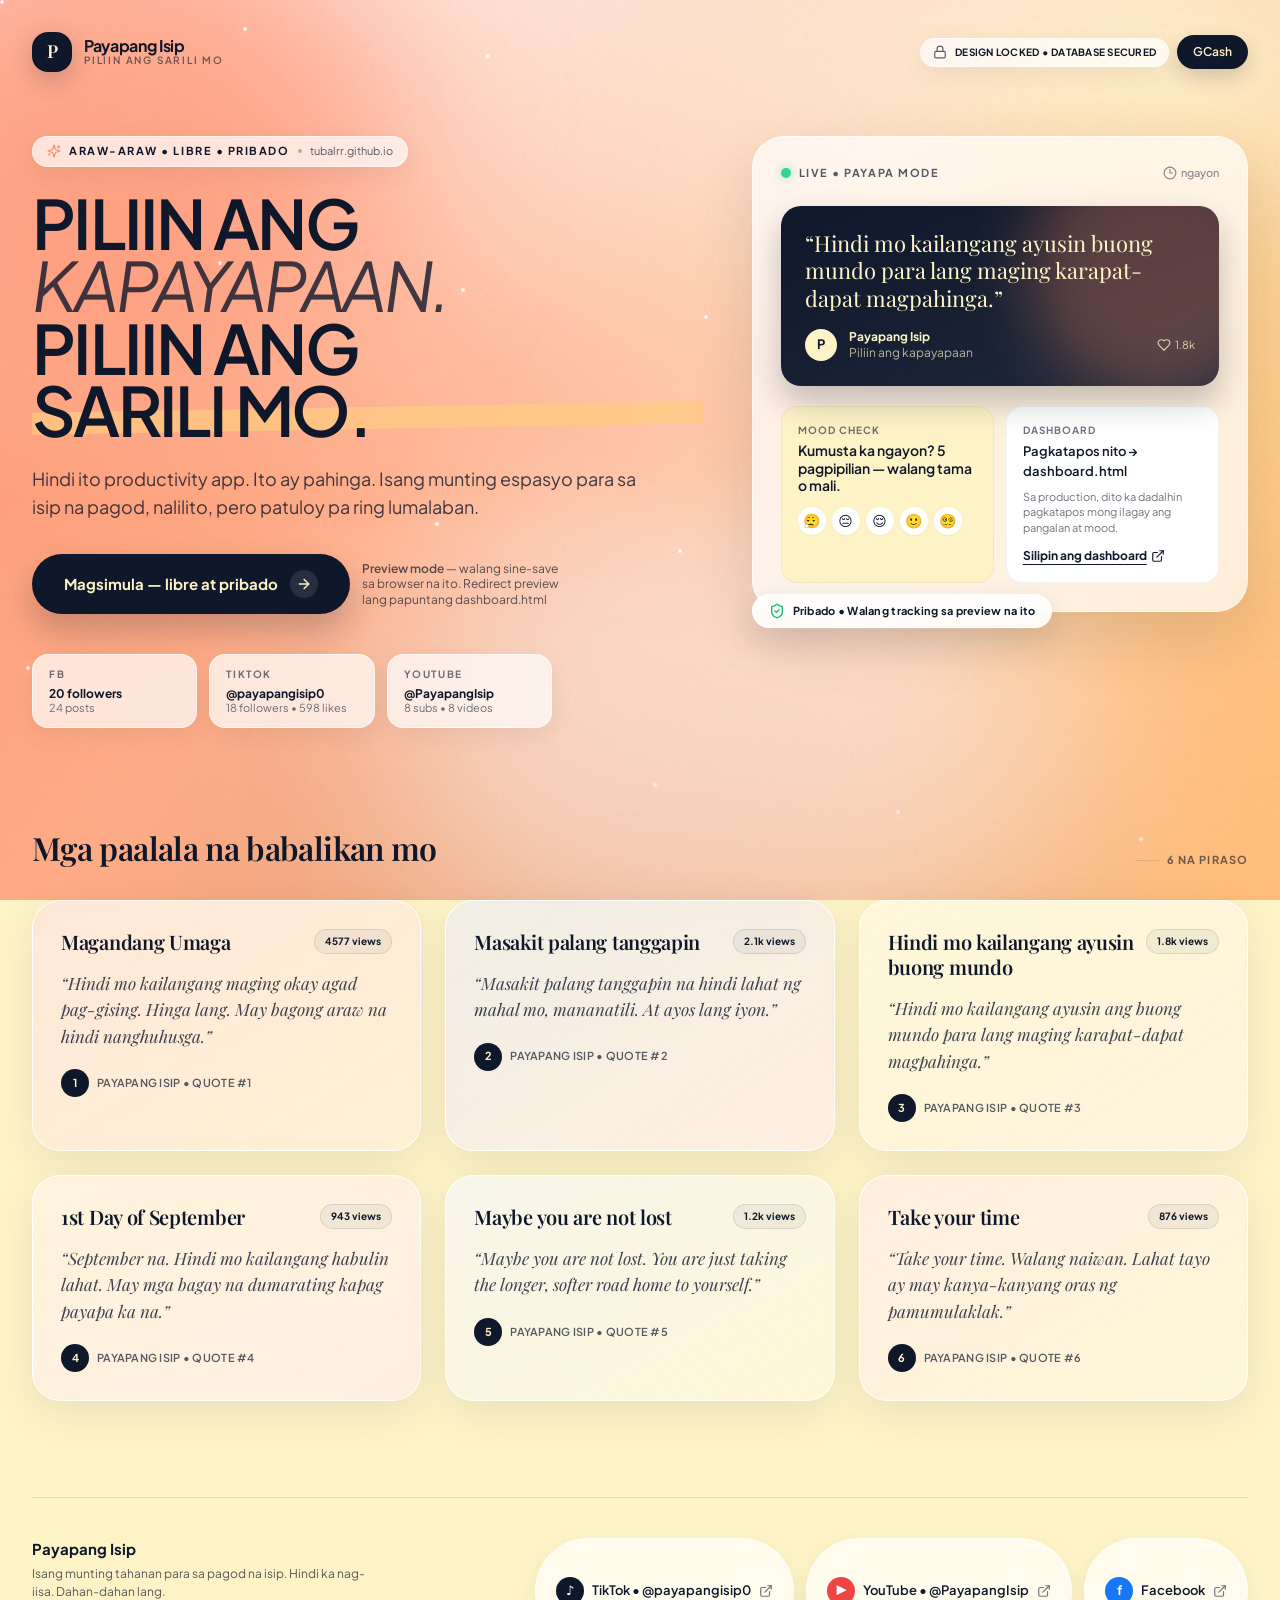
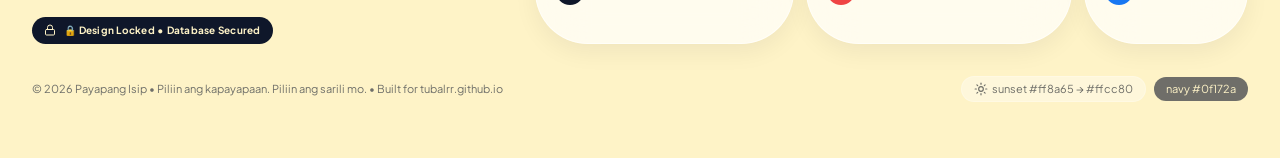
<file: Index-Final.html>
<!DOCTYPE html>
<html lang="en">
<head>
  <meta charset="UTF-8">
  <meta name="viewport" content="width=device-width, initial-scale=1">
  <title>React Artifact</title>
  <style>*,:after,:before{--tw-border-spacing-x:0;--tw-border-spacing-y:0;--tw-translate-x:0;--tw-translate-y:0;--tw-rotate:0;--tw-skew-x:0;--tw-skew-y:0;--tw-scale-x:1;--tw-scale-y:1;--tw-pan-x: ;--tw-pan-y: ;--tw-pinch-zoom: ;--tw-scroll-snap-strictness:proximity;--tw-gradient-from-position: ;--tw-gradient-via-position: ;--tw-gradient-to-position: ;--tw-ordinal: ;--tw-slashed-zero: ;--tw-numeric-figure: ;--tw-numeric-spacing: ;--tw-numeric-fraction: ;--tw-ring-inset: ;--tw-ring-offset-width:0px;--tw-ring-offset-color:#fff;--tw-ring-color:rgba(59,130,246,.5);--tw-ring-offset-shadow:0 0 #0000;--tw-ring-shadow:0 0 #0000;--tw-shadow:0 0 #0000;--tw-shadow-colored:0 0 #0000;--tw-blur: ;--tw-brightness: ;--tw-contrast: ;--tw-grayscale: ;--tw-hue-rotate: ;--tw-invert: ;--tw-saturate: ;--tw-sepia: ;--tw-drop-shadow: ;--tw-backdrop-blur: ;--tw-backdrop-brightness: ;--tw-backdrop-contrast: ;--tw-backdrop-grayscale: ;--tw-backdrop-hue-rotate: ;--tw-backdrop-invert: ;--tw-backdrop-opacity: ;--tw-backdrop-saturate: ;--tw-backdrop-sepia: ;--tw-contain-size: ;--tw-contain-layout: ;--tw-contain-paint: ;--tw-contain-style: }::backdrop{--tw-border-spacing-x:0;--tw-border-spacing-y:0;--tw-translate-x:0;--tw-translate-y:0;--tw-rotate:0;--tw-skew-x:0;--tw-skew-y:0;--tw-scale-x:1;--tw-scale-y:1;--tw-pan-x: ;--tw-pan-y: ;--tw-pinch-zoom: ;--tw-scroll-snap-strictness:proximity;--tw-gradient-from-position: ;--tw-gradient-via-position: ;--tw-gradient-to-position: ;--tw-ordinal: ;--tw-slashed-zero: ;--tw-numeric-figure: ;--tw-numeric-spacing: ;--tw-numeric-fraction: ;--tw-ring-inset: ;--tw-ring-offset-width:0px;--tw-ring-offset-color:#fff;--tw-ring-color:rgba(59,130,246,.5);--tw-ring-offset-shadow:0 0 #0000;--tw-ring-shadow:0 0 #0000;--tw-shadow:0 0 #0000;--tw-shadow-colored:0 0 #0000;--tw-blur: ;--tw-brightness: ;--tw-contrast: ;--tw-grayscale: ;--tw-hue-rotate: ;--tw-invert: ;--tw-saturate: ;--tw-sepia: ;--tw-drop-shadow: ;--tw-backdrop-blur: ;--tw-backdrop-brightness: ;--tw-backdrop-contrast: ;--tw-backdrop-grayscale: ;--tw-backdrop-hue-rotate: ;--tw-backdrop-invert: ;--tw-backdrop-opacity: ;--tw-backdrop-saturate: ;--tw-backdrop-sepia: ;--tw-contain-size: ;--tw-contain-layout: ;--tw-contain-paint: ;--tw-contain-style: }/*! tailwindcss v3.4.18 | MIT License | https://tailwindcss.com*/*,:after,:before{box-sizing:border-box;border:0 solid #e5e7eb}:after,:before{--tw-content:""}:host,html{line-height:1.5;-webkit-text-size-adjust:100%;-moz-tab-size:4;-o-tab-size:4;tab-size:4;font-family:ui-sans-serif,system-ui,sans-serif,Apple Color Emoji,Segoe UI Emoji,Segoe UI Symbol,Noto Color Emoji;font-feature-settings:normal;font-variation-settings:normal;-webkit-tap-highlight-color:transparent}body{line-height:inherit}hr{height:0;color:inherit;border-top-width:1px}abbr:where([title]){-webkit-text-decoration:underline dotted;text-decoration:underline dotted}h1,h2,h3,h4,h5,h6{font-size:inherit;font-weight:inherit}a{color:inherit;text-decoration:inherit}b,strong{font-weight:bolder}code,kbd,pre,samp{font-family:ui-monospace,SFMono-Regular,Menlo,Monaco,Consolas,Liberation Mono,Courier New,monospace;font-feature-settings:normal;font-variation-settings:normal;font-size:1em}small{font-size:80%}sub,sup{font-size:75%;line-height:0;position:relative;vertical-align:baseline}sub{bottom:-.25em}sup{top:-.5em}table{text-indent:0;border-color:inherit;border-collapse:collapse}button,input,optgroup,select,textarea{font-family:inherit;font-feature-settings:inherit;font-variation-settings:inherit;font-size:100%;font-weight:inherit;line-height:inherit;letter-spacing:inherit;color:inherit;margin:0;padding:0}button,select{text-transform:none}button,input:where([type=button]),input:where([type=reset]),input:where([type=submit]){-webkit-appearance:button;background-color:transparent;background-image:none}:-moz-focusring{outline:auto}:-moz-ui-invalid{box-shadow:none}progress{vertical-align:baseline}::-webkit-inner-spin-button,::-webkit-outer-spin-button{height:auto}[type=search]{-webkit-appearance:textfield;outline-offset:-2px}::-webkit-search-decoration{-webkit-appearance:none}::-webkit-file-upload-button{-webkit-appearance:button;font:inherit}summary{display:list-item}blockquote,dd,dl,figure,h1,h2,h3,h4,h5,h6,hr,p,pre{margin:0}fieldset{margin:0}fieldset,legend{padding:0}menu,ol,ul{list-style:none;margin:0;padding:0}dialog{padding:0}textarea{resize:vertical}input::-moz-placeholder,textarea::-moz-placeholder{opacity:1;color:#9ca3af}input::placeholder,textarea::placeholder{opacity:1;color:#9ca3af}[role=button],button{cursor:pointer}:disabled{cursor:default}audio,canvas,embed,iframe,img,object,svg,video{display:block;vertical-align:middle}img,video{max-width:100%;height:auto}[hidden]:where(:not([hidden=until-found])){display:none}.pointer-events-none{pointer-events:none}.visible{visibility:visible}.fixed{position:fixed}.absolute{position:absolute}.relative{position:relative}.inset-0{inset:0}.inset-x-0{left:0;right:0}.-bottom-4{bottom:-1rem}.-left-16{left:-4rem}.-right-16{right:-4rem}.-top-16{top:-4rem}.-top-32{top:-8rem}.bottom-0{bottom:0}.bottom-2{bottom:.5rem}.bottom-5{bottom:1.25rem}.bottom-\[-10\%\]{bottom:-10%}.left-0{left:0}.left-1\/2{left:50%}.left-2{left:.5rem}.left-\[10\%\]{left:10%}.top-\[18\%\]{top:18%}.-z-0{z-index:0}.z-10{z-index:10}.z-\[60\]{z-index:60}.z-\[70\]{z-index:70}.z-\[80\]{z-index:80}.mx-auto{margin-left:auto;margin-right:auto}.-mt-0\.5{margin-top:-.125rem}.-mt-\[1px\]{margin-top:-1px}.ml-2{margin-left:.5rem}.ml-auto{margin-left:auto}.mt-0\.5{margin-top:.125rem}.mt-1{margin-top:.25rem}.mt-10{margin-top:2.5rem}.mt-16{margin-top:4rem}.mt-2{margin-top:.5rem}.mt-3{margin-top:.75rem}.mt-4{margin-top:1rem}.mt-5{margin-top:1.25rem}.mt-6{margin-top:1.5rem}.mt-7{margin-top:1.75rem}.mt-8{margin-top:2rem}.box-border{box-sizing:border-box}.block{display:block}.flex{display:flex}.inline-flex{display:inline-flex}.grid{display:grid}.hidden{display:none}.h-1{height:.25rem}.h-1\.5{height:.375rem}.h-10{height:2.5rem}.h-2{height:.5rem}.h-2\.5{height:.625rem}.h-3{height:.75rem}.h-3\.5{height:.875rem}.h-4{height:1rem}.h-64{height:16rem}.h-7{height:1.75rem}.h-8{height:2rem}.h-9{height:2.25rem}.h-\[16px\]{height:16px}.h-\[1px\]{height:1px}.h-\[360px\]{height:360px}.h-\[380px\]{height:380px}.h-\[40vh\]{height:40vh}.h-\[420px\]{height:420px}.min-h-screen{min-height:100vh}.w-1{width:.25rem}.w-10{width:2.5rem}.w-2{width:.5rem}.w-2\.5{width:.625rem}.w-3{width:.75rem}.w-3\.5{width:.875rem}.w-4{width:1rem}.w-6{width:1.5rem}.w-64{width:16rem}.w-7{width:1.75rem}.w-8{width:2rem}.w-9{width:2.25rem}.w-\[380px\]{width:380px}.w-\[420px\]{width:420px}.w-\[500px\]{width:500px}.w-full{width:100%}.min-w-0{min-width:0}.max-w-\[100vw\]{max-width:100vw}.max-w-\[1280px\]{max-width:1280px}.max-w-\[22ch\]{max-width:22ch}.max-w-\[380px\]{max-width:380px}.max-w-\[38ch\]{max-width:38ch}.max-w-\[48ch\]{max-width:48ch}.max-w-\[520px\]{max-width:520px}.max-w-\[calc\(100\%-16px\)\]{max-width:calc(100% - 16px)}.flex-1{flex:1 1 0%}.shrink-0{flex-shrink:0}.-translate-x-1\/2{--tw-translate-x:-50%}.-rotate-1,.-translate-x-1\/2{transform:translate(var(--tw-translate-x),var(--tw-translate-y)) rotate(var(--tw-rotate)) skewX(var(--tw-skew-x)) skewY(var(--tw-skew-y)) scaleX(var(--tw-scale-x)) scaleY(var(--tw-scale-y))}.-rotate-1{--tw-rotate:-1deg}.-rotate-\[0\.8deg\]{--tw-rotate:-0.8deg}.-rotate-\[0\.8deg\],.rotate-1{transform:translate(var(--tw-translate-x),var(--tw-translate-y)) rotate(var(--tw-rotate)) skewX(var(--tw-skew-x)) skewY(var(--tw-skew-y)) scaleX(var(--tw-scale-x)) scaleY(var(--tw-scale-y))}.rotate-1{--tw-rotate:1deg}.rotate-\[0\.5deg\]{--tw-rotate:0.5deg}.rotate-\[0\.5deg\],.transform{transform:translate(var(--tw-translate-x),var(--tw-translate-y)) rotate(var(--tw-rotate)) skewX(var(--tw-skew-x)) skewY(var(--tw-skew-y)) scaleX(var(--tw-scale-x)) scaleY(var(--tw-scale-y))}.animate-\[float_0\.5s_ease\]{animation:float .5s ease}@keyframes pulse{50%{opacity:.5}}.animate-pulse{animation:pulse 2s cubic-bezier(.4,0,.6,1) infinite}.grid-cols-1{grid-template-columns:repeat(1,minmax(0,1fr))}.grid-cols-2{grid-template-columns:repeat(2,minmax(0,1fr))}.grid-cols-3{grid-template-columns:repeat(3,minmax(0,1fr))}.flex-col{flex-direction:column}.flex-wrap{flex-wrap:wrap}.place-items-center{place-items:center}.items-start{align-items:flex-start}.items-end{align-items:flex-end}.items-center{align-items:center}.items-baseline{align-items:baseline}.justify-end{justify-content:flex-end}.justify-center{justify-content:center}.justify-between{justify-content:space-between}.gap-1{gap:.25rem}.gap-1\.5{gap:.375rem}.gap-2{gap:.5rem}.gap-2\.5{gap:.625rem}.gap-3{gap:.75rem}.gap-4{gap:1rem}.gap-5{gap:1.25rem}.gap-8{gap:2rem}.overflow-hidden{overflow:hidden}.overflow-x-hidden{overflow-x:hidden}.truncate{overflow:hidden;text-overflow:ellipsis;white-space:nowrap}.rounded{border-radius:.25rem}.rounded-2xl{border-radius:1rem}.rounded-\[20px\]{border-radius:20px}.rounded-\[24px\]{border-radius:24px}.rounded-\[28px\]{border-radius:28px}.rounded-full{border-radius:9999px}.rounded-xl{border-radius:.75rem}.border{border-width:1px}.border-t{border-top-width:1px}.border-\[\#0f172a\]{--tw-border-opacity:1;border-color:rgb(15 23 42/var(--tw-border-opacity,1))}.border-\[\#0f172a\]\/10{border-color:rgba(15,23,42,.1)}.border-\[\#0f172a\]\/5{border-color:rgba(15,23,42,.05)}.border-black\/10{border-color:rgba(0,0,0,.1)}.border-black\/5{border-color:rgba(0,0,0,.05)}.border-emerald-200{--tw-border-opacity:1;border-color:rgb(167 243 208/var(--tw-border-opacity,1))}.border-white\/60{border-color:hsla(0,0%,100%,.6)}.border-white\/70{border-color:hsla(0,0%,100%,.7)}.bg-\[\#0f172a\]{--tw-bg-opacity:1;background-color:rgb(15 23 42/var(--tw-bg-opacity,1))}.bg-\[\#0f172a\]\/20{background-color:rgba(15,23,42,.2)}.bg-\[\#0f172a\]\/30{background-color:rgba(15,23,42,.3)}.bg-\[\#0f172a\]\/40{background-color:rgba(15,23,42,.4)}.bg-\[\#0f172a\]\/5{background-color:rgba(15,23,42,.05)}.bg-\[\#0f172a\]\/50{background-color:rgba(15,23,42,.5)}.bg-\[\#1877f2\]{--tw-bg-opacity:1;background-color:rgb(24 119 242/var(--tw-bg-opacity,1))}.bg-\[\#fef3c7\]{--tw-bg-opacity:1;background-color:rgb(254 243 199/var(--tw-bg-opacity,1))}.bg-\[\#fefcf7\]\/95{background-color:hsla(43,78%,98%,.95)}.bg-\[\#ff8a65\]{--tw-bg-opacity:1;background-color:rgb(255 138 101/var(--tw-bg-opacity,1))}.bg-\[\#ff8a65\]\/30{background-color:rgba(255,138,101,.3)}.bg-\[\#ffcc80\]{--tw-bg-opacity:1;background-color:rgb(255 204 128/var(--tw-bg-opacity,1))}.bg-\[\#ffcc80\]\/70{background-color:rgba(255,204,128,.7)}.bg-black\/5{background-color:rgba(0,0,0,.05)}.bg-emerald-400{--tw-bg-opacity:1;background-color:rgb(52 211 153/var(--tw-bg-opacity,1))}.bg-emerald-50{--tw-bg-opacity:1;background-color:rgb(236 253 245/var(--tw-bg-opacity,1))}.bg-emerald-50\/80{background-color:rgba(236,253,245,.8)}.bg-red-500{--tw-bg-opacity:1;background-color:rgb(239 68 68/var(--tw-bg-opacity,1))}.bg-white{--tw-bg-opacity:1;background-color:rgb(255 255 255/var(--tw-bg-opacity,1))}.bg-white\/10{background-color:hsla(0,0%,100%,.1)}.bg-white\/60{background-color:hsla(0,0%,100%,.6)}.bg-white\/70{background-color:hsla(0,0%,100%,.7)}.bg-white\/75{background-color:hsla(0,0%,100%,.75)}.bg-white\/80{background-color:hsla(0,0%,100%,.8)}.bg-white\/90{background-color:hsla(0,0%,100%,.9)}.bg-\[radial-gradient\(1200px_600px_at_20\%_-10\%\2c rgba\(255\2c 255\2c 255\2c 0\.9\)\2c transparent\)\2c radial-gradient\(800px_500px_at_90\%_10\%\2c rgba\(254\2c 243\2c 199\2c 0\.9\)\2c transparent\)\2c radial-gradient\(600px_600px_at_50\%_120\%\2c rgba\(15\2c 23\2c 42\2c 0\.15\)\2c transparent\)\]{background-image:radial-gradient(1200px 600px at 20% -10%,hsla(0,0%,100%,.9),transparent),radial-gradient(800px 500px at 90% 10%,hsla(48,96%,89%,.9),transparent),radial-gradient(600px 600px at 50% 120%,rgba(15,23,42,.15),transparent)}.bg-gradient-to-br{background-image:linear-gradient(to bottom right,var(--tw-gradient-stops))}.bg-gradient-to-r{background-image:linear-gradient(to right,var(--tw-gradient-stops))}.bg-gradient-to-t{background-image:linear-gradient(to top,var(--tw-gradient-stops))}.from-\[\#0f172a\]{--tw-gradient-from:#0f172a var(--tw-gradient-from-position);--tw-gradient-to:rgba(15,23,42,0) var(--tw-gradient-to-position);--tw-gradient-stops:var(--tw-gradient-from),var(--tw-gradient-to)}.from-\[\#0f172a\]\/10{--tw-gradient-from:rgba(15,23,42,.1) var(--tw-gradient-from-position);--tw-gradient-to:rgba(15,23,42,0) var(--tw-gradient-to-position);--tw-gradient-stops:var(--tw-gradient-from),var(--tw-gradient-to)}.from-\[\#0f172a\]\/5{--tw-gradient-from:rgba(15,23,42,.05) var(--tw-gradient-from-position);--tw-gradient-to:rgba(15,23,42,0) var(--tw-gradient-to-position);--tw-gradient-stops:var(--tw-gradient-from),var(--tw-gradient-to)}.from-\[\#fef3c7\]{--tw-gradient-from:#fef3c7 var(--tw-gradient-from-position);--tw-gradient-to:hsla(48,96%,89%,0) var(--tw-gradient-to-position);--tw-gradient-stops:var(--tw-gradient-from),var(--tw-gradient-to)}.from-\[\#ff8a65\]{--tw-gradient-from:#ff8a65 var(--tw-gradient-from-position);--tw-gradient-to:rgba(255,138,101,0) var(--tw-gradient-to-position);--tw-gradient-stops:var(--tw-gradient-from),var(--tw-gradient-to)}.from-\[\#ff8a65\]\/20{--tw-gradient-from:rgba(255,138,101,.2) var(--tw-gradient-from-position);--tw-gradient-to:rgba(255,138,101,0) var(--tw-gradient-to-position);--tw-gradient-stops:var(--tw-gradient-from),var(--tw-gradient-to)}.from-\[\#ff8a65\]\/30{--tw-gradient-from:rgba(255,138,101,.3) var(--tw-gradient-from-position);--tw-gradient-to:rgba(255,138,101,0) var(--tw-gradient-to-position);--tw-gradient-stops:var(--tw-gradient-from),var(--tw-gradient-to)}.from-\[\#ffcc80\]\/30{--tw-gradient-from:rgba(255,204,128,.3) var(--tw-gradient-from-position);--tw-gradient-to:rgba(255,204,128,0) var(--tw-gradient-to-position);--tw-gradient-stops:var(--tw-gradient-from),var(--tw-gradient-to)}.via-\[\#ffb48f\]{--tw-gradient-to:rgba(255,180,143,0) var(--tw-gradient-to-position);--tw-gradient-stops:var(--tw-gradient-from),#ffb48f var(--tw-gradient-via-position),var(--tw-gradient-to)}.to-\[\#1e293b\]{--tw-gradient-to:#1e293b var(--tw-gradient-to-position)}.to-\[\#fef3c7\]{--tw-gradient-to:#fef3c7 var(--tw-gradient-to-position)}.to-\[\#ff8a65\]\/20{--tw-gradient-to:rgba(255,138,101,.2) var(--tw-gradient-to-position)}.to-\[\#ffcc80\]{--tw-gradient-to:#ffcc80 var(--tw-gradient-to-position)}.to-\[\#ffcc80\]\/30{--tw-gradient-to:rgba(255,204,128,.3) var(--tw-gradient-to-position)}.to-\[\#ffcc80\]\/40{--tw-gradient-to:rgba(255,204,128,.4) var(--tw-gradient-to-position)}.to-transparent{--tw-gradient-to:transparent var(--tw-gradient-to-position)}.p-1{padding:.25rem}.p-3{padding:.75rem}.p-4{padding:1rem}.p-5{padding:1.25rem}.p-6{padding:1.5rem}.px-1\.5{padding-left:.375rem;padding-right:.375rem}.px-2{padding-left:.5rem;padding-right:.5rem}.px-2\.5{padding-left:.625rem;padding-right:.625rem}.px-3{padding-left:.75rem;padding-right:.75rem}.px-3\.5{padding-left:.875rem;padding-right:.875rem}.px-4{padding-left:1rem;padding-right:1rem}.px-5{padding-left:1.25rem;padding-right:1.25rem}.px-7{padding-left:1.75rem;padding-right:1.75rem}.py-0\.5{padding-top:.125rem;padding-bottom:.125rem}.py-1{padding-top:.25rem;padding-bottom:.25rem}.py-1\.5{padding-top:.375rem;padding-bottom:.375rem}.py-2{padding-top:.5rem;padding-bottom:.5rem}.py-2\.5{padding-top:.625rem;padding-bottom:.625rem}.py-3{padding-top:.75rem;padding-bottom:.75rem}.py-3\.5{padding-top:.875rem;padding-bottom:.875rem}.py-\[14px\]{padding-top:14px;padding-bottom:14px}.pb-14{padding-bottom:3.5rem}.pt-6{padding-top:1.5rem}.pt-8{padding-top:2rem}.text-left{text-align:left}.text-center{text-align:center}.font-mono{font-family:ui-monospace,SFMono-Regular,Menlo,Monaco,Consolas,Liberation Mono,Courier New,monospace}.text-\[10px\]{font-size:10px}.text-\[11px\]{font-size:11px}.text-\[12px\]{font-size:12px}.text-\[13px\]{font-size:13px}.text-\[14px\]{font-size:14px}.text-\[15px\]{font-size:15px}.text-\[16px\]{font-size:16px}.text-\[18px\]{font-size:18px}.text-\[19px\]{font-size:19px}.text-\[22px\]{font-size:22px}.text-\[26px\]{font-size:26px}.text-\[42px\]{font-size:42px}.font-\[400\]{font-weight:400}.font-\[600\]{font-weight:600}.font-\[Plus_Jakarta_Sans\]{font-weight:Plus Jakarta Sans}.font-bold{font-weight:700}.font-medium{font-weight:500}.font-semibold{font-weight:600}.uppercase{text-transform:uppercase}.italic{font-style:italic}.leading-\[0\.92\]{line-height:.92}.leading-\[1\.05\]{line-height:1.05}.leading-\[1\.1\]{line-height:1.1}.leading-\[1\.25\]{line-height:1.25}.leading-\[1\.3\]{line-height:1.3}.leading-\[1\.4\]{line-height:1.4}.leading-\[1\.55\]{line-height:1.55}.leading-\[1\.5\]{line-height:1.5}.leading-\[1\.6\]{line-height:1.6}.leading-none{line-height:1}.leading-tight{line-height:1.25}.tracking-\[-0\.015em\]{letter-spacing:-.015em}.tracking-\[-0\.02em\]{letter-spacing:-.02em}.tracking-\[-0\.04em\]{letter-spacing:-.04em}.tracking-\[0\.14em\]{letter-spacing:.14em}.tracking-\[0\.16em\]{letter-spacing:.16em}.tracking-\[0\.18em\]{letter-spacing:.18em}.tracking-wide{letter-spacing:.025em}.tracking-widest{letter-spacing:.1em}.text-\[\#0f172a\]{--tw-text-opacity:1;color:rgb(15 23 42/var(--tw-text-opacity,1))}.text-\[\#0f172a\]\/80{color:rgba(15,23,42,.8)}.text-\[\#fef3c7\]{--tw-text-opacity:1;color:rgb(254 243 199/var(--tw-text-opacity,1))}.text-\[\#ff8a65\]{--tw-text-opacity:1;color:rgb(255 138 101/var(--tw-text-opacity,1))}.text-emerald-500{--tw-text-opacity:1;color:rgb(16 185 129/var(--tw-text-opacity,1))}.text-white{--tw-text-opacity:1;color:rgb(255 255 255/var(--tw-text-opacity,1))}.underline{text-decoration-line:underline}.underline-offset-4{text-underline-offset:4px}.opacity-50{opacity:.5}.opacity-60{opacity:.6}.opacity-70{opacity:.7}.opacity-80{opacity:.8}.opacity-\[0\.04\]{opacity:.04}.mix-blend-multiply{mix-blend-mode:multiply}.shadow-\[0_0_12px_rgba\(52\2c 211\2c 153\2c 0\.6\)\]{--tw-shadow:0 0 12px rgba(52,211,153,.6);--tw-shadow-colored:0 0 12px var(--tw-shadow-color);box-shadow:var(--tw-ring-offset-shadow,0 0 #0000),var(--tw-ring-shadow,0 0 #0000),var(--tw-shadow)}.shadow-\[0_12px_24px_rgba\(15\2c 23\2c 42\2c 0\.18\)\]{--tw-shadow:0 12px 24px rgba(15,23,42,.18);--tw-shadow-colored:0 12px 24px var(--tw-shadow-color);box-shadow:var(--tw-ring-offset-shadow,0 0 #0000),var(--tw-ring-shadow,0 0 #0000),var(--tw-shadow)}.shadow-\[0_12px_28px_rgba\(15\2c 23\2c 42\2c 0\.2\)\]{--tw-shadow:0 12px 28px rgba(15,23,42,.2);--tw-shadow-colored:0 12px 28px var(--tw-shadow-color);box-shadow:var(--tw-ring-offset-shadow,0 0 #0000),var(--tw-ring-shadow,0 0 #0000),var(--tw-shadow)}.shadow-\[0_12px_32px_rgba\(15\2c 23\2c 42\2c 0\.12\)\]{--tw-shadow:0 12px 32px rgba(15,23,42,.12);--tw-shadow-colored:0 12px 32px var(--tw-shadow-color);box-shadow:var(--tw-ring-offset-shadow,0 0 #0000),var(--tw-ring-shadow,0 0 #0000),var(--tw-shadow)}.shadow-\[0_12px_40px_rgba\(15\2c 23\2c 42\2c 0\.08\)\]{--tw-shadow:0 12px 40px rgba(15,23,42,.08);--tw-shadow-colored:0 12px 40px var(--tw-shadow-color);box-shadow:var(--tw-ring-offset-shadow,0 0 #0000),var(--tw-ring-shadow,0 0 #0000),var(--tw-shadow)}.shadow-\[0_16px_32px_rgba\(15\2c 23\2c 42\2c 0\.22\)\]{--tw-shadow:0 16px 32px rgba(15,23,42,.22);--tw-shadow-colored:0 16px 32px var(--tw-shadow-color);box-shadow:var(--tw-ring-offset-shadow,0 0 #0000),var(--tw-ring-shadow,0 0 #0000),var(--tw-shadow)}.shadow-\[0_16px_32px_rgba\(15\2c 23\2c 42\2c 0\.25\)\]{--tw-shadow:0 16px 32px rgba(15,23,42,.25);--tw-shadow-colored:0 16px 32px var(--tw-shadow-color);box-shadow:var(--tw-ring-offset-shadow,0 0 #0000),var(--tw-ring-shadow,0 0 #0000),var(--tw-shadow)}.shadow-\[0_16px_40px_rgba\(15\2c 23\2c 42\2c 0\.3\)\]{--tw-shadow:0 16px 40px rgba(15,23,42,.3);--tw-shadow-colored:0 16px 40px var(--tw-shadow-color);box-shadow:var(--tw-ring-offset-shadow,0 0 #0000),var(--tw-ring-shadow,0 0 #0000),var(--tw-shadow)}.shadow-\[0_24px_64px_rgba\(15\2c 23\2c 42\2c 0\.12\)\]{--tw-shadow:0 24px 64px rgba(15,23,42,.12);--tw-shadow-colored:0 24px 64px var(--tw-shadow-color);box-shadow:var(--tw-ring-offset-shadow,0 0 #0000),var(--tw-ring-shadow,0 0 #0000),var(--tw-shadow)}.shadow-\[0_24px_80px_rgba\(0\2c 0\2c 0\2c 0\.35\)\]{--tw-shadow:0 24px 80px rgba(0,0,0,.35);--tw-shadow-colored:0 24px 80px var(--tw-shadow-color);box-shadow:var(--tw-ring-offset-shadow,0 0 #0000),var(--tw-ring-shadow,0 0 #0000),var(--tw-shadow)}.shadow-\[0_24px_80px_rgba\(15\2c 23\2c 42\2c 0\.28\)\]{--tw-shadow:0 24px 80px rgba(15,23,42,.28);--tw-shadow-colored:0 24px 80px var(--tw-shadow-color);box-shadow:var(--tw-ring-offset-shadow,0 0 #0000),var(--tw-ring-shadow,0 0 #0000),var(--tw-shadow)}.shadow-\[0_8px_20px_rgba\(15\2c 23\2c 42\2c 0\.18\)\]{--tw-shadow:0 8px 20px rgba(15,23,42,.18);--tw-shadow-colored:0 8px 20px var(--tw-shadow-color);box-shadow:var(--tw-ring-offset-shadow,0 0 #0000),var(--tw-ring-shadow,0 0 #0000),var(--tw-shadow)}.shadow-\[0_8px_24px_rgba\(15\2c 23\2c 42\2c 0\.06\)\]{--tw-shadow:0 8px 24px rgba(15,23,42,.06);--tw-shadow-colored:0 8px 24px var(--tw-shadow-color);box-shadow:var(--tw-ring-offset-shadow,0 0 #0000),var(--tw-ring-shadow,0 0 #0000),var(--tw-shadow)}.shadow-\[0_8px_24px_rgba\(15\2c 23\2c 42\2c 0\.2\)\]{--tw-shadow:0 8px 24px rgba(15,23,42,.2);--tw-shadow-colored:0 8px 24px var(--tw-shadow-color)}.shadow-\[0_8px_24px_rgba\(15\2c 23\2c 42\2c 0\.2\)\],.shadow-sm{box-shadow:var(--tw-ring-offset-shadow,0 0 #0000),var(--tw-ring-shadow,0 0 #0000),var(--tw-shadow)}.shadow-sm{--tw-shadow:0 1px 2px 0 rgba(0,0,0,.05);--tw-shadow-colored:0 1px 2px 0 var(--tw-shadow-color)}.outline-none{outline:2px solid transparent;outline-offset:2px}.ring{--tw-ring-offset-shadow:var(--tw-ring-inset) 0 0 0 var(--tw-ring-offset-width) var(--tw-ring-offset-color);--tw-ring-shadow:var(--tw-ring-inset) 0 0 0 calc(3px + var(--tw-ring-offset-width)) var(--tw-ring-color);box-shadow:var(--tw-ring-offset-shadow),var(--tw-ring-shadow),var(--tw-shadow,0 0 #0000)}.blur-\[32px\]{--tw-blur:blur(32px)}.blur-\[32px\],.blur-\[70px\]{filter:var(--tw-blur) var(--tw-brightness) var(--tw-contrast) var(--tw-grayscale) var(--tw-hue-rotate) var(--tw-invert) var(--tw-saturate) var(--tw-sepia) var(--tw-drop-shadow)}.blur-\[70px\]{--tw-blur:blur(70px)}.blur-\[80px\]{--tw-blur:blur(80px)}.blur-\[80px\],.filter{filter:var(--tw-blur) var(--tw-brightness) var(--tw-contrast) var(--tw-grayscale) var(--tw-hue-rotate) var(--tw-invert) var(--tw-saturate) var(--tw-sepia) var(--tw-drop-shadow)}.backdrop-blur-2xl{--tw-backdrop-blur:blur(40px)}.backdrop-blur-2xl,.backdrop-blur-\[10px\]{backdrop-filter:var(--tw-backdrop-blur) var(--tw-backdrop-brightness) var(--tw-backdrop-contrast) var(--tw-backdrop-grayscale) var(--tw-backdrop-hue-rotate) var(--tw-backdrop-invert) var(--tw-backdrop-opacity) var(--tw-backdrop-saturate) var(--tw-backdrop-sepia)}.backdrop-blur-\[10px\]{--tw-backdrop-blur:blur(10px)}.backdrop-blur-\[12px\]{--tw-backdrop-blur:blur(12px)}.backdrop-blur-\[12px\],.backdrop-blur-xl{backdrop-filter:var(--tw-backdrop-blur) var(--tw-backdrop-brightness) var(--tw-backdrop-contrast) var(--tw-backdrop-grayscale) var(--tw-backdrop-hue-rotate) var(--tw-backdrop-invert) var(--tw-backdrop-opacity) var(--tw-backdrop-saturate) var(--tw-backdrop-sepia)}.backdrop-blur-xl{--tw-backdrop-blur:blur(24px)}.transition{transition-property:color,background-color,border-color,text-decoration-color,fill,stroke,opacity,box-shadow,transform,filter,backdrop-filter;transition-timing-function:cubic-bezier(.4,0,.2,1);transition-duration:.15s}.transition-all{transition-property:all;transition-timing-function:cubic-bezier(.4,0,.2,1);transition-duration:.15s}.transition-shadow{transition-property:box-shadow;transition-timing-function:cubic-bezier(.4,0,.2,1);transition-duration:.15s}.duration-300{transition-duration:.3s}.ease-in-out{transition-timing-function:cubic-bezier(.4,0,.2,1)}#root,body,html{min-height:100%}body{margin:0;font-family:Inter,ui-sans-serif,system-ui,-apple-system,BlinkMacSystemFont,Segoe UI,sans-serif}[role=button]:not([aria-disabled=true]),button:not(:disabled),label[for],select:not(:disabled),summary{cursor:pointer}.selection\:bg-\[\#ff8a65\]\/30 ::-moz-selection{background-color:rgba(255,138,101,.3)}.selection\:bg-\[\#ff8a65\]\/30 ::selection{background-color:rgba(255,138,101,.3)}.selection\:bg-\[\#ff8a65\]\/30::-moz-selection{background-color:rgba(255,138,101,.3)}.selection\:bg-\[\#ff8a65\]\/30::selection{background-color:rgba(255,138,101,.3)}.hover\:translate-y-\[-1px\]:hover{--tw-translate-y:-1px;transform:translate(var(--tw-translate-x),var(--tw-translate-y)) rotate(var(--tw-rotate)) skewX(var(--tw-skew-x)) skewY(var(--tw-skew-y)) scaleX(var(--tw-scale-x)) scaleY(var(--tw-scale-y))}.hover\:bg-\[\#0f172a\]\/10:hover{background-color:rgba(15,23,42,.1)}.hover\:bg-\[\#fef3c7\]:hover{--tw-bg-opacity:1;background-color:rgb(254 243 199/var(--tw-bg-opacity,1))}.hover\:bg-black\/5:hover{background-color:rgba(0,0,0,.05)}.hover\:shadow-\[0_20px_40px_rgba\(15\2c 23\2c 42\2c 0\.28\)\]:hover{--tw-shadow:0 20px 40px rgba(15,23,42,.28);--tw-shadow-colored:0 20px 40px var(--tw-shadow-color);box-shadow:var(--tw-ring-offset-shadow,0 0 #0000),var(--tw-ring-shadow,0 0 #0000),var(--tw-shadow)}.hover\:shadow-\[0_20px_60px_rgba\(15\2c 23\2c 42\2c 0\.14\)\]:hover{--tw-shadow:0 20px 60px rgba(15,23,42,.14);--tw-shadow-colored:0 20px 60px var(--tw-shadow-color);box-shadow:var(--tw-ring-offset-shadow,0 0 #0000),var(--tw-ring-shadow,0 0 #0000),var(--tw-shadow)}.focus\:border-\[\#ff8a65\]\/40:focus{border-color:rgba(255,138,101,.4)}.focus\:ring-4:focus{--tw-ring-offset-shadow:var(--tw-ring-inset) 0 0 0 var(--tw-ring-offset-width) var(--tw-ring-offset-color);--tw-ring-shadow:var(--tw-ring-inset) 0 0 0 calc(4px + var(--tw-ring-offset-width)) var(--tw-ring-color);box-shadow:var(--tw-ring-offset-shadow),var(--tw-ring-shadow),var(--tw-shadow,0 0 #0000)}.focus\:ring-\[\#ff8a65\]\/20:focus{--tw-ring-color:rgba(255,138,101,.2)}.focus\:ring-black\/10:focus{--tw-ring-color:rgba(0,0,0,.1)}.active\:translate-y-\[0px\]:active{--tw-translate-y:0px;transform:translate(var(--tw-translate-x),var(--tw-translate-y)) rotate(var(--tw-rotate)) skewX(var(--tw-skew-x)) skewY(var(--tw-skew-y)) scaleX(var(--tw-scale-x)) scaleY(var(--tw-scale-y))}.group:hover .group-hover\:bg-white\/15{background-color:hsla(0,0%,100%,.15)}.group:hover .group-hover\:opacity-100{opacity:1}.group:active .group-active\:scale-95{--tw-scale-x:.95;--tw-scale-y:.95;transform:translate(var(--tw-translate-x),var(--tw-translate-y)) rotate(var(--tw-rotate)) skewX(var(--tw-skew-x)) skewY(var(--tw-skew-y)) scaleX(var(--tw-scale-x)) scaleY(var(--tw-scale-y))}@media (min-width:640px){.sm\:-left-32{left:-8rem}.sm\:-right-24{right:-6rem}.sm\:bottom-3{bottom:.75rem}.sm\:left-0{left:0}.sm\:left-\[30\%\]{left:30%}.sm\:mt-16{margin-top:4rem}.sm\:mt-24{margin-top:6rem}.sm\:flex{display:flex}.sm\:h-\[22px\]{height:22px}.sm\:h-\[480px\]{height:480px}.sm\:h-\[500px\]{height:500px}.sm\:h-\[520px\]{height:520px}.sm\:w-\[480px\]{width:480px}.sm\:w-\[520px\]{width:520px}.sm\:w-\[700px\]{width:700px}.sm\:grid-cols-2{grid-template-columns:repeat(2,minmax(0,1fr))}.sm\:flex-row{flex-direction:row}.sm\:items-center{align-items:center}.sm\:gap-12{gap:3rem}.sm\:gap-6{gap:1.5rem}.sm\:rounded-\[28px\]{border-radius:28px}.sm\:rounded-\[32px\]{border-radius:32px}.sm\:p-6{padding:1.5rem}.sm\:p-7{padding:1.75rem}.sm\:p-8{padding:2rem}.sm\:px-8{padding-left:2rem;padding-right:2rem}.sm\:py-\[16px\]{padding-top:16px;padding-bottom:16px}.sm\:pt-10{padding-top:2.5rem}.sm\:pt-8{padding-top:2rem}.sm\:text-\[16px\]{font-size:16px}.sm\:text-\[17px\]{font-size:17px}.sm\:text-\[18px\]{font-size:18px}.sm\:text-\[20px\]{font-size:20px}.sm\:text-\[32px\]{font-size:32px}.sm\:text-\[68px\]{font-size:68px}.sm\:blur-\[100px\]{--tw-blur:blur(100px)}.sm\:blur-\[100px\],.sm\:blur-\[80px\]{filter:var(--tw-blur) var(--tw-brightness) var(--tw-contrast) var(--tw-grayscale) var(--tw-hue-rotate) var(--tw-invert) var(--tw-saturate) var(--tw-sepia) var(--tw-drop-shadow)}.sm\:blur-\[80px\]{--tw-blur:blur(80px)}.sm\:blur-\[90px\]{--tw-blur:blur(90px);filter:var(--tw-blur) var(--tw-brightness) var(--tw-contrast) var(--tw-grayscale) var(--tw-hue-rotate) var(--tw-invert) var(--tw-saturate) var(--tw-sepia) var(--tw-drop-shadow)}}@media (min-width:1024px){.lg\:grid-cols-3{grid-template-columns:repeat(3,minmax(0,1fr))}.lg\:grid-cols-\[1\.15fr_0\.85fr\]{grid-template-columns:1.15fr .85fr}.lg\:flex-row{flex-direction:row}}</style>
</head>
<body>
  <div id="root"></div>
  
  <script type="module">var sc=Object.create;var{getPrototypeOf:fc,defineProperty:Xl,getOwnPropertyNames:cc}=Object;var dc=Object.prototype.hasOwnProperty;var Be=(e,t,n)=>{n=e!=null?sc(fc(e)):{};let r=t||!e||!e.__esModule?Xl(n,"default",{value:e,enumerable:!0}):n;for(let l of cc(e))if(!dc.call(r,l))Xl(r,l,{get:()=>e[l],enumerable:!0});return r};var Cr=(e,t)=>()=>(t||e((t={exports:{}}).exports,t),t.exports);var pc=(e,t)=>{for(var n in t)Xl(e,n,{get:t[n],enumerable:!0,configurable:!0,set:(r)=>t[n]=()=>r})};var vc=(e,t)=>()=>(e&&(t=e(e=0)),t);var St=Cr((Lc)=>{var gn=Symbol.for("react.element"),mc=Symbol.for("react.portal"),hc=Symbol.for("react.fragment"),yc=Symbol.for("react.strict_mode"),gc=Symbol.for("react.profiler"),Sc=Symbol.for("react.provider"),wc=Symbol.for("react.context"),kc=Symbol.for("react.forward_ref"),Ec=Symbol.for("react.suspense"),Cc=Symbol.for("react.memo"),_c=Symbol.for("react.lazy"),gi=Symbol.iterator;function Pc(e){if(e===null||typeof e!=="object")return null;return e=gi&&e[gi]||e["@@iterator"],typeof e==="function"?e:null}var ki={isMounted:function(){return!1},enqueueForceUpdate:function(){},enqueueReplaceState:function(){},enqueueSetState:function(){}},Ei=Object.assign,Ci={};function Vt(e,t,n){this.props=e,this.context=t,this.refs=Ci,this.updater=n||ki}Vt.prototype.isReactComponent={};Vt.prototype.setState=function(e,t){if(typeof e!=="object"&&typeof e!=="function"&&e!=null)throw Error("setState(...): takes an object of state variables to update or a function which returns an object of state variables.");this.updater.enqueueSetState(this,e,t,"setState")};Vt.prototype.forceUpdate=function(e){this.updater.enqueueForceUpdate(this,e,"forceUpdate")};function _i(){}_i.prototype=Vt.prototype;function Zl(e,t,n){this.props=e,this.context=t,this.refs=Ci,this.updater=n||ki}var Jl=Zl.prototype=new _i;Jl.constructor=Zl;Ei(Jl,Vt.prototype);Jl.isPureReactComponent=!0;var Si=Array.isArray,Pi=Object.prototype.hasOwnProperty,ql={current:null},Ni={key:!0,ref:!0,__self:!0,__source:!0};function zi(e,t,n){var r,l={},u=null,o=null;if(t!=null)for(r in t.ref!==void 0&&(o=t.ref),t.key!==void 0&&(u=""+t.key),t)Pi.call(t,r)&&!Ni.hasOwnProperty(r)&&(l[r]=t[r]);var i=arguments.length-2;if(i===1)l.children=n;else if(1<i){for(var a=Array(i),f=0;f<i;f++)a[f]=arguments[f+2];l.children=a}if(e&&e.defaultProps)for(r in i=e.defaultProps,i)l[r]===void 0&&(l[r]=i[r]);return{$$typeof:gn,type:e,key:u,ref:o,props:l,_owner:ql.current}}function Nc(e,t){return{$$typeof:gn,type:e.type,key:t,ref:e.ref,props:e.props,_owner:e._owner}}function jl(e){return typeof e==="object"&&e!==null&&e.$$typeof===gn}function zc(e){var t={"=":"=0",":":"=2"};return"$"+e.replace(/[=:]/g,function(n){return t[n]})}var wi=/\/+/g;function Gl(e,t){return typeof e==="object"&&e!==null&&e.key!=null?zc(""+e.key):t.toString(36)}function Pr(e,t,n,r,l){var u=typeof e;if(u==="undefined"||u==="boolean")e=null;var o=!1;if(e===null)o=!0;else switch(u){case"string":case"number":o=!0;break;case"object":switch(e.$$typeof){case gn:case mc:o=!0}}if(o)return o=e,l=l(o),e=r===""?"."+Gl(o,0):r,Si(l)?(n="",e!=null&&(n=e.replace(wi,"$&/")+"/"),Pr(l,t,n,"",function(f){return f})):l!=null&&(jl(l)&&(l=Nc(l,n+(!l.key||o&&o.key===l.key?"":(""+l.key).replace(wi,"$&/")+"/")+e)),t.push(l)),1;if(o=0,r=r===""?".":r+":",Si(e))for(var i=0;i<e.length;i++){u=e[i];var a=r+Gl(u,i);o+=Pr(u,t,n,a,l)}else if(a=Pc(e),typeof a==="function")for(e=a.call(e),i=0;!(u=e.next()).done;)u=u.value,a=r+Gl(u,i++),o+=Pr(u,t,n,a,l);else if(u==="object")throw t=String(e),Error("Objects are not valid as a React child (found: "+(t==="[object Object]"?"object with keys {"+Object.keys(e).join(", ")+"}":t)+"). If you meant to render a collection of children, use an array instead.");return o}function _r(e,t,n){if(e==null)return e;var r=[],l=0;return Pr(e,r,"","",function(u){return t.call(n,u,l++)}),r}function Tc(e){if(e._status===-1){var t=e._result;t=t(),t.then(function(n){if(e._status===0||e._status===-1)e._status=1,e._result=n},function(n){if(e._status===0||e._status===-1)e._status=2,e._result=n}),e._status===-1&&(e._status=0,e._result=t)}if(e._status===1)return e._result.default;throw e._result}var le={current:null},Nr={transition:null},Rc={ReactCurrentDispatcher:le,ReactCurrentBatchConfig:Nr,ReactCurrentOwner:ql};function Ti(){throw Error("act(...) is not supported in production builds of React.")}Lc.Children={map:_r,forEach:function(e,t,n){_r(e,function(){t.apply(this,arguments)},n)},count:function(e){var t=0;return _r(e,function(){t++}),t},toArray:function(e){return _r(e,function(t){return t})||[]},only:function(e){if(!jl(e))throw Error("React.Children.only expected to receive a single React element child.");return e}};Lc.Component=Vt;Lc.Fragment=hc;Lc.Profiler=gc;Lc.PureComponent=Zl;Lc.StrictMode=yc;Lc.Suspense=Ec;Lc.__SECRET_INTERNALS_DO_NOT_USE_OR_YOU_WILL_BE_FIRED=Rc;Lc.act=Ti;Lc.cloneElement=function(e,t,n){if(e===null||e===void 0)throw Error("React.cloneElement(...): The argument must be a React element, but you passed "+e+".");var r=Ei({},e.props),l=e.key,u=e.ref,o=e._owner;if(t!=null){if(t.ref!==void 0&&(u=t.ref,o=ql.current),t.key!==void 0&&(l=""+t.key),e.type&&e.type.defaultProps)var i=e.type.defaultProps;for(a in t)Pi.call(t,a)&&!Ni.hasOwnProperty(a)&&(r[a]=t[a]===void 0&&i!==void 0?i[a]:t[a])}var a=arguments.length-2;if(a===1)r.children=n;else if(1<a){i=Array(a);for(var f=0;f<a;f++)i[f]=arguments[f+2];r.children=i}return{$$typeof:gn,type:e.type,key:l,ref:u,props:r,_owner:o}};Lc.createContext=function(e){return e={$$typeof:wc,_currentValue:e,_currentValue2:e,_threadCount:0,Provider:null,Consumer:null,_defaultValue:null,_globalName:null},e.Provider={$$typeof:Sc,_context:e},e.Consumer=e};Lc.createElement=zi;Lc.createFactory=function(e){var t=zi.bind(null,e);return t.type=e,t};Lc.createRef=function(){return{current:null}};Lc.forwardRef=function(e){return{$$typeof:kc,render:e}};Lc.isValidElement=jl;Lc.lazy=function(e){return{$$typeof:_c,_payload:{_status:-1,_result:e},_init:Tc}};Lc.memo=function(e,t){return{$$typeof:Cc,type:e,compare:t===void 0?null:t}};Lc.startTransition=function(e){var t=Nr.transition;Nr.transition={};try{e()}finally{Nr.transition=t}};Lc.unstable_act=Ti;Lc.useCallback=function(e,t){return le.current.useCallback(e,t)};Lc.useContext=function(e){return le.current.useContext(e)};Lc.useDebugValue=function(){};Lc.useDeferredValue=function(e){return le.current.useDeferredValue(e)};Lc.useEffect=function(e,t){return le.current.useEffect(e,t)};Lc.useId=function(){return le.current.useId()};Lc.useImperativeHandle=function(e,t,n){return le.current.useImperativeHandle(e,t,n)};Lc.useInsertionEffect=function(e,t){return le.current.useInsertionEffect(e,t)};Lc.useLayoutEffect=function(e,t){return le.current.useLayoutEffect(e,t)};Lc.useMemo=function(e,t){return le.current.useMemo(e,t)};Lc.useReducer=function(e,t,n){return le.current.useReducer(e,t,n)};Lc.useRef=function(e){return le.current.useRef(e)};Lc.useState=function(e){return le.current.useState(e)};Lc.useSyncExternalStore=function(e,t,n){return le.current.useSyncExternalStore(e,t,n)};Lc.useTransition=function(){return le.current.useTransition()};Lc.version="18.3.1"});var Ii=Cr((vd)=>{function eu(e,t){var n=e.length;e.push(t);e:for(;0<n;){var r=n-1>>>1,l=e[r];if(0<zr(l,t))e[r]=t,e[n]=l,n=r;else break e}}function Pe(e){return e.length===0?null:e[0]}function Fr(e){if(e.length===0)return null;var t=e[0],n=e.pop();if(n!==t){e[0]=n;e:for(var r=0,l=e.length,u=l>>>1;r<u;){var o=2*(r+1)-1,i=e[o],a=o+1,f=e[a];if(0>zr(i,n))a<l&&0>zr(f,i)?(e[r]=f,e[a]=n,r=a):(e[r]=i,e[o]=n,r=o);else if(a<l&&0>zr(f,n))e[r]=f,e[a]=n,r=a;else break e}}return t}function zr(e,t){var n=e.sortIndex-t.sortIndex;return n!==0?n:e.id-t.id}if(typeof performance==="object"&&typeof performance.now==="function")tu=performance,vd.unstable_now=function(){return tu.now()};else Tr=Date,nu=Tr.now(),vd.unstable_now=function(){return Tr.now()-nu};var tu,Tr,nu,De=[],Je=[],pd=1,ge=null,j=3,Or=!1,wt=!1,wn=!1,Li=typeof setTimeout==="function"?setTimeout:null,Fi=typeof clearTimeout==="function"?clearTimeout:null,Ri=typeof setImmediate<"u"?setImmediate:null;typeof navigator<"u"&&navigator.scheduling!==void 0&&navigator.scheduling.isInputPending!==void 0&&navigator.scheduling.isInputPending.bind(navigator.scheduling);function ru(e){for(var t=Pe(Je);t!==null;){if(t.callback===null)Fr(Je);else if(t.startTime<=e)Fr(Je),t.sortIndex=t.expirationTime,eu(De,t);else break;t=Pe(Je)}}function uu(e){if(wn=!1,ru(e),!wt)if(Pe(De)!==null)wt=!0,iu(ou);else{var t=Pe(Je);t!==null&&au(uu,t.startTime-e)}}function ou(e,t){wt=!1,wn&&(wn=!1,Fi(kn),kn=-1),Or=!0;var n=j;try{ru(t);for(ge=Pe(De);ge!==null&&(!(ge.expirationTime>t)||e&&!Mi());){var r=ge.callback;if(typeof r==="function"){ge.callback=null,j=ge.priorityLevel;var l=r(ge.expirationTime<=t);t=vd.unstable_now(),typeof l==="function"?ge.callback=l:ge===Pe(De)&&Fr(De),ru(t)}else Fr(De);ge=Pe(De)}if(ge!==null)var u=!0;else{var o=Pe(Je);o!==null&&au(uu,o.startTime-t),u=!1}return u}finally{ge=null,j=n,Or=!1}}var Dr=!1,Rr=null,kn=-1,Oi=5,Di=-1;function Mi(){return vd.unstable_now()-Di<Oi?!1:!0}function bl(){if(Rr!==null){var e=vd.unstable_now();Di=e;var t=!0;try{t=Rr(!0,e)}finally{t?Sn():(Dr=!1,Rr=null)}}else Dr=!1}var Sn;if(typeof Ri==="function")Sn=function(){Ri(bl)};else if(typeof MessageChannel<"u")Lr=new MessageChannel,lu=Lr.port2,Lr.port1.onmessage=bl,Sn=function(){lu.postMessage(null)};else Sn=function(){Li(bl,0)};var Lr,lu;function iu(e){Rr=e,Dr||(Dr=!0,Sn())}function au(e,t){kn=Li(function(){e(vd.unstable_now())},t)}vd.unstable_IdlePriority=5;vd.unstable_ImmediatePriority=1;vd.unstable_LowPriority=4;vd.unstable_NormalPriority=3;vd.unstable_Profiling=null;vd.unstable_UserBlockingPriority=2;vd.unstable_cancelCallback=function(e){e.callback=null};vd.unstable_continueExecution=function(){wt||Or||(wt=!0,iu(ou))};vd.unstable_forceFrameRate=function(e){0>e||125<e?console.error("forceFrameRate takes a positive int between 0 and 125, forcing frame rates higher than 125 fps is not supported"):Oi=0<e?Math.floor(1000/e):5};vd.unstable_getCurrentPriorityLevel=function(){return j};vd.unstable_getFirstCallbackNode=function(){return Pe(De)};vd.unstable_next=function(e){switch(j){case 1:case 2:case 3:var t=3;break;default:t=j}var n=j;j=t;try{return e()}finally{j=n}};vd.unstable_pauseExecution=function(){};vd.unstable_requestPaint=function(){};vd.unstable_runWithPriority=function(e,t){switch(e){case 1:case 2:case 3:case 4:case 5:break;default:e=3}var n=j;j=e;try{return t()}finally{j=n}};vd.unstable_scheduleCallback=function(e,t,n){var r=vd.unstable_now();switch(typeof n==="object"&&n!==null?(n=n.delay,n=typeof n==="number"&&0<n?r+n:r):n=r,e){case 1:var l=-1;break;case 2:l=250;break;case 5:l=1073741823;break;case 4:l=1e4;break;default:l=5000}return l=n+l,e={id:pd++,callback:t,priorityLevel:e,startTime:n,expirationTime:l,sortIndex:-1},n>r?(e.sortIndex=n,eu(Je,e),Pe(De)===null&&e===Pe(Je)&&(wn?(Fi(kn),kn=-1):wn=!0,au(uu,n-r))):(e.sortIndex=l,eu(De,e),wt||Or||(wt=!0,iu(ou))),e};vd.unstable_shouldYield=Mi;vd.unstable_wrapCallback=function(e){var t=j;return function(){var n=j;j=t;try{return e.apply(this,arguments)}finally{j=n}}}});var mi={};pc(mi,{version:()=>Jf,unstable_renderSubtreeIntoContainer:()=>Zf,unstable_batchedUpdates:()=>Gf,unmountComponentAtNode:()=>Xf,render:()=>Yf,hydrateRoot:()=>Kf,hydrate:()=>Af,flushSync:()=>Wf,findDOMNode:()=>Hf,createRoot:()=>Qf,createPortal:()=>$f,__SECRET_INTERNALS_DO_NOT_USE_OR_YOU_WILL_BE_FIRED:()=>Bf});function g(e){for(var t="https://reactjs.org/docs/error-decoder.html?invariant="+e,n=1;n<arguments.length;n++)t+="&args[]="+encodeURIComponent(arguments[n]);return"Minified React error #"+e+"; visit "+t+" for the full message or use the non-minified dev environment for full errors and additional helpful warnings."}function Mt(e,t){on(e,t),on(e+"Capture",t)}function on(e,t){Yn[e]=t;for(e=0;e<t.length;e++)Qa.add(t[e])}function Md(e){if(Lu.call(Ui,e))return!0;if(Lu.call(xi,e))return!1;if(Dd.test(e))return Ui[e]=!0;return xi[e]=!0,!1}function Id(e,t,n,r){if(n!==null&&n.type===0)return!1;switch(typeof t){case"function":case"symbol":return!0;case"boolean":if(r)return!1;if(n!==null)return!n.acceptsBooleans;return e=e.toLowerCase().slice(0,5),e!=="data-"&&e!=="aria-";default:return!1}}function xd(e,t,n,r){if(t===null||typeof t>"u"||Id(e,t,n,r))return!0;if(r)return!1;if(n!==null)switch(n.type){case 3:return!t;case 4:return t===!1;case 5:return isNaN(t);case 6:return isNaN(t)||1>t}return!1}function ie(e,t,n,r,l,u,o){this.acceptsBooleans=t===2||t===3||t===4,this.attributeName=r,this.attributeNamespace=l,this.mustUseProperty=n,this.propertyName=e,this.type=t,this.sanitizeURL=u,this.removeEmptyString=o}function No(e){return e[1].toUpperCase()}function zo(e,t,n,r){var l=q.hasOwnProperty(t)?q[t]:null;if(l!==null?l.type!==0:r||!(2<t.length)||t[0]!=="o"&&t[0]!=="O"||t[1]!=="n"&&t[1]!=="N")xd(t,n,l,r)&&(n=null),r||l===null?Md(t)&&(n===null?e.removeAttribute(t):e.setAttribute(t,""+n)):l.mustUseProperty?e[l.propertyName]=n===null?l.type===3?!1:"":n:(t=l.attributeName,r=l.attributeNamespace,n===null?e.removeAttribute(t):(l=l.type,n=l===3||l===4&&n===!0?"":""+n,r?e.setAttributeNS(r,t,n):e.setAttribute(t,n)))}function En(e){if(e===null||typeof e!=="object")return null;return e=Vi&&e[Vi]||e["@@iterator"],typeof e==="function"?e:null}function Rn(e){if(su===void 0)try{throw Error()}catch(n){var t=n.stack.trim().match(/\n( *(at )?)/);su=t&&t[1]||""}return`
`+su+e}function cu(e,t){if(!e||fu)return"";fu=!0;var n=Error.prepareStackTrace;Error.prepareStackTrace=void 0;try{if(t)if(t=function(){throw Error()},Object.defineProperty(t.prototype,"props",{set:function(){throw Error()}}),typeof Reflect==="object"&&Reflect.construct){try{Reflect.construct(t,[])}catch(f){var r=f}Reflect.construct(e,[],t)}else{try{t.call()}catch(f){r=f}e.call(t.prototype)}else{try{throw Error()}catch(f){r=f}e()}}catch(f){if(f&&r&&typeof f.stack==="string"){for(var l=f.stack.split(`
`),u=r.stack.split(`
`),o=l.length-1,i=u.length-1;1<=o&&0<=i&&l[o]!==u[i];)i--;for(;1<=o&&0<=i;o--,i--)if(l[o]!==u[i]){if(o!==1||i!==1)do if(o--,i--,0>i||l[o]!==u[i]){var a=`
`+l[o].replace(" at new "," at ");return e.displayName&&a.includes("<anonymous>")&&(a=a.replace("<anonymous>",e.displayName)),a}while(1<=o&&0<=i);break}}}finally{fu=!1,Error.prepareStackTrace=n}return(e=e?e.displayName||e.name:"")?Rn(e):""}function Ud(e){switch(e.tag){case 5:return Rn(e.type);case 16:return Rn("Lazy");case 13:return Rn("Suspense");case 19:return Rn("SuspenseList");case 0:case 2:case 15:return e=cu(e.type,!1),e;case 11:return e=cu(e.type.render,!1),e;case 1:return e=cu(e.type,!0),e;default:return""}}function Mu(e){if(e==null)return null;if(typeof e==="function")return e.displayName||e.name||null;if(typeof e==="string")return e;switch(e){case Wt:return"Fragment";case Ht:return"Portal";case Fu:return"Profiler";case To:return"StrictMode";case Ou:return"Suspense";case Du:return"SuspenseList"}if(typeof e==="object")switch(e.$$typeof){case Wa:return(e.displayName||"Context")+".Consumer";case Ha:return(e._context.displayName||"Context")+".Provider";case Ro:var t=e.render;return e=e.displayName,e||(e=t.displayName||t.name||"",e=e!==""?"ForwardRef("+e+")":"ForwardRef"),e;case Lo:return t=e.displayName||null,t!==null?t:Mu(e.type)||"Memo";case je:t=e._payload,e=e._init;try{return Mu(e(t))}catch(n){}}return null}function Vd(e){var t=e.type;switch(e.tag){case 24:return"Cache";case 9:return(t.displayName||"Context")+".Consumer";case 10:return(t._context.displayName||"Context")+".Provider";case 18:return"DehydratedFragment";case 11:return e=t.render,e=e.displayName||e.name||"",t.displayName||(e!==""?"ForwardRef("+e+")":"ForwardRef");case 7:return"Fragment";case 5:return t;case 4:return"Portal";case 3:return"Root";case 6:return"Text";case 16:return Mu(t);case 8:return t===To?"StrictMode":"Mode";case 22:return"Offscreen";case 12:return"Profiler";case 21:return"Scope";case 13:return"Suspense";case 19:return"SuspenseList";case 25:return"TracingMarker";case 1:case 0:case 17:case 2:case 14:case 15:if(typeof t==="function")return t.displayName||t.name||null;if(typeof t==="string")return t}return null}function dt(e){switch(typeof e){case"boolean":case"number":case"string":case"undefined":return e;case"object":return e;default:return""}}function Ka(e){var t=e.type;return(e=e.nodeName)&&e.toLowerCase()==="input"&&(t==="checkbox"||t==="radio")}function Bd(e){var t=Ka(e)?"checked":"value",n=Object.getOwnPropertyDescriptor(e.constructor.prototype,t),r=""+e[t];if(!e.hasOwnProperty(t)&&typeof n<"u"&&typeof n.get==="function"&&typeof n.set==="function"){var{get:l,set:u}=n;return Object.defineProperty(e,t,{configurable:!0,get:function(){return l.call(this)},set:function(o){r=""+o,u.call(this,o)}}),Object.defineProperty(e,t,{enumerable:n.enumerable}),{getValue:function(){return r},setValue:function(o){r=""+o},stopTracking:function(){e._valueTracker=null,delete e[t]}}}}function Ir(e){e._valueTracker||(e._valueTracker=Bd(e))}function Ya(e){if(!e)return!1;var t=e._valueTracker;if(!t)return!0;var n=t.getValue(),r="";return e&&(r=Ka(e)?e.checked?"true":"false":e.value),e=r,e!==n?(t.setValue(e),!0):!1}function ol(e){if(e=e||(typeof document<"u"?document:void 0),typeof e>"u")return null;try{return e.activeElement||e.body}catch(t){return e.body}}function Iu(e,t){var n=t.checked;return Q({},t,{defaultChecked:void 0,defaultValue:void 0,value:void 0,checked:n!=null?n:e._wrapperState.initialChecked})}function Bi(e,t){var n=t.defaultValue==null?"":t.defaultValue,r=t.checked!=null?t.checked:t.defaultChecked;n=dt(t.value!=null?t.value:n),e._wrapperState={initialChecked:r,initialValue:n,controlled:t.type==="checkbox"||t.type==="radio"?t.checked!=null:t.value!=null}}function Xa(e,t){t=t.checked,t!=null&&zo(e,"checked",t,!1)}function xu(e,t){Xa(e,t);var n=dt(t.value),r=t.type;if(n!=null)if(r==="number"){if(n===0&&e.value===""||e.value!=n)e.value=""+n}else e.value!==""+n&&(e.value=""+n);else if(r==="submit"||r==="reset"){e.removeAttribute("value");return}t.hasOwnProperty("value")?Uu(e,t.type,n):t.hasOwnProperty("defaultValue")&&Uu(e,t.type,dt(t.defaultValue)),t.checked==null&&t.defaultChecked!=null&&(e.defaultChecked=!!t.defaultChecked)}function $i(e,t,n){if(t.hasOwnProperty("value")||t.hasOwnProperty("defaultValue")){var r=t.type;if(!(r!=="submit"&&r!=="reset"||t.value!==void 0&&t.value!==null))return;t=""+e._wrapperState.initialValue,n||t===e.value||(e.value=t),e.defaultValue=t}n=e.name,n!==""&&(e.name=""),e.defaultChecked=!!e._wrapperState.initialChecked,n!==""&&(e.name=n)}function Uu(e,t,n){if(t!=="number"||ol(e.ownerDocument)!==e)n==null?e.defaultValue=""+e._wrapperState.initialValue:e.defaultValue!==""+n&&(e.defaultValue=""+n)}function en(e,t,n,r){if(e=e.options,t){t={};for(var l=0;l<n.length;l++)t["$"+n[l]]=!0;for(n=0;n<e.length;n++)l=t.hasOwnProperty("$"+e[n].value),e[n].selected!==l&&(e[n].selected=l),l&&r&&(e[n].defaultSelected=!0)}else{n=""+dt(n),t=null;for(l=0;l<e.length;l++){if(e[l].value===n){e[l].selected=!0,r&&(e[l].defaultSelected=!0);return}t!==null||e[l].disabled||(t=e[l])}t!==null&&(t.selected=!0)}}function Vu(e,t){if(t.dangerouslySetInnerHTML!=null)throw Error(g(91));return Q({},t,{value:void 0,defaultValue:void 0,children:""+e._wrapperState.initialValue})}function Qi(e,t){var n=t.value;if(n==null){if(n=t.children,t=t.defaultValue,n!=null){if(t!=null)throw Error(g(92));if(Ln(n)){if(1<n.length)throw Error(g(93));n=n[0]}t=n}t==null&&(t=""),n=t}e._wrapperState={initialValue:dt(n)}}function Ga(e,t){var n=dt(t.value),r=dt(t.defaultValue);n!=null&&(n=""+n,n!==e.value&&(e.value=n),t.defaultValue==null&&e.defaultValue!==n&&(e.defaultValue=n)),r!=null&&(e.defaultValue=""+r)}function Hi(e){var t=e.textContent;t===e._wrapperState.initialValue&&t!==""&&t!==null&&(e.value=t)}function Za(e){switch(e){case"svg":return"http://www.w3.org/2000/svg";case"math":return"http://www.w3.org/1998/Math/MathML";default:return"http://www.w3.org/1999/xhtml"}}function Bu(e,t){return e==null||e==="http://www.w3.org/1999/xhtml"?Za(t):e==="http://www.w3.org/2000/svg"&&t==="foreignObject"?"http://www.w3.org/1999/xhtml":e}function Xn(e,t){if(t){var n=e.firstChild;if(n&&n===e.lastChild&&n.nodeType===3){n.nodeValue=t;return}}e.textContent=t}function qa(e,t,n){return t==null||typeof t==="boolean"||t===""?"":n||typeof t!=="number"||t===0||Un.hasOwnProperty(e)&&Un[e]?(""+t).trim():t+"px"}function ja(e,t){e=e.style;for(var n in t)if(t.hasOwnProperty(n)){var r=n.indexOf("--")===0,l=qa(n,t[n],r);n==="float"&&(n="cssFloat"),r?e.setProperty(n,l):e[n]=l}}function $u(e,t){if(t){if(Qd[e]&&(t.children!=null||t.dangerouslySetInnerHTML!=null))throw Error(g(137,e));if(t.dangerouslySetInnerHTML!=null){if(t.children!=null)throw Error(g(60));if(typeof t.dangerouslySetInnerHTML!=="object"||!("__html"in t.dangerouslySetInnerHTML))throw Error(g(61))}if(t.style!=null&&typeof t.style!=="object")throw Error(g(62))}}function Qu(e,t){if(e.indexOf("-")===-1)return typeof t.is==="string";switch(e){case"annotation-xml":case"color-profile":case"font-face":case"font-face-src":case"font-face-uri":case"font-face-format":case"font-face-name":case"missing-glyph":return!1;default:return!0}}function Fo(e){return e=e.target||e.srcElement||window,e.correspondingUseElement&&(e=e.correspondingUseElement),e.nodeType===3?e.parentNode:e}function Wi(e){if(e=cr(e)){if(typeof Wu!=="function")throw Error(g(280));var t=e.stateNode;t&&(t=Ml(t),Wu(e.stateNode,e.type,t))}}function ba(e){tn?nn?nn.push(e):nn=[e]:tn=e}function es(){if(tn){var e=tn,t=nn;if(nn=tn=null,Wi(e),t)for(e=0;e<t.length;e++)Wi(t[e])}}function ts(e,t){return e(t)}function ns(){}function rs(e,t,n){if(du)return e(t,n);du=!0;try{return ts(e,t,n)}finally{if(du=!1,tn!==null||nn!==null)ns(),es()}}function Gn(e,t){var n=e.stateNode;if(n===null)return null;var r=Ml(n);if(r===null)return null;n=r[t];e:switch(t){case"onClick":case"onClickCapture":case"onDoubleClick":case"onDoubleClickCapture":case"onMouseDown":case"onMouseDownCapture":case"onMouseMove":case"onMouseMoveCapture":case"onMouseUp":case"onMouseUpCapture":case"onMouseEnter":(r=!r.disabled)||(e=e.type,r=!(e==="button"||e==="input"||e==="select"||e==="textarea")),e=!r;break e;default:e=!1}if(e)return null;if(n&&typeof n!=="function")throw Error(g(231,t,typeof n));return n}function Hd(e,t,n,r,l,u,o,i,a){var f=Array.prototype.slice.call(arguments,3);try{t.apply(n,f)}catch(m){this.onError(m)}}function Ad(e,t,n,r,l,u,o,i,a){Vn=!1,il=null,Hd.apply(Wd,arguments)}function Kd(e,t,n,r,l,u,o,i,a){if(Ad.apply(this,arguments),Vn){if(Vn){var f=il;Vn=!1,il=null}else throw Error(g(198));al||(al=!0,Ku=f)}}function It(e){var t=e,n=e;if(e.alternate)for(;t.return;)t=t.return;else{e=t;do t=e,(t.flags&4098)!==0&&(n=t.return),e=t.return;while(e)}return t.tag===3?n:null}function ls(e){if(e.tag===13){var t=e.memoizedState;if(t===null&&(e=e.alternate,e!==null&&(t=e.memoizedState)),t!==null)return t.dehydrated}return null}function Ai(e){if(It(e)!==e)throw Error(g(188))}function Yd(e){var t=e.alternate;if(!t){if(t=It(e),t===null)throw Error(g(188));return t!==e?null:e}for(var n=e,r=t;;){var l=n.return;if(l===null)break;var u=l.alternate;if(u===null){if(r=l.return,r!==null){n=r;continue}break}if(l.child===u.child){for(u=l.child;u;){if(u===n)return Ai(l),e;if(u===r)return Ai(l),t;u=u.sibling}throw Error(g(188))}if(n.return!==r.return)n=l,r=u;else{for(var o=!1,i=l.child;i;){if(i===n){o=!0,n=l,r=u;break}if(i===r){o=!0,r=l,n=u;break}i=i.sibling}if(!o){for(i=u.child;i;){if(i===n){o=!0,n=u,r=l;break}if(i===r){o=!0,r=u,n=l;break}i=i.sibling}if(!o)throw Error(g(189))}}if(n.alternate!==r)throw Error(g(190))}if(n.tag!==3)throw Error(g(188));return n.stateNode.current===n?e:t}function us(e){return e=Yd(e),e!==null?os(e):null}function os(e){if(e.tag===5||e.tag===6)return e;for(e=e.child;e!==null;){var t=os(e);if(t!==null)return t;e=e.sibling}return null}function qd(e){if(Ue&&typeof Ue.onCommitFiberRoot==="function")try{Ue.onCommitFiberRoot(Ll,e,void 0,(e.current.flags&128)===128)}catch(t){}}function ep(e){return e>>>=0,e===0?32:31-(jd(e)/bd|0)|0}function Fn(e){switch(e&-e){case 1:return 1;case 2:return 2;case 4:return 4;case 8:return 8;case 16:return 16;case 32:return 32;case 64:case 128:case 256:case 512:case 1024:case 2048:case 4096:case 8192:case 16384:case 32768:case 65536:case 131072:case 262144:case 524288:case 1048576:case 2097152:return e&4194240;case 4194304:case 8388608:case 16777216:case 33554432:case 67108864:return e&130023424;case 134217728:return 134217728;case 268435456:return 268435456;case 536870912:return 536870912;case 1073741824:return 1073741824;default:return e}}function fl(e,t){var n=e.pendingLanes;if(n===0)return 0;var r=0,l=e.suspendedLanes,u=e.pingedLanes,o=n&268435455;if(o!==0){var i=o&~l;i!==0?r=Fn(i):(u&=o,u!==0&&(r=Fn(u)))}else o=n&~l,o!==0?r=Fn(o):u!==0&&(r=Fn(u));if(r===0)return 0;if(t!==0&&t!==r&&(t&l)===0&&(l=r&-r,u=t&-t,l>=u||l===16&&(u&4194240)!==0))return t;if((r&4)!==0&&(r|=n&16),t=e.entangledLanes,t!==0)for(e=e.entanglements,t&=r;0<t;)n=31-Le(t),l=1<<n,r|=e[n],t&=~l;return r}function tp(e,t){switch(e){case 1:case 2:case 4:return t+250;case 8:case 16:case 32:case 64:case 128:case 256:case 512:case 1024:case 2048:case 4096:case 8192:case 16384:case 32768:case 65536:case 131072:case 262144:case 524288:case 1048576:case 2097152:return t+5000;case 4194304:case 8388608:case 16777216:case 33554432:case 67108864:return-1;case 134217728:case 268435456:case 536870912:case 1073741824:return-1;default:return-1}}function np(e,t){for(var{suspendedLanes:n,pingedLanes:r,expirationTimes:l,pendingLanes:u}=e;0<u;){var o=31-Le(u),i=1<<o,a=l[o];if(a===-1){if((i&n)===0||(i&r)!==0)l[o]=tp(i,t)}else a<=t&&(e.expiredLanes|=i);u&=~i}}function Yu(e){return e=e.pendingLanes&-1073741825,e!==0?e:e&1073741824?1073741824:0}function fs(){var e=Ur;return Ur<<=1,(Ur&4194240)===0&&(Ur=64),e}function pu(e){for(var t=[],n=0;31>n;n++)t.push(e);return t}function sr(e,t,n){e.pendingLanes|=t,t!==536870912&&(e.suspendedLanes=0,e.pingedLanes=0),e=e.eventTimes,t=31-Le(t),e[t]=n}function rp(e,t){var n=e.pendingLanes&~t;e.pendingLanes=t,e.suspendedLanes=0,e.pingedLanes=0,e.expiredLanes&=t,e.mutableReadLanes&=t,e.entangledLanes&=t,t=e.entanglements;var r=e.eventTimes;for(e=e.expirationTimes;0<n;){var l=31-Le(n),u=1<<l;t[l]=0,r[l]=-1,e[l]=-1,n&=~u}}function Do(e,t){var n=e.entangledLanes|=t;for(e=e.entanglements;n;){var r=31-Le(n),l=1<<r;l&t|e[r]&t&&(e[r]|=t),n&=~l}}function cs(e){return e&=-e,1<e?4<e?(e&268435455)!==0?16:536870912:4:1}function Yi(e,t){switch(e){case"focusin":case"focusout":lt=null;break;case"dragenter":case"dragleave":ut=null;break;case"mouseover":case"mouseout":ot=null;break;case"pointerover":case"pointerout":Zn.delete(t.pointerId);break;case"gotpointercapture":case"lostpointercapture":Jn.delete(t.pointerId)}}function Cn(e,t,n,r,l,u){if(e===null||e.nativeEvent!==u)return e={blockedOn:t,domEventName:n,eventSystemFlags:r,nativeEvent:u,targetContainers:[l]},t!==null&&(t=cr(t),t!==null&&Mo(t)),e;return e.eventSystemFlags|=r,t=e.targetContainers,l!==null&&t.indexOf(l)===-1&&t.push(l),e}function up(e,t,n,r,l){switch(t){case"focusin":return lt=Cn(lt,e,t,n,r,l),!0;case"dragenter":return ut=Cn(ut,e,t,n,r,l),!0;case"mouseover":return ot=Cn(ot,e,t,n,r,l),!0;case"pointerover":var u=l.pointerId;return Zn.set(u,Cn(Zn.get(u)||null,e,t,n,r,l)),!0;case"gotpointercapture":return u=l.pointerId,Jn.set(u,Cn(Jn.get(u)||null,e,t,n,r,l)),!0}return!1}function hs(e){var t=_t(e.target);if(t!==null){var n=It(t);if(n!==null){if(t=n.tag,t===13){if(t=ls(n),t!==null){e.blockedOn=t,ms(e.priority,function(){ps(n)});return}}else if(t===3&&n.stateNode.current.memoizedState.isDehydrated){e.blockedOn=n.tag===3?n.stateNode.containerInfo:null;return}}}e.blockedOn=null}function Zr(e){if(e.blockedOn!==null)return!1;for(var t=e.targetContainers;0<t.length;){var n=Gu(e.domEventName,e.eventSystemFlags,t[0],e.nativeEvent);if(n===null){n=e.nativeEvent;var r=new n.constructor(n.type,n);Hu=r,n.target.dispatchEvent(r),Hu=null}else return t=cr(n),t!==null&&Mo(t),e.blockedOn=n,!1;t.shift()}return!0}function Xi(e,t,n){Zr(e)&&n.delete(t)}function op(){Xu=!1,lt!==null&&Zr(lt)&&(lt=null),ut!==null&&Zr(ut)&&(ut=null),ot!==null&&Zr(ot)&&(ot=null),Zn.forEach(Xi),Jn.forEach(Xi)}function _n(e,t){e.blockedOn===t&&(e.blockedOn=null,Xu||(Xu=!0,V.unstable_scheduleCallback(V.unstable_NormalPriority,op)))}function qn(e){function t(l){return _n(l,e)}if(0<Br.length){_n(Br[0],e);for(var n=1;n<Br.length;n++){var r=Br[n];r.blockedOn===e&&(r.blockedOn=null)}}lt!==null&&_n(lt,e),ut!==null&&_n(ut,e),ot!==null&&_n(ot,e),Zn.forEach(t),Jn.forEach(t);for(n=0;n<et.length;n++)r=et[n],r.blockedOn===e&&(r.blockedOn=null);for(;0<et.length&&(n=et[0],n.blockedOn===null);)hs(n),n.blockedOn===null&&et.shift()}function ip(e,t,n,r){var l=F,u=rn.transition;rn.transition=null;try{F=1,Io(e,t,n,r)}finally{F=l,rn.transition=u}}function ap(e,t,n,r){var l=F,u=rn.transition;rn.transition=null;try{F=4,Io(e,t,n,r)}finally{F=l,rn.transition=u}}function Io(e,t,n,r){if(cl){var l=Gu(e,t,n,r);if(l===null)Su(e,t,r,dl,n),Yi(e,r);else if(up(l,e,t,n,r))r.stopPropagation();else if(Yi(e,r),t&4&&-1<lp.indexOf(e)){for(;l!==null;){var u=cr(l);if(u!==null&&ds(u),u=Gu(e,t,n,r),u===null&&Su(e,t,r,dl,n),u===l)break;l=u}l!==null&&r.stopPropagation()}else Su(e,t,r,null,n)}}function Gu(e,t,n,r){if(dl=null,e=Fo(r),e=_t(e),e!==null)if(t=It(e),t===null)e=null;else if(n=t.tag,n===13){if(e=ls(t),e!==null)return e;e=null}else if(n===3){if(t.stateNode.current.memoizedState.isDehydrated)return t.tag===3?t.stateNode.containerInfo:null;e=null}else t!==e&&(e=null);return dl=e,null}function ys(e){switch(e){case"cancel":case"click":case"close":case"contextmenu":case"copy":case"cut":case"auxclick":case"dblclick":case"dragend":case"dragstart":case"drop":case"focusin":case"focusout":case"input":case"invalid":case"keydown":case"keypress":case"keyup":case"mousedown":case"mouseup":case"paste":case"pause":case"play":case"pointercancel":case"pointerdown":case"pointerup":case"ratechange":case"reset":case"resize":case"seeked":case"submit":case"touchcancel":case"touchend":case"touchstart":case"volumechange":case"change":case"selectionchange":case"textInput":case"compositionstart":case"compositionend":case"compositionupdate":case"beforeblur":case"afterblur":case"beforeinput":case"blur":case"fullscreenchange":case"focus":case"hashchange":case"popstate":case"select":case"selectstart":return 1;case"drag":case"dragenter":case"dragexit":case"dragleave":case"dragover":case"mousemove":case"mouseout":case"mouseover":case"pointermove":case"pointerout":case"pointerover":case"scroll":case"toggle":case"touchmove":case"wheel":case"mouseenter":case"mouseleave":case"pointerenter":case"pointerleave":return 4;case"message":switch(Zd()){case Oo:return 1;case as:return 4;case sl:case Jd:return 16;case ss:return 536870912;default:return 16}default:return 16}}function gs(){if(Jr)return Jr;var e,t=xo,n=t.length,r,l="value"in nt?nt.value:nt.textContent,u=l.length;for(e=0;e<n&&t[e]===l[e];e++);var o=n-e;for(r=1;r<=o&&t[n-r]===l[u-r];r++);return Jr=l.slice(e,1<r?1-r:void 0)}function qr(e){var t=e.keyCode;return"charCode"in e?(e=e.charCode,e===0&&t===13&&(e=13)):e=t,e===10&&(e=13),32<=e||e===13?e:0}function $r(){return!0}function Gi(){return!1}function he(e){function t(n,r,l,u,o){this._reactName=n,this._targetInst=l,this.type=r,this.nativeEvent=u,this.target=o,this.currentTarget=null;for(var i in e)e.hasOwnProperty(i)&&(n=e[i],this[i]=n?n(u):u[i]);return this.isDefaultPrevented=(u.defaultPrevented!=null?u.defaultPrevented:u.returnValue===!1)?$r:Gi,this.isPropagationStopped=Gi,this}return Q(t.prototype,{preventDefault:function(){this.defaultPrevented=!0;var n=this.nativeEvent;n&&(n.preventDefault?n.preventDefault():typeof n.returnValue!=="unknown"&&(n.returnValue=!1),this.isDefaultPrevented=$r)},stopPropagation:function(){var n=this.nativeEvent;n&&(n.stopPropagation?n.stopPropagation():typeof n.cancelBubble!=="unknown"&&(n.cancelBubble=!0),this.isPropagationStopped=$r)},persist:function(){},isPersistent:$r}),t}function kp(e){var t=this.nativeEvent;return t.getModifierState?t.getModifierState(e):(e=wp[e])?!!t[e]:!1}function Vo(){return kp}function ws(e,t){switch(e){case"keyup":return Fp.indexOf(t.keyCode)!==-1;case"keydown":return t.keyCode!==229;case"keypress":case"mousedown":case"focusout":return!0;default:return!1}}function ks(e){return e=e.detail,typeof e==="object"&&"data"in e?e.data:null}function Dp(e,t){switch(e){case"compositionend":return ks(t);case"keypress":if(t.which!==32)return null;return bi=!0,ji;case"textInput":return e=t.data,e===ji&&bi?null:e;default:return null}}function Mp(e,t){if(At)return e==="compositionend"||!Bo&&ws(e,t)?(e=gs(),Jr=xo=nt=null,At=!1,e):null;switch(e){case"paste":return null;case"keypress":if(!(t.ctrlKey||t.altKey||t.metaKey)||t.ctrlKey&&t.altKey){if(t.char&&1<t.char.length)return t.char;if(t.which)return String.fromCharCode(t.which)}return null;case"compositionend":return Ss&&t.locale!=="ko"?null:t.data;default:return null}}function ea(e){var t=e&&e.nodeName&&e.nodeName.toLowerCase();return t==="input"?!!Ip[e.type]:t==="textarea"?!0:!1}function Es(e,t,n,r){ba(r),t=pl(t,"onChange"),0<t.length&&(n=new Uo("onChange","change",null,n,r),e.push({event:n,listeners:t}))}function xp(e){Ds(e,0)}function Ol(e){var t=Xt(e);if(Ya(t))return e}function Up(e,t){if(e==="change")return t}function ta(){$n&&($n.detachEvent("onpropertychange",_s),jn=$n=null)}function _s(e){if(e.propertyName==="value"&&Ol(jn)){var t=[];Es(t,jn,e,Fo(e)),rs(xp,t)}}function Vp(e,t,n){e==="focusin"?(ta(),$n=t,jn=n,$n.attachEvent("onpropertychange",_s)):e==="focusout"&&ta()}function Bp(e){if(e==="selectionchange"||e==="keyup"||e==="keydown")return Ol(jn)}function $p(e,t){if(e==="click")return Ol(t)}function Qp(e,t){if(e==="input"||e==="change")return Ol(t)}function Hp(e,t){return e===t&&(e!==0||1/e===1/t)||e!==e&&t!==t}function bn(e,t){if(Oe(e,t))return!0;if(typeof e!=="object"||e===null||typeof t!=="object"||t===null)return!1;var n=Object.keys(e),r=Object.keys(t);if(n.length!==r.length)return!1;for(r=0;r<n.length;r++){var l=n[r];if(!Lu.call(t,l)||!Oe(e[l],t[l]))return!1}return!0}function na(e){for(;e&&e.firstChild;)e=e.firstChild;return e}function ra(e,t){var n=na(e);e=0;for(var r;n;){if(n.nodeType===3){if(r=e+n.textContent.length,e<=t&&r>=t)return{node:n,offset:t-e};e=r}e:{for(;n;){if(n.nextSibling){n=n.nextSibling;break e}n=n.parentNode}n=void 0}n=na(n)}}function Ps(e,t){return e&&t?e===t?!0:e&&e.nodeType===3?!1:t&&t.nodeType===3?Ps(e,t.parentNode):("contains"in e)?e.contains(t):e.compareDocumentPosition?!!(e.compareDocumentPosition(t)&16):!1:!1}function Ns(){for(var e=window,t=ol();t instanceof e.HTMLIFrameElement;){try{var n=typeof t.contentWindow.location.href==="string"}catch(r){n=!1}if(n)e=t.contentWindow;else break;t=ol(e.document)}return t}function $o(e){var t=e&&e.nodeName&&e.nodeName.toLowerCase();return t&&(t==="input"&&(e.type==="text"||e.type==="search"||e.type==="tel"||e.type==="url"||e.type==="password")||t==="textarea"||e.contentEditable==="true")}function Wp(e){var t=Ns(),n=e.focusedElem,r=e.selectionRange;if(t!==n&&n&&n.ownerDocument&&Ps(n.ownerDocument.documentElement,n)){if(r!==null&&$o(n)){if(t=r.start,e=r.end,e===void 0&&(e=t),"selectionStart"in n)n.selectionStart=t,n.selectionEnd=Math.min(e,n.value.length);else if(e=(t=n.ownerDocument||document)&&t.defaultView||window,e.getSelection){e=e.getSelection();var l=n.textContent.length,u=Math.min(r.start,l);r=r.end===void 0?u:Math.min(r.end,l),!e.extend&&u>r&&(l=r,r=u,u=l),l=ra(n,u);var o=ra(n,r);l&&o&&(e.rangeCount!==1||e.anchorNode!==l.node||e.anchorOffset!==l.offset||e.focusNode!==o.node||e.focusOffset!==o.offset)&&(t=t.createRange(),t.setStart(l.node,l.offset),e.removeAllRanges(),u>r?(e.addRange(t),e.extend(o.node,o.offset)):(t.setEnd(o.node,o.offset),e.addRange(t)))}}t=[];for(e=n;e=e.parentNode;)e.nodeType===1&&t.push({element:e,left:e.scrollLeft,top:e.scrollTop});typeof n.focus==="function"&&n.focus();for(n=0;n<t.length;n++)e=t[n],e.element.scrollLeft=e.left,e.element.scrollTop=e.top}}function la(e,t,n){var r=n.window===n?n.document:n.nodeType===9?n:n.ownerDocument;Ju||Kt==null||Kt!==ol(r)||(r=Kt,("selectionStart"in r)&&$o(r)?r={start:r.selectionStart,end:r.selectionEnd}:(r=(r.ownerDocument&&r.ownerDocument.defaultView||window).getSelection(),r={anchorNode:r.anchorNode,anchorOffset:r.anchorOffset,focusNode:r.focusNode,focusOffset:r.focusOffset}),Qn&&bn(Qn,r)||(Qn=r,r=pl(Zu,"onSelect"),0<r.length&&(t=new Uo("onSelect","select",null,t,n),e.push({event:t,listeners:r}),t.target=Kt)))}function Qr(e,t){var n={};return n[e.toLowerCase()]=t.toLowerCase(),n["Webkit"+e]="webkit"+t,n["Moz"+e]="moz"+t,n}function Dl(e){if(yu[e])return yu[e];if(!Yt[e])return e;var t=Yt[e],n;for(n in t)if(t.hasOwnProperty(n)&&n in zs)return yu[e]=t[n];return e}function vt(e,t){Os.set(e,t),Mt(t,[e])}function oa(e,t,n){var r=e.type||"unknown-event";e.currentTarget=n,Kd(r,t,void 0,e),e.currentTarget=null}function Ds(e,t){t=(t&4)!==0;for(var n=0;n<e.length;n++){var r=e[n],l=r.event;r=r.listeners;e:{var u=void 0;if(t)for(var o=r.length-1;0<=o;o--){var i=r[o],a=i.instance,f=i.currentTarget;if(i=i.listener,a!==u&&l.isPropagationStopped())break e;oa(l,i,f),u=a}else for(o=0;o<r.length;o++){if(i=r[o],a=i.instance,f=i.currentTarget,i=i.listener,a!==u&&l.isPropagationStopped())break e;oa(l,i,f),u=a}}}if(al)throw e=Ku,al=!1,Ku=null,e}function M(e,t){var n=t[ro];n===void 0&&(n=t[ro]=new Set);var r=e+"__bubble";n.has(r)||(Ms(t,e,2,!1),n.add(r))}function gu(e,t,n){var r=0;t&&(r|=4),Ms(n,e,r,t)}function er(e){if(!e[Hr]){e[Hr]=!0,Qa.forEach(function(n){n!=="selectionchange"&&(Kp.has(n)||gu(n,!1,e),gu(n,!0,e))});var t=e.nodeType===9?e:e.ownerDocument;t===null||t[Hr]||(t[Hr]=!0,gu("selectionchange",!1,t))}}function Ms(e,t,n,r){switch(ys(t)){case 1:var l=ip;break;case 4:l=ap;break;default:l=Io}n=l.bind(null,t,n,e),l=void 0,!Au||t!=="touchstart"&&t!=="touchmove"&&t!=="wheel"||(l=!0),r?l!==void 0?e.addEventListener(t,n,{capture:!0,passive:l}):e.addEventListener(t,n,!0):l!==void 0?e.addEventListener(t,n,{passive:l}):e.addEventListener(t,n,!1)}function Su(e,t,n,r,l){var u=r;if((t&1)===0&&(t&2)===0&&r!==null)e:for(;;){if(r===null)return;var o=r.tag;if(o===3||o===4){var i=r.stateNode.containerInfo;if(i===l||i.nodeType===8&&i.parentNode===l)break;if(o===4)for(o=r.return;o!==null;){var a=o.tag;if(a===3||a===4){if(a=o.stateNode.containerInfo,a===l||a.nodeType===8&&a.parentNode===l)return}o=o.return}for(;i!==null;){if(o=_t(i),o===null)return;if(a=o.tag,a===5||a===6){r=u=o;continue e}i=i.parentNode}}r=r.return}rs(function(){var f=u,m=Fo(n),h=[];e:{var v=Os.get(e);if(v!==void 0){var w=Uo,k=e;switch(e){case"keypress":if(qr(n)===0)break e;case"keydown":case"keyup":w=Cp;break;case"focusin":k="focus",w=hu;break;case"focusout":k="blur",w=hu;break;case"beforeblur":case"afterblur":w=hu;break;case"click":if(n.button===2)break e;case"auxclick":case"dblclick":case"mousedown":case"mousemove":case"mouseup":case"mouseout":case"mouseover":case"contextmenu":w=Zi;break;case"drag":case"dragend":case"dragenter":case"dragexit":case"dragleave":case"dragover":case"dragstart":case"drop":w=cp;break;case"touchcancel":case"touchend":case"touchmove":case"touchstart":w=Np;break;case Ts:case Rs:case Ls:w=vp;break;case Fs:w=Tp;break;case"scroll":w=sp;break;case"wheel":w=Lp;break;case"copy":case"cut":case"paste":w=hp;break;case"gotpointercapture":case"lostpointercapture":case"pointercancel":case"pointerdown":case"pointermove":case"pointerout":case"pointerover":case"pointerup":w=qi}var C=(t&4)!==0,x=!C&&e==="scroll",c=C?v!==null?v+"Capture":null:v;C=[];for(var s=f,d;s!==null;){d=s;var y=d.stateNode;if(d.tag===5&&y!==null&&(d=y,c!==null&&(y=Gn(s,c),y!=null&&C.push(tr(s,y,d)))),x)break;s=s.return}0<C.length&&(v=new w(v,k,null,n,m),h.push({event:v,listeners:C}))}}if((t&7)===0){e:{if(v=e==="mouseover"||e==="pointerover",w=e==="mouseout"||e==="pointerout",v&&n!==Hu&&(k=n.relatedTarget||n.fromElement)&&(_t(k)||k[Ye]))break e;if(w||v){if(v=m.window===m?m:(v=m.ownerDocument)?v.defaultView||v.parentWindow:window,w){if(k=n.relatedTarget||n.toElement,w=f,k=k?_t(k):null,k!==null&&(x=It(k),k!==x||k.tag!==5&&k.tag!==6))k=null}else w=null,k=f;if(w!==k){if(C=Zi,y="onMouseLeave",c="onMouseEnter",s="mouse",e==="pointerout"||e==="pointerover")C=qi,y="onPointerLeave",c="onPointerEnter",s="pointer";if(x=w==null?v:Xt(w),d=k==null?v:Xt(k),v=new C(y,s+"leave",w,n,m),v.target=x,v.relatedTarget=d,y=null,_t(m)===f&&(C=new C(c,s+"enter",k,n,m),C.target=d,C.relatedTarget=x,y=C),x=y,w&&k)t:{C=w,c=k,s=0;for(d=C;d;d=$t(d))s++;d=0;for(y=c;y;y=$t(y))d++;for(;0<s-d;)C=$t(C),s--;for(;0<d-s;)c=$t(c),d--;for(;s--;){if(C===c||c!==null&&C===c.alternate)break t;C=$t(C),c=$t(c)}C=null}else C=null;w!==null&&ia(h,v,w,C,!1),k!==null&&x!==null&&ia(h,x,k,C,!0)}}}e:{if(v=f?Xt(f):window,w=v.nodeName&&v.nodeName.toLowerCase(),w==="select"||w==="input"&&v.type==="file")var _=Up;else if(ea(v))if(Cs)_=Qp;else{_=Bp;var N=Vp}else(w=v.nodeName)&&w.toLowerCase()==="input"&&(v.type==="checkbox"||v.type==="radio")&&(_=$p);if(_&&(_=_(e,f))){Es(h,_,n,m);break e}N&&N(e,v,f),e==="focusout"&&(N=v._wrapperState)&&N.controlled&&v.type==="number"&&Uu(v,"number",v.value)}switch(N=f?Xt(f):window,e){case"focusin":if(ea(N)||N.contentEditable==="true")Kt=N,Zu=f,Qn=null;break;case"focusout":Qn=Zu=Kt=null;break;case"mousedown":Ju=!0;break;case"contextmenu":case"mouseup":case"dragend":Ju=!1,la(h,n,m);break;case"selectionchange":if(Ap)break;case"keydown":case"keyup":la(h,n,m)}var z;if(Bo)e:{switch(e){case"compositionstart":var R="onCompositionStart";break e;case"compositionend":R="onCompositionEnd";break e;case"compositionupdate":R="onCompositionUpdate";break e}R=void 0}else At?ws(e,n)&&(R="onCompositionEnd"):e==="keydown"&&n.keyCode===229&&(R="onCompositionStart");if(R&&(Ss&&n.locale!=="ko"&&(At||R!=="onCompositionStart"?R==="onCompositionEnd"&&At&&(z=gs()):(nt=m,xo=("value"in nt)?nt.value:nt.textContent,At=!0)),N=pl(f,R),0<N.length&&(R=new Ji(R,e,null,n,m),h.push({event:R,listeners:N}),z?R.data=z:(z=ks(n),z!==null&&(R.data=z)))),z=Op?Dp(e,n):Mp(e,n))f=pl(f,"onBeforeInput"),0<f.length&&(m=new Ji("onBeforeInput","beforeinput",null,n,m),h.push({event:m,listeners:f}),m.data=z)}Ds(h,t)})}function tr(e,t,n){return{instance:e,listener:t,currentTarget:n}}function pl(e,t){for(var n=t+"Capture",r=[];e!==null;){var l=e,u=l.stateNode;l.tag===5&&u!==null&&(l=u,u=Gn(e,n),u!=null&&r.unshift(tr(e,u,l)),u=Gn(e,t),u!=null&&r.push(tr(e,u,l))),e=e.return}return r}function $t(e){if(e===null)return null;do e=e.return;while(e&&e.tag!==5);return e?e:null}function ia(e,t,n,r,l){for(var u=t._reactName,o=[];n!==null&&n!==r;){var i=n,a=i.alternate,f=i.stateNode;if(a!==null&&a===r)break;i.tag===5&&f!==null&&(i=f,l?(a=Gn(n,u),a!=null&&o.unshift(tr(n,a,i))):l||(a=Gn(n,u),a!=null&&o.push(tr(n,a,i)))),n=n.return}o.length!==0&&e.push({event:t,listeners:o})}function aa(e){return(typeof e==="string"?e:""+e).replace(Yp,`
`).replace(Xp,"")}function Wr(e,t,n){if(t=aa(t),aa(e)!==t&&n)throw Error(g(425))}function vl(){}function to(e,t){return e==="textarea"||e==="noscript"||typeof t.children==="string"||typeof t.children==="number"||typeof t.dangerouslySetInnerHTML==="object"&&t.dangerouslySetInnerHTML!==null&&t.dangerouslySetInnerHTML.__html!=null}function Jp(e){setTimeout(function(){throw e})}function wu(e,t){var n=t,r=0;do{var l=n.nextSibling;if(e.removeChild(n),l&&l.nodeType===8)if(n=l.data,n==="/$"){if(r===0){e.removeChild(l),qn(t);return}r--}else n!=="$"&&n!=="$?"&&n!=="$!"||r++;n=l}while(n);qn(t)}function it(e){for(;e!=null;e=e.nextSibling){var t=e.nodeType;if(t===1||t===3)break;if(t===8){if(t=e.data,t==="$"||t==="$!"||t==="$?")break;if(t==="/$")return null}}return e}function fa(e){e=e.previousSibling;for(var t=0;e;){if(e.nodeType===8){var n=e.data;if(n==="$"||n==="$!"||n==="$?"){if(t===0)return e;t--}else n==="/$"&&t++}e=e.previousSibling}return null}function _t(e){var t=e[xe];if(t)return t;for(var n=e.parentNode;n;){if(t=n[Ye]||n[xe]){if(n=t.alternate,t.child!==null||n!==null&&n.child!==null)for(e=fa(e);e!==null;){if(n=e[xe])return n;e=fa(e)}return t}e=n,n=e.parentNode}return null}function cr(e){return e=e[xe]||e[Ye],!e||e.tag!==5&&e.tag!==6&&e.tag!==13&&e.tag!==3?null:e}function Xt(e){if(e.tag===5||e.tag===6)return e.stateNode;throw Error(g(33))}function Ml(e){return e[nr]||null}function mt(e){return{current:e}}function I(e){0>Gt||(e.current=lo[Gt],lo[Gt]=null,Gt--)}function O(e,t){Gt++,lo[Gt]=e.current,e.current=t}function an(e,t){var n=e.type.contextTypes;if(!n)return pt;var r=e.stateNode;if(r&&r.__reactInternalMemoizedUnmaskedChildContext===t)return r.__reactInternalMemoizedMaskedChildContext;var l={},u;for(u in n)l[u]=t[u];return r&&(e=e.stateNode,e.__reactInternalMemoizedUnmaskedChildContext=t,e.__reactInternalMemoizedMaskedChildContext=l),l}function ce(e){return e=e.childContextTypes,e!==null&&e!==void 0}function ml(){I(fe),I(ne)}function ca(e,t,n){if(ne.current!==pt)throw Error(g(168));O(ne,t),O(fe,n)}function Is(e,t,n){var r=e.stateNode;if(t=t.childContextTypes,typeof r.getChildContext!=="function")return n;r=r.getChildContext();for(var l in r)if(!(l in t))throw Error(g(108,Vd(e)||"Unknown",l));return Q({},n,r)}function hl(e){return e=(e=e.stateNode)&&e.__reactInternalMemoizedMergedChildContext||pt,Rt=ne.current,O(ne,e),O(fe,fe.current),!0}function da(e,t,n){var r=e.stateNode;if(!r)throw Error(g(169));n?(e=Is(e,t,Rt),r.__reactInternalMemoizedMergedChildContext=e,I(fe),I(ne),O(ne,e)):I(fe),O(fe,n)}function xs(e){Qe===null?Qe=[e]:Qe.push(e)}function bp(e){Il=!0,xs(e)}function ht(){if(!ku&&Qe!==null){ku=!0;var e=0,t=F;try{var n=Qe;for(F=1;e<n.length;e++){var r=n[e];do r=r(!0);while(r!==null)}Qe=null,Il=!1}catch(l){throw Qe!==null&&(Qe=Qe.slice(e+1)),is(Oo,ht),l}finally{F=t,ku=!1}}return null}function Et(e,t){Zt[Jt++]=gl,Zt[Jt++]=yl,yl=e,gl=t}function Us(e,t,n){Se[we++]=He,Se[we++]=We,Se[we++]=Lt,Lt=e;var r=He;e=We;var l=32-Le(r)-1;r&=~(1<<l),n+=1;var u=32-Le(t)+l;if(30<u){var o=l-l%5;u=(r&(1<<o)-1).toString(32),r>>=o,l-=o,He=1<<32-Le(t)+l|n<<l|r,We=u+e}else He=1<<u|n<<l|r,We=e}function Qo(e){e.return!==null&&(Et(e,1),Us(e,1,0))}function Ho(e){for(;e===yl;)yl=Zt[--Jt],Zt[Jt]=null,gl=Zt[--Jt],Zt[Jt]=null;for(;e===Lt;)Lt=Se[--we],Se[we]=null,We=Se[--we],Se[we]=null,He=Se[--we],Se[we]=null}function Vs(e,t){var n=ke(5,null,null,0);n.elementType="DELETED",n.stateNode=t,n.return=e,t=e.deletions,t===null?(e.deletions=[n],e.flags|=16):t.push(n)}function pa(e,t){switch(e.tag){case 5:var n=e.type;return t=t.nodeType!==1||n.toLowerCase()!==t.nodeName.toLowerCase()?null:t,t!==null?(e.stateNode=t,me=e,ve=it(t.firstChild),!0):!1;case 6:return t=e.pendingProps===""||t.nodeType!==3?null:t,t!==null?(e.stateNode=t,me=e,ve=null,!0):!1;case 13:return t=t.nodeType!==8?null:t,t!==null?(n=Lt!==null?{id:He,overflow:We}:null,e.memoizedState={dehydrated:t,treeContext:n,retryLane:1073741824},n=ke(18,null,null,0),n.stateNode=t,n.return=e,e.child=n,me=e,ve=null,!0):!1;default:return!1}}function uo(e){return(e.mode&1)!==0&&(e.flags&128)===0}function oo(e){if(U){var t=ve;if(t){var n=t;if(!pa(e,t)){if(uo(e))throw Error(g(418));t=it(n.nextSibling);var r=me;t&&pa(e,t)?Vs(r,n):(e.flags=e.flags&-4097|2,U=!1,me=e)}}else{if(uo(e))throw Error(g(418));e.flags=e.flags&-4097|2,U=!1,me=e}}}function va(e){for(e=e.return;e!==null&&e.tag!==5&&e.tag!==3&&e.tag!==13;)e=e.return;me=e}function Ar(e){if(e!==me)return!1;if(!U)return va(e),U=!0,!1;var t;if((t=e.tag!==3)&&!(t=e.tag!==5)&&(t=e.type,t=t!=="head"&&t!=="body"&&!to(e.type,e.memoizedProps)),t&&(t=ve)){if(uo(e))throw Bs(),Error(g(418));for(;t;)Vs(e,t),t=it(t.nextSibling)}if(va(e),e.tag===13){if(e=e.memoizedState,e=e!==null?e.dehydrated:null,!e)throw Error(g(317));e:{e=e.nextSibling;for(t=0;e;){if(e.nodeType===8){var n=e.data;if(n==="/$"){if(t===0){ve=it(e.nextSibling);break e}t--}else n!=="$"&&n!=="$!"&&n!=="$?"||t++}e=e.nextSibling}ve=null}}else ve=me?it(e.stateNode.nextSibling):null;return!0}function Bs(){for(var e=ve;e;)e=it(e.nextSibling)}function sn(){ve=me=null,U=!1}function Wo(e){Re===null?Re=[e]:Re.push(e)}function Nn(e,t,n){if(e=n.ref,e!==null&&typeof e!=="function"&&typeof e!=="object"){if(n._owner){if(n=n._owner,n){if(n.tag!==1)throw Error(g(309));var r=n.stateNode}if(!r)throw Error(g(147,e));var l=r,u=""+e;if(t!==null&&t.ref!==null&&typeof t.ref==="function"&&t.ref._stringRef===u)return t.ref;return t=function(o){var i=l.refs;o===null?delete i[u]:i[u]=o},t._stringRef=u,t}if(typeof e!=="string")throw Error(g(284));if(!n._owner)throw Error(g(290,e))}return e}function Kr(e,t){throw e=Object.prototype.toString.call(t),Error(g(31,e==="[object Object]"?"object with keys {"+Object.keys(t).join(", ")+"}":e))}function ma(e){var t=e._init;return t(e._payload)}function $s(e){function t(c,s){if(e){var d=c.deletions;d===null?(c.deletions=[s],c.flags|=16):d.push(s)}}function n(c,s){if(!e)return null;for(;s!==null;)t(c,s),s=s.sibling;return null}function r(c,s){for(c=new Map;s!==null;)s.key!==null?c.set(s.key,s):c.set(s.index,s),s=s.sibling;return c}function l(c,s){return c=ct(c,s),c.index=0,c.sibling=null,c}function u(c,s,d){if(c.index=d,!e)return c.flags|=1048576,s;if(d=c.alternate,d!==null)return d=d.index,d<s?(c.flags|=2,s):d;return c.flags|=2,s}function o(c){return e&&c.alternate===null&&(c.flags|=2),c}function i(c,s,d,y){if(s===null||s.tag!==6)return s=Tu(d,c.mode,y),s.return=c,s;return s=l(s,d),s.return=c,s}function a(c,s,d,y){var _=d.type;if(_===Wt)return m(c,s,d.props.children,y,d.key);if(s!==null&&(s.elementType===_||typeof _==="object"&&_!==null&&_.$$typeof===je&&ma(_)===s.type))return y=l(s,d.props),y.ref=Nn(c,s,d),y.return=c,y;return y=ul(d.type,d.key,d.props,null,c.mode,y),y.ref=Nn(c,s,d),y.return=c,y}function f(c,s,d,y){if(s===null||s.tag!==4||s.stateNode.containerInfo!==d.containerInfo||s.stateNode.implementation!==d.implementation)return s=Ru(d,c.mode,y),s.return=c,s;return s=l(s,d.children||[]),s.return=c,s}function m(c,s,d,y,_){if(s===null||s.tag!==7)return s=Tt(d,c.mode,y,_),s.return=c,s;return s=l(s,d),s.return=c,s}function h(c,s,d){if(typeof s==="string"&&s!==""||typeof s==="number")return s=Tu(""+s,c.mode,d),s.return=c,s;if(typeof s==="object"&&s!==null){switch(s.$$typeof){case Mr:return d=ul(s.type,s.key,s.props,null,c.mode,d),d.ref=Nn(c,null,s),d.return=c,d;case Ht:return s=Ru(s,c.mode,d),s.return=c,s;case je:var y=s._init;return h(c,y(s._payload),d)}if(Ln(s)||En(s))return s=Tt(s,c.mode,d,null),s.return=c,s;Kr(c,s)}return null}function v(c,s,d,y){var _=s!==null?s.key:null;if(typeof d==="string"&&d!==""||typeof d==="number")return _!==null?null:i(c,s,""+d,y);if(typeof d==="object"&&d!==null){switch(d.$$typeof){case Mr:return d.key===_?a(c,s,d,y):null;case Ht:return d.key===_?f(c,s,d,y):null;case je:return _=d._init,v(c,s,_(d._payload),y)}if(Ln(d)||En(d))return _!==null?null:m(c,s,d,y,null);Kr(c,d)}return null}function w(c,s,d,y,_){if(typeof y==="string"&&y!==""||typeof y==="number")return c=c.get(d)||null,i(s,c,""+y,_);if(typeof y==="object"&&y!==null){switch(y.$$typeof){case Mr:return c=c.get(y.key===null?d:y.key)||null,a(s,c,y,_);case Ht:return c=c.get(y.key===null?d:y.key)||null,f(s,c,y,_);case je:var N=y._init;return w(c,s,d,N(y._payload),_)}if(Ln(y)||En(y))return c=c.get(d)||null,m(s,c,y,_,null);Kr(s,y)}return null}function k(c,s,d,y){for(var _=null,N=null,z=s,R=s=0,P=null;z!==null&&R<d.length;R++){z.index>R?(P=z,z=null):P=z.sibling;var T=v(c,z,d[R],y);if(T===null){z===null&&(z=P);break}e&&z&&T.alternate===null&&t(c,z),s=u(T,s,R),N===null?_=T:N.sibling=T,N=T,z=P}if(R===d.length)return n(c,z),U&&Et(c,R),_;if(z===null){for(;R<d.length;R++)z=h(c,d[R],y),z!==null&&(s=u(z,s,R),N===null?_=z:N.sibling=z,N=z);return U&&Et(c,R),_}for(z=r(c,z);R<d.length;R++)P=w(z,c,R,d[R],y),P!==null&&(e&&P.alternate!==null&&z.delete(P.key===null?R:P.key),s=u(P,s,R),N===null?_=P:N.sibling=P,N=P);return e&&z.forEach(function(ye){return t(c,ye)}),U&&Et(c,R),_}function C(c,s,d,y){var _=En(d);if(typeof _!=="function")throw Error(g(150));if(d=_.call(d),d==null)throw Error(g(151));for(var N=_=null,z=s,R=s=0,P=null,T=d.next();z!==null&&!T.done;R++,T=d.next()){z.index>R?(P=z,z=null):P=z.sibling;var ye=v(c,z,T.value,y);if(ye===null){z===null&&(z=P);break}e&&z&&ye.alternate===null&&t(c,z),s=u(ye,s,R),N===null?_=ye:N.sibling=ye,N=ye,z=P}if(T.done)return n(c,z),U&&Et(c,R),_;if(z===null){for(;!T.done;R++,T=d.next())T=h(c,T.value,y),T!==null&&(s=u(T,s,R),N===null?_=T:N.sibling=T,N=T);return U&&Et(c,R),_}for(z=r(c,z);!T.done;R++,T=d.next())T=w(z,c,R,T.value,y),T!==null&&(e&&T.alternate!==null&&z.delete(T.key===null?R:T.key),s=u(T,s,R),N===null?_=T:N.sibling=T,N=T);return e&&z.forEach(function(Er){return t(c,Er)}),U&&Et(c,R),_}function x(c,s,d,y){if(typeof d==="object"&&d!==null&&d.type===Wt&&d.key===null&&(d=d.props.children),typeof d==="object"&&d!==null){switch(d.$$typeof){case Mr:e:{for(var _=d.key,N=s;N!==null;){if(N.key===_){if(_=d.type,_===Wt){if(N.tag===7){n(c,N.sibling),s=l(N,d.props.children),s.return=c,c=s;break e}}else if(N.elementType===_||typeof _==="object"&&_!==null&&_.$$typeof===je&&ma(_)===N.type){n(c,N.sibling),s=l(N,d.props),s.ref=Nn(c,N,d),s.return=c,c=s;break e}n(c,N);break}else t(c,N);N=N.sibling}d.type===Wt?(s=Tt(d.props.children,c.mode,y,d.key),s.return=c,c=s):(y=ul(d.type,d.key,d.props,null,c.mode,y),y.ref=Nn(c,s,d),y.return=c,c=y)}return o(c);case Ht:e:{for(N=d.key;s!==null;){if(s.key===N)if(s.tag===4&&s.stateNode.containerInfo===d.containerInfo&&s.stateNode.implementation===d.implementation){n(c,s.sibling),s=l(s,d.children||[]),s.return=c,c=s;break e}else{n(c,s);break}else t(c,s);s=s.sibling}s=Ru(d,c.mode,y),s.return=c,c=s}return o(c);case je:return N=d._init,x(c,s,N(d._payload),y)}if(Ln(d))return k(c,s,d,y);if(En(d))return C(c,s,d,y);Kr(c,d)}return typeof d==="string"&&d!==""||typeof d==="number"?(d=""+d,s!==null&&s.tag===6?(n(c,s.sibling),s=l(s,d),s.return=c,c=s):(n(c,s),s=Tu(d,c.mode,y),s.return=c,c=s),o(c)):n(c,s)}return x}function Ko(){Ao=qt=wl=null}function Yo(e){var t=Sl.current;I(Sl),e._currentValue=t}function io(e,t,n){for(;e!==null;){var r=e.alternate;if((e.childLanes&t)!==t?(e.childLanes|=t,r!==null&&(r.childLanes|=t)):r!==null&&(r.childLanes&t)!==t&&(r.childLanes|=t),e===n)break;e=e.return}}function ln(e,t){wl=e,Ao=qt=null,e=e.dependencies,e!==null&&e.firstContext!==null&&((e.lanes&t)!==0&&(se=!0),e.firstContext=null)}function Ce(e){var t=e._currentValue;if(Ao!==e)if(e={context:e,memoizedValue:t,next:null},qt===null){if(wl===null)throw Error(g(308));qt=e,wl.dependencies={lanes:0,firstContext:e}}else qt=qt.next=e;return t}function Xo(e){Pt===null?Pt=[e]:Pt.push(e)}function Hs(e,t,n,r){var l=t.interleaved;return l===null?(n.next=n,Xo(t)):(n.next=l.next,l.next=n),t.interleaved=n,Xe(e,r)}function Xe(e,t){e.lanes|=t;var n=e.alternate;n!==null&&(n.lanes|=t),n=e;for(e=e.return;e!==null;)e.childLanes|=t,n=e.alternate,n!==null&&(n.childLanes|=t),n=e,e=e.return;return n.tag===3?n.stateNode:null}function Go(e){e.updateQueue={baseState:e.memoizedState,firstBaseUpdate:null,lastBaseUpdate:null,shared:{pending:null,interleaved:null,lanes:0},effects:null}}function Ws(e,t){e=e.updateQueue,t.updateQueue===e&&(t.updateQueue={baseState:e.baseState,firstBaseUpdate:e.firstBaseUpdate,lastBaseUpdate:e.lastBaseUpdate,shared:e.shared,effects:e.effects})}function Ae(e,t){return{eventTime:e,lane:t,tag:0,payload:null,callback:null,next:null}}function at(e,t,n){var r=e.updateQueue;if(r===null)return null;if(r=r.shared,(L&2)!==0){var l=r.pending;return l===null?t.next=t:(t.next=l.next,l.next=t),r.pending=t,Xe(e,n)}return l=r.interleaved,l===null?(t.next=t,Xo(r)):(t.next=l.next,l.next=t),r.interleaved=t,Xe(e,n)}function br(e,t,n){if(t=t.updateQueue,t!==null&&(t=t.shared,(n&4194240)!==0)){var r=t.lanes;r&=e.pendingLanes,n|=r,t.lanes=n,Do(e,n)}}function ha(e,t){var{updateQueue:n,alternate:r}=e;if(r!==null&&(r=r.updateQueue,n===r)){var l=null,u=null;if(n=n.firstBaseUpdate,n!==null){do{var o={eventTime:n.eventTime,lane:n.lane,tag:n.tag,payload:n.payload,callback:n.callback,next:null};u===null?l=u=o:u=u.next=o,n=n.next}while(n!==null);u===null?l=u=t:u=u.next=t}else l=u=t;n={baseState:r.baseState,firstBaseUpdate:l,lastBaseUpdate:u,shared:r.shared,effects:r.effects},e.updateQueue=n;return}e=n.lastBaseUpdate,e===null?n.firstBaseUpdate=t:e.next=t,n.lastBaseUpdate=t}function kl(e,t,n,r){var l=e.updateQueue;be=!1;var{firstBaseUpdate:u,lastBaseUpdate:o}=l,i=l.shared.pending;if(i!==null){l.shared.pending=null;var a=i,f=a.next;a.next=null,o===null?u=f:o.next=f,o=a;var m=e.alternate;m!==null&&(m=m.updateQueue,i=m.lastBaseUpdate,i!==o&&(i===null?m.firstBaseUpdate=f:i.next=f,m.lastBaseUpdate=a))}if(u!==null){var h=l.baseState;o=0,m=f=a=null,i=u;do{var{lane:v,eventTime:w}=i;if((r&v)===v){m!==null&&(m=m.next={eventTime:w,lane:0,tag:i.tag,payload:i.payload,callback:i.callback,next:null});e:{var k=e,C=i;switch(v=t,w=n,C.tag){case 1:if(k=C.payload,typeof k==="function"){h=k.call(w,h,v);break e}h=k;break e;case 3:k.flags=k.flags&-65537|128;case 0:if(k=C.payload,v=typeof k==="function"?k.call(w,h,v):k,v===null||v===void 0)break e;h=Q({},h,v);break e;case 2:be=!0}}i.callback!==null&&i.lane!==0&&(e.flags|=64,v=l.effects,v===null?l.effects=[i]:v.push(i))}else w={eventTime:w,lane:v,tag:i.tag,payload:i.payload,callback:i.callback,next:null},m===null?(f=m=w,a=h):m=m.next=w,o|=v;if(i=i.next,i===null)if(i=l.shared.pending,i===null)break;else v=i,i=v.next,v.next=null,l.lastBaseUpdate=v,l.shared.pending=null}while(1);if(m===null&&(a=h),l.baseState=a,l.firstBaseUpdate=f,l.lastBaseUpdate=m,t=l.shared.interleaved,t!==null){l=t;do o|=l.lane,l=l.next;while(l!==t)}else u===null&&(l.shared.lanes=0);Ot|=o,e.lanes=o,e.memoizedState=h}}function ya(e,t,n){if(e=t.effects,t.effects=null,e!==null)for(t=0;t<e.length;t++){var r=e[t],l=r.callback;if(l!==null){if(r.callback=null,r=n,typeof l!=="function")throw Error(g(191,l));l.call(r)}}}function Nt(e){if(e===dr)throw Error(g(174));return e}function Zo(e,t){switch(O(lr,t),O(rr,e),O(Ve,dr),e=t.nodeType,e){case 9:case 11:t=(t=t.documentElement)?t.namespaceURI:Bu(null,"");break;default:e=e===8?t.parentNode:t,t=e.namespaceURI||null,e=e.tagName,t=Bu(t,e)}I(Ve),O(Ve,t)}function cn(){I(Ve),I(rr),I(lr)}function As(e){Nt(lr.current);var t=Nt(Ve.current),n=Bu(t,e.type);t!==n&&(O(rr,e),O(Ve,n))}function Jo(e){rr.current===e&&(I(Ve),I(rr))}function El(e){for(var t=e;t!==null;){if(t.tag===13){var n=t.memoizedState;if(n!==null&&(n=n.dehydrated,n===null||n.data==="$?"||n.data==="$!"))return t}else if(t.tag===19&&t.memoizedProps.revealOrder!==void 0){if((t.flags&128)!==0)return t}else if(t.child!==null){t.child.return=t,t=t.child;continue}if(t===e)break;for(;t.sibling===null;){if(t.return===null||t.return===e)return null;t=t.return}t.sibling.return=t.return,t=t.sibling}return null}function qo(){for(var e=0;e<Eu.length;e++)Eu[e]._workInProgressVersionPrimary=null;Eu.length=0}function b(){throw Error(g(321))}function jo(e,t){if(t===null)return!1;for(var n=0;n<t.length&&n<e.length;n++)if(!Oe(e[n],t[n]))return!1;return!0}function bo(e,t,n,r,l,u){if(Ft=u,$=t,t.memoizedState=null,t.updateQueue=null,t.lanes=0,el.current=e===null||e.memoizedState===null?u0:o0,e=n(r,l),Hn){u=0;do{if(Hn=!1,ur=0,25<=u)throw Error(g(301));u+=1,X=K=null,t.updateQueue=null,el.current=i0,e=n(r,l)}while(Hn)}if(el.current=_l,t=K!==null&&K.next!==null,Ft=0,X=K=$=null,Cl=!1,t)throw Error(g(300));return e}function ei(){var e=ur!==0;return ur=0,e}function Ie(){var e={memoizedState:null,baseState:null,baseQueue:null,queue:null,next:null};return X===null?$.memoizedState=X=e:X=X.next=e,X}function _e(){if(K===null){var e=$.alternate;e=e!==null?e.memoizedState:null}else e=K.next;var t=X===null?$.memoizedState:X.next;if(t!==null)X=t,K=e;else{if(e===null)throw Error(g(310));K=e,e={memoizedState:K.memoizedState,baseState:K.baseState,baseQueue:K.baseQueue,queue:K.queue,next:null},X===null?$.memoizedState=X=e:X=X.next=e}return X}function or(e,t){return typeof t==="function"?t(e):t}function _u(e){var t=_e(),n=t.queue;if(n===null)throw Error(g(311));n.lastRenderedReducer=e;var r=K,l=r.baseQueue,u=n.pending;if(u!==null){if(l!==null){var o=l.next;l.next=u.next,u.next=o}r.baseQueue=l=u,n.pending=null}if(l!==null){u=l.next,r=r.baseState;var i=o=null,a=null,f=u;do{var m=f.lane;if((Ft&m)===m)a!==null&&(a=a.next={lane:0,action:f.action,hasEagerState:f.hasEagerState,eagerState:f.eagerState,next:null}),r=f.hasEagerState?f.eagerState:e(r,f.action);else{var h={lane:m,action:f.action,hasEagerState:f.hasEagerState,eagerState:f.eagerState,next:null};a===null?(i=a=h,o=r):a=a.next=h,$.lanes|=m,Ot|=m}f=f.next}while(f!==null&&f!==u);a===null?o=r:a.next=i,Oe(r,t.memoizedState)||(se=!0),t.memoizedState=r,t.baseState=o,t.baseQueue=a,n.lastRenderedState=r}if(e=n.interleaved,e!==null){l=e;do u=l.lane,$.lanes|=u,Ot|=u,l=l.next;while(l!==e)}else l===null&&(n.lanes=0);return[t.memoizedState,n.dispatch]}function Pu(e){var t=_e(),n=t.queue;if(n===null)throw Error(g(311));n.lastRenderedReducer=e;var{dispatch:r,pending:l}=n,u=t.memoizedState;if(l!==null){n.pending=null;var o=l=l.next;do u=e(u,o.action),o=o.next;while(o!==l);Oe(u,t.memoizedState)||(se=!0),t.memoizedState=u,t.baseQueue===null&&(t.baseState=u),n.lastRenderedState=u}return[u,r]}function Ks(){}function Ys(e,t){var n=$,r=_e(),l=t(),u=!Oe(r.memoizedState,l);if(u&&(r.memoizedState=l,se=!0),r=r.queue,ti(Zs.bind(null,n,r,e),[e]),r.getSnapshot!==t||u||X!==null&&X.memoizedState.tag&1){if(n.flags|=2048,ir(9,Gs.bind(null,n,r,l,t),void 0,null),G===null)throw Error(g(349));(Ft&30)!==0||Xs(n,t,l)}return l}function Xs(e,t,n){e.flags|=16384,e={getSnapshot:t,value:n},t=$.updateQueue,t===null?(t={lastEffect:null,stores:null},$.updateQueue=t,t.stores=[e]):(n=t.stores,n===null?t.stores=[e]:n.push(e))}function Gs(e,t,n,r){t.value=n,t.getSnapshot=r,Js(t)&&qs(e)}function Zs(e,t,n){return n(function(){Js(t)&&qs(e)})}function Js(e){var t=e.getSnapshot;e=e.value;try{var n=t();return!Oe(e,n)}catch(r){return!0}}function qs(e){var t=Xe(e,1);t!==null&&Fe(t,e,1,-1)}function ga(e){var t=Ie();return typeof e==="function"&&(e=e()),t.memoizedState=t.baseState=e,e={pending:null,interleaved:null,lanes:0,dispatch:null,lastRenderedReducer:or,lastRenderedState:e},t.queue=e,e=e.dispatch=l0.bind(null,$,e),[t.memoizedState,e]}function ir(e,t,n,r){return e={tag:e,create:t,destroy:n,deps:r,next:null},t=$.updateQueue,t===null?(t={lastEffect:null,stores:null},$.updateQueue=t,t.lastEffect=e.next=e):(n=t.lastEffect,n===null?t.lastEffect=e.next=e:(r=n.next,n.next=e,e.next=r,t.lastEffect=e)),e}function js(){return _e().memoizedState}function tl(e,t,n,r){var l=Ie();$.flags|=e,l.memoizedState=ir(1|t,n,void 0,r===void 0?null:r)}function xl(e,t,n,r){var l=_e();r=r===void 0?null:r;var u=void 0;if(K!==null){var o=K.memoizedState;if(u=o.destroy,r!==null&&jo(r,o.deps)){l.memoizedState=ir(t,n,u,r);return}}$.flags|=e,l.memoizedState=ir(1|t,n,u,r)}function Sa(e,t){return tl(8390656,8,e,t)}function ti(e,t){return xl(2048,8,e,t)}function bs(e,t){return xl(4,2,e,t)}function ef(e,t){return xl(4,4,e,t)}function tf(e,t){if(typeof t==="function")return e=e(),t(e),function(){t(null)};if(t!==null&&t!==void 0)return e=e(),t.current=e,function(){t.current=null}}function nf(e,t,n){return n=n!==null&&n!==void 0?n.concat([e]):null,xl(4,4,tf.bind(null,t,e),n)}function ni(){}function rf(e,t){var n=_e();t=t===void 0?null:t;var r=n.memoizedState;if(r!==null&&t!==null&&jo(t,r[1]))return r[0];return n.memoizedState=[e,t],e}function lf(e,t){var n=_e();t=t===void 0?null:t;var r=n.memoizedState;if(r!==null&&t!==null&&jo(t,r[1]))return r[0];return e=e(),n.memoizedState=[e,t],e}function uf(e,t,n){if((Ft&21)===0)return e.baseState&&(e.baseState=!1,se=!0),e.memoizedState=n;return Oe(n,t)||(n=fs(),$.lanes|=n,Ot|=n,e.baseState=!0),t}function n0(e,t){var n=F;F=n!==0&&4>n?n:4,e(!0);var r=Cu.transition;Cu.transition={};try{e(!1),t()}finally{F=n,Cu.transition=r}}function of(){return _e().memoizedState}function r0(e,t,n){var r=ft(e);if(n={lane:r,action:n,hasEagerState:!1,eagerState:null,next:null},af(e))sf(t,n);else if(n=Hs(e,t,n,r),n!==null){var l=oe();Fe(n,e,r,l),ff(n,t,r)}}function l0(e,t,n){var r=ft(e),l={lane:r,action:n,hasEagerState:!1,eagerState:null,next:null};if(af(e))sf(t,l);else{var u=e.alternate;if(e.lanes===0&&(u===null||u.lanes===0)&&(u=t.lastRenderedReducer,u!==null))try{var o=t.lastRenderedState,i=u(o,n);if(l.hasEagerState=!0,l.eagerState=i,Oe(i,o)){var a=t.interleaved;a===null?(l.next=l,Xo(t)):(l.next=a.next,a.next=l),t.interleaved=l;return}}catch(f){}finally{}n=Hs(e,t,l,r),n!==null&&(l=oe(),Fe(n,e,r,l),ff(n,t,r))}}function af(e){var t=e.alternate;return e===$||t!==null&&t===$}function sf(e,t){Hn=Cl=!0;var n=e.pending;n===null?t.next=t:(t.next=n.next,n.next=t),e.pending=t}function ff(e,t,n){if((n&4194240)!==0){var r=t.lanes;r&=e.pendingLanes,n|=r,t.lanes=n,Do(e,n)}}function ze(e,t){if(e&&e.defaultProps){t=Q({},t),e=e.defaultProps;for(var n in e)t[n]===void 0&&(t[n]=e[n]);return t}return t}function ao(e,t,n,r){t=e.memoizedState,n=n(r,t),n=n===null||n===void 0?t:Q({},t,n),e.memoizedState=n,e.lanes===0&&(e.updateQueue.baseState=n)}function wa(e,t,n,r,l,u,o){return e=e.stateNode,typeof e.shouldComponentUpdate==="function"?e.shouldComponentUpdate(r,u,o):t.prototype&&t.prototype.isPureReactComponent?!bn(n,r)||!bn(l,u):!0}function cf(e,t,n){var r=!1,l=pt,u=t.contextType;return typeof u==="object"&&u!==null?u=Ce(u):(l=ce(t)?Rt:ne.current,r=t.contextTypes,u=(r=r!==null&&r!==void 0)?an(e,l):pt),t=new t(n,u),e.memoizedState=t.state!==null&&t.state!==void 0?t.state:null,t.updater=Ul,e.stateNode=t,t._reactInternals=e,r&&(e=e.stateNode,e.__reactInternalMemoizedUnmaskedChildContext=l,e.__reactInternalMemoizedMaskedChildContext=u),t}function ka(e,t,n,r){e=t.state,typeof t.componentWillReceiveProps==="function"&&t.componentWillReceiveProps(n,r),typeof t.UNSAFE_componentWillReceiveProps==="function"&&t.UNSAFE_componentWillReceiveProps(n,r),t.state!==e&&Ul.enqueueReplaceState(t,t.state,null)}function so(e,t,n,r){var l=e.stateNode;l.props=n,l.state=e.memoizedState,l.refs={},Go(e);var u=t.contextType;typeof u==="object"&&u!==null?l.context=Ce(u):(u=ce(t)?Rt:ne.current,l.context=an(e,u)),l.state=e.memoizedState,u=t.getDerivedStateFromProps,typeof u==="function"&&(ao(e,t,u,n),l.state=e.memoizedState),typeof t.getDerivedStateFromProps==="function"||typeof l.getSnapshotBeforeUpdate==="function"||typeof l.UNSAFE_componentWillMount!=="function"&&typeof l.componentWillMount!=="function"||(t=l.state,typeof l.componentWillMount==="function"&&l.componentWillMount(),typeof l.UNSAFE_componentWillMount==="function"&&l.UNSAFE_componentWillMount(),t!==l.state&&Ul.enqueueReplaceState(l,l.state,null),kl(e,n,l,r),l.state=e.memoizedState),typeof l.componentDidMount==="function"&&(e.flags|=4194308)}function dn(e,t){try{var n="",r=t;do n+=Ud(r),r=r.return;while(r);var l=n}catch(u){l=`
Error generating stack: `+u.message+`
`+u.stack}return{value:e,source:t,stack:l,digest:null}}function Nu(e,t,n){return{value:e,source:null,stack:n!=null?n:null,digest:t!=null?t:null}}function fo(e,t){try{console.error(t.value)}catch(n){setTimeout(function(){throw n})}}function df(e,t,n){n=Ae(-1,n),n.tag=3,n.payload={element:null};var r=t.value;return n.callback=function(){Nl||(Nl=!0,ko=r),fo(e,t)},n}function pf(e,t,n){n=Ae(-1,n),n.tag=3;var r=e.type.getDerivedStateFromError;if(typeof r==="function"){var l=t.value;n.payload=function(){return r(l)},n.callback=function(){fo(e,t)}}var u=e.stateNode;return u!==null&&typeof u.componentDidCatch==="function"&&(n.callback=function(){fo(e,t),typeof r!=="function"&&(st===null?st=new Set([this]):st.add(this));var o=t.stack;this.componentDidCatch(t.value,{componentStack:o!==null?o:""})}),n}function Ea(e,t,n){var r=e.pingCache;if(r===null){r=e.pingCache=new a0;var l=new Set;r.set(t,l)}else l=r.get(t),l===void 0&&(l=new Set,r.set(t,l));l.has(n)||(l.add(n),e=E0.bind(null,e,t,n),t.then(e,e))}function Ca(e){do{var t;if(t=e.tag===13)t=e.memoizedState,t=t!==null?t.dehydrated!==null?!0:!1:!0;if(t)return e;e=e.return}while(e!==null);return null}function _a(e,t,n,r,l){if((e.mode&1)===0)return e===t?e.flags|=65536:(e.flags|=128,n.flags|=131072,n.flags&=-52805,n.tag===1&&(n.alternate===null?n.tag=17:(t=Ae(-1,1),t.tag=2,at(n,t,1))),n.lanes|=1),e;return e.flags|=65536,e.lanes=l,e}function ue(e,t,n,r){t.child=e===null?Qs(t,null,n,r):fn(t,e.child,n,r)}function Pa(e,t,n,r,l){n=n.render;var u=t.ref;if(ln(t,l),r=bo(e,t,n,r,u,l),n=ei(),e!==null&&!se)return t.updateQueue=e.updateQueue,t.flags&=-2053,e.lanes&=~l,Ge(e,t,l);return U&&n&&Qo(t),t.flags|=1,ue(e,t,r,l),t.child}function Na(e,t,n,r,l){if(e===null){var u=n.type;if(typeof u==="function"&&!fi(u)&&u.defaultProps===void 0&&n.compare===null&&n.defaultProps===void 0)return t.tag=15,t.type=u,vf(e,t,u,r,l);return e=ul(n.type,null,r,t,t.mode,l),e.ref=t.ref,e.return=t,t.child=e}if(u=e.child,(e.lanes&l)===0){var o=u.memoizedProps;if(n=n.compare,n=n!==null?n:bn,n(o,r)&&e.ref===t.ref)return Ge(e,t,l)}return t.flags|=1,e=ct(u,r),e.ref=t.ref,e.return=t,t.child=e}function vf(e,t,n,r,l){if(e!==null){var u=e.memoizedProps;if(bn(u,r)&&e.ref===t.ref)if(se=!1,t.pendingProps=r=u,(e.lanes&l)!==0)(e.flags&131072)!==0&&(se=!0);else return t.lanes=e.lanes,Ge(e,t,l)}return co(e,t,n,r,l)}function mf(e,t,n){var r=t.pendingProps,l=r.children,u=e!==null?e.memoizedState:null;if(r.mode==="hidden")if((t.mode&1)===0)t.memoizedState={baseLanes:0,cachePool:null,transitions:null},O(bt,pe),pe|=n;else{if((n&1073741824)===0)return e=u!==null?u.baseLanes|n:n,t.lanes=t.childLanes=1073741824,t.memoizedState={baseLanes:e,cachePool:null,transitions:null},t.updateQueue=null,O(bt,pe),pe|=e,null;t.memoizedState={baseLanes:0,cachePool:null,transitions:null},r=u!==null?u.baseLanes:n,O(bt,pe),pe|=r}else u!==null?(r=u.baseLanes|n,t.memoizedState=null):r=n,O(bt,pe),pe|=r;return ue(e,t,l,n),t.child}function hf(e,t){var n=t.ref;if(e===null&&n!==null||e!==null&&e.ref!==n)t.flags|=512,t.flags|=2097152}function co(e,t,n,r,l){var u=ce(n)?Rt:ne.current;if(u=an(t,u),ln(t,l),n=bo(e,t,n,r,u,l),r=ei(),e!==null&&!se)return t.updateQueue=e.updateQueue,t.flags&=-2053,e.lanes&=~l,Ge(e,t,l);return U&&r&&Qo(t),t.flags|=1,ue(e,t,n,l),t.child}function za(e,t,n,r,l){if(ce(n)){var u=!0;hl(t)}else u=!1;if(ln(t,l),t.stateNode===null)nl(e,t),cf(t,n,r),so(t,n,r,l),r=!0;else if(e===null){var{stateNode:o,memoizedProps:i}=t;o.props=i;var a=o.context,f=n.contextType;typeof f==="object"&&f!==null?f=Ce(f):(f=ce(n)?Rt:ne.current,f=an(t,f));var m=n.getDerivedStateFromProps,h=typeof m==="function"||typeof o.getSnapshotBeforeUpdate==="function";h||typeof o.UNSAFE_componentWillReceiveProps!=="function"&&typeof o.componentWillReceiveProps!=="function"||(i!==r||a!==f)&&ka(t,o,r,f),be=!1;var v=t.memoizedState;o.state=v,kl(t,r,o,l),a=t.memoizedState,i!==r||v!==a||fe.current||be?(typeof m==="function"&&(ao(t,n,m,r),a=t.memoizedState),(i=be||wa(t,n,i,r,v,a,f))?(h||typeof o.UNSAFE_componentWillMount!=="function"&&typeof o.componentWillMount!=="function"||(typeof o.componentWillMount==="function"&&o.componentWillMount(),typeof o.UNSAFE_componentWillMount==="function"&&o.UNSAFE_componentWillMount()),typeof o.componentDidMount==="function"&&(t.flags|=4194308)):(typeof o.componentDidMount==="function"&&(t.flags|=4194308),t.memoizedProps=r,t.memoizedState=a),o.props=r,o.state=a,o.context=f,r=i):(typeof o.componentDidMount==="function"&&(t.flags|=4194308),r=!1)}else{o=t.stateNode,Ws(e,t),i=t.memoizedProps,f=t.type===t.elementType?i:ze(t.type,i),o.props=f,h=t.pendingProps,v=o.context,a=n.contextType,typeof a==="object"&&a!==null?a=Ce(a):(a=ce(n)?Rt:ne.current,a=an(t,a));var w=n.getDerivedStateFromProps;(m=typeof w==="function"||typeof o.getSnapshotBeforeUpdate==="function")||typeof o.UNSAFE_componentWillReceiveProps!=="function"&&typeof o.componentWillReceiveProps!=="function"||(i!==h||v!==a)&&ka(t,o,r,a),be=!1,v=t.memoizedState,o.state=v,kl(t,r,o,l);var k=t.memoizedState;i!==h||v!==k||fe.current||be?(typeof w==="function"&&(ao(t,n,w,r),k=t.memoizedState),(f=be||wa(t,n,f,r,v,k,a)||!1)?(m||typeof o.UNSAFE_componentWillUpdate!=="function"&&typeof o.componentWillUpdate!=="function"||(typeof o.componentWillUpdate==="function"&&o.componentWillUpdate(r,k,a),typeof o.UNSAFE_componentWillUpdate==="function"&&o.UNSAFE_componentWillUpdate(r,k,a)),typeof o.componentDidUpdate==="function"&&(t.flags|=4),typeof o.getSnapshotBeforeUpdate==="function"&&(t.flags|=1024)):(typeof o.componentDidUpdate!=="function"||i===e.memoizedProps&&v===e.memoizedState||(t.flags|=4),typeof o.getSnapshotBeforeUpdate!=="function"||i===e.memoizedProps&&v===e.memoizedState||(t.flags|=1024),t.memoizedProps=r,t.memoizedState=k),o.props=r,o.state=k,o.context=a,r=f):(typeof o.componentDidUpdate!=="function"||i===e.memoizedProps&&v===e.memoizedState||(t.flags|=4),typeof o.getSnapshotBeforeUpdate!=="function"||i===e.memoizedProps&&v===e.memoizedState||(t.flags|=1024),r=!1)}return po(e,t,n,r,u,l)}function po(e,t,n,r,l,u){hf(e,t);var o=(t.flags&128)!==0;if(!r&&!o)return l&&da(t,n,!1),Ge(e,t,u);r=t.stateNode,s0.current=t;var i=o&&typeof n.getDerivedStateFromError!=="function"?null:r.render();return t.flags|=1,e!==null&&o?(t.child=fn(t,e.child,null,u),t.child=fn(t,null,i,u)):ue(e,t,i,u),t.memoizedState=r.state,l&&da(t,n,!0),t.child}function yf(e){var t=e.stateNode;t.pendingContext?ca(e,t.pendingContext,t.pendingContext!==t.context):t.context&&ca(e,t.context,!1),Zo(e,t.containerInfo)}function Ta(e,t,n,r,l){return sn(),Wo(l),t.flags|=256,ue(e,t,n,r),t.child}function mo(e){return{baseLanes:e,cachePool:null,transitions:null}}function gf(e,t,n){var r=t.pendingProps,l=B.current,u=!1,o=(t.flags&128)!==0,i;if((i=o)||(i=e!==null&&e.memoizedState===null?!1:(l&2)!==0),i)u=!0,t.flags&=-129;else if(e===null||e.memoizedState!==null)l|=1;if(O(B,l&1),e===null){if(oo(t),e=t.memoizedState,e!==null&&(e=e.dehydrated,e!==null))return(t.mode&1)===0?t.lanes=1:e.data==="$!"?t.lanes=8:t.lanes=1073741824,null;return o=r.children,e=r.fallback,u?(r=t.mode,u=t.child,o={mode:"hidden",children:o},(r&1)===0&&u!==null?(u.childLanes=0,u.pendingProps=o):u=$l(o,r,0,null),e=Tt(e,r,n,null),u.return=t,e.return=t,u.sibling=e,t.child=u,t.child.memoizedState=mo(n),t.memoizedState=vo,e):ri(t,o)}if(l=e.memoizedState,l!==null&&(i=l.dehydrated,i!==null))return f0(e,t,o,r,i,l,n);if(u){u=r.fallback,o=t.mode,l=e.child,i=l.sibling;var a={mode:"hidden",children:r.children};return(o&1)===0&&t.child!==l?(r=t.child,r.childLanes=0,r.pendingProps=a,t.deletions=null):(r=ct(l,a),r.subtreeFlags=l.subtreeFlags&14680064),i!==null?u=ct(i,u):(u=Tt(u,o,n,null),u.flags|=2),u.return=t,r.return=t,r.sibling=u,t.child=r,r=u,u=t.child,o=e.child.memoizedState,o=o===null?mo(n):{baseLanes:o.baseLanes|n,cachePool:null,transitions:o.transitions},u.memoizedState=o,u.childLanes=e.childLanes&~n,t.memoizedState=vo,r}return u=e.child,e=u.sibling,r=ct(u,{mode:"visible",children:r.children}),(t.mode&1)===0&&(r.lanes=n),r.return=t,r.sibling=null,e!==null&&(n=t.deletions,n===null?(t.deletions=[e],t.flags|=16):n.push(e)),t.child=r,t.memoizedState=null,r}function ri(e,t){return t=$l({mode:"visible",children:t},e.mode,0,null),t.return=e,e.child=t}function Yr(e,t,n,r){return r!==null&&Wo(r),fn(t,e.child,null,n),e=ri(t,t.pendingProps.children),e.flags|=2,t.memoizedState=null,e}function f0(e,t,n,r,l,u,o){if(n){if(t.flags&256)return t.flags&=-257,r=Nu(Error(g(422))),Yr(e,t,o,r);if(t.memoizedState!==null)return t.child=e.child,t.flags|=128,null;return u=r.fallback,l=t.mode,r=$l({mode:"visible",children:r.children},l,0,null),u=Tt(u,l,o,null),u.flags|=2,r.return=t,u.return=t,r.sibling=u,t.child=r,(t.mode&1)!==0&&fn(t,e.child,null,o),t.child.memoizedState=mo(o),t.memoizedState=vo,u}if((t.mode&1)===0)return Yr(e,t,o,null);if(l.data==="$!"){if(r=l.nextSibling&&l.nextSibling.dataset,r)var i=r.dgst;return r=i,u=Error(g(419)),r=Nu(u,r,void 0),Yr(e,t,o,r)}if(i=(o&e.childLanes)!==0,se||i){if(r=G,r!==null){switch(o&-o){case 4:l=2;break;case 16:l=8;break;case 64:case 128:case 256:case 512:case 1024:case 2048:case 4096:case 8192:case 16384:case 32768:case 65536:case 131072:case 262144:case 524288:case 1048576:case 2097152:case 4194304:case 8388608:case 16777216:case 33554432:case 67108864:l=32;break;case 536870912:l=268435456;break;default:l=0}l=(l&(r.suspendedLanes|o))!==0?0:l,l!==0&&l!==u.retryLane&&(u.retryLane=l,Xe(e,l),Fe(r,e,l,-1))}return si(),r=Nu(Error(g(421))),Yr(e,t,o,r)}if(l.data==="$?")return t.flags|=128,t.child=e.child,t=C0.bind(null,e),l._reactRetry=t,null;return e=u.treeContext,ve=it(l.nextSibling),me=t,U=!0,Re=null,e!==null&&(Se[we++]=He,Se[we++]=We,Se[we++]=Lt,He=e.id,We=e.overflow,Lt=t),t=ri(t,r.children),t.flags|=4096,t}function Ra(e,t,n){e.lanes|=t;var r=e.alternate;r!==null&&(r.lanes|=t),io(e.return,t,n)}function zu(e,t,n,r,l){var u=e.memoizedState;u===null?e.memoizedState={isBackwards:t,rendering:null,renderingStartTime:0,last:r,tail:n,tailMode:l}:(u.isBackwards=t,u.rendering=null,u.renderingStartTime=0,u.last=r,u.tail=n,u.tailMode=l)}function Sf(e,t,n){var r=t.pendingProps,l=r.revealOrder,u=r.tail;if(ue(e,t,r.children,n),r=B.current,(r&2)!==0)r=r&1|2,t.flags|=128;else{if(e!==null&&(e.flags&128)!==0)e:for(e=t.child;e!==null;){if(e.tag===13)e.memoizedState!==null&&Ra(e,n,t);else if(e.tag===19)Ra(e,n,t);else if(e.child!==null){e.child.return=e,e=e.child;continue}if(e===t)break e;for(;e.sibling===null;){if(e.return===null||e.return===t)break e;e=e.return}e.sibling.return=e.return,e=e.sibling}r&=1}if(O(B,r),(t.mode&1)===0)t.memoizedState=null;else switch(l){case"forwards":n=t.child;for(l=null;n!==null;)e=n.alternate,e!==null&&El(e)===null&&(l=n),n=n.sibling;n=l,n===null?(l=t.child,t.child=null):(l=n.sibling,n.sibling=null),zu(t,!1,l,n,u);break;case"backwards":n=null,l=t.child;for(t.child=null;l!==null;){if(e=l.alternate,e!==null&&El(e)===null){t.child=l;break}e=l.sibling,l.sibling=n,n=l,l=e}zu(t,!0,n,null,u);break;case"together":zu(t,!1,null,null,void 0);break;default:t.memoizedState=null}return t.child}function nl(e,t){(t.mode&1)===0&&e!==null&&(e.alternate=null,t.alternate=null,t.flags|=2)}function Ge(e,t,n){if(e!==null&&(t.dependencies=e.dependencies),Ot|=t.lanes,(n&t.childLanes)===0)return null;if(e!==null&&t.child!==e.child)throw Error(g(153));if(t.child!==null){e=t.child,n=ct(e,e.pendingProps),t.child=n;for(n.return=t;e.sibling!==null;)e=e.sibling,n=n.sibling=ct(e,e.pendingProps),n.return=t;n.sibling=null}return t.child}function c0(e,t,n){switch(t.tag){case 3:yf(t),sn();break;case 5:As(t);break;case 1:ce(t.type)&&hl(t);break;case 4:Zo(t,t.stateNode.containerInfo);break;case 10:var r=t.type._context,l=t.memoizedProps.value;O(Sl,r._currentValue),r._currentValue=l;break;case 13:if(r=t.memoizedState,r!==null){if(r.dehydrated!==null)return O(B,B.current&1),t.flags|=128,null;if((n&t.child.childLanes)!==0)return gf(e,t,n);return O(B,B.current&1),e=Ge(e,t,n),e!==null?e.sibling:null}O(B,B.current&1);break;case 19:if(r=(n&t.childLanes)!==0,(e.flags&128)!==0){if(r)return Sf(e,t,n);t.flags|=128}if(l=t.memoizedState,l!==null&&(l.rendering=null,l.tail=null,l.lastEffect=null),O(B,B.current),r)break;else return null;case 22:case 23:return t.lanes=0,mf(e,t,n)}return Ge(e,t,n)}function zn(e,t){if(!U)switch(e.tailMode){case"hidden":t=e.tail;for(var n=null;t!==null;)t.alternate!==null&&(n=t),t=t.sibling;n===null?e.tail=null:n.sibling=null;break;case"collapsed":n=e.tail;for(var r=null;n!==null;)n.alternate!==null&&(r=n),n=n.sibling;r===null?t||e.tail===null?e.tail=null:e.tail.sibling=null:r.sibling=null}}function ee(e){var t=e.alternate!==null&&e.alternate.child===e.child,n=0,r=0;if(t)for(var l=e.child;l!==null;)n|=l.lanes|l.childLanes,r|=l.subtreeFlags&14680064,r|=l.flags&14680064,l.return=e,l=l.sibling;else for(l=e.child;l!==null;)n|=l.lanes|l.childLanes,r|=l.subtreeFlags,r|=l.flags,l.return=e,l=l.sibling;return e.subtreeFlags|=r,e.childLanes=n,t}function d0(e,t,n){var r=t.pendingProps;switch(Ho(t),t.tag){case 2:case 16:case 15:case 0:case 11:case 7:case 8:case 12:case 9:case 14:return ee(t),null;case 1:return ce(t.type)&&ml(),ee(t),null;case 3:if(r=t.stateNode,cn(),I(fe),I(ne),qo(),r.pendingContext&&(r.context=r.pendingContext,r.pendingContext=null),e===null||e.child===null)Ar(t)?t.flags|=4:e===null||e.memoizedState.isDehydrated&&(t.flags&256)===0||(t.flags|=1024,Re!==null&&(_o(Re),Re=null));return ho(e,t),ee(t),null;case 5:Jo(t);var l=Nt(lr.current);if(n=t.type,e!==null&&t.stateNode!=null)kf(e,t,n,r,l),e.ref!==t.ref&&(t.flags|=512,t.flags|=2097152);else{if(!r){if(t.stateNode===null)throw Error(g(166));return ee(t),null}if(e=Nt(Ve.current),Ar(t)){r=t.stateNode,n=t.type;var u=t.memoizedProps;switch(r[xe]=t,r[nr]=u,e=(t.mode&1)!==0,n){case"dialog":M("cancel",r),M("close",r);break;case"iframe":case"object":case"embed":M("load",r);break;case"video":case"audio":for(l=0;l<xn.length;l++)M(xn[l],r);break;case"source":M("error",r);break;case"img":case"image":case"link":M("error",r),M("load",r);break;case"details":M("toggle",r);break;case"input":Bi(r,u),M("invalid",r);break;case"select":r._wrapperState={wasMultiple:!!u.multiple},M("invalid",r);break;case"textarea":Qi(r,u),M("invalid",r)}$u(n,u),l=null;for(var o in u)if(u.hasOwnProperty(o)){var i=u[o];o==="children"?typeof i==="string"?r.textContent!==i&&(u.suppressHydrationWarning!==!0&&Wr(r.textContent,i,e),l=["children",i]):typeof i==="number"&&r.textContent!==""+i&&(u.suppressHydrationWarning!==!0&&Wr(r.textContent,i,e),l=["children",""+i]):Yn.hasOwnProperty(o)&&i!=null&&o==="onScroll"&&M("scroll",r)}switch(n){case"input":Ir(r),$i(r,u,!0);break;case"textarea":Ir(r),Hi(r);break;case"select":case"option":break;default:typeof u.onClick==="function"&&(r.onclick=vl)}r=l,t.updateQueue=r,r!==null&&(t.flags|=4)}else{o=l.nodeType===9?l:l.ownerDocument,e==="http://www.w3.org/1999/xhtml"&&(e=Za(n)),e==="http://www.w3.org/1999/xhtml"?n==="script"?(e=o.createElement("div"),e.innerHTML="<script><\/script>",e=e.removeChild(e.firstChild)):typeof r.is==="string"?e=o.createElement(n,{is:r.is}):(e=o.createElement(n),n==="select"&&(o=e,r.multiple?o.multiple=!0:r.size&&(o.size=r.size))):e=o.createElementNS(e,n),e[xe]=t,e[nr]=r,wf(e,t,!1,!1),t.stateNode=e;e:{switch(o=Qu(n,r),n){case"dialog":M("cancel",e),M("close",e),l=r;break;case"iframe":case"object":case"embed":M("load",e),l=r;break;case"video":case"audio":for(l=0;l<xn.length;l++)M(xn[l],e);l=r;break;case"source":M("error",e),l=r;break;case"img":case"image":case"link":M("error",e),M("load",e),l=r;break;case"details":M("toggle",e),l=r;break;case"input":Bi(e,r),l=Iu(e,r),M("invalid",e);break;case"option":l=r;break;case"select":e._wrapperState={wasMultiple:!!r.multiple},l=Q({},r,{value:void 0}),M("invalid",e);break;case"textarea":Qi(e,r),l=Vu(e,r),M("invalid",e);break;default:l=r}$u(n,l),i=l;for(u in i)if(i.hasOwnProperty(u)){var a=i[u];u==="style"?ja(e,a):u==="dangerouslySetInnerHTML"?(a=a?a.__html:void 0,a!=null&&Ja(e,a)):u==="children"?typeof a==="string"?(n!=="textarea"||a!=="")&&Xn(e,a):typeof a==="number"&&Xn(e,""+a):u!=="suppressContentEditableWarning"&&u!=="suppressHydrationWarning"&&u!=="autoFocus"&&(Yn.hasOwnProperty(u)?a!=null&&u==="onScroll"&&M("scroll",e):a!=null&&zo(e,u,a,o))}switch(n){case"input":Ir(e),$i(e,r,!1);break;case"textarea":Ir(e),Hi(e);break;case"option":r.value!=null&&e.setAttribute("value",""+dt(r.value));break;case"select":e.multiple=!!r.multiple,u=r.value,u!=null?en(e,!!r.multiple,u,!1):r.defaultValue!=null&&en(e,!!r.multiple,r.defaultValue,!0);break;default:typeof l.onClick==="function"&&(e.onclick=vl)}switch(n){case"button":case"input":case"select":case"textarea":r=!!r.autoFocus;break e;case"img":r=!0;break e;default:r=!1}}r&&(t.flags|=4)}t.ref!==null&&(t.flags|=512,t.flags|=2097152)}return ee(t),null;case 6:if(e&&t.stateNode!=null)Ef(e,t,e.memoizedProps,r);else{if(typeof r!=="string"&&t.stateNode===null)throw Error(g(166));if(n=Nt(lr.current),Nt(Ve.current),Ar(t)){if(r=t.stateNode,n=t.memoizedProps,r[xe]=t,u=r.nodeValue!==n){if(e=me,e!==null)switch(e.tag){case 3:Wr(r.nodeValue,n,(e.mode&1)!==0);break;case 5:e.memoizedProps.suppressHydrationWarning!==!0&&Wr(r.nodeValue,n,(e.mode&1)!==0)}}u&&(t.flags|=4)}else r=(n.nodeType===9?n:n.ownerDocument).createTextNode(r),r[xe]=t,t.stateNode=r}return ee(t),null;case 13:if(I(B),r=t.memoizedState,e===null||e.memoizedState!==null&&e.memoizedState.dehydrated!==null){if(U&&ve!==null&&(t.mode&1)!==0&&(t.flags&128)===0)Bs(),sn(),t.flags|=98560,u=!1;else if(u=Ar(t),r!==null&&r.dehydrated!==null){if(e===null){if(!u)throw Error(g(318));if(u=t.memoizedState,u=u!==null?u.dehydrated:null,!u)throw Error(g(317));u[xe]=t}else sn(),(t.flags&128)===0&&(t.memoizedState=null),t.flags|=4;ee(t),u=!1}else Re!==null&&(_o(Re),Re=null),u=!0;if(!u)return t.flags&65536?t:null}if((t.flags&128)!==0)return t.lanes=n,t;return r=r!==null,r!==(e!==null&&e.memoizedState!==null)&&r&&(t.child.flags|=8192,(t.mode&1)!==0&&(e===null||(B.current&1)!==0?Y===0&&(Y=3):si())),t.updateQueue!==null&&(t.flags|=4),ee(t),null;case 4:return cn(),ho(e,t),e===null&&er(t.stateNode.containerInfo),ee(t),null;case 10:return Yo(t.type._context),ee(t),null;case 17:return ce(t.type)&&ml(),ee(t),null;case 19:if(I(B),u=t.memoizedState,u===null)return ee(t),null;if(r=(t.flags&128)!==0,o=u.rendering,o===null)if(r)zn(u,!1);else{if(Y!==0||e!==null&&(e.flags&128)!==0)for(e=t.child;e!==null;){if(o=El(e),o!==null){t.flags|=128,zn(u,!1),r=o.updateQueue,r!==null&&(t.updateQueue=r,t.flags|=4),t.subtreeFlags=0,r=n;for(n=t.child;n!==null;)u=n,e=r,u.flags&=14680066,o=u.alternate,o===null?(u.childLanes=0,u.lanes=e,u.child=null,u.subtreeFlags=0,u.memoizedProps=null,u.memoizedState=null,u.updateQueue=null,u.dependencies=null,u.stateNode=null):(u.childLanes=o.childLanes,u.lanes=o.lanes,u.child=o.child,u.subtreeFlags=0,u.deletions=null,u.memoizedProps=o.memoizedProps,u.memoizedState=o.memoizedState,u.updateQueue=o.updateQueue,u.type=o.type,e=o.dependencies,u.dependencies=e===null?null:{lanes:e.lanes,firstContext:e.firstContext}),n=n.sibling;return O(B,B.current&1|2),t.child}e=e.sibling}u.tail!==null&&W()>pn&&(t.flags|=128,r=!0,zn(u,!1),t.lanes=4194304)}else{if(!r)if(e=El(o),e!==null){if(t.flags|=128,r=!0,n=e.updateQueue,n!==null&&(t.updateQueue=n,t.flags|=4),zn(u,!0),u.tail===null&&u.tailMode==="hidden"&&!o.alternate&&!U)return ee(t),null}else 2*W()-u.renderingStartTime>pn&&n!==1073741824&&(t.flags|=128,r=!0,zn(u,!1),t.lanes=4194304);u.isBackwards?(o.sibling=t.child,t.child=o):(n=u.last,n!==null?n.sibling=o:t.child=o,u.last=o)}if(u.tail!==null)return t=u.tail,u.rendering=t,u.tail=t.sibling,u.renderingStartTime=W(),t.sibling=null,n=B.current,O(B,r?n&1|2:n&1),t;return ee(t),null;case 22:case 23:return ai(),r=t.memoizedState!==null,e!==null&&e.memoizedState!==null!==r&&(t.flags|=8192),r&&(t.mode&1)!==0?(pe&1073741824)!==0&&(ee(t),t.subtreeFlags&6&&(t.flags|=8192)):ee(t),null;case 24:return null;case 25:return null}throw Error(g(156,t.tag))}function p0(e,t){switch(Ho(t),t.tag){case 1:return ce(t.type)&&ml(),e=t.flags,e&65536?(t.flags=e&-65537|128,t):null;case 3:return cn(),I(fe),I(ne),qo(),e=t.flags,(e&65536)!==0&&(e&128)===0?(t.flags=e&-65537|128,t):null;case 5:return Jo(t),null;case 13:if(I(B),e=t.memoizedState,e!==null&&e.dehydrated!==null){if(t.alternate===null)throw Error(g(340));sn()}return e=t.flags,e&65536?(t.flags=e&-65537|128,t):null;case 19:return I(B),null;case 4:return cn(),null;case 10:return Yo(t.type._context),null;case 22:case 23:return ai(),null;case 24:return null;default:return null}}function jt(e,t){var n=e.ref;if(n!==null)if(typeof n==="function")try{n(null)}catch(r){H(e,t,r)}else n.current=null}function yo(e,t,n){try{n()}catch(r){H(e,t,r)}}function m0(e,t){if(bu=cl,e=Ns(),$o(e)){if("selectionStart"in e)var n={start:e.selectionStart,end:e.selectionEnd};else e:{n=(n=e.ownerDocument)&&n.defaultView||window;var r=n.getSelection&&n.getSelection();if(r&&r.rangeCount!==0){n=r.anchorNode;var{anchorOffset:l,focusNode:u}=r;r=r.focusOffset;try{n.nodeType,u.nodeType}catch(y){n=null;break e}var o=0,i=-1,a=-1,f=0,m=0,h=e,v=null;t:for(;;){for(var w;;){if(h!==n||l!==0&&h.nodeType!==3||(i=o+l),h!==u||r!==0&&h.nodeType!==3||(a=o+r),h.nodeType===3&&(o+=h.nodeValue.length),(w=h.firstChild)===null)break;v=h,h=w}for(;;){if(h===e)break t;if(v===n&&++f===l&&(i=o),v===u&&++m===r&&(a=o),(w=h.nextSibling)!==null)break;h=v,v=h.parentNode}h=w}n=i===-1||a===-1?null:{start:i,end:a}}else n=null}n=n||{start:0,end:0}}else n=null;eo={focusedElem:e,selectionRange:n},cl=!1;for(E=t;E!==null;)if(t=E,e=t.child,(t.subtreeFlags&1028)!==0&&e!==null)e.return=t,E=e;else for(;E!==null;){t=E;try{var k=t.alternate;if((t.flags&1024)!==0)switch(t.tag){case 0:case 11:case 15:break;case 1:if(k!==null){var{memoizedProps:C,memoizedState:x}=k,c=t.stateNode,s=c.getSnapshotBeforeUpdate(t.elementType===t.type?C:ze(t.type,C),x);c.__reactInternalSnapshotBeforeUpdate=s}break;case 3:var d=t.stateNode.containerInfo;d.nodeType===1?d.textContent="":d.nodeType===9&&d.documentElement&&d.removeChild(d.documentElement);break;case 5:case 6:case 4:case 17:break;default:throw Error(g(163))}}catch(y){H(t,t.return,y)}if(e=t.sibling,e!==null){e.return=t.return,E=e;break}E=t.return}return k=La,La=!1,k}function Wn(e,t,n){var r=t.updateQueue;if(r=r!==null?r.lastEffect:null,r!==null){var l=r=r.next;do{if((l.tag&e)===e){var u=l.destroy;l.destroy=void 0,u!==void 0&&yo(t,n,u)}l=l.next}while(l!==r)}}function Vl(e,t){if(t=t.updateQueue,t=t!==null?t.lastEffect:null,t!==null){var n=t=t.next;do{if((n.tag&e)===e){var r=n.create;n.destroy=r()}n=n.next}while(n!==t)}}function go(e){var t=e.ref;if(t!==null){var n=e.stateNode;switch(e.tag){case 5:e=n;break;default:e=n}typeof t==="function"?t(e):t.current=e}}function Cf(e){var t=e.alternate;t!==null&&(e.alternate=null,Cf(t)),e.child=null,e.deletions=null,e.sibling=null,e.tag===5&&(t=e.stateNode,t!==null&&(delete t[xe],delete t[nr],delete t[ro],delete t[qp],delete t[jp])),e.stateNode=null,e.return=null,e.dependencies=null,e.memoizedProps=null,e.memoizedState=null,e.pendingProps=null,e.stateNode=null,e.updateQueue=null}function _f(e){return e.tag===5||e.tag===3||e.tag===4}function Fa(e){e:for(;;){for(;e.sibling===null;){if(e.return===null||_f(e.return))return null;e=e.return}e.sibling.return=e.return;for(e=e.sibling;e.tag!==5&&e.tag!==6&&e.tag!==18;){if(e.flags&2)continue e;if(e.child===null||e.tag===4)continue e;else e.child.return=e,e=e.child}if(!(e.flags&2))return e.stateNode}}function So(e,t,n){var r=e.tag;if(r===5||r===6)e=e.stateNode,t?n.nodeType===8?n.parentNode.insertBefore(e,t):n.insertBefore(e,t):(n.nodeType===8?(t=n.parentNode,t.insertBefore(e,n)):(t=n,t.appendChild(e)),n=n._reactRootContainer,n!==null&&n!==void 0||t.onclick!==null||(t.onclick=vl));else if(r!==4&&(e=e.child,e!==null))for(So(e,t,n),e=e.sibling;e!==null;)So(e,t,n),e=e.sibling}function wo(e,t,n){var r=e.tag;if(r===5||r===6)e=e.stateNode,t?n.insertBefore(e,t):n.appendChild(e);else if(r!==4&&(e=e.child,e!==null))for(wo(e,t,n),e=e.sibling;e!==null;)wo(e,t,n),e=e.sibling}function qe(e,t,n){for(n=n.child;n!==null;)Pf(e,t,n),n=n.sibling}function Pf(e,t,n){if(Ue&&typeof Ue.onCommitFiberUnmount==="function")try{Ue.onCommitFiberUnmount(Ll,n)}catch(i){}switch(n.tag){case 5:te||jt(n,t);case 6:var r=Z,l=Te;Z=null,qe(e,t,n),Z=r,Te=l,Z!==null&&(Te?(e=Z,n=n.stateNode,e.nodeType===8?e.parentNode.removeChild(n):e.removeChild(n)):Z.removeChild(n.stateNode));break;case 18:Z!==null&&(Te?(e=Z,n=n.stateNode,e.nodeType===8?wu(e.parentNode,n):e.nodeType===1&&wu(e,n),qn(e)):wu(Z,n.stateNode));break;case 4:r=Z,l=Te,Z=n.stateNode.containerInfo,Te=!0,qe(e,t,n),Z=r,Te=l;break;case 0:case 11:case 14:case 15:if(!te&&(r=n.updateQueue,r!==null&&(r=r.lastEffect,r!==null))){l=r=r.next;do{var u=l,o=u.destroy;u=u.tag,o!==void 0&&((u&2)!==0?yo(n,t,o):(u&4)!==0&&yo(n,t,o)),l=l.next}while(l!==r)}qe(e,t,n);break;case 1:if(!te&&(jt(n,t),r=n.stateNode,typeof r.componentWillUnmount==="function"))try{r.props=n.memoizedProps,r.state=n.memoizedState,r.componentWillUnmount()}catch(i){H(n,t,i)}qe(e,t,n);break;case 21:qe(e,t,n);break;case 22:n.mode&1?(te=(r=te)||n.memoizedState!==null,qe(e,t,n),te=r):qe(e,t,n);break;default:qe(e,t,n)}}function Oa(e){var t=e.updateQueue;if(t!==null){e.updateQueue=null;var n=e.stateNode;n===null&&(n=e.stateNode=new v0),t.forEach(function(r){var l=_0.bind(null,e,r);n.has(r)||(n.add(r),r.then(l,l))})}}function Ne(e,t){var n=t.deletions;if(n!==null)for(var r=0;r<n.length;r++){var l=n[r];try{var u=e,o=t,i=o;e:for(;i!==null;){switch(i.tag){case 5:Z=i.stateNode,Te=!1;break e;case 3:Z=i.stateNode.containerInfo,Te=!0;break e;case 4:Z=i.stateNode.containerInfo,Te=!0;break e}i=i.return}if(Z===null)throw Error(g(160));Pf(u,o,l),Z=null,Te=!1;var a=l.alternate;a!==null&&(a.return=null),l.return=null}catch(f){H(l,t,f)}}if(t.subtreeFlags&12854)for(t=t.child;t!==null;)Nf(t,e),t=t.sibling}function Nf(e,t){var{alternate:n,flags:r}=e;switch(e.tag){case 0:case 11:case 14:case 15:if(Ne(t,e),Me(e),r&4){try{Wn(3,e,e.return),Vl(3,e)}catch(C){H(e,e.return,C)}try{Wn(5,e,e.return)}catch(C){H(e,e.return,C)}}break;case 1:Ne(t,e),Me(e),r&512&&n!==null&&jt(n,n.return);break;case 5:if(Ne(t,e),Me(e),r&512&&n!==null&&jt(n,n.return),e.flags&32){var l=e.stateNode;try{Xn(l,"")}catch(C){H(e,e.return,C)}}if(r&4&&(l=e.stateNode,l!=null)){var u=e.memoizedProps,o=n!==null?n.memoizedProps:u,i=e.type,a=e.updateQueue;if(e.updateQueue=null,a!==null)try{i==="input"&&u.type==="radio"&&u.name!=null&&Xa(l,u),Qu(i,o);var f=Qu(i,u);for(o=0;o<a.length;o+=2){var m=a[o],h=a[o+1];m==="style"?ja(l,h):m==="dangerouslySetInnerHTML"?Ja(l,h):m==="children"?Xn(l,h):zo(l,m,h,f)}switch(i){case"input":xu(l,u);break;case"textarea":Ga(l,u);break;case"select":var v=l._wrapperState.wasMultiple;l._wrapperState.wasMultiple=!!u.multiple;var w=u.value;w!=null?en(l,!!u.multiple,w,!1):v!==!!u.multiple&&(u.defaultValue!=null?en(l,!!u.multiple,u.defaultValue,!0):en(l,!!u.multiple,u.multiple?[]:"",!1))}l[nr]=u}catch(C){H(e,e.return,C)}}break;case 6:if(Ne(t,e),Me(e),r&4){if(e.stateNode===null)throw Error(g(162));l=e.stateNode,u=e.memoizedProps;try{l.nodeValue=u}catch(C){H(e,e.return,C)}}break;case 3:if(Ne(t,e),Me(e),r&4&&n!==null&&n.memoizedState.isDehydrated)try{qn(t.containerInfo)}catch(C){H(e,e.return,C)}break;case 4:Ne(t,e),Me(e);break;case 13:Ne(t,e),Me(e),l=e.child,l.flags&8192&&(u=l.memoizedState!==null,l.stateNode.isHidden=u,!u||l.alternate!==null&&l.alternate.memoizedState!==null||(oi=W())),r&4&&Oa(e);break;case 22:if(m=n!==null&&n.memoizedState!==null,e.mode&1?(te=(f=te)||m,Ne(t,e),te=f):Ne(t,e),Me(e),r&8192){if(f=e.memoizedState!==null,(e.stateNode.isHidden=f)&&!m&&(e.mode&1)!==0)for(E=e,m=e.child;m!==null;){for(h=E=m;E!==null;){switch(v=E,w=v.child,v.tag){case 0:case 11:case 14:case 15:Wn(4,v,v.return);break;case 1:jt(v,v.return);var k=v.stateNode;if(typeof k.componentWillUnmount==="function"){r=v,n=v.return;try{t=r,k.props=t.memoizedProps,k.state=t.memoizedState,k.componentWillUnmount()}catch(C){H(r,n,C)}}break;case 5:jt(v,v.return);break;case 22:if(v.memoizedState!==null){Ma(h);continue}}w!==null?(w.return=v,E=w):Ma(h)}m=m.sibling}e:for(m=null,h=e;;){if(h.tag===5){if(m===null){m=h;try{l=h.stateNode,f?(u=l.style,typeof u.setProperty==="function"?u.setProperty("display","none","important"):u.display="none"):(i=h.stateNode,a=h.memoizedProps.style,o=a!==void 0&&a!==null&&a.hasOwnProperty("display")?a.display:null,i.style.display=qa("display",o))}catch(C){H(e,e.return,C)}}}else if(h.tag===6){if(m===null)try{h.stateNode.nodeValue=f?"":h.memoizedProps}catch(C){H(e,e.return,C)}}else if((h.tag!==22&&h.tag!==23||h.memoizedState===null||h===e)&&h.child!==null){h.child.return=h,h=h.child;continue}if(h===e)break e;for(;h.sibling===null;){if(h.return===null||h.return===e)break e;m===h&&(m=null),h=h.return}m===h&&(m=null),h.sibling.return=h.return,h=h.sibling}}break;case 19:Ne(t,e),Me(e),r&4&&Oa(e);break;case 21:break;default:Ne(t,e),Me(e)}}function Me(e){var t=e.flags;if(t&2){try{e:{for(var n=e.return;n!==null;){if(_f(n)){var r=n;break e}n=n.return}throw Error(g(160))}switch(r.tag){case 5:var l=r.stateNode;r.flags&32&&(Xn(l,""),r.flags&=-33);var u=Fa(e);wo(e,u,l);break;case 3:case 4:var o=r.stateNode.containerInfo,i=Fa(e);So(e,i,o);break;default:throw Error(g(161))}}catch(a){H(e,e.return,a)}e.flags&=-3}t&4096&&(e.flags&=-4097)}function h0(e,t,n){E=e,zf(e,t,n)}function zf(e,t,n){for(var r=(e.mode&1)!==0;E!==null;){var l=E,u=l.child;if(l.tag===22&&r){var o=l.memoizedState!==null||Xr;if(!o){var i=l.alternate,a=i!==null&&i.memoizedState!==null||te;i=Xr;var f=te;if(Xr=o,(te=a)&&!f)for(E=l;E!==null;)o=E,a=o.child,o.tag===22&&o.memoizedState!==null?Ia(l):a!==null?(a.return=o,E=a):Ia(l);for(;u!==null;)E=u,zf(u,t,n),u=u.sibling;E=l,Xr=i,te=f}Da(e,t,n)}else(l.subtreeFlags&8772)!==0&&u!==null?(u.return=l,E=u):Da(e,t,n)}}function Da(e){for(;E!==null;){var t=E;if((t.flags&8772)!==0){var n=t.alternate;try{if((t.flags&8772)!==0)switch(t.tag){case 0:case 11:case 15:te||Vl(5,t);break;case 1:var r=t.stateNode;if(t.flags&4&&!te)if(n===null)r.componentDidMount();else{var l=t.elementType===t.type?n.memoizedProps:ze(t.type,n.memoizedProps);r.componentDidUpdate(l,n.memoizedState,r.__reactInternalSnapshotBeforeUpdate)}var u=t.updateQueue;u!==null&&ya(t,u,r);break;case 3:var o=t.updateQueue;if(o!==null){if(n=null,t.child!==null)switch(t.child.tag){case 5:n=t.child.stateNode;break;case 1:n=t.child.stateNode}ya(t,o,n)}break;case 5:var i=t.stateNode;if(n===null&&t.flags&4){n=i;var a=t.memoizedProps;switch(t.type){case"button":case"input":case"select":case"textarea":a.autoFocus&&n.focus();break;case"img":a.src&&(n.src=a.src)}}break;case 6:break;case 4:break;case 12:break;case 13:if(t.memoizedState===null){var f=t.alternate;if(f!==null){var m=f.memoizedState;if(m!==null){var h=m.dehydrated;h!==null&&qn(h)}}}break;case 19:case 17:case 21:case 22:case 23:case 25:break;default:throw Error(g(163))}te||t.flags&512&&go(t)}catch(v){H(t,t.return,v)}}if(t===e){E=null;break}if(n=t.sibling,n!==null){n.return=t.return,E=n;break}E=t.return}}function Ma(e){for(;E!==null;){var t=E;if(t===e){E=null;break}var n=t.sibling;if(n!==null){n.return=t.return,E=n;break}E=t.return}}function Ia(e){for(;E!==null;){var t=E;try{switch(t.tag){case 0:case 11:case 15:var n=t.return;try{Vl(4,t)}catch(a){H(t,n,a)}break;case 1:var r=t.stateNode;if(typeof r.componentDidMount==="function"){var l=t.return;try{r.componentDidMount()}catch(a){H(t,l,a)}}var u=t.return;try{go(t)}catch(a){H(t,u,a)}break;case 5:var o=t.return;try{go(t)}catch(a){H(t,o,a)}}}catch(a){H(t,t.return,a)}if(t===e){E=null;break}var i=t.sibling;if(i!==null){i.return=t.return,E=i;break}E=t.return}}function oe(){return(L&6)!==0?W():rl!==-1?rl:rl=W()}function ft(e){if((e.mode&1)===0)return 1;if((L&2)!==0&&J!==0)return J&-J;if(e0.transition!==null)return ll===0&&(ll=fs()),ll;if(e=F,e!==0)return e;return e=window.event,e=e===void 0?16:ys(e.type),e}function Fe(e,t,n,r){if(50<Kn)throw Kn=0,Eo=null,Error(g(185));if(sr(e,n,r),(L&2)===0||e!==G)e===G&&((L&2)===0&&(Bl|=n),Y===4&&tt(e,J)),de(e,r),n===1&&L===0&&(t.mode&1)===0&&(pn=W()+500,Il&&ht())}function de(e,t){var n=e.callbackNode;np(e,t);var r=fl(e,e===G?J:0);if(r===0)n!==null&&Ki(n),e.callbackNode=null,e.callbackPriority=0;else if(t=r&-r,e.callbackPriority!==t){if(n!=null&&Ki(n),t===1)e.tag===0?bp(xa.bind(null,e)):xs(xa.bind(null,e)),Zp(function(){(L&6)===0&&ht()}),n=null;else{switch(cs(r)){case 1:n=Oo;break;case 4:n=as;break;case 16:n=sl;break;case 536870912:n=ss;break;default:n=sl}n=If(n,Tf.bind(null,e))}e.callbackPriority=t,e.callbackNode=n}}function Tf(e,t){if(rl=-1,ll=0,(L&6)!==0)throw Error(g(327));var n=e.callbackNode;if(un()&&e.callbackNode!==n)return null;var r=fl(e,e===G?J:0);if(r===0)return null;if((r&30)!==0||(r&e.expiredLanes)!==0||t)t=Tl(e,r);else{t=r;var l=L;L|=2;var u=Lf();if(G!==e||J!==t)$e=null,pn=W()+500,zt(e,t);do try{w0();break}catch(i){Rf(e,i)}while(1);Ko(),Pl.current=u,L=l,A!==null?t=0:(G=null,J=0,t=Y)}if(t!==0){if(t===2&&(l=Yu(e),l!==0&&(r=l,t=Co(e,l))),t===1)throw n=ar,zt(e,0),tt(e,r),de(e,W()),n;if(t===6)tt(e,r);else{if(l=e.current.alternate,(r&30)===0&&!g0(l)&&(t=Tl(e,r),t===2&&(u=Yu(e),u!==0&&(r=u,t=Co(e,u))),t===1))throw n=ar,zt(e,0),tt(e,r),de(e,W()),n;switch(e.finishedWork=l,e.finishedLanes=r,t){case 0:case 1:throw Error(g(345));case 2:Ct(e,ae,$e);break;case 3:if(tt(e,r),(r&130023424)===r&&(t=oi+500-W(),10<t)){if(fl(e,0)!==0)break;if(l=e.suspendedLanes,(l&r)!==r){oe(),e.pingedLanes|=e.suspendedLanes&l;break}e.timeoutHandle=no(Ct.bind(null,e,ae,$e),t);break}Ct(e,ae,$e);break;case 4:if(tt(e,r),(r&4194240)===r)break;t=e.eventTimes;for(l=-1;0<r;){var o=31-Le(r);u=1<<o,o=t[o],o>l&&(l=o),r&=~u}if(r=l,r=W()-r,r=(120>r?120:480>r?480:1080>r?1080:1920>r?1920:3000>r?3000:4320>r?4320:1960*y0(r/1960))-r,10<r){e.timeoutHandle=no(Ct.bind(null,e,ae,$e),r);break}Ct(e,ae,$e);break;case 5:Ct(e,ae,$e);break;default:throw Error(g(329))}}}return de(e,W()),e.callbackNode===n?Tf.bind(null,e):null}function Co(e,t){var n=An;return e.current.memoizedState.isDehydrated&&(zt(e,t).flags|=256),e=Tl(e,t),e!==2&&(t=ae,ae=n,t!==null&&_o(t)),e}function _o(e){ae===null?ae=e:ae.push.apply(ae,e)}function g0(e){for(var t=e;;){if(t.flags&16384){var n=t.updateQueue;if(n!==null&&(n=n.stores,n!==null))for(var r=0;r<n.length;r++){var l=n[r],u=l.getSnapshot;l=l.value;try{if(!Oe(u(),l))return!1}catch(o){return!1}}}if(n=t.child,t.subtreeFlags&16384&&n!==null)n.return=t,t=n;else{if(t===e)break;for(;t.sibling===null;){if(t.return===null||t.return===e)return!0;t=t.return}t.sibling.return=t.return,t=t.sibling}}return!0}function tt(e,t){t&=~ui,t&=~Bl,e.suspendedLanes|=t,e.pingedLanes&=~t;for(e=e.expirationTimes;0<t;){var n=31-Le(t),r=1<<n;e[n]=-1,t&=~r}}function xa(e){if((L&6)!==0)throw Error(g(327));un();var t=fl(e,0);if((t&1)===0)return de(e,W()),null;var n=Tl(e,t);if(e.tag!==0&&n===2){var r=Yu(e);r!==0&&(t=r,n=Co(e,r))}if(n===1)throw n=ar,zt(e,0),tt(e,t),de(e,W()),n;if(n===6)throw Error(g(345));return e.finishedWork=e.current.alternate,e.finishedLanes=t,Ct(e,ae,$e),de(e,W()),null}function ii(e,t){var n=L;L|=1;try{return e(t)}finally{L=n,L===0&&(pn=W()+500,Il&&ht())}}function Dt(e){rt!==null&&rt.tag===0&&(L&6)===0&&un();var t=L;L|=1;var n=Ee.transition,r=F;try{if(Ee.transition=null,F=1,e)return e()}finally{F=r,Ee.transition=n,L=t,(L&6)===0&&ht()}}function ai(){pe=bt.current,I(bt)}function zt(e,t){e.finishedWork=null,e.finishedLanes=0;var n=e.timeoutHandle;if(n!==-1&&(e.timeoutHandle=-1,Gp(n)),A!==null)for(n=A.return;n!==null;){var r=n;switch(Ho(r),r.tag){case 1:r=r.type.childContextTypes,r!==null&&r!==void 0&&ml();break;case 3:cn(),I(fe),I(ne),qo();break;case 5:Jo(r);break;case 4:cn();break;case 13:I(B);break;case 19:I(B);break;case 10:Yo(r.type._context);break;case 22:case 23:ai()}n=n.return}if(G=e,A=e=ct(e.current,null),J=pe=t,Y=0,ar=null,ui=Bl=Ot=0,ae=An=null,Pt!==null){for(t=0;t<Pt.length;t++)if(n=Pt[t],r=n.interleaved,r!==null){n.interleaved=null;var l=r.next,u=n.pending;if(u!==null){var o=u.next;u.next=l,r.next=o}n.pending=r}Pt=null}return e}function Rf(e,t){do{var n=A;try{if(Ko(),el.current=_l,Cl){for(var r=$.memoizedState;r!==null;){var l=r.queue;l!==null&&(l.pending=null),r=r.next}Cl=!1}if(Ft=0,X=K=$=null,Hn=!1,ur=0,li.current=null,n===null||n.return===null){Y=1,ar=t,A=null;break}e:{var u=e,o=n.return,i=n,a=t;if(t=J,i.flags|=32768,a!==null&&typeof a==="object"&&typeof a.then==="function"){var f=a,m=i,h=m.tag;if((m.mode&1)===0&&(h===0||h===11||h===15)){var v=m.alternate;v?(m.updateQueue=v.updateQueue,m.memoizedState=v.memoizedState,m.lanes=v.lanes):(m.updateQueue=null,m.memoizedState=null)}var w=Ca(o);if(w!==null){w.flags&=-257,_a(w,o,i,u,t),w.mode&1&&Ea(u,f,t),t=w,a=f;var k=t.updateQueue;if(k===null){var C=new Set;C.add(a),t.updateQueue=C}else k.add(a);break e}else{if((t&1)===0){Ea(u,f,t),si();break e}a=Error(g(426))}}else if(U&&i.mode&1){var x=Ca(o);if(x!==null){(x.flags&65536)===0&&(x.flags|=256),_a(x,o,i,u,t),Wo(dn(a,i));break e}}u=a=dn(a,i),Y!==4&&(Y=2),An===null?An=[u]:An.push(u),u=o;do{switch(u.tag){case 3:u.flags|=65536,t&=-t,u.lanes|=t;var c=df(u,a,t);ha(u,c);break e;case 1:i=a;var{type:s,stateNode:d}=u;if((u.flags&128)===0&&(typeof s.getDerivedStateFromError==="function"||d!==null&&typeof d.componentDidCatch==="function"&&(st===null||!st.has(d)))){u.flags|=65536,t&=-t,u.lanes|=t;var y=pf(u,i,t);ha(u,y);break e}}u=u.return}while(u!==null)}Of(n)}catch(_){t=_,A===n&&n!==null&&(A=n=n.return);continue}break}while(1)}function Lf(){var e=Pl.current;return Pl.current=_l,e===null?_l:e}function si(){if(Y===0||Y===3||Y===2)Y=4;G===null||(Ot&268435455)===0&&(Bl&268435455)===0||tt(G,J)}function Tl(e,t){var n=L;L|=2;var r=Lf();if(G!==e||J!==t)$e=null,zt(e,t);do try{S0();break}catch(l){Rf(e,l)}while(1);if(Ko(),L=n,Pl.current=r,A!==null)throw Error(g(261));return G=null,J=0,Y}function S0(){for(;A!==null;)Ff(A)}function w0(){for(;A!==null&&!Xd();)Ff(A)}function Ff(e){var t=Mf(e.alternate,e,pe);e.memoizedProps=e.pendingProps,t===null?Of(e):A=t,li.current=null}function Of(e){var t=e;do{var n=t.alternate;if(e=t.return,(t.flags&32768)===0){if(n=d0(n,t,pe),n!==null){A=n;return}}else{if(n=p0(n,t),n!==null){n.flags&=32767,A=n;return}if(e!==null)e.flags|=32768,e.subtreeFlags=0,e.deletions=null;else{Y=6,A=null;return}}if(t=t.sibling,t!==null){A=t;return}A=t=e}while(t!==null);Y===0&&(Y=5)}function Ct(e,t,n){var r=F,l=Ee.transition;try{Ee.transition=null,F=1,k0(e,t,n,r)}finally{Ee.transition=l,F=r}return null}function k0(e,t,n,r){do un();while(rt!==null);if((L&6)!==0)throw Error(g(327));n=e.finishedWork;var l=e.finishedLanes;if(n===null)return null;if(e.finishedWork=null,e.finishedLanes=0,n===e.current)throw Error(g(177));e.callbackNode=null,e.callbackPriority=0;var u=n.lanes|n.childLanes;if(rp(e,u),e===G&&(A=G=null,J=0),(n.subtreeFlags&2064)===0&&(n.flags&2064)===0||Gr||(Gr=!0,If(sl,function(){return un(),null})),u=(n.flags&15990)!==0,(n.subtreeFlags&15990)!==0||u){u=Ee.transition,Ee.transition=null;var o=F;F=1;var i=L;L|=4,li.current=null,m0(e,n),Nf(n,e),Wp(eo),cl=!!bu,eo=bu=null,e.current=n,h0(n,e,l),Gd(),L=i,F=o,Ee.transition=u}else e.current=n;if(Gr&&(Gr=!1,rt=e,zl=l),u=e.pendingLanes,u===0&&(st=null),qd(n.stateNode,r),de(e,W()),t!==null)for(r=e.onRecoverableError,n=0;n<t.length;n++)l=t[n],r(l.value,{componentStack:l.stack,digest:l.digest});if(Nl)throw Nl=!1,e=ko,ko=null,e;return(zl&1)!==0&&e.tag!==0&&un(),u=e.pendingLanes,(u&1)!==0?e===Eo?Kn++:(Kn=0,Eo=e):Kn=0,ht(),null}function un(){if(rt!==null){var e=cs(zl),t=Ee.transition,n=F;try{if(Ee.transition=null,F=16>e?16:e,rt===null)var r=!1;else{if(e=rt,rt=null,zl=0,(L&6)!==0)throw Error(g(331));var l=L;L|=4;for(E=e.current;E!==null;){var u=E,o=u.child;if((E.flags&16)!==0){var i=u.deletions;if(i!==null){for(var a=0;a<i.length;a++){var f=i[a];for(E=f;E!==null;){var m=E;switch(m.tag){case 0:case 11:case 15:Wn(8,m,u)}var h=m.child;if(h!==null)h.return=m,E=h;else for(;E!==null;){m=E;var{sibling:v,return:w}=m;if(Cf(m),m===f){E=null;break}if(v!==null){v.return=w,E=v;break}E=w}}}var k=u.alternate;if(k!==null){var C=k.child;if(C!==null){k.child=null;do{var x=C.sibling;C.sibling=null,C=x}while(C!==null)}}E=u}}if((u.subtreeFlags&2064)!==0&&o!==null)o.return=u,E=o;else e:for(;E!==null;){if(u=E,(u.flags&2048)!==0)switch(u.tag){case 0:case 11:case 15:Wn(9,u,u.return)}var c=u.sibling;if(c!==null){c.return=u.return,E=c;break e}E=u.return}}var s=e.current;for(E=s;E!==null;){o=E;var d=o.child;if((o.subtreeFlags&2064)!==0&&d!==null)d.return=o,E=d;else e:for(o=s;E!==null;){if(i=E,(i.flags&2048)!==0)try{switch(i.tag){case 0:case 11:case 15:Vl(9,i)}}catch(_){H(i,i.return,_)}if(i===o){E=null;break e}var y=i.sibling;if(y!==null){y.return=i.return,E=y;break e}E=i.return}}if(L=l,ht(),Ue&&typeof Ue.onPostCommitFiberRoot==="function")try{Ue.onPostCommitFiberRoot(Ll,e)}catch(_){}r=!0}return r}finally{F=n,Ee.transition=t}}return!1}function Ua(e,t,n){t=dn(n,t),t=df(e,t,1),e=at(e,t,1),t=oe(),e!==null&&(sr(e,1,t),de(e,t))}function H(e,t,n){if(e.tag===3)Ua(e,e,n);else for(;t!==null;){if(t.tag===3){Ua(t,e,n);break}else if(t.tag===1){var r=t.stateNode;if(typeof t.type.getDerivedStateFromError==="function"||typeof r.componentDidCatch==="function"&&(st===null||!st.has(r))){e=dn(n,e),e=pf(t,e,1),t=at(t,e,1),e=oe(),t!==null&&(sr(t,1,e),de(t,e));break}}t=t.return}}function E0(e,t,n){var r=e.pingCache;r!==null&&r.delete(t),t=oe(),e.pingedLanes|=e.suspendedLanes&n,G===e&&(J&n)===n&&(Y===4||Y===3&&(J&130023424)===J&&500>W()-oi?zt(e,0):ui|=n),de(e,t)}function Df(e,t){t===0&&((e.mode&1)===0?t=1:(t=Vr,Vr<<=1,(Vr&130023424)===0&&(Vr=4194304)));var n=oe();e=Xe(e,t),e!==null&&(sr(e,t,n),de(e,n))}function C0(e){var t=e.memoizedState,n=0;t!==null&&(n=t.retryLane),Df(e,n)}function _0(e,t){var n=0;switch(e.tag){case 13:var{stateNode:r,memoizedState:l}=e;l!==null&&(n=l.retryLane);break;case 19:r=e.stateNode;break;default:throw Error(g(314))}r!==null&&r.delete(t),Df(e,n)}function If(e,t){return is(e,t)}function P0(e,t,n,r){this.tag=e,this.key=n,this.sibling=this.child=this.return=this.stateNode=this.type=this.elementType=null,this.index=0,this.ref=null,this.pendingProps=t,this.dependencies=this.memoizedState=this.updateQueue=this.memoizedProps=null,this.mode=r,this.subtreeFlags=this.flags=0,this.deletions=null,this.childLanes=this.lanes=0,this.alternate=null}function ke(e,t,n,r){return new P0(e,t,n,r)}function fi(e){return e=e.prototype,!(!e||!e.isReactComponent)}function N0(e){if(typeof e==="function")return fi(e)?1:0;if(e!==void 0&&e!==null){if(e=e.$$typeof,e===Ro)return 11;if(e===Lo)return 14}return 2}function ct(e,t){var n=e.alternate;return n===null?(n=ke(e.tag,t,e.key,e.mode),n.elementType=e.elementType,n.type=e.type,n.stateNode=e.stateNode,n.alternate=e,e.alternate=n):(n.pendingProps=t,n.type=e.type,n.flags=0,n.subtreeFlags=0,n.deletions=null),n.flags=e.flags&14680064,n.childLanes=e.childLanes,n.lanes=e.lanes,n.child=e.child,n.memoizedProps=e.memoizedProps,n.memoizedState=e.memoizedState,n.updateQueue=e.updateQueue,t=e.dependencies,n.dependencies=t===null?null:{lanes:t.lanes,firstContext:t.firstContext},n.sibling=e.sibling,n.index=e.index,n.ref=e.ref,n}function ul(e,t,n,r,l,u){var o=2;if(r=e,typeof e==="function")fi(e)&&(o=1);else if(typeof e==="string")o=5;else e:switch(e){case Wt:return Tt(n.children,l,u,t);case To:o=8,l|=8;break;case Fu:return e=ke(12,n,t,l|2),e.elementType=Fu,e.lanes=u,e;case Ou:return e=ke(13,n,t,l),e.elementType=Ou,e.lanes=u,e;case Du:return e=ke(19,n,t,l),e.elementType=Du,e.lanes=u,e;case Aa:return $l(n,l,u,t);default:if(typeof e==="object"&&e!==null)switch(e.$$typeof){case Ha:o=10;break e;case Wa:o=9;break e;case Ro:o=11;break e;case Lo:o=14;break e;case je:o=16,r=null;break e}throw Error(g(130,e==null?e:typeof e,""))}return t=ke(o,n,t,l),t.elementType=e,t.type=r,t.lanes=u,t}function Tt(e,t,n,r){return e=ke(7,e,r,t),e.lanes=n,e}function $l(e,t,n,r){return e=ke(22,e,r,t),e.elementType=Aa,e.lanes=n,e.stateNode={isHidden:!1},e}function Tu(e,t,n){return e=ke(6,e,null,t),e.lanes=n,e}function Ru(e,t,n){return t=ke(4,e.children!==null?e.children:[],e.key,t),t.lanes=n,t.stateNode={containerInfo:e.containerInfo,pendingChildren:null,implementation:e.implementation},t}function z0(e,t,n,r,l){this.tag=t,this.containerInfo=e,this.finishedWork=this.pingCache=this.current=this.pendingChildren=null,this.timeoutHandle=-1,this.callbackNode=this.pendingContext=this.context=null,this.callbackPriority=0,this.eventTimes=pu(0),this.expirationTimes=pu(-1),this.entangledLanes=this.finishedLanes=this.mutableReadLanes=this.expiredLanes=this.pingedLanes=this.suspendedLanes=this.pendingLanes=0,this.entanglements=pu(0),this.identifierPrefix=r,this.onRecoverableError=l,this.mutableSourceEagerHydrationData=null}function ci(e,t,n,r,l,u,o,i,a){return e=new z0(e,t,n,i,a),t===1?(t=1,u===!0&&(t|=8)):t=0,u=ke(3,null,null,t),e.current=u,u.stateNode=e,u.memoizedState={element:r,isDehydrated:n,cache:null,transitions:null,pendingSuspenseBoundaries:null},Go(u),e}function T0(e,t,n){var r=3<arguments.length&&arguments[3]!==void 0?arguments[3]:null;return{$$typeof:Ht,key:r==null?null:""+r,children:e,containerInfo:t,implementation:n}}function xf(e){if(!e)return pt;e=e._reactInternals;e:{if(It(e)!==e||e.tag!==1)throw Error(g(170));var t=e;do{switch(t.tag){case 3:t=t.stateNode.context;break e;case 1:if(ce(t.type)){t=t.stateNode.__reactInternalMemoizedMergedChildContext;break e}}t=t.return}while(t!==null);throw Error(g(171))}if(e.tag===1){var n=e.type;if(ce(n))return Is(e,n,t)}return t}function Uf(e,t,n,r,l,u,o,i,a){return e=ci(n,r,!0,e,l,u,o,i,a),e.context=xf(null),n=e.current,r=oe(),l=ft(n),u=Ae(r,l),u.callback=t!==void 0&&t!==null?t:null,at(n,u,l),e.current.lanes=l,sr(e,l,r),de(e,r),e}function Ql(e,t,n,r){var l=t.current,u=oe(),o=ft(l);return n=xf(n),t.context===null?t.context=n:t.pendingContext=n,t=Ae(u,o),t.payload={element:e},r=r===void 0?null:r,r!==null&&(t.callback=r),e=at(l,t,o),e!==null&&(Fe(e,l,o,u),br(e,l,o)),o}function Rl(e){if(e=e.current,!e.child)return null;switch(e.child.tag){case 5:return e.child.stateNode;default:return e.child.stateNode}}function Va(e,t){if(e=e.memoizedState,e!==null&&e.dehydrated!==null){var n=e.retryLane;e.retryLane=n!==0&&n<t?n:t}}function di(e,t){Va(e,t),(e=e.alternate)&&Va(e,t)}function R0(){return null}function pi(e){this._internalRoot=e}function Hl(e){this._internalRoot=e}function vi(e){return!(!e||e.nodeType!==1&&e.nodeType!==9&&e.nodeType!==11)}function Wl(e){return!(!e||e.nodeType!==1&&e.nodeType!==9&&e.nodeType!==11&&(e.nodeType!==8||e.nodeValue!==" react-mount-point-unstable "))}function Ba(){}function L0(e,t,n,r,l){if(l){if(typeof r==="function"){var u=r;r=function(){var f=Rl(o);u.call(f)}}var o=Uf(t,r,e,0,null,!1,!1,"",Ba);return e._reactRootContainer=o,e[Ye]=o.current,er(e.nodeType===8?e.parentNode:e),Dt(),o}for(;l=e.lastChild;)e.removeChild(l);if(typeof r==="function"){var i=r;r=function(){var f=Rl(a);i.call(f)}}var a=ci(e,0,!1,null,null,!1,!1,"",Ba);return e._reactRootContainer=a,e[Ye]=a.current,er(e.nodeType===8?e.parentNode:e),Dt(function(){Ql(t,a,n,r)}),a}function Al(e,t,n,r,l){var u=n._reactRootContainer;if(u){var o=u;if(typeof l==="function"){var i=l;l=function(){var a=Rl(o);i.call(a)}}Ql(t,o,e,l)}else o=L0(n,t,e,l,r);return Rl(o)}var $a,V,Qa,Yn,Ke,Lu,Dd,xi,Ui,q,Po,Ze,Mr,Ht,Wt,To,Fu,Ha,Wa,Ro,Ou,Du,Lo,je,Aa,Vi,Q,su,fu=!1,Ln,xr,Ja,Un,$d,Qd,Hu=null,Wu=null,tn=null,nn=null,du=!1,Au=!1,kt,Vn=!1,il=null,al=!1,Ku=null,Wd,is,Ki,Xd,Gd,W,Zd,Oo,as,sl,Jd,ss,Ll=null,Ue=null,Le,jd,bd,Ur=64,Vr=4194304,F=0,ds,Mo,ps,vs,ms,Xu=!1,Br,lt=null,ut=null,ot=null,Zn,Jn,et,lp,rn,cl=!0,dl=null,nt=null,xo=null,Jr=null,vn,Uo,fr,sp,vu,mu,Pn,Fl,Zi,fp,cp,dp,hu,pp,vp,mp,hp,yp,Ji,gp,Sp,wp,Ep,Cp,_p,qi,Pp,Np,zp,Tp,Rp,Lp,Fp,Bo,Bn=null,Op,Ss,ji,bi=!1,At=!1,Ip,$n=null,jn=null,Cs=!1,On,Dn,jr,Oe,Ap,Kt=null,Zu=null,Qn=null,Ju=!1,Yt,yu,zs,Ts,Rs,Ls,Fs,Os,ua,In,qu,ju,Mn,xn,Kp,Hr,Yp,Xp,bu=null,eo=null,no,Gp,sa,Zp,mn,xe,nr,Ye,ro,qp,jp,lo,Gt=-1,pt,ne,fe,Rt,Qe=null,Il=!1,ku=!1,Zt,Jt=0,yl=null,gl=0,Se,we=0,Lt=null,He=1,We="",me=null,ve=null,U=!1,Re=null,e0,fn,Qs,Sl,wl=null,qt=null,Ao=null,Pt=null,be=!1,dr,Ve,rr,lr,B,Eu,el,Cu,Ft=0,$=null,K=null,X=null,Cl=!1,Hn=!1,ur=0,t0=0,_l,u0,o0,i0,Ul,a0,s0,se=!1,vo,wf,ho,kf,Ef,Xr=!1,te=!1,v0,E=null,La=!1,Z=null,Te=!1,y0,Pl,li,Ee,L=0,G=null,A=null,J=0,pe=0,bt,Y=0,ar=null,Ot=0,Bl=0,ui=0,An=null,ae=null,oi=0,pn=1/0,$e=null,Nl=!1,ko=null,st=null,Gr=!1,rt=null,zl=0,Kn=0,Eo=null,rl=-1,ll=0,Mf,Vf,F0,Tn,O0,Qt,Bf,$f=function(e,t){var n=2<arguments.length&&arguments[2]!==void 0?arguments[2]:null;if(!vi(t))throw Error(g(200));return T0(e,t,null,n)},Qf=function(e,t){if(!vi(e))throw Error(g(299));var n=!1,r="",l=Vf;return t!==null&&t!==void 0&&(t.unstable_strictMode===!0&&(n=!0),t.identifierPrefix!==void 0&&(r=t.identifierPrefix),t.onRecoverableError!==void 0&&(l=t.onRecoverableError)),t=ci(e,1,!1,null,null,n,!1,r,l),e[Ye]=t.current,er(e.nodeType===8?e.parentNode:e),new pi(t)},Hf=function(e){if(e==null)return null;if(e.nodeType===1)return e;var t=e._reactInternals;if(t===void 0){if(typeof e.render==="function")throw Error(g(188));throw e=Object.keys(e).join(","),Error(g(268,e))}return e=us(t),e=e===null?null:e.stateNode,e},Wf=function(e){return Dt(e)},Af=function(e,t,n){if(!Wl(t))throw Error(g(200));return Al(null,e,t,!0,n)},Kf=function(e,t,n){if(!vi(e))throw Error(g(405));var r=n!=null&&n.hydratedSources||null,l=!1,u="",o=Vf;if(n!==null&&n!==void 0&&(n.unstable_strictMode===!0&&(l=!0),n.identifierPrefix!==void 0&&(u=n.identifierPrefix),n.onRecoverableError!==void 0&&(o=n.onRecoverableError)),t=Uf(t,null,e,1,n!=null?n:null,l,!1,u,o),e[Ye]=t.current,er(e),r)for(e=0;e<r.length;e++)n=r[e],l=n._getVersion,l=l(n._source),t.mutableSourceEagerHydrationData==null?t.mutableSourceEagerHydrationData=[n,l]:t.mutableSourceEagerHydrationData.push(n,l);return new Hl(t)},Yf=function(e,t,n){if(!Wl(t))throw Error(g(200));return Al(null,e,t,!1,n)},Xf=function(e){if(!Wl(e))throw Error(g(40));return e._reactRootContainer?(Dt(function(){Al(null,null,e,!1,function(){e._reactRootContainer=null,e[Ye]=null})}),!0):!1},Gf,Zf=function(e,t,n,r){if(!Wl(n))throw Error(g(200));if(e==null||e._reactInternals===void 0)throw Error(g(38));return Al(e,t,n,!1,r)},Jf="18.3.1-next-f1338f8080-20240426";var qf=vc(()=>{$a=Be(St(),1),V=Be(Ii(),1);Qa=new Set,Yn={};Ke=!(typeof window>"u"||typeof window.document>"u"||typeof window.document.createElement>"u"),Lu=Object.prototype.hasOwnProperty,Dd=/^[:A-Z_a-z\u00C0-\u00D6\u00D8-\u00F6\u00F8-\u02FF\u0370-\u037D\u037F-\u1FFF\u200C-\u200D\u2070-\u218F\u2C00-\u2FEF\u3001-\uD7FF\uF900-\uFDCF\uFDF0-\uFFFD][:A-Z_a-z\u00C0-\u00D6\u00D8-\u00F6\u00F8-\u02FF\u0370-\u037D\u037F-\u1FFF\u200C-\u200D\u2070-\u218F\u2C00-\u2FEF\u3001-\uD7FF\uF900-\uFDCF\uFDF0-\uFFFD\-.0-9\u00B7\u0300-\u036F\u203F-\u2040]*$/,xi={},Ui={};q={};"children dangerouslySetInnerHTML defaultValue defaultChecked innerHTML suppressContentEditableWarning suppressHydrationWarning style".split(" ").forEach(function(e){q[e]=new ie(e,0,!1,e,null,!1,!1)});[["acceptCharset","accept-charset"],["className","class"],["htmlFor","for"],["httpEquiv","http-equiv"]].forEach(function(e){var t=e[0];q[t]=new ie(t,1,!1,e[1],null,!1,!1)});["contentEditable","draggable","spellCheck","value"].forEach(function(e){q[e]=new ie(e,2,!1,e.toLowerCase(),null,!1,!1)});["autoReverse","externalResourcesRequired","focusable","preserveAlpha"].forEach(function(e){q[e]=new ie(e,2,!1,e,null,!1,!1)});"allowFullScreen async autoFocus autoPlay controls default defer disabled disablePictureInPicture disableRemotePlayback formNoValidate hidden loop noModule noValidate open playsInline readOnly required reversed scoped seamless itemScope".split(" ").forEach(function(e){q[e]=new ie(e,3,!1,e.toLowerCase(),null,!1,!1)});["checked","multiple","muted","selected"].forEach(function(e){q[e]=new ie(e,3,!0,e,null,!1,!1)});["capture","download"].forEach(function(e){q[e]=new ie(e,4,!1,e,null,!1,!1)});["cols","rows","size","span"].forEach(function(e){q[e]=new ie(e,6,!1,e,null,!1,!1)});["rowSpan","start"].forEach(function(e){q[e]=new ie(e,5,!1,e.toLowerCase(),null,!1,!1)});Po=/[\-:]([a-z])/g;"accent-height alignment-baseline arabic-form baseline-shift cap-height clip-path clip-rule color-interpolation color-interpolation-filters color-profile color-rendering dominant-baseline enable-background fill-opacity fill-rule flood-color flood-opacity font-family font-size font-size-adjust font-stretch font-style font-variant font-weight glyph-name glyph-orientation-horizontal glyph-orientation-vertical horiz-adv-x horiz-origin-x image-rendering letter-spacing lighting-color marker-end marker-mid marker-start overline-position overline-thickness paint-order panose-1 pointer-events rendering-intent shape-rendering stop-color stop-opacity strikethrough-position strikethrough-thickness stroke-dasharray stroke-dashoffset stroke-linecap stroke-linejoin stroke-miterlimit stroke-opacity stroke-width text-anchor text-decoration text-rendering underline-position underline-thickness unicode-bidi unicode-range units-per-em v-alphabetic v-hanging v-ideographic v-mathematical vector-effect vert-adv-y vert-origin-x vert-origin-y word-spacing writing-mode xmlns:xlink x-height".split(" ").forEach(function(e){var t=e.replace(Po,No);q[t]=new ie(t,1,!1,e,null,!1,!1)});"xlink:actuate xlink:arcrole xlink:role xlink:show xlink:title xlink:type".split(" ").forEach(function(e){var t=e.replace(Po,No);q[t]=new ie(t,1,!1,e,"http://www.w3.org/1999/xlink",!1,!1)});["xml:base","xml:lang","xml:space"].forEach(function(e){var t=e.replace(Po,No);q[t]=new ie(t,1,!1,e,"http://www.w3.org/XML/1998/namespace",!1,!1)});["tabIndex","crossOrigin"].forEach(function(e){q[e]=new ie(e,1,!1,e.toLowerCase(),null,!1,!1)});q.xlinkHref=new ie("xlinkHref",1,!1,"xlink:href","http://www.w3.org/1999/xlink",!0,!1);["src","href","action","formAction"].forEach(function(e){q[e]=new ie(e,1,!1,e.toLowerCase(),null,!0,!0)});Ze=$a.__SECRET_INTERNALS_DO_NOT_USE_OR_YOU_WILL_BE_FIRED,Mr=Symbol.for("react.element"),Ht=Symbol.for("react.portal"),Wt=Symbol.for("react.fragment"),To=Symbol.for("react.strict_mode"),Fu=Symbol.for("react.profiler"),Ha=Symbol.for("react.provider"),Wa=Symbol.for("react.context"),Ro=Symbol.for("react.forward_ref"),Ou=Symbol.for("react.suspense"),Du=Symbol.for("react.suspense_list"),Lo=Symbol.for("react.memo"),je=Symbol.for("react.lazy"),Aa=Symbol.for("react.offscreen"),Vi=Symbol.iterator;Q=Object.assign;Ln=Array.isArray;Ja=function(e){return typeof MSApp<"u"&&MSApp.execUnsafeLocalFunction?function(t,n,r,l){MSApp.execUnsafeLocalFunction(function(){return e(t,n,r,l)})}:e}(function(e,t){if(e.namespaceURI!=="http://www.w3.org/2000/svg"||"innerHTML"in e)e.innerHTML=t;else{xr=xr||document.createElement("div"),xr.innerHTML="<svg>"+t.valueOf().toString()+"</svg>";for(t=xr.firstChild;e.firstChild;)e.removeChild(e.firstChild);for(;t.firstChild;)e.appendChild(t.firstChild)}});Un={animationIterationCount:!0,aspectRatio:!0,borderImageOutset:!0,borderImageSlice:!0,borderImageWidth:!0,boxFlex:!0,boxFlexGroup:!0,boxOrdinalGroup:!0,columnCount:!0,columns:!0,flex:!0,flexGrow:!0,flexPositive:!0,flexShrink:!0,flexNegative:!0,flexOrder:!0,gridArea:!0,gridRow:!0,gridRowEnd:!0,gridRowSpan:!0,gridRowStart:!0,gridColumn:!0,gridColumnEnd:!0,gridColumnSpan:!0,gridColumnStart:!0,fontWeight:!0,lineClamp:!0,lineHeight:!0,opacity:!0,order:!0,orphans:!0,tabSize:!0,widows:!0,zIndex:!0,zoom:!0,fillOpacity:!0,floodOpacity:!0,stopOpacity:!0,strokeDasharray:!0,strokeDashoffset:!0,strokeMiterlimit:!0,strokeOpacity:!0,strokeWidth:!0},$d=["Webkit","ms","Moz","O"];Object.keys(Un).forEach(function(e){$d.forEach(function(t){t=t+e.charAt(0).toUpperCase()+e.substring(1),Un[t]=Un[e]})});Qd=Q({menuitem:!0},{area:!0,base:!0,br:!0,col:!0,embed:!0,hr:!0,img:!0,input:!0,keygen:!0,link:!0,meta:!0,param:!0,source:!0,track:!0,wbr:!0});if(Ke)try{kt={},Object.defineProperty(kt,"passive",{get:function(){Au=!0}}),window.addEventListener("test",kt,kt),window.removeEventListener("test",kt,kt)}catch(e){Au=!1}Wd={onError:function(e){Vn=!0,il=e}};is=V.unstable_scheduleCallback,Ki=V.unstable_cancelCallback,Xd=V.unstable_shouldYield,Gd=V.unstable_requestPaint,W=V.unstable_now,Zd=V.unstable_getCurrentPriorityLevel,Oo=V.unstable_ImmediatePriority,as=V.unstable_UserBlockingPriority,sl=V.unstable_NormalPriority,Jd=V.unstable_LowPriority,ss=V.unstable_IdlePriority;Le=Math.clz32?Math.clz32:ep,jd=Math.log,bd=Math.LN2;Br=[],Zn=new Map,Jn=new Map,et=[],lp="mousedown mouseup touchcancel touchend touchstart auxclick dblclick pointercancel pointerdown pointerup dragend dragstart drop compositionend compositionstart keydown keypress keyup input textInput copy cut paste click change contextmenu reset submit".split(" ");rn=Ze.ReactCurrentBatchConfig;vn={eventPhase:0,bubbles:0,cancelable:0,timeStamp:function(e){return e.timeStamp||Date.now()},defaultPrevented:0,isTrusted:0},Uo=he(vn),fr=Q({},vn,{view:0,detail:0}),sp=he(fr),Fl=Q({},fr,{screenX:0,screenY:0,clientX:0,clientY:0,pageX:0,pageY:0,ctrlKey:0,shiftKey:0,altKey:0,metaKey:0,getModifierState:Vo,button:0,buttons:0,relatedTarget:function(e){return e.relatedTarget===void 0?e.fromElement===e.srcElement?e.toElement:e.fromElement:e.relatedTarget},movementX:function(e){if("movementX"in e)return e.movementX;return e!==Pn&&(Pn&&e.type==="mousemove"?(vu=e.screenX-Pn.screenX,mu=e.screenY-Pn.screenY):mu=vu=0,Pn=e),vu},movementY:function(e){return"movementY"in e?e.movementY:mu}}),Zi=he(Fl),fp=Q({},Fl,{dataTransfer:0}),cp=he(fp),dp=Q({},fr,{relatedTarget:0}),hu=he(dp),pp=Q({},vn,{animationName:0,elapsedTime:0,pseudoElement:0}),vp=he(pp),mp=Q({},vn,{clipboardData:function(e){return"clipboardData"in e?e.clipboardData:window.clipboardData}}),hp=he(mp),yp=Q({},vn,{data:0}),Ji=he(yp),gp={Esc:"Escape",Spacebar:" ",Left:"ArrowLeft",Up:"ArrowUp",Right:"ArrowRight",Down:"ArrowDown",Del:"Delete",Win:"OS",Menu:"ContextMenu",Apps:"ContextMenu",Scroll:"ScrollLock",MozPrintableKey:"Unidentified"},Sp={8:"Backspace",9:"Tab",12:"Clear",13:"Enter",16:"Shift",17:"Control",18:"Alt",19:"Pause",20:"CapsLock",27:"Escape",32:" ",33:"PageUp",34:"PageDown",35:"End",36:"Home",37:"ArrowLeft",38:"ArrowUp",39:"ArrowRight",40:"ArrowDown",45:"Insert",46:"Delete",112:"F1",113:"F2",114:"F3",115:"F4",116:"F5",117:"F6",118:"F7",119:"F8",120:"F9",121:"F10",122:"F11",123:"F12",144:"NumLock",145:"ScrollLock",224:"Meta"},wp={Alt:"altKey",Control:"ctrlKey",Meta:"metaKey",Shift:"shiftKey"};Ep=Q({},fr,{key:function(e){if(e.key){var t=gp[e.key]||e.key;if(t!=="Unidentified")return t}return e.type==="keypress"?(e=qr(e),e===13?"Enter":String.fromCharCode(e)):e.type==="keydown"||e.type==="keyup"?Sp[e.keyCode]||"Unidentified":""},code:0,location:0,ctrlKey:0,shiftKey:0,altKey:0,metaKey:0,repeat:0,locale:0,getModifierState:Vo,charCode:function(e){return e.type==="keypress"?qr(e):0},keyCode:function(e){return e.type==="keydown"||e.type==="keyup"?e.keyCode:0},which:function(e){return e.type==="keypress"?qr(e):e.type==="keydown"||e.type==="keyup"?e.keyCode:0}}),Cp=he(Ep),_p=Q({},Fl,{pointerId:0,width:0,height:0,pressure:0,tangentialPressure:0,tiltX:0,tiltY:0,twist:0,pointerType:0,isPrimary:0}),qi=he(_p),Pp=Q({},fr,{touches:0,targetTouches:0,changedTouches:0,altKey:0,metaKey:0,ctrlKey:0,shiftKey:0,getModifierState:Vo}),Np=he(Pp),zp=Q({},vn,{propertyName:0,elapsedTime:0,pseudoElement:0}),Tp=he(zp),Rp=Q({},Fl,{deltaX:function(e){return"deltaX"in e?e.deltaX:("wheelDeltaX"in e)?-e.wheelDeltaX:0},deltaY:function(e){return"deltaY"in e?e.deltaY:("wheelDeltaY"in e)?-e.wheelDeltaY:("wheelDelta"in e)?-e.wheelDelta:0},deltaZ:0,deltaMode:0}),Lp=he(Rp),Fp=[9,13,27,32],Bo=Ke&&"CompositionEvent"in window;Ke&&"documentMode"in document&&(Bn=document.documentMode);Op=Ke&&"TextEvent"in window&&!Bn,Ss=Ke&&(!Bo||Bn&&8<Bn&&11>=Bn),ji=String.fromCharCode(32);Ip={color:!0,date:!0,datetime:!0,"datetime-local":!0,email:!0,month:!0,number:!0,password:!0,range:!0,search:!0,tel:!0,text:!0,time:!0,url:!0,week:!0};if(Ke){if(Ke){if(Dn="oninput"in document,!Dn)jr=document.createElement("div"),jr.setAttribute("oninput","return;"),Dn=typeof jr.oninput==="function";On=Dn}else On=!1;Cs=On&&(!document.documentMode||9<document.documentMode)}Oe=typeof Object.is==="function"?Object.is:Hp;Ap=Ke&&"documentMode"in document&&11>=document.documentMode;Yt={animationend:Qr("Animation","AnimationEnd"),animationiteration:Qr("Animation","AnimationIteration"),animationstart:Qr("Animation","AnimationStart"),transitionend:Qr("Transition","TransitionEnd")},yu={},zs={};Ke&&(zs=document.createElement("div").style,("AnimationEvent"in window)||(delete Yt.animationend.animation,delete Yt.animationiteration.animation,delete Yt.animationstart.animation),("TransitionEvent"in window)||delete Yt.transitionend.transition);Ts=Dl("animationend"),Rs=Dl("animationiteration"),Ls=Dl("animationstart"),Fs=Dl("transitionend"),Os=new Map,ua="abort auxClick cancel canPlay canPlayThrough click close contextMenu copy cut drag dragEnd dragEnter dragExit dragLeave dragOver dragStart drop durationChange emptied encrypted ended error gotPointerCapture input invalid keyDown keyPress keyUp load loadedData loadedMetadata loadStart lostPointerCapture mouseDown mouseMove mouseOut mouseOver mouseUp paste pause play playing pointerCancel pointerDown pointerMove pointerOut pointerOver pointerUp progress rateChange reset resize seeked seeking stalled submit suspend timeUpdate touchCancel touchEnd touchStart volumeChange scroll toggle touchMove waiting wheel".split(" ");for(Mn=0;Mn<ua.length;Mn++)In=ua[Mn],qu=In.toLowerCase(),ju=In[0].toUpperCase()+In.slice(1),vt(qu,"on"+ju);vt(Ts,"onAnimationEnd");vt(Rs,"onAnimationIteration");vt(Ls,"onAnimationStart");vt("dblclick","onDoubleClick");vt("focusin","onFocus");vt("focusout","onBlur");vt(Fs,"onTransitionEnd");on("onMouseEnter",["mouseout","mouseover"]);on("onMouseLeave",["mouseout","mouseover"]);on("onPointerEnter",["pointerout","pointerover"]);on("onPointerLeave",["pointerout","pointerover"]);Mt("onChange","change click focusin focusout input keydown keyup selectionchange".split(" "));Mt("onSelect","focusout contextmenu dragend focusin keydown keyup mousedown mouseup selectionchange".split(" "));Mt("onBeforeInput",["compositionend","keypress","textInput","paste"]);Mt("onCompositionEnd","compositionend focusout keydown keypress keyup mousedown".split(" "));Mt("onCompositionStart","compositionstart focusout keydown keypress keyup mousedown".split(" "));Mt("onCompositionUpdate","compositionupdate focusout keydown keypress keyup mousedown".split(" "));xn="abort canplay canplaythrough durationchange emptied encrypted ended error loadeddata loadedmetadata loadstart pause play playing progress ratechange resize seeked seeking stalled suspend timeupdate volumechange waiting".split(" "),Kp=new Set("cancel close invalid load scroll toggle".split(" ").concat(xn));Hr="_reactListening"+Math.random().toString(36).slice(2);Yp=/\r\n?/g,Xp=/\u0000|\uFFFD/g;no=typeof setTimeout==="function"?setTimeout:void 0,Gp=typeof clearTimeout==="function"?clearTimeout:void 0,sa=typeof Promise==="function"?Promise:void 0,Zp=typeof queueMicrotask==="function"?queueMicrotask:typeof sa<"u"?function(e){return sa.resolve(null).then(e).catch(Jp)}:no;mn=Math.random().toString(36).slice(2),xe="__reactFiber$"+mn,nr="__reactProps$"+mn,Ye="__reactContainer$"+mn,ro="__reactEvents$"+mn,qp="__reactListeners$"+mn,jp="__reactHandles$"+mn;lo=[];pt={},ne=mt(pt),fe=mt(!1),Rt=pt;Zt=[],Se=[];e0=Ze.ReactCurrentBatchConfig;fn=$s(!0),Qs=$s(!1),Sl=mt(null);dr={},Ve=mt(dr),rr=mt(dr),lr=mt(dr);B=mt(0);Eu=[];el=Ze.ReactCurrentDispatcher,Cu=Ze.ReactCurrentBatchConfig;_l={readContext:Ce,useCallback:b,useContext:b,useEffect:b,useImperativeHandle:b,useInsertionEffect:b,useLayoutEffect:b,useMemo:b,useReducer:b,useRef:b,useState:b,useDebugValue:b,useDeferredValue:b,useTransition:b,useMutableSource:b,useSyncExternalStore:b,useId:b,unstable_isNewReconciler:!1},u0={readContext:Ce,useCallback:function(e,t){return Ie().memoizedState=[e,t===void 0?null:t],e},useContext:Ce,useEffect:Sa,useImperativeHandle:function(e,t,n){return n=n!==null&&n!==void 0?n.concat([e]):null,tl(4194308,4,tf.bind(null,t,e),n)},useLayoutEffect:function(e,t){return tl(4194308,4,e,t)},useInsertionEffect:function(e,t){return tl(4,2,e,t)},useMemo:function(e,t){var n=Ie();return t=t===void 0?null:t,e=e(),n.memoizedState=[e,t],e},useReducer:function(e,t,n){var r=Ie();return t=n!==void 0?n(t):t,r.memoizedState=r.baseState=t,e={pending:null,interleaved:null,lanes:0,dispatch:null,lastRenderedReducer:e,lastRenderedState:t},r.queue=e,e=e.dispatch=r0.bind(null,$,e),[r.memoizedState,e]},useRef:function(e){var t=Ie();return e={current:e},t.memoizedState=e},useState:ga,useDebugValue:ni,useDeferredValue:function(e){return Ie().memoizedState=e},useTransition:function(){var e=ga(!1),t=e[0];return e=n0.bind(null,e[1]),Ie().memoizedState=e,[t,e]},useMutableSource:function(){},useSyncExternalStore:function(e,t,n){var r=$,l=Ie();if(U){if(n===void 0)throw Error(g(407));n=n()}else{if(n=t(),G===null)throw Error(g(349));(Ft&30)!==0||Xs(r,t,n)}l.memoizedState=n;var u={value:n,getSnapshot:t};return l.queue=u,Sa(Zs.bind(null,r,u,e),[e]),r.flags|=2048,ir(9,Gs.bind(null,r,u,n,t),void 0,null),n},useId:function(){var e=Ie(),t=G.identifierPrefix;if(U){var n=We,r=He;n=(r&~(1<<32-Le(r)-1)).toString(32)+n,t=":"+t+"R"+n,n=ur++,0<n&&(t+="H"+n.toString(32)),t+=":"}else n=t0++,t=":"+t+"r"+n.toString(32)+":";return e.memoizedState=t},unstable_isNewReconciler:!1},o0={readContext:Ce,useCallback:rf,useContext:Ce,useEffect:ti,useImperativeHandle:nf,useInsertionEffect:bs,useLayoutEffect:ef,useMemo:lf,useReducer:_u,useRef:js,useState:function(){return _u(or)},useDebugValue:ni,useDeferredValue:function(e){var t=_e();return uf(t,K.memoizedState,e)},useTransition:function(){var e=_u(or)[0],t=_e().memoizedState;return[e,t]},useMutableSource:Ks,useSyncExternalStore:Ys,useId:of,unstable_isNewReconciler:!1},i0={readContext:Ce,useCallback:rf,useContext:Ce,useEffect:ti,useImperativeHandle:nf,useInsertionEffect:bs,useLayoutEffect:ef,useMemo:lf,useReducer:Pu,useRef:js,useState:function(){return Pu(or)},useDebugValue:ni,useDeferredValue:function(e){var t=_e();return K===null?t.memoizedState=e:uf(t,K.memoizedState,e)},useTransition:function(){var e=Pu(or)[0],t=_e().memoizedState;return[e,t]},useMutableSource:Ks,useSyncExternalStore:Ys,useId:of,unstable_isNewReconciler:!1};Ul={isMounted:function(e){return(e=e._reactInternals)?It(e)===e:!1},enqueueSetState:function(e,t,n){e=e._reactInternals;var r=oe(),l=ft(e),u=Ae(r,l);u.payload=t,n!==void 0&&n!==null&&(u.callback=n),t=at(e,u,l),t!==null&&(Fe(t,e,l,r),br(t,e,l))},enqueueReplaceState:function(e,t,n){e=e._reactInternals;var r=oe(),l=ft(e),u=Ae(r,l);u.tag=1,u.payload=t,n!==void 0&&n!==null&&(u.callback=n),t=at(e,u,l),t!==null&&(Fe(t,e,l,r),br(t,e,l))},enqueueForceUpdate:function(e,t){e=e._reactInternals;var n=oe(),r=ft(e),l=Ae(n,r);l.tag=2,t!==void 0&&t!==null&&(l.callback=t),t=at(e,l,r),t!==null&&(Fe(t,e,r,n),br(t,e,r))}};a0=typeof WeakMap==="function"?WeakMap:Map;s0=Ze.ReactCurrentOwner;vo={dehydrated:null,treeContext:null,retryLane:0};wf=function(e,t){for(var n=t.child;n!==null;){if(n.tag===5||n.tag===6)e.appendChild(n.stateNode);else if(n.tag!==4&&n.child!==null){n.child.return=n,n=n.child;continue}if(n===t)break;for(;n.sibling===null;){if(n.return===null||n.return===t)return;n=n.return}n.sibling.return=n.return,n=n.sibling}};ho=function(){};kf=function(e,t,n,r){var l=e.memoizedProps;if(l!==r){e=t.stateNode,Nt(Ve.current);var u=null;switch(n){case"input":l=Iu(e,l),r=Iu(e,r),u=[];break;case"select":l=Q({},l,{value:void 0}),r=Q({},r,{value:void 0}),u=[];break;case"textarea":l=Vu(e,l),r=Vu(e,r),u=[];break;default:typeof l.onClick!=="function"&&typeof r.onClick==="function"&&(e.onclick=vl)}$u(n,r);var o;n=null;for(f in l)if(!r.hasOwnProperty(f)&&l.hasOwnProperty(f)&&l[f]!=null)if(f==="style"){var i=l[f];for(o in i)i.hasOwnProperty(o)&&(n||(n={}),n[o]="")}else f!=="dangerouslySetInnerHTML"&&f!=="children"&&f!=="suppressContentEditableWarning"&&f!=="suppressHydrationWarning"&&f!=="autoFocus"&&(Yn.hasOwnProperty(f)?u||(u=[]):(u=u||[]).push(f,null));for(f in r){var a=r[f];if(i=l!=null?l[f]:void 0,r.hasOwnProperty(f)&&a!==i&&(a!=null||i!=null))if(f==="style")if(i){for(o in i)!i.hasOwnProperty(o)||a&&a.hasOwnProperty(o)||(n||(n={}),n[o]="");for(o in a)a.hasOwnProperty(o)&&i[o]!==a[o]&&(n||(n={}),n[o]=a[o])}else n||(u||(u=[]),u.push(f,n)),n=a;else f==="dangerouslySetInnerHTML"?(a=a?a.__html:void 0,i=i?i.__html:void 0,a!=null&&i!==a&&(u=u||[]).push(f,a)):f==="children"?typeof a!=="string"&&typeof a!=="number"||(u=u||[]).push(f,""+a):f!=="suppressContentEditableWarning"&&f!=="suppressHydrationWarning"&&(Yn.hasOwnProperty(f)?(a!=null&&f==="onScroll"&&M("scroll",e),u||i===a||(u=[])):(u=u||[]).push(f,a))}n&&(u=u||[]).push("style",n);var f=u;if(t.updateQueue=f)t.flags|=4}};Ef=function(e,t,n,r){n!==r&&(t.flags|=4)};v0=typeof WeakSet==="function"?WeakSet:Set;y0=Math.ceil,Pl=Ze.ReactCurrentDispatcher,li=Ze.ReactCurrentOwner,Ee=Ze.ReactCurrentBatchConfig,bt=mt(0);Mf=function(e,t,n){if(e!==null)if(e.memoizedProps!==t.pendingProps||fe.current)se=!0;else{if((e.lanes&n)===0&&(t.flags&128)===0)return se=!1,c0(e,t,n);se=(e.flags&131072)!==0?!0:!1}else se=!1,U&&(t.flags&1048576)!==0&&Us(t,gl,t.index);switch(t.lanes=0,t.tag){case 2:var r=t.type;nl(e,t),e=t.pendingProps;var l=an(t,ne.current);ln(t,n),l=bo(null,t,r,e,l,n);var u=ei();return t.flags|=1,typeof l==="object"&&l!==null&&typeof l.render==="function"&&l.$$typeof===void 0?(t.tag=1,t.memoizedState=null,t.updateQueue=null,ce(r)?(u=!0,hl(t)):u=!1,t.memoizedState=l.state!==null&&l.state!==void 0?l.state:null,Go(t),l.updater=Ul,t.stateNode=l,l._reactInternals=t,so(t,r,e,n),t=po(null,t,r,!0,u,n)):(t.tag=0,U&&u&&Qo(t),ue(null,t,l,n),t=t.child),t;case 16:r=t.elementType;e:{switch(nl(e,t),e=t.pendingProps,l=r._init,r=l(r._payload),t.type=r,l=t.tag=N0(r),e=ze(r,e),l){case 0:t=co(null,t,r,e,n);break e;case 1:t=za(null,t,r,e,n);break e;case 11:t=Pa(null,t,r,e,n);break e;case 14:t=Na(null,t,r,ze(r.type,e),n);break e}throw Error(g(306,r,""))}return t;case 0:return r=t.type,l=t.pendingProps,l=t.elementType===r?l:ze(r,l),co(e,t,r,l,n);case 1:return r=t.type,l=t.pendingProps,l=t.elementType===r?l:ze(r,l),za(e,t,r,l,n);case 3:e:{if(yf(t),e===null)throw Error(g(387));r=t.pendingProps,u=t.memoizedState,l=u.element,Ws(e,t),kl(t,r,null,n);var o=t.memoizedState;if(r=o.element,u.isDehydrated)if(u={element:r,isDehydrated:!1,cache:o.cache,pendingSuspenseBoundaries:o.pendingSuspenseBoundaries,transitions:o.transitions},t.updateQueue.baseState=u,t.memoizedState=u,t.flags&256){l=dn(Error(g(423)),t),t=Ta(e,t,r,n,l);break e}else if(r!==l){l=dn(Error(g(424)),t),t=Ta(e,t,r,n,l);break e}else for(ve=it(t.stateNode.containerInfo.firstChild),me=t,U=!0,Re=null,n=Qs(t,null,r,n),t.child=n;n;)n.flags=n.flags&-3|4096,n=n.sibling;else{if(sn(),r===l){t=Ge(e,t,n);break e}ue(e,t,r,n)}t=t.child}return t;case 5:return As(t),e===null&&oo(t),r=t.type,l=t.pendingProps,u=e!==null?e.memoizedProps:null,o=l.children,to(r,l)?o=null:u!==null&&to(r,u)&&(t.flags|=32),hf(e,t),ue(e,t,o,n),t.child;case 6:return e===null&&oo(t),null;case 13:return gf(e,t,n);case 4:return Zo(t,t.stateNode.containerInfo),r=t.pendingProps,e===null?t.child=fn(t,null,r,n):ue(e,t,r,n),t.child;case 11:return r=t.type,l=t.pendingProps,l=t.elementType===r?l:ze(r,l),Pa(e,t,r,l,n);case 7:return ue(e,t,t.pendingProps,n),t.child;case 8:return ue(e,t,t.pendingProps.children,n),t.child;case 12:return ue(e,t,t.pendingProps.children,n),t.child;case 10:e:{if(r=t.type._context,l=t.pendingProps,u=t.memoizedProps,o=l.value,O(Sl,r._currentValue),r._currentValue=o,u!==null)if(Oe(u.value,o)){if(u.children===l.children&&!fe.current){t=Ge(e,t,n);break e}}else for(u=t.child,u!==null&&(u.return=t);u!==null;){var i=u.dependencies;if(i!==null){o=u.child;for(var a=i.firstContext;a!==null;){if(a.context===r){if(u.tag===1){a=Ae(-1,n&-n),a.tag=2;var f=u.updateQueue;if(f!==null){f=f.shared;var m=f.pending;m===null?a.next=a:(a.next=m.next,m.next=a),f.pending=a}}u.lanes|=n,a=u.alternate,a!==null&&(a.lanes|=n),io(u.return,n,t),i.lanes|=n;break}a=a.next}}else if(u.tag===10)o=u.type===t.type?null:u.child;else if(u.tag===18){if(o=u.return,o===null)throw Error(g(341));o.lanes|=n,i=o.alternate,i!==null&&(i.lanes|=n),io(o,n,t),o=u.sibling}else o=u.child;if(o!==null)o.return=u;else for(o=u;o!==null;){if(o===t){o=null;break}if(u=o.sibling,u!==null){u.return=o.return,o=u;break}o=o.return}u=o}ue(e,t,l.children,n),t=t.child}return t;case 9:return l=t.type,r=t.pendingProps.children,ln(t,n),l=Ce(l),r=r(l),t.flags|=1,ue(e,t,r,n),t.child;case 14:return r=t.type,l=ze(r,t.pendingProps),l=ze(r.type,l),Na(e,t,r,l,n);case 15:return vf(e,t,t.type,t.pendingProps,n);case 17:return r=t.type,l=t.pendingProps,l=t.elementType===r?l:ze(r,l),nl(e,t),t.tag=1,ce(r)?(e=!0,hl(t)):e=!1,ln(t,n),cf(t,r,l),so(t,r,l,n),po(null,t,r,!0,e,n);case 19:return Sf(e,t,n);case 22:return mf(e,t,n)}throw Error(g(156,t.tag))};Vf=typeof reportError==="function"?reportError:function(e){console.error(e)};Hl.prototype.render=pi.prototype.render=function(e){var t=this._internalRoot;if(t===null)throw Error(g(409));Ql(e,t,null,null)};Hl.prototype.unmount=pi.prototype.unmount=function(){var e=this._internalRoot;if(e!==null){this._internalRoot=null;var t=e.containerInfo;Dt(function(){Ql(null,e,null,null)}),t[Ye]=null}};Hl.prototype.unstable_scheduleHydration=function(e){if(e){var t=vs();e={blockedOn:null,target:e,priority:t};for(var n=0;n<et.length&&t!==0&&t<et[n].priority;n++);et.splice(n,0,e),n===0&&hs(e)}};ds=function(e){switch(e.tag){case 3:var t=e.stateNode;if(t.current.memoizedState.isDehydrated){var n=Fn(t.pendingLanes);n!==0&&(Do(t,n|1),de(t,W()),(L&6)===0&&(pn=W()+500,ht()))}break;case 13:Dt(function(){var r=Xe(e,1);if(r!==null){var l=oe();Fe(r,e,1,l)}}),di(e,1)}};Mo=function(e){if(e.tag===13){var t=Xe(e,134217728);if(t!==null){var n=oe();Fe(t,e,134217728,n)}di(e,134217728)}};ps=function(e){if(e.tag===13){var t=ft(e),n=Xe(e,t);if(n!==null){var r=oe();Fe(n,e,t,r)}di(e,t)}};vs=function(){return F};ms=function(e,t){var n=F;try{return F=e,t()}finally{F=n}};Wu=function(e,t,n){switch(t){case"input":if(xu(e,n),t=n.name,n.type==="radio"&&t!=null){for(n=e;n.parentNode;)n=n.parentNode;n=n.querySelectorAll("input[name="+JSON.stringify(""+t)+'][type="radio"]');for(t=0;t<n.length;t++){var r=n[t];if(r!==e&&r.form===e.form){var l=Ml(r);if(!l)throw Error(g(90));Ya(r),xu(r,l)}}}break;case"textarea":Ga(e,n);break;case"select":t=n.value,t!=null&&en(e,!!n.multiple,t,!1)}};ts=ii;ns=Dt;F0={usingClientEntryPoint:!1,Events:[cr,Xt,Ml,ba,es,ii]},Tn={findFiberByHostInstance:_t,bundleType:0,version:"18.3.1",rendererPackageName:"react-dom"},O0={bundleType:Tn.bundleType,version:Tn.version,rendererPackageName:Tn.rendererPackageName,rendererConfig:Tn.rendererConfig,overrideHookState:null,overrideHookStateDeletePath:null,overrideHookStateRenamePath:null,overrideProps:null,overridePropsDeletePath:null,overridePropsRenamePath:null,setErrorHandler:null,setSuspenseHandler:null,scheduleUpdate:null,currentDispatcherRef:Ze.ReactCurrentDispatcher,findHostInstanceByFiber:function(e){return e=us(e),e===null?null:e.stateNode},findFiberByHostInstance:Tn.findFiberByHostInstance||R0,findHostInstancesForRefresh:null,scheduleRefresh:null,scheduleRoot:null,setRefreshHandler:null,getCurrentFiber:null,reconcilerVersion:"18.3.1-next-f1338f8080-20240426"};if(typeof __REACT_DEVTOOLS_GLOBAL_HOOK__<"u"){if(Qt=__REACT_DEVTOOLS_GLOBAL_HOOK__,!Qt.isDisabled&&Qt.supportsFiber)try{Ll=Qt.inject(O0),Ue=Qt}catch(e){}}Bf=F0,Gf=ii});var ec=Cr((K0,bf)=>{qf();function jf(){if(typeof __REACT_DEVTOOLS_GLOBAL_HOOK__>"u"||typeof __REACT_DEVTOOLS_GLOBAL_HOOK__.checkDCE!=="function")return;try{__REACT_DEVTOOLS_GLOBAL_HOOK__.checkDCE(jf)}catch(e){console.error(e)}}jf(),bf.exports=mi});var tc=Cr((M0)=>{var pr=Be(ec(),1);M0.createRoot=pr.createRoot,M0.hydrateRoot=pr.hydrateRoot;var D0});var ic=Be(St(),1),ac=Be(tc(),1);var re=Be(St(),1);var Yl=Be(St(),1);var nc=(e)=>e.replace(/([a-z0-9])([A-Z])/g,"$1-$2").toLowerCase(),Kl=(...e)=>e.filter((t,n,r)=>{return Boolean(t)&&t.trim()!==""&&r.indexOf(t)===n}).join(" ").trim();var vr=Be(St(),1);var rc={xmlns:"http://www.w3.org/2000/svg",width:24,height:24,viewBox:"0 0 24 24",fill:"none",stroke:"currentColor",strokeWidth:2,strokeLinecap:"round",strokeLinejoin:"round"};var lc=vr.forwardRef(({color:e="currentColor",size:t=24,strokeWidth:n=2,absoluteStrokeWidth:r,className:l="",children:u,iconNode:o,...i},a)=>{return vr.createElement("svg",{ref:a,...rc,width:t,height:t,stroke:e,strokeWidth:r?Number(n)*24/Number(t):n,className:Kl("lucide",l),...i},[...o.map(([f,m])=>vr.createElement(f,m)),...Array.isArray(u)?u:[u]])});var D=(e,t)=>{let n=Yl.forwardRef(({className:r,...l},u)=>Yl.createElement(lc,{ref:u,iconNode:t,className:Kl(`lucide-${nc(e)}`,r),...l}));return n.displayName=`${e}`,n};var xt=D("ArrowRight",[["path",{d:"M5 12h14",key:"1ays0h"}],["path",{d:"m12 5 7 7-7 7",key:"xquz4c"}]]);var mr=D("Clock3",[["circle",{cx:"12",cy:"12",r:"10",key:"1mglay"}],["polyline",{points:"12 6 12 12 16.5 12",key:"1aq6pp"}]]);var hr=D("CloudRain",[["path",{d:"M4 14.899A7 7 0 1 1 15.71 8h1.79a4.5 4.5 0 0 1 2.5 8.242",key:"1pljnt"}],["path",{d:"M16 14v6",key:"1j4efv"}],["path",{d:"M8 14v6",key:"17c4r9"}],["path",{d:"M12 16v6",key:"c8a4gj"}]]);var yr=D("CloudSun",[["path",{d:"M12 2v2",key:"tus03m"}],["path",{d:"m4.93 4.93 1.41 1.41",key:"149t6j"}],["path",{d:"M20 12h2",key:"1q8mjw"}],["path",{d:"m19.07 4.93-1.41 1.41",key:"1shlcs"}],["path",{d:"M15.947 12.65a4 4 0 0 0-5.925-4.128",key:"dpwdj0"}],["path",{d:"M13 22H7a5 5 0 1 1 4.9-6H13a3 3 0 0 1 0 6Z",key:"s09mg5"}]]);var gr=D("Compass",[["path",{d:"m16.24 7.76-1.804 5.411a2 2 0 0 1-1.265 1.265L7.76 16.24l1.804-5.411a2 2 0 0 1 1.265-1.265z",key:"9ktpf1"}],["circle",{cx:"12",cy:"12",r:"10",key:"1mglay"}]]);var yt=D("ExternalLink",[["path",{d:"M15 3h6v6",key:"1q9fwt"}],["path",{d:"M10 14 21 3",key:"gplh6r"}],["path",{d:"M18 13v6a2 2 0 0 1-2 2H5a2 2 0 0 1-2-2V8a2 2 0 0 1 2-2h6",key:"a6xqqp"}]]);var hn=D("Heart",[["path",{d:"M19 14c1.49-1.46 3-3.21 3-5.5A5.5 5.5 0 0 0 16.5 3c-1.76 0-3 .5-4.5 2-1.5-1.5-2.74-2-4.5-2A5.5 5.5 0 0 0 2 8.5c0 2.3 1.5 4.05 3 5.5l7 7Z",key:"c3ymky"}]]);var yn=D("Lock",[["rect",{width:"18",height:"11",x:"3",y:"11",rx:"2",ry:"2",key:"1w4ew1"}],["path",{d:"M7 11V7a5 5 0 0 1 10 0v4",key:"fwvmzm"}]]);var Sr=D("ShieldCheck",[["path",{d:"M20 13c0 5-3.5 7.5-7.66 8.95a1 1 0 0 1-.67-.01C7.5 20.5 4 18 4 13V6a1 1 0 0 1 1-1c2 0 4.5-1.2 6.24-2.72a1.17 1.17 0 0 1 1.52 0C14.51 3.81 17 5 19 5a1 1 0 0 1 1 1z",key:"oel41y"}],["path",{d:"m9 12 2 2 4-4",key:"dzmm74"}]]);var wr=D("Smile",[["circle",{cx:"12",cy:"12",r:"10",key:"1mglay"}],["path",{d:"M8 14s1.5 2 4 2 4-2 4-2",key:"1y1vjs"}],["line",{x1:"9",x2:"9.01",y1:"9",y2:"9",key:"yxxnd0"}],["line",{x1:"15",x2:"15.01",y1:"9",y2:"9",key:"1p4y9e"}]]);var gt=D("Sparkles",[["path",{d:"M9.937 15.5A2 2 0 0 0 8.5 14.063l-6.135-1.582a.5.5 0 0 1 0-.962L8.5 9.936A2 2 0 0 0 9.937 8.5l1.582-6.135a.5.5 0 0 1 .963 0L14.063 8.5A2 2 0 0 0 15.5 9.937l6.135 1.581a.5.5 0 0 1 0 .964L15.5 14.063a2 2 0 0 0-1.437 1.437l-1.582 6.135a.5.5 0 0 1-.963 0z",key:"4pj2yx"}],["path",{d:"M20 3v4",key:"1olli1"}],["path",{d:"M22 5h-4",key:"1gvqau"}],["path",{d:"M4 17v2",key:"vumght"}],["path",{d:"M5 18H3",key:"zchphs"}]]);var kr=D("Sun",[["circle",{cx:"12",cy:"12",r:"4",key:"4exip2"}],["path",{d:"M12 2v2",key:"tus03m"}],["path",{d:"M12 20v2",key:"1lh1kg"}],["path",{d:"m4.93 4.93 1.41 1.41",key:"149t6j"}],["path",{d:"m17.66 17.66 1.41 1.41",key:"ptbguv"}],["path",{d:"M2 12h2",key:"1t8f8n"}],["path",{d:"M20 12h2",key:"1q8mjw"}],["path",{d:"m6.34 17.66-1.41 1.41",key:"1m8zz5"}],["path",{d:"m19.07 4.93-1.41 1.41",key:"1shlcs"}]]);var Ut=D("X",[["path",{d:"M18 6 6 18",key:"1bl5f8"}],["path",{d:"m6 6 12 12",key:"d8bk6v"}]]);var uc=Be(St(),1),I0=Symbol.for("react.element"),x0=Symbol.for("react.fragment"),U0=Object.prototype.hasOwnProperty,V0=uc.__SECRET_INTERNALS_DO_NOT_USE_OR_YOU_WILL_BE_FIRED.ReactCurrentOwner,B0={key:!0,ref:!0,__self:!0,__source:!0};function oc(e,t,n){var r,l={},u=null,o=null;n!==void 0&&(u=""+n),t.key!==void 0&&(u=""+t.key),t.ref!==void 0&&(o=t.ref);for(r in t)U0.call(t,r)&&!B0.hasOwnProperty(r)&&(l[r]=t[r]);if(e&&e.defaultProps)for(r in t=e.defaultProps,t)l[r]===void 0&&(l[r]=t[r]);return{$$typeof:I0,type:e,key:u,ref:o,props:l,_owner:V0.current}}var hi=x0,p=oc,S=oc;var $0=[{id:1,title:"Magandang Umaga",views:"4577 views",text:"Hindi mo kailangang maging okay agad pag-gising. Hinga lang. May bagong araw na hindi nanghuhusga.",accent:"from-[#ff8a65]/30 to-[#ffcc80]/40",rot:"-rotate-1"},{id:2,title:"Masakit palang tanggapin",views:"2.1k views",text:"Masakit palang tanggapin na hindi lahat ng mahal mo, mananatili. At ayos lang iyon.",accent:"from-[#0f172a]/10 to-[#ff8a65]/20",rot:"rotate-1"},{id:3,title:"Hindi mo kailangang ayusin buong mundo",views:"1.8k views",text:"Hindi mo kailangang ayusin ang buong mundo para lang maging karapat-dapat magpahinga.",accent:"from-[#fef3c7] to-[#ffcc80]/30",rot:"-rotate-1"},{id:4,title:"1st Day of September",views:"943 views",text:"September na. Hindi mo kailangang habulin lahat. May mga bagay na dumarating kapag payapa ka na.",accent:"from-[#ffcc80]/30 to-[#ff8a65]/20",rot:"rotate-[0.5deg]"},{id:5,title:"Maybe you are not lost",views:"1.2k views",text:"Maybe you are not lost. You are just taking the longer, softer road home to yourself.",accent:"from-[#0f172a]/5 to-[#fef3c7]",rot:"-rotate-[0.8deg]"},{id:6,title:"Take your time",views:"876 views",text:"Take your time. Walang naiwan. Lahat tayo ay may kanya-kanyang oras ng pamumulaklak.",accent:"from-[#ff8a65]/20 to-[#fef3c7]",rot:"rotate-1"}],Q0=[{id:"pagod",label:"Pagod",icon:hr,desc:"ubos na ubos"},{id:"malungkot",label:"Malungkot",icon:yr,desc:"medyo mabigat"},{id:"payapa",label:"Payapa",icon:hn,desc:"kalmado lang"},{id:"masaya",label:"Masaya",icon:wr,desc:"magaan ang araw"},{id:"nalilito",label:"Nalilito",icon:gr,desc:"hindi sigurado"}];function yi(){let[e,t]=re.useState(!1),[n,r]=re.useState(""),[l,u]=re.useState(null),[o,i]=re.useState(null),[a,f]=re.useState(null),[m,h]=re.useState(!1),[v,w]=re.useState(""),[k,C]=re.useState(""),[x,c]=re.useState(!1),[s,d]=re.useState(""),y=re.useRef({count:0,time:0}),[_,N]=re.useState(!1);re.useEffect(()=>{let P=(T)=>{if(T.ctrlKey&&T.shiftKey&&T.key.toLowerCase()==="a")h(!0);let ye=T.key.toLowerCase(),Er=(s+ye).slice(-12);if(d(Er),Er.includes("payapa"))h(!0),d("")};return window.addEventListener("keydown",P),()=>window.removeEventListener("keydown",P)},[s]);let z=()=>{let P=Date.now();if(f("Payapang Isip — triple-click para sa admin"),setTimeout(()=>f(null),2200),h(!0),P-y.current.time>800)y.current={count:1,time:P};else if(y.current.count+=1,y.current.time=P,y.current.count>=3)y.current.count=0},R=(P)=>{if(P.preventDefault(),!n.trim()||!l){f("Lagay mo muna pangalan at kumusta ka."),setTimeout(()=>f(null),2500);return}i({name:n.trim(),mood:l}),t(!1),f(`Handa ka na, ${n.trim()} — preview ng dashboard`),setTimeout(()=>f(null),3500)};return S("div",{className:"min-h-screen w-full max-w-[100vw] bg-[#fef3c7] text-[#0f172a] selection:bg-[#ff8a65]/30 overflow-x-hidden relative font-[Plus_Jakarta_Sans]",children:[p("style",{children:`
        @import url('https://fonts.googleapis.com/css2?family=Playfair+Display:ital,wght@0,400;0,600;1,400&family=Plus+Jakarta+Sans:wght@400;500;600;700&display=swap');
        * { font-family: "Plus Jakarta Sans", system-ui, sans-serif; }
        .serif { font-family: "Playfair Display", serif; }
        @keyframes float { 0%,100% { transform: translateY(0) } 50% { transform: translateY(-12px) } }
        @keyframes float2 { 0%,100% { transform: translateY(0) translateX(0) } 50% { transform: translateY(-18px) translateX(6px) } }
        @keyframes grain { 0%,100% { opacity:.03 } 50% { opacity:.06 } }
      `}),S("div",{className:"pointer-events-none fixed inset-0 overflow-hidden",children:[p("div",{className:"absolute inset-0 bg-gradient-to-br from-[#ff8a65] via-[#ffb48f] to-[#ffcc80]"}),p("div",{className:"absolute inset-0 bg-[radial-gradient(1200px_600px_at_20%_-10%,rgba(255,255,255,0.9),transparent),radial-gradient(800px_500px_at_90%_10%,rgba(254,243,199,0.9),transparent),radial-gradient(600px_600px_at_50%_120%,rgba(15,23,42,0.15),transparent)]"}),p("div",{className:"absolute -top-32 -left-16 sm:-left-32 w-[420px] sm:w-[520px] h-[420px] sm:h-[520px] bg-[#ff8a65] rounded-full blur-[80px] sm:blur-[90px] opacity-60",style:{animation:"float 9s ease-in-out infinite"}}),p("div",{className:"absolute top-[18%] -right-16 sm:-right-24 w-[380px] sm:w-[480px] h-[380px] sm:h-[480px] bg-[#ffcc80] rounded-full blur-[70px] sm:blur-[80px] opacity-70",style:{animation:"float2 11s ease-in-out infinite"}}),p("div",{className:"absolute bottom-[-10%] left-[10%] sm:left-[30%] w-[500px] sm:w-[700px] h-[360px] sm:h-[500px] bg-white/60 rounded-full blur-[80px] sm:blur-[100px]"}),p("div",{className:"absolute inset-0 overflow-hidden",children:Array.from({length:18}).map((P,T)=>p("div",{className:"absolute w-1 h-1 bg-white/80 rounded-full",style:{left:`${T*17%100}%`,top:`${T*29%100}%`,animation:`float ${6+T%4}s ease-in-out infinite`,animationDelay:`${T*0.4}s`,boxShadow:"0 0 12px rgba(255,255,255,0.8)"}},T))}),p("div",{className:"absolute inset-0 opacity-[0.04] mix-blend-multiply",style:{backgroundImage:`url("data:image/svg+xml,%3Csvg viewBox='0 0 256 256' xmlns='http://www.w3.org/2000/svg'%3E%3Cfilter id='noise'%3E%3CfeTurbulence type='fractalNoise' baseFrequency='0.9' numOctaves='4' stitchTiles='stitch'/%3E%3C/filter%3E%3Crect width='100%25' height='100%25' filter='url(%23noise)'/%3E%3C/svg%3E")`}})]}),S("div",{className:"relative z-10 w-full max-w-[100vw] overflow-x-hidden",children:[S("header",{className:"max-w-[1280px] w-full mx-auto px-5 sm:px-8 pt-6 sm:pt-8 flex items-center justify-between box-border",children:[S("button",{onClick:z,className:"flex items-center gap-3 group text-left",children:[p("div",{className:"w-10 h-10 rounded-2xl bg-[#0f172a] text-[#fef3c7] grid place-items-center shadow-[0_8px_24px_rgba(15,23,42,0.2)] group-active:scale-95 transition",children:p("span",{className:"serif text-[18px] font-semibold -mt-[1px]",children:"P"})}),S("div",{className:"leading-[1.05]",children:[p("div",{className:"font-bold tracking-[-0.02em] text-[15px] sm:text-[16px]",children:"Payapang Isip"}),p("div",{className:"text-[10px] tracking-[0.18em] uppercase opacity-60 font-semibold",children:"Piliin ang sarili mo"})]})]}),S("div",{className:"flex items-center gap-2",children:[S("div",{className:"hidden sm:flex items-center gap-2 bg-white/70 backdrop-blur-xl border border-white/60 rounded-full px-3 py-1.5 shadow-[0_8px_24px_rgba(15,23,42,0.06)]",children:[p(yn,{className:"w-3.5 h-3.5 opacity-70"}),p("span",{className:"text-[10px] font-bold tracking-wide uppercase",children:"Design Locked • Database Secured"})]}),p("button",{onClick:()=>N((P)=>!P),className:"bg-[#0f172a] text-[#fef3c7] rounded-full px-4 py-2 text-[12px] font-semibold shadow-[0_8px_20px_rgba(15,23,42,0.18)] hover:translate-y-[-1px] transition",children:"GCash"})]})]}),_&&p("div",{className:"max-w-[1280px] mx-auto px-5 sm:px-8 mt-3 flex justify-end",children:S("div",{className:"bg-white/80 backdrop-blur-xl border border-white/70 rounded-2xl px-4 py-3 shadow-[0_12px_32px_rgba(15,23,42,0.12)] flex items-center gap-3 text-[12px]",children:[p("div",{className:"w-9 h-9 rounded-xl bg-[#0f172a] text-white grid place-items-center font-bold",children:"G"}),S("div",{children:[p("div",{className:"font-bold",children:"GCash • Support"}),p("div",{className:"font-mono tracking-wide",children:"0977 736 2554"})]}),p("button",{onClick:()=>N(!1),className:"ml-2 p-1 rounded-full hover:bg-black/5",children:p(Ut,{className:"w-4 h-4"})})]})}),S("main",{className:"max-w-[1280px] w-full mx-auto px-5 sm:px-8 box-border",children:[S("div",{className:"mt-10 sm:mt-16 grid lg:grid-cols-[1.15fr_0.85fr] gap-8 sm:gap-12 items-start",children:[S("div",{children:[S("div",{className:"inline-flex items-center gap-2 bg-white/70 backdrop-blur-xl border border-white/60 rounded-full px-3.5 py-1.5 shadow-[0_8px_24px_rgba(15,23,42,0.06)]",children:[p(gt,{className:"w-3.5 h-3.5 text-[#ff8a65]"}),p("span",{className:"text-[11px] font-bold tracking-[0.14em] uppercase",children:"Araw-araw • Libre • Pribado"}),p("span",{className:"w-1 h-1 rounded-full bg-[#0f172a]/30"}),p("span",{className:"text-[11px] opacity-70",children:"tubalrr.github.io"})]}),S("h1",{className:"mt-6 serif text-[42px] sm:text-[68px] leading-[0.92] tracking-[-0.04em] font-[600]",children:[p("span",{className:"block",children:"PILIIN ANG"}),p("span",{className:"block italic font-[400] text-[#0f172a]/80",children:"KAPAYAPAAN."}),p("span",{className:"block",children:"PILIIN ANG"}),S("span",{className:"block relative",children:[p("span",{className:"relative z-10",children:"SARILI MO."}),p("span",{className:"absolute left-0 bottom-2 sm:bottom-3 w-full h-[16px] sm:h-[22px] bg-[#ffcc80]/70 -rotate-1 -z-0"})]})]}),p("p",{className:"mt-6 text-[16px] sm:text-[18px] leading-[1.6] max-w-[48ch] opacity-80",children:"Hindi ito productivity app. Ito ay pahinga. Isang munting espasyo para sa isip na pagod, nalilito, pero patuloy pa ring lumalaban."}),S("div",{className:"mt-8 flex flex-wrap items-center gap-3",children:[S("button",{onClick:()=>t(!0),className:"group inline-flex items-center gap-3 bg-[#0f172a] text-[#fef3c7] rounded-full px-7 sm:px-8 py-[14px] sm:py-[16px] font-bold text-[15px] shadow-[0_16px_32px_rgba(15,23,42,0.22)] hover:shadow-[0_20px_40px_rgba(15,23,42,0.28)] hover:translate-y-[-1px] active:translate-y-[0px] transition-all",children:[p("span",{children:"Magsimula — libre at pribado"}),p("span",{className:"w-7 h-7 rounded-full bg-white/10 grid place-items-center group-hover:bg-white/15 transition",children:p(xt,{className:"w-4 h-4"})})]}),S("div",{className:"text-[12px] leading-[1.3] opacity-70 max-w-[22ch]",children:[p("span",{className:"font-semibold",children:"Preview mode"})," — walang sine-save sa browser na ito. Redirect preview lang papuntang dashboard.html"]})]}),p("div",{className:"mt-10 grid grid-cols-3 gap-3 max-w-[520px]",children:[{k:"FB",v:"20 followers",s:"24 posts"},{k:"TikTok",v:"@payapangisip0",s:"18 followers • 598 likes"},{k:"YouTube",v:"@PayapangIsip",s:"8 subs • 8 videos"}].map((P)=>S("div",{className:"bg-white/70 backdrop-blur-xl border border-white/60 rounded-2xl px-4 py-3 shadow-[0_8px_24px_rgba(15,23,42,0.06)]",children:[p("div",{className:"text-[10px] font-bold tracking-[0.16em] uppercase opacity-60",children:P.k}),p("div",{className:"mt-1 text-[12px] font-bold leading-tight truncate",children:P.v}),p("div",{className:"text-[11px] opacity-60 leading-tight",children:P.s})]},P.k))})]}),S("div",{className:"relative w-full min-w-0",children:[S("div",{className:"bg-white/70 backdrop-blur-2xl border border-white/60 rounded-[28px] sm:rounded-[32px] p-5 sm:p-7 shadow-[0_24px_64px_rgba(15,23,42,0.12)]",children:[S("div",{className:"flex items-center justify-between",children:[S("div",{className:"flex items-center gap-2",children:[p("div",{className:"w-2.5 h-2.5 rounded-full bg-emerald-400 shadow-[0_0_12px_rgba(52,211,153,0.6)] animate-pulse"}),p("span",{className:"text-[11px] font-bold tracking-[0.14em] uppercase opacity-70",children:"Live • Payapa Mode"})]}),S("span",{className:"text-[11px] opacity-50 font-medium flex items-center gap-1",children:[p(mr,{className:"w-3.5 h-3.5"})," ngayon"]})]}),S("div",{className:"mt-6 rounded-[20px] bg-gradient-to-br from-[#0f172a] to-[#1e293b] text-[#fef3c7] p-5 sm:p-6 shadow-[0_16px_32px_rgba(15,23,42,0.25)] relative overflow-hidden",children:[p("div",{className:"absolute -right-16 -top-16 w-64 h-64 bg-[#ff8a65]/30 rounded-full blur-[32px]"}),S("div",{className:"relative",children:[p("div",{className:"serif text-[22px] leading-[1.25]",children:"“Hindi mo kailangang ayusin buong mundo para lang maging karapat-dapat magpahinga.”"}),S("div",{className:"mt-4 flex items-center gap-3",children:[p("div",{className:"w-8 h-8 rounded-full bg-[#fef3c7] text-[#0f172a] grid place-items-center font-bold text-[13px]",children:"P"}),S("div",{className:"text-[12px]",children:[p("div",{className:"font-bold",children:"Payapang Isip"}),p("div",{className:"opacity-70 -mt-0.5",children:"Piliin ang kapayapaan"})]}),S("div",{className:"ml-auto flex items-center gap-1 text-[11px] opacity-80",children:[p(hn,{className:"w-3.5 h-3.5"})," 1.8k"]})]})]})]}),S("div",{className:"mt-5 grid grid-cols-2 gap-3",children:[S("div",{className:"rounded-2xl bg-[#fef3c7] border border-[#0f172a]/5 p-4",children:[p("div",{className:"text-[10px] font-bold uppercase tracking-widest opacity-60",children:"Mood check"}),p("div",{className:"mt-1 text-[14px] font-semibold leading-tight",children:"Kumusta ka ngayon? 5 pagpipilian — walang tama o mali."}),p("div",{className:"mt-3 flex gap-1.5",children:["\uD83D\uDE2E‍\uD83D\uDCA8","\uD83D\uDE14","\uD83D\uDE0C","\uD83D\uDE42","\uD83D\uDE35‍\uD83D\uDCAB"].map((P)=>p("span",{className:"w-7 h-7 rounded-full bg-white grid place-items-center text-[14px] shadow-sm",children:P},P))})]}),S("div",{className:"rounded-2xl bg-white border border-black/5 p-4",children:[p("div",{className:"text-[10px] font-bold uppercase tracking-widest opacity-60",children:"Dashboard"}),p("div",{className:"mt-1 text-[13px] font-semibold",children:"Pagkatapos nito → dashboard.html"}),p("div",{className:"mt-2 text-[11px] opacity-60 leading-[1.4]",children:"Sa production, dito ka dadalhin pagkatapos mong ilagay ang pangalan at mood."}),S("a",{href:"dashboard.html",className:"mt-3 inline-flex items-center gap-1 text-[12px] font-bold underline underline-offset-4",children:["Silipin ang dashboard ",p(yt,{className:"w-3.5 h-3.5"})]})]})]}),o&&S("div",{className:"mt-5 rounded-2xl border border-emerald-200 bg-emerald-50/80 p-4 flex items-center justify-between gap-3",children:[S("div",{className:"text-[13px]",children:[S("span",{className:"font-bold",children:["Handa ka na, ",o.name]}),S("span",{className:"opacity-70",children:[" • ",o.mood]}),p("div",{className:"text-[11px] opacity-60 mt-0.5",children:"Preview state only — walang naka-save sa browser na ito"})]}),S("a",{href:"dashboard.html",className:"shrink-0 inline-flex items-center gap-1.5 bg-[#0f172a] text-white rounded-full px-4 py-2 text-[12px] font-bold",children:["Punta sa dashboard ",p(xt,{className:"w-3.5 h-3.5"})]})]})]}),S("div",{className:"absolute -bottom-4 left-2 sm:left-0 bg-white/90 backdrop-blur-xl border border-white/70 rounded-full px-4 py-2 shadow-[0_12px_32px_rgba(15,23,42,0.12)] flex items-center gap-2 max-w-[calc(100%-16px)]",children:[p(Sr,{className:"w-4 h-4 text-emerald-500"}),p("span",{className:"text-[11px] font-bold tracking-wide",children:"Pribado • Walang tracking sa preview na ito"})]})]})]}),S("div",{className:"mt-16 sm:mt-24",children:[S("div",{className:"flex items-baseline justify-between gap-4",children:[p("h2",{className:"serif text-[26px] sm:text-[32px] tracking-[-0.02em] font-semibold",children:"Mga paalala na babalikan mo"}),S("div",{className:"hidden sm:flex items-center gap-2 text-[11px] font-bold uppercase tracking-widest opacity-60",children:[p("span",{className:"w-6 h-[1px] bg-[#0f172a]/20"})," 6 na piraso"]})]}),p("div",{className:"mt-7 grid grid-cols-1 sm:grid-cols-2 lg:grid-cols-3 gap-5 sm:gap-6",children:$0.map((P,T)=>S("div",{className:"rounded-[24px] sm:rounded-[28px] border border-white/60 shadow-[0_12px_40px_rgba(15,23,42,0.08)] bg-white/75 backdrop-blur-xl p-6 sm:p-7 relative overflow-hidden hover:shadow-[0_20px_60px_rgba(15,23,42,0.14)] transition-shadow duration-300",children:[p("div",{className:`absolute inset-0 bg-gradient-to-br ${P.accent} opacity-60`}),S("div",{className:"relative",children:[S("div",{className:"flex items-start justify-between gap-3",children:[p("div",{className:"serif text-[19px] sm:text-[20px] leading-[1.25] font-semibold tracking-[-0.015em]",children:P.title}),p("span",{className:"shrink-0 text-[10px] font-bold px-2.5 py-1 rounded-full bg-[#0f172a]/5 border border-[#0f172a]/10",children:P.views})]}),S("div",{className:"mt-4 serif text-[16px] sm:text-[17px] leading-[1.55] opacity-80 italic",children:["“",P.text,"”"]}),S("div",{className:"mt-5 flex items-center gap-2",children:[p("div",{className:"w-7 h-7 rounded-full bg-[#0f172a] text-[#fef3c7] grid place-items-center text-[11px] font-bold",children:T+1}),S("div",{className:"text-[11px] font-semibold opacity-70 tracking-wide uppercase",children:["Payapang Isip • Quote #",P.id]})]})]})]},P.id))})]}),S("footer",{className:"mt-16 sm:mt-24 border-t border-[#0f172a]/10 pt-8 sm:pt-10 pb-14",children:[S("div",{className:"flex flex-col lg:flex-row gap-8 justify-between",children:[S("div",{children:[p("div",{className:"font-bold text-[15px]",children:"Payapang Isip"}),p("div",{className:"mt-1 text-[12px] opacity-70 max-w-[38ch] leading-[1.5]",children:"Isang munting tahanan para sa pagod na isip. Hindi ka nag-iisa. Dahan-dahan lang."}),S("div",{className:"mt-4 inline-flex items-center gap-2 bg-[#0f172a] text-[#fef3c7] rounded-full px-3 py-1.5 text-[10px] font-bold tracking-wide",children:[p(yn,{className:"w-3 h-3"})," \uD83D\uDD12 Design Locked • Database Secured"]})]}),S("div",{className:"flex flex-wrap gap-3",children:[S("a",{href:"https://www.tiktok.com/@payapangisip0",target:"_blank",rel:"noopener",className:"group inline-flex items-center gap-2 bg-white/70 backdrop-blur-xl border border-white/60 rounded-full px-5 py-3 text-[13px] font-semibold shadow-[0_8px_24px_rgba(15,23,42,0.06)] hover:translate-y-[-1px] transition",children:[p("span",{className:"w-7 h-7 rounded-full bg-[#0f172a] text-white grid place-items-center",children:"♪"})," TikTok • @payapangisip0 ",p(yt,{className:"w-3.5 h-3.5 opacity-60 group-hover:opacity-100"})]}),S("a",{href:"https://www.youtube.com/@PayapangIsip",target:"_blank",rel:"noopener",className:"group inline-flex items-center gap-2 bg-white/70 backdrop-blur-xl border border-white/60 rounded-full px-5 py-3 text-[13px] font-semibold shadow-[0_8px_24px_rgba(15,23,42,0.06)] hover:translate-y-[-1px] transition",children:[p("span",{className:"w-7 h-7 rounded-full bg-red-500 text-white grid place-items-center",children:"▶"})," YouTube • @PayapangIsip ",p(yt,{className:"w-3.5 h-3.5 opacity-60 group-hover:opacity-100"})]}),S("a",{href:"https://www.facebook.com",target:"_blank",rel:"noopener",className:"group inline-flex items-center gap-2 bg-white/70 backdrop-blur-xl border border-white/60 rounded-full px-5 py-3 text-[13px] font-semibold shadow-[0_8px_24px_rgba(15,23,42,0.06)] hover:translate-y-[-1px] transition",children:[p("span",{className:"w-7 h-7 rounded-full bg-[#1877f2] text-white grid place-items-center font-bold",children:"f"})," Facebook ",p(yt,{className:"w-3.5 h-3.5 opacity-60 group-hover:opacity-100"})]})]})]}),S("div",{className:"mt-8 flex flex-col sm:flex-row items-start sm:items-center justify-between gap-3 text-[11px] opacity-60",children:[S("div",{children:["© ",new Date().getFullYear()," Payapang Isip • Piliin ang kapayapaan. Piliin ang sarili mo. • Built for tubalrr.github.io"]}),S("div",{className:"flex items-center gap-2",children:[S("span",{className:"inline-flex items-center gap-1 bg-white/60 rounded-full px-3 py-1 border border-white/60",children:[p(kr,{className:"w-3.5 h-3.5"})," sunset #ff8a65 → #ffcc80"]}),p("span",{className:"inline-flex items-center gap-1 bg-[#0f172a] text-[#fef3c7] rounded-full px-3 py-1",children:"navy #0f172a"})]})]})]})]})]}),e&&S("div",{className:"fixed inset-0 z-[60] flex items-end sm:items-center justify-center p-3 sm:p-6",children:[p("div",{className:"absolute inset-0 bg-[#0f172a]/40 backdrop-blur-[10px]",onClick:()=>t(!1)}),S("div",{className:"relative w-full max-w-[520px] bg-[#fefcf7]/95 backdrop-blur-2xl border border-white/70 rounded-[28px] shadow-[0_24px_80px_rgba(15,23,42,0.28)] overflow-hidden animate-[float_0.5s_ease]",children:[p("div",{className:"h-1.5 w-full bg-gradient-to-r from-[#ff8a65] to-[#ffcc80]"}),S("div",{className:"p-6 sm:p-8",children:[S("div",{className:"flex items-start justify-between gap-4",children:[S("div",{children:[p("div",{className:"inline-flex items-center gap-2 bg-[#0f172a]/5 rounded-full px-3 py-1 text-[10px] font-bold uppercase tracking-widest",children:"Libre at pribado • Preview mode"}),p("h3",{className:"serif text-[26px] leading-[1.1] tracking-[-0.02em] font-semibold mt-3",children:"Tara, magsimula tayo nang dahan-dahan."}),p("p",{className:"mt-2 text-[13px] leading-[1.5] opacity-70",children:"Walang naka-save sa browser na ito sa preview na ito. Sa production build, dito ka hihingan ng pangalan at mood bago i-redirect sa dashboard.html"})]}),p("button",{onClick:()=>t(!1),className:"w-9 h-9 rounded-full bg-[#0f172a]/5 hover:bg-[#0f172a]/10 grid place-items-center",children:p(Ut,{className:"w-4 h-4"})})]}),S("form",{onSubmit:R,className:"mt-7",children:[p("label",{className:"text-[13px] font-bold",children:"Pangalan mo?"}),p("input",{value:n,onChange:(P)=>r(P.target.value),placeholder:"Hal. Andrea",className:"mt-2 w-full rounded-2xl bg-white border border-[#0f172a]/10 px-4 py-3.5 text-[15px] outline-none focus:ring-4 focus:ring-[#ff8a65]/20 focus:border-[#ff8a65]/40 transition"}),S("div",{className:"mt-6",children:[p("label",{className:"text-[13px] font-bold",children:"Kumusta ka?"}),p("div",{className:"mt-3 grid grid-cols-1 sm:grid-cols-2 gap-2.5",children:Q0.map((P)=>{let T=l===P.id,ye=P.icon;return S("button",{type:"button",onClick:()=>u(P.id),className:`text-left rounded-2xl border px-4 py-3 flex items-center gap-3 transition ${T?"bg-[#0f172a] text-[#fef3c7] border-[#0f172a] shadow-[0_12px_24px_rgba(15,23,42,0.18)]":"bg-white hover:bg-[#fef3c7] border-[#0f172a]/10"}`,children:[p("span",{className:`w-9 h-9 rounded-xl grid place-items-center ${T?"bg-white/10":"bg-[#0f172a]/5"}`,children:p(ye,{className:"w-4 h-4"})}),S("span",{children:[p("span",{className:"block text-[14px] font-bold leading-none",children:P.label}),p("span",{className:`block text-[11px] mt-1 ${T?"opacity-70":"opacity-60"}`,children:P.desc})]}),T&&p("span",{className:"ml-auto w-2 h-2 rounded-full bg-[#ffcc80] animate-pulse"})]},P.id)})})]}),S("div",{className:"mt-7 flex items-center gap-3",children:[S("button",{type:"submit",className:"flex-1 inline-flex items-center justify-center gap-2 bg-[#0f172a] text-[#fef3c7] rounded-full py-3.5 font-bold text-[14px] shadow-[0_12px_28px_rgba(15,23,42,0.2)] hover:translate-y-[-1px] transition",children:["I-preview ang dashboard ",p(xt,{className:"w-4 h-4"})]}),p("a",{href:"dashboard.html",className:"shrink-0 text-[12px] font-bold underline underline-offset-4 px-2",children:"Diretso sa dashboard.html"})]}),S("div",{className:"mt-4 text-[11px] opacity-60 leading-[1.4] text-center",children:["Sa production na ",p("span",{className:"font-mono bg-[#0f172a]/5 px-1.5 py-0.5 rounded",children:"tubalrr.github.io/index.html"})," ito ay magse-save sa localStorage ",p("span",{className:"font-mono",children:"payapang_user"})," at Firestore, tapos ",p("span",{className:"font-mono",children:"window.location.href = 'dashboard.html'"}),". Sa preview na ito, transient lang."]})]})]})]})]}),m&&S("div",{className:"fixed inset-0 z-[70] flex items-center justify-center p-4",children:[p("div",{className:"absolute inset-0 bg-[#0f172a]/50 backdrop-blur-[12px]",onClick:()=>{if(!x)h(!1)}}),S("div",{className:"relative w-full max-w-[380px] bg-white rounded-[24px] shadow-[0_24px_80px_rgba(0,0,0,0.35)] border border-white/60 p-6",children:[S("div",{className:"flex items-center justify-between",children:[p("div",{className:"text-[13px] font-bold tracking-wide uppercase",children:"Admin • Secret"}),p("button",{onClick:()=>h(!1),className:"w-8 h-8 rounded-full bg-black/5 grid place-items-center",children:p(Ut,{className:"w-4 h-4"})})]}),!x?S(hi,{children:[p("div",{className:"mt-4 text-[12px] opacity-70",children:'Tip: triple-click logo, Ctrl+Shift+A, or type "payapa". Login with RR_TUBAL / tubalrange@209498'}),p("input",{value:v,onChange:(P)=>w(P.target.value),placeholder:"Username",className:"mt-4 w-full rounded-xl border border-black/10 px-4 py-3 text-[14px] outline-none focus:ring-4 focus:ring-black/10"}),p("input",{value:k,onChange:(P)=>C(P.target.value),placeholder:"Password",type:"password",className:"mt-2 w-full rounded-xl border border-black/10 px-4 py-3 text-[14px] outline-none focus:ring-4 focus:ring-black/10"}),p("button",{onClick:()=>{if(v==="RR_TUBAL"&&k==="tubalrange@209498")c(!0),f("Admin unlocked — preview mode"),setTimeout(()=>f(null),2500);else f("Maling credentials"),setTimeout(()=>f(null),2000)},className:"mt-4 w-full bg-[#0f172a] text-white rounded-full py-3 font-bold text-[13px]",children:"Unlock preview"}),p("div",{className:"mt-3 text-[11px] opacity-60 text-center",children:"No data is persisted in this preview artifact. Production index.html uses base64 obfuscation + domain check."})]}):S("div",{className:"mt-4",children:[S("div",{className:"rounded-xl bg-emerald-50 border border-emerald-200 p-3 text-[12px]",children:[p("div",{className:"font-bold",children:"\uD83D\uDD13 Admin preview unlocked"}),p("div",{className:"opacity-70 mt-1 leading-[1.4]",children:"Sa production build, ito ang magha-handle ng Firestore config na naka-base64 at domain allowlist: tubalrr.github.io, localhost, firebaseapp."})]}),S("div",{className:"mt-4 grid gap-2 text-[12px]",children:[S("div",{className:"flex justify-between",children:[p("span",{className:"opacity-60",children:"Project"}),p("span",{className:"font-mono font-bold",children:"payapang-isip"})]}),S("div",{className:"flex justify-between",children:[p("span",{className:"opacity-60",children:"GCash"}),p("span",{className:"font-mono",children:"09777362554"})]}),S("div",{className:"flex justify-between",children:[p("span",{className:"opacity-60",children:"Locked badge"}),p("span",{children:"\uD83D\uDD12 Design Locked • Database Secured"})]})]}),p("button",{onClick:()=>{c(!1),h(!1)},className:"mt-5 w-full rounded-full border border-black/10 py-2.5 text-[12px] font-bold",children:"Isara"})]})]})]}),a&&S("div",{className:"fixed bottom-5 left-1/2 -translate-x-1/2 z-[80] bg-[#0f172a] text-[#fef3c7] rounded-full px-5 py-2.5 text-[13px] font-semibold shadow-[0_16px_40px_rgba(15,23,42,0.3)] flex items-center gap-2",children:[p("span",{className:"w-2 h-2 rounded-full bg-[#ffcc80] animate-pulse"})," ",a]}),p("div",{className:"pointer-events-none fixed bottom-0 inset-x-0 h-[40vh] bg-gradient-to-t from-[#ff8a65]/20 to-transparent"})]})}ac.createRoot(document.getElementById("root")).render(p(ic.default.StrictMode,{children:p(yi,{})}));
</script>
  <script>(function(){function m(a){var h=a.getAttribute("href");if(!h)return;try{var u=new URL(h,document.baseURI);if((u.protocol==="http:"||u.protocol==="https:")&&u.host!==location.host){a.target="_blank";a.rel="noopener noreferrer";}}catch(e){}}function s(){document.querySelectorAll("a[href]").forEach(m);}if(document.readyState!=="loading"){s();}else{document.addEventListener("DOMContentLoaded",s);}document.addEventListener("click",function(e){var a=e.target&&e.target.closest&&e.target.closest("a[href]");if(a){m(a);}},true);})();</script>
  
</body>
</html>
</file>
<file: style.css>
/* PAYAPANG ISIP x NATURA - FIXED STYLE - PURE NATURE ONLY 0MB LINK-ONLY */
*{box-sizing:border-box;margin:0;padding:0}html{scroll-behavior:smooth}body{font-family:"DM Sans",sans-serif;background:#f3f2ec;color:#12231a;overflow-x:hidden}a{text-decoration:none;color:inherit}button,input{font:inherit}
.cursor-glow{position:fixed;width:280px;height:280px;border-radius:50%;background:rgba(127,176,105,.12);filter:blur(50px);pointer-events:none;z-index:0;transform:translate(-50%,-50%)}
nav{position:fixed;top:0;width:100%;height:82px;padding:0 7%;display:flex;justify-content:space-between;align-items:center;z-index:1000;color:#fff;transition:.35s;border-bottom:1px solid transparent}
nav.scrolled{height:68px;background:rgba(11,33,22,.92);backdrop-filter:blur(16px);border-color:rgba(255,255,255,.08)}
.logo,.footer-logo{font-family:"Playfair Display",serif;font-size:22px;font-weight:700;letter-spacing:2px}.logo span,.footer-logo span{color:#7FB069}
.nav-menu{display:flex;align-items:center;gap:26px;font-size:12px;letter-spacing:.5px}.nav-menu a:not(.nav-cta){color:rgba(255,255,255,.85)}.nav-menu a:hover{color:#7FB069}.nav-cta{border:1px solid rgba(255,255,255,.45);padding:10px 17px;border-radius:50px;background:rgba(127,176,105,.15)}
.menu-toggle{display:none;background:none;border:0;color:#fff;font-size:24px;cursor:pointer}
.hero{height:100vh;min-height:720px;position:relative;background:url("https://images.unsplash.com/photo-1441974231531-c6227db76b6e?auto=format&fit=crop&w=2400&q=90") center/cover;color:#fff;display:flex;align-items:center;padding:120px 8%}
.hero-shade{position:absolute;inset:0;background:linear-gradient(90deg,rgba(5,22,14,.9),rgba(5,22,14,.5) 55%,rgba(5,22,14,.15)),linear-gradient(0deg,rgba(5,22,14,.6),transparent 40%)}
.hero-grain{position:absolute;inset:0;opacity:.12;background-image:radial-gradient(rgba(255,255,255,.5) .5px,transparent .5px);background-size:4px 4px}
.hero-copy{position:relative;z-index:2;max-width:680px}.kicker{font-size:10px;letter-spacing:3px;font-weight:700;color:#7FB069;margin-bottom:18px}.kicker.dark{color:#587660}
.hero h1{font-family:"Playfair Display",serif;font-size:clamp(64px,8.5vw,118px);line-height:.9;letter-spacing:-3px}.hero em,h2 em,blockquote em{font-weight:600;color:#7FB069}
.hero-desc{max-width:520px;margin:24px 0;color:rgba(255,255,255,.78);font-size:15px;line-height:1.7}
.hero-actions{display:flex;gap:18px;align-items:center;flex-wrap:wrap;margin-top:26px}.btn{padding:14px 22px;border-radius:40px;font-size:12px;font-weight:700;transition:.3s;display:inline-flex;align-items:center;gap:10px}
.btn-light{background:#E8F5E9;color:#12231a}.btn-light:hover{transform:translateY(-2px);box-shadow:0 15px 35px rgba(0,0,0,.2)}
.watch-btn{background:none;border:0;color:#fff;display:flex;align-items:center;gap:10px;cursor:pointer}.watch-btn i{width:40px;height:40px;border:1px solid rgba(255,255,255,.5);border-radius:50%;display:grid;place-items:center;font-size:10px;font-style:normal}
.hero-side{position:absolute;right:5%;top:50%;z-index:2;display:flex;flex-direction:column;align-items:center;gap:10px}.hero-side span{font-size:9px;letter-spacing:3px;writing-mode:vertical-rl}.hero-side div{height:50px;width:1px;background:#7FB069}
.hero-location{position:absolute;bottom:40px;left:8%;z-index:2;display:flex;gap:10px;align-items:center}.pin{color:#7FB069;font-size:22px}.hero-location small{font-size:8px;letter-spacing:2px;color:rgba(255,255,255,.6);display:block}.hero-location strong{font-family:"Playfair Display",serif;font-size:16px}
.hero-numbers{position:absolute;right:8%;bottom:36px;z-index:2;display:flex;gap:22px}.hero-numbers b{color:#7FB069}.hero-numbers span{font-size:9px;text-transform:uppercase;letter-spacing:1px;color:rgba(255,255,255,.65)}
.marquee{background:#1A2E22;color:#C8E6C9;overflow:hidden;padding:16px 0;white-space:nowrap}.marquee>div{display:inline-flex;align-items:center;gap:28px;animation:marquee 22s linear infinite}
.marquee span{font-size:11px;font-weight:700;letter-spacing:2px}.marquee i{color:#7FB069;font-style:normal}@keyframes marquee{to{transform:translateX(-50%)}}
.section-pad{padding:110px 8%}.intro{display:grid;grid-template-columns:1fr 2.3fr;gap:60px}.intro-label{display:flex;gap:12px;align-items:flex-start}.intro-label span{font-family:"Playfair Display",serif;font-size:44px;color:#9aac9f;line-height:.8}.intro-label p{font-size:9px;letter-spacing:2px;margin-top:6px}
.intro-content h2,.section-top h2,.experience-copy h2,.newsletter h2{font-family:"Playfair Display",serif;font-size:clamp(38px,4.8vw,64px);line-height:1.1;letter-spacing:-1.5px}.body-copy{max-width:560px;margin:22px 0;color:#657268;line-height:1.8;font-size:14px}
.text-link{font-size:12px;font-weight:700;border-bottom:1px solid #8da094;padding-bottom:6px}
.destinations{background:#0B2116;color:#fff}.section-top{display:flex;justify-content:space-between;align-items:end;gap:30px;margin-bottom:50px}.section-top>p{max-width:300px;color:#9eb0a4;line-height:1.6;font-size:13px}
.destination-grid{display:grid;grid-template-columns:1.35fr 1fr 1fr;gap:16px}.destination-card{height:520px;position:relative;overflow:hidden;border-radius:16px}
.card-bg{position:absolute;inset:0;background-size:cover;background-position:center;transition:transform .8s}.destination-card:hover .card-bg{transform:scale(1.08)}
.alpine{background-image:url("https://images.unsplash.com/photo-1441974231531-c6227db76b6e?auto=format&fit=crop&w=1400&q=85")}.forest{background-image:url("https://images.unsplash.com/photo-1473448912268-2022ce9509d8?auto=format&fit=crop&w=1400&q=85")}.coast{background-image:url("https://images.unsplash.com/photo-1501854140801-50d01698950b?w=1400&q=85")}
.card-overlay{position:absolute;inset:0;background:linear-gradient(0deg,rgba(1,10,5,.85),transparent 60%)}.card-no{position:absolute;top:18px;left:18px;font-size:11px;z-index:2;color:#C8E6C9}
.card-text{position:absolute;z-index:2;bottom:24px;left:22px;right:22px}.card-text p{font-size:8px;letter-spacing:2px;color:#C8E6C9;margin-bottom:6px}.card-text h3{font-family:"Playfair Display",serif;font-size:36px;line-height:.95;margin:8px 0 16px}.card-text a{font-size:11px;font-weight:700}.card-text a span{margin-left:8px;color:#7FB069}
.experience{background:#E7ECE4;display:grid;grid-template-columns:1fr 1fr;min-height:700px}.experience-image{background:url("https://images.unsplash.com/photo-1476231682828-37e571bc172f?auto=format&fit=crop&w=1500&q=85") center/cover}.experience-copy{padding:90px 8%}.experience-list{margin-top:36px;border-top:1px solid #bdc9bf}.experience-list>div{display:flex;gap:18px;padding:18px 0;border-bottom:1px solid #bdc9bf}.experience-list b{color:#537b5c;font-size:11px}.experience-list h4{font-family:"Playfair Display",serif;font-size:18px;margin-bottom:4px}.experience-list p{font-size:12px;color:#6a766e;line-height:1.5}
.quote-band{background:#1A2E22;color:#fff;padding:110px 8%;text-align:center}.quote-line{width:1px;height:48px;background:#7FB069;margin:0 auto 28px}.quote-band blockquote{font-family:"Playfair Display",serif;font-size:clamp(36px,5.5vw,72px);line-height:1.1}.quote-band p{margin-top:20px;color:#A9C4AC;font-size:9px;letter-spacing:2px}
.journal{background:#10281A;color:#fff}.journal-grid{display:grid;grid-template-columns:repeat(3,1fr);gap:18px}#forestNewsList{display:grid;grid-template-columns:repeat(3,1fr);gap:18px}
.news-card-live{background:#FFFEFD;border-radius:14px;overflow:hidden;color:#12231a}.news-card-live img{width:100%;height:160px;object-fit:cover;display:block}.news-card-live .body{padding:12px}
.journal-img{height:200px;background-size:cover;background-position:center;margin-bottom:14px;border-radius:12px}
.journal-card small{font-size:8px;letter-spacing:1.5px;color:#9ab29d}.journal-card h3{font-family:"Playfair Display",serif;font-size:22px;line-height:1.2;margin:10px 0 14px}.journal-card a{font-size:11px;color:#7FB069}
.newsletter{min-height:560px;position:relative;display:grid;place-items:center;text-align:center;color:#fff;background:url("https://images.unsplash.com/photo-1470252649378-9c29740c9fa8?auto=format&fit=crop&w=2200&q=90") center/cover}.newsletter-bg{position:absolute;inset:0;background:rgba(5,21,12,.7)}.newsletter-content{position:relative;z-index:2;padding:40px 20px}.newsletter form{display:flex;width:min(480px,90vw);margin:20px auto 0;background:rgba(255,255,255,.12);border:1px solid rgba(255,255,255,.3);padding:5px;border-radius:50px}.newsletter input{flex:1;background:transparent;border:0;outline:0;color:#fff;padding:12px 16px}.newsletter button{border:0;border-radius:40px;background:#E8F5E9;color:#17301e;padding:12px 18px;font-weight:700;cursor:pointer}
footer{background:#08160e;color:#fff;padding:60px 8% 20px}.footer-top{display:flex;justify-content:space-between;gap:40px;padding-bottom:50px;flex-wrap:wrap}.footer-links{display:flex;gap:60px}.footer-links h5{font-size:8px;letter-spacing:2px;color:#819384;margin-bottom:8px}.footer-links a{display:block;font-size:12px;color:#d4ddd5;margin-bottom:8px}.footer-bottom{border-top:1px solid rgba(255,255,255,.1);padding-top:16px;display:flex;justify-content:space-between;font-size:8px;letter-spacing:1px;color:#718176;flex-wrap:wrap;gap:10px}
.modal{position:fixed;inset:0;background:rgba(0,0,0,.75);z-index:2000;display:none;place-items:center;padding:20px}.modal.active{display:grid}.modal-box{width:min(820px,100%);background:#f3f2ec;color:#17271d;display:grid;grid-template-columns:1fr 1fr;position:relative;border-radius:16px;overflow:hidden}.modal-image{min-height:400px;background:url("https://images.unsplash.com/photo-1441974231531-c6227db76b6e?auto=format&fit=crop&w=1000&q=85") center/cover}.modal-box>div:last-child{padding:40px}.modal-close{position:absolute;right:12px;top:8px;border:0;background:none;font-size:28px;z-index:3;cursor:pointer;color:#fff}
.reveal{opacity:0;transform:translateY(30px);transition:opacity .8s ease,transform .8s ease}.reveal.show{opacity:1;transform:translateY(0)}
@media(max-width:900px){.nav-menu{display:none;position:absolute;top:68px;left:0;width:100%;background:#0B2116;padding:24px 7%;flex-direction:column;align-items:flex-start}.nav-menu.active{display:flex}.menu-toggle{display:block}.hero{min-height:620px}.intro{grid-template-columns:1fr}.destination-grid{grid-template-columns:1fr}.experience{grid-template-columns:1fr}.experience-image{height:440px}#forestNewsList{grid-template-columns:1fr}.journal-grid{grid-template-columns:1fr}.modal-box{grid-template-columns:1fr}.modal-image{min-height:240px}}
</file>
